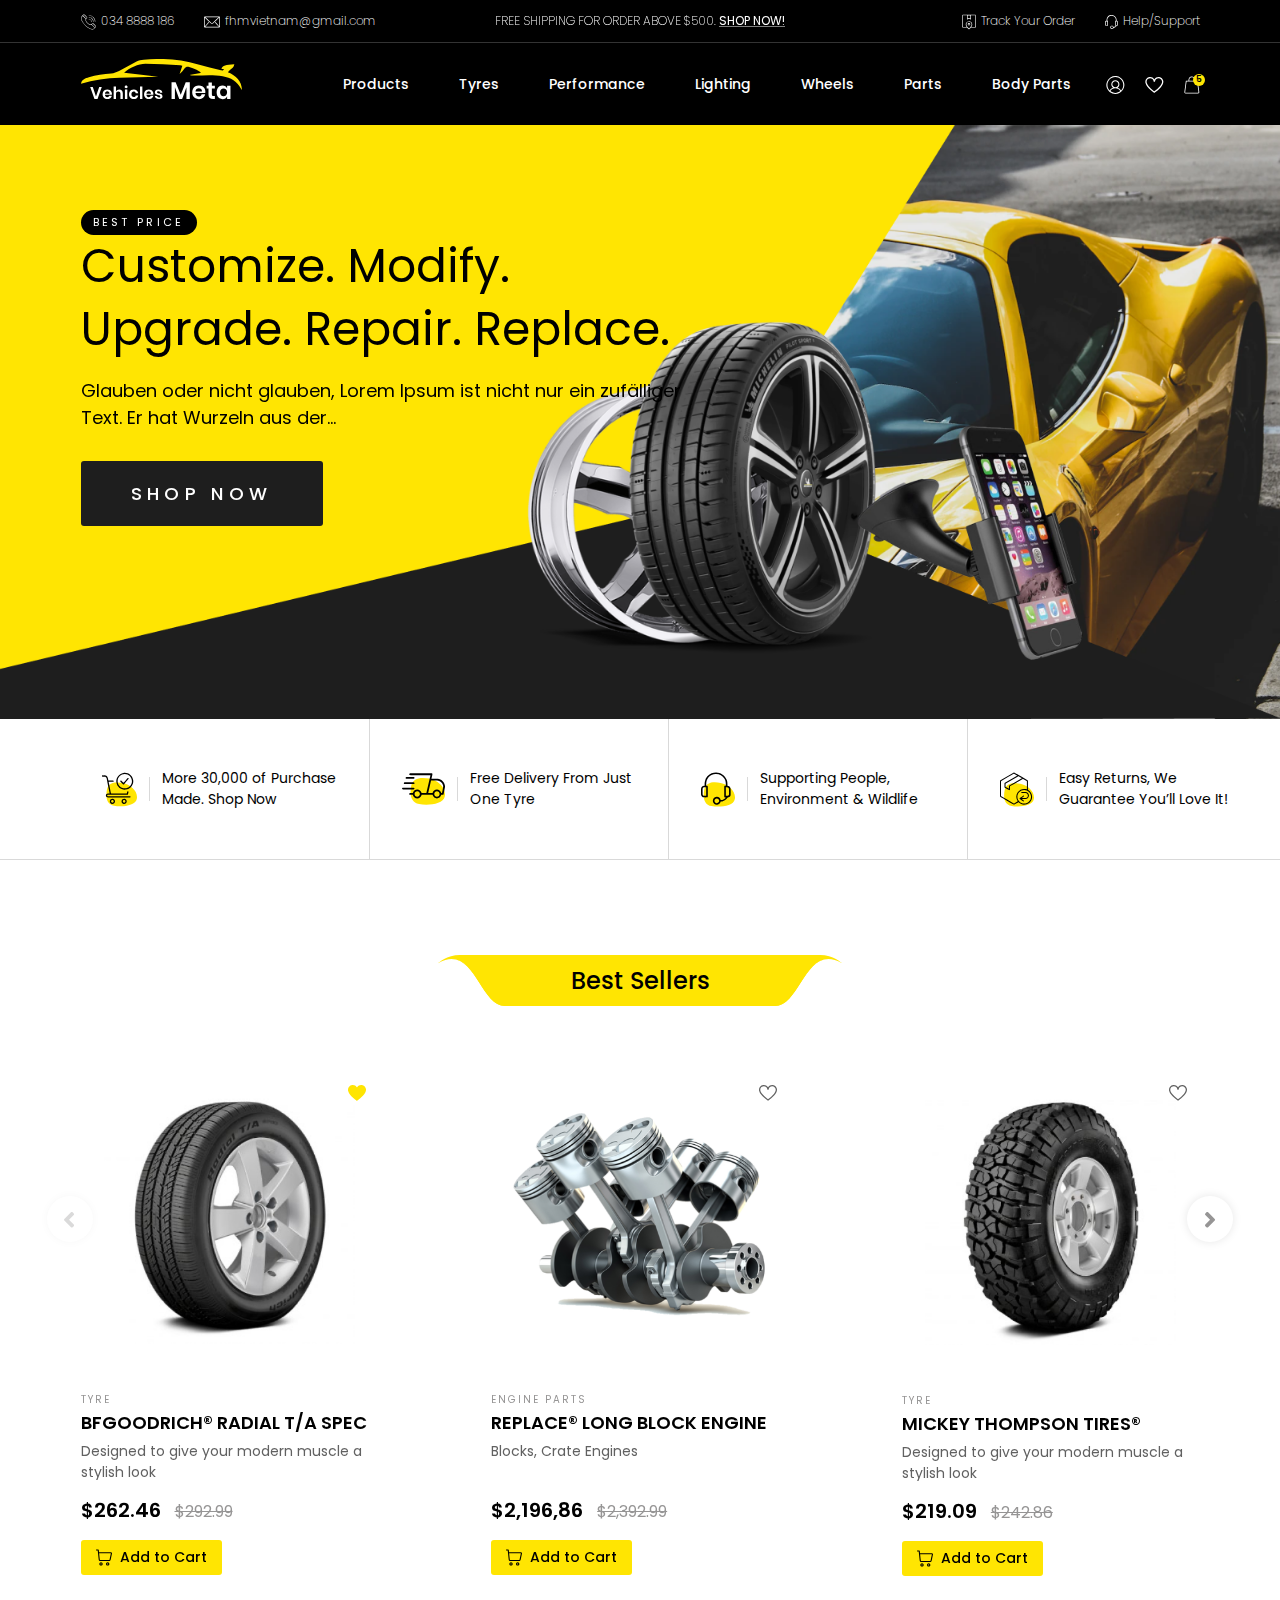
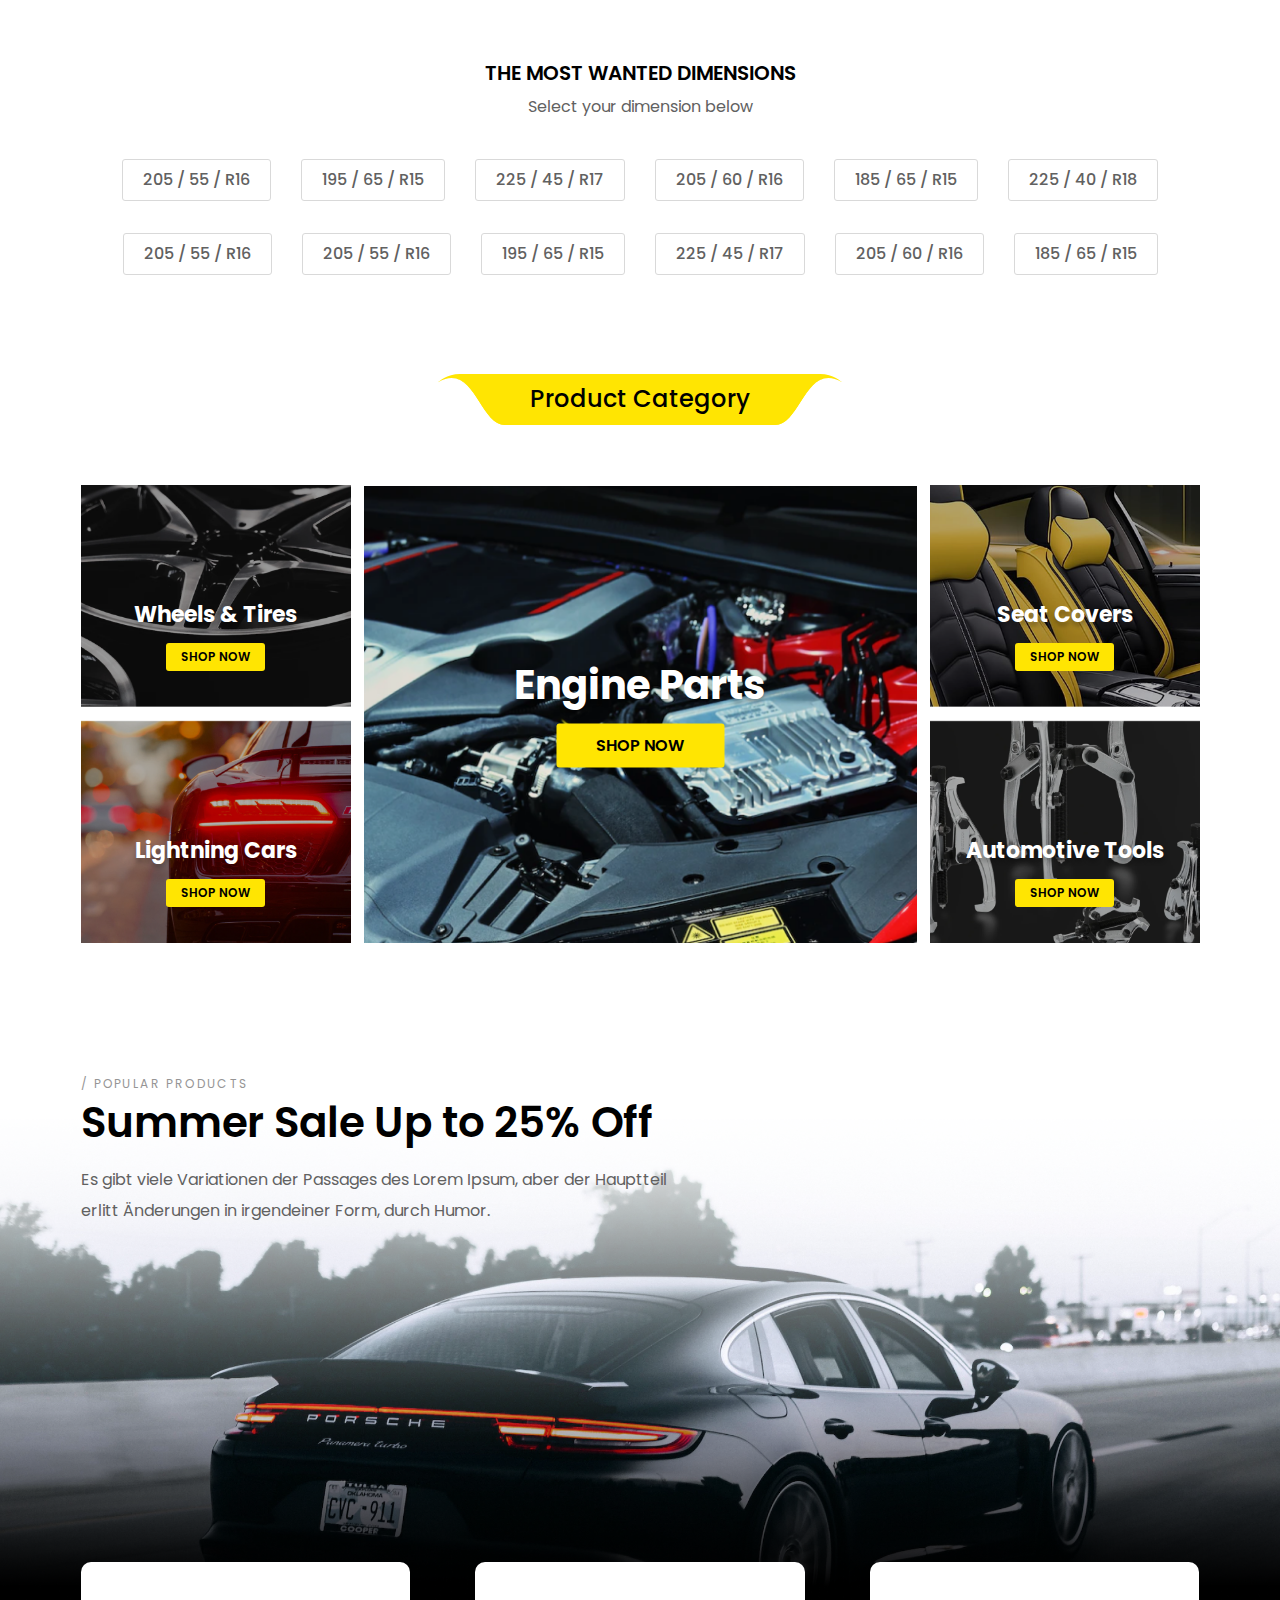
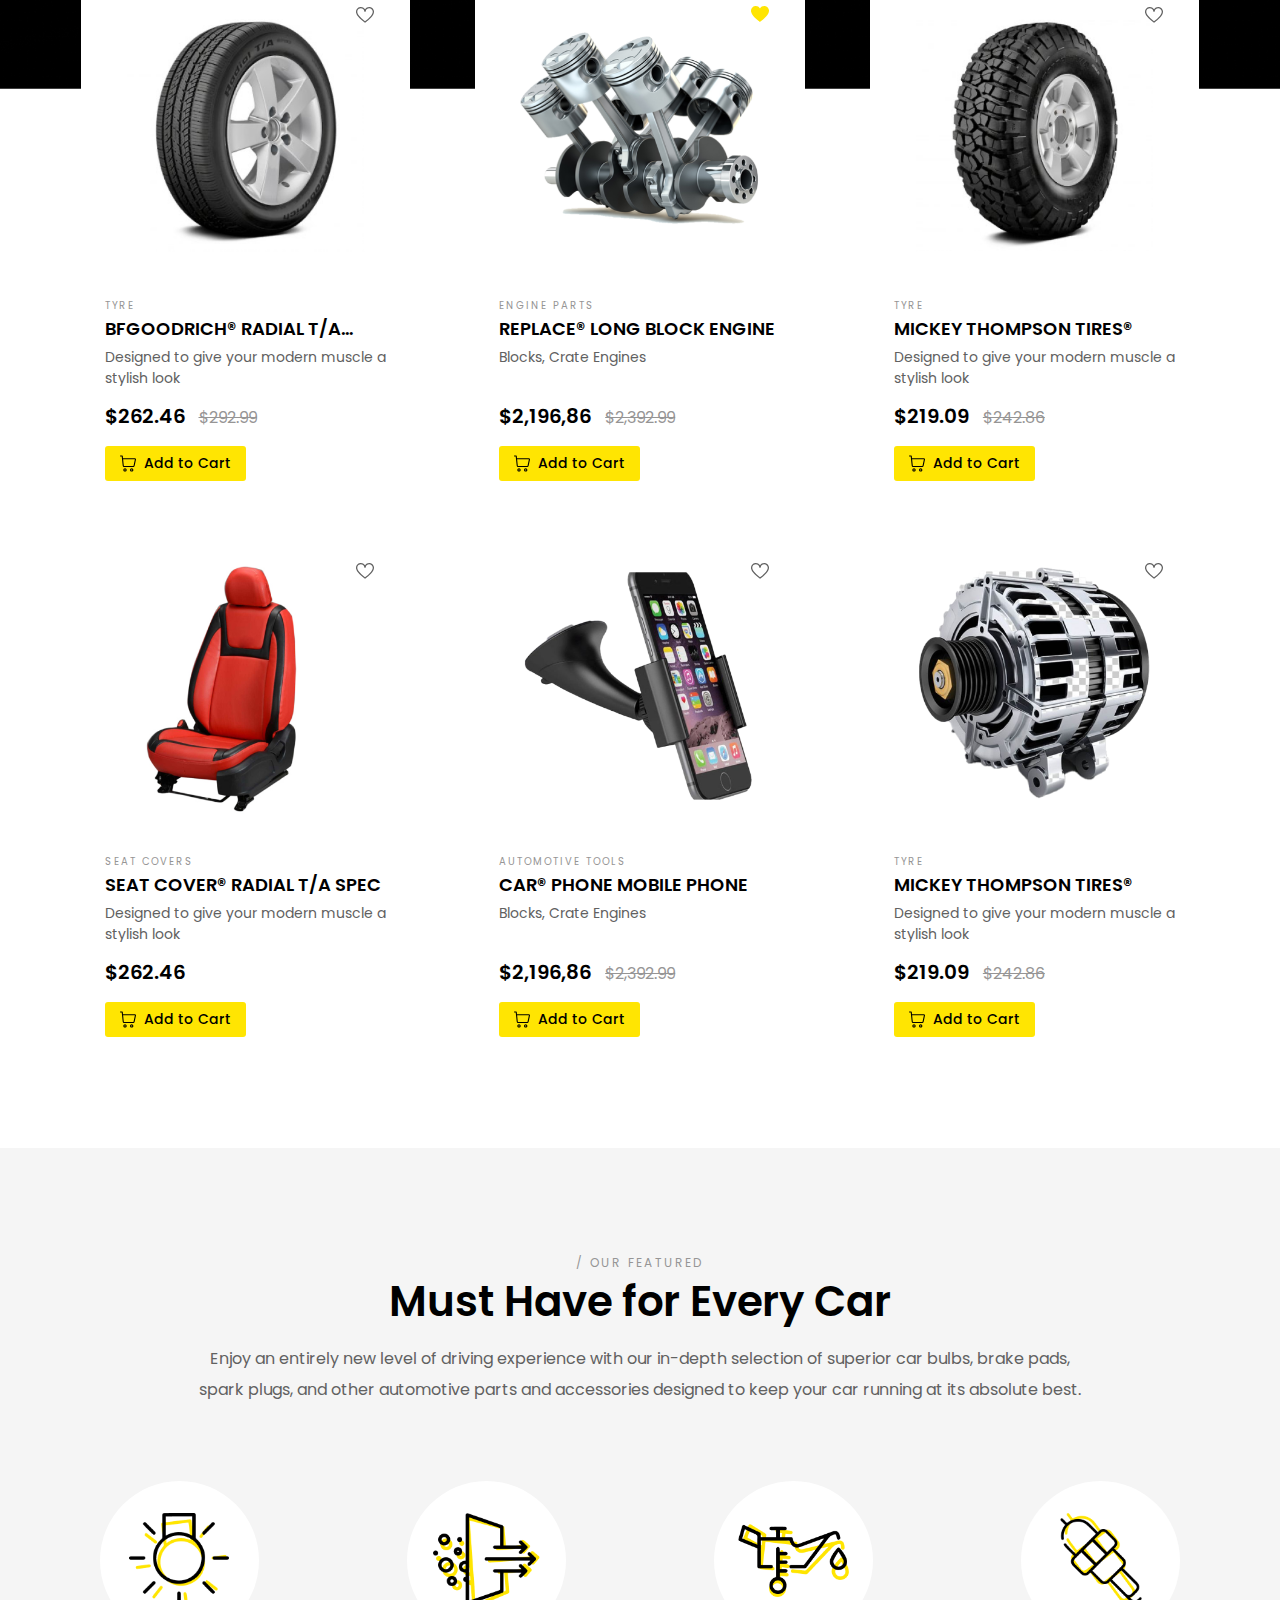
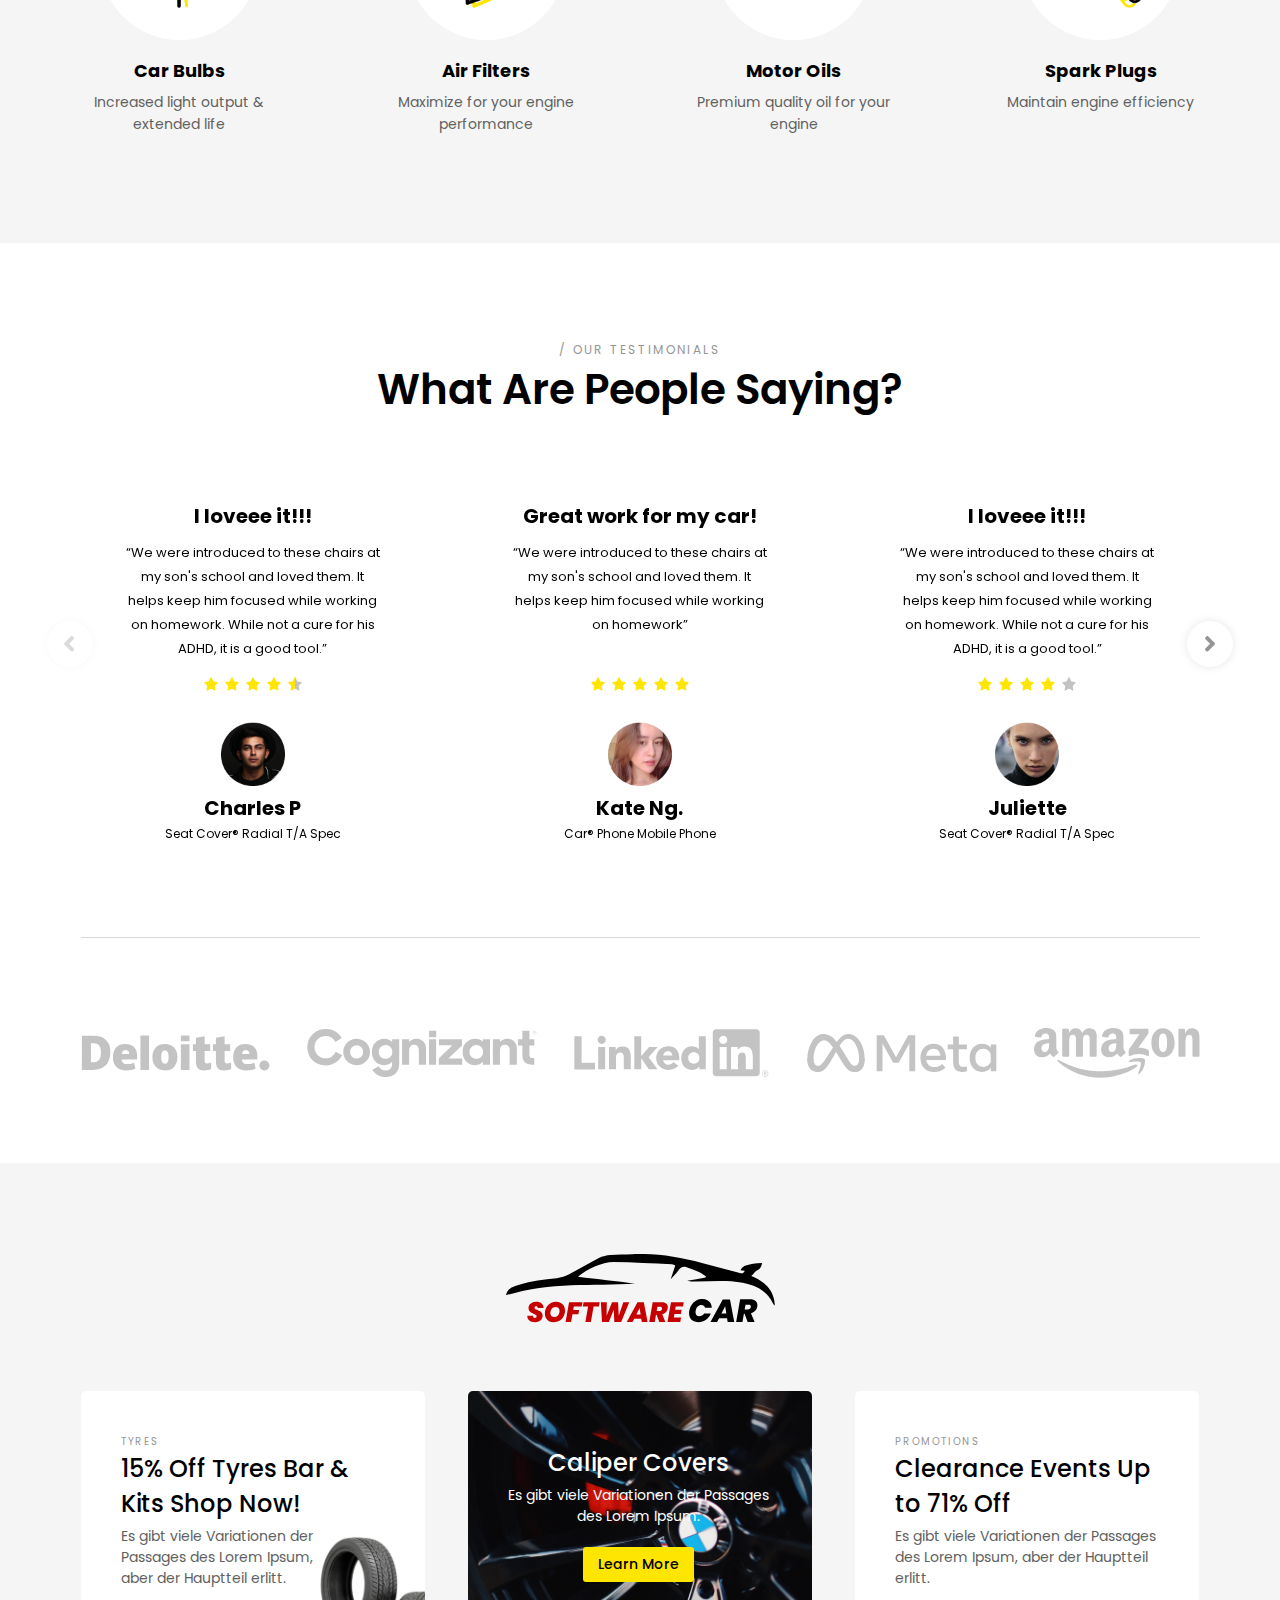
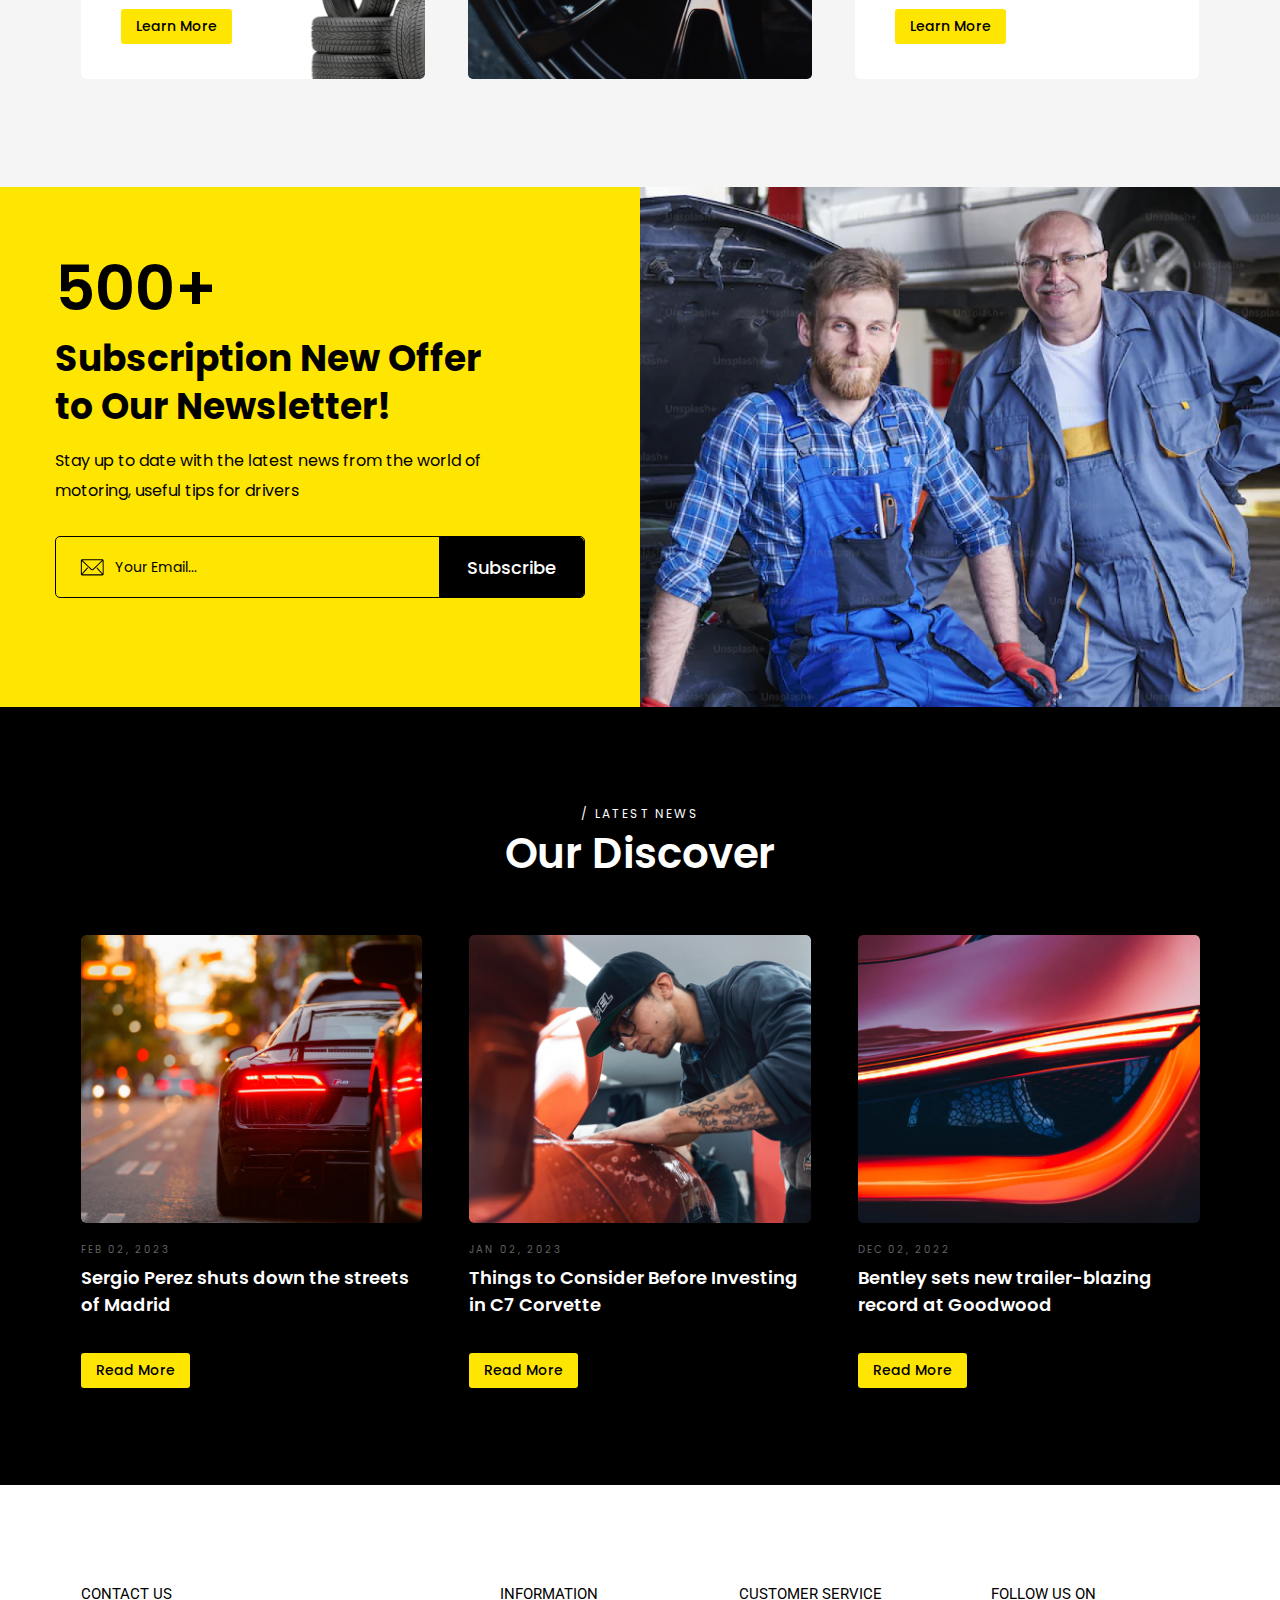
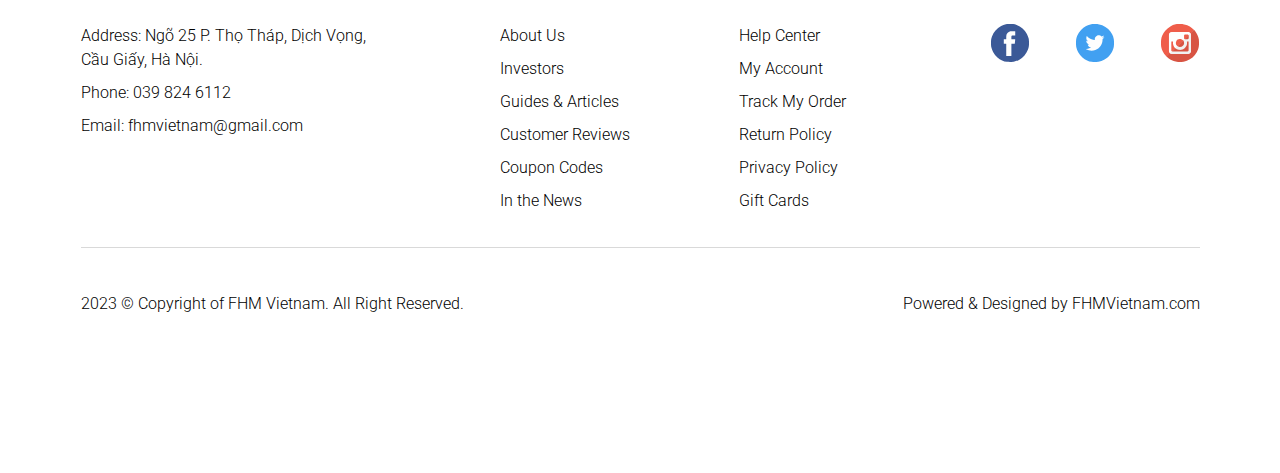
<file: index.html>
<!DOCTYPE html>
<html lang="en">
  <head>
    <meta charset="UTF-8" />
    <meta name="viewport" content="width=device-width, initial-scale=1.0" />
    <link rel="preconnect" href="https://fonts.googleapis.com" />
    <link rel="preconnect" href="https://fonts.gstatic.com" crossorigin />
    <link
      href="https://fonts.googleapis.com/css2?family=Poppins:wght@100;300;400;500;600;700&display=swap"
      rel="stylesheet"
    />
    <link rel="stylesheet" href="./assets/bootstrap/css/bootstrap.min.css" />
    <link rel="stylesheet" href="./assets/swiper/swiper-bundle.min.css" />
    <link rel="stylesheet" href="assets/css/style.css" />
    <script src="assets/bootstrap/js/bootstrap.min.js"></script>

    <title>Auto Car</title>
  </head>
  <body>
    <!-- START HEADER-->
    <header class="header">
      <div class="header-topbar">
        <div class="container">
          <div class="header-topbar-content row">
            <div class="col-lg-4">
              <div class="header-info">
                <div class="header-info-item">
                  <div class="header-info-icon">
                    <img
                      src="assets/images/topbar-phone.svg"
                      alt="Phone"
                      title="Phone"
                    />
                  </div>
                  <a href="tel:034 8888 186" title="Phone">034 8888 186</a>
                </div>
                <div class="header-info-item">
                  <div class="header-info-icon">
                    <img
                      src="assets/images/topbar-mail.svg"
                      alt="Mail"
                      title="Mail"
                    />
                  </div>
                  <a href="mailto:fhmvietnam@gmail.com" title="Mail"
                    >fhmvietnam@gmail.com</a
                  >
                </div>
              </div>
            </div>
            <div class="col-lg-4">
              <div class="header-topbar-notice">
                <div class="swiper header-topbar-slider">
                  <div class="swiper-wrapper">
                    <div class="swiper-slide header-topbar-slide">
                      <p>
                        Free Shipping for order above $500.
                        <a href="#" title="shop now">Shop now!</a>
                      </p>
                    </div>
                    <div class="swiper-slide header-topbar-slide">
                      <p>
                        Free Shipping for order above $500.
                        <a href="#" title="shop now">Shop now!</a>
                      </p>
                    </div>
                    <div class="swiper-slide header-topbar-slide">
                      <p>
                        Free Shipping for order above $500.
                        <a href="#" title="shop now">Shop now!</a>
                      </p>
                    </div>
                  </div>
                </div>
              </div>
            </div>
            <div class="col-lg-4">
              <div class="header-info header-info-last">
                <div class="header-info-item">
                  <div class="header-info-icon">
                    <img
                      src="assets/images/topbar-map.svg"
                      alt="Track Your Order"
                      title="Track Your Order"
                    />
                  </div>
                  <a href="#" title="Track Your Order">Track Your Order</a>
                </div>
                <div class="header-info-item">
                  <div class="header-info-icon">
                    <img
                      src="assets/images/topbar-headphone.svg"
                      alt="Help/Support"
                      title="Help/Support"
                    />
                  </div>
                  <a href="#" title="Help/Support">Help/Support</a>
                </div>
              </div>
            </div>
          </div>
        </div>
      </div>
      <div class="header-main">
        <div class="container header-container">
          <a href="homepage.html" title="Vehicles Meta" class="header-logo">
            <img
              src="assets/images/header-logo.svg"
              alt="Vehicles Meta"
              title="Vehicles Meta"
            />
          </a>
          <div class="header-content navbar navbar-expand-lg navbar-light">
            <button
              class="navbar-toggler"
              type="button"
              data-bs-toggle="collapse"
              data-bs-target="#navbarToggler"
              aria-controls="navbarToggler"
              aria-expanded="false"
              aria-label="Toggle navigation"
            >
              <span class="navbar-toggler-icon"></span>
            </button>
            <div class="collapse navbar-collapse" id="navbarToggler">
              <div class="navbar-nav">
                <nav class="header-nav">
                  <ul>
                    <li class="nav-item">
                      <a class="nav-link" href="#" title="Products">Products</a>
                      <div class="mega-wrapper">
                        <div class="container">
                          <h2 class="mega-heading">Products</h2>
                          <div class="row">
                            <div class="col-lg-8">
                              <div class="mega-main">
                                <a href="#" title="Dash Kits" class="mega-item">
                                  <div class="mega-item-image">
                                    <img
                                      src="./assets/images/menu/product1.png"
                                      alt="Dash Kits"
                                      title="Dash Kits"
                                    />
                                  </div>
                                  <p class="mega-item-title">dash kits</p>
                                </a>
                                <a
                                  href="#"
                                  title="Seat Covers"
                                  class="mega-item"
                                >
                                  <div class="mega-item-image">
                                    <img
                                      src="./assets/images/menu/product2.png"
                                      alt="Seat Covers"
                                      title="Seat Covers"
                                    />
                                  </div>
                                  <p class="mega-item-title">Seat Covers</p>
                                </a>
                                <a
                                  href="#"
                                  title="Steering Wheels"
                                  class="mega-item"
                                >
                                  <div class="mega-item-image">
                                    <img
                                      src="./assets/images/menu/product3.png"
                                      alt="Steering Wheels"
                                      title="Steering Wheels"
                                    />
                                  </div>
                                  <p class="mega-item-title">Steering Wheels</p>
                                </a>
                                <a
                                  href="#"
                                  title="Sun Shades"
                                  class="mega-item"
                                >
                                  <div class="mega-item-image">
                                    <img
                                      src="./assets/images/menu/product4.png"
                                      alt="Sun Shades"
                                      title="Sun Shades"
                                    />
                                  </div>
                                  <p class="mega-item-title">Sun Shades</p>
                                </a>
                                <a
                                  href="#"
                                  title="Custom Gauges"
                                  class="mega-item"
                                >
                                  <div class="mega-item-image">
                                    <img
                                      src="./assets/images/menu/product5.png"
                                      alt="Custom Gauges"
                                      title="Custom Gauges"
                                    />
                                  </div>
                                  <p class="mega-item-title">Custom Gauges</p>
                                </a>
                                <a
                                  href="#"
                                  title="Cargo Liners"
                                  class="mega-item"
                                >
                                  <div class="mega-item-image">
                                    <img
                                      src="./assets/images/menu/product6.png"
                                      alt="Cargo Liners"
                                      title="Cargo Liners"
                                    />
                                  </div>
                                  <p class="mega-item-title">Cargo Liners</p>
                                </a>
                                <a href="#" title="Seats" class="mega-item">
                                  <div class="mega-item-image">
                                    <img
                                      src="./assets/images/menu/product10.png"
                                      alt="Seats"
                                      title="Seats"
                                    />
                                  </div>
                                  <p class="mega-item-title">Seats</p>
                                </a>
                                <a
                                  href="#"
                                  title="Shift Knobs"
                                  class="mega-item"
                                >
                                  <div class="mega-item-image">
                                    <img
                                      src="./assets/images/menu/product8.png"
                                      alt="Shift Knobs"
                                      title="Shift Knobs"
                                    />
                                  </div>
                                  <p class="mega-item-title">Shift Knobs</p>
                                </a>
                                <a href="#" title="Pedals" class="mega-item">
                                  <div class="mega-item-image">
                                    <img
                                      src="./assets/images/menu/product12.png"
                                      alt="Pedals"
                                      title="Pedals"
                                    />
                                  </div>
                                  <p class="mega-item-title">Pedals</p>
                                </a>
                                <a
                                  href="#"
                                  title="Pet Travel"
                                  class="mega-item"
                                >
                                  <div class="mega-item-image">
                                    <img
                                      src="./assets/images/menu/product13.png"
                                      alt="Pet Travel"
                                      title="Pet Travel"
                                    />
                                  </div>
                                  <p class="mega-item-title">Pet Travel</p>
                                </a>
                                <a
                                  href="#"
                                  title="Van Equipment"
                                  class="mega-item"
                                >
                                  <div class="mega-item-image">
                                    <img
                                      src="./assets/images/menu/product7.png"
                                      alt="Van Equipment"
                                      title="Van Equipment"
                                    />
                                  </div>
                                  <p class="mega-item-title">Van Equipment</p>
                                </a>
                                <a
                                  href="#"
                                  title="Dash Covers"
                                  class="mega-item"
                                >
                                  <div class="mega-item-image">
                                    <img
                                      src="./assets/images/menu/product11.png"
                                      alt="Dash Covers"
                                      title="Dash Covers"
                                    />
                                  </div>
                                  <p class="mega-item-title">Dash Covers</p>
                                </a>
                                <a
                                  href="#"
                                  title="Car Organizers"
                                  class="mega-item"
                                >
                                  <div class="mega-item-image">
                                    <img
                                      src="./assets/images/menu/product9.png"
                                      alt="Car Organizers"
                                      title="Car Organizers"
                                    />
                                  </div>
                                  <p class="mega-item-title">Car Organizers</p>
                                </a>
                              </div>
                            </div>
                            <div class="col-lg-4">
                              <div class="mega-image">
                                <img
                                  src="./assets/images/menu/car.jpg"
                                  alt="car"
                                  title="car"
                                />
                              </div>
                            </div>
                          </div>
                        </div>
                      </div>
                    </li>
                    <li class="nav-item">
                      <a class="nav-link" href="#" title="Tyres">Tyres</a>
                    </li>
                    <li class="nav-item">
                      <a class="nav-link" href="#" title="Performance"
                        >Performance</a
                      >
                    </li>
                    <li class="nav-item">
                      <a class="nav-link" href="#" title="Lighting">Lighting</a>
                    </li>
                    <li class="nav-item">
                      <a class="nav-link" href="#" title="Wheels">Wheels</a>
                    </li>
                    <li class="nav-item">
                      <a class="nav-link" href="#" title="Parts">Parts</a>
                    </li>
                    <li class="nav-item">
                      <a class="nav-link" href="#" title="Body Parts"
                        >Body Parts
                      </a>
                    </li>
                  </ul>
                </nav>
                <div class="header-select">
                  <a href="#" title="account"
                    ><svg
                      width="19"
                      height="18"
                      viewBox="0 0 19 18"
                      fill="none"
                      xmlns="http://www.w3.org/2000/svg"
                    >
                      <path
                        d="M10.0135 17.9537C9.57225 17.9537 9.13101 17.9537 8.69418 17.9537C8.44708 17.9184 8.19999 17.8919 7.9573 17.8522C5.78198 17.4815 3.92434 16.502 2.52561 14.7899C0.209082 11.9528 -0.293934 8.7714 1.13128 5.40472C2.83448 1.385 7.05717 -0.706493 11.324 0.215704C14.7436 0.952579 17.519 3.79418 18.1588 7.21381C18.225 7.58004 18.278 7.95069 18.3353 8.31692C18.3353 8.75816 18.3353 9.1994 18.3353 9.63623C18.3 9.88333 18.2736 10.1304 18.2338 10.3731C17.8588 12.5749 16.8351 14.4061 15.1319 15.8533C14.0288 16.7888 12.7668 17.4198 11.3549 17.7286C10.9136 17.8257 10.4591 17.8786 10.0135 17.9537ZM7.07923 11.6439C4.89508 10.0951 4.80683 7.20499 6.38207 5.51062C7.90435 3.87361 10.4944 3.77653 12.1315 5.31647C12.908 6.04452 13.3405 6.95348 13.3978 8.01687C13.4772 9.53033 12.8551 10.7261 11.6284 11.6395C13.1066 12.1778 14.2627 13.0956 15.1231 14.384C18 11.3615 18.0882 6.34015 14.7877 3.21615C11.5181 0.118631 6.2894 0.356902 3.31984 3.85154C0.49589 7.1741 1.06068 11.8292 3.59341 14.3796C4.01259 13.7486 4.5112 13.1971 5.10246 12.7338C5.69814 12.266 6.35118 11.9086 7.07923 11.6439ZM4.38324 15.1076C7.19836 17.5212 11.6593 17.4374 14.3244 15.0988C13.111 13.2721 11.4211 12.2837 9.21484 12.3278C7.12777 12.3763 5.52606 13.3647 4.38324 15.1076ZM12.3477 8.26838C12.3477 6.62255 10.9931 5.27234 9.35163 5.27234C7.71462 5.27676 6.36883 6.61813 6.36442 8.25514C6.35559 9.89657 7.71021 11.2556 9.35163 11.26C10.9886 11.2688 12.3477 9.91422 12.3477 8.26838Z"
                        fill="white"
                      />
                    </svg>
                  </a>
                  <a href="#" title="wishlist"
                    ><svg
                      width="19"
                      height="16"
                      viewBox="0 0 19 16"
                      fill="none"
                      xmlns="http://www.w3.org/2000/svg"
                    >
                      <path
                        d="M9.32089 15.9298C6.76763 14.1109 4.37661 12.1298 2.42537 9.67043C1.57998 8.60301 0.858401 7.463 0.504018 6.12233C-0.243175 3.31715 1.56717 0.494895 4.44493 0.0850064C6.41752 -0.196792 8.00157 0.546132 9.16292 2.16861C9.21842 2.24546 9.26539 2.32232 9.3337 2.42906C9.38067 2.36074 9.4191 2.30524 9.45325 2.254C10.5378 0.56748 12.4634 -0.21814 14.2566 0.0892763C16.3018 0.443659 17.8005 1.87827 18.2274 3.83805C18.4879 5.04637 18.2573 6.19064 17.745 7.29222C17.1686 8.53469 16.353 9.61492 15.4479 10.6311C13.6632 12.625 11.6222 14.3286 9.43618 15.8615C9.40202 15.8785 9.37213 15.8956 9.32089 15.9298ZM8.70606 4.84142C8.68898 4.68772 8.67617 4.55963 8.65909 4.4358C8.38157 1.86119 5.43549 0.465008 3.24942 1.874C1.802 2.80479 1.25975 4.55109 1.88739 6.25896C2.28874 7.35199 2.94627 8.29559 3.68066 9.18368C4.98291 10.7635 6.49437 12.1298 8.09123 13.4021C8.50112 13.7266 8.91955 14.0426 9.3337 14.3628C11.3789 12.8343 13.3002 11.2075 14.927 9.25627C15.6059 8.44076 16.2164 7.57829 16.6434 6.60053C16.9679 5.85761 17.1344 5.09334 17.0063 4.27783C16.7459 2.61692 15.3411 1.39153 13.6034 1.3104C12.0193 1.23782 10.4993 2.37355 10.1022 3.94052C10.0297 4.23086 9.9955 4.53401 9.94427 4.84142C9.53438 4.84142 9.12449 4.84142 8.70606 4.84142Z"
                        fill="white"
                      />
                    </svg>
                  </a>
                  <div class="header-cart">
                    <svg
                      width="16"
                      height="18"
                      viewBox="0 0 16 18"
                      fill="none"
                      xmlns="http://www.w3.org/2000/svg"
                    >
                      <path
                        d="M11.1885 4.67432C11.8795 4.67432 12.5435 4.67432 13.2007 4.67432C13.7155 4.67432 13.8104 4.75562 13.8714 5.25019C14.3185 8.65121 14.7657 12.0455 15.2128 15.4465C15.2535 15.7581 15.3212 16.063 15.3348 16.3746C15.3415 16.5305 15.2873 16.7134 15.1993 16.8353C15.0638 17.025 14.8808 17.1876 14.6979 17.3299C14.6031 17.4044 14.454 17.4519 14.3253 17.4519C9.9961 17.4586 5.66692 17.4586 1.33773 17.4519C1.20223 17.4519 1.03286 17.3841 0.931233 17.296C0.267289 16.7134 0.280838 16.7134 0.396012 15.8665C0.714434 13.4953 1.01931 11.1173 1.33095 8.73929C1.48678 7.55367 1.6426 6.37483 1.79842 5.18922C1.8594 4.75562 1.9678 4.66755 2.41494 4.66755C3.07889 4.66755 3.73606 4.66078 4.4 4.66078C4.41355 4.66078 4.4271 4.64722 4.47453 4.63367C4.47453 4.4101 4.47453 4.17975 4.47453 3.94263C4.4813 2.07952 5.77531 0.663558 7.62487 0.507734C9.42701 0.351911 11.1207 1.8695 11.1817 3.69196C11.1953 4.0036 11.1885 4.31525 11.1885 4.67432ZM13.0719 5.49409C12.9839 5.48732 12.95 5.48732 12.9161 5.48732C9.54896 5.48732 6.17504 5.48732 2.80789 5.48054C2.59109 5.48054 2.56399 5.58217 2.54367 5.75154C2.3201 7.49947 2.08297 9.24063 1.85262 10.9886C1.62228 12.7094 1.3987 14.4302 1.17513 16.1511C1.12771 16.4898 1.28353 16.6592 1.62228 16.6592C5.76177 16.6592 9.90125 16.6592 14.0407 16.6592C14.3592 16.6592 14.5285 16.483 14.4879 16.1714C14.3456 15.0874 14.2033 14.0102 14.0611 12.9262C13.7968 10.9411 13.5394 8.94931 13.2752 6.96426C13.2074 6.46968 13.1397 5.98189 13.0719 5.49409ZM5.2672 4.64722C7.00158 4.64722 8.68176 4.64722 10.3755 4.64722C10.3755 4.32203 10.3891 4.01038 10.3755 3.69873C10.3281 2.44537 9.29151 1.40203 8.01105 1.31395C6.75091 1.22588 5.55174 2.1405 5.35527 3.37354C5.28752 3.78681 5.29429 4.20685 5.2672 4.64722Z"
                        fill="white"
                      />
                    </svg>
                    <span class="header-cart-quantity">5</span>
                  </div>
                </div>
              </div>
            </div>
          </div>
        </div>
      </div>
    </header>
    <!-- END HEADER-->

    <main class="position-relative" id="fhm-homepage">
      <!-- START SLIDER-->
      <section class="slider">
        <div class="swiper slider-content">
          <div class="swiper-wrapper">
            <div class="swiper-slide slider-item">
              <img
                src="./assets/images/slider/slide.png"
                alt="Customize. Modify. Upgrade. Repair. Replace"
                title="Customize. Modify. Upgrade. Repair. Replace"
              />
              <div class="slider-item-container">
                <div class="container">
                  <div class="slider-item-content">
                    <h5>Best Price</h5>
                    <h2>Customize. Modify. Upgrade. Repair. Replace.</h2>
                    <p>
                      Glauben oder nicht glauben, Lorem Ipsum ist nicht nur ein
                      zufälliger Text. Er hat Wurzeln aus der...
                    </p>
                    <a
                      href="#"
                      title="Customize. Modify. Upgrade. Repair. Replace"
                      >Shop Now</a
                    >
                  </div>
                </div>
              </div>
            </div>
            <div class="swiper-slide slider-item">
              <img
                src="./assets/images/slider/slide.png"
                alt="Customize. Modify. Upgrade. Repair. Replace"
                title="Customize. Modify. Upgrade. Repair. Replace"
              />
              <div class="slider-item-container">
                <div class="container">
                  <div class="slider-item-content">
                    <h5>Best Price</h5>
                    <h2>Customize. Modify. Upgrade. Repair. Replace.</h2>
                    <p>
                      Glauben oder nicht glauben, Lorem Ipsum ist nicht nur ein
                      zufälliger Text. Er hat Wurzeln aus der...
                    </p>
                    <a
                      href="#"
                      title="Customize. Modify. Upgrade. Repair. Replace"
                      >Shop Now</a
                    >
                  </div>
                </div>
              </div>
            </div>
            <div class="swiper-slide slider-item">
              <img
                src="./assets/images/slider/slide.png"
                alt="Customize. Modify. Upgrade. Repair. Replace"
                title="Customize. Modify. Upgrade. Repair. Replace"
              />
              <div class="slider-item-container">
                <div class="container">
                  <div class="slider-item-content">
                    <h5>Best Price</h5>
                    <h2>Customize. Modify. Upgrade. Repair. Replace.</h2>
                    <p>
                      Glauben oder nicht glauben, Lorem Ipsum ist nicht nur ein
                      zufälliger Text. Er hat Wurzeln aus der...
                    </p>
                    <a
                      href="#"
                      title="Customize. Modify. Upgrade. Repair. Replace"
                      >Shop Now</a
                    >
                  </div>
                </div>
              </div>
            </div>
          </div>
        </div>
      </section>
      <!-- END SLIDER-->

      <!-- START BENEFITS -->
      <section class="benefits">
        <div class="container">
          <div class="benefits-scroll row">
            <div class="col-6 col-md-4 col-lg-3 col-xl-3 benefits-box">
              <div class="benefits-img">
                <img
                  src="assets/images/benefit-1.svg"
                  alt="More 30,000 of Purchase Made"
                  title="More 30,000 of Purchase Made"
                />
              </div>
              <div class="vertical-line"></div>
              <p>
                More 30,000 of Purchase Made.
                <a href="#" title="Shop Now">Shop Now</a>
              </p>
            </div>
            <div class="col-6 col-md-4 col-lg-3 col-xl-3 benefits-box">
              <div class="benefits-img">
                <img
                  src="assets/images/benefit-2.svg"
                  alt="Free Delivery From Just One Tyre"
                  title="Free Delivery From Just One Tyre"
                />
              </div>
              <div class="vertical-line"></div>
              <p>Free Delivery From Just One Tyre</p>
            </div>
            <div class="col-6 col-md-4 col-lg-3 col-xl-3 benefits-box">
              <div class="benefits-img">
                <img
                  src="assets/images/benefit-3.svg"
                  alt="Supporting People, Environment & Wildlife"
                  title="Supporting People, Environment & Wildlife"
                />
              </div>
              <div class="vertical-line"></div>
              <p>Supporting People, Environment & Wildlife</p>
            </div>
            <div class="col-6 col-md-4 col-lg-3 col-xl-3 benefits-box">
              <div class="benefits-img">
                <img
                  src="assets/images/benefit-4.svg"
                  alt="Easy Returns, We Guarantee You’ll Love It!"
                  title="Easy Returns, We Guarantee You’ll Love It!"
                />
              </div>
              <div class="vertical-line"></div>
              <p>Easy Returns, We Guarantee You’ll Love It!</p>
            </div>
          </div>
        </div>
      </section>
      <!-- END BENEFITS-->

      <!-- START BEST SELLER -->
      <section class="bestSeller">
        <div class="container">
          <div class="title-shape">
            <h3>Best Sellers</h3>
            <div class="title-shape-bg">
              <svg
                class="d-sm-block d-none"
                width="404"
                height="51"
                viewBox="0 0 404 51"
                fill="none"
                xmlns="http://www.w3.org/2000/svg"
              >
                <g clip-path="url(#clip0_213_4249)">
                  <path
                    d="M382.226 0H21.8661C8.97608 0 0.106079 8.16 0.106079 8.16C36.6061 -12.62 41.0061 50.96 67.2261 50.96H336.866C363.086 50.96 367.486 -12.62 403.986 8.16C403.986 8.16 395.116 0 382.226 0Z"
                    fill="#FFE502"
                  />
                  <path
                    d="M67.226 50.96H336.866C359.376 50.96 365.806 4.08999 390.276 3.98999C388.576 3.96999 386.876 4.12999 385.216 4.56999C383.086 5.16999 381.036 6.07999 379.176 7.28999C375.466 9.74999 372.386 13.03 369.666 16.5C364.186 23.44 359.886 31.18 354.586 38.05C351.966 41.48 349.066 44.74 345.576 47.02C343.846 48.19 341.926 48.96 339.946 49.38C338.956 49.63 337.946 49.64 336.936 49.7L333.656 49.67L307.336 49.39C272.236 49.02 237.146 48.97 202.046 48.92C166.946 48.97 131.856 49.02 96.756 49.4L70.436 49.68L67.156 49.71C66.146 49.65 65.136 49.64 64.146 49.39C62.176 48.97 60.246 48.19 58.516 47.03C55.016 44.74 52.126 41.48 49.496 38.06C44.196 31.19 39.896 23.45 34.416 16.51C31.696 13.04 28.616 9.75999 24.906 7.29999C23.046 6.08999 20.986 5.17999 18.866 4.57999C17.206 4.13999 15.506 3.97999 13.806 3.99999C38.276 4.10999 44.706 50.97 67.216 50.97L67.226 50.96Z"
                    fill="#FFE502"
                  />
                </g>
                <defs>
                  <clipPath id="clip0_213_4249">
                    <rect
                      width="403.88"
                      height="50.96"
                      fill="white"
                      transform="translate(0.106079)"
                    />
                  </clipPath>
                </defs>
              </svg>
              <svg
                class="d-sm-none d-block"
                width="198"
                height="38"
                viewBox="0 0 198 38"
                fill="none"
                xmlns="http://www.w3.org/2000/svg"
              >
                <path
                  d="M33.3312 37.9919H164.853C175.833 37.9919 178.969 0.0822171 190.905 0.00133449C190.076 -0.014842 189.246 0.11457 188.437 0.470454C187.398 0.95575 186.398 1.69178 185.491 2.67046C183.681 4.66017 182.179 7.31313 180.852 10.1198C178.179 15.733 176.082 21.9933 173.496 27.55C172.218 30.3242 170.804 32.961 169.102 34.8051C168.258 35.7515 167.321 36.3743 166.355 36.714C165.873 36.9162 165.38 36.9243 164.887 36.9728L163.287 36.9485L150.449 36.7221C133.329 36.4228 116.213 36.3823 99.0922 36.3419C81.9715 36.3823 64.8557 36.4228 47.735 36.7301L34.8969 36.9566L33.2971 36.9809C32.8044 36.9323 32.3118 36.9243 31.8289 36.7221C30.868 36.3823 29.9266 35.7515 29.0827 34.8132C27.3755 32.961 25.9659 30.3242 24.6831 27.5581C22.0979 22.0014 20.0005 15.7411 17.3275 10.1278C16.0008 7.32121 14.4985 4.66826 12.6888 2.67855C11.7816 1.69987 10.7768 0.963838 9.74271 0.478542C8.93301 0.122658 8.1038 -0.00675379 7.2746 0.00942274C19.2103 0.0983936 22.3466 38 33.3263 38L33.3312 37.9919Z"
                  fill="#FFE502"
                />
                <path
                  d="M186.978 0H11.206C4.91867 0 0.592163 6.08477 0.592163 6.08477C18.3957 -9.41052 20.5419 38 33.3312 38H164.853C177.642 38 179.789 -9.41052 197.592 6.08477C197.592 6.08477 193.266 0 186.978 0Z"
                  fill="#FFE502"
                />
              </svg>
            </div>
          </div>
          <div class="bestSeller-products main-slider">
            <div class="swiper-container bestSeller-slider">
              <div class="swiper-wrapper">
                <div class="swiper-slide">
                  <div class="product product-best">
                    <div class="product-img">
                      <a href="#" title="BFGOODRICH® RADIAL T/A SPEC">
                        <img
                          src="./assets/images/imageproduct/product1.png"
                          alt="BFGOODRICH® RADIAL T/A SPEC"
                          title="BFGOODRICH® RADIAL T/A SPEC"
                        />
                      </a>
                      <div class="product-wishlist active">
                        <div class="product-wishlist-hidden">
                          <svg
                            width="18"
                            height="16"
                            viewBox="0 0 18 16"
                            fill="none"
                            xmlns="http://www.w3.org/2000/svg"
                          >
                            <path
                              d="M8.98557 15.9059C6.4323 14.087 4.04128 12.1059 2.09004 9.64654C1.24465 8.57912 0.523074 7.43912 0.168691 6.09844C-0.578502 3.29326 1.23184 0.471009 4.1096 0.0611202C6.08219 -0.220678 7.66624 0.522246 8.82759 2.14472C8.88309 2.22158 8.93006 2.29843 8.99838 2.40517C9.04534 2.33686 9.08377 2.28135 9.11793 2.23012C10.2024 0.543594 12.128 -0.242026 13.9213 0.0653901C15.9665 0.419773 17.4651 1.85438 17.8921 3.81416C18.1526 5.02248 17.922 6.16676 17.4096 7.26833C16.8332 8.51081 16.0177 9.59103 15.1125 10.6072C13.3278 12.6012 11.2869 14.3048 9.10085 15.8376C9.06669 15.8546 9.0368 15.8717 8.98557 15.9059Z"
                              fill="#FFE502"
                            />
                          </svg>
                        </div>
                        <div class="product-wishlist-show">
                          <svg
                            width="18"
                            height="17"
                            viewBox="0 0 18 17"
                            fill="none"
                            xmlns="http://www.w3.org/2000/svg"
                          >
                            <path
                              d="M8.98557 16.8658C6.4323 15.047 4.04129 13.0658 2.09004 10.6065C1.24465 9.53908 0.523074 8.39908 0.168691 7.0584C-0.578502 4.25322 1.23184 1.43097 4.1096 1.02108C6.08219 0.739283 7.66624 1.48221 8.82759 3.10468C8.8831 3.18154 8.93006 3.25839 8.99838 3.36513C9.04534 3.29682 9.08377 3.24131 9.11793 3.19008C10.2024 1.50356 12.128 0.717934 13.9213 1.02535C15.9665 1.37973 17.4651 2.81434 17.8921 4.77413C18.1526 5.98244 17.922 7.12672 17.4096 8.22829C16.8332 9.47077 16.0177 10.551 15.1126 11.5672C13.3278 13.5611 11.2869 15.2647 9.10085 16.7975C9.06669 16.8146 9.0368 16.8317 8.98557 16.8658ZM8.37073 5.7775C8.35366 5.62379 8.34085 5.4957 8.32377 5.37188C8.04624 2.79727 5.10016 1.40108 2.91409 2.81008C1.46667 3.74086 0.924423 5.48716 1.55206 7.19503C1.95341 8.28807 2.61094 9.23167 3.34533 10.1198C4.64758 11.6995 6.15904 13.0658 7.7559 14.3382C8.16579 14.6627 8.58422 14.9786 8.99838 15.2989C11.0436 13.7703 12.9649 12.1436 14.5917 10.1923C15.2705 9.37683 15.8811 8.51436 16.3081 7.5366C16.6326 6.79368 16.7991 6.02941 16.671 5.2139C16.4105 3.553 15.0058 2.3276 13.2681 2.24648C11.684 2.17389 10.164 3.30963 9.76692 4.8766C9.69433 5.16694 9.66018 5.47008 9.60894 5.7775C9.19905 5.7775 8.78916 5.7775 8.37073 5.7775Z"
                              fill="#616161"
                            />
                          </svg>
                        </div>
                      </div>
                    </div>
                    <div class="product-info">
                      <span class="product-type">TYRE</span>
                      <a
                        href="#"
                        class="product-name text-2-line text-short"
                        title="BFGOODRICH® RADIAL T/A SPEC"
                      >
                        BFGOODRICH® RADIAL T/A SPEC
                      </a>
                      <p class="product-des text-short text-3-line">
                        Designed to give your modern muscle a stylish look
                      </p>
                      <div class="product-price">
                        <span class="product-price-current">$262.46</span>
                        <span class="product-price-old">$292.99</span>
                      </div>
                    </div>
                    <button
                      class="main-btn"
                      data-bs-toggle="offcanvas"
                      data-bs-target="#cart-popup"
                      aria-controls="cart-popup"
                    >
                      <svg
                        width="16"
                        height="17"
                        viewBox="0 0 16 17"
                        fill="none"
                        xmlns="http://www.w3.org/2000/svg"
                      >
                        <path
                          d="M1.72117 1.54131C1.33081 1.54131 0.949755 1.54596 0.568694 1.54131C0.159752 1.53666 -0.109779 1.14631 0.0435745 0.77919C0.131869 0.560777 0.303811 0.435306 0.540812 0.430659C1.10776 0.426012 1.67935 0.421365 2.24629 0.430659C2.53906 0.435306 2.75282 0.649072 2.78535 0.946485C2.8597 1.62496 2.92941 2.30808 2.99912 2.98655C3.00841 3.05626 3.0177 3.12596 3.03165 3.21426C3.106 3.21426 3.18035 3.21426 3.2547 3.21426C7.11643 3.21426 10.9781 3.21426 14.8399 3.21426C15.4347 3.21426 15.9041 3.56279 15.9877 4.11579C16.0202 4.33885 15.9831 4.57585 15.9366 4.79891C15.5137 6.79251 15.0908 8.78611 14.654 10.7797C14.4774 11.5976 13.8175 12.1181 12.981 12.1181C10.1184 12.1181 7.25119 12.1181 4.38859 12.1181C3.45918 12.1181 2.77141 11.4768 2.67847 10.5566C2.51582 8.9534 2.33923 7.35016 2.17194 5.75156C2.02788 4.38068 1.88382 3.00979 1.7444 1.63425C1.73511 1.61566 1.73046 1.59243 1.72117 1.54131ZM3.13853 4.3342C3.20823 4.97085 3.27329 5.58427 3.33835 6.20233C3.48706 7.61969 3.63577 9.03705 3.78912 10.4544C3.83094 10.8262 4.03541 11.0074 4.41647 11.0074C7.26513 11.0074 10.1091 11.0074 12.9578 11.0074C13.311 11.0074 13.5062 10.8494 13.5805 10.5009C13.9383 8.83258 14.2962 7.15963 14.654 5.49133C14.7376 5.11027 14.8166 4.72456 14.9003 4.3342C10.9735 4.3342 7.06531 4.3342 3.13853 4.3342Z"
                          fill="black"
                        />
                        <path
                          d="M3.34302 14.9107C3.34302 13.9906 4.0912 13.2378 5.00667 13.2378C5.92679 13.2378 6.67962 13.986 6.67962 14.9014C6.67962 15.8216 5.93144 16.5744 5.01597 16.5744C4.10049 16.579 3.34302 15.8262 3.34302 14.9107ZM5.00667 15.4591C5.30873 15.4591 5.56432 15.2128 5.56432 14.9107C5.56897 14.6087 5.32267 14.3531 5.02061 14.3484C4.71391 14.3438 4.45367 14.5994 4.45367 14.9061C4.45832 15.2082 4.70926 15.4591 5.00667 15.4591Z"
                          fill="black"
                        />
                        <path
                          d="M11.6892 16.5746C10.7737 16.5746 10.0209 15.8218 10.0209 14.9017C10.0209 13.9862 10.7737 13.2334 11.6938 13.2334C12.6139 13.2334 13.3621 13.9862 13.3621 14.9063C13.3621 15.8265 12.6093 16.5746 11.6892 16.5746ZM11.6892 14.3487C11.3871 14.3487 11.1362 14.5996 11.1362 14.9017C11.1362 15.2038 11.3825 15.4547 11.6845 15.4593C11.9912 15.464 12.2515 15.2038 12.2468 14.8971C12.2468 14.595 11.9912 14.3487 11.6892 14.3487Z"
                          fill="black"
                        />
                      </svg>
                      Add to Cart
                    </button>
                  </div>
                </div>
                <div class="swiper-slide">
                  <div class="product product-best">
                    <div class="product-img">
                      <a href="#" title="Replace® Long Block Engine">
                        <img
                          src="./assets/images/imageproduct/product2.png"
                          alt="Replace® Long Block Engine"
                          title="Replace® Long Block Engine"
                        />
                      </a>
                      <div class="product-wishlist">
                        <div class="product-wishlist-hidden">
                          <svg
                            width="18"
                            height="16"
                            viewBox="0 0 18 16"
                            fill="none"
                            xmlns="http://www.w3.org/2000/svg"
                          >
                            <path
                              d="M8.98557 15.9059C6.4323 14.087 4.04128 12.1059 2.09004 9.64654C1.24465 8.57912 0.523074 7.43912 0.168691 6.09844C-0.578502 3.29326 1.23184 0.471009 4.1096 0.0611202C6.08219 -0.220678 7.66624 0.522246 8.82759 2.14472C8.88309 2.22158 8.93006 2.29843 8.99838 2.40517C9.04534 2.33686 9.08377 2.28135 9.11793 2.23012C10.2024 0.543594 12.128 -0.242026 13.9213 0.0653901C15.9665 0.419773 17.4651 1.85438 17.8921 3.81416C18.1526 5.02248 17.922 6.16676 17.4096 7.26833C16.8332 8.51081 16.0177 9.59103 15.1125 10.6072C13.3278 12.6012 11.2869 14.3048 9.10085 15.8376C9.06669 15.8546 9.0368 15.8717 8.98557 15.9059Z"
                              fill="#FFE502"
                            />
                          </svg>
                        </div>
                        <div class="product-wishlist-show">
                          <svg
                            width="18"
                            height="17"
                            viewBox="0 0 18 17"
                            fill="none"
                            xmlns="http://www.w3.org/2000/svg"
                          >
                            <path
                              d="M8.98557 16.8658C6.4323 15.047 4.04129 13.0658 2.09004 10.6065C1.24465 9.53908 0.523074 8.39908 0.168691 7.0584C-0.578502 4.25322 1.23184 1.43097 4.1096 1.02108C6.08219 0.739283 7.66624 1.48221 8.82759 3.10468C8.8831 3.18154 8.93006 3.25839 8.99838 3.36513C9.04534 3.29682 9.08377 3.24131 9.11793 3.19008C10.2024 1.50356 12.128 0.717934 13.9213 1.02535C15.9665 1.37973 17.4651 2.81434 17.8921 4.77413C18.1526 5.98244 17.922 7.12672 17.4096 8.22829C16.8332 9.47077 16.0177 10.551 15.1126 11.5672C13.3278 13.5611 11.2869 15.2647 9.10085 16.7975C9.06669 16.8146 9.0368 16.8317 8.98557 16.8658ZM8.37073 5.7775C8.35366 5.62379 8.34085 5.4957 8.32377 5.37188C8.04624 2.79727 5.10016 1.40108 2.91409 2.81008C1.46667 3.74086 0.924423 5.48716 1.55206 7.19503C1.95341 8.28807 2.61094 9.23167 3.34533 10.1198C4.64758 11.6995 6.15904 13.0658 7.7559 14.3382C8.16579 14.6627 8.58422 14.9786 8.99838 15.2989C11.0436 13.7703 12.9649 12.1436 14.5917 10.1923C15.2705 9.37683 15.8811 8.51436 16.3081 7.5366C16.6326 6.79368 16.7991 6.02941 16.671 5.2139C16.4105 3.553 15.0058 2.3276 13.2681 2.24648C11.684 2.17389 10.164 3.30963 9.76692 4.8766C9.69433 5.16694 9.66018 5.47008 9.60894 5.7775C9.19905 5.7775 8.78916 5.7775 8.37073 5.7775Z"
                              fill="#616161"
                            />
                          </svg>
                        </div>
                      </div>
                    </div>
                    <div class="product-info">
                      <span class="product-type">Engine Parts</span>
                      <a
                        href="#"
                        class="product-name text-2-line text-short"
                        title="Replace® Long Block Engine"
                      >
                        Replace® Long Block Engine
                      </a>
                      <p class="product-des text-short text-3-line">
                        Blocks, Crate Engines
                      </p>
                      <div class="product-price">
                        <span class="product-price-current">$2,196,86</span>
                        <span class="product-price-old">$2,392.99</span>
                      </div>
                    </div>
                    <button
                      class="main-btn"
                      data-bs-toggle="offcanvas"
                      data-bs-target="#cart-popup"
                      aria-controls="cart-popup"
                    >
                      <svg
                        width="16"
                        height="17"
                        viewBox="0 0 16 17"
                        fill="none"
                        xmlns="http://www.w3.org/2000/svg"
                      >
                        <path
                          d="M1.72117 1.54131C1.33081 1.54131 0.949755 1.54596 0.568694 1.54131C0.159752 1.53666 -0.109779 1.14631 0.0435745 0.77919C0.131869 0.560777 0.303811 0.435306 0.540812 0.430659C1.10776 0.426012 1.67935 0.421365 2.24629 0.430659C2.53906 0.435306 2.75282 0.649072 2.78535 0.946485C2.8597 1.62496 2.92941 2.30808 2.99912 2.98655C3.00841 3.05626 3.0177 3.12596 3.03165 3.21426C3.106 3.21426 3.18035 3.21426 3.2547 3.21426C7.11643 3.21426 10.9781 3.21426 14.8399 3.21426C15.4347 3.21426 15.9041 3.56279 15.9877 4.11579C16.0202 4.33885 15.9831 4.57585 15.9366 4.79891C15.5137 6.79251 15.0908 8.78611 14.654 10.7797C14.4774 11.5976 13.8175 12.1181 12.981 12.1181C10.1184 12.1181 7.25119 12.1181 4.38859 12.1181C3.45918 12.1181 2.77141 11.4768 2.67847 10.5566C2.51582 8.9534 2.33923 7.35016 2.17194 5.75156C2.02788 4.38068 1.88382 3.00979 1.7444 1.63425C1.73511 1.61566 1.73046 1.59243 1.72117 1.54131ZM3.13853 4.3342C3.20823 4.97085 3.27329 5.58427 3.33835 6.20233C3.48706 7.61969 3.63577 9.03705 3.78912 10.4544C3.83094 10.8262 4.03541 11.0074 4.41647 11.0074C7.26513 11.0074 10.1091 11.0074 12.9578 11.0074C13.311 11.0074 13.5062 10.8494 13.5805 10.5009C13.9383 8.83258 14.2962 7.15963 14.654 5.49133C14.7376 5.11027 14.8166 4.72456 14.9003 4.3342C10.9735 4.3342 7.06531 4.3342 3.13853 4.3342Z"
                          fill="black"
                        />
                        <path
                          d="M3.34302 14.9107C3.34302 13.9906 4.0912 13.2378 5.00667 13.2378C5.92679 13.2378 6.67962 13.986 6.67962 14.9014C6.67962 15.8216 5.93144 16.5744 5.01597 16.5744C4.10049 16.579 3.34302 15.8262 3.34302 14.9107ZM5.00667 15.4591C5.30873 15.4591 5.56432 15.2128 5.56432 14.9107C5.56897 14.6087 5.32267 14.3531 5.02061 14.3484C4.71391 14.3438 4.45367 14.5994 4.45367 14.9061C4.45832 15.2082 4.70926 15.4591 5.00667 15.4591Z"
                          fill="black"
                        />
                        <path
                          d="M11.6892 16.5746C10.7737 16.5746 10.0209 15.8218 10.0209 14.9017C10.0209 13.9862 10.7737 13.2334 11.6938 13.2334C12.6139 13.2334 13.3621 13.9862 13.3621 14.9063C13.3621 15.8265 12.6093 16.5746 11.6892 16.5746ZM11.6892 14.3487C11.3871 14.3487 11.1362 14.5996 11.1362 14.9017C11.1362 15.2038 11.3825 15.4547 11.6845 15.4593C11.9912 15.464 12.2515 15.2038 12.2468 14.8971C12.2468 14.595 11.9912 14.3487 11.6892 14.3487Z"
                          fill="black"
                        />
                      </svg>
                      Add to Cart
                    </button>
                  </div>
                </div>
                <div class="swiper-slide">
                  <div class="product product-best">
                    <div class="product-img">
                      <a href="#" title="MICKEY THOMPSON TIRES®">
                        <img
                          src="./assets/images/imageproduct/product3.png"
                          alt="MICKEY THOMPSON TIRES®"
                          title="MICKEY THOMPSON TIRES®"
                        />
                      </a>
                      <div class="product-wishlist">
                        <div class="product-wishlist-hidden">
                          <svg
                            width="18"
                            height="16"
                            viewBox="0 0 18 16"
                            fill="none"
                            xmlns="http://www.w3.org/2000/svg"
                          >
                            <path
                              d="M8.98557 15.9059C6.4323 14.087 4.04128 12.1059 2.09004 9.64654C1.24465 8.57912 0.523074 7.43912 0.168691 6.09844C-0.578502 3.29326 1.23184 0.471009 4.1096 0.0611202C6.08219 -0.220678 7.66624 0.522246 8.82759 2.14472C8.88309 2.22158 8.93006 2.29843 8.99838 2.40517C9.04534 2.33686 9.08377 2.28135 9.11793 2.23012C10.2024 0.543594 12.128 -0.242026 13.9213 0.0653901C15.9665 0.419773 17.4651 1.85438 17.8921 3.81416C18.1526 5.02248 17.922 6.16676 17.4096 7.26833C16.8332 8.51081 16.0177 9.59103 15.1125 10.6072C13.3278 12.6012 11.2869 14.3048 9.10085 15.8376C9.06669 15.8546 9.0368 15.8717 8.98557 15.9059Z"
                              fill="#FFE502"
                            />
                          </svg>
                        </div>
                        <div class="product-wishlist-show">
                          <svg
                            width="18"
                            height="17"
                            viewBox="0 0 18 17"
                            fill="none"
                            xmlns="http://www.w3.org/2000/svg"
                          >
                            <path
                              d="M8.98557 16.8658C6.4323 15.047 4.04129 13.0658 2.09004 10.6065C1.24465 9.53908 0.523074 8.39908 0.168691 7.0584C-0.578502 4.25322 1.23184 1.43097 4.1096 1.02108C6.08219 0.739283 7.66624 1.48221 8.82759 3.10468C8.8831 3.18154 8.93006 3.25839 8.99838 3.36513C9.04534 3.29682 9.08377 3.24131 9.11793 3.19008C10.2024 1.50356 12.128 0.717934 13.9213 1.02535C15.9665 1.37973 17.4651 2.81434 17.8921 4.77413C18.1526 5.98244 17.922 7.12672 17.4096 8.22829C16.8332 9.47077 16.0177 10.551 15.1126 11.5672C13.3278 13.5611 11.2869 15.2647 9.10085 16.7975C9.06669 16.8146 9.0368 16.8317 8.98557 16.8658ZM8.37073 5.7775C8.35366 5.62379 8.34085 5.4957 8.32377 5.37188C8.04624 2.79727 5.10016 1.40108 2.91409 2.81008C1.46667 3.74086 0.924423 5.48716 1.55206 7.19503C1.95341 8.28807 2.61094 9.23167 3.34533 10.1198C4.64758 11.6995 6.15904 13.0658 7.7559 14.3382C8.16579 14.6627 8.58422 14.9786 8.99838 15.2989C11.0436 13.7703 12.9649 12.1436 14.5917 10.1923C15.2705 9.37683 15.8811 8.51436 16.3081 7.5366C16.6326 6.79368 16.7991 6.02941 16.671 5.2139C16.4105 3.553 15.0058 2.3276 13.2681 2.24648C11.684 2.17389 10.164 3.30963 9.76692 4.8766C9.69433 5.16694 9.66018 5.47008 9.60894 5.7775C9.19905 5.7775 8.78916 5.7775 8.37073 5.7775Z"
                              fill="#616161"
                            />
                          </svg>
                        </div>
                      </div>
                    </div>
                    <div class="product-info">
                      <span class="product-type">TYRE</span>
                      <a
                        href="#"
                        class="product-name text-2-line text-short"
                        title="MICKEY THOMPSON TIRES®"
                      >
                        MICKEY THOMPSON TIRES®
                      </a>
                      <p class="product-des text-short text-3-line">
                        Designed to give your modern muscle a stylish look
                      </p>
                      <div class="product-price">
                        <span class="product-price-current">$219.09</span>
                        <span class="product-price-old">$242.86</span>
                      </div>
                    </div>
                    <button
                      class="main-btn"
                      data-bs-toggle="offcanvas"
                      data-bs-target="#cart-popup"
                      aria-controls="cart-popup"
                    >
                      <svg
                        width="16"
                        height="17"
                        viewBox="0 0 16 17"
                        fill="none"
                        xmlns="http://www.w3.org/2000/svg"
                      >
                        <path
                          d="M1.72117 1.54131C1.33081 1.54131 0.949755 1.54596 0.568694 1.54131C0.159752 1.53666 -0.109779 1.14631 0.0435745 0.77919C0.131869 0.560777 0.303811 0.435306 0.540812 0.430659C1.10776 0.426012 1.67935 0.421365 2.24629 0.430659C2.53906 0.435306 2.75282 0.649072 2.78535 0.946485C2.8597 1.62496 2.92941 2.30808 2.99912 2.98655C3.00841 3.05626 3.0177 3.12596 3.03165 3.21426C3.106 3.21426 3.18035 3.21426 3.2547 3.21426C7.11643 3.21426 10.9781 3.21426 14.8399 3.21426C15.4347 3.21426 15.9041 3.56279 15.9877 4.11579C16.0202 4.33885 15.9831 4.57585 15.9366 4.79891C15.5137 6.79251 15.0908 8.78611 14.654 10.7797C14.4774 11.5976 13.8175 12.1181 12.981 12.1181C10.1184 12.1181 7.25119 12.1181 4.38859 12.1181C3.45918 12.1181 2.77141 11.4768 2.67847 10.5566C2.51582 8.9534 2.33923 7.35016 2.17194 5.75156C2.02788 4.38068 1.88382 3.00979 1.7444 1.63425C1.73511 1.61566 1.73046 1.59243 1.72117 1.54131ZM3.13853 4.3342C3.20823 4.97085 3.27329 5.58427 3.33835 6.20233C3.48706 7.61969 3.63577 9.03705 3.78912 10.4544C3.83094 10.8262 4.03541 11.0074 4.41647 11.0074C7.26513 11.0074 10.1091 11.0074 12.9578 11.0074C13.311 11.0074 13.5062 10.8494 13.5805 10.5009C13.9383 8.83258 14.2962 7.15963 14.654 5.49133C14.7376 5.11027 14.8166 4.72456 14.9003 4.3342C10.9735 4.3342 7.06531 4.3342 3.13853 4.3342Z"
                          fill="black"
                        />
                        <path
                          d="M3.34302 14.9107C3.34302 13.9906 4.0912 13.2378 5.00667 13.2378C5.92679 13.2378 6.67962 13.986 6.67962 14.9014C6.67962 15.8216 5.93144 16.5744 5.01597 16.5744C4.10049 16.579 3.34302 15.8262 3.34302 14.9107ZM5.00667 15.4591C5.30873 15.4591 5.56432 15.2128 5.56432 14.9107C5.56897 14.6087 5.32267 14.3531 5.02061 14.3484C4.71391 14.3438 4.45367 14.5994 4.45367 14.9061C4.45832 15.2082 4.70926 15.4591 5.00667 15.4591Z"
                          fill="black"
                        />
                        <path
                          d="M11.6892 16.5746C10.7737 16.5746 10.0209 15.8218 10.0209 14.9017C10.0209 13.9862 10.7737 13.2334 11.6938 13.2334C12.6139 13.2334 13.3621 13.9862 13.3621 14.9063C13.3621 15.8265 12.6093 16.5746 11.6892 16.5746ZM11.6892 14.3487C11.3871 14.3487 11.1362 14.5996 11.1362 14.9017C11.1362 15.2038 11.3825 15.4547 11.6845 15.4593C11.9912 15.464 12.2515 15.2038 12.2468 14.8971C12.2468 14.595 11.9912 14.3487 11.6892 14.3487Z"
                          fill="black"
                        />
                      </svg>
                      Add to Cart
                    </button>
                  </div>
                </div>
                <div class="swiper-slide">
                  <div class="product product-best">
                    <div class="product-img">
                      <a href="#" title="Seat Cover® RADIAL T/A SPEC">
                        <img
                          src="./assets/images/imageproduct/product4.png"
                          alt="Seat Cover® RADIAL T/A SPEC"
                          title="Seat Cover® RADIAL T/A SPEC"
                        />
                      </a>
                      <div class="product-wishlist">
                        <div class="product-wishlist-hidden">
                          <svg
                            width="18"
                            height="16"
                            viewBox="0 0 18 16"
                            fill="none"
                            xmlns="http://www.w3.org/2000/svg"
                          >
                            <path
                              d="M8.98557 15.9059C6.4323 14.087 4.04128 12.1059 2.09004 9.64654C1.24465 8.57912 0.523074 7.43912 0.168691 6.09844C-0.578502 3.29326 1.23184 0.471009 4.1096 0.0611202C6.08219 -0.220678 7.66624 0.522246 8.82759 2.14472C8.88309 2.22158 8.93006 2.29843 8.99838 2.40517C9.04534 2.33686 9.08377 2.28135 9.11793 2.23012C10.2024 0.543594 12.128 -0.242026 13.9213 0.0653901C15.9665 0.419773 17.4651 1.85438 17.8921 3.81416C18.1526 5.02248 17.922 6.16676 17.4096 7.26833C16.8332 8.51081 16.0177 9.59103 15.1125 10.6072C13.3278 12.6012 11.2869 14.3048 9.10085 15.8376C9.06669 15.8546 9.0368 15.8717 8.98557 15.9059Z"
                              fill="#FFE502"
                            />
                          </svg>
                        </div>
                        <div class="product-wishlist-show">
                          <svg
                            width="18"
                            height="17"
                            viewBox="0 0 18 17"
                            fill="none"
                            xmlns="http://www.w3.org/2000/svg"
                          >
                            <path
                              d="M8.98557 16.8658C6.4323 15.047 4.04129 13.0658 2.09004 10.6065C1.24465 9.53908 0.523074 8.39908 0.168691 7.0584C-0.578502 4.25322 1.23184 1.43097 4.1096 1.02108C6.08219 0.739283 7.66624 1.48221 8.82759 3.10468C8.8831 3.18154 8.93006 3.25839 8.99838 3.36513C9.04534 3.29682 9.08377 3.24131 9.11793 3.19008C10.2024 1.50356 12.128 0.717934 13.9213 1.02535C15.9665 1.37973 17.4651 2.81434 17.8921 4.77413C18.1526 5.98244 17.922 7.12672 17.4096 8.22829C16.8332 9.47077 16.0177 10.551 15.1126 11.5672C13.3278 13.5611 11.2869 15.2647 9.10085 16.7975C9.06669 16.8146 9.0368 16.8317 8.98557 16.8658ZM8.37073 5.7775C8.35366 5.62379 8.34085 5.4957 8.32377 5.37188C8.04624 2.79727 5.10016 1.40108 2.91409 2.81008C1.46667 3.74086 0.924423 5.48716 1.55206 7.19503C1.95341 8.28807 2.61094 9.23167 3.34533 10.1198C4.64758 11.6995 6.15904 13.0658 7.7559 14.3382C8.16579 14.6627 8.58422 14.9786 8.99838 15.2989C11.0436 13.7703 12.9649 12.1436 14.5917 10.1923C15.2705 9.37683 15.8811 8.51436 16.3081 7.5366C16.6326 6.79368 16.7991 6.02941 16.671 5.2139C16.4105 3.553 15.0058 2.3276 13.2681 2.24648C11.684 2.17389 10.164 3.30963 9.76692 4.8766C9.69433 5.16694 9.66018 5.47008 9.60894 5.7775C9.19905 5.7775 8.78916 5.7775 8.37073 5.7775Z"
                              fill="#616161"
                            />
                          </svg>
                        </div>
                      </div>
                    </div>
                    <div class="product-info">
                      <span class="product-type">Seat covers</span>
                      <a
                        href="#"
                        class="product-name text-2-line text-short"
                        title="Seat Cover® RADIAL T/A SPEC"
                      >
                        Seat Cover® RADIAL T/A SPEC
                      </a>
                      <p class="product-des text-short text-3-line">
                        Designed to give your modern muscle a stylish look
                      </p>
                      <div class="product-price">
                        <span class="product-price-current">$262.46</span>
                      </div>
                    </div>
                    <button
                      class="main-btn"
                      data-bs-toggle="offcanvas"
                      data-bs-target="#cart-popup"
                      aria-controls="cart-popup"
                    >
                      <svg
                        width="16"
                        height="17"
                        viewBox="0 0 16 17"
                        fill="none"
                        xmlns="http://www.w3.org/2000/svg"
                      >
                        <path
                          d="M1.72117 1.54131C1.33081 1.54131 0.949755 1.54596 0.568694 1.54131C0.159752 1.53666 -0.109779 1.14631 0.0435745 0.77919C0.131869 0.560777 0.303811 0.435306 0.540812 0.430659C1.10776 0.426012 1.67935 0.421365 2.24629 0.430659C2.53906 0.435306 2.75282 0.649072 2.78535 0.946485C2.8597 1.62496 2.92941 2.30808 2.99912 2.98655C3.00841 3.05626 3.0177 3.12596 3.03165 3.21426C3.106 3.21426 3.18035 3.21426 3.2547 3.21426C7.11643 3.21426 10.9781 3.21426 14.8399 3.21426C15.4347 3.21426 15.9041 3.56279 15.9877 4.11579C16.0202 4.33885 15.9831 4.57585 15.9366 4.79891C15.5137 6.79251 15.0908 8.78611 14.654 10.7797C14.4774 11.5976 13.8175 12.1181 12.981 12.1181C10.1184 12.1181 7.25119 12.1181 4.38859 12.1181C3.45918 12.1181 2.77141 11.4768 2.67847 10.5566C2.51582 8.9534 2.33923 7.35016 2.17194 5.75156C2.02788 4.38068 1.88382 3.00979 1.7444 1.63425C1.73511 1.61566 1.73046 1.59243 1.72117 1.54131ZM3.13853 4.3342C3.20823 4.97085 3.27329 5.58427 3.33835 6.20233C3.48706 7.61969 3.63577 9.03705 3.78912 10.4544C3.83094 10.8262 4.03541 11.0074 4.41647 11.0074C7.26513 11.0074 10.1091 11.0074 12.9578 11.0074C13.311 11.0074 13.5062 10.8494 13.5805 10.5009C13.9383 8.83258 14.2962 7.15963 14.654 5.49133C14.7376 5.11027 14.8166 4.72456 14.9003 4.3342C10.9735 4.3342 7.06531 4.3342 3.13853 4.3342Z"
                          fill="black"
                        />
                        <path
                          d="M3.34302 14.9107C3.34302 13.9906 4.0912 13.2378 5.00667 13.2378C5.92679 13.2378 6.67962 13.986 6.67962 14.9014C6.67962 15.8216 5.93144 16.5744 5.01597 16.5744C4.10049 16.579 3.34302 15.8262 3.34302 14.9107ZM5.00667 15.4591C5.30873 15.4591 5.56432 15.2128 5.56432 14.9107C5.56897 14.6087 5.32267 14.3531 5.02061 14.3484C4.71391 14.3438 4.45367 14.5994 4.45367 14.9061C4.45832 15.2082 4.70926 15.4591 5.00667 15.4591Z"
                          fill="black"
                        />
                        <path
                          d="M11.6892 16.5746C10.7737 16.5746 10.0209 15.8218 10.0209 14.9017C10.0209 13.9862 10.7737 13.2334 11.6938 13.2334C12.6139 13.2334 13.3621 13.9862 13.3621 14.9063C13.3621 15.8265 12.6093 16.5746 11.6892 16.5746ZM11.6892 14.3487C11.3871 14.3487 11.1362 14.5996 11.1362 14.9017C11.1362 15.2038 11.3825 15.4547 11.6845 15.4593C11.9912 15.464 12.2515 15.2038 12.2468 14.8971C12.2468 14.595 11.9912 14.3487 11.6892 14.3487Z"
                          fill="black"
                        />
                      </svg>
                      Add to Cart
                    </button>
                  </div>
                </div>
                <div class="swiper-slide">
                  <div class="product product-best">
                    <div class="product-img">
                      <a href="#" title="Car® Phone Mobile Phone">
                        <img
                          src="./assets/images/imageproduct/product5.png"
                          alt="Car® Phone Mobile Phone"
                          title="Car® Phone Mobile Phone"
                        />
                      </a>
                      <div class="product-wishlist">
                        <div class="product-wishlist-hidden">
                          <svg
                            width="18"
                            height="16"
                            viewBox="0 0 18 16"
                            fill="none"
                            xmlns="http://www.w3.org/2000/svg"
                          >
                            <path
                              d="M8.98557 15.9059C6.4323 14.087 4.04128 12.1059 2.09004 9.64654C1.24465 8.57912 0.523074 7.43912 0.168691 6.09844C-0.578502 3.29326 1.23184 0.471009 4.1096 0.0611202C6.08219 -0.220678 7.66624 0.522246 8.82759 2.14472C8.88309 2.22158 8.93006 2.29843 8.99838 2.40517C9.04534 2.33686 9.08377 2.28135 9.11793 2.23012C10.2024 0.543594 12.128 -0.242026 13.9213 0.0653901C15.9665 0.419773 17.4651 1.85438 17.8921 3.81416C18.1526 5.02248 17.922 6.16676 17.4096 7.26833C16.8332 8.51081 16.0177 9.59103 15.1125 10.6072C13.3278 12.6012 11.2869 14.3048 9.10085 15.8376C9.06669 15.8546 9.0368 15.8717 8.98557 15.9059Z"
                              fill="#FFE502"
                            />
                          </svg>
                        </div>
                        <div class="product-wishlist-show">
                          <svg
                            width="18"
                            height="17"
                            viewBox="0 0 18 17"
                            fill="none"
                            xmlns="http://www.w3.org/2000/svg"
                          >
                            <path
                              d="M8.98557 16.8658C6.4323 15.047 4.04129 13.0658 2.09004 10.6065C1.24465 9.53908 0.523074 8.39908 0.168691 7.0584C-0.578502 4.25322 1.23184 1.43097 4.1096 1.02108C6.08219 0.739283 7.66624 1.48221 8.82759 3.10468C8.8831 3.18154 8.93006 3.25839 8.99838 3.36513C9.04534 3.29682 9.08377 3.24131 9.11793 3.19008C10.2024 1.50356 12.128 0.717934 13.9213 1.02535C15.9665 1.37973 17.4651 2.81434 17.8921 4.77413C18.1526 5.98244 17.922 7.12672 17.4096 8.22829C16.8332 9.47077 16.0177 10.551 15.1126 11.5672C13.3278 13.5611 11.2869 15.2647 9.10085 16.7975C9.06669 16.8146 9.0368 16.8317 8.98557 16.8658ZM8.37073 5.7775C8.35366 5.62379 8.34085 5.4957 8.32377 5.37188C8.04624 2.79727 5.10016 1.40108 2.91409 2.81008C1.46667 3.74086 0.924423 5.48716 1.55206 7.19503C1.95341 8.28807 2.61094 9.23167 3.34533 10.1198C4.64758 11.6995 6.15904 13.0658 7.7559 14.3382C8.16579 14.6627 8.58422 14.9786 8.99838 15.2989C11.0436 13.7703 12.9649 12.1436 14.5917 10.1923C15.2705 9.37683 15.8811 8.51436 16.3081 7.5366C16.6326 6.79368 16.7991 6.02941 16.671 5.2139C16.4105 3.553 15.0058 2.3276 13.2681 2.24648C11.684 2.17389 10.164 3.30963 9.76692 4.8766C9.69433 5.16694 9.66018 5.47008 9.60894 5.7775C9.19905 5.7775 8.78916 5.7775 8.37073 5.7775Z"
                              fill="#616161"
                            />
                          </svg>
                        </div>
                      </div>
                    </div>
                    <div class="product-info">
                      <span class="product-type">Automotive Tools</span>
                      <a
                        href="#"
                        class="product-name text-2-line text-short"
                        title="Car® Phone Mobile Phone"
                      >
                        Car® Phone Mobile Phone
                      </a>
                      <p class="product-des text-short text-3-line">
                        Blocks, Crate Engines
                      </p>
                      <div class="product-price">
                        <span class="product-price-current">$2,196,86</span>
                        <span class="product-price-old">$2,392.99</span>
                      </div>
                    </div>
                    <button
                      class="main-btn"
                      data-bs-toggle="offcanvas"
                      data-bs-target="#cart-popup"
                      aria-controls="cart-popup"
                    >
                      <svg
                        width="16"
                        height="17"
                        viewBox="0 0 16 17"
                        fill="none"
                        xmlns="http://www.w3.org/2000/svg"
                      >
                        <path
                          d="M1.72117 1.54131C1.33081 1.54131 0.949755 1.54596 0.568694 1.54131C0.159752 1.53666 -0.109779 1.14631 0.0435745 0.77919C0.131869 0.560777 0.303811 0.435306 0.540812 0.430659C1.10776 0.426012 1.67935 0.421365 2.24629 0.430659C2.53906 0.435306 2.75282 0.649072 2.78535 0.946485C2.8597 1.62496 2.92941 2.30808 2.99912 2.98655C3.00841 3.05626 3.0177 3.12596 3.03165 3.21426C3.106 3.21426 3.18035 3.21426 3.2547 3.21426C7.11643 3.21426 10.9781 3.21426 14.8399 3.21426C15.4347 3.21426 15.9041 3.56279 15.9877 4.11579C16.0202 4.33885 15.9831 4.57585 15.9366 4.79891C15.5137 6.79251 15.0908 8.78611 14.654 10.7797C14.4774 11.5976 13.8175 12.1181 12.981 12.1181C10.1184 12.1181 7.25119 12.1181 4.38859 12.1181C3.45918 12.1181 2.77141 11.4768 2.67847 10.5566C2.51582 8.9534 2.33923 7.35016 2.17194 5.75156C2.02788 4.38068 1.88382 3.00979 1.7444 1.63425C1.73511 1.61566 1.73046 1.59243 1.72117 1.54131ZM3.13853 4.3342C3.20823 4.97085 3.27329 5.58427 3.33835 6.20233C3.48706 7.61969 3.63577 9.03705 3.78912 10.4544C3.83094 10.8262 4.03541 11.0074 4.41647 11.0074C7.26513 11.0074 10.1091 11.0074 12.9578 11.0074C13.311 11.0074 13.5062 10.8494 13.5805 10.5009C13.9383 8.83258 14.2962 7.15963 14.654 5.49133C14.7376 5.11027 14.8166 4.72456 14.9003 4.3342C10.9735 4.3342 7.06531 4.3342 3.13853 4.3342Z"
                          fill="black"
                        />
                        <path
                          d="M3.34302 14.9107C3.34302 13.9906 4.0912 13.2378 5.00667 13.2378C5.92679 13.2378 6.67962 13.986 6.67962 14.9014C6.67962 15.8216 5.93144 16.5744 5.01597 16.5744C4.10049 16.579 3.34302 15.8262 3.34302 14.9107ZM5.00667 15.4591C5.30873 15.4591 5.56432 15.2128 5.56432 14.9107C5.56897 14.6087 5.32267 14.3531 5.02061 14.3484C4.71391 14.3438 4.45367 14.5994 4.45367 14.9061C4.45832 15.2082 4.70926 15.4591 5.00667 15.4591Z"
                          fill="black"
                        />
                        <path
                          d="M11.6892 16.5746C10.7737 16.5746 10.0209 15.8218 10.0209 14.9017C10.0209 13.9862 10.7737 13.2334 11.6938 13.2334C12.6139 13.2334 13.3621 13.9862 13.3621 14.9063C13.3621 15.8265 12.6093 16.5746 11.6892 16.5746ZM11.6892 14.3487C11.3871 14.3487 11.1362 14.5996 11.1362 14.9017C11.1362 15.2038 11.3825 15.4547 11.6845 15.4593C11.9912 15.464 12.2515 15.2038 12.2468 14.8971C12.2468 14.595 11.9912 14.3487 11.6892 14.3487Z"
                          fill="black"
                        />
                      </svg>
                      Add to Cart
                    </button>
                  </div>
                </div>
              </div>
            </div>
            <div class="swiper-button-prev bestSeller-prev">
              <svg
                width="11"
                height="17"
                viewBox="0 0 11 17"
                fill="none"
                xmlns="http://www.w3.org/2000/svg"
              >
                <path
                  d="M0.34363 7.94483L6.98425 1.3042C7.44324 0.845215 8.18543 0.845215 8.63953 1.3042L9.74304 2.40771C10.202 2.8667 10.202 3.60889 9.74304 4.06299L5.0409 8.7749L9.74793 13.4819C10.2069 13.9409 10.2069 14.6831 9.74793 15.1372L8.64441 16.2456C8.18543 16.7046 7.44324 16.7046 6.98914 16.2456L0.348513 9.60498C-0.115354 9.146 -0.115354 8.40381 0.34363 7.94483Z"
                  fill="#969595"
                />
              </svg>
            </div>
            <div class="swiper-button-next bestSeller-next">
              <svg
                width="11"
                height="17"
                viewBox="0 0 11 17"
                fill="none"
                xmlns="http://www.w3.org/2000/svg"
              >
                <path
                  d="M9.74865 7.94482L3.10803 1.3042C2.64905 0.845215 1.90686 0.845215 1.45276 1.3042L0.34924 2.40771C-0.109744 2.8667 -0.109744 3.60889 0.34924 4.06299L5.05139 8.7749L0.344357 13.4819C-0.114627 13.9409 -0.114627 14.6831 0.344357 15.1372L1.44787 16.2456C1.90686 16.7046 2.64904 16.7046 3.10315 16.2456L9.74377 9.60498C10.2076 9.146 10.2076 8.40381 9.74865 7.94482Z"
                  fill="#969595"
                />
              </svg>
            </div>
          </div>
        </div>
      </section>
      <!-- END BEST SELLER-->

      <!-- START DIMENSIONS -->
      <section class="dimensions">
        <div class="container container-fix">
          <div class="text-center">
            <h3 class="dimensions-title">THE MOST WANTED DIMENSIONS</h3>
            <p class="dimensions-des">Select your dimension below</p>
          </div>
          <div class="dimensions-list">
            <a class="dimensions-item" href="/" title="205 / 55 / R16"
              >205 / 55 / R16</a
            >
            <a class="dimensions-item" href="/" title="195 / 65 / R15"
              >195 / 65 / R15</a
            >
            <a class="dimensions-item" href="/" title="225 / 45 / R17"
              >225 / 45 / R17</a
            >
            <a class="dimensions-item" href="/" title="205 / 60 / R16"
              >205 / 60 / R16</a
            >
            <a class="dimensions-item" href="/" title="185 / 65 / R15"
              >185 / 65 / R15</a
            >
            <a class="dimensions-item" href="/" title="225 / 40 / R18"
              >225 / 40 / R18</a
            >
            <a class="dimensions-item" href="/" title="205 / 55 / R16"
              >205 / 55 / R16</a
            >
            <a class="dimensions-item" href="/" title="205 / 55 / R16"
              >205 / 55 / R16</a
            >
            <a class="dimensions-item" href="/" title="195 / 65 / R15"
              >195 / 65 / R15</a
            >
            <a class="dimensions-item" href="/" title="225 / 45 / R17"
              >225 / 45 / R17</a
            >
            <a class="dimensions-item" href="/" title="205 / 60 / R16"
              >205 / 60 / R16</a
            >
            <a class="dimensions-item" href="/" title="185 / 65 / R15"
              >185 / 65 / R15</a
            >
          </div>
        </div>
      </section>
      <!-- END DIMENSIONS-->

      <!-- START CATEGORY -->
      <section class="category">
        <div class="container">
          <div class="title-shape">
            <h3>Product Category</h3>
            <div class="title-shape-bg">
              <svg
                class="d-sm-block d-none"
                width="404"
                height="51"
                viewBox="0 0 404 51"
                fill="none"
                xmlns="http://www.w3.org/2000/svg"
              >
                <g clip-path="url(#clip0_213_4249)">
                  <path
                    d="M382.226 0H21.8661C8.97608 0 0.106079 8.16 0.106079 8.16C36.6061 -12.62 41.0061 50.96 67.2261 50.96H336.866C363.086 50.96 367.486 -12.62 403.986 8.16C403.986 8.16 395.116 0 382.226 0Z"
                    fill="#FFE502"
                  />
                  <path
                    d="M67.226 50.96H336.866C359.376 50.96 365.806 4.08999 390.276 3.98999C388.576 3.96999 386.876 4.12999 385.216 4.56999C383.086 5.16999 381.036 6.07999 379.176 7.28999C375.466 9.74999 372.386 13.03 369.666 16.5C364.186 23.44 359.886 31.18 354.586 38.05C351.966 41.48 349.066 44.74 345.576 47.02C343.846 48.19 341.926 48.96 339.946 49.38C338.956 49.63 337.946 49.64 336.936 49.7L333.656 49.67L307.336 49.39C272.236 49.02 237.146 48.97 202.046 48.92C166.946 48.97 131.856 49.02 96.756 49.4L70.436 49.68L67.156 49.71C66.146 49.65 65.136 49.64 64.146 49.39C62.176 48.97 60.246 48.19 58.516 47.03C55.016 44.74 52.126 41.48 49.496 38.06C44.196 31.19 39.896 23.45 34.416 16.51C31.696 13.04 28.616 9.75999 24.906 7.29999C23.046 6.08999 20.986 5.17999 18.866 4.57999C17.206 4.13999 15.506 3.97999 13.806 3.99999C38.276 4.10999 44.706 50.97 67.216 50.97L67.226 50.96Z"
                    fill="#FFE502"
                  />
                </g>
                <defs>
                  <clipPath id="clip0_213_4249">
                    <rect
                      width="403.88"
                      height="50.96"
                      fill="white"
                      transform="translate(0.106079)"
                    />
                  </clipPath>
                </defs>
              </svg>
              <svg
                class="d-sm-none d-block"
                width="308"
                height="38"
                viewBox="0 0 308 38"
                fill="none"
                xmlns="http://www.w3.org/2000/svg"
              >
                <path
                  d="M51.2473 37.9919H256.753C273.908 37.9919 278.809 0.0822171 297.459 0.00133449C296.163 -0.014842 294.867 0.11457 293.602 0.470454C291.979 0.95575 290.417 1.69178 288.999 2.67046C286.171 4.66017 283.824 7.31313 281.751 10.1198C277.574 15.733 274.297 21.9933 270.258 27.55C268.261 30.3242 266.051 32.961 263.391 34.8051C262.072 35.7515 260.609 36.3743 259.1 36.714C258.345 36.9162 257.576 36.9243 256.806 36.9728L254.306 36.9485L234.246 36.7221C207.495 36.4228 180.751 36.3823 154 36.3419C127.249 36.3823 100.505 36.4228 73.7535 36.7301L53.6938 36.9566L51.194 36.9809C50.4242 36.9323 49.6544 36.9243 48.8999 36.7221C47.3985 36.3823 45.9275 35.7515 44.609 34.8132C41.9415 32.961 39.7389 30.3242 37.7345 27.5581C33.6951 22.0014 30.4179 15.7411 26.2413 10.1278C24.1683 7.32121 21.8208 4.66826 18.9933 2.67855C17.5757 1.69987 16.0057 0.963838 14.3899 0.478542C13.1247 0.122658 11.8291 -0.00675379 10.5334 0.00942274C29.1832 0.0983936 34.0838 38 51.2397 38L51.2473 37.9919Z"
                  fill="#FFE502"
                />
                <path
                  d="M291.324 0H16.6764C6.85228 0 0.092041 6.08477 0.092041 6.08477C27.9104 -9.41052 31.2638 38 51.2473 38H256.753C276.736 38 280.089 -9.41052 307.908 6.08477C307.908 6.08477 301.148 0 291.324 0Z"
                  fill="#FFE502"
                />
              </svg>
            </div>
          </div>
          <div class="category-main">
            <div class="category-item">
              <div class="category-item-image">
                <img
                  src="./assets/images/banner/category1.png"
                  alt="Wheels & Tires"
                />
              </div>
              <div class="category-item-action">
                <h4>Wheels & Tires</h4>
                <a
                  class="main-btn main-btn-smaller"
                  href="/"
                  title="Wheels & Tires"
                  >SHOP NOW</a
                >
              </div>
            </div>
            <div class="category-item">
              <div class="category-item-image">
                <img
                  src="./assets/images/banner/category3.png"
                  alt="Engine Parts"
                />
              </div>
              <div class="category-item-action">
                <h4>Engine Parts</h4>
                <a
                  class="main-btn main-btn-larger"
                  href="/"
                  title="Engine Parts"
                  >SHOP NOW</a
                >
              </div>
            </div>
            <div class="category-item">
              <div class="category-item-image">
                <img
                  src="./assets/images/banner/category2.png"
                  alt="Seat Covers"
                />
              </div>
              <div class="category-item-action">
                <h4>Seat Covers</h4>
                <a
                  class="main-btn main-btn-smaller"
                  href="/"
                  title="Seat Covers"
                  >SHOP NOW</a
                >
              </div>
            </div>
            <div class="category-item">
              <div class="category-item-image">
                <img
                  src="./assets/images/banner/category4.png"
                  alt="Lightning Cars"
                />
              </div>
              <div class="category-item-action">
                <h4>Lightning Cars</h4>
                <a
                  class="main-btn main-btn-smaller"
                  href="/"
                  title="Lightning Cars"
                  >SHOP NOW</a
                >
              </div>
            </div>
            <div class="category-item">
              <div class="category-item-image">
                <img
                  src="./assets/images/banner/category5.png"
                  alt="Automotive Tools"
                />
              </div>
              <div class="category-item-action">
                <h4>Automotive Tools</h4>
                <a
                  class="main-btn main-btn-smaller"
                  href="/"
                  title="Automotive Tools"
                  >SHOP NOW</a
                >
              </div>
            </div>
          </div>
        </div>
      </section>
      <!-- END CATEGORY -->

      <!-- START SALE UP -->
      <section class="popular">
        <div class="container">
          <div class="popular-info">
            <div class="heading heading-left">
              <h6>/ Popular Products</h6>
              <h3>Summer Sale Up to 25% Off</h3>
              <p>
                Es gibt viele Variationen der Passages des Lorem Ipsum, aber der
                Hauptteil erlitt Änderungen in irgendeiner Form, durch Humor.
              </p>
            </div>
          </div>
        </div>
        <div class="popular-banner">
          <img
            src="./assets/images/banner/saleup.png"
            alt="Summer Sale Up to 25% Off"
          />
        </div>
        <div class="popular-container">
          <div class="container">
            <div class="popular-grid">
              <div class="product">
                <div class="product-img">
                  <a href="#" title="BFGOODRICH® RADIAL T/A SPEC">
                    <img
                      src="./assets/images/imageproduct/product1.png"
                      alt="BFGOODRICH® RADIAL T/A SPEC"
                      title="BFGOODRICH® RADIAL T/A SPEC"
                    />
                  </a>
                  <div class="product-wishlist">
                    <div class="product-wishlist-hidden">
                      <svg
                        width="18"
                        height="16"
                        viewBox="0 0 18 16"
                        fill="none"
                        xmlns="http://www.w3.org/2000/svg"
                      >
                        <path
                          d="M8.98557 15.9059C6.4323 14.087 4.04128 12.1059 2.09004 9.64654C1.24465 8.57912 0.523074 7.43912 0.168691 6.09844C-0.578502 3.29326 1.23184 0.471009 4.1096 0.0611202C6.08219 -0.220678 7.66624 0.522246 8.82759 2.14472C8.88309 2.22158 8.93006 2.29843 8.99838 2.40517C9.04534 2.33686 9.08377 2.28135 9.11793 2.23012C10.2024 0.543594 12.128 -0.242026 13.9213 0.0653901C15.9665 0.419773 17.4651 1.85438 17.8921 3.81416C18.1526 5.02248 17.922 6.16676 17.4096 7.26833C16.8332 8.51081 16.0177 9.59103 15.1125 10.6072C13.3278 12.6012 11.2869 14.3048 9.10085 15.8376C9.06669 15.8546 9.0368 15.8717 8.98557 15.9059Z"
                          fill="#FFE502"
                        />
                      </svg>
                    </div>
                    <div class="product-wishlist-show">
                      <svg
                        width="18"
                        height="17"
                        viewBox="0 0 18 17"
                        fill="none"
                        xmlns="http://www.w3.org/2000/svg"
                      >
                        <path
                          d="M8.98557 16.8658C6.4323 15.047 4.04129 13.0658 2.09004 10.6065C1.24465 9.53908 0.523074 8.39908 0.168691 7.0584C-0.578502 4.25322 1.23184 1.43097 4.1096 1.02108C6.08219 0.739283 7.66624 1.48221 8.82759 3.10468C8.8831 3.18154 8.93006 3.25839 8.99838 3.36513C9.04534 3.29682 9.08377 3.24131 9.11793 3.19008C10.2024 1.50356 12.128 0.717934 13.9213 1.02535C15.9665 1.37973 17.4651 2.81434 17.8921 4.77413C18.1526 5.98244 17.922 7.12672 17.4096 8.22829C16.8332 9.47077 16.0177 10.551 15.1126 11.5672C13.3278 13.5611 11.2869 15.2647 9.10085 16.7975C9.06669 16.8146 9.0368 16.8317 8.98557 16.8658ZM8.37073 5.7775C8.35366 5.62379 8.34085 5.4957 8.32377 5.37188C8.04624 2.79727 5.10016 1.40108 2.91409 2.81008C1.46667 3.74086 0.924423 5.48716 1.55206 7.19503C1.95341 8.28807 2.61094 9.23167 3.34533 10.1198C4.64758 11.6995 6.15904 13.0658 7.7559 14.3382C8.16579 14.6627 8.58422 14.9786 8.99838 15.2989C11.0436 13.7703 12.9649 12.1436 14.5917 10.1923C15.2705 9.37683 15.8811 8.51436 16.3081 7.5366C16.6326 6.79368 16.7991 6.02941 16.671 5.2139C16.4105 3.553 15.0058 2.3276 13.2681 2.24648C11.684 2.17389 10.164 3.30963 9.76692 4.8766C9.69433 5.16694 9.66018 5.47008 9.60894 5.7775C9.19905 5.7775 8.78916 5.7775 8.37073 5.7775Z"
                          fill="#616161"
                        />
                      </svg>
                    </div>
                  </div>
                </div>
                <div class="product-info">
                  <span class="product-type">TYRE</span>
                  <a
                    href="#"
                    class="product-name text-2-line text-short"
                    title="BFGOODRICH® RADIAL T/A SPEC"
                  >
                    BFGOODRICH® RADIAL T/A SPEC
                  </a>
                  <p class="product-des text-short text-3-line">
                    Designed to give your modern muscle a stylish look
                  </p>
                  <div class="product-price">
                    <span class="product-price-current">$262.46</span>
                    <span class="product-price-old">$292.99</span>
                  </div>
                </div>
                <button
                  class="main-btn"
                  data-bs-toggle="offcanvas"
                  data-bs-target="#cart-popup"
                  aria-controls="cart-popup"
                >
                  <svg
                    width="16"
                    height="17"
                    viewBox="0 0 16 17"
                    fill="none"
                    xmlns="http://www.w3.org/2000/svg"
                  >
                    <path
                      d="M1.72117 1.54131C1.33081 1.54131 0.949755 1.54596 0.568694 1.54131C0.159752 1.53666 -0.109779 1.14631 0.0435745 0.77919C0.131869 0.560777 0.303811 0.435306 0.540812 0.430659C1.10776 0.426012 1.67935 0.421365 2.24629 0.430659C2.53906 0.435306 2.75282 0.649072 2.78535 0.946485C2.8597 1.62496 2.92941 2.30808 2.99912 2.98655C3.00841 3.05626 3.0177 3.12596 3.03165 3.21426C3.106 3.21426 3.18035 3.21426 3.2547 3.21426C7.11643 3.21426 10.9781 3.21426 14.8399 3.21426C15.4347 3.21426 15.9041 3.56279 15.9877 4.11579C16.0202 4.33885 15.9831 4.57585 15.9366 4.79891C15.5137 6.79251 15.0908 8.78611 14.654 10.7797C14.4774 11.5976 13.8175 12.1181 12.981 12.1181C10.1184 12.1181 7.25119 12.1181 4.38859 12.1181C3.45918 12.1181 2.77141 11.4768 2.67847 10.5566C2.51582 8.9534 2.33923 7.35016 2.17194 5.75156C2.02788 4.38068 1.88382 3.00979 1.7444 1.63425C1.73511 1.61566 1.73046 1.59243 1.72117 1.54131ZM3.13853 4.3342C3.20823 4.97085 3.27329 5.58427 3.33835 6.20233C3.48706 7.61969 3.63577 9.03705 3.78912 10.4544C3.83094 10.8262 4.03541 11.0074 4.41647 11.0074C7.26513 11.0074 10.1091 11.0074 12.9578 11.0074C13.311 11.0074 13.5062 10.8494 13.5805 10.5009C13.9383 8.83258 14.2962 7.15963 14.654 5.49133C14.7376 5.11027 14.8166 4.72456 14.9003 4.3342C10.9735 4.3342 7.06531 4.3342 3.13853 4.3342Z"
                      fill="black"
                    />
                    <path
                      d="M3.34302 14.9107C3.34302 13.9906 4.0912 13.2378 5.00667 13.2378C5.92679 13.2378 6.67962 13.986 6.67962 14.9014C6.67962 15.8216 5.93144 16.5744 5.01597 16.5744C4.10049 16.579 3.34302 15.8262 3.34302 14.9107ZM5.00667 15.4591C5.30873 15.4591 5.56432 15.2128 5.56432 14.9107C5.56897 14.6087 5.32267 14.3531 5.02061 14.3484C4.71391 14.3438 4.45367 14.5994 4.45367 14.9061C4.45832 15.2082 4.70926 15.4591 5.00667 15.4591Z"
                      fill="black"
                    />
                    <path
                      d="M11.6892 16.5746C10.7737 16.5746 10.0209 15.8218 10.0209 14.9017C10.0209 13.9862 10.7737 13.2334 11.6938 13.2334C12.6139 13.2334 13.3621 13.9862 13.3621 14.9063C13.3621 15.8265 12.6093 16.5746 11.6892 16.5746ZM11.6892 14.3487C11.3871 14.3487 11.1362 14.5996 11.1362 14.9017C11.1362 15.2038 11.3825 15.4547 11.6845 15.4593C11.9912 15.464 12.2515 15.2038 12.2468 14.8971C12.2468 14.595 11.9912 14.3487 11.6892 14.3487Z"
                      fill="black"
                    />
                  </svg>
                  Add to Cart
                </button>
              </div>
              <div class="product">
                <div class="product-img">
                  <a href="#" title="Replace® Long Block Engine">
                    <img
                      src="./assets/images/imageproduct/product2.png"
                      alt="Replace® Long Block Engine"
                      title="Replace® Long Block Engine"
                    />
                  </a>
                  <div class="product-wishlist active">
                    <div class="product-wishlist-hidden">
                      <svg
                        width="18"
                        height="16"
                        viewBox="0 0 18 16"
                        fill="none"
                        xmlns="http://www.w3.org/2000/svg"
                      >
                        <path
                          d="M8.98557 15.9059C6.4323 14.087 4.04128 12.1059 2.09004 9.64654C1.24465 8.57912 0.523074 7.43912 0.168691 6.09844C-0.578502 3.29326 1.23184 0.471009 4.1096 0.0611202C6.08219 -0.220678 7.66624 0.522246 8.82759 2.14472C8.88309 2.22158 8.93006 2.29843 8.99838 2.40517C9.04534 2.33686 9.08377 2.28135 9.11793 2.23012C10.2024 0.543594 12.128 -0.242026 13.9213 0.0653901C15.9665 0.419773 17.4651 1.85438 17.8921 3.81416C18.1526 5.02248 17.922 6.16676 17.4096 7.26833C16.8332 8.51081 16.0177 9.59103 15.1125 10.6072C13.3278 12.6012 11.2869 14.3048 9.10085 15.8376C9.06669 15.8546 9.0368 15.8717 8.98557 15.9059Z"
                          fill="#FFE502"
                        />
                      </svg>
                    </div>
                    <div class="product-wishlist-show">
                      <svg
                        width="18"
                        height="17"
                        viewBox="0 0 18 17"
                        fill="none"
                        xmlns="http://www.w3.org/2000/svg"
                      >
                        <path
                          d="M8.98557 16.8658C6.4323 15.047 4.04129 13.0658 2.09004 10.6065C1.24465 9.53908 0.523074 8.39908 0.168691 7.0584C-0.578502 4.25322 1.23184 1.43097 4.1096 1.02108C6.08219 0.739283 7.66624 1.48221 8.82759 3.10468C8.8831 3.18154 8.93006 3.25839 8.99838 3.36513C9.04534 3.29682 9.08377 3.24131 9.11793 3.19008C10.2024 1.50356 12.128 0.717934 13.9213 1.02535C15.9665 1.37973 17.4651 2.81434 17.8921 4.77413C18.1526 5.98244 17.922 7.12672 17.4096 8.22829C16.8332 9.47077 16.0177 10.551 15.1126 11.5672C13.3278 13.5611 11.2869 15.2647 9.10085 16.7975C9.06669 16.8146 9.0368 16.8317 8.98557 16.8658ZM8.37073 5.7775C8.35366 5.62379 8.34085 5.4957 8.32377 5.37188C8.04624 2.79727 5.10016 1.40108 2.91409 2.81008C1.46667 3.74086 0.924423 5.48716 1.55206 7.19503C1.95341 8.28807 2.61094 9.23167 3.34533 10.1198C4.64758 11.6995 6.15904 13.0658 7.7559 14.3382C8.16579 14.6627 8.58422 14.9786 8.99838 15.2989C11.0436 13.7703 12.9649 12.1436 14.5917 10.1923C15.2705 9.37683 15.8811 8.51436 16.3081 7.5366C16.6326 6.79368 16.7991 6.02941 16.671 5.2139C16.4105 3.553 15.0058 2.3276 13.2681 2.24648C11.684 2.17389 10.164 3.30963 9.76692 4.8766C9.69433 5.16694 9.66018 5.47008 9.60894 5.7775C9.19905 5.7775 8.78916 5.7775 8.37073 5.7775Z"
                          fill="#616161"
                        />
                      </svg>
                    </div>
                  </div>
                </div>
                <div class="product-info">
                  <span class="product-type">Engine Parts</span>
                  <a
                    href="#"
                    class="product-name text-2-line text-short"
                    title="Replace® Long Block Engine"
                  >
                    Replace® Long Block Engine
                  </a>
                  <p class="product-des text-short text-3-line">
                    Blocks, Crate Engines
                  </p>
                  <div class="product-price">
                    <span class="product-price-current">$2,196,86</span>
                    <span class="product-price-old">$2,392.99</span>
                  </div>
                </div>
                <button
                  class="main-btn"
                  data-bs-toggle="offcanvas"
                  data-bs-target="#cart-popup"
                  aria-controls="cart-popup"
                >
                  <svg
                    width="16"
                    height="17"
                    viewBox="0 0 16 17"
                    fill="none"
                    xmlns="http://www.w3.org/2000/svg"
                  >
                    <path
                      d="M1.72117 1.54131C1.33081 1.54131 0.949755 1.54596 0.568694 1.54131C0.159752 1.53666 -0.109779 1.14631 0.0435745 0.77919C0.131869 0.560777 0.303811 0.435306 0.540812 0.430659C1.10776 0.426012 1.67935 0.421365 2.24629 0.430659C2.53906 0.435306 2.75282 0.649072 2.78535 0.946485C2.8597 1.62496 2.92941 2.30808 2.99912 2.98655C3.00841 3.05626 3.0177 3.12596 3.03165 3.21426C3.106 3.21426 3.18035 3.21426 3.2547 3.21426C7.11643 3.21426 10.9781 3.21426 14.8399 3.21426C15.4347 3.21426 15.9041 3.56279 15.9877 4.11579C16.0202 4.33885 15.9831 4.57585 15.9366 4.79891C15.5137 6.79251 15.0908 8.78611 14.654 10.7797C14.4774 11.5976 13.8175 12.1181 12.981 12.1181C10.1184 12.1181 7.25119 12.1181 4.38859 12.1181C3.45918 12.1181 2.77141 11.4768 2.67847 10.5566C2.51582 8.9534 2.33923 7.35016 2.17194 5.75156C2.02788 4.38068 1.88382 3.00979 1.7444 1.63425C1.73511 1.61566 1.73046 1.59243 1.72117 1.54131ZM3.13853 4.3342C3.20823 4.97085 3.27329 5.58427 3.33835 6.20233C3.48706 7.61969 3.63577 9.03705 3.78912 10.4544C3.83094 10.8262 4.03541 11.0074 4.41647 11.0074C7.26513 11.0074 10.1091 11.0074 12.9578 11.0074C13.311 11.0074 13.5062 10.8494 13.5805 10.5009C13.9383 8.83258 14.2962 7.15963 14.654 5.49133C14.7376 5.11027 14.8166 4.72456 14.9003 4.3342C10.9735 4.3342 7.06531 4.3342 3.13853 4.3342Z"
                      fill="black"
                    />
                    <path
                      d="M3.34302 14.9107C3.34302 13.9906 4.0912 13.2378 5.00667 13.2378C5.92679 13.2378 6.67962 13.986 6.67962 14.9014C6.67962 15.8216 5.93144 16.5744 5.01597 16.5744C4.10049 16.579 3.34302 15.8262 3.34302 14.9107ZM5.00667 15.4591C5.30873 15.4591 5.56432 15.2128 5.56432 14.9107C5.56897 14.6087 5.32267 14.3531 5.02061 14.3484C4.71391 14.3438 4.45367 14.5994 4.45367 14.9061C4.45832 15.2082 4.70926 15.4591 5.00667 15.4591Z"
                      fill="black"
                    />
                    <path
                      d="M11.6892 16.5746C10.7737 16.5746 10.0209 15.8218 10.0209 14.9017C10.0209 13.9862 10.7737 13.2334 11.6938 13.2334C12.6139 13.2334 13.3621 13.9862 13.3621 14.9063C13.3621 15.8265 12.6093 16.5746 11.6892 16.5746ZM11.6892 14.3487C11.3871 14.3487 11.1362 14.5996 11.1362 14.9017C11.1362 15.2038 11.3825 15.4547 11.6845 15.4593C11.9912 15.464 12.2515 15.2038 12.2468 14.8971C12.2468 14.595 11.9912 14.3487 11.6892 14.3487Z"
                      fill="black"
                    />
                  </svg>
                  Add to Cart
                </button>
              </div>
              <div class="product">
                <div class="product-img">
                  <a href="#" title="MICKEY THOMPSON TIRES®">
                    <img
                      src="./assets/images/imageproduct/product3.png"
                      alt="MICKEY THOMPSON TIRES®"
                      title="MICKEY THOMPSON TIRES®"
                    />
                  </a>
                  <div class="product-wishlist">
                    <div class="product-wishlist-hidden">
                      <svg
                        width="18"
                        height="16"
                        viewBox="0 0 18 16"
                        fill="none"
                        xmlns="http://www.w3.org/2000/svg"
                      >
                        <path
                          d="M8.98557 15.9059C6.4323 14.087 4.04128 12.1059 2.09004 9.64654C1.24465 8.57912 0.523074 7.43912 0.168691 6.09844C-0.578502 3.29326 1.23184 0.471009 4.1096 0.0611202C6.08219 -0.220678 7.66624 0.522246 8.82759 2.14472C8.88309 2.22158 8.93006 2.29843 8.99838 2.40517C9.04534 2.33686 9.08377 2.28135 9.11793 2.23012C10.2024 0.543594 12.128 -0.242026 13.9213 0.0653901C15.9665 0.419773 17.4651 1.85438 17.8921 3.81416C18.1526 5.02248 17.922 6.16676 17.4096 7.26833C16.8332 8.51081 16.0177 9.59103 15.1125 10.6072C13.3278 12.6012 11.2869 14.3048 9.10085 15.8376C9.06669 15.8546 9.0368 15.8717 8.98557 15.9059Z"
                          fill="#FFE502"
                        />
                      </svg>
                    </div>
                    <div class="product-wishlist-show">
                      <svg
                        width="18"
                        height="17"
                        viewBox="0 0 18 17"
                        fill="none"
                        xmlns="http://www.w3.org/2000/svg"
                      >
                        <path
                          d="M8.98557 16.8658C6.4323 15.047 4.04129 13.0658 2.09004 10.6065C1.24465 9.53908 0.523074 8.39908 0.168691 7.0584C-0.578502 4.25322 1.23184 1.43097 4.1096 1.02108C6.08219 0.739283 7.66624 1.48221 8.82759 3.10468C8.8831 3.18154 8.93006 3.25839 8.99838 3.36513C9.04534 3.29682 9.08377 3.24131 9.11793 3.19008C10.2024 1.50356 12.128 0.717934 13.9213 1.02535C15.9665 1.37973 17.4651 2.81434 17.8921 4.77413C18.1526 5.98244 17.922 7.12672 17.4096 8.22829C16.8332 9.47077 16.0177 10.551 15.1126 11.5672C13.3278 13.5611 11.2869 15.2647 9.10085 16.7975C9.06669 16.8146 9.0368 16.8317 8.98557 16.8658ZM8.37073 5.7775C8.35366 5.62379 8.34085 5.4957 8.32377 5.37188C8.04624 2.79727 5.10016 1.40108 2.91409 2.81008C1.46667 3.74086 0.924423 5.48716 1.55206 7.19503C1.95341 8.28807 2.61094 9.23167 3.34533 10.1198C4.64758 11.6995 6.15904 13.0658 7.7559 14.3382C8.16579 14.6627 8.58422 14.9786 8.99838 15.2989C11.0436 13.7703 12.9649 12.1436 14.5917 10.1923C15.2705 9.37683 15.8811 8.51436 16.3081 7.5366C16.6326 6.79368 16.7991 6.02941 16.671 5.2139C16.4105 3.553 15.0058 2.3276 13.2681 2.24648C11.684 2.17389 10.164 3.30963 9.76692 4.8766C9.69433 5.16694 9.66018 5.47008 9.60894 5.7775C9.19905 5.7775 8.78916 5.7775 8.37073 5.7775Z"
                          fill="#616161"
                        />
                      </svg>
                    </div>
                  </div>
                </div>
                <div class="product-info">
                  <span class="product-type">TYRE</span>
                  <a
                    href="#"
                    class="product-name text-2-line text-short"
                    title="MICKEY THOMPSON TIRES®"
                  >
                    MICKEY THOMPSON TIRES®
                  </a>
                  <p class="product-des text-short text-3-line">
                    Designed to give your modern muscle a stylish look
                  </p>
                  <div class="product-price">
                    <span class="product-price-current">$219.09</span>
                    <span class="product-price-old">$242.86</span>
                  </div>
                </div>
                <button
                  class="main-btn"
                  data-bs-toggle="offcanvas"
                  data-bs-target="#cart-popup"
                  aria-controls="cart-popup"
                >
                  <svg
                    width="16"
                    height="17"
                    viewBox="0 0 16 17"
                    fill="none"
                    xmlns="http://www.w3.org/2000/svg"
                  >
                    <path
                      d="M1.72117 1.54131C1.33081 1.54131 0.949755 1.54596 0.568694 1.54131C0.159752 1.53666 -0.109779 1.14631 0.0435745 0.77919C0.131869 0.560777 0.303811 0.435306 0.540812 0.430659C1.10776 0.426012 1.67935 0.421365 2.24629 0.430659C2.53906 0.435306 2.75282 0.649072 2.78535 0.946485C2.8597 1.62496 2.92941 2.30808 2.99912 2.98655C3.00841 3.05626 3.0177 3.12596 3.03165 3.21426C3.106 3.21426 3.18035 3.21426 3.2547 3.21426C7.11643 3.21426 10.9781 3.21426 14.8399 3.21426C15.4347 3.21426 15.9041 3.56279 15.9877 4.11579C16.0202 4.33885 15.9831 4.57585 15.9366 4.79891C15.5137 6.79251 15.0908 8.78611 14.654 10.7797C14.4774 11.5976 13.8175 12.1181 12.981 12.1181C10.1184 12.1181 7.25119 12.1181 4.38859 12.1181C3.45918 12.1181 2.77141 11.4768 2.67847 10.5566C2.51582 8.9534 2.33923 7.35016 2.17194 5.75156C2.02788 4.38068 1.88382 3.00979 1.7444 1.63425C1.73511 1.61566 1.73046 1.59243 1.72117 1.54131ZM3.13853 4.3342C3.20823 4.97085 3.27329 5.58427 3.33835 6.20233C3.48706 7.61969 3.63577 9.03705 3.78912 10.4544C3.83094 10.8262 4.03541 11.0074 4.41647 11.0074C7.26513 11.0074 10.1091 11.0074 12.9578 11.0074C13.311 11.0074 13.5062 10.8494 13.5805 10.5009C13.9383 8.83258 14.2962 7.15963 14.654 5.49133C14.7376 5.11027 14.8166 4.72456 14.9003 4.3342C10.9735 4.3342 7.06531 4.3342 3.13853 4.3342Z"
                      fill="black"
                    />
                    <path
                      d="M3.34302 14.9107C3.34302 13.9906 4.0912 13.2378 5.00667 13.2378C5.92679 13.2378 6.67962 13.986 6.67962 14.9014C6.67962 15.8216 5.93144 16.5744 5.01597 16.5744C4.10049 16.579 3.34302 15.8262 3.34302 14.9107ZM5.00667 15.4591C5.30873 15.4591 5.56432 15.2128 5.56432 14.9107C5.56897 14.6087 5.32267 14.3531 5.02061 14.3484C4.71391 14.3438 4.45367 14.5994 4.45367 14.9061C4.45832 15.2082 4.70926 15.4591 5.00667 15.4591Z"
                      fill="black"
                    />
                    <path
                      d="M11.6892 16.5746C10.7737 16.5746 10.0209 15.8218 10.0209 14.9017C10.0209 13.9862 10.7737 13.2334 11.6938 13.2334C12.6139 13.2334 13.3621 13.9862 13.3621 14.9063C13.3621 15.8265 12.6093 16.5746 11.6892 16.5746ZM11.6892 14.3487C11.3871 14.3487 11.1362 14.5996 11.1362 14.9017C11.1362 15.2038 11.3825 15.4547 11.6845 15.4593C11.9912 15.464 12.2515 15.2038 12.2468 14.8971C12.2468 14.595 11.9912 14.3487 11.6892 14.3487Z"
                      fill="black"
                    />
                  </svg>
                  Add to Cart
                </button>
              </div>
              <div class="product">
                <div class="product-img">
                  <a href="#" title="Seat Cover® RADIAL T/A SPEC">
                    <img
                      src="./assets/images/imageproduct/product4.png"
                      alt="Seat Cover® RADIAL T/A SPEC"
                      title="Seat Cover® RADIAL T/A SPEC"
                    />
                  </a>
                  <div class="product-wishlist">
                    <div class="product-wishlist-hidden">
                      <svg
                        width="18"
                        height="16"
                        viewBox="0 0 18 16"
                        fill="none"
                        xmlns="http://www.w3.org/2000/svg"
                      >
                        <path
                          d="M8.98557 15.9059C6.4323 14.087 4.04128 12.1059 2.09004 9.64654C1.24465 8.57912 0.523074 7.43912 0.168691 6.09844C-0.578502 3.29326 1.23184 0.471009 4.1096 0.0611202C6.08219 -0.220678 7.66624 0.522246 8.82759 2.14472C8.88309 2.22158 8.93006 2.29843 8.99838 2.40517C9.04534 2.33686 9.08377 2.28135 9.11793 2.23012C10.2024 0.543594 12.128 -0.242026 13.9213 0.0653901C15.9665 0.419773 17.4651 1.85438 17.8921 3.81416C18.1526 5.02248 17.922 6.16676 17.4096 7.26833C16.8332 8.51081 16.0177 9.59103 15.1125 10.6072C13.3278 12.6012 11.2869 14.3048 9.10085 15.8376C9.06669 15.8546 9.0368 15.8717 8.98557 15.9059Z"
                          fill="#FFE502"
                        />
                      </svg>
                    </div>
                    <div class="product-wishlist-show">
                      <svg
                        width="18"
                        height="17"
                        viewBox="0 0 18 17"
                        fill="none"
                        xmlns="http://www.w3.org/2000/svg"
                      >
                        <path
                          d="M8.98557 16.8658C6.4323 15.047 4.04129 13.0658 2.09004 10.6065C1.24465 9.53908 0.523074 8.39908 0.168691 7.0584C-0.578502 4.25322 1.23184 1.43097 4.1096 1.02108C6.08219 0.739283 7.66624 1.48221 8.82759 3.10468C8.8831 3.18154 8.93006 3.25839 8.99838 3.36513C9.04534 3.29682 9.08377 3.24131 9.11793 3.19008C10.2024 1.50356 12.128 0.717934 13.9213 1.02535C15.9665 1.37973 17.4651 2.81434 17.8921 4.77413C18.1526 5.98244 17.922 7.12672 17.4096 8.22829C16.8332 9.47077 16.0177 10.551 15.1126 11.5672C13.3278 13.5611 11.2869 15.2647 9.10085 16.7975C9.06669 16.8146 9.0368 16.8317 8.98557 16.8658ZM8.37073 5.7775C8.35366 5.62379 8.34085 5.4957 8.32377 5.37188C8.04624 2.79727 5.10016 1.40108 2.91409 2.81008C1.46667 3.74086 0.924423 5.48716 1.55206 7.19503C1.95341 8.28807 2.61094 9.23167 3.34533 10.1198C4.64758 11.6995 6.15904 13.0658 7.7559 14.3382C8.16579 14.6627 8.58422 14.9786 8.99838 15.2989C11.0436 13.7703 12.9649 12.1436 14.5917 10.1923C15.2705 9.37683 15.8811 8.51436 16.3081 7.5366C16.6326 6.79368 16.7991 6.02941 16.671 5.2139C16.4105 3.553 15.0058 2.3276 13.2681 2.24648C11.684 2.17389 10.164 3.30963 9.76692 4.8766C9.69433 5.16694 9.66018 5.47008 9.60894 5.7775C9.19905 5.7775 8.78916 5.7775 8.37073 5.7775Z"
                          fill="#616161"
                        />
                      </svg>
                    </div>
                  </div>
                </div>
                <div class="product-info">
                  <span class="product-type">Seat covers</span>
                  <a
                    href="#"
                    class="product-name text-2-line text-short"
                    title="Seat Cover® RADIAL T/A SPEC"
                  >
                    Seat Cover® RADIAL T/A SPEC
                  </a>
                  <p class="product-des text-short text-3-line">
                    Designed to give your modern muscle a stylish look
                  </p>
                  <div class="product-price">
                    <span class="product-price-current">$262.46</span>
                  </div>
                </div>
                <button
                  class="main-btn"
                  data-bs-toggle="offcanvas"
                  data-bs-target="#cart-popup"
                  aria-controls="cart-popup"
                >
                  <svg
                    width="16"
                    height="17"
                    viewBox="0 0 16 17"
                    fill="none"
                    xmlns="http://www.w3.org/2000/svg"
                  >
                    <path
                      d="M1.72117 1.54131C1.33081 1.54131 0.949755 1.54596 0.568694 1.54131C0.159752 1.53666 -0.109779 1.14631 0.0435745 0.77919C0.131869 0.560777 0.303811 0.435306 0.540812 0.430659C1.10776 0.426012 1.67935 0.421365 2.24629 0.430659C2.53906 0.435306 2.75282 0.649072 2.78535 0.946485C2.8597 1.62496 2.92941 2.30808 2.99912 2.98655C3.00841 3.05626 3.0177 3.12596 3.03165 3.21426C3.106 3.21426 3.18035 3.21426 3.2547 3.21426C7.11643 3.21426 10.9781 3.21426 14.8399 3.21426C15.4347 3.21426 15.9041 3.56279 15.9877 4.11579C16.0202 4.33885 15.9831 4.57585 15.9366 4.79891C15.5137 6.79251 15.0908 8.78611 14.654 10.7797C14.4774 11.5976 13.8175 12.1181 12.981 12.1181C10.1184 12.1181 7.25119 12.1181 4.38859 12.1181C3.45918 12.1181 2.77141 11.4768 2.67847 10.5566C2.51582 8.9534 2.33923 7.35016 2.17194 5.75156C2.02788 4.38068 1.88382 3.00979 1.7444 1.63425C1.73511 1.61566 1.73046 1.59243 1.72117 1.54131ZM3.13853 4.3342C3.20823 4.97085 3.27329 5.58427 3.33835 6.20233C3.48706 7.61969 3.63577 9.03705 3.78912 10.4544C3.83094 10.8262 4.03541 11.0074 4.41647 11.0074C7.26513 11.0074 10.1091 11.0074 12.9578 11.0074C13.311 11.0074 13.5062 10.8494 13.5805 10.5009C13.9383 8.83258 14.2962 7.15963 14.654 5.49133C14.7376 5.11027 14.8166 4.72456 14.9003 4.3342C10.9735 4.3342 7.06531 4.3342 3.13853 4.3342Z"
                      fill="black"
                    />
                    <path
                      d="M3.34302 14.9107C3.34302 13.9906 4.0912 13.2378 5.00667 13.2378C5.92679 13.2378 6.67962 13.986 6.67962 14.9014C6.67962 15.8216 5.93144 16.5744 5.01597 16.5744C4.10049 16.579 3.34302 15.8262 3.34302 14.9107ZM5.00667 15.4591C5.30873 15.4591 5.56432 15.2128 5.56432 14.9107C5.56897 14.6087 5.32267 14.3531 5.02061 14.3484C4.71391 14.3438 4.45367 14.5994 4.45367 14.9061C4.45832 15.2082 4.70926 15.4591 5.00667 15.4591Z"
                      fill="black"
                    />
                    <path
                      d="M11.6892 16.5746C10.7737 16.5746 10.0209 15.8218 10.0209 14.9017C10.0209 13.9862 10.7737 13.2334 11.6938 13.2334C12.6139 13.2334 13.3621 13.9862 13.3621 14.9063C13.3621 15.8265 12.6093 16.5746 11.6892 16.5746ZM11.6892 14.3487C11.3871 14.3487 11.1362 14.5996 11.1362 14.9017C11.1362 15.2038 11.3825 15.4547 11.6845 15.4593C11.9912 15.464 12.2515 15.2038 12.2468 14.8971C12.2468 14.595 11.9912 14.3487 11.6892 14.3487Z"
                      fill="black"
                    />
                  </svg>
                  Add to Cart
                </button>
              </div>
              <div class="product">
                <div class="product-img">
                  <a href="#" title="Car® Phone Mobile Phone">
                    <img
                      src="./assets/images/imageproduct/product5.png"
                      alt="Car® Phone Mobile Phone"
                      title="Car® Phone Mobile Phone"
                    />
                  </a>
                  <div class="product-wishlist">
                    <div class="product-wishlist-hidden">
                      <svg
                        width="18"
                        height="16"
                        viewBox="0 0 18 16"
                        fill="none"
                        xmlns="http://www.w3.org/2000/svg"
                      >
                        <path
                          d="M8.98557 15.9059C6.4323 14.087 4.04128 12.1059 2.09004 9.64654C1.24465 8.57912 0.523074 7.43912 0.168691 6.09844C-0.578502 3.29326 1.23184 0.471009 4.1096 0.0611202C6.08219 -0.220678 7.66624 0.522246 8.82759 2.14472C8.88309 2.22158 8.93006 2.29843 8.99838 2.40517C9.04534 2.33686 9.08377 2.28135 9.11793 2.23012C10.2024 0.543594 12.128 -0.242026 13.9213 0.0653901C15.9665 0.419773 17.4651 1.85438 17.8921 3.81416C18.1526 5.02248 17.922 6.16676 17.4096 7.26833C16.8332 8.51081 16.0177 9.59103 15.1125 10.6072C13.3278 12.6012 11.2869 14.3048 9.10085 15.8376C9.06669 15.8546 9.0368 15.8717 8.98557 15.9059Z"
                          fill="#FFE502"
                        />
                      </svg>
                    </div>
                    <div class="product-wishlist-show">
                      <svg
                        width="18"
                        height="17"
                        viewBox="0 0 18 17"
                        fill="none"
                        xmlns="http://www.w3.org/2000/svg"
                      >
                        <path
                          d="M8.98557 16.8658C6.4323 15.047 4.04129 13.0658 2.09004 10.6065C1.24465 9.53908 0.523074 8.39908 0.168691 7.0584C-0.578502 4.25322 1.23184 1.43097 4.1096 1.02108C6.08219 0.739283 7.66624 1.48221 8.82759 3.10468C8.8831 3.18154 8.93006 3.25839 8.99838 3.36513C9.04534 3.29682 9.08377 3.24131 9.11793 3.19008C10.2024 1.50356 12.128 0.717934 13.9213 1.02535C15.9665 1.37973 17.4651 2.81434 17.8921 4.77413C18.1526 5.98244 17.922 7.12672 17.4096 8.22829C16.8332 9.47077 16.0177 10.551 15.1126 11.5672C13.3278 13.5611 11.2869 15.2647 9.10085 16.7975C9.06669 16.8146 9.0368 16.8317 8.98557 16.8658ZM8.37073 5.7775C8.35366 5.62379 8.34085 5.4957 8.32377 5.37188C8.04624 2.79727 5.10016 1.40108 2.91409 2.81008C1.46667 3.74086 0.924423 5.48716 1.55206 7.19503C1.95341 8.28807 2.61094 9.23167 3.34533 10.1198C4.64758 11.6995 6.15904 13.0658 7.7559 14.3382C8.16579 14.6627 8.58422 14.9786 8.99838 15.2989C11.0436 13.7703 12.9649 12.1436 14.5917 10.1923C15.2705 9.37683 15.8811 8.51436 16.3081 7.5366C16.6326 6.79368 16.7991 6.02941 16.671 5.2139C16.4105 3.553 15.0058 2.3276 13.2681 2.24648C11.684 2.17389 10.164 3.30963 9.76692 4.8766C9.69433 5.16694 9.66018 5.47008 9.60894 5.7775C9.19905 5.7775 8.78916 5.7775 8.37073 5.7775Z"
                          fill="#616161"
                        />
                      </svg>
                    </div>
                  </div>
                </div>
                <div class="product-info">
                  <span class="product-type">Automotive Tools</span>
                  <a
                    href="#"
                    class="product-name text-2-line text-short"
                    title="Car® Phone Mobile Phone"
                  >
                    Car® Phone Mobile Phone
                  </a>
                  <p class="product-des text-short text-3-line">
                    Blocks, Crate Engines
                  </p>
                  <div class="product-price">
                    <span class="product-price-current">$2,196,86</span>
                    <span class="product-price-old">$2,392.99</span>
                  </div>
                </div>
                <button
                  class="main-btn"
                  data-bs-toggle="offcanvas"
                  data-bs-target="#cart-popup"
                  aria-controls="cart-popup"
                >
                  <svg
                    width="16"
                    height="17"
                    viewBox="0 0 16 17"
                    fill="none"
                    xmlns="http://www.w3.org/2000/svg"
                  >
                    <path
                      d="M1.72117 1.54131C1.33081 1.54131 0.949755 1.54596 0.568694 1.54131C0.159752 1.53666 -0.109779 1.14631 0.0435745 0.77919C0.131869 0.560777 0.303811 0.435306 0.540812 0.430659C1.10776 0.426012 1.67935 0.421365 2.24629 0.430659C2.53906 0.435306 2.75282 0.649072 2.78535 0.946485C2.8597 1.62496 2.92941 2.30808 2.99912 2.98655C3.00841 3.05626 3.0177 3.12596 3.03165 3.21426C3.106 3.21426 3.18035 3.21426 3.2547 3.21426C7.11643 3.21426 10.9781 3.21426 14.8399 3.21426C15.4347 3.21426 15.9041 3.56279 15.9877 4.11579C16.0202 4.33885 15.9831 4.57585 15.9366 4.79891C15.5137 6.79251 15.0908 8.78611 14.654 10.7797C14.4774 11.5976 13.8175 12.1181 12.981 12.1181C10.1184 12.1181 7.25119 12.1181 4.38859 12.1181C3.45918 12.1181 2.77141 11.4768 2.67847 10.5566C2.51582 8.9534 2.33923 7.35016 2.17194 5.75156C2.02788 4.38068 1.88382 3.00979 1.7444 1.63425C1.73511 1.61566 1.73046 1.59243 1.72117 1.54131ZM3.13853 4.3342C3.20823 4.97085 3.27329 5.58427 3.33835 6.20233C3.48706 7.61969 3.63577 9.03705 3.78912 10.4544C3.83094 10.8262 4.03541 11.0074 4.41647 11.0074C7.26513 11.0074 10.1091 11.0074 12.9578 11.0074C13.311 11.0074 13.5062 10.8494 13.5805 10.5009C13.9383 8.83258 14.2962 7.15963 14.654 5.49133C14.7376 5.11027 14.8166 4.72456 14.9003 4.3342C10.9735 4.3342 7.06531 4.3342 3.13853 4.3342Z"
                      fill="black"
                    />
                    <path
                      d="M3.34302 14.9107C3.34302 13.9906 4.0912 13.2378 5.00667 13.2378C5.92679 13.2378 6.67962 13.986 6.67962 14.9014C6.67962 15.8216 5.93144 16.5744 5.01597 16.5744C4.10049 16.579 3.34302 15.8262 3.34302 14.9107ZM5.00667 15.4591C5.30873 15.4591 5.56432 15.2128 5.56432 14.9107C5.56897 14.6087 5.32267 14.3531 5.02061 14.3484C4.71391 14.3438 4.45367 14.5994 4.45367 14.9061C4.45832 15.2082 4.70926 15.4591 5.00667 15.4591Z"
                      fill="black"
                    />
                    <path
                      d="M11.6892 16.5746C10.7737 16.5746 10.0209 15.8218 10.0209 14.9017C10.0209 13.9862 10.7737 13.2334 11.6938 13.2334C12.6139 13.2334 13.3621 13.9862 13.3621 14.9063C13.3621 15.8265 12.6093 16.5746 11.6892 16.5746ZM11.6892 14.3487C11.3871 14.3487 11.1362 14.5996 11.1362 14.9017C11.1362 15.2038 11.3825 15.4547 11.6845 15.4593C11.9912 15.464 12.2515 15.2038 12.2468 14.8971C12.2468 14.595 11.9912 14.3487 11.6892 14.3487Z"
                      fill="black"
                    />
                  </svg>
                  Add to Cart
                </button>
              </div>
              <div class="product">
                <div class="product-img">
                  <a href="#" title="MICKEY THOMPSON TIRES®">
                    <img
                      src="./assets/images/imageproduct/product6.png"
                      alt="MICKEY THOMPSON TIRES®"
                      title="MICKEY THOMPSON TIRES®"
                    />
                  </a>
                  <div class="product-wishlist">
                    <div class="product-wishlist-hidden">
                      <svg
                        width="18"
                        height="16"
                        viewBox="0 0 18 16"
                        fill="none"
                        xmlns="http://www.w3.org/2000/svg"
                      >
                        <path
                          d="M8.98557 15.9059C6.4323 14.087 4.04128 12.1059 2.09004 9.64654C1.24465 8.57912 0.523074 7.43912 0.168691 6.09844C-0.578502 3.29326 1.23184 0.471009 4.1096 0.0611202C6.08219 -0.220678 7.66624 0.522246 8.82759 2.14472C8.88309 2.22158 8.93006 2.29843 8.99838 2.40517C9.04534 2.33686 9.08377 2.28135 9.11793 2.23012C10.2024 0.543594 12.128 -0.242026 13.9213 0.0653901C15.9665 0.419773 17.4651 1.85438 17.8921 3.81416C18.1526 5.02248 17.922 6.16676 17.4096 7.26833C16.8332 8.51081 16.0177 9.59103 15.1125 10.6072C13.3278 12.6012 11.2869 14.3048 9.10085 15.8376C9.06669 15.8546 9.0368 15.8717 8.98557 15.9059Z"
                          fill="#FFE502"
                        />
                      </svg>
                    </div>
                    <div class="product-wishlist-show">
                      <svg
                        width="18"
                        height="17"
                        viewBox="0 0 18 17"
                        fill="none"
                        xmlns="http://www.w3.org/2000/svg"
                      >
                        <path
                          d="M8.98557 16.8658C6.4323 15.047 4.04129 13.0658 2.09004 10.6065C1.24465 9.53908 0.523074 8.39908 0.168691 7.0584C-0.578502 4.25322 1.23184 1.43097 4.1096 1.02108C6.08219 0.739283 7.66624 1.48221 8.82759 3.10468C8.8831 3.18154 8.93006 3.25839 8.99838 3.36513C9.04534 3.29682 9.08377 3.24131 9.11793 3.19008C10.2024 1.50356 12.128 0.717934 13.9213 1.02535C15.9665 1.37973 17.4651 2.81434 17.8921 4.77413C18.1526 5.98244 17.922 7.12672 17.4096 8.22829C16.8332 9.47077 16.0177 10.551 15.1126 11.5672C13.3278 13.5611 11.2869 15.2647 9.10085 16.7975C9.06669 16.8146 9.0368 16.8317 8.98557 16.8658ZM8.37073 5.7775C8.35366 5.62379 8.34085 5.4957 8.32377 5.37188C8.04624 2.79727 5.10016 1.40108 2.91409 2.81008C1.46667 3.74086 0.924423 5.48716 1.55206 7.19503C1.95341 8.28807 2.61094 9.23167 3.34533 10.1198C4.64758 11.6995 6.15904 13.0658 7.7559 14.3382C8.16579 14.6627 8.58422 14.9786 8.99838 15.2989C11.0436 13.7703 12.9649 12.1436 14.5917 10.1923C15.2705 9.37683 15.8811 8.51436 16.3081 7.5366C16.6326 6.79368 16.7991 6.02941 16.671 5.2139C16.4105 3.553 15.0058 2.3276 13.2681 2.24648C11.684 2.17389 10.164 3.30963 9.76692 4.8766C9.69433 5.16694 9.66018 5.47008 9.60894 5.7775C9.19905 5.7775 8.78916 5.7775 8.37073 5.7775Z"
                          fill="#616161"
                        />
                      </svg>
                    </div>
                  </div>
                </div>
                <div class="product-info">
                  <span class="product-type">TYRE</span>
                  <a
                    href="#"
                    class="product-name text-2-line text-short"
                    title="MICKEY THOMPSON TIRES®"
                  >
                    MICKEY THOMPSON TIRES®
                  </a>
                  <p class="product-des text-short text-3-line">
                    Designed to give your modern muscle a stylish look
                  </p>
                  <div class="product-price">
                    <span class="product-price-current">$219.09</span>
                    <span class="product-price-old">$242.86</span>
                  </div>
                </div>
                <button
                  class="main-btn"
                  data-bs-toggle="offcanvas"
                  data-bs-target="#cart-popup"
                  aria-controls="cart-popup"
                >
                  <svg
                    width="16"
                    height="17"
                    viewBox="0 0 16 17"
                    fill="none"
                    xmlns="http://www.w3.org/2000/svg"
                  >
                    <path
                      d="M1.72117 1.54131C1.33081 1.54131 0.949755 1.54596 0.568694 1.54131C0.159752 1.53666 -0.109779 1.14631 0.0435745 0.77919C0.131869 0.560777 0.303811 0.435306 0.540812 0.430659C1.10776 0.426012 1.67935 0.421365 2.24629 0.430659C2.53906 0.435306 2.75282 0.649072 2.78535 0.946485C2.8597 1.62496 2.92941 2.30808 2.99912 2.98655C3.00841 3.05626 3.0177 3.12596 3.03165 3.21426C3.106 3.21426 3.18035 3.21426 3.2547 3.21426C7.11643 3.21426 10.9781 3.21426 14.8399 3.21426C15.4347 3.21426 15.9041 3.56279 15.9877 4.11579C16.0202 4.33885 15.9831 4.57585 15.9366 4.79891C15.5137 6.79251 15.0908 8.78611 14.654 10.7797C14.4774 11.5976 13.8175 12.1181 12.981 12.1181C10.1184 12.1181 7.25119 12.1181 4.38859 12.1181C3.45918 12.1181 2.77141 11.4768 2.67847 10.5566C2.51582 8.9534 2.33923 7.35016 2.17194 5.75156C2.02788 4.38068 1.88382 3.00979 1.7444 1.63425C1.73511 1.61566 1.73046 1.59243 1.72117 1.54131ZM3.13853 4.3342C3.20823 4.97085 3.27329 5.58427 3.33835 6.20233C3.48706 7.61969 3.63577 9.03705 3.78912 10.4544C3.83094 10.8262 4.03541 11.0074 4.41647 11.0074C7.26513 11.0074 10.1091 11.0074 12.9578 11.0074C13.311 11.0074 13.5062 10.8494 13.5805 10.5009C13.9383 8.83258 14.2962 7.15963 14.654 5.49133C14.7376 5.11027 14.8166 4.72456 14.9003 4.3342C10.9735 4.3342 7.06531 4.3342 3.13853 4.3342Z"
                      fill="black"
                    />
                    <path
                      d="M3.34302 14.9107C3.34302 13.9906 4.0912 13.2378 5.00667 13.2378C5.92679 13.2378 6.67962 13.986 6.67962 14.9014C6.67962 15.8216 5.93144 16.5744 5.01597 16.5744C4.10049 16.579 3.34302 15.8262 3.34302 14.9107ZM5.00667 15.4591C5.30873 15.4591 5.56432 15.2128 5.56432 14.9107C5.56897 14.6087 5.32267 14.3531 5.02061 14.3484C4.71391 14.3438 4.45367 14.5994 4.45367 14.9061C4.45832 15.2082 4.70926 15.4591 5.00667 15.4591Z"
                      fill="black"
                    />
                    <path
                      d="M11.6892 16.5746C10.7737 16.5746 10.0209 15.8218 10.0209 14.9017C10.0209 13.9862 10.7737 13.2334 11.6938 13.2334C12.6139 13.2334 13.3621 13.9862 13.3621 14.9063C13.3621 15.8265 12.6093 16.5746 11.6892 16.5746ZM11.6892 14.3487C11.3871 14.3487 11.1362 14.5996 11.1362 14.9017C11.1362 15.2038 11.3825 15.4547 11.6845 15.4593C11.9912 15.464 12.2515 15.2038 12.2468 14.8971C12.2468 14.595 11.9912 14.3487 11.6892 14.3487Z"
                      fill="black"
                    />
                  </svg>
                  Add to Cart
                </button>
              </div>
            </div>
          </div>
        </div>
      </section>
      <!-- SEND SALE UP -->

      <!-- START FEATURED -->
      <section class="featured">
        <div class="container">
          <div class="heading text-center">
            <h6>/ Our Featured</h6>
            <h3>Must Have for Every Car</h3>
            <p>
              Enjoy an entirely new level of driving experience with our
              in-depth selection of superior car bulbs, brake pads, spark plugs,
              and other automotive parts and accessories designed to keep your
              car running at its absolute best.
            </p>
          </div>
          <div class="featured-main">
            <div class="featured-item">
              <div class="featured-item-icon">
                <img src="./assets/images/icon/icon 1.png" alt="Car Bulbs" />
              </div>
              <div class="featured-item-title">Car Bulbs</div>
              <div class="featured-item-des">
                Increased light output & extended life
              </div>
            </div>
            <div class="featured-item">
              <div class="featured-item-icon">
                <img src="./assets/images/icon/icon 2.png" alt="Air Filters" />
              </div>
              <div class="featured-item-title">Air Filters</div>
              <div class="featured-item-des">
                Maximize for your engine performance
              </div>
            </div>
            <div class="featured-item">
              <div class="featured-item-icon">
                <img src="./assets/images/icon/icon 3.png" alt="Motor Oils" />
              </div>
              <div class="featured-item-title">Motor Oils</div>
              <div class="featured-item-des">
                Premium quality oil for your engine
              </div>
            </div>
            <div class="featured-item">
              <div class="featured-item-icon">
                <img src="./assets/images/icon/icon 4.png" alt="Spark Plugs" />
              </div>
              <div class="featured-item-title">Spark Plugs</div>
              <div class="featured-item-des">Maintain engine efficiency</div>
            </div>
          </div>
        </div>
      </section>
      <!-- END FEATURED -->

      <!-- START TESTIMONIALS-->
      <section class="testimonials">
        <div class="container">
          <div class="heading text-center">
            <h6>/ Our Testimonials</h6>
            <h3>What Are People Saying?</h3>
          </div>
          <div class="testimonials-slider main-slider slider-btn-center">
            <div class="testimonials-slider-container swiper-container">
              <div class="swiper-wrapper">
                <div class="swiper-slide">
                  <div class="testimonials-item">
                    <div class="testimonials-item-speak">I loveee it!!!</div>
                    <p class="testimonials-item-des">
                      “We were introduced to these chairs at my son's school and
                      loved them. It helps keep him focused while working on
                      homework. While not a cure for his ADHD, it is a good
                      tool.”
                    </p>
                    <div class="rating" style="--rating: 4.5">
                      <img src="assets/images/rating.svg" alt="rating" />
                    </div>
                    <div class="testimonials-item-avatar">
                      <img
                        src="./assets/images/icon/user 1.png"
                        alt="Auto car"
                      />
                    </div>
                    <p class="testimonials-item-name">Charles P</p>
                    <span class="testimonials-item-job"
                      >Seat Cover® Radial T/A Spec</span
                    >
                  </div>
                </div>

                <div class="swiper-slide">
                  <div class="testimonials-item">
                    <div class="testimonials-item-speak fw-bold">
                      Great work for my car!
                    </div>
                    <p class="testimonials-item-des">
                      “We were introduced to these chairs at my son's school and
                      loved them. It helps keep him focused while working on
                      homework”
                    </p>
                    <div class="rating" style="--rating: 5">
                      <img src="assets/images/rating.svg" alt="rating" />
                    </div>
                    <div class="testimonials-item-avatar">
                      <img
                        src="./assets/images/icon/user 2.png"
                        alt="Auto car"
                      />
                    </div>
                    <p class="testimonials-item-name fw-bold">Kate Ng.</p>
                    <span class="testimonials-item-job"
                      >Car® Phone Mobile Phone</span
                    >
                  </div>
                </div>

                <div class="swiper-slide">
                  <div class="testimonials-item">
                    <div class="testimonials-item-speak fw-bold">
                      I loveee it!!!
                    </div>
                    <p class="testimonials-item-des">
                      “We were introduced to these chairs at my son's school and
                      loved them. It helps keep him focused while working on
                      homework. While not a cure for his ADHD, it is a good
                      tool.”
                    </p>
                    <div class="rating" style="--rating: 4">
                      <img src="assets/images/rating.svg" alt="rating" />
                    </div>
                    <div class="testimonials-item-avatar">
                      <img
                        src="./assets/images/icon/user 3.png"
                        alt="Auto car"
                      />
                    </div>
                    <p class="testimonials-item-name fw-bold">Juliette</p>
                    <span class="testimonials-item-job"
                      >Seat Cover® Radial T/A Spec</span
                    >
                  </div>
                </div>
                <div class="swiper-slide">
                  <div class="testimonials-item">
                    <div class="testimonials-item-speak fw-bold">
                      I loveee it!!!
                    </div>
                    <p class="testimonials-item-des">
                      “We were introduced to these chairs at my son's school and
                      loved them. It helps keep him focused while working on
                      homework. While not a cure for his ADHD, it is a good
                      tool.”
                    </p>
                    <div class="rating" style="--rating: 5">
                      <img src="assets/images/rating.svg" alt="rating" />
                    </div>
                    <div class="testimonials-item-avatar">
                      <img
                        src="./assets/images/icon/user 3.png"
                        alt="Auto car"
                      />
                    </div>
                    <p class="testimonials-item-name fw-bold">Juliette</p>
                    <span class="testimonials-item-job"
                      >Seat Cover® Radial T/A Spec</span
                    >
                  </div>
                </div>
                <div class="swiper-slide">
                  <div class="testimonials-item">
                    <div class="testimonials-item-speak fw-bold">
                      I loveee it!!!
                    </div>
                    <p class="testimonials-item-des">
                      “We were introduced to these chairs at my son's school and
                      loved them. It helps keep him focused while working on
                      homework. While not a cure for his ADHD, it is a good
                      tool.”
                    </p>
                    <div class="rating" style="--rating: 4.5">
                      <img src="assets/images/rating.svg" alt="rating" />
                    </div>
                    <div class="testimonials-item-avatar">
                      <img
                        src="./assets/images/icon/user 3.png"
                        alt="Auto car"
                      />
                    </div>
                    <p class="testimonials-item-name fw-bold">Juliette</p>
                    <span class="testimonials-item-job"
                      >Seat Cover® Radial T/A Spec</span
                    >
                  </div>
                </div>
              </div>
            </div>
            <div class="swiper-button-prev testimonials-slider-prev">
              <svg
                width="11"
                height="17"
                viewBox="0 0 11 17"
                fill="none"
                xmlns="http://www.w3.org/2000/svg"
              >
                <path
                  d="M0.34363 7.94483L6.98425 1.3042C7.44324 0.845215 8.18543 0.845215 8.63953 1.3042L9.74304 2.40771C10.202 2.8667 10.202 3.60889 9.74304 4.06299L5.0409 8.7749L9.74793 13.4819C10.2069 13.9409 10.2069 14.6831 9.74793 15.1372L8.64441 16.2456C8.18543 16.7046 7.44324 16.7046 6.98914 16.2456L0.348513 9.60498C-0.115354 9.146 -0.115354 8.40381 0.34363 7.94483Z"
                  fill="#969595"
                />
              </svg>
            </div>
            <div class="swiper-button-next testimonials-slider-next">
              <svg
                width="11"
                height="17"
                viewBox="0 0 11 17"
                fill="none"
                xmlns="http://www.w3.org/2000/svg"
              >
                <path
                  d="M9.74865 7.94482L3.10803 1.3042C2.64905 0.845215 1.90686 0.845215 1.45276 1.3042L0.34924 2.40771C-0.109744 2.8667 -0.109744 3.60889 0.34924 4.06299L5.05139 8.7749L0.344357 13.4819C-0.114627 13.9409 -0.114627 14.6831 0.344357 15.1372L1.44787 16.2456C1.90686 16.7046 2.64904 16.7046 3.10315 16.2456L9.74377 9.60498C10.2076 9.146 10.2076 8.40381 9.74865 7.94482Z"
                  fill="#969595"
                />
              </svg>
            </div>
          </div>
        </div>
      </section>
      <!-- END TESTIMONIALS -->

      <!-- START PARTNERS-->
      <section class="partner">
        <div class="container">
          <div class="partner-container">
            <div class="partner-item">
              <img
                src="assets/images/partner-1.svg"
                alt="Deloitte"
                title="Deloitte"
              />
            </div>
            <div class="partner-item">
              <img
                src="assets/images/partner-2.svg"
                alt="Cognizant"
                title="Cognizant"
              />
            </div>
            <div class="partner-item">
              <img
                src="assets/images/partner-3.svg"
                alt="linkedin"
                title="linkedin"
              />
            </div>
            <div class="partner-item">
              <img src="assets/images/partner-4.svg" alt="Meta" title="Meta" />
            </div>
            <div class="partner-item">
              <img
                src="assets/images/partner-5.svg"
                alt="Amazon"
                title="Amazon"
              />
            </div>
          </div>
        </div>
      </section>
      <!-- END PARTNERS -->

      <!-- START PROMOTIONS-->
      <section class="promotion">
        <div class="container">
          <div class="promotion-logo">
            <img
              src="assets/images/promotion-logo.svg"
              alt="Software Car"
              title="Software Car"
            />
          </div>
          <div class="promotion-container">
            <div class="promotion-item">
              <div class="promotion-item-bg">
                <img
                  src="./assets/images/promotion/promotion-left.png"
                  alt="15% Off Tyres Bar & Kits
          Shop Now!"
                  title="15% Off Tyres Bar & Kits
          Shop Now!"
                />
              </div>
              <div class="promotion-item-content">
                <span>Tyres</span>
                <h4>15% Off Tyres Bar & Kits Shop Now!</h4>
                <p class="w-75">
                  Es gibt viele Variationen der Passages des Lorem Ipsum, aber
                  der Hauptteil erlitt.
                </p>
                <a href="#" class="main-btn" title="15% Off Tyres Bar & Kits"
                  >Learn More</a
                >
              </div>
            </div>
            <div class="promotion-item">
              <div class="promotion-item-bg">
                <img
                  src="./assets/images/promotion/promotion-center.png"
                  alt="15% Off Tyres Bar & Kits
          Shop Now!"
                  title="15% Off Tyres Bar & Kits
          Shop Now!"
                />
              </div>
              <div class="promotion-item-content">
                <h4>Caliper Covers</h4>
                <p>Es gibt viele Variationen der Passages des Lorem Ipsum.</p>
                <a href="#" class="main-btn" title="Caliper Covers"
                  >Learn More</a
                >
              </div>
            </div>
            <div class="promotion-item">
              <div class="promotion-item-bg">
                <img
                  src="./assets/images/promotion/promotion-right.png"
                  alt="15% Off Tyres Bar & Kits
          Shop Now!"
                  title="15% Off Tyres Bar & Kits
          Shop Now!"
                />
              </div>
              <div class="promotion-item-content">
                <span>Promotions</span>
                <h4>Clearance Events Up to 71% Off</h4>
                <p>
                  Es gibt viele Variationen der Passages des Lorem Ipsum, aber
                  der Hauptteil erlitt.
                </p>
                <a
                  href="#"
                  class="main-btn"
                  title="Clearance Events Up
              to 71% Off"
                  >Learn More</a
                >
              </div>
            </div>
          </div>
        </div>
      </section>
      <!-- END PROMOTIONS-->

      <!-- START NEWS LETTERS -->
      <section class="newsletter reverse">
        <div class="newsletter-container">
          <div class="newsletter-content">
            <span>500+</span>
            <h3>Subscription New Offer to Our Newsletter!</h3>
            <p>
              Stay up to date with the latest news from the world of motoring,
              useful tips for drivers
            </p>
          </div>
          <form class="newsletter-form">
            <div class="newsletter-form-icon">
              <img
                src="assets/images/newsletter-icon.svg"
                alt="newsletter icon"
              />
            </div>
            <input
              type="email"
              id="newsletterInput"
              placeholder="Your Email..."
            />
            <button type="submit" class="newsletter-form-btn">Subscribe</button>
          </form>
        </div>
        <div class="newsletter-img">
          <img
            src="./assets/images/letter.png"
            alt="Subscription New Offer
  to Our Newsletter!"
            title="Subscription New Offer
  to Our Newsletter!"
          />
        </div>
      </section>
      <!-- END NEWS LETTERS -->

      <!-- START DISCOVER -->
      <section class="discover">
        <div class="container">
          <div class="heading text-center heading-white">
            <h6>/ Latest news</h6>
            <h3>Our Discover</h3>
          </div>
          <div class="discover-container">
            <div class="product product-white">
              <div class="product-img">
                <a
                  href="#"
                  title="Sergio Perez shuts down the streets of Madrid"
                >
                  <img
                    src="./assets/images/news/news-1.png"
                    alt="Sergio Perez shuts down the streets of Madrid"
                    title="Sergio Perez shuts down the streets of Madrid"
                  />
                </a>
              </div>
              <div class="product-info">
                <span class="product-type">FeB 02, 2023</span>
                <a
                  href="#"
                  class="product-name text-2-line text-short"
                  title="Sergio Perez shuts down the streets of Madrid"
                >
                  Sergio Perez shuts down the streets of Madrid
                </a>
                <a href="#" class="main-btn" title="Read more">Read More</a>
              </div>
            </div>
            <div class="product product-white">
              <div class="product-img">
                <a
                  href="#"
                  title="Things to Consider Before Investing in C7 Corvette"
                >
                  <img
                    src="./assets/images/news/news-2.png"
                    alt="Things to Consider Before Investing in C7 Corvette"
                    title="Things to Consider Before Investing in C7 Corvette"
                  />
                </a>
              </div>
              <div class="product-info">
                <span class="product-type">JAN 02, 2023</span>
                <a
                  href="#"
                  class="product-name text-2-line text-short"
                  title="Things to Consider Before Investing in C7 Corvette"
                >
                  Things to Consider Before Investing in C7 Corvette
                </a>
                <a href="#" class="main-btn" title="Read more">Read More</a>
              </div>
            </div>
            <div class="product product-white">
              <div class="product-img">
                <a
                  href="#"
                  title="Bentley sets new trailer-blazing record at Goodwood"
                >
                  <img
                    src="./assets/images/news/new-3.png"
                    alt="Bentley sets new trailer-blazing record at Goodwood"
                    title="Bentley sets new trailer-blazing record at Goodwood"
                  />
                </a>
              </div>
              <div class="product-info">
                <span class="product-type">DEC 02, 2022</span>
                <a
                  href="#"
                  class="product-name text-2-line text-short"
                  title="Bentley sets new trailer-blazing record at Goodwood"
                >
                  Bentley sets new trailer-blazing record at Goodwood
                </a>
                <a href="#" class="main-btn" title="Read more">Read More</a>
              </div>
            </div>
          </div>
        </div>
      </section>
      <!-- END DISCOVER -->
    </main>

    <!-- START CART POPUP-->
    <section id="shopping-cart-popup" class="popup">
      <div
        class="offcanvas offcanvas-end"
        tabindex="-1"
        id="cart-popup"
        aria-labelledby="offcanvasRightLabel"
      >
        <div class="offcanvas-body">
          <button
            type="button"
            class="btn-close text-reset"
            data-bs-dismiss="offcanvas"
            aria-label="Close"
          >
            Close
          </button>
          <ul
            class="nav nav-pills popup-nav popup-border-top position-relative"
            id="pills-tab"
            role="tablist"
          >
            <li class="nav-item" role="presentation">
              <button
                class="nav-link active"
                id="pills-cart-tab"
                data-bs-toggle="pill"
                data-bs-target="#pills-cart"
                type="button"
                role="tab"
                aria-controls="pills-cart"
                aria-selected="true"
              >
                Add to Cart (4)
              </button>
            </li>
            <li class="nav-item" role="presentation">
              <button
                class="nav-link"
                id="pills-wishlist-tab"
                data-bs-toggle="pill"
                data-bs-target="#pills-wishlist"
                type="button"
                role="tab"
                aria-controls="pills-wishlist"
                aria-selected="false"
              >
                Wishlist (10)
              </button>
            </li>
            <li class="nav-item" role="presentation">
              <button
                class="nav-link"
                id="pills-account-tab"
                data-bs-toggle="pill"
                data-bs-target="#pills-account"
                type="button"
                role="tab"
                aria-controls="pills-account"
                aria-selected="false"
              >
                Account
              </button>
            </li>
          </ul>
          <div class="tab-content" id="pills-tabContent">
            <div
              class="tab-pane fade show active"
              id="pills-cart"
              role="tabpanel"
              aria-labelledby="pills-home-tab"
            >
              <div class="popup-cart">
                <div class="popup-cart-item cart-product popup-border-top">
                  <div class="checkbox">
                    <input
                      type="checkbox"
                      value="Bfgoodrich® 84194 - Advantage T/A Sport LT (255/50R20 109H)"
                    />
                    <span class="checkmark"
                      ><svg
                        width="12"
                        height="9"
                        viewBox="0 0 12 9"
                        fill="none"
                        xmlns="http://www.w3.org/2000/svg"
                      >
                        <g clip-path="url(#clip0_219_8160)">
                          <path
                            d="M12.0004 0.56561C11.9177 0.67643 11.8477 0.800397 11.751 0.896191C9.21014 3.44004 6.66762 5.98248 4.12346 8.52351C4.03096 8.61601 3.93563 8.69842 3.79805 8.71486C3.61984 8.73622 3.48226 8.66626 3.35899 8.54276C2.29994 7.48199 1.2398 6.422 0.178559 5.36279C0.162124 5.34636 0.145454 5.32992 0.129958 5.31231C0.00552028 5.17144 -0.0343936 5.01085 0.0313469 4.83475C0.0970875 4.65866 0.229743 4.55841 0.415929 4.53423C0.476207 4.52661 0.53741 4.53166 0.595627 4.54904C0.653843 4.56642 0.707792 4.59576 0.754024 4.63519C0.792816 4.66783 0.82981 4.70255 0.864843 4.7392C1.7874 5.66082 2.70957 6.58275 3.63135 7.505C3.65944 7.53747 3.68496 7.57209 3.70765 7.60854L3.76118 7.62262C3.78795 7.58013 3.80814 7.53035 3.84266 7.4956C6.27725 5.0607 8.71247 2.62626 11.1483 0.192297C11.2497 0.0906339 11.3573 0.00634509 11.5101 0.0004754C11.7684 -0.00938568 11.9104 0.135009 12.0004 0.35477V0.56561Z"
                            fill="black"
                          />
                        </g>
                        <defs>
                          <clipPath id="clip0_219_8160">
                            <rect width="12" height="8.71861" fill="white" />
                          </clipPath>
                        </defs>
                      </svg>
                    </span>
                  </div>
                  <div class="cart-img">
                    <img
                      src="./assets/images/popup-1.png"
                      title="Bfgoodrich® 84194 - Advantage T/A Sport LT (255/50R20 109H)"
                      alt="Bfgoodrich® 84194 - Advantage T/A Sport LT (255/50R20 109H)"
                    />
                  </div>
                  <div class="cart-info">
                    <div class="cart-content">
                      <div class="cart-info-content">
                        <a
                          href="#"
                          title="Bfgoodrich® 84194 - Advantage T/A Sport LT
                        (255/50R20 109H)"
                        >
                          Bfgoodrich® 84194 - Advantage T/A Sport LT (255/50R20
                          109H)
                        </a>
                        <span>Season: All Season. Type: Truck / SUV</span>
                      </div>
                      <div class="cart-btn">
                        <button>
                          <svg
                            width="14"
                            height="18"
                            viewBox="0 0 14 18"
                            fill="none"
                            xmlns="http://www.w3.org/2000/svg"
                          >
                            <g clip-path="url(#clip0_1561_722)">
                              <path
                                d="M11.0736 17.2376H2.89471C2.65658 17.1475 2.39888 17.0902 2.18402 16.9616C1.46152 16.5299 1.14581 15.861 1.14547 15.0336C1.14412 11.7933 1.14491 8.55286 1.14783 5.3123C1.14783 5.18142 1.11916 5.11633 0.985593 5.07281C0.730931 4.99017 0.526864 4.82557 0.351467 4.62117C0.163928 4.40192 0.0816268 4.13849 0 3.87202V3.3998C0.00742061 3.39171 0.020238 3.38462 0.0215872 3.37552C0.159206 2.60344 0.824026 2.05802 1.73777 2.08838C2.29803 2.10693 2.8593 2.09175 3.42023 2.09175H3.60541C3.60541 1.90691 3.60203 1.75007 3.60541 1.59356C3.62328 0.845762 4.06582 0.265942 4.78596 0.063562C4.92613 0.0247755 5.07091 0.00514622 5.21635 0.00520901C6.40534 0.000486799 7.59466 0.00520899 8.78365 0.00149868C9.60936 -0.00389813 10.3147 0.636973 10.3706 1.43267C10.3858 1.64854 10.3949 1.86475 10.4077 2.09276C10.5005 2.09276 10.5838 2.09276 10.6671 2.09276C11.3286 2.1012 11.9914 2.08433 12.6508 2.12649C13.3409 2.16933 13.89 2.75016 13.9879 3.46996C14.0769 4.12669 13.6603 4.83367 13.0309 5.06506C12.891 5.11666 12.8505 5.17906 12.8508 5.32579C12.8555 8.5189 12.8567 11.7112 12.8542 14.9028C12.8542 14.9925 12.8566 15.0825 12.8508 15.1726C12.8056 15.8691 12.5351 16.4479 11.9647 16.8713C11.6983 17.0676 11.389 17.1593 11.0736 17.2376ZM1.95263 5.18311V14.9335C1.95263 14.9783 1.95263 15.0232 1.95263 15.0684C1.98636 15.8833 2.48725 16.4274 3.22999 16.4287C5.74266 16.4332 8.25521 16.4332 10.7676 16.4287C11.2827 16.4287 11.6618 16.1848 11.8929 15.716C12.013 15.4718 12.0399 15.2124 12.0399 14.9486C12.0415 11.7569 12.0415 8.56511 12.0399 5.37335V5.18412L1.95263 5.18311ZM7.00203 4.35301H12.2842C12.357 4.35301 12.4302 4.35301 12.5027 4.34863C12.8434 4.32907 13.1271 4.06833 13.1642 3.74149C13.2077 3.36202 13.0006 3.02978 12.6511 2.94175C12.5305 2.91651 12.4073 2.90609 12.2842 2.91072C8.76251 2.90937 5.24098 2.90937 1.71956 2.91072C1.63543 2.91032 1.55134 2.91415 1.4676 2.92218C1.10938 2.95794 0.860454 3.21429 0.823351 3.58329C0.809835 3.74665 0.853805 3.9096 0.947664 4.04398C1.04152 4.17836 1.17937 4.27574 1.3374 4.31928C1.44614 4.34455 1.55774 4.35532 1.6693 4.35133C3.4462 4.35358 5.22344 4.35414 7.00101 4.35301H7.00203ZM9.57158 2.08298C9.57158 1.89915 9.58001 1.73084 9.56989 1.56354C9.54291 1.12977 9.24777 0.817429 8.81771 0.813381C7.6068 0.801913 6.3959 0.804274 5.18499 0.813381C4.82003 0.815743 4.51038 1.05995 4.45001 1.39219C4.40886 1.61447 4.41628 1.84552 4.40144 2.08399L9.57158 2.08298Z"
                                fill="#616161"
                                fill-opacity="0.7"
                              />
                              <path
                                d="M8.96882 10.4522C8.96882 9.2406 8.96882 8.02902 8.96882 6.81743C8.96813 6.7335 8.97456 6.64966 8.98804 6.56682C9.00461 6.47954 9.0501 6.40039 9.11716 6.34213C9.18422 6.28387 9.26896 6.24989 9.35769 6.24568C9.44643 6.24147 9.534 6.26728 9.60627 6.31893C9.67855 6.37058 9.73132 6.44507 9.75608 6.53039C9.77631 6.6117 9.78651 6.69519 9.78643 6.77898C9.78778 9.23565 9.78778 11.6922 9.78643 14.1487C9.78625 14.2268 9.77686 14.3047 9.75844 14.3807C9.73594 14.4677 9.68444 14.5445 9.61243 14.5983C9.54042 14.6521 9.45221 14.6797 9.36238 14.6766C9.27255 14.6735 9.18646 14.6399 9.11834 14.5812C9.05022 14.5226 9.00414 14.4424 8.98771 14.3541C8.97434 14.2712 8.96802 14.1874 8.96882 14.1035C8.96882 12.8869 8.96882 11.6698 8.96882 10.4522Z"
                                fill="#616161"
                                fill-opacity="0.7"
                              />
                              <path
                                d="M6.59319 10.4715C6.59319 9.23796 6.59319 8.00412 6.59623 6.77061C6.59569 6.65439 6.61995 6.5394 6.6674 6.43331C6.73486 6.28928 6.8772 6.23936 7.03404 6.25319C7.20033 6.26769 7.31839 6.35607 7.36966 6.51426C7.39287 6.59479 7.40368 6.67839 7.4017 6.76218C7.40305 9.22964 7.40305 11.6971 7.4017 14.1646C7.40324 14.2427 7.39416 14.3206 7.37472 14.3963C7.35045 14.4834 7.29637 14.5593 7.22191 14.6106C7.14745 14.662 7.05733 14.6856 6.96726 14.6773C6.87688 14.6716 6.79121 14.635 6.72468 14.5735C6.65815 14.5121 6.61481 14.4296 6.60196 14.34C6.59408 14.2675 6.59127 14.1946 6.59353 14.1217C6.59308 12.9052 6.59297 11.6885 6.59319 10.4715Z"
                                fill="#616161"
                                fill-opacity="0.7"
                              />
                              <path
                                d="M5.01817 10.4708C5.01817 11.7047 5.02019 12.9385 5.0148 14.172C5.0151 14.288 4.9883 14.4025 4.93654 14.5063C4.86267 14.6473 4.71898 14.6945 4.56214 14.6749C4.48882 14.6686 4.41909 14.6404 4.36206 14.5939C4.30502 14.5473 4.26332 14.4847 4.24238 14.4142C4.21971 14.3393 4.2089 14.2614 4.21033 14.1831C4.20853 11.7042 4.20853 9.22549 4.21033 6.74701C4.21033 6.45996 4.32232 6.29941 4.54527 6.26062C4.59874 6.24931 4.654 6.24939 4.70744 6.26087C4.76087 6.27235 4.81129 6.29496 4.8554 6.32723C4.89951 6.3595 4.93633 6.40071 4.96344 6.44816C4.99056 6.49562 5.00737 6.54825 5.01277 6.60264C5.01871 6.66993 5.02074 6.7375 5.01884 6.80502C5.01862 8.02628 5.01839 9.2482 5.01817 10.4708Z"
                                fill="#616161"
                                fill-opacity="0.7"
                              />
                            </g>
                            <defs>
                              <clipPath id="clip0_1561_722">
                                <rect
                                  width="14"
                                  height="17.2374"
                                  fill="white"
                                />
                              </clipPath>
                            </defs>
                          </svg>
                        </button>
                        <button>
                          <svg
                            width="16"
                            height="15"
                            viewBox="0 0 16 15"
                            fill="none"
                            xmlns="http://www.w3.org/2000/svg"
                          >
                            <path
                              d="M7.98717 14.1386C5.7176 12.5218 3.59225 10.7608 1.85782 8.5747C1.10635 7.62588 0.464954 6.61255 0.149947 5.42084C-0.514224 2.92735 1.09497 0.418675 3.65298 0.0543291C5.40639 -0.196159 6.81443 0.464218 7.84675 1.90642C7.89609 1.97473 7.93783 2.04305 7.99856 2.13793C8.04031 2.07721 8.07446 2.02787 8.10483 1.98232C9.06882 0.483195 10.7805 -0.215135 12.3745 0.0581245C14.1924 0.373132 15.5246 1.64834 15.9041 3.39037C16.1356 4.46443 15.9307 5.48156 15.4752 6.46074C14.9629 7.56516 14.238 8.52536 13.4334 9.42864C11.847 11.201 10.0328 12.7153 8.08964 14.0778C8.05928 14.093 8.03271 14.1082 7.98717 14.1386ZM7.44065 4.28226C7.42547 4.14563 7.41409 4.03177 7.3989 3.92171C7.15221 1.63316 4.53348 0.392108 2.5903 1.64455C1.30371 2.47191 0.821709 4.02418 1.37961 5.54228C1.73637 6.51387 2.32084 7.35263 2.97363 8.14204C4.13118 9.54629 5.47471 10.7608 6.89413 11.8918C7.25848 12.1802 7.63042 12.4611 7.99856 12.7457C9.81649 11.387 11.5244 9.941 12.9704 8.20656C13.5738 7.48167 14.1165 6.71502 14.4961 5.84591C14.7845 5.18553 14.9325 4.50618 14.8187 3.78128C14.5871 2.30492 13.3385 1.21568 11.7938 1.14357C10.3858 1.07905 9.03467 2.08859 8.68171 3.48146C8.61719 3.73953 8.58682 4.009 8.54128 4.28226C8.17693 4.28226 7.81259 4.28226 7.44065 4.28226Z"
                              fill="#616161"
                              fill-opacity="0.7"
                            />
                          </svg>
                        </button>
                      </div>
                    </div>
                    <div
                      class="d-flex justify-content-between align-items-center cart-quantity"
                    >
                      <div class="cart-price">
                        <h4>$2,196,86</h4>
                        <span>$2,392.99</span>
                      </div>
                      <div class="cart-quantity-form">
                        <input type="button" value="-" class="qtyminus minus" />
                        <input
                          type="text"
                          name="quantity"
                          value="0"
                          class="qty"
                        />
                        <input type="button" value="+" class="qtyplus plus" />
                      </div>
                    </div>
                  </div>
                </div>
                <div class="popup-cart-item cart-product popup-border-top">
                  <div class="checkbox">
                    <input
                      type="checkbox"
                      value="Bfgoodrich® 84194 - Advantage T/A Sport LT (255/50R20 109H)"
                    />
                    <span class="checkmark"
                      ><svg
                        width="12"
                        height="9"
                        viewBox="0 0 12 9"
                        fill="none"
                        xmlns="http://www.w3.org/2000/svg"
                      >
                        <g clip-path="url(#clip0_219_8160)">
                          <path
                            d="M12.0004 0.56561C11.9177 0.67643 11.8477 0.800397 11.751 0.896191C9.21014 3.44004 6.66762 5.98248 4.12346 8.52351C4.03096 8.61601 3.93563 8.69842 3.79805 8.71486C3.61984 8.73622 3.48226 8.66626 3.35899 8.54276C2.29994 7.48199 1.2398 6.422 0.178559 5.36279C0.162124 5.34636 0.145454 5.32992 0.129958 5.31231C0.00552028 5.17144 -0.0343936 5.01085 0.0313469 4.83475C0.0970875 4.65866 0.229743 4.55841 0.415929 4.53423C0.476207 4.52661 0.53741 4.53166 0.595627 4.54904C0.653843 4.56642 0.707792 4.59576 0.754024 4.63519C0.792816 4.66783 0.82981 4.70255 0.864843 4.7392C1.7874 5.66082 2.70957 6.58275 3.63135 7.505C3.65944 7.53747 3.68496 7.57209 3.70765 7.60854L3.76118 7.62262C3.78795 7.58013 3.80814 7.53035 3.84266 7.4956C6.27725 5.0607 8.71247 2.62626 11.1483 0.192297C11.2497 0.0906339 11.3573 0.00634509 11.5101 0.0004754C11.7684 -0.00938568 11.9104 0.135009 12.0004 0.35477V0.56561Z"
                            fill="black"
                          />
                        </g>
                        <defs>
                          <clipPath id="clip0_219_8160">
                            <rect width="12" height="8.71861" fill="white" />
                          </clipPath>
                        </defs>
                      </svg>
                    </span>
                  </div>
                  <div class="cart-img">
                    <img
                      src="./assets/images/popup-2.png"
                      title="Bfgoodrich® 84194 - Advantage T/A Sport LT (255/50R20 109H)"
                      alt="Bfgoodrich® 84194 - Advantage T/A Sport LT (255/50R20 109H)"
                    />
                  </div>
                  <div class="cart-info">
                    <div class="cart-content">
                      <div class="cart-info-content">
                        <a
                          href="#"
                          title="Bfgoodrich® 84194 - Advantage T/A Sport LT
                        (255/50R20 109H)"
                        >
                          Bfgoodrich® 84194 - Advantage T/A Sport LT (255/50R20
                          109H)
                        </a>
                        <span>Season: All Season. Type: Truck / SUV</span>
                      </div>
                      <div class="cart-btn">
                        <button>
                          <svg
                            width="14"
                            height="18"
                            viewBox="0 0 14 18"
                            fill="none"
                            xmlns="http://www.w3.org/2000/svg"
                          >
                            <g clip-path="url(#clip0_1561_722)">
                              <path
                                d="M11.0736 17.2376H2.89471C2.65658 17.1475 2.39888 17.0902 2.18402 16.9616C1.46152 16.5299 1.14581 15.861 1.14547 15.0336C1.14412 11.7933 1.14491 8.55286 1.14783 5.3123C1.14783 5.18142 1.11916 5.11633 0.985593 5.07281C0.730931 4.99017 0.526864 4.82557 0.351467 4.62117C0.163928 4.40192 0.0816268 4.13849 0 3.87202V3.3998C0.00742061 3.39171 0.020238 3.38462 0.0215872 3.37552C0.159206 2.60344 0.824026 2.05802 1.73777 2.08838C2.29803 2.10693 2.8593 2.09175 3.42023 2.09175H3.60541C3.60541 1.90691 3.60203 1.75007 3.60541 1.59356C3.62328 0.845762 4.06582 0.265942 4.78596 0.063562C4.92613 0.0247755 5.07091 0.00514622 5.21635 0.00520901C6.40534 0.000486799 7.59466 0.00520899 8.78365 0.00149868C9.60936 -0.00389813 10.3147 0.636973 10.3706 1.43267C10.3858 1.64854 10.3949 1.86475 10.4077 2.09276C10.5005 2.09276 10.5838 2.09276 10.6671 2.09276C11.3286 2.1012 11.9914 2.08433 12.6508 2.12649C13.3409 2.16933 13.89 2.75016 13.9879 3.46996C14.0769 4.12669 13.6603 4.83367 13.0309 5.06506C12.891 5.11666 12.8505 5.17906 12.8508 5.32579C12.8555 8.5189 12.8567 11.7112 12.8542 14.9028C12.8542 14.9925 12.8566 15.0825 12.8508 15.1726C12.8056 15.8691 12.5351 16.4479 11.9647 16.8713C11.6983 17.0676 11.389 17.1593 11.0736 17.2376ZM1.95263 5.18311V14.9335C1.95263 14.9783 1.95263 15.0232 1.95263 15.0684C1.98636 15.8833 2.48725 16.4274 3.22999 16.4287C5.74266 16.4332 8.25521 16.4332 10.7676 16.4287C11.2827 16.4287 11.6618 16.1848 11.8929 15.716C12.013 15.4718 12.0399 15.2124 12.0399 14.9486C12.0415 11.7569 12.0415 8.56511 12.0399 5.37335V5.18412L1.95263 5.18311ZM7.00203 4.35301H12.2842C12.357 4.35301 12.4302 4.35301 12.5027 4.34863C12.8434 4.32907 13.1271 4.06833 13.1642 3.74149C13.2077 3.36202 13.0006 3.02978 12.6511 2.94175C12.5305 2.91651 12.4073 2.90609 12.2842 2.91072C8.76251 2.90937 5.24098 2.90937 1.71956 2.91072C1.63543 2.91032 1.55134 2.91415 1.4676 2.92218C1.10938 2.95794 0.860454 3.21429 0.823351 3.58329C0.809835 3.74665 0.853805 3.9096 0.947664 4.04398C1.04152 4.17836 1.17937 4.27574 1.3374 4.31928C1.44614 4.34455 1.55774 4.35532 1.6693 4.35133C3.4462 4.35358 5.22344 4.35414 7.00101 4.35301H7.00203ZM9.57158 2.08298C9.57158 1.89915 9.58001 1.73084 9.56989 1.56354C9.54291 1.12977 9.24777 0.817429 8.81771 0.813381C7.6068 0.801913 6.3959 0.804274 5.18499 0.813381C4.82003 0.815743 4.51038 1.05995 4.45001 1.39219C4.40886 1.61447 4.41628 1.84552 4.40144 2.08399L9.57158 2.08298Z"
                                fill="#616161"
                                fill-opacity="0.7"
                              />
                              <path
                                d="M8.96882 10.4522C8.96882 9.2406 8.96882 8.02902 8.96882 6.81743C8.96813 6.7335 8.97456 6.64966 8.98804 6.56682C9.00461 6.47954 9.0501 6.40039 9.11716 6.34213C9.18422 6.28387 9.26896 6.24989 9.35769 6.24568C9.44643 6.24147 9.534 6.26728 9.60627 6.31893C9.67855 6.37058 9.73132 6.44507 9.75608 6.53039C9.77631 6.6117 9.78651 6.69519 9.78643 6.77898C9.78778 9.23565 9.78778 11.6922 9.78643 14.1487C9.78625 14.2268 9.77686 14.3047 9.75844 14.3807C9.73594 14.4677 9.68444 14.5445 9.61243 14.5983C9.54042 14.6521 9.45221 14.6797 9.36238 14.6766C9.27255 14.6735 9.18646 14.6399 9.11834 14.5812C9.05022 14.5226 9.00414 14.4424 8.98771 14.3541C8.97434 14.2712 8.96802 14.1874 8.96882 14.1035C8.96882 12.8869 8.96882 11.6698 8.96882 10.4522Z"
                                fill="#616161"
                                fill-opacity="0.7"
                              />
                              <path
                                d="M6.59319 10.4715C6.59319 9.23796 6.59319 8.00412 6.59623 6.77061C6.59569 6.65439 6.61995 6.5394 6.6674 6.43331C6.73486 6.28928 6.8772 6.23936 7.03404 6.25319C7.20033 6.26769 7.31839 6.35607 7.36966 6.51426C7.39287 6.59479 7.40368 6.67839 7.4017 6.76218C7.40305 9.22964 7.40305 11.6971 7.4017 14.1646C7.40324 14.2427 7.39416 14.3206 7.37472 14.3963C7.35045 14.4834 7.29637 14.5593 7.22191 14.6106C7.14745 14.662 7.05733 14.6856 6.96726 14.6773C6.87688 14.6716 6.79121 14.635 6.72468 14.5735C6.65815 14.5121 6.61481 14.4296 6.60196 14.34C6.59408 14.2675 6.59127 14.1946 6.59353 14.1217C6.59308 12.9052 6.59297 11.6885 6.59319 10.4715Z"
                                fill="#616161"
                                fill-opacity="0.7"
                              />
                              <path
                                d="M5.01817 10.4708C5.01817 11.7047 5.02019 12.9385 5.0148 14.172C5.0151 14.288 4.9883 14.4025 4.93654 14.5063C4.86267 14.6473 4.71898 14.6945 4.56214 14.6749C4.48882 14.6686 4.41909 14.6404 4.36206 14.5939C4.30502 14.5473 4.26332 14.4847 4.24238 14.4142C4.21971 14.3393 4.2089 14.2614 4.21033 14.1831C4.20853 11.7042 4.20853 9.22549 4.21033 6.74701C4.21033 6.45996 4.32232 6.29941 4.54527 6.26062C4.59874 6.24931 4.654 6.24939 4.70744 6.26087C4.76087 6.27235 4.81129 6.29496 4.8554 6.32723C4.89951 6.3595 4.93633 6.40071 4.96344 6.44816C4.99056 6.49562 5.00737 6.54825 5.01277 6.60264C5.01871 6.66993 5.02074 6.7375 5.01884 6.80502C5.01862 8.02628 5.01839 9.2482 5.01817 10.4708Z"
                                fill="#616161"
                                fill-opacity="0.7"
                              />
                            </g>
                            <defs>
                              <clipPath id="clip0_1561_722">
                                <rect
                                  width="14"
                                  height="17.2374"
                                  fill="white"
                                />
                              </clipPath>
                            </defs>
                          </svg>
                        </button>
                        <button>
                          <svg
                            width="16"
                            height="15"
                            viewBox="0 0 16 15"
                            fill="none"
                            xmlns="http://www.w3.org/2000/svg"
                          >
                            <path
                              d="M7.98717 14.1386C5.7176 12.5218 3.59225 10.7608 1.85782 8.5747C1.10635 7.62588 0.464954 6.61255 0.149947 5.42084C-0.514224 2.92735 1.09497 0.418675 3.65298 0.0543291C5.40639 -0.196159 6.81443 0.464218 7.84675 1.90642C7.89609 1.97473 7.93783 2.04305 7.99856 2.13793C8.04031 2.07721 8.07446 2.02787 8.10483 1.98232C9.06882 0.483195 10.7805 -0.215135 12.3745 0.0581245C14.1924 0.373132 15.5246 1.64834 15.9041 3.39037C16.1356 4.46443 15.9307 5.48156 15.4752 6.46074C14.9629 7.56516 14.238 8.52536 13.4334 9.42864C11.847 11.201 10.0328 12.7153 8.08964 14.0778C8.05928 14.093 8.03271 14.1082 7.98717 14.1386ZM7.44065 4.28226C7.42547 4.14563 7.41409 4.03177 7.3989 3.92171C7.15221 1.63316 4.53348 0.392108 2.5903 1.64455C1.30371 2.47191 0.821709 4.02418 1.37961 5.54228C1.73637 6.51387 2.32084 7.35263 2.97363 8.14204C4.13118 9.54629 5.47471 10.7608 6.89413 11.8918C7.25848 12.1802 7.63042 12.4611 7.99856 12.7457C9.81649 11.387 11.5244 9.941 12.9704 8.20656C13.5738 7.48167 14.1165 6.71502 14.4961 5.84591C14.7845 5.18553 14.9325 4.50618 14.8187 3.78128C14.5871 2.30492 13.3385 1.21568 11.7938 1.14357C10.3858 1.07905 9.03467 2.08859 8.68171 3.48146C8.61719 3.73953 8.58682 4.009 8.54128 4.28226C8.17693 4.28226 7.81259 4.28226 7.44065 4.28226Z"
                              fill="#616161"
                              fill-opacity="0.7"
                            />
                          </svg>
                        </button>
                      </div>
                    </div>
                    <div
                      class="d-flex justify-content-between align-items-center cart-quantity"
                    >
                      <div class="cart-price">
                        <h4>$2,196,86</h4>
                        <span>$2,392.99</span>
                      </div>
                      <div class="cart-quantity-form">
                        <input type="button" value="-" class="qtyminus minus" />
                        <input
                          type="text"
                          name="quantity"
                          value="0"
                          class="qty"
                        />
                        <input type="button" value="+" class="qtyplus plus" />
                      </div>
                    </div>
                  </div>
                </div>
              </div>
              <div class="popup-discount popup-border-top">
                <div
                  class="popup-discount-header d-flex justify-content-between align-items-center"
                >
                  <h5>Apply Code</h5>
                  <div class="popup-discount-icon">
                    <div class="line"></div>
                    <div class="line"></div>
                  </div>
                </div>
                <div class="popup-discount-content"></div>
              </div>
              <div class="popup-discount popup-border-top">
                <div
                  class="popup-discount-header d-flex justify-content-between align-items-center"
                >
                  <h5>Estimate Shipping</h5>
                  <div class="popup-discount-icon">
                    <div class="line"></div>
                    <div class="line"></div>
                  </div>
                </div>
                <div class="popup-discount-content"></div>
              </div>
              <button
                class="main-btn popup-btn popup-border-top position-relative"
              >
                Checkout (2)<span>$1418,72</span>
              </button>
              <div class="popup-pay position-relative popup-border-top">
                <div class="popup-pay-item">
                  <svg
                    width="215"
                    height="46"
                    viewBox="0 0 215 46"
                    fill="none"
                    xmlns="http://www.w3.org/2000/svg"
                  >
                    <rect
                      y="0.602539"
                      width="215"
                      height="44.7947"
                      rx="5"
                      fill="#5A31F4"
                    />
                    <mask
                      id="mask0_1561_791"
                      style="mask-type: luminance"
                      maskUnits="userSpaceOnUse"
                      x="60"
                      y="11"
                      width="95"
                      height="24"
                    >
                      <path
                        d="M155 11.6025H60V34.3973H155V11.6025Z"
                        fill="white"
                      />
                    </mask>
                    <g mask="url(#mask0_1561_791)">
                      <path
                        d="M84.3192 18.7689C83.5573 17.172 82.1128 16.1404 79.9361 16.1404C79.268 16.1521 78.6115 16.3169 78.0172 16.6221C77.423 16.9274 76.9068 17.3649 76.5086 17.901L76.4292 17.9977V11.7389C76.4292 11.7028 76.4148 11.6681 76.3892 11.6425C76.3636 11.6169 76.3289 11.6025 76.2927 11.6025H73.2151C73.1793 11.6032 73.1452 11.6178 73.1202 11.6434C73.0951 11.6689 73.0811 11.7032 73.0811 11.7389V29.6921C73.0811 29.7276 73.0952 29.7617 73.1203 29.7868C73.1455 29.8119 73.1795 29.826 73.2151 29.826H76.5111C76.5469 29.826 76.5812 29.812 76.6068 29.7869C76.6323 29.7619 76.6469 29.7279 76.6476 29.6921V22.0372C76.6476 20.5494 77.6404 19.4955 79.2288 19.4955C80.9661 19.4955 81.4054 20.9238 81.4054 22.3794V29.6921C81.4054 29.7276 81.4196 29.7617 81.4447 29.7868C81.4698 29.8119 81.5039 29.826 81.5395 29.826H84.8279C84.8638 29.826 84.8981 29.812 84.9237 29.7869C84.9492 29.7619 84.9639 29.7279 84.9646 29.6921V21.943C84.9646 21.6776 84.9646 21.4173 84.9298 21.1644C84.8733 20.3355 84.6664 19.5238 84.3192 18.7689Z"
                        fill="white"
                      />
                      <path
                        d="M67.8802 21.4297C67.8802 21.4297 66.2024 21.0355 65.5844 20.8768C64.9664 20.7181 63.8868 20.3808 63.8868 19.565C63.8868 18.7492 64.7579 18.4888 65.6415 18.4888C66.5251 18.4888 67.5079 18.702 67.5849 19.6815C67.588 19.7168 67.6042 19.7497 67.6304 19.7736C67.6566 19.7975 67.6908 19.8106 67.7263 19.8105L70.9752 19.7981C70.9943 19.7981 71.0132 19.7942 71.0307 19.7867C71.0483 19.7791 71.0641 19.7679 71.0771 19.754C71.0902 19.74 71.1002 19.7235 71.1065 19.7055C71.1129 19.6875 71.1155 19.6683 71.1141 19.6493C70.9131 16.5149 68.1606 15.3941 65.6216 15.3941C62.6111 15.3941 60.4096 17.3779 60.4096 19.565C60.4096 21.1619 60.8613 22.6597 64.4129 23.7012C65.0359 23.8822 65.8823 24.1178 66.6219 24.3236C67.5104 24.5716 67.9894 24.946 67.9894 25.5362C67.9894 26.2206 66.9966 26.6967 66.0212 26.6967C64.609 26.6967 63.6063 26.1734 63.5244 25.2336C63.5201 25.1992 63.5034 25.1676 63.4773 25.1447C63.4512 25.1219 63.4176 25.1094 63.3829 25.1096L60.1416 25.1245C60.1226 25.1245 60.1037 25.1283 60.0862 25.1357C60.0688 25.1432 60.0529 25.154 60.0397 25.1677C60.0265 25.1813 60.0162 25.1975 60.0094 25.2152C60.0026 25.233 59.9994 25.2519 60.0001 25.2708C60.149 28.2291 63.0082 29.8236 65.6738 29.8236C69.6449 29.8236 71.4393 27.5919 71.4393 25.5015C71.4443 24.5195 71.2184 22.2828 67.8802 21.4297Z"
                        fill="white"
                      />
                      <path
                        d="M109.67 16.1353C108.019 16.1353 106.637 17.0478 105.746 18.1489V16.2642C105.746 16.2292 105.732 16.1955 105.707 16.1704C105.683 16.1454 105.649 16.131 105.614 16.1304H102.532C102.496 16.1304 102.462 16.1444 102.437 16.1696C102.412 16.1947 102.397 16.2288 102.397 16.2642V33.8703C102.398 33.9052 102.413 33.9389 102.438 33.9633C102.463 33.9879 102.497 34.0018 102.532 34.0018H105.83C105.865 34.0018 105.898 33.9879 105.923 33.9633C105.948 33.9387 105.962 33.905 105.962 33.8703V28.0826H106.011C106.535 28.881 107.967 29.8382 109.839 29.8382C113.358 29.8382 116.291 26.9221 116.291 22.9818C116.294 19.2003 113.375 16.1353 109.67 16.1353ZM109.364 26.4832C108.67 26.5004 107.985 26.3104 107.399 25.9375C106.813 25.5645 106.351 25.0255 106.073 24.3893C105.795 23.753 105.712 23.0483 105.837 22.3651C105.961 21.682 106.287 21.0513 106.771 20.5537C107.256 20.056 107.878 19.714 108.558 19.5711C109.238 19.4283 109.946 19.4912 110.59 19.7517C111.234 20.0123 111.786 20.4587 112.175 21.034C112.564 21.6094 112.773 22.2874 112.775 22.9818C112.782 23.4357 112.699 23.8865 112.531 24.3085C112.364 24.7304 112.114 25.1151 111.798 25.4404C111.481 25.7657 111.103 26.0253 110.685 26.2043C110.267 26.3832 109.819 26.478 109.364 26.4832Z"
                        fill="white"
                      />
                      <path
                        d="M92.6361 15.3618C89.561 15.3618 88.0271 16.4058 86.7959 17.2415L86.7587 17.2662C86.6953 17.3096 86.6507 17.3754 86.6335 17.4504C86.6166 17.5253 86.6284 17.6039 86.667 17.6704L87.883 19.7633C87.9059 19.8025 87.9371 19.8361 87.9743 19.8618C88.0117 19.8876 88.0542 19.9047 88.0991 19.9121C88.1429 19.92 88.1878 19.9181 88.2307 19.9065C88.2736 19.8949 88.3134 19.874 88.3473 19.8451L88.4439 19.7658C89.0768 19.2351 90.092 18.5259 92.5492 18.3325C93.9166 18.2234 95.0981 18.5805 95.9691 19.3938C96.9273 20.2766 97.5007 21.7025 97.5007 23.2077C97.5007 25.9775 95.8674 27.7182 93.2441 27.753C91.0822 27.7406 89.6303 26.6148 89.6303 24.9509C89.6303 24.0681 90.0299 23.4928 90.8094 22.9175C90.8688 22.875 90.9108 22.8124 90.9278 22.7413C90.9447 22.6702 90.9352 22.5954 90.9011 22.5307L89.809 20.4675C89.7889 20.4306 89.7617 20.398 89.7289 20.3717C89.6961 20.3453 89.6585 20.3256 89.618 20.3138C89.5766 20.3015 89.5332 20.298 89.4905 20.3036C89.4476 20.3091 89.4065 20.3236 89.3697 20.3461C88.1438 21.0726 86.6397 22.4017 86.7215 24.9559C86.8208 28.2068 89.5262 30.689 93.043 30.7906H93.2192H93.46C97.6394 30.6542 100.658 27.5546 100.658 23.3515C100.658 19.493 97.8429 15.3618 92.6361 15.3618Z"
                        fill="white"
                      />
                      <path
                        d="M129.31 17.3457H127.215C127.166 17.3463 127.119 17.3662 127.084 17.4009C127.049 17.4356 127.03 17.4825 127.029 17.5317V21.9232C127.03 21.9722 127.05 22.0188 127.085 22.0531C127.119 22.0875 127.166 22.1068 127.215 22.1068H129.31C130.586 22.1068 131.526 21.1025 131.526 19.7262C131.526 18.35 130.586 17.3457 129.31 17.3457Z"
                        fill="white"
                      />
                      <path
                        d="M135.75 25.1144C135.75 25.7517 136.288 26.1063 137.227 26.1063C138.502 26.1063 139.257 25.4169 139.257 24.1944V23.8423L137.346 23.9415C136.338 23.991 135.75 24.4102 135.75 25.1144Z"
                        fill="white"
                      />
                      <path
                        d="M151.267 11.6421H123.122C122.66 11.6421 122.203 11.733 121.776 11.9096C121.35 12.0862 120.962 12.3451 120.636 12.6714C120.309 12.9977 120.051 13.3851 119.874 13.8114C119.697 14.2377 119.607 14.6946 119.607 15.1559V30.55C119.607 31.4815 119.978 32.3748 120.637 33.0337C121.296 33.6926 122.19 34.0631 123.122 34.0637H151.267C151.729 34.065 152.187 33.9753 152.615 33.7997C153.042 33.624 153.431 33.3657 153.758 33.0399C154.086 32.714 154.346 32.3268 154.524 31.9004C154.701 31.474 154.793 31.0168 154.794 30.5549V15.1608C154.794 14.6981 154.704 14.2396 154.527 13.812C154.35 13.3843 154.09 12.9958 153.763 12.6688C153.435 12.3418 153.046 12.0827 152.617 11.9065C152.189 11.7303 151.73 11.6405 151.267 11.6421ZM129.426 23.8349H127.212C127.163 23.8349 127.115 23.8545 127.08 23.8894C127.045 23.9243 127.026 23.9716 127.026 24.0209V27.1701C127.026 27.2194 127.006 27.2668 126.971 27.3016C126.936 27.3365 126.889 27.3561 126.84 27.3561H125.281C125.232 27.3555 125.185 27.3357 125.15 27.3009C125.115 27.2662 125.096 27.2193 125.095 27.1701V15.8105C125.095 15.7612 125.114 15.7139 125.15 15.679C125.184 15.6441 125.231 15.6246 125.281 15.6246H129.426C131.774 15.6246 133.454 17.3331 133.454 19.731C133.454 22.1289 131.786 23.8399 129.438 23.8399L129.426 23.8349ZM141.091 27.1677C141.091 27.1923 141.087 27.2167 141.077 27.2396C141.068 27.2624 141.054 27.2832 141.037 27.3008C141.02 27.3183 140.999 27.3322 140.976 27.3417C140.954 27.3512 140.929 27.3561 140.905 27.3561H139.433C139.408 27.3561 139.384 27.3512 139.361 27.3417C139.338 27.3322 139.318 27.3183 139.3 27.3008C139.283 27.2832 139.269 27.2624 139.26 27.2396C139.251 27.2167 139.246 27.1923 139.247 27.1677V26.8279C139.249 26.7981 139.242 26.7683 139.226 26.743C139.21 26.7176 139.187 26.698 139.159 26.6871C139.131 26.6763 139.1 26.6747 139.072 26.6827C139.042 26.6906 139.017 26.7076 138.999 26.7312C138.559 27.2098 137.844 27.557 136.705 27.557C135.028 27.557 133.918 26.6841 133.918 25.1764C133.902 24.8088 133.978 24.443 134.139 24.1121C134.3 23.7813 134.542 23.4959 134.842 23.2819C135.447 22.8281 136.385 22.5926 137.777 22.538L139.254 22.4884V22.0569C139.254 21.1865 138.668 20.8171 137.728 20.8171C136.787 20.8171 136.194 21.1494 136.055 21.6924C136.044 21.7308 136.02 21.7643 135.988 21.7877C135.956 21.8111 135.916 21.8229 135.876 21.8214H134.419C134.393 21.822 134.366 21.8168 134.341 21.8061C134.317 21.7954 134.295 21.7794 134.277 21.7593C134.259 21.7392 134.246 21.7155 134.239 21.6898C134.231 21.6641 134.229 21.6371 134.233 21.6106C134.452 20.3211 135.519 19.3416 137.795 19.3416C140.212 19.3416 141.083 20.465 141.083 22.6099L141.091 27.1677ZM150.259 19.7979L146.983 28.529C146.238 30.5574 144.935 31.0782 143.508 31.0782C143.239 31.0847 142.971 31.0521 142.712 30.9815C142.671 30.9706 142.636 30.9468 142.61 30.9136C142.584 30.8804 142.57 30.8398 142.57 30.798V29.4713C142.57 29.4436 142.576 29.4161 142.588 29.391C142.6 29.3658 142.616 29.3435 142.638 29.3258C142.659 29.308 142.684 29.2952 142.711 29.2882C142.738 29.2812 142.766 29.2802 142.793 29.2853C143.019 29.328 143.247 29.3496 143.476 29.3498C143.871 29.3696 144.261 29.2564 144.583 29.0285C144.906 28.8005 145.143 28.471 145.255 28.0926L145.352 27.7876C145.367 27.7468 145.367 27.702 145.352 27.6611L142.289 19.8004C142.28 19.7723 142.278 19.7424 142.282 19.7131C142.287 19.6838 142.298 19.6559 142.315 19.6318C142.332 19.6076 142.355 19.5879 142.381 19.5741C142.407 19.5603 142.436 19.5528 142.466 19.5524H143.955C143.993 19.5528 144.03 19.5645 144.062 19.5862C144.093 19.6078 144.117 19.6384 144.131 19.6739L146.211 25.2186C146.225 25.2548 146.249 25.286 146.281 25.308C146.313 25.3301 146.351 25.3418 146.39 25.3418C146.428 25.3418 146.467 25.3301 146.498 25.308C146.53 25.286 146.555 25.2548 146.568 25.2186L148.373 19.6888C148.385 19.6511 148.409 19.6183 148.441 19.5951C148.473 19.5719 148.512 19.5595 148.551 19.5599H150.078C150.107 19.5597 150.136 19.5666 150.163 19.5797C150.189 19.5929 150.212 19.6121 150.23 19.6357C150.248 19.6594 150.259 19.6868 150.264 19.7158C150.27 19.7448 150.268 19.7747 150.259 19.8029V19.7979Z"
                        fill="white"
                      />
                    </g>
                  </svg>
                </div>
                <div class="popup-pay-item">
                  <svg
                    width="215"
                    height="46"
                    viewBox="0 0 215 46"
                    fill="none"
                    xmlns="http://www.w3.org/2000/svg"
                  >
                    <rect
                      y="0.118164"
                      width="215"
                      height="45.7639"
                      rx="5"
                      fill="black"
                    />
                    <path
                      d="M88.7804 14.1819C88.0889 14.9846 86.9826 15.6177 85.8762 15.5273C85.7379 14.4419 86.2795 13.2888 86.9134 12.5766C87.6049 11.7513 88.815 11.1634 89.7946 11.1182C89.9098 12.2487 89.4604 13.3566 88.7804 14.1819ZM89.7831 15.7421C88.1811 15.6516 86.8097 16.6352 86.049 16.6352C85.2769 16.6352 84.1129 15.7873 82.8452 15.8099C81.1971 15.8325 79.6643 16.7482 78.823 18.2066C77.0943 21.1234 78.3736 25.4421 80.0446 27.8162C80.8629 28.9919 81.8425 30.2808 83.1333 30.2355C84.3549 30.1903 84.8389 29.4555 86.3141 29.4555C87.8008 29.4555 88.2272 30.2355 89.518 30.2129C90.8549 30.1903 91.6962 29.0372 92.5144 27.8614C93.4479 26.5274 93.8283 25.2273 93.8513 25.1594C93.8283 25.1368 91.2698 24.1759 91.2467 21.2817C91.2237 18.8623 93.2635 17.7092 93.3557 17.6414C92.2033 15.9682 90.4054 15.7873 89.7831 15.7421ZM99.0374 12.4635V30.0886H101.826V24.0628H105.687C109.214 24.0628 111.692 21.6887 111.692 18.2519C111.692 14.815 109.26 12.4635 105.779 12.4635H99.0374ZM101.826 14.7698H105.042C107.462 14.7698 108.845 16.036 108.845 18.2632C108.845 20.4903 107.462 21.7678 105.03 21.7678H101.826V14.7698ZM116.786 30.2242C118.537 30.2242 120.162 29.3537 120.9 27.9745H120.958V30.0886H123.539V21.3156C123.539 18.7719 121.465 17.1326 118.272 17.1326C115.31 17.1326 113.121 18.7945 113.04 21.0782H115.552C115.76 19.9929 116.786 19.2806 118.192 19.2806C119.897 19.2806 120.854 20.0607 120.854 21.4965V22.4688L117.373 22.6722C114.135 22.8644 112.383 24.1646 112.383 26.4256C112.383 28.7093 114.193 30.2242 116.786 30.2242ZM117.535 28.1327C116.048 28.1327 115.103 27.4318 115.103 26.3578C115.103 25.2499 116.013 24.6055 117.754 24.5037L120.854 24.3115V25.3064C120.854 26.957 119.425 28.1327 117.535 28.1327ZM126.985 34.882C129.705 34.882 130.984 33.8646 132.102 30.7782L137 17.3022H134.165L130.88 27.7144H130.823L127.538 17.3022H124.622L129.348 30.1338L129.094 30.9139C128.668 32.2366 127.976 32.7453 126.743 32.7453C126.524 32.7453 126.098 32.7227 125.925 32.7001V34.8142C126.086 34.8594 126.778 34.882 126.985 34.882Z"
                      fill="white"
                    />
                  </svg>
                </div>
                <div class="popup-pay-item">
                  <svg
                    width="216"
                    height="46"
                    viewBox="0 0 216 46"
                    fill="none"
                    xmlns="http://www.w3.org/2000/svg"
                  >
                    <rect
                      x="0.5"
                      width="215"
                      height="45.0736"
                      rx="5"
                      fill="#003087"
                    />
                    <path
                      d="M75.3886 13C75.1828 13 75.008 13.1494 74.9758 13.3529L72.5935 28.4606C72.5849 28.5158 72.5883 28.5722 72.6035 28.626C72.6187 28.6797 72.6454 28.7295 72.6817 28.772C72.718 28.8144 72.7631 28.8485 72.8138 28.8719C72.8646 28.8953 72.9198 28.9074 72.9756 28.9074H75.8008C76.0063 28.9074 76.1814 28.7577 76.2136 28.5545L76.9134 24.118C76.9453 23.9149 77.1204 23.7651 77.3262 23.7651H79.8948C82.896 23.7651 85.4436 21.5754 85.909 18.6082C86.3782 15.6158 84.0405 13.0065 80.7272 13H75.3886ZM78.135 16.3726H80.1901C81.882 16.3726 82.433 17.371 82.2588 18.475C82.0846 19.5814 81.2289 20.3963 79.5922 20.3963H77.5004L78.135 16.3726ZM91.655 17.3996C90.9416 17.4023 90.1208 17.5484 89.1992 17.9323C87.0854 18.8134 86.0702 20.6343 85.6391 21.9619C85.6391 21.9619 84.267 26.0122 87.3671 28.2374C87.3671 28.2374 90.2421 30.3796 93.4787 28.1054L93.4228 28.4606C93.4142 28.5158 93.4176 28.5721 93.4328 28.6258C93.448 28.6795 93.4746 28.7293 93.5108 28.7717C93.5471 28.8142 93.5921 28.8483 93.6427 28.8717C93.6934 28.8951 93.7485 28.9073 93.8043 28.9074H96.4863C96.6921 28.9074 96.8669 28.7577 96.8991 28.5545L98.5305 18.2087C98.5393 18.1535 98.536 18.0971 98.5208 18.0433C98.5057 17.9895 98.4791 17.9396 98.4428 17.8971C98.4065 17.8546 98.3615 17.8205 98.3108 17.797C98.2601 17.7736 98.2049 17.7614 98.149 17.7613H95.467C95.2612 17.7613 95.0861 17.911 95.0543 18.1142L94.9666 18.6711C94.9666 18.6711 93.7955 17.3916 91.655 17.3996ZM91.7427 20.6674C92.0507 20.6674 92.3324 20.7099 92.5852 20.7911C93.7423 21.1626 94.3984 22.2743 94.2086 23.4793C93.9744 24.9631 92.7576 26.0556 91.1971 26.0556C90.8894 26.0556 90.6077 26.0134 90.3546 25.9322C89.1978 25.5607 88.5375 24.449 88.7274 23.244C88.9615 21.7602 90.1822 20.6674 91.7427 20.6674Z"
                      fill="white"
                    />
                    <path
                      d="M114.011 13C113.805 13 113.63 13.1494 113.598 13.3529L111.216 28.4606C111.207 28.5158 111.21 28.5722 111.226 28.626C111.241 28.6797 111.267 28.7295 111.304 28.772C111.34 28.8144 111.385 28.8485 111.436 28.8719C111.487 28.8953 111.542 28.9074 111.598 28.9074H114.423C114.628 28.9074 114.804 28.7577 114.836 28.5545L115.535 24.118C115.567 23.9149 115.742 23.7651 115.948 23.7651H118.517C121.518 23.7651 124.065 21.5754 124.53 18.6082C125 15.6158 122.663 13.0065 119.349 13H114.011ZM116.757 16.3726H118.812C120.504 16.3726 121.055 17.371 120.881 18.475C120.707 19.5814 119.851 20.3963 118.214 20.3963H116.123L116.757 16.3726ZM130.277 17.3996C129.563 17.4023 128.743 17.5484 127.821 17.9323C125.707 18.8134 124.692 20.6343 124.261 21.9619C124.261 21.9619 122.889 26.0122 125.989 28.2374C125.989 28.2374 128.864 30.3796 132.101 28.1054L132.045 28.4606C132.036 28.5158 132.04 28.5722 132.055 28.626C132.07 28.6797 132.097 28.7295 132.133 28.772C132.169 28.8144 132.214 28.8485 132.265 28.8719C132.316 28.8953 132.371 28.9074 132.427 28.9074H135.109C135.315 28.9074 135.489 28.7577 135.522 28.5545L137.153 18.2087C137.162 18.1534 137.159 18.097 137.144 18.0431C137.129 17.9893 137.102 17.9394 137.066 17.8969C137.029 17.8544 136.984 17.8202 136.933 17.7968C136.883 17.7734 136.827 17.7613 136.771 17.7613H134.089C133.884 17.7613 133.708 17.911 133.677 18.1142L133.589 18.6711C133.589 18.6711 132.417 17.3916 130.277 17.3996ZM130.365 20.6674C130.672 20.6674 130.954 20.7099 131.207 20.7911C132.364 21.1626 133.02 22.2743 132.83 23.4793C132.596 24.9631 131.379 26.0556 129.819 26.0556C129.511 26.0556 129.229 26.0134 128.976 25.9322C127.82 25.5607 127.159 24.449 127.349 23.244C127.583 21.7602 128.804 20.6674 130.365 20.6674Z"
                      fill="white"
                    />
                    <path
                      d="M99.8033 17.7613C99.5907 17.7613 99.4395 17.9689 99.5045 18.1712L102.445 27.2955L99.7862 31.5953C99.6571 31.804 99.8071 32.0736 100.053 32.0736H103.195C103.285 32.0736 103.373 32.0503 103.451 32.0061C103.53 31.962 103.595 31.8984 103.642 31.8215L111.853 18.2367C111.98 18.028 111.829 17.761 111.585 17.761H108.443C108.352 17.7611 108.263 17.7848 108.184 17.8298C108.106 17.8748 108.04 17.9395 107.994 18.0176L104.761 23.4749L103.12 18.0581C103.067 17.8818 102.904 17.761 102.72 17.761L99.8033 17.7613Z"
                      fill="white"
                    />
                    <path
                      d="M140.201 13C139.995 13 139.82 13.1497 139.788 13.3529L137.405 28.46C137.396 28.5153 137.4 28.5717 137.415 28.6255C137.43 28.6794 137.457 28.7293 137.493 28.7718C137.529 28.8143 137.574 28.8484 137.625 28.8718C137.676 28.8953 137.731 28.9074 137.787 28.9074H140.612C140.818 28.9074 140.993 28.7577 141.025 28.5545L143.408 13.4468C143.416 13.3916 143.413 13.3353 143.398 13.2816C143.382 13.2278 143.356 13.1781 143.32 13.1356C143.283 13.0932 143.238 13.0591 143.188 13.0357C143.137 13.0123 143.082 13.0001 143.026 13H140.201Z"
                      fill="white"
                    />
                  </svg>
                </div>
                <div class="popup-pay-item">
                  <svg
                    width="215"
                    height="46"
                    viewBox="0 0 215 46"
                    fill="none"
                    xmlns="http://www.w3.org/2000/svg"
                  >
                    <rect width="215" height="46" rx="5" fill="black" />
                    <g clip-path="url(#clip0_1561_811)">
                      <path
                        d="M105.823 23.4939V30.5602H103.535V13.0844H109.483C110.931 13.0844 112.304 13.6162 113.371 14.604C114.439 15.5158 114.973 16.8835 114.973 18.3271C114.973 19.7708 114.439 21.0625 113.371 22.0502C112.304 23.038 111.008 23.5699 109.483 23.5699L105.823 23.4939ZM105.823 15.2118V21.2904H109.635C110.474 21.2904 111.313 20.9865 111.846 20.3786C113.066 19.2389 113.066 17.3393 111.923 16.1996L111.846 16.1236C111.236 15.5158 110.474 15.1359 109.635 15.2118H105.823Z"
                        fill="white"
                      />
                      <path
                        d="M120.234 18.2512C121.911 18.2512 123.208 18.7071 124.199 19.6188C125.19 20.5306 125.648 21.7463 125.648 23.266V30.5602H123.513V28.8886H123.436C122.521 30.2563 121.225 30.9402 119.7 30.9402C118.404 30.9402 117.26 30.5602 116.345 29.8004C115.506 29.0406 114.973 27.9769 114.973 26.8371C114.973 25.6214 115.43 24.6337 116.345 23.8738C117.26 23.114 118.556 22.8101 120.081 22.8101C121.454 22.8101 122.521 23.038 123.36 23.5699V23.038C123.36 22.2782 123.055 21.5184 122.445 21.0625C121.835 20.5306 121.073 20.2267 120.234 20.2267C118.938 20.2267 117.946 20.7586 117.26 21.8223L115.278 20.6066C116.498 19.011 118.099 18.2512 120.234 18.2512ZM117.336 26.9131C117.336 27.521 117.641 28.0528 118.099 28.3568C118.633 28.7367 119.243 28.9646 119.853 28.9646C120.768 28.9646 121.683 28.5847 122.369 27.9009C123.131 27.217 123.513 26.3812 123.513 25.4695C122.826 24.9376 121.835 24.6337 120.539 24.6337C119.624 24.6337 118.861 24.8616 118.251 25.3175C117.641 25.6974 117.336 26.2293 117.336 26.9131Z"
                        fill="white"
                      />
                      <path
                        d="M138 18.631L130.451 35.879H128.163L130.985 29.8764L126.028 18.707H128.468L132.052 27.293H132.128L135.636 18.707H138V18.631Z"
                        fill="white"
                      />
                      <path
                        d="M96.7492 21.9742C96.7492 21.2904 96.6729 20.6066 96.5967 19.9227H87.0654V23.7978H92.4792C92.2504 25.0135 91.5642 26.1533 90.4967 26.8371V29.3445H93.7754C95.6817 27.5969 96.7492 25.0135 96.7492 21.9742Z"
                        fill="#4285F4"
                      />
                      <path
                        d="M87.0649 31.776C89.8099 31.776 92.0974 30.8642 93.7749 29.3445L90.4961 26.8371C89.5811 27.445 88.4374 27.8249 87.0649 27.8249C84.4724 27.8249 82.1849 26.0773 81.4224 23.6459H78.0674V26.2293C79.8211 29.6485 83.2524 31.776 87.0649 31.776Z"
                        fill="#34A853"
                      />
                      <path
                        d="M81.422 23.6459C80.9645 22.4301 80.9645 21.0625 81.422 19.7708V17.1874H78.067C76.6183 19.9987 76.6183 23.3419 78.067 26.2292L81.422 23.6459Z"
                        fill="#FBBC04"
                      />
                      <path
                        d="M87.0648 15.6677C88.5136 15.6677 89.8861 16.1996 90.9536 17.1874L93.8511 14.3001C92.0211 12.6285 89.5811 11.6407 87.1411 11.7167C83.3286 11.7167 79.8211 13.8442 78.1436 17.2634L81.4986 19.8468C82.1848 17.4153 84.4723 15.6677 87.0648 15.6677Z"
                        fill="#EA4335"
                      />
                    </g>
                    <defs>
                      <clipPath id="clip0_1561_811">
                        <rect
                          width="61"
                          height="28.9492"
                          fill="white"
                          transform="translate(77 8.52545)"
                        />
                      </clipPath>
                    </defs>
                  </svg>
                </div>
              </div>
            </div>
            <div
              class="tab-pane fade"
              id="pills-wishlist"
              role="tabpanel"
              aria-labelledby="pills-wishlist-tab"
            >
              no products
            </div>
            <div
              class="tab-pane fade"
              id="pills-account"
              role="tabpanel"
              aria-labelledby="pills-account-tab"
            >
              not logged in yet
            </div>
          </div>
        </div>
      </div>
    </section>
    <!-- END CART POPUP-->

    <!-- START FOOTER -->
    <footer class="footer">
      <div class="container">
        <div class="footer-main">
          <div class="footer-element footer-element-info">
            <h5>Contact Us</h5>
            <ul>
              <li>
                <p>Address: Ngõ 25 P. Thọ Tháp, Dịch Vọng, Cầu Giấy, Hà Nội.</p>
              </li>
              <li>
                <p>
                  Phone:
                  <a href="tel:+039 824 6112" title="039 824 6112"
                    >039 824 6112</a
                  >
                </p>
              </li>
              <li>
                <p>
                  Email:
                  <a
                    href="mailto:fhmvietnam@gmail.com"
                    title="fhmvietnam@gmail.com"
                    >fhmvietnam@gmail.com</a
                  >
                </p>
              </li>
            </ul>
          </div>
          <div class="footer-element">
            <h5>Information</h5>
            <ul class="footer-grid">
              <li><a href="#" title="About Us">About Us</a></li>
              <li><a href="#" title="Investors">Investors</a></li>
              <li>
                <a href="#" title="Guides & Articles">Guides & Articles</a>
              </li>
              <li><a href="#" title="Customer Reviews">Customer Reviews</a></li>
              <li><a href="#" title="Coupon Codes">Coupon Codes</a></li>
              <li><a href="#" title="In the News">In the News</a></li>
            </ul>
          </div>
          <div class="footer-element">
            <h5>Customer Service</h5>
            <ul class="footer-grid">
              <li><a href="#" title="Help Center">Help Center</a></li>
              <li><a href="#" title="My Account">My Account</a></li>
              <li><a href="#" title="Track My Order">Track My Order</a></li>
              <li><a href="#" title="Return Policy">Return Policy</a></li>
              <li><a href="#" title="Privacy Policy">Privacy Policy</a></li>
              <li><a href="#" title="Gift Cards">Gift Cards</a></li>
            </ul>
          </div>
          <div class="footer-element footer-element-center">
            <h5>Follow Us on</h5>
            <div class="footer-social">
              <a href="#" title="facebook" class="footer-social-icon">
                <img
                  src="assets/images/footer-fb.svg"
                  alt="facebook"
                  title="facebook"
                />
              </a>
              <a href="#" title="twitter" class="footer-social-icon">
                <img
                  src="assets/images/footer-tw.svg"
                  alt="twitter"
                  title="twitter"
                />
              </a>
              <a href="#" title="instagram" class="footer-social-icon">
                <img
                  src="assets/images/footer-ig.svg"
                  alt="instagram"
                  title="instagram"
                />
              </a>
            </div>
          </div>
        </div>
        <div class="footer-end">
          <p>2023 © Copyright of FHM Vietnam. All Right Reserved.</p>
          <p>
            Powered & Designed by
            <a href="#" title="FHMVietnam.com">FHMVietnam.com</a>
          </p>
        </div>
      </div>
    </footer>
    <!-- END FOOTER -->

    <script src="assets/swiper/swiper-bundle.min.js"></script>
    <script src="assets/fontawesome/fontawesome.js"></script>
    <script src="./assets/js/index.js"></script>
  </body>
</html>
</file>
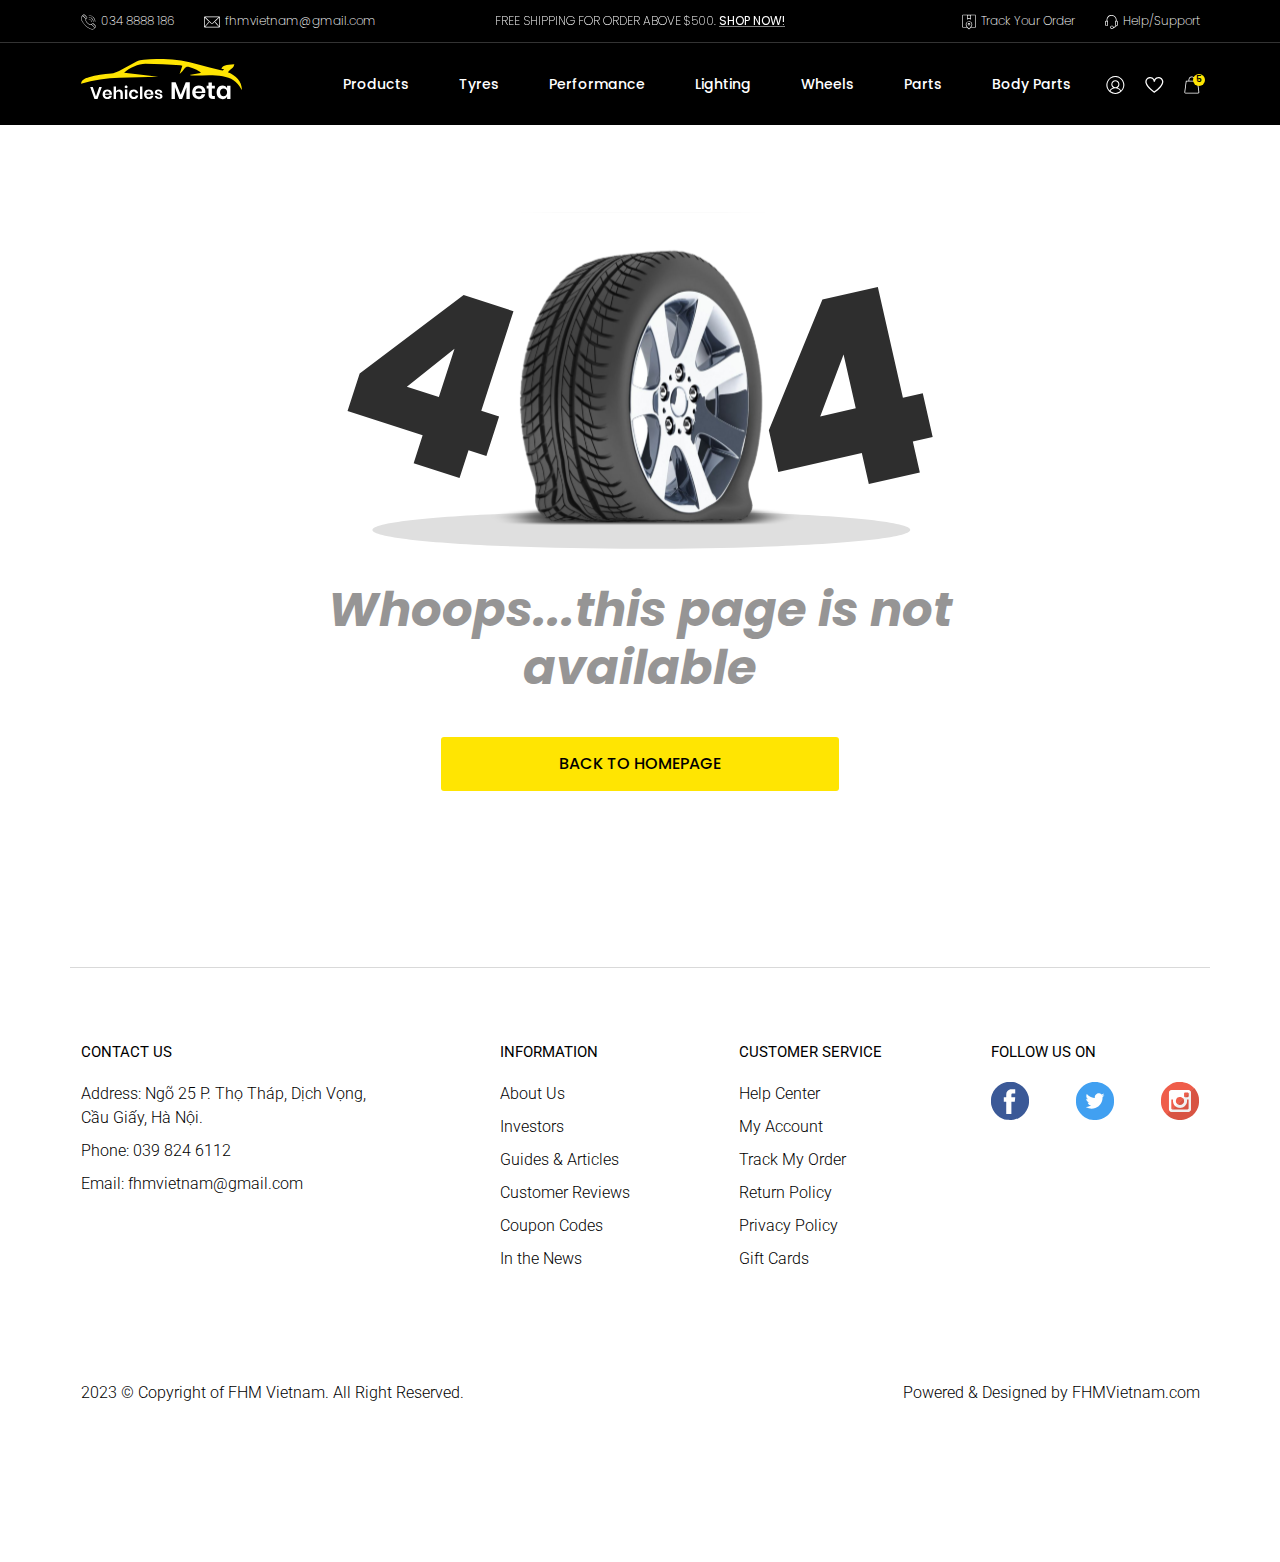
<file: 404page.html>
<!DOCTYPE html>
<html lang="en">
  <head>
    <meta charset="UTF-8" />
    <meta name="viewport" content="width=device-width, initial-scale=1.0" />
    <link rel="preconnect" href="https://fonts.googleapis.com" />
    <link rel="preconnect" href="https://fonts.gstatic.com" crossorigin />
    <link
      href="https://fonts.googleapis.com/css2?family=Poppins:wght@100;300;400;500;600;700&display=swap"
      rel="stylesheet"
    />
    <link rel="stylesheet" href="./assets/bootstrap/css/bootstrap.min.css" />
    <link rel="stylesheet" href="./assets/swiper/swiper-bundle.min.css" />
    <link rel="stylesheet" href="assets/css/style.css" />
    <script src="assets/bootstrap/js/bootstrap.min.js"></script>

    <title>404 not found</title>
  </head>
  <body>
    <!-- START HEADER-->
    <header class="header">
      <div class="header-topbar">
        <div class="container">
          <div class="header-topbar-content row">
            <div class="col-lg-4">
              <div class="header-info">
                <div class="header-info-item">
                  <div class="header-info-icon">
                    <img
                      src="assets/images/topbar-phone.svg"
                      alt="Phone"
                      title="Phone"
                    />
                  </div>
                  <a href="tel:034 8888 186" title="Phone">034 8888 186</a>
                </div>
                <div class="header-info-item">
                  <div class="header-info-icon">
                    <img
                      src="assets/images/topbar-mail.svg"
                      alt="Mail"
                      title="Mail"
                    />
                  </div>
                  <a href="mailto:fhmvietnam@gmail.com" title="Mail"
                    >fhmvietnam@gmail.com</a
                  >
                </div>
              </div>
            </div>
            <div class="col-lg-4">
              <div class="header-topbar-notice">
                <div class="swiper header-topbar-slider">
                  <div class="swiper-wrapper">
                    <div class="swiper-slide header-topbar-slide">
                      <p>
                        Free Shipping for order above $500.
                        <a href="#" title="shop now">Shop now!</a>
                      </p>
                    </div>
                    <div class="swiper-slide header-topbar-slide">
                      <p>
                        Free Shipping for order above $500.
                        <a href="#" title="shop now">Shop now!</a>
                      </p>
                    </div>
                    <div class="swiper-slide header-topbar-slide">
                      <p>
                        Free Shipping for order above $500.
                        <a href="#" title="shop now">Shop now!</a>
                      </p>
                    </div>
                  </div>
                </div>
              </div>
            </div>
            <div class="col-lg-4">
              <div class="header-info header-info-last">
                <div class="header-info-item">
                  <div class="header-info-icon">
                    <img
                      src="assets/images/topbar-map.svg"
                      alt="Track Your Order"
                      title="Track Your Order"
                    />
                  </div>
                  <a href="#" title="Track Your Order">Track Your Order</a>
                </div>
                <div class="header-info-item">
                  <div class="header-info-icon">
                    <img
                      src="assets/images/topbar-headphone.svg"
                      alt="Help/Support"
                      title="Help/Support"
                    />
                  </div>
                  <a href="#" title="Help/Support">Help/Support</a>
                </div>
              </div>
            </div>
          </div>
        </div>
      </div>
      <div class="header-main">
        <div class="container header-container">
          <a href="homepage.html" title="Vehicles Meta" class="header-logo">
            <img
              src="assets/images/header-logo.svg"
              alt="Vehicles Meta"
              title="Vehicles Meta"
            />
          </a>
          <div class="header-content navbar navbar-expand-lg navbar-light">
            <button
              class="navbar-toggler"
              type="button"
              data-bs-toggle="collapse"
              data-bs-target="#navbarToggler"
              aria-controls="navbarToggler"
              aria-expanded="false"
              aria-label="Toggle navigation"
            >
              <span class="navbar-toggler-icon"></span>
            </button>
            <div class="collapse navbar-collapse" id="navbarToggler">
              <div class="navbar-nav">
                <nav class="header-nav">
                  <ul>
                    <li class="nav-item">
                      <a class="nav-link" href="#" title="Products">Products</a>
                      <div class="mega-wrapper">
                        <div class="container">
                          <h2 class="mega-heading">Products</h2>
                          <div class="row">
                            <div class="col-lg-8">
                              <div class="mega-main">
                                <a href="#" title="Dash Kits" class="mega-item">
                                  <div class="mega-item-image">
                                    <img
                                      src="./assets/images/menu/product1.png"
                                      alt="Dash Kits"
                                      title="Dash Kits"
                                    />
                                  </div>
                                  <p class="mega-item-title">dash kits</p>
                                </a>
                                <a
                                  href="#"
                                  title="Seat Covers"
                                  class="mega-item"
                                >
                                  <div class="mega-item-image">
                                    <img
                                      src="./assets/images/menu/product2.png"
                                      alt="Seat Covers"
                                      title="Seat Covers"
                                    />
                                  </div>
                                  <p class="mega-item-title">Seat Covers</p>
                                </a>
                                <a
                                  href="#"
                                  title="Steering Wheels"
                                  class="mega-item"
                                >
                                  <div class="mega-item-image">
                                    <img
                                      src="./assets/images/menu/product3.png"
                                      alt="Steering Wheels"
                                      title="Steering Wheels"
                                    />
                                  </div>
                                  <p class="mega-item-title">Steering Wheels</p>
                                </a>
                                <a
                                  href="#"
                                  title="Sun Shades"
                                  class="mega-item"
                                >
                                  <div class="mega-item-image">
                                    <img
                                      src="./assets/images/menu/product4.png"
                                      alt="Sun Shades"
                                      title="Sun Shades"
                                    />
                                  </div>
                                  <p class="mega-item-title">Sun Shades</p>
                                </a>
                                <a
                                  href="#"
                                  title="Custom Gauges"
                                  class="mega-item"
                                >
                                  <div class="mega-item-image">
                                    <img
                                      src="./assets/images/menu/product5.png"
                                      alt="Custom Gauges"
                                      title="Custom Gauges"
                                    />
                                  </div>
                                  <p class="mega-item-title">Custom Gauges</p>
                                </a>
                                <a
                                  href="#"
                                  title="Cargo Liners"
                                  class="mega-item"
                                >
                                  <div class="mega-item-image">
                                    <img
                                      src="./assets/images/menu/product6.png"
                                      alt="Cargo Liners"
                                      title="Cargo Liners"
                                    />
                                  </div>
                                  <p class="mega-item-title">Cargo Liners</p>
                                </a>
                                <a href="#" title="Seats" class="mega-item">
                                  <div class="mega-item-image">
                                    <img
                                      src="./assets/images/menu/product10.png"
                                      alt="Seats"
                                      title="Seats"
                                    />
                                  </div>
                                  <p class="mega-item-title">Seats</p>
                                </a>
                                <a
                                  href="#"
                                  title="Shift Knobs"
                                  class="mega-item"
                                >
                                  <div class="mega-item-image">
                                    <img
                                      src="./assets/images/menu/product8.png"
                                      alt="Shift Knobs"
                                      title="Shift Knobs"
                                    />
                                  </div>
                                  <p class="mega-item-title">Shift Knobs</p>
                                </a>
                                <a href="#" title="Pedals" class="mega-item">
                                  <div class="mega-item-image">
                                    <img
                                      src="./assets/images/menu/product12.png"
                                      alt="Pedals"
                                      title="Pedals"
                                    />
                                  </div>
                                  <p class="mega-item-title">Pedals</p>
                                </a>
                                <a
                                  href="#"
                                  title="Pet Travel"
                                  class="mega-item"
                                >
                                  <div class="mega-item-image">
                                    <img
                                      src="./assets/images/menu/product13.png"
                                      alt="Pet Travel"
                                      title="Pet Travel"
                                    />
                                  </div>
                                  <p class="mega-item-title">Pet Travel</p>
                                </a>
                                <a
                                  href="#"
                                  title="Van Equipment"
                                  class="mega-item"
                                >
                                  <div class="mega-item-image">
                                    <img
                                      src="./assets/images/menu/product7.png"
                                      alt="Van Equipment"
                                      title="Van Equipment"
                                    />
                                  </div>
                                  <p class="mega-item-title">Van Equipment</p>
                                </a>
                                <a
                                  href="#"
                                  title="Dash Covers"
                                  class="mega-item"
                                >
                                  <div class="mega-item-image">
                                    <img
                                      src="./assets/images/menu/product11.png"
                                      alt="Dash Covers"
                                      title="Dash Covers"
                                    />
                                  </div>
                                  <p class="mega-item-title">Dash Covers</p>
                                </a>
                                <a
                                  href="#"
                                  title="Car Organizers"
                                  class="mega-item"
                                >
                                  <div class="mega-item-image">
                                    <img
                                      src="./assets/images/menu/product9.png"
                                      alt="Car Organizers"
                                      title="Car Organizers"
                                    />
                                  </div>
                                  <p class="mega-item-title">Car Organizers</p>
                                </a>
                              </div>
                            </div>
                            <div class="col-lg-4">
                              <div class="mega-image">
                                <img
                                  src="./assets/images/menu/car.jpg"
                                  alt="car"
                                  title="car"
                                />
                              </div>
                            </div>
                          </div>
                        </div>
                      </div>
                    </li>
                    <li class="nav-item">
                      <a class="nav-link" href="#" title="Tyres">Tyres</a>
                    </li>
                    <li class="nav-item">
                      <a class="nav-link" href="#" title="Performance"
                        >Performance</a
                      >
                    </li>
                    <li class="nav-item">
                      <a class="nav-link" href="#" title="Lighting">Lighting</a>
                    </li>
                    <li class="nav-item">
                      <a class="nav-link" href="#" title="Wheels">Wheels</a>
                    </li>
                    <li class="nav-item">
                      <a class="nav-link" href="#" title="Parts">Parts</a>
                    </li>
                    <li class="nav-item">
                      <a class="nav-link" href="#" title="Body Parts"
                        >Body Parts
                      </a>
                    </li>
                  </ul>
                </nav>
                <div class="header-select">
                  <a href="#" title="account"
                    ><svg
                      width="19"
                      height="18"
                      viewBox="0 0 19 18"
                      fill="none"
                      xmlns="http://www.w3.org/2000/svg"
                    >
                      <path
                        d="M10.0135 17.9537C9.57225 17.9537 9.13101 17.9537 8.69418 17.9537C8.44708 17.9184 8.19999 17.8919 7.9573 17.8522C5.78198 17.4815 3.92434 16.502 2.52561 14.7899C0.209082 11.9528 -0.293934 8.7714 1.13128 5.40472C2.83448 1.385 7.05717 -0.706493 11.324 0.215704C14.7436 0.952579 17.519 3.79418 18.1588 7.21381C18.225 7.58004 18.278 7.95069 18.3353 8.31692C18.3353 8.75816 18.3353 9.1994 18.3353 9.63623C18.3 9.88333 18.2736 10.1304 18.2338 10.3731C17.8588 12.5749 16.8351 14.4061 15.1319 15.8533C14.0288 16.7888 12.7668 17.4198 11.3549 17.7286C10.9136 17.8257 10.4591 17.8786 10.0135 17.9537ZM7.07923 11.6439C4.89508 10.0951 4.80683 7.20499 6.38207 5.51062C7.90435 3.87361 10.4944 3.77653 12.1315 5.31647C12.908 6.04452 13.3405 6.95348 13.3978 8.01687C13.4772 9.53033 12.8551 10.7261 11.6284 11.6395C13.1066 12.1778 14.2627 13.0956 15.1231 14.384C18 11.3615 18.0882 6.34015 14.7877 3.21615C11.5181 0.118631 6.2894 0.356902 3.31984 3.85154C0.49589 7.1741 1.06068 11.8292 3.59341 14.3796C4.01259 13.7486 4.5112 13.1971 5.10246 12.7338C5.69814 12.266 6.35118 11.9086 7.07923 11.6439ZM4.38324 15.1076C7.19836 17.5212 11.6593 17.4374 14.3244 15.0988C13.111 13.2721 11.4211 12.2837 9.21484 12.3278C7.12777 12.3763 5.52606 13.3647 4.38324 15.1076ZM12.3477 8.26838C12.3477 6.62255 10.9931 5.27234 9.35163 5.27234C7.71462 5.27676 6.36883 6.61813 6.36442 8.25514C6.35559 9.89657 7.71021 11.2556 9.35163 11.26C10.9886 11.2688 12.3477 9.91422 12.3477 8.26838Z"
                        fill="white"
                      />
                    </svg>
                  </a>
                  <a href="#" title="wishlist"
                    ><svg
                      width="19"
                      height="16"
                      viewBox="0 0 19 16"
                      fill="none"
                      xmlns="http://www.w3.org/2000/svg"
                    >
                      <path
                        d="M9.32089 15.9298C6.76763 14.1109 4.37661 12.1298 2.42537 9.67043C1.57998 8.60301 0.858401 7.463 0.504018 6.12233C-0.243175 3.31715 1.56717 0.494895 4.44493 0.0850064C6.41752 -0.196792 8.00157 0.546132 9.16292 2.16861C9.21842 2.24546 9.26539 2.32232 9.3337 2.42906C9.38067 2.36074 9.4191 2.30524 9.45325 2.254C10.5378 0.56748 12.4634 -0.21814 14.2566 0.0892763C16.3018 0.443659 17.8005 1.87827 18.2274 3.83805C18.4879 5.04637 18.2573 6.19064 17.745 7.29222C17.1686 8.53469 16.353 9.61492 15.4479 10.6311C13.6632 12.625 11.6222 14.3286 9.43618 15.8615C9.40202 15.8785 9.37213 15.8956 9.32089 15.9298ZM8.70606 4.84142C8.68898 4.68772 8.67617 4.55963 8.65909 4.4358C8.38157 1.86119 5.43549 0.465008 3.24942 1.874C1.802 2.80479 1.25975 4.55109 1.88739 6.25896C2.28874 7.35199 2.94627 8.29559 3.68066 9.18368C4.98291 10.7635 6.49437 12.1298 8.09123 13.4021C8.50112 13.7266 8.91955 14.0426 9.3337 14.3628C11.3789 12.8343 13.3002 11.2075 14.927 9.25627C15.6059 8.44076 16.2164 7.57829 16.6434 6.60053C16.9679 5.85761 17.1344 5.09334 17.0063 4.27783C16.7459 2.61692 15.3411 1.39153 13.6034 1.3104C12.0193 1.23782 10.4993 2.37355 10.1022 3.94052C10.0297 4.23086 9.9955 4.53401 9.94427 4.84142C9.53438 4.84142 9.12449 4.84142 8.70606 4.84142Z"
                        fill="white"
                      />
                    </svg>
                  </a>
                  <div class="header-cart">
                    <svg
                      width="16"
                      height="18"
                      viewBox="0 0 16 18"
                      fill="none"
                      xmlns="http://www.w3.org/2000/svg"
                    >
                      <path
                        d="M11.1885 4.67432C11.8795 4.67432 12.5435 4.67432 13.2007 4.67432C13.7155 4.67432 13.8104 4.75562 13.8714 5.25019C14.3185 8.65121 14.7657 12.0455 15.2128 15.4465C15.2535 15.7581 15.3212 16.063 15.3348 16.3746C15.3415 16.5305 15.2873 16.7134 15.1993 16.8353C15.0638 17.025 14.8808 17.1876 14.6979 17.3299C14.6031 17.4044 14.454 17.4519 14.3253 17.4519C9.9961 17.4586 5.66692 17.4586 1.33773 17.4519C1.20223 17.4519 1.03286 17.3841 0.931233 17.296C0.267289 16.7134 0.280838 16.7134 0.396012 15.8665C0.714434 13.4953 1.01931 11.1173 1.33095 8.73929C1.48678 7.55367 1.6426 6.37483 1.79842 5.18922C1.8594 4.75562 1.9678 4.66755 2.41494 4.66755C3.07889 4.66755 3.73606 4.66078 4.4 4.66078C4.41355 4.66078 4.4271 4.64722 4.47453 4.63367C4.47453 4.4101 4.47453 4.17975 4.47453 3.94263C4.4813 2.07952 5.77531 0.663558 7.62487 0.507734C9.42701 0.351911 11.1207 1.8695 11.1817 3.69196C11.1953 4.0036 11.1885 4.31525 11.1885 4.67432ZM13.0719 5.49409C12.9839 5.48732 12.95 5.48732 12.9161 5.48732C9.54896 5.48732 6.17504 5.48732 2.80789 5.48054C2.59109 5.48054 2.56399 5.58217 2.54367 5.75154C2.3201 7.49947 2.08297 9.24063 1.85262 10.9886C1.62228 12.7094 1.3987 14.4302 1.17513 16.1511C1.12771 16.4898 1.28353 16.6592 1.62228 16.6592C5.76177 16.6592 9.90125 16.6592 14.0407 16.6592C14.3592 16.6592 14.5285 16.483 14.4879 16.1714C14.3456 15.0874 14.2033 14.0102 14.0611 12.9262C13.7968 10.9411 13.5394 8.94931 13.2752 6.96426C13.2074 6.46968 13.1397 5.98189 13.0719 5.49409ZM5.2672 4.64722C7.00158 4.64722 8.68176 4.64722 10.3755 4.64722C10.3755 4.32203 10.3891 4.01038 10.3755 3.69873C10.3281 2.44537 9.29151 1.40203 8.01105 1.31395C6.75091 1.22588 5.55174 2.1405 5.35527 3.37354C5.28752 3.78681 5.29429 4.20685 5.2672 4.64722Z"
                        fill="white"
                      />
                    </svg>
                    <span class="header-cart-quantity">5</span>
                  </div>
                </div>
              </div>
            </div>
          </div>
        </div>
      </div>
    </header>
    <!-- END HEADER-->

    <main id="fhm-404-page" class="position-relative">
      <!-- START 404 NOT FOUND-->
      <div class="container">
        <section class="notfound">
          <div class="notfound-img">
            <img
              src="assets/images/notfound-img.svg"
              alt="404 not found"
              title="404 not found"
            />
          </div>
          <h1>Whoops...this page is not available</h1>
          <a href="homepage.html" title="BACK TO HOMEPAGE" class="main-btn"
            >BACK TO HOMEPAGE</a
          >
        </section>
      </div>
      <!-- END 404 NOT FOUND-->
    </main>

    <!-- START FOOTER-->
    <footer class="footer footer-notfound">
      <div class="container">
        <div class="footer-main">
          <div class="footer-element footer-element-info">
            <h5>Contact Us</h5>
            <ul>
              <li>
                <p>Address: Ngõ 25 P. Thọ Tháp, Dịch Vọng, Cầu Giấy, Hà Nội.</p>
              </li>
              <li>
                <p>
                  Phone:
                  <a href="tel:+039 824 6112" title="039 824 6112"
                    >039 824 6112</a
                  >
                </p>
              </li>
              <li>
                <p>
                  Email:
                  <a
                    href="mailto:fhmvietnam@gmail.com"
                    title="fhmvietnam@gmail.com"
                    >fhmvietnam@gmail.com</a
                  >
                </p>
              </li>
            </ul>
          </div>
          <div class="footer-element">
            <h5>Information</h5>
            <ul class="footer-grid">
              <li><a href="#" title="About Us">About Us</a></li>
              <li><a href="#" title="Investors">Investors</a></li>
              <li>
                <a href="#" title="Guides & Articles">Guides & Articles</a>
              </li>
              <li><a href="#" title="Customer Reviews">Customer Reviews</a></li>
              <li><a href="#" title="Coupon Codes">Coupon Codes</a></li>
              <li><a href="#" title="In the News">In the News</a></li>
            </ul>
          </div>
          <div class="footer-element">
            <h5>Customer Service</h5>
            <ul class="footer-grid">
              <li><a href="#" title="Help Center">Help Center</a></li>
              <li><a href="#" title="My Account">My Account</a></li>
              <li><a href="#" title="Track My Order">Track My Order</a></li>
              <li><a href="#" title="Return Policy">Return Policy</a></li>
              <li><a href="#" title="Privacy Policy">Privacy Policy</a></li>
              <li><a href="#" title="Gift Cards">Gift Cards</a></li>
            </ul>
          </div>
          <div class="footer-element footer-element-center">
            <h5>Follow Us on</h5>
            <div class="footer-social">
              <a href="#" title="facebook" class="footer-social-icon">
                <img
                  src="assets/images/footer-fb.svg"
                  alt="facebook"
                  title="facebook"
                />
              </a>
              <a href="#" title="twitter" class="footer-social-icon">
                <img
                  src="assets/images/footer-tw.svg"
                  alt="twitter"
                  title="twitter"
                />
              </a>
              <a href="#" title="instagram" class="footer-social-icon">
                <img
                  src="assets/images/footer-ig.svg"
                  alt="instagram"
                  title="instagram"
                />
              </a>
            </div>
          </div>
        </div>
        <div class="footer-end">
          <p>2023 © Copyright of FHM Vietnam. All Right Reserved.</p>
          <p>
            Powered & Designed by
            <a href="#" title="FHMVietnam.com">FHMVietnam.com</a>
          </p>
        </div>
      </div>
    </footer>
    <!-- END FOOTER -->

    <script src="assets/swiper/swiper-bundle.min.js"></script>
    <script src="./assets/js/index.js"></script>
  </body>
</html>
</file>
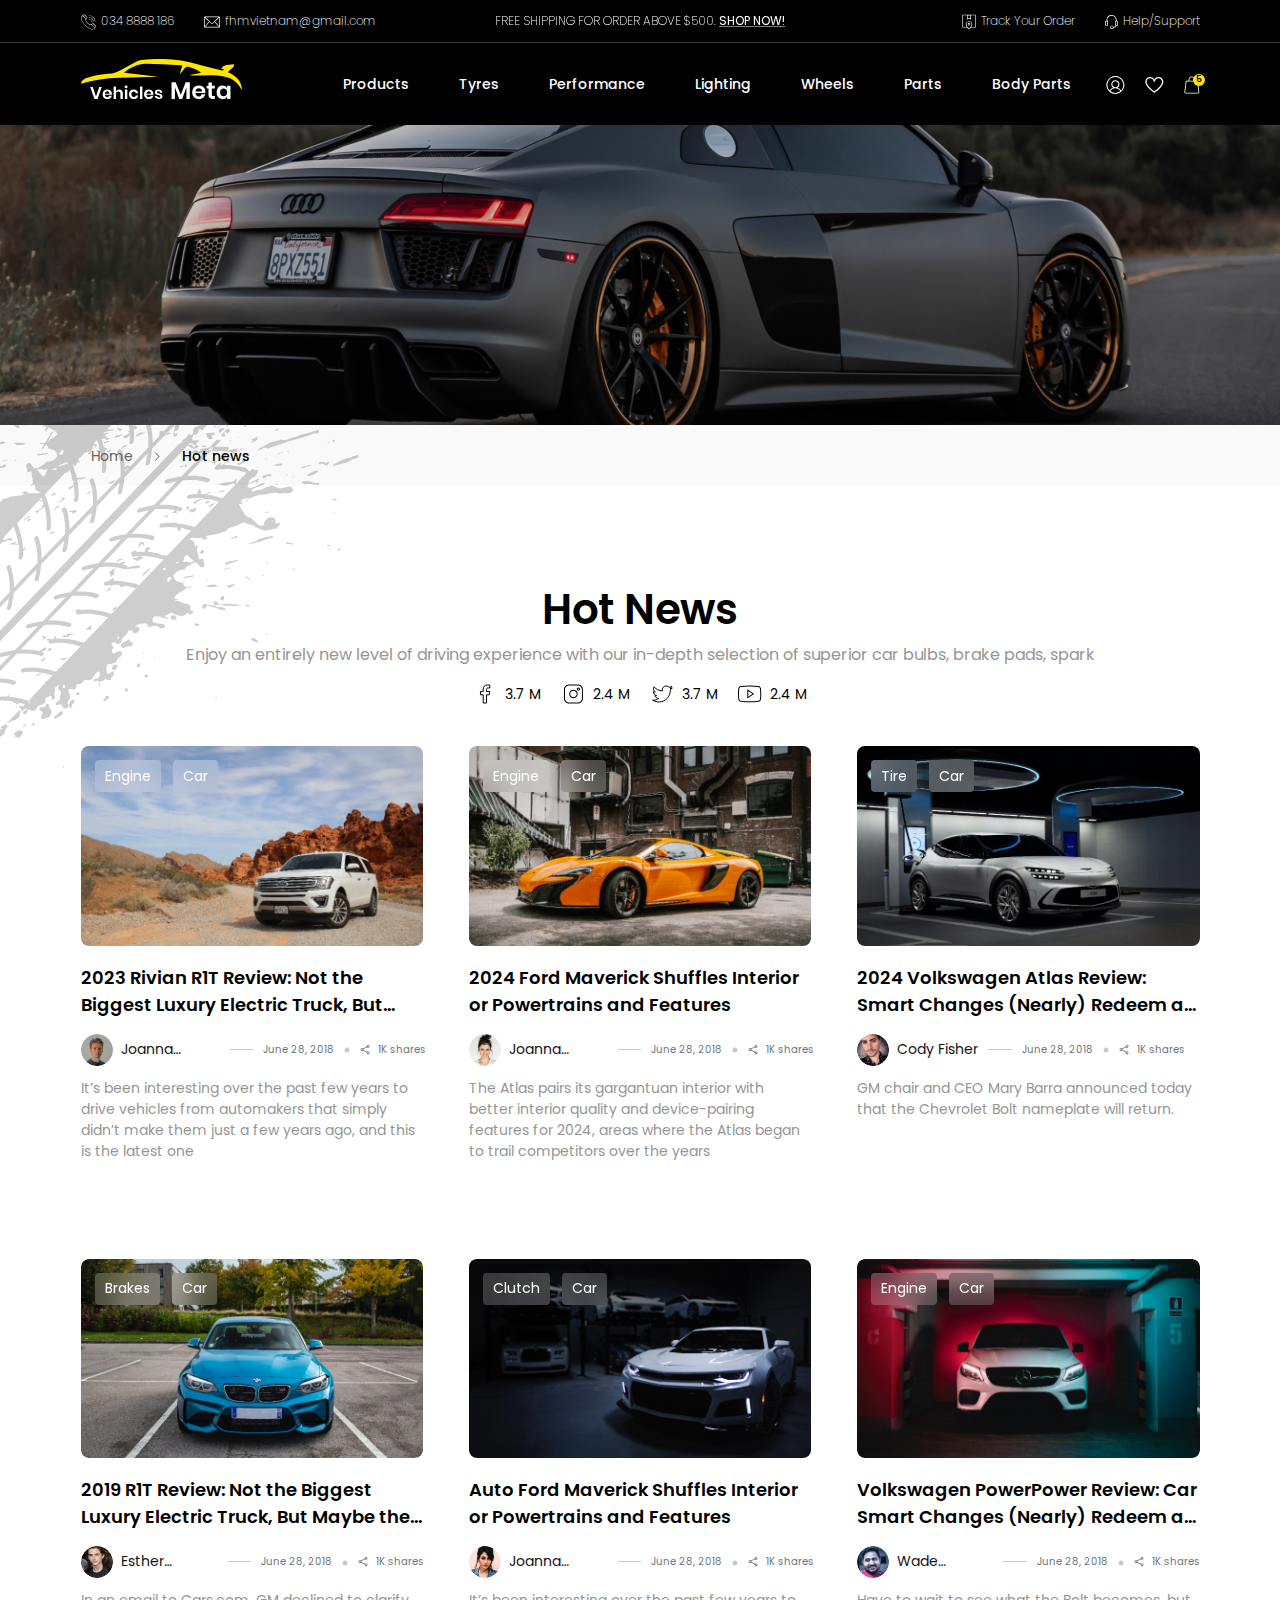
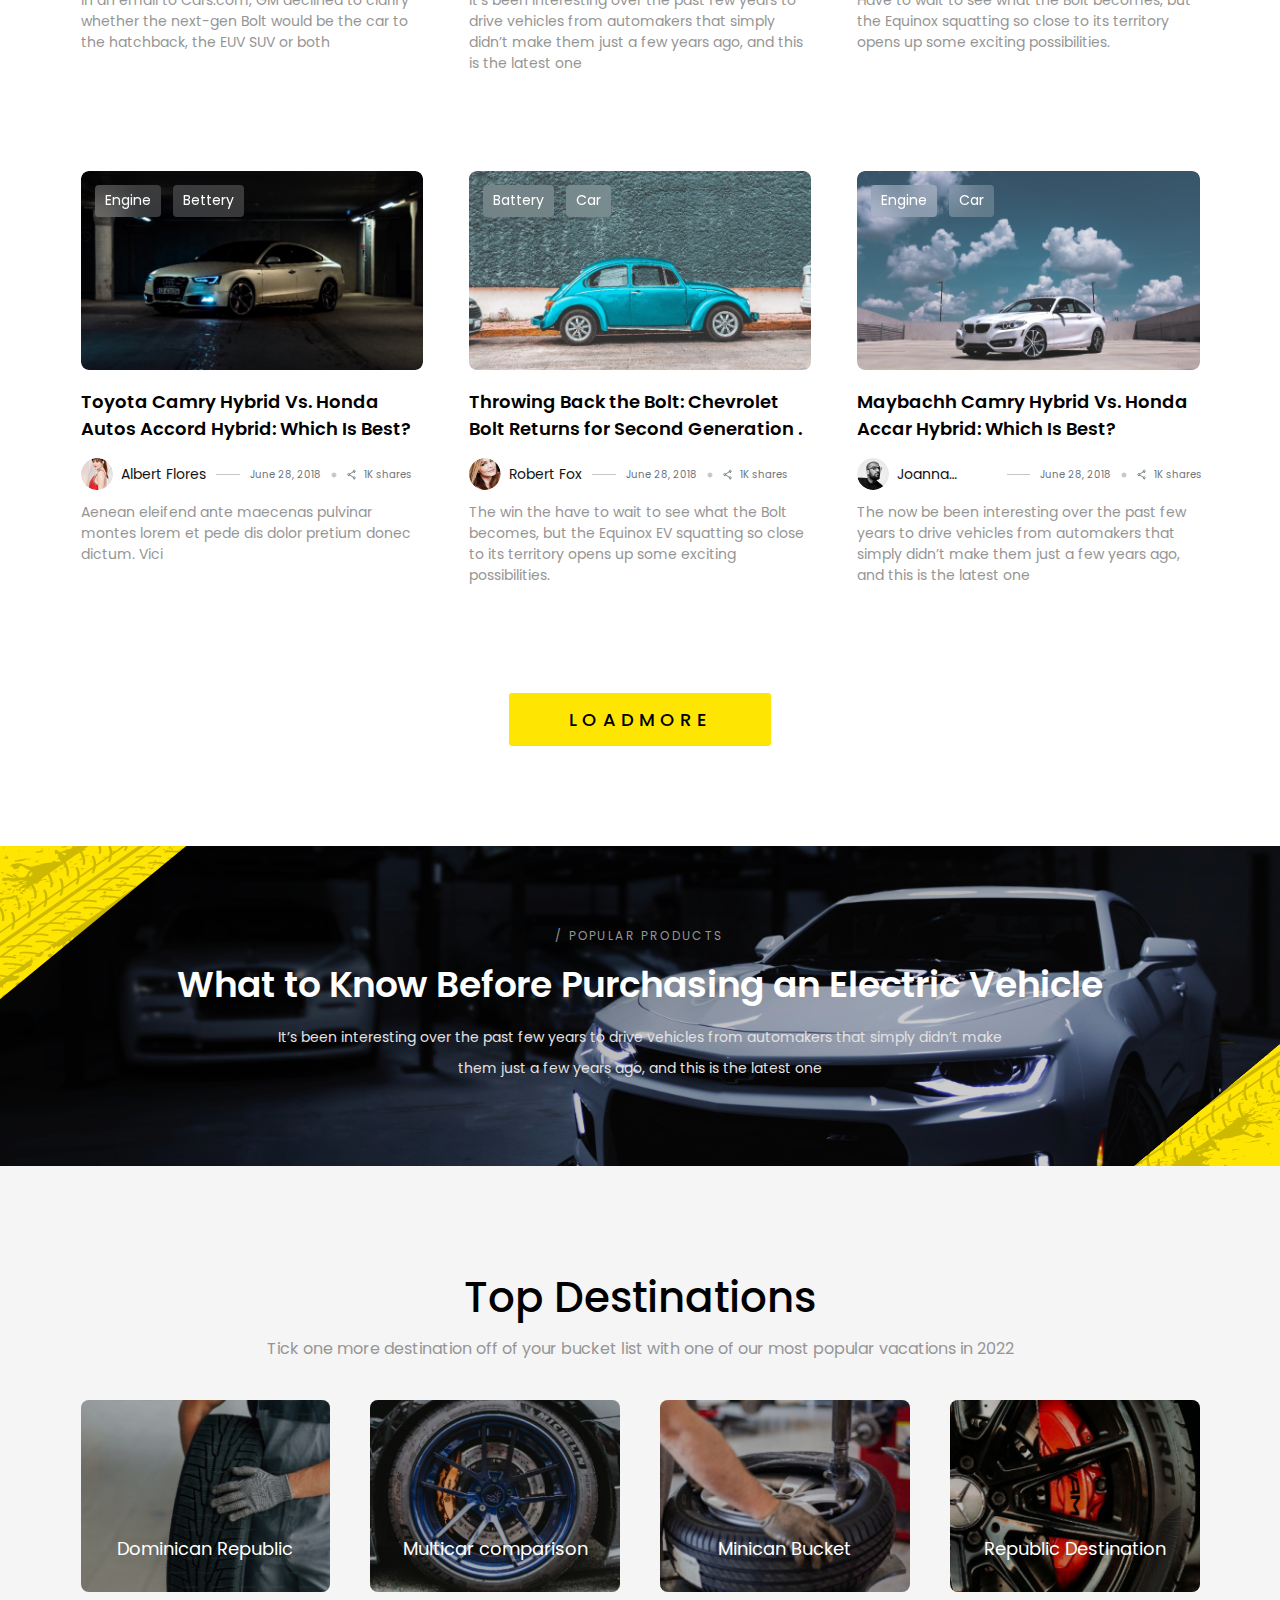
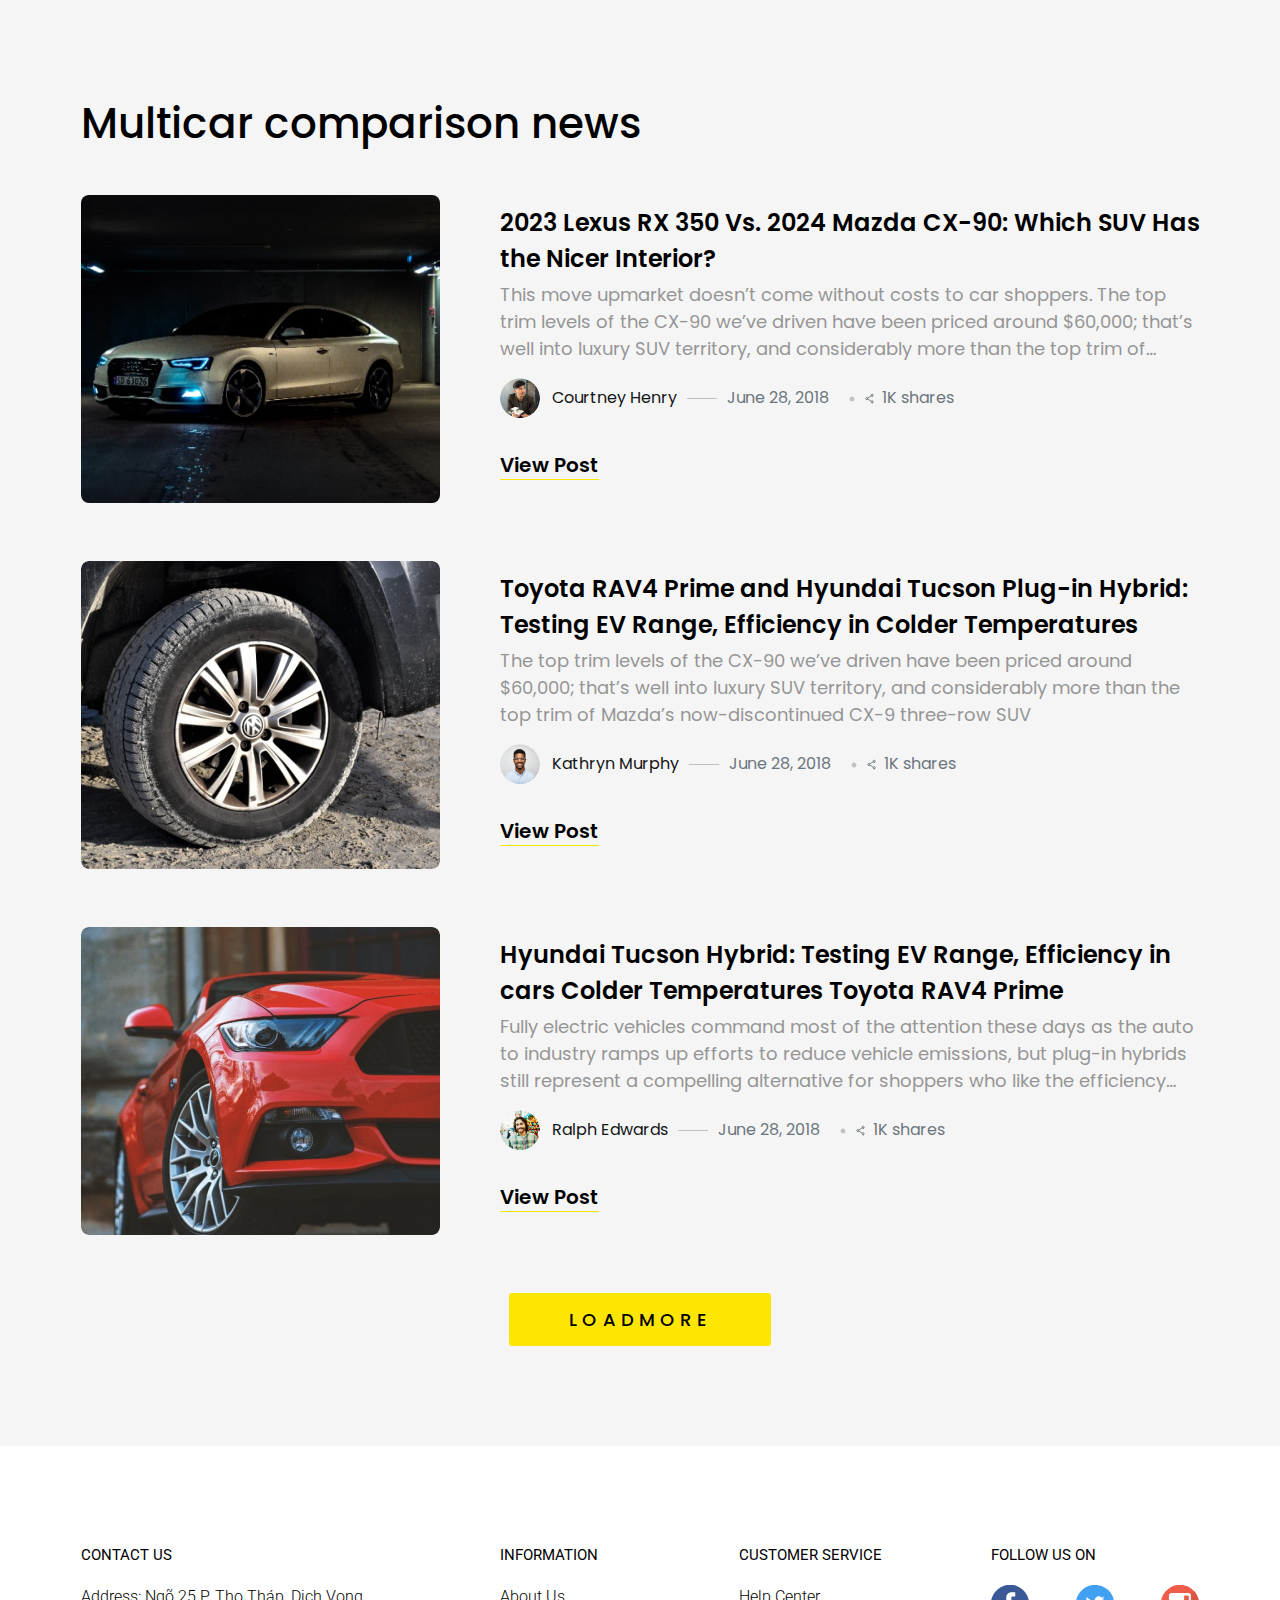
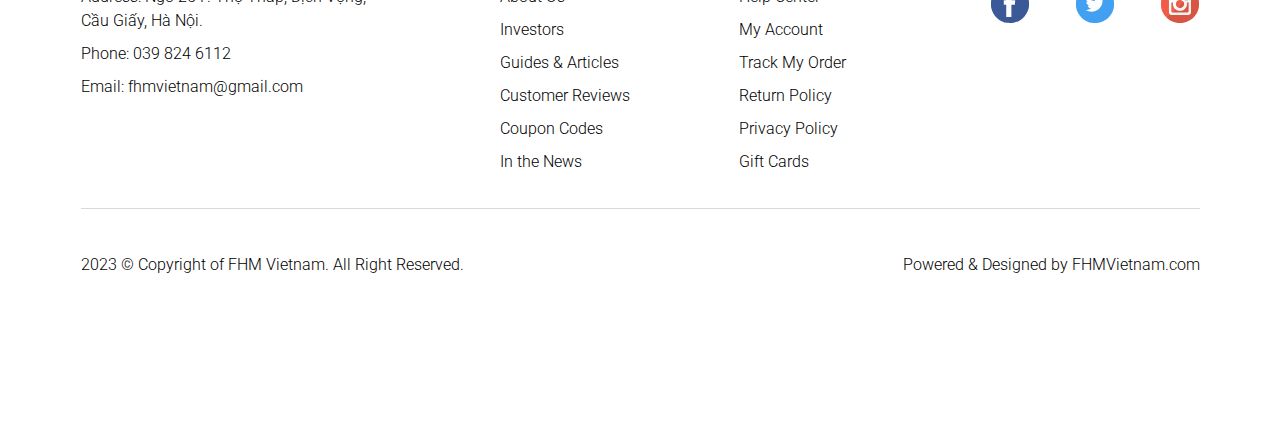
<file: blog-homepage.html>
<!DOCTYPE html>
<html lang="en">
  <head>
    <meta charset="UTF-8" />
    <meta name="viewport" content="width=device-width, initial-scale=1.0" />
    <link rel="preconnect" href="https://fonts.googleapis.com" />
    <link rel="preconnect" href="https://fonts.gstatic.com" crossorigin />
    <link
      href="https://fonts.googleapis.com/css2?family=Poppins:wght@100;300;400;500;600;700&display=swap"
      rel="stylesheet"
    />
    <link rel="stylesheet" href="./assets/bootstrap/css/bootstrap.min.css" />
    <link rel="stylesheet" href="./assets/swiper/swiper-bundle.min.css" />
    <link rel="stylesheet" href="assets/css/style.css" />
    <script src="assets/bootstrap/js/bootstrap.min.js"></script>

    <title>Blog Homepage</title>
  </head>
  <body>
    <!-- START HEADER-->
    <header class="header">
      <div class="header-topbar">
        <div class="container">
          <div class="header-topbar-content row">
            <div class="col-lg-4">
              <div class="header-info">
                <div class="header-info-item">
                  <div class="header-info-icon">
                    <img
                      src="assets/images/topbar-phone.svg"
                      alt="Phone"
                      title="Phone"
                    />
                  </div>
                  <a href="tel:034 8888 186" title="Phone">034 8888 186</a>
                </div>
                <div class="header-info-item">
                  <div class="header-info-icon">
                    <img
                      src="assets/images/topbar-mail.svg"
                      alt="Mail"
                      title="Mail"
                    />
                  </div>
                  <a href="mailto:fhmvietnam@gmail.com" title="Mail"
                    >fhmvietnam@gmail.com</a
                  >
                </div>
              </div>
            </div>
            <div class="col-lg-4">
              <div class="header-topbar-notice">
                <div class="swiper header-topbar-slider">
                  <div class="swiper-wrapper">
                    <div class="swiper-slide header-topbar-slide">
                      <p>
                        Free Shipping for order above $500.
                        <a href="#" title="shop now">Shop now!</a>
                      </p>
                    </div>
                    <div class="swiper-slide header-topbar-slide">
                      <p>
                        Free Shipping for order above $500.
                        <a href="#" title="shop now">Shop now!</a>
                      </p>
                    </div>
                    <div class="swiper-slide header-topbar-slide">
                      <p>
                        Free Shipping for order above $500.
                        <a href="#" title="shop now">Shop now!</a>
                      </p>
                    </div>
                  </div>
                </div>
              </div>
            </div>
            <div class="col-lg-4">
              <div class="header-info header-info-last">
                <div class="header-info-item">
                  <div class="header-info-icon">
                    <img
                      src="assets/images/topbar-map.svg"
                      alt="Track Your Order"
                      title="Track Your Order"
                    />
                  </div>
                  <a href="#" title="Track Your Order">Track Your Order</a>
                </div>
                <div class="header-info-item">
                  <div class="header-info-icon">
                    <img
                      src="assets/images/topbar-headphone.svg"
                      alt="Help/Support"
                      title="Help/Support"
                    />
                  </div>
                  <a href="#" title="Help/Support">Help/Support</a>
                </div>
              </div>
            </div>
          </div>
        </div>
      </div>
      <div class="header-main">
        <div class="container header-container">
          <a href="homepage.html" title="Vehicles Meta" class="header-logo">
            <img
              src="assets/images/header-logo.svg"
              alt="Vehicles Meta"
              title="Vehicles Meta"
            />
          </a>
          <div class="header-content navbar navbar-expand-lg navbar-light">
            <button
              class="navbar-toggler"
              type="button"
              data-bs-toggle="collapse"
              data-bs-target="#navbarToggler"
              aria-controls="navbarToggler"
              aria-expanded="false"
              aria-label="Toggle navigation"
            >
              <span class="navbar-toggler-icon"></span>
            </button>
            <div class="collapse navbar-collapse" id="navbarToggler">
              <div class="navbar-nav">
                <nav class="header-nav">
                  <ul>
                    <li class="nav-item">
                      <a class="nav-link" href="#" title="Products">Products</a>
                      <div class="mega-wrapper">
                        <div class="container">
                          <h2 class="mega-heading">Products</h2>
                          <div class="row">
                            <div class="col-lg-8">
                              <div class="mega-main">
                                <a href="#" title="Dash Kits" class="mega-item">
                                  <div class="mega-item-image">
                                    <img
                                      src="./assets/images/menu/product1.png"
                                      alt="Dash Kits"
                                      title="Dash Kits"
                                    />
                                  </div>
                                  <p class="mega-item-title">dash kits</p>
                                </a>
                                <a
                                  href="#"
                                  title="Seat Covers"
                                  class="mega-item"
                                >
                                  <div class="mega-item-image">
                                    <img
                                      src="./assets/images/menu/product2.png"
                                      alt="Seat Covers"
                                      title="Seat Covers"
                                    />
                                  </div>
                                  <p class="mega-item-title">Seat Covers</p>
                                </a>
                                <a
                                  href="#"
                                  title="Steering Wheels"
                                  class="mega-item"
                                >
                                  <div class="mega-item-image">
                                    <img
                                      src="./assets/images/menu/product3.png"
                                      alt="Steering Wheels"
                                      title="Steering Wheels"
                                    />
                                  </div>
                                  <p class="mega-item-title">Steering Wheels</p>
                                </a>
                                <a
                                  href="#"
                                  title="Sun Shades"
                                  class="mega-item"
                                >
                                  <div class="mega-item-image">
                                    <img
                                      src="./assets/images/menu/product4.png"
                                      alt="Sun Shades"
                                      title="Sun Shades"
                                    />
                                  </div>
                                  <p class="mega-item-title">Sun Shades</p>
                                </a>
                                <a
                                  href="#"
                                  title="Custom Gauges"
                                  class="mega-item"
                                >
                                  <div class="mega-item-image">
                                    <img
                                      src="./assets/images/menu/product5.png"
                                      alt="Custom Gauges"
                                      title="Custom Gauges"
                                    />
                                  </div>
                                  <p class="mega-item-title">Custom Gauges</p>
                                </a>
                                <a
                                  href="#"
                                  title="Cargo Liners"
                                  class="mega-item"
                                >
                                  <div class="mega-item-image">
                                    <img
                                      src="./assets/images/menu/product6.png"
                                      alt="Cargo Liners"
                                      title="Cargo Liners"
                                    />
                                  </div>
                                  <p class="mega-item-title">Cargo Liners</p>
                                </a>
                                <a href="#" title="Seats" class="mega-item">
                                  <div class="mega-item-image">
                                    <img
                                      src="./assets/images/menu/product10.png"
                                      alt="Seats"
                                      title="Seats"
                                    />
                                  </div>
                                  <p class="mega-item-title">Seats</p>
                                </a>
                                <a
                                  href="#"
                                  title="Shift Knobs"
                                  class="mega-item"
                                >
                                  <div class="mega-item-image">
                                    <img
                                      src="./assets/images/menu/product8.png"
                                      alt="Shift Knobs"
                                      title="Shift Knobs"
                                    />
                                  </div>
                                  <p class="mega-item-title">Shift Knobs</p>
                                </a>
                                <a href="#" title="Pedals" class="mega-item">
                                  <div class="mega-item-image">
                                    <img
                                      src="./assets/images/menu/product12.png"
                                      alt="Pedals"
                                      title="Pedals"
                                    />
                                  </div>
                                  <p class="mega-item-title">Pedals</p>
                                </a>
                                <a
                                  href="#"
                                  title="Pet Travel"
                                  class="mega-item"
                                >
                                  <div class="mega-item-image">
                                    <img
                                      src="./assets/images/menu/product13.png"
                                      alt="Pet Travel"
                                      title="Pet Travel"
                                    />
                                  </div>
                                  <p class="mega-item-title">Pet Travel</p>
                                </a>
                                <a
                                  href="#"
                                  title="Van Equipment"
                                  class="mega-item"
                                >
                                  <div class="mega-item-image">
                                    <img
                                      src="./assets/images/menu/product7.png"
                                      alt="Van Equipment"
                                      title="Van Equipment"
                                    />
                                  </div>
                                  <p class="mega-item-title">Van Equipment</p>
                                </a>
                                <a
                                  href="#"
                                  title="Dash Covers"
                                  class="mega-item"
                                >
                                  <div class="mega-item-image">
                                    <img
                                      src="./assets/images/menu/product11.png"
                                      alt="Dash Covers"
                                      title="Dash Covers"
                                    />
                                  </div>
                                  <p class="mega-item-title">Dash Covers</p>
                                </a>
                                <a
                                  href="#"
                                  title="Car Organizers"
                                  class="mega-item"
                                >
                                  <div class="mega-item-image">
                                    <img
                                      src="./assets/images/menu/product9.png"
                                      alt="Car Organizers"
                                      title="Car Organizers"
                                    />
                                  </div>
                                  <p class="mega-item-title">Car Organizers</p>
                                </a>
                              </div>
                            </div>
                            <div class="col-lg-4">
                              <div class="mega-image">
                                <img
                                  src="./assets/images/menu/car.jpg"
                                  alt="car"
                                  title="car"
                                />
                              </div>
                            </div>
                          </div>
                        </div>
                      </div>
                    </li>
                    <li class="nav-item">
                      <a class="nav-link" href="#" title="Tyres">Tyres</a>
                    </li>
                    <li class="nav-item">
                      <a class="nav-link" href="#" title="Performance"
                        >Performance</a
                      >
                    </li>
                    <li class="nav-item">
                      <a class="nav-link" href="#" title="Lighting">Lighting</a>
                    </li>
                    <li class="nav-item">
                      <a class="nav-link" href="#" title="Wheels">Wheels</a>
                    </li>
                    <li class="nav-item">
                      <a class="nav-link" href="#" title="Parts">Parts</a>
                    </li>
                    <li class="nav-item">
                      <a class="nav-link" href="#" title="Body Parts"
                        >Body Parts
                      </a>
                    </li>
                  </ul>
                </nav>
                <div class="header-select">
                  <a href="#" title="account"
                    ><svg
                      width="19"
                      height="18"
                      viewBox="0 0 19 18"
                      fill="none"
                      xmlns="http://www.w3.org/2000/svg"
                    >
                      <path
                        d="M10.0135 17.9537C9.57225 17.9537 9.13101 17.9537 8.69418 17.9537C8.44708 17.9184 8.19999 17.8919 7.9573 17.8522C5.78198 17.4815 3.92434 16.502 2.52561 14.7899C0.209082 11.9528 -0.293934 8.7714 1.13128 5.40472C2.83448 1.385 7.05717 -0.706493 11.324 0.215704C14.7436 0.952579 17.519 3.79418 18.1588 7.21381C18.225 7.58004 18.278 7.95069 18.3353 8.31692C18.3353 8.75816 18.3353 9.1994 18.3353 9.63623C18.3 9.88333 18.2736 10.1304 18.2338 10.3731C17.8588 12.5749 16.8351 14.4061 15.1319 15.8533C14.0288 16.7888 12.7668 17.4198 11.3549 17.7286C10.9136 17.8257 10.4591 17.8786 10.0135 17.9537ZM7.07923 11.6439C4.89508 10.0951 4.80683 7.20499 6.38207 5.51062C7.90435 3.87361 10.4944 3.77653 12.1315 5.31647C12.908 6.04452 13.3405 6.95348 13.3978 8.01687C13.4772 9.53033 12.8551 10.7261 11.6284 11.6395C13.1066 12.1778 14.2627 13.0956 15.1231 14.384C18 11.3615 18.0882 6.34015 14.7877 3.21615C11.5181 0.118631 6.2894 0.356902 3.31984 3.85154C0.49589 7.1741 1.06068 11.8292 3.59341 14.3796C4.01259 13.7486 4.5112 13.1971 5.10246 12.7338C5.69814 12.266 6.35118 11.9086 7.07923 11.6439ZM4.38324 15.1076C7.19836 17.5212 11.6593 17.4374 14.3244 15.0988C13.111 13.2721 11.4211 12.2837 9.21484 12.3278C7.12777 12.3763 5.52606 13.3647 4.38324 15.1076ZM12.3477 8.26838C12.3477 6.62255 10.9931 5.27234 9.35163 5.27234C7.71462 5.27676 6.36883 6.61813 6.36442 8.25514C6.35559 9.89657 7.71021 11.2556 9.35163 11.26C10.9886 11.2688 12.3477 9.91422 12.3477 8.26838Z"
                        fill="white"
                      />
                    </svg>
                  </a>
                  <a href="#" title="wishlist"
                    ><svg
                      width="19"
                      height="16"
                      viewBox="0 0 19 16"
                      fill="none"
                      xmlns="http://www.w3.org/2000/svg"
                    >
                      <path
                        d="M9.32089 15.9298C6.76763 14.1109 4.37661 12.1298 2.42537 9.67043C1.57998 8.60301 0.858401 7.463 0.504018 6.12233C-0.243175 3.31715 1.56717 0.494895 4.44493 0.0850064C6.41752 -0.196792 8.00157 0.546132 9.16292 2.16861C9.21842 2.24546 9.26539 2.32232 9.3337 2.42906C9.38067 2.36074 9.4191 2.30524 9.45325 2.254C10.5378 0.56748 12.4634 -0.21814 14.2566 0.0892763C16.3018 0.443659 17.8005 1.87827 18.2274 3.83805C18.4879 5.04637 18.2573 6.19064 17.745 7.29222C17.1686 8.53469 16.353 9.61492 15.4479 10.6311C13.6632 12.625 11.6222 14.3286 9.43618 15.8615C9.40202 15.8785 9.37213 15.8956 9.32089 15.9298ZM8.70606 4.84142C8.68898 4.68772 8.67617 4.55963 8.65909 4.4358C8.38157 1.86119 5.43549 0.465008 3.24942 1.874C1.802 2.80479 1.25975 4.55109 1.88739 6.25896C2.28874 7.35199 2.94627 8.29559 3.68066 9.18368C4.98291 10.7635 6.49437 12.1298 8.09123 13.4021C8.50112 13.7266 8.91955 14.0426 9.3337 14.3628C11.3789 12.8343 13.3002 11.2075 14.927 9.25627C15.6059 8.44076 16.2164 7.57829 16.6434 6.60053C16.9679 5.85761 17.1344 5.09334 17.0063 4.27783C16.7459 2.61692 15.3411 1.39153 13.6034 1.3104C12.0193 1.23782 10.4993 2.37355 10.1022 3.94052C10.0297 4.23086 9.9955 4.53401 9.94427 4.84142C9.53438 4.84142 9.12449 4.84142 8.70606 4.84142Z"
                        fill="white"
                      />
                    </svg>
                  </a>
                  <div class="header-cart">
                    <svg
                      width="16"
                      height="18"
                      viewBox="0 0 16 18"
                      fill="none"
                      xmlns="http://www.w3.org/2000/svg"
                    >
                      <path
                        d="M11.1885 4.67432C11.8795 4.67432 12.5435 4.67432 13.2007 4.67432C13.7155 4.67432 13.8104 4.75562 13.8714 5.25019C14.3185 8.65121 14.7657 12.0455 15.2128 15.4465C15.2535 15.7581 15.3212 16.063 15.3348 16.3746C15.3415 16.5305 15.2873 16.7134 15.1993 16.8353C15.0638 17.025 14.8808 17.1876 14.6979 17.3299C14.6031 17.4044 14.454 17.4519 14.3253 17.4519C9.9961 17.4586 5.66692 17.4586 1.33773 17.4519C1.20223 17.4519 1.03286 17.3841 0.931233 17.296C0.267289 16.7134 0.280838 16.7134 0.396012 15.8665C0.714434 13.4953 1.01931 11.1173 1.33095 8.73929C1.48678 7.55367 1.6426 6.37483 1.79842 5.18922C1.8594 4.75562 1.9678 4.66755 2.41494 4.66755C3.07889 4.66755 3.73606 4.66078 4.4 4.66078C4.41355 4.66078 4.4271 4.64722 4.47453 4.63367C4.47453 4.4101 4.47453 4.17975 4.47453 3.94263C4.4813 2.07952 5.77531 0.663558 7.62487 0.507734C9.42701 0.351911 11.1207 1.8695 11.1817 3.69196C11.1953 4.0036 11.1885 4.31525 11.1885 4.67432ZM13.0719 5.49409C12.9839 5.48732 12.95 5.48732 12.9161 5.48732C9.54896 5.48732 6.17504 5.48732 2.80789 5.48054C2.59109 5.48054 2.56399 5.58217 2.54367 5.75154C2.3201 7.49947 2.08297 9.24063 1.85262 10.9886C1.62228 12.7094 1.3987 14.4302 1.17513 16.1511C1.12771 16.4898 1.28353 16.6592 1.62228 16.6592C5.76177 16.6592 9.90125 16.6592 14.0407 16.6592C14.3592 16.6592 14.5285 16.483 14.4879 16.1714C14.3456 15.0874 14.2033 14.0102 14.0611 12.9262C13.7968 10.9411 13.5394 8.94931 13.2752 6.96426C13.2074 6.46968 13.1397 5.98189 13.0719 5.49409ZM5.2672 4.64722C7.00158 4.64722 8.68176 4.64722 10.3755 4.64722C10.3755 4.32203 10.3891 4.01038 10.3755 3.69873C10.3281 2.44537 9.29151 1.40203 8.01105 1.31395C6.75091 1.22588 5.55174 2.1405 5.35527 3.37354C5.28752 3.78681 5.29429 4.20685 5.2672 4.64722Z"
                        fill="white"
                      />
                    </svg>
                    <span class="header-cart-quantity">5</span>
                  </div>
                </div>
              </div>
            </div>
          </div>
        </div>
      </div>
    </header>
    <!-- END HEADER-->

    <main id="fhm-blog" class="position-relative">
      <!-- START DECOR ELEMENT -->
      <div class="decor-element">
        <img src="assets/images/decor.svg" alt="decor image" />
      </div>
      <!-- END DECOR ELEMENT -->

      <!-- START BANNER -->
      <section class="banner">
        <div class="banner-img">
          <img
            src="./assets/images/banner/blog-banner.png"
            alt="List product banner"
            title="List product banner"
          />
        </div>
      </section>
      <!-- END BANNER -->

      <!-- START BREADCRUMB -->
      <section class="breadcrumb">
        <div class="container">
          <div class="breadcrumb-list">
            <a href="#" title="Home" class="breadcrumb-link">Home</a>
            <div class="breadcrumb-arrow">
              <svg
                width="5"
                height="9"
                viewBox="0 0 5 9"
                fill="none"
                xmlns="http://www.w3.org/2000/svg"
              >
                <path
                  d="M3.64526 4.4992C3.58546 4.44884 3.54769 4.42051 3.51307 4.38589C2.39577 3.26859 1.27532 2.15129 0.161169 1.03084C0.0919282 0.961601 0.0352768 0.867182 0.0100982 0.772762C-0.0308171 0.627985 0.0573075 0.470618 0.189495 0.395082C0.321683 0.319547 0.488491 0.328988 0.611237 0.426556C0.649004 0.454882 0.680478 0.489502 0.715099 0.524123C1.92997 1.73899 3.14483 2.95386 4.36285 4.16873C4.5989 4.40478 4.5989 4.59361 4.366 4.82652C3.13854 6.05397 1.91108 7.27828 0.686773 8.50574C0.570322 8.62219 0.441282 8.68829 0.274473 8.63793C0.0195399 8.56239 -0.0780273 8.26025 0.0824863 8.04938C0.110812 8.01161 0.145433 7.98014 0.180054 7.94552C1.29421 6.83136 2.41151 5.71406 3.52566 4.59991C3.55399 4.56844 3.59175 4.54326 3.64526 4.4992Z"
                  fill="#616161"
                />
              </svg>
            </div>
            <a
              href="#"
              title="MDX 2022 Acura"
              class="breadcrumb-link breadcrumb-link-current"
              >Hot news</a
            >
          </div>
        </div>
      </section>
      <!-- END BREADCRUMB -->

      <div class="container">
        <!-- START HOT NEWS -->
        <section class="blog-home-hotnews">
          <div class="blog-heading">
            <h2>Hot News</h2>
            <p>
              Enjoy an entirely new level of driving experience with our
              in-depth selection of superior car bulbs, brake pads, spark
            </p>
          </div>
          <div class="hotnews-social">
            <div class="hotnews-social-item">
              <img
                src="assets/images/blog-fb.svg"
                alt="facebook"
                title="facebook"
              />
              <span>3.7 M</span>
            </div>
            <div class="hotnews-social-item">
              <img
                src="assets/images/blog-ig.svg"
                alt="instagram"
                title="instagram"
              />
              <span>2.4 M</span>
            </div>
            <div class="hotnews-social-item">
              <img
                src="assets/images/blog-tw.svg"
                alt="twitter"
                title="twitter"
              />
              <span>3.7 M</span>
            </div>
            <div class="hotnews-social-item">
              <img
                src="assets/images/blog-ytb.svg"
                alt="youtube"
                title="youtube"
              />
              <span>2.4 M</span>
            </div>
          </div>
          <div class="hotnews-group">
            <div class="news">
              <div class="news-img">
                <img
                  src="./assets/images/news/hotnews-1.png"
                  alt="2023 Rivian R1T Review: Not the Biggest Luxury Electric Truck, But Maybe the Best"
                  title="2023 Rivian R1T Review: Not the Biggest Luxury Electric Truck, But Maybe the Best"
                />
                <div class="news-tag">
                  <div class="news-tag-item">
                    <span>Engine</span>
                  </div>
                  <div class="news-tag-item">
                    <span>Car</span>
                  </div>
                </div>
              </div>
              <div class="news-content">
                <a
                  class="news-title"
                  href="#"
                  title="2023 Rivian R1T Review: Not the Biggest Luxury Electric Truck, But Maybe the Best"
                  >2023 Rivian R1T Review: Not the Biggest Luxury Electric
                  Truck, But Maybe the Best</a
                >
                <div class="news-reverse">
                  <div class="news-info">
                    <div class="news-info-avatar">
                      <img
                        src="./assets/images/user/u1.png"
                        alt="Joanna Wellick"
                        title="Joanna Wellick"
                      />
                    </div>
                    <p class="news-info-author">Joanna Wellick</p>
                    <div class="news-info-line"></div>
                    <span class="news-info-date">June 28, 2018</span>
                    <div class="news-info-dot">
                      <svg
                        width="6"
                        height="6"
                        viewBox="0 0 6 6"
                        fill="none"
                        xmlns="http://www.w3.org/2000/svg"
                      >
                        <path
                          d="M1.28 4.72C0.813333 4.24 0.58 3.66667 0.58 3C0.58 2.33333 0.813333 1.76667 1.28 1.3C1.76 0.82 2.33333 0.58 3 0.58C3.66667 0.58 4.23333 0.82 4.7 1.3C5.18 1.76667 5.42 2.33333 5.42 3C5.42 3.66667 5.18 4.24 4.7 4.72C4.23333 5.18667 3.66667 5.42 3 5.42C2.33333 5.42 1.76 5.18667 1.28 4.72Z"
                          fill="#6C757D"
                          fill-opacity="0.4"
                        />
                      </svg>
                    </div>
                    <div class="news-info-share">
                      <img src="assets/images/blog-share.svg" alt="share" />
                      <span>1K shares</span>
                    </div>
                  </div>
                  <p class="news-des">
                    It’s been interesting over the past few years to drive
                    vehicles from automakers that simply didn’t make them just a
                    few years ago, and this is the latest one
                  </p>
                </div>
              </div>
            </div>
            <div class="news">
              <div class="news-img">
                <img
                  src="./assets/images/news/hotnews-2.png"
                  alt="2024 Ford Maverick Shuffles Interior or Powertrains and Features"
                  title="2024 Ford Maverick Shuffles Interior or Powertrains and Features"
                />
                <div class="news-tag">
                  <div class="news-tag-item">
                    <span>Engine</span>
                  </div>
                  <div class="news-tag-item">
                    <span>Car</span>
                  </div>
                </div>
              </div>
              <div class="news-content">
                <a
                  class="news-title"
                  href="#"
                  title="2024 Ford Maverick Shuffles Interior or Powertrains and Features"
                  >2024 Ford Maverick Shuffles Interior or Powertrains and
                  Features</a
                >
                <div class="news-reverse">
                  <div class="news-info">
                    <div class="news-info-avatar">
                      <img
                        src="./assets/images/user/u2.png"
                        alt="Joanna Wellick"
                        title="Joanna Wellick"
                      />
                    </div>
                    <p class="news-info-author">Joanna Wellick</p>
                    <div class="news-info-line"></div>
                    <span class="news-info-date">June 28, 2018</span>
                    <div class="news-info-dot">
                      <svg
                        width="6"
                        height="6"
                        viewBox="0 0 6 6"
                        fill="none"
                        xmlns="http://www.w3.org/2000/svg"
                      >
                        <path
                          d="M1.28 4.72C0.813333 4.24 0.58 3.66667 0.58 3C0.58 2.33333 0.813333 1.76667 1.28 1.3C1.76 0.82 2.33333 0.58 3 0.58C3.66667 0.58 4.23333 0.82 4.7 1.3C5.18 1.76667 5.42 2.33333 5.42 3C5.42 3.66667 5.18 4.24 4.7 4.72C4.23333 5.18667 3.66667 5.42 3 5.42C2.33333 5.42 1.76 5.18667 1.28 4.72Z"
                          fill="#6C757D"
                          fill-opacity="0.4"
                        />
                      </svg>
                    </div>
                    <div class="news-info-share">
                      <img src="assets/images/blog-share.svg" alt="share" />
                      <span>1K shares</span>
                    </div>
                  </div>
                  <p class="news-des">
                    The Atlas pairs its gargantuan interior with better interior
                    quality and device-pairing features for 2024, areas where
                    the Atlas began to trail competitors over the years
                  </p>
                </div>
              </div>
            </div>
            <div class="news">
              <div class="news-img">
                <img
                  src="./assets/images/news/hotnews-3.png"
                  alt="2024 Volkswagen Atlas Review: Smart Changes (Nearly) Redeem a Former Favorite"
                  title="2024 Volkswagen Atlas Review: Smart Changes (Nearly) Redeem a Former Favorite"
                />
                <div class="news-tag">
                  <div class="news-tag-item">
                    <span>Tire</span>
                  </div>
                  <div class="news-tag-item">
                    <span>Car</span>
                  </div>
                </div>
              </div>
              <div class="news-content">
                <a
                  class="news-title"
                  href="#"
                  title="2024 Volkswagen Atlas Review: Smart Changes (Nearly) Redeem a Former Favorite"
                  >2024 Volkswagen Atlas Review: Smart Changes (Nearly) Redeem a
                  Former Favorite</a
                >
                <div class="news-reverse">
                  <div class="news-info">
                    <div class="news-info-avatar">
                      <img
                        src="./assets/images/user/u3.png"
                        alt="Joanna Wellick"
                        title="Joanna Wellick"
                      />
                    </div>
                    <p class="news-info-author">Cody Fisher</p>
                    <div class="news-info-line"></div>
                    <span class="news-info-date">June 28, 2018</span>
                    <div class="news-info-dot">
                      <svg
                        width="6"
                        height="6"
                        viewBox="0 0 6 6"
                        fill="none"
                        xmlns="http://www.w3.org/2000/svg"
                      >
                        <path
                          d="M1.28 4.72C0.813333 4.24 0.58 3.66667 0.58 3C0.58 2.33333 0.813333 1.76667 1.28 1.3C1.76 0.82 2.33333 0.58 3 0.58C3.66667 0.58 4.23333 0.82 4.7 1.3C5.18 1.76667 5.42 2.33333 5.42 3C5.42 3.66667 5.18 4.24 4.7 4.72C4.23333 5.18667 3.66667 5.42 3 5.42C2.33333 5.42 1.76 5.18667 1.28 4.72Z"
                          fill="#6C757D"
                          fill-opacity="0.4"
                        />
                      </svg>
                    </div>
                    <div class="news-info-share">
                      <img src="assets/images/blog-share.svg" alt="share" />
                      <span>1K shares</span>
                    </div>
                  </div>
                  <p class="news-des">
                    GM chair and CEO Mary Barra announced today that the
                    Chevrolet Bolt nameplate will return.
                  </p>
                </div>
              </div>
            </div>
            <div class="news">
              <div class="news-img">
                <img
                  src="./assets/images/news/hotnews-4.png"
                  alt="2019 R1T Review: Not the Biggest Luxury Electric Truck, But Maybe the Best"
                  title="2019 R1T Review: Not the Biggest Luxury Electric Truck, But Maybe the Best"
                />
                <div class="news-tag">
                  <div class="news-tag-item">
                    <span>Brakes</span>
                  </div>
                  <div class="news-tag-item">
                    <span>Car</span>
                  </div>
                </div>
              </div>
              <div class="news-content">
                <a
                  class="news-title"
                  href="#"
                  title="2019 R1T Review: Not the Biggest Luxury Electric Truck, But Maybe the Best"
                  >2019 R1T Review: Not the Biggest Luxury Electric Truck, But
                  Maybe the Best</a
                >
                <div class="news-reverse">
                  <div class="news-info">
                    <div class="news-info-avatar">
                      <img
                        src="./assets/images/user/u4.png"
                        alt="Joanna Wellick"
                        title="Joanna Wellick"
                      />
                    </div>
                    <p class="news-info-author">Esther Howard</p>
                    <div class="news-info-line"></div>
                    <span class="news-info-date">June 28, 2018</span>
                    <div class="news-info-dot">
                      <svg
                        width="6"
                        height="6"
                        viewBox="0 0 6 6"
                        fill="none"
                        xmlns="http://www.w3.org/2000/svg"
                      >
                        <path
                          d="M1.28 4.72C0.813333 4.24 0.58 3.66667 0.58 3C0.58 2.33333 0.813333 1.76667 1.28 1.3C1.76 0.82 2.33333 0.58 3 0.58C3.66667 0.58 4.23333 0.82 4.7 1.3C5.18 1.76667 5.42 2.33333 5.42 3C5.42 3.66667 5.18 4.24 4.7 4.72C4.23333 5.18667 3.66667 5.42 3 5.42C2.33333 5.42 1.76 5.18667 1.28 4.72Z"
                          fill="#6C757D"
                          fill-opacity="0.4"
                        />
                      </svg>
                    </div>
                    <div class="news-info-share">
                      <img src="assets/images/blog-share.svg" alt="share" />
                      <span>1K shares</span>
                    </div>
                  </div>
                  <p class="news-des">
                    In an email to Cars.com, GM declined to clarify whether the
                    next-gen Bolt would be the car to the hatchback, the EUV SUV
                    or both
                  </p>
                </div>
              </div>
            </div>
            <div class="news">
              <div class="news-img">
                <img
                  src="./assets/images/news/hotnews-5.png"
                  alt="Auto Ford Maverick Shuffles Interior or Powertrains and Features"
                  title="Auto Ford Maverick Shuffles Interior or Powertrains and Features"
                />
                <div class="news-tag">
                  <div class="news-tag-item">
                    <span>Clutch</span>
                  </div>
                  <div class="news-tag-item">
                    <span>Car</span>
                  </div>
                </div>
              </div>
              <div class="news-content">
                <a
                  class="news-title"
                  href="#"
                  title="Auto Ford Maverick Shuffles Interior or Powertrains and Features"
                  >Auto Ford Maverick Shuffles Interior or Powertrains and
                  Features</a
                >
                <div class="news-reverse">
                  <div class="news-info">
                    <div class="news-info-avatar">
                      <img
                        src="./assets/images/user/u5.png"
                        alt="Joanna Wellick"
                        title="Joanna Wellick"
                      />
                    </div>
                    <p class="news-info-author">Joanna Wellick</p>
                    <div class="news-info-line"></div>
                    <span class="news-info-date">June 28, 2018</span>
                    <div class="news-info-dot">
                      <svg
                        width="6"
                        height="6"
                        viewBox="0 0 6 6"
                        fill="none"
                        xmlns="http://www.w3.org/2000/svg"
                      >
                        <path
                          d="M1.28 4.72C0.813333 4.24 0.58 3.66667 0.58 3C0.58 2.33333 0.813333 1.76667 1.28 1.3C1.76 0.82 2.33333 0.58 3 0.58C3.66667 0.58 4.23333 0.82 4.7 1.3C5.18 1.76667 5.42 2.33333 5.42 3C5.42 3.66667 5.18 4.24 4.7 4.72C4.23333 5.18667 3.66667 5.42 3 5.42C2.33333 5.42 1.76 5.18667 1.28 4.72Z"
                          fill="#6C757D"
                          fill-opacity="0.4"
                        />
                      </svg>
                    </div>
                    <div class="news-info-share">
                      <img src="assets/images/blog-share.svg" alt="share" />
                      <span>1K shares</span>
                    </div>
                  </div>
                  <p class="news-des">
                    It’s been interesting over the past few years to drive
                    vehicles from automakers that simply didn’t make them just a
                    few years ago, and this is the latest one
                  </p>
                </div>
              </div>
            </div>
            <div class="news">
              <div class="news-img">
                <img
                  src="./assets/images/news/hotnews-6.png"
                  alt=" Volkswagen PowerPower Review: Car Smart Changes (Nearly) Redeem a Former Favorite"
                  title=" Volkswagen PowerPower Review: Car Smart Changes (Nearly) Redeem a Former Favorite"
                />
                <div class="news-tag">
                  <div class="news-tag-item">
                    <span>Engine</span>
                  </div>
                  <div class="news-tag-item">
                    <span>Car</span>
                  </div>
                </div>
              </div>
              <div class="news-content">
                <a
                  class="news-title"
                  href="#"
                  title=" Volkswagen PowerPower Review: Car Smart Changes (Nearly) Redeem a Former Favorite"
                >
                  Volkswagen PowerPower Review: Car Smart Changes (Nearly)
                  Redeem a Former Favorite</a
                >
                <div class="news-reverse">
                  <div class="news-info">
                    <div class="news-info-avatar">
                      <img
                        src="./assets/images/user/u6.png"
                        alt="Joanna Wellick"
                        title="Joanna Wellick"
                      />
                    </div>
                    <p class="news-info-author">Wade Warren</p>
                    <div class="news-info-line"></div>
                    <span class="news-info-date">June 28, 2018</span>
                    <div class="news-info-dot">
                      <svg
                        width="6"
                        height="6"
                        viewBox="0 0 6 6"
                        fill="none"
                        xmlns="http://www.w3.org/2000/svg"
                      >
                        <path
                          d="M1.28 4.72C0.813333 4.24 0.58 3.66667 0.58 3C0.58 2.33333 0.813333 1.76667 1.28 1.3C1.76 0.82 2.33333 0.58 3 0.58C3.66667 0.58 4.23333 0.82 4.7 1.3C5.18 1.76667 5.42 2.33333 5.42 3C5.42 3.66667 5.18 4.24 4.7 4.72C4.23333 5.18667 3.66667 5.42 3 5.42C2.33333 5.42 1.76 5.18667 1.28 4.72Z"
                          fill="#6C757D"
                          fill-opacity="0.4"
                        />
                      </svg>
                    </div>
                    <div class="news-info-share">
                      <img src="assets/images/blog-share.svg" alt="share" />
                      <span>1K shares</span>
                    </div>
                  </div>
                  <p class="news-des">
                    Have to wait to see what the Bolt becomes, but the Equinox
                    squatting so close to its territory opens up some exciting
                    possibilities.
                  </p>
                </div>
              </div>
            </div>
            <div class="news">
              <div class="news-img">
                <img
                  src="./assets/images/news/hotnews-7.png"
                  alt="Toyota Camry Hybrid Vs. Honda Autos 
Accord Hybrid: Which Is Best?"
                  title="Toyota Camry Hybrid Vs. Honda Autos 
Accord Hybrid: Which Is Best?"
                />
                <div class="news-tag">
                  <div class="news-tag-item">
                    <span>Engine</span>
                  </div>
                  <div class="news-tag-item">
                    <span>Bettery</span>
                  </div>
                </div>
              </div>
              <div class="news-content">
                <a
                  class="news-title"
                  href="#"
                  title="Toyota Camry Hybrid Vs. Honda Autos 
  Accord Hybrid: Which Is Best?"
                  >Toyota Camry Hybrid Vs. Honda Autos Accord Hybrid: Which Is
                  Best?</a
                >
                <div class="news-reverse">
                  <div class="news-info">
                    <div class="news-info-avatar">
                      <img
                        src="./assets/images/user/u7.png"
                        alt="JAlbert Flores"
                        title="Albert Flores"
                      />
                    </div>
                    <p class="news-info-author">Albert Flores</p>
                    <div class="news-info-line"></div>
                    <span class="news-info-date">June 28, 2018</span>
                    <div class="news-info-dot">
                      <svg
                        width="6"
                        height="6"
                        viewBox="0 0 6 6"
                        fill="none"
                        xmlns="http://www.w3.org/2000/svg"
                      >
                        <path
                          d="M1.28 4.72C0.813333 4.24 0.58 3.66667 0.58 3C0.58 2.33333 0.813333 1.76667 1.28 1.3C1.76 0.82 2.33333 0.58 3 0.58C3.66667 0.58 4.23333 0.82 4.7 1.3C5.18 1.76667 5.42 2.33333 5.42 3C5.42 3.66667 5.18 4.24 4.7 4.72C4.23333 5.18667 3.66667 5.42 3 5.42C2.33333 5.42 1.76 5.18667 1.28 4.72Z"
                          fill="#6C757D"
                          fill-opacity="0.4"
                        />
                      </svg>
                    </div>
                    <div class="news-info-share">
                      <img src="assets/images/blog-share.svg" alt="share" />
                      <span>1K shares</span>
                    </div>
                  </div>
                  <p class="news-des">
                    Aenean eleifend ante maecenas pulvinar montes lorem et pede
                    dis dolor pretium donec dictum. Vici
                  </p>
                </div>
              </div>
            </div>
            <div class="news">
              <div class="news-img">
                <img
                  src="./assets/images/news/hotnews-8.png"
                  alt="Throwing Back the Bolt: Chevrolet Bolt Returns for Second Generation ."
                  title="Throwing Back the Bolt: Chevrolet Bolt Returns for Second Generation ."
                />
                <div class="news-tag">
                  <div class="news-tag-item">
                    <span>Battery</span>
                  </div>
                  <div class="news-tag-item">
                    <span>Car</span>
                  </div>
                </div>
              </div>
              <div class="news-content">
                <a
                  class="news-title"
                  href="#"
                  title="Throwing Back the Bolt: Chevrolet Bolt Returns for Second Generation ."
                  >Throwing Back the Bolt: Chevrolet Bolt Returns for Second
                  Generation .</a
                >
                <div class="news-reverse">
                  <div class="news-info">
                    <div class="news-info-avatar">
                      <img
                        src="./assets/images/user/u8.png"
                        alt="Robert Fox"
                        title="Robert Fox"
                      />
                    </div>
                    <p class="news-info-author">Robert Fox</p>
                    <div class="news-info-line"></div>
                    <span class="news-info-date">June 28, 2018</span>
                    <div class="news-info-dot">
                      <svg
                        width="6"
                        height="6"
                        viewBox="0 0 6 6"
                        fill="none"
                        xmlns="http://www.w3.org/2000/svg"
                      >
                        <path
                          d="M1.28 4.72C0.813333 4.24 0.58 3.66667 0.58 3C0.58 2.33333 0.813333 1.76667 1.28 1.3C1.76 0.82 2.33333 0.58 3 0.58C3.66667 0.58 4.23333 0.82 4.7 1.3C5.18 1.76667 5.42 2.33333 5.42 3C5.42 3.66667 5.18 4.24 4.7 4.72C4.23333 5.18667 3.66667 5.42 3 5.42C2.33333 5.42 1.76 5.18667 1.28 4.72Z"
                          fill="#6C757D"
                          fill-opacity="0.4"
                        />
                      </svg>
                    </div>
                    <div class="news-info-share">
                      <img src="assets/images/blog-share.svg" alt="share" />
                      <span>1K shares</span>
                    </div>
                  </div>
                  <p class="news-des">
                    The win the have to wait to see what the Bolt becomes, but
                    the Equinox EV squatting so close to its territory opens up
                    some exciting possibilities.
                  </p>
                </div>
              </div>
            </div>
            <div class="news">
              <div class="news-img">
                <img
                  src="./assets/images/news/hotnews-9.png"
                  alt="Maybachh Camry Hybrid Vs. Honda Accar Hybrid: Which Is Best?"
                  title="Maybachh Camry Hybrid Vs. Honda Accar Hybrid: Which Is Best?"
                />
                <div class="news-tag">
                  <div class="news-tag-item">
                    <span>Engine</span>
                  </div>
                  <div class="news-tag-item">
                    <span>Car</span>
                  </div>
                </div>
              </div>
              <div class="news-content">
                <a
                  class="news-title"
                  href="#"
                  title="Maybachh Camry Hybrid Vs. Honda Accar Hybrid: Which Is Best?"
                  >Maybachh Camry Hybrid Vs. Honda Accar Hybrid: Which Is
                  Best?</a
                >
                <div class="news-reverse">
                  <div class="news-info">
                    <div class="news-info-avatar">
                      <img
                        src="./assets/images/user/u9.png"
                        alt="Joanna Wellick"
                        title="Joanna Wellick"
                      />
                    </div>
                    <p class="news-info-author">Joanna Wellick</p>
                    <div class="news-info-line"></div>
                    <span class="news-info-date">June 28, 2018</span>
                    <div class="news-info-dot">
                      <svg
                        width="6"
                        height="6"
                        viewBox="0 0 6 6"
                        fill="none"
                        xmlns="http://www.w3.org/2000/svg"
                      >
                        <path
                          d="M1.28 4.72C0.813333 4.24 0.58 3.66667 0.58 3C0.58 2.33333 0.813333 1.76667 1.28 1.3C1.76 0.82 2.33333 0.58 3 0.58C3.66667 0.58 4.23333 0.82 4.7 1.3C5.18 1.76667 5.42 2.33333 5.42 3C5.42 3.66667 5.18 4.24 4.7 4.72C4.23333 5.18667 3.66667 5.42 3 5.42C2.33333 5.42 1.76 5.18667 1.28 4.72Z"
                          fill="#6C757D"
                          fill-opacity="0.4"
                        />
                      </svg>
                    </div>
                    <div class="news-info-share">
                      <img src="assets/images/blog-share.svg" alt="share" />
                      <span>1K shares</span>
                    </div>
                  </div>
                  <p class="news-des">
                    The now be been interesting over the past few years to drive
                    vehicles from automakers that simply didn’t make them just a
                    few years ago, and this is the latest one
                  </p>
                </div>
              </div>
            </div>
          </div>
          <button class="main-btn load-more load-more-hot" title="load">
            LOADMORE
          </button>
        </section>
        <!-- END HOT NEWS -->
      </div>

      <!-- START GUIDE -->
      <section class="blog-home-guide">
        <div class="guide-bg">
          <img src="./assets/images/banner/guild.png" alt="guide background" />
          <div class="guide-bg-top">
            <img
              src="./assets/images/banner/cover-1.png"
              alt="guide background"
            />
          </div>
          <div class="guide-bg-bottom">
            <img
              src="./assets/images/banner/cover-2.png"
              alt="guide background"
            />
          </div>
        </div>
        <div class="guide-content">
          <div class="heading heading-guide">
            <h6>/ Popular Products</h6>
            <h3>What to Know Before Purchasing an Electric Vehicle</h3>
            <p>
              It’s been interesting over the past few years to drive vehicles
              from automakers that simply didn’t make them just a few years ago,
              and this is the latest one
            </p>
          </div>
        </div>
      </section>
      <!-- END GUIDE -->
      <div class="bg-grey">
        <div class="container">
          <!-- START TOP DESTINATIONS -->
          <section class="blog-home-destination">
            <div class="blog-heading">
              <h2>Top Destinations</h2>
              <p>
                Tick one more destination off of your bucket list with one of
                our most popular vacations in 2022
              </p>
            </div>
            <div class="destination-category">
              <div class="destination-category-item">
                <img
                  src="./assets/images/category/cate-1.png"
                  alt="Dominican Republic"
                  title="Dominican Republic"
                />
                <a
                  href="#"
                  class="destination-category-title"
                  title="Dominican Republic"
                >
                  <span>Dominican Republic</span>
                </a>
              </div>
              <div class="destination-category-item">
                <img
                  src="./assets/images/category/cate-2.png"
                  alt="Multicar comparison"
                  title="Multicar comparison"
                />
                <a
                  href="#"
                  class="destination-category-title"
                  title="Multicar comparison"
                >
                  <span>Multicar comparison</span>
                </a>
              </div>
              <div class="destination-category-item">
                <img
                  src="./assets/images/category/cate-3.png"
                  alt="Minican Bucket"
                  title="Minican Bucket"
                />
                <a
                  href="#"
                  class="destination-category-title"
                  title="Minican Bucket"
                >
                  <span>Minican Bucket</span>
                </a>
              </div>
              <div class="destination-category-item">
                <img
                  src="./assets/images/category/cate-4.png"
                  alt="Republic Destination"
                  title="Republic Destination"
                />
                <a
                  href="#"
                  class="destination-category-title"
                  title="Republic Destination"
                >
                  <span>Republic Destination</span>
                </a>
              </div>
            </div>
          </section>
          <!-- END TOP DESTINATIONS -->

          <!-- START NEWS LIST -->
          <section class="blog-news-list">
            <div class="blog-heading blog-heading-left">
              <h2>Multicar comparison news</h2>
            </div>
            <div class="newslist">
              <div class="news news-horizontal">
                <div class="news-img">
                  <img
                    src="./assets/images/news/list-1.png"
                    title="2023 Lexus RX 350 Vs. 2024 Mazda CX-90: Which SUV Has the Nicer Interior?"
                    alt="2023 Lexus RX 350 Vs. 2024 Mazda CX-90: Which SUV Has the Nicer Interior?"
                  />
                </div>
                <div class="news-content">
                  <a
                    class="news-title"
                    href="#"
                    title="2023 Lexus RX 350 Vs. 2024 Mazda CX-90: Which SUV Has the Nicer Interior?"
                    >2023 Lexus RX 350 Vs. 2024 Mazda CX-90: Which SUV Has the
                    Nicer Interior?</a
                  >
                  <div class="news-reverse">
                    <div class="news-info">
                      <div class="news-info-avatar">
                        <img
                          src="./assets/images/news/user-1.png"
                          alt="Courtney Henry"
                          title="Courtney Henry"
                        />
                      </div>
                      <p class="news-info-author">Courtney Henry</p>
                      <div class="news-info-line"></div>
                      <span class="news-info-date">June 28, 2018</span>
                      <div class="news-info-dot">
                        <svg
                          width="6"
                          height="6"
                          viewBox="0 0 6 6"
                          fill="none"
                          xmlns="http://www.w3.org/2000/svg"
                        >
                          <path
                            d="M1.28 4.72C0.813333 4.24 0.58 3.66667 0.58 3C0.58 2.33333 0.813333 1.76667 1.28 1.3C1.76 0.82 2.33333 0.58 3 0.58C3.66667 0.58 4.23333 0.82 4.7 1.3C5.18 1.76667 5.42 2.33333 5.42 3C5.42 3.66667 5.18 4.24 4.7 4.72C4.23333 5.18667 3.66667 5.42 3 5.42C2.33333 5.42 1.76 5.18667 1.28 4.72Z"
                            fill="#6C757D"
                            fill-opacity="0.4"
                          />
                        </svg>
                      </div>
                      <div class="news-info-share">
                        <img src="assets/images/blog-share.svg" alt="share" />
                        <span>1K shares</span>
                      </div>
                    </div>
                    <p class="news-des">
                      This move upmarket doesn’t come without costs to car
                      shoppers. The top trim levels of the CX-90 we’ve driven
                      have been priced around $60,000; that’s well into luxury
                      SUV territory, and considerably more than the top trim of
                      Mazda’s now-discontinued CX-9 three-row SUV
                    </p>
                  </div>
                  <a href="#" class="news-view" title="View Post">View Post</a>
                </div>
              </div>
              <div class="news news-horizontal">
                <div class="news-img">
                  <img
                    src="./assets/images/news/list-2.png"
                    title="Toyota RAV4 Prime and Hyundai Tucson Plug-in Hybrid: Testing EV Range, Efficiency in Colder Temperatures "
                    alt="Toyota RAV4 Prime and Hyundai Tucson Plug-in Hybrid: Testing EV Range, Efficiency in Colder Temperatures "
                  />
                </div>
                <div class="news-content">
                  <a
                    class="news-title"
                    href="#"
                    title="Toyota RAV4 Prime and Hyundai Tucson Plug-in Hybrid: Testing EV Range, Efficiency in Colder Temperatures "
                    >Toyota RAV4 Prime and Hyundai Tucson Plug-in Hybrid:
                    Testing EV Range, Efficiency in Colder Temperatures
                  </a>
                  <div class="news-reverse">
                    <div class="news-info">
                      <div class="news-info-avatar">
                        <img
                          src="./assets/images/news/user-2.png"
                          alt="Kathryn Murphy"
                          title="Kathryn Murphy"
                        />
                      </div>
                      <p class="news-info-author">Kathryn Murphy</p>
                      <div class="news-info-line"></div>
                      <span class="news-info-date">June 28, 2018</span>
                      <div class="news-info-dot">
                        <svg
                          width="6"
                          height="6"
                          viewBox="0 0 6 6"
                          fill="none"
                          xmlns="http://www.w3.org/2000/svg"
                        >
                          <path
                            d="M1.28 4.72C0.813333 4.24 0.58 3.66667 0.58 3C0.58 2.33333 0.813333 1.76667 1.28 1.3C1.76 0.82 2.33333 0.58 3 0.58C3.66667 0.58 4.23333 0.82 4.7 1.3C5.18 1.76667 5.42 2.33333 5.42 3C5.42 3.66667 5.18 4.24 4.7 4.72C4.23333 5.18667 3.66667 5.42 3 5.42C2.33333 5.42 1.76 5.18667 1.28 4.72Z"
                            fill="#6C757D"
                            fill-opacity="0.4"
                          />
                        </svg>
                      </div>
                      <div class="news-info-share">
                        <img src="assets/images/blog-share.svg" alt="share" />
                        <span>1K shares</span>
                      </div>
                    </div>
                    <p class="news-des">
                      The top trim levels of the CX-90 we’ve driven have been
                      priced around $60,000; that’s well into luxury SUV
                      territory, and considerably more than the top trim of
                      Mazda’s now-discontinued CX-9 three-row SUV
                    </p>
                  </div>
                  <a href="#" class="news-view" title="View Post">View Post</a>
                </div>
              </div>
              <div class="news news-horizontal">
                <div class="news-img">
                  <img
                    src="./assets/images/news/list-3.png"
                    title="Hyundai Tucson Hybrid: Testing EV Range, Efficiency in cars Colder Temperatures Toyota RAV4 Prime "
                    alt="Hyundai Tucson Hybrid: Testing EV Range, Efficiency in cars Colder Temperatures Toyota RAV4 Prime "
                  />
                </div>
                <div class="news-content">
                  <a
                    class="news-title"
                    href="#"
                    title="Hyundai Tucson Hybrid: Testing EV Range, Efficiency in cars Colder Temperatures Toyota RAV4 Prime "
                    >Hyundai Tucson Hybrid: Testing EV Range, Efficiency in cars
                    Colder Temperatures Toyota RAV4 Prime
                  </a>
                  <div class="news-reverse">
                    <div class="news-info">
                      <div class="news-info-avatar">
                        <img
                          src="./assets/images/news/user-3.png"
                          alt="Ralph Edwards"
                          title="Ralph Edwards"
                        />
                      </div>
                      <p class="news-info-author">Ralph Edwards</p>
                      <div class="news-info-line"></div>
                      <span class="news-info-date">June 28, 2018</span>
                      <div class="news-info-dot">
                        <svg
                          width="6"
                          height="6"
                          viewBox="0 0 6 6"
                          fill="none"
                          xmlns="http://www.w3.org/2000/svg"
                        >
                          <path
                            d="M1.28 4.72C0.813333 4.24 0.58 3.66667 0.58 3C0.58 2.33333 0.813333 1.76667 1.28 1.3C1.76 0.82 2.33333 0.58 3 0.58C3.66667 0.58 4.23333 0.82 4.7 1.3C5.18 1.76667 5.42 2.33333 5.42 3C5.42 3.66667 5.18 4.24 4.7 4.72C4.23333 5.18667 3.66667 5.42 3 5.42C2.33333 5.42 1.76 5.18667 1.28 4.72Z"
                            fill="#6C757D"
                            fill-opacity="0.4"
                          />
                        </svg>
                      </div>
                      <div class="news-info-share">
                        <img src="assets/images/blog-share.svg" alt="share" />
                        <span>1K shares</span>
                      </div>
                    </div>
                    <p class="news-des">
                      Fully electric vehicles command most of the attention
                      these days as the auto to industry ramps up efforts to
                      reduce vehicle emissions, but plug-in hybrids still
                      represent a compelling alternative for shoppers who like
                      the efficiency and
                    </p>
                  </div>
                  <a href="#" class="news-view" title="View Post">View Post</a>
                </div>
              </div>
            </div>
            <button class="main-btn load-more load-more-list" title="load">
              LOADMORE
            </button>
          </section>
          <!-- END NEWS LIST -->
        </div>
      </div>
    </main>

    <!-- START FOOTER -->
    <footer class="footer">
      <div class="container">
        <div class="footer-main">
          <div class="footer-element footer-element-info">
            <h5>Contact Us</h5>
            <ul>
              <li>
                <p>Address: Ngõ 25 P. Thọ Tháp, Dịch Vọng, Cầu Giấy, Hà Nội.</p>
              </li>
              <li>
                <p>
                  Phone:
                  <a href="tel:+039 824 6112" title="039 824 6112"
                    >039 824 6112</a
                  >
                </p>
              </li>
              <li>
                <p>
                  Email:
                  <a
                    href="mailto:fhmvietnam@gmail.com"
                    title="fhmvietnam@gmail.com"
                    >fhmvietnam@gmail.com</a
                  >
                </p>
              </li>
            </ul>
          </div>
          <div class="footer-element">
            <h5>Information</h5>
            <ul class="footer-grid">
              <li><a href="#" title="About Us">About Us</a></li>
              <li><a href="#" title="Investors">Investors</a></li>
              <li>
                <a href="#" title="Guides & Articles">Guides & Articles</a>
              </li>
              <li><a href="#" title="Customer Reviews">Customer Reviews</a></li>
              <li><a href="#" title="Coupon Codes">Coupon Codes</a></li>
              <li><a href="#" title="In the News">In the News</a></li>
            </ul>
          </div>
          <div class="footer-element">
            <h5>Customer Service</h5>
            <ul class="footer-grid">
              <li><a href="#" title="Help Center">Help Center</a></li>
              <li><a href="#" title="My Account">My Account</a></li>
              <li><a href="#" title="Track My Order">Track My Order</a></li>
              <li><a href="#" title="Return Policy">Return Policy</a></li>
              <li><a href="#" title="Privacy Policy">Privacy Policy</a></li>
              <li><a href="#" title="Gift Cards">Gift Cards</a></li>
            </ul>
          </div>
          <div class="footer-element footer-element-center">
            <h5>Follow Us on</h5>
            <div class="footer-social">
              <a href="#" title="facebook" class="footer-social-icon">
                <img
                  src="assets/images/footer-fb.svg"
                  alt="facebook"
                  title="facebook"
                />
              </a>
              <a href="#" title="twitter" class="footer-social-icon">
                <img
                  src="assets/images/footer-tw.svg"
                  alt="twitter"
                  title="twitter"
                />
              </a>
              <a href="#" title="instagram" class="footer-social-icon">
                <img
                  src="assets/images/footer-ig.svg"
                  alt="instagram"
                  title="instagram"
                />
              </a>
            </div>
          </div>
        </div>
        <div class="footer-end">
          <p>2023 © Copyright of FHM Vietnam. All Right Reserved.</p>
          <p>
            Powered & Designed by
            <a href="#" title="FHMVietnam.com">FHMVietnam.com</a>
          </p>
        </div>
      </div>
    </footer>
    <!-- END FOOTER -->

    <script src="assets/swiper/swiper-bundle.min.js"></script>
    <script src="./assets/js/index.js"></script>
    <script src="./assets/js/blog.js"></script>
  </body>
</html>
</file>
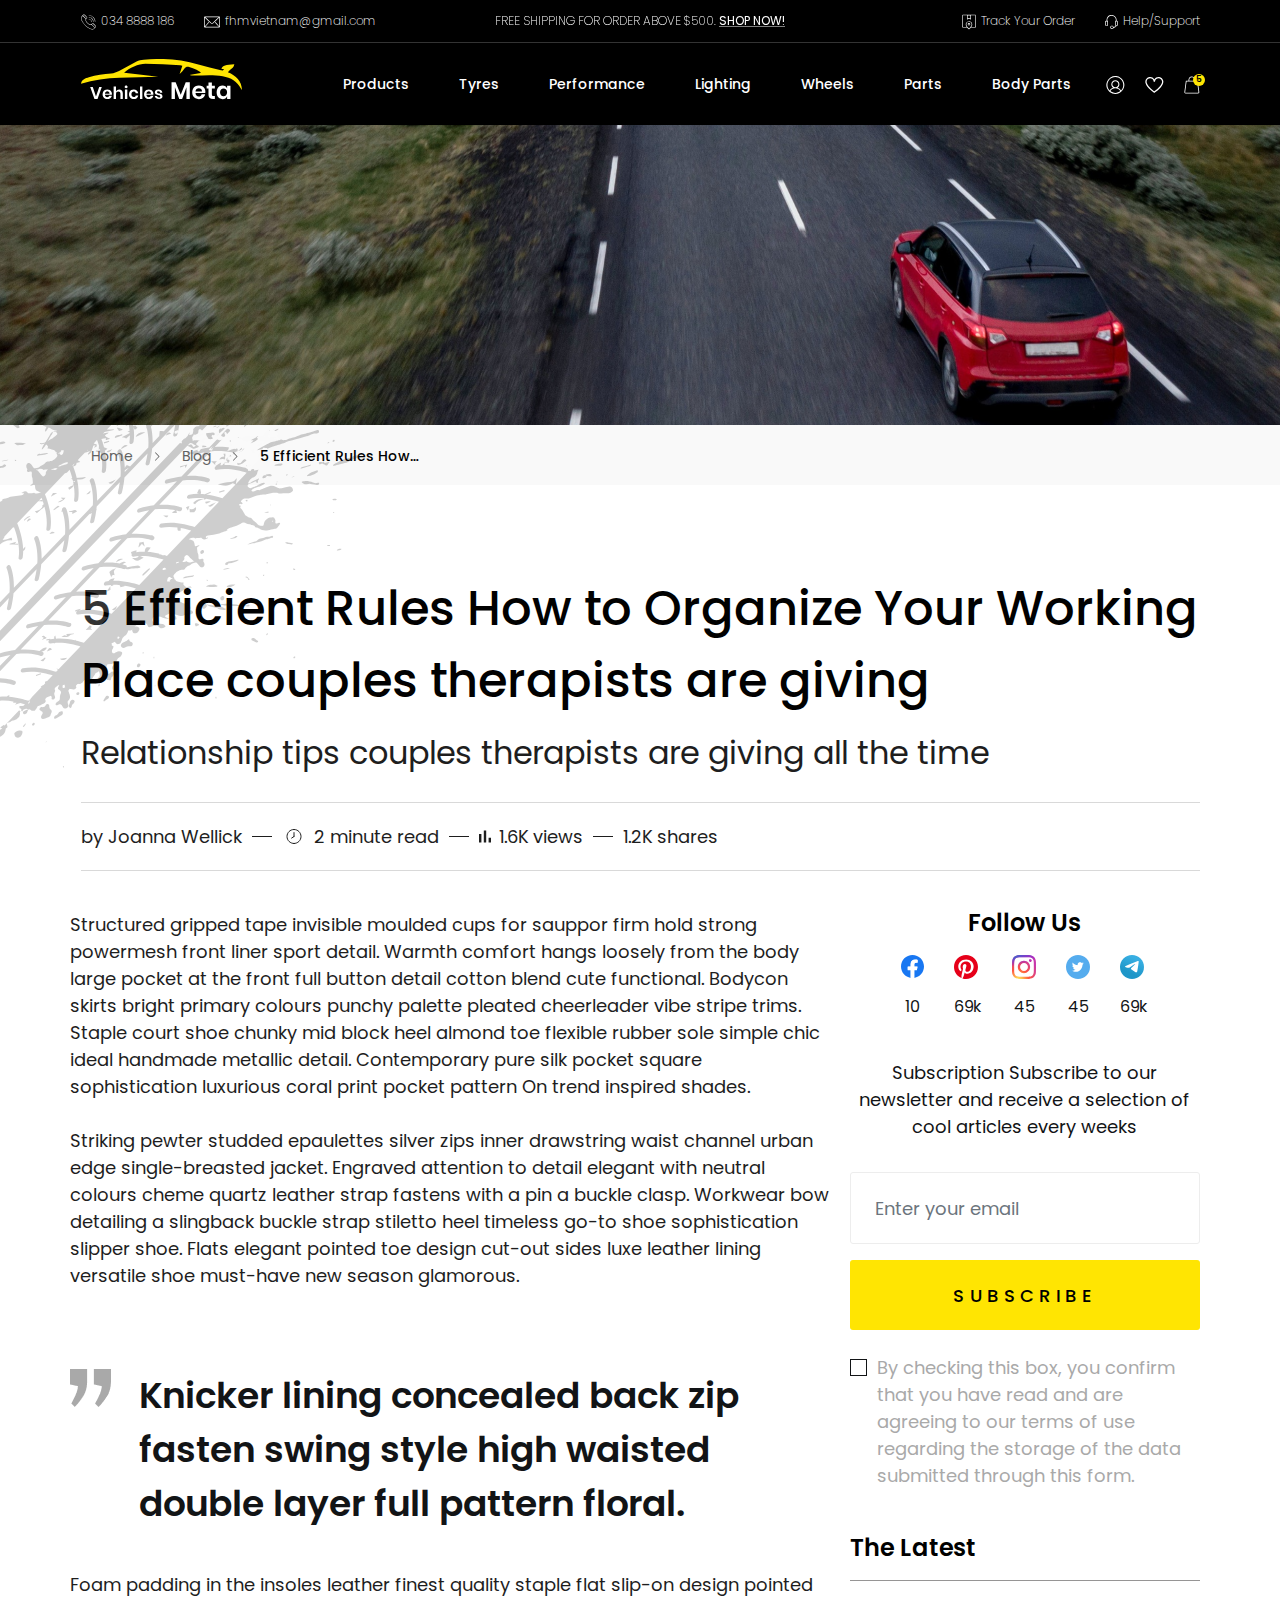
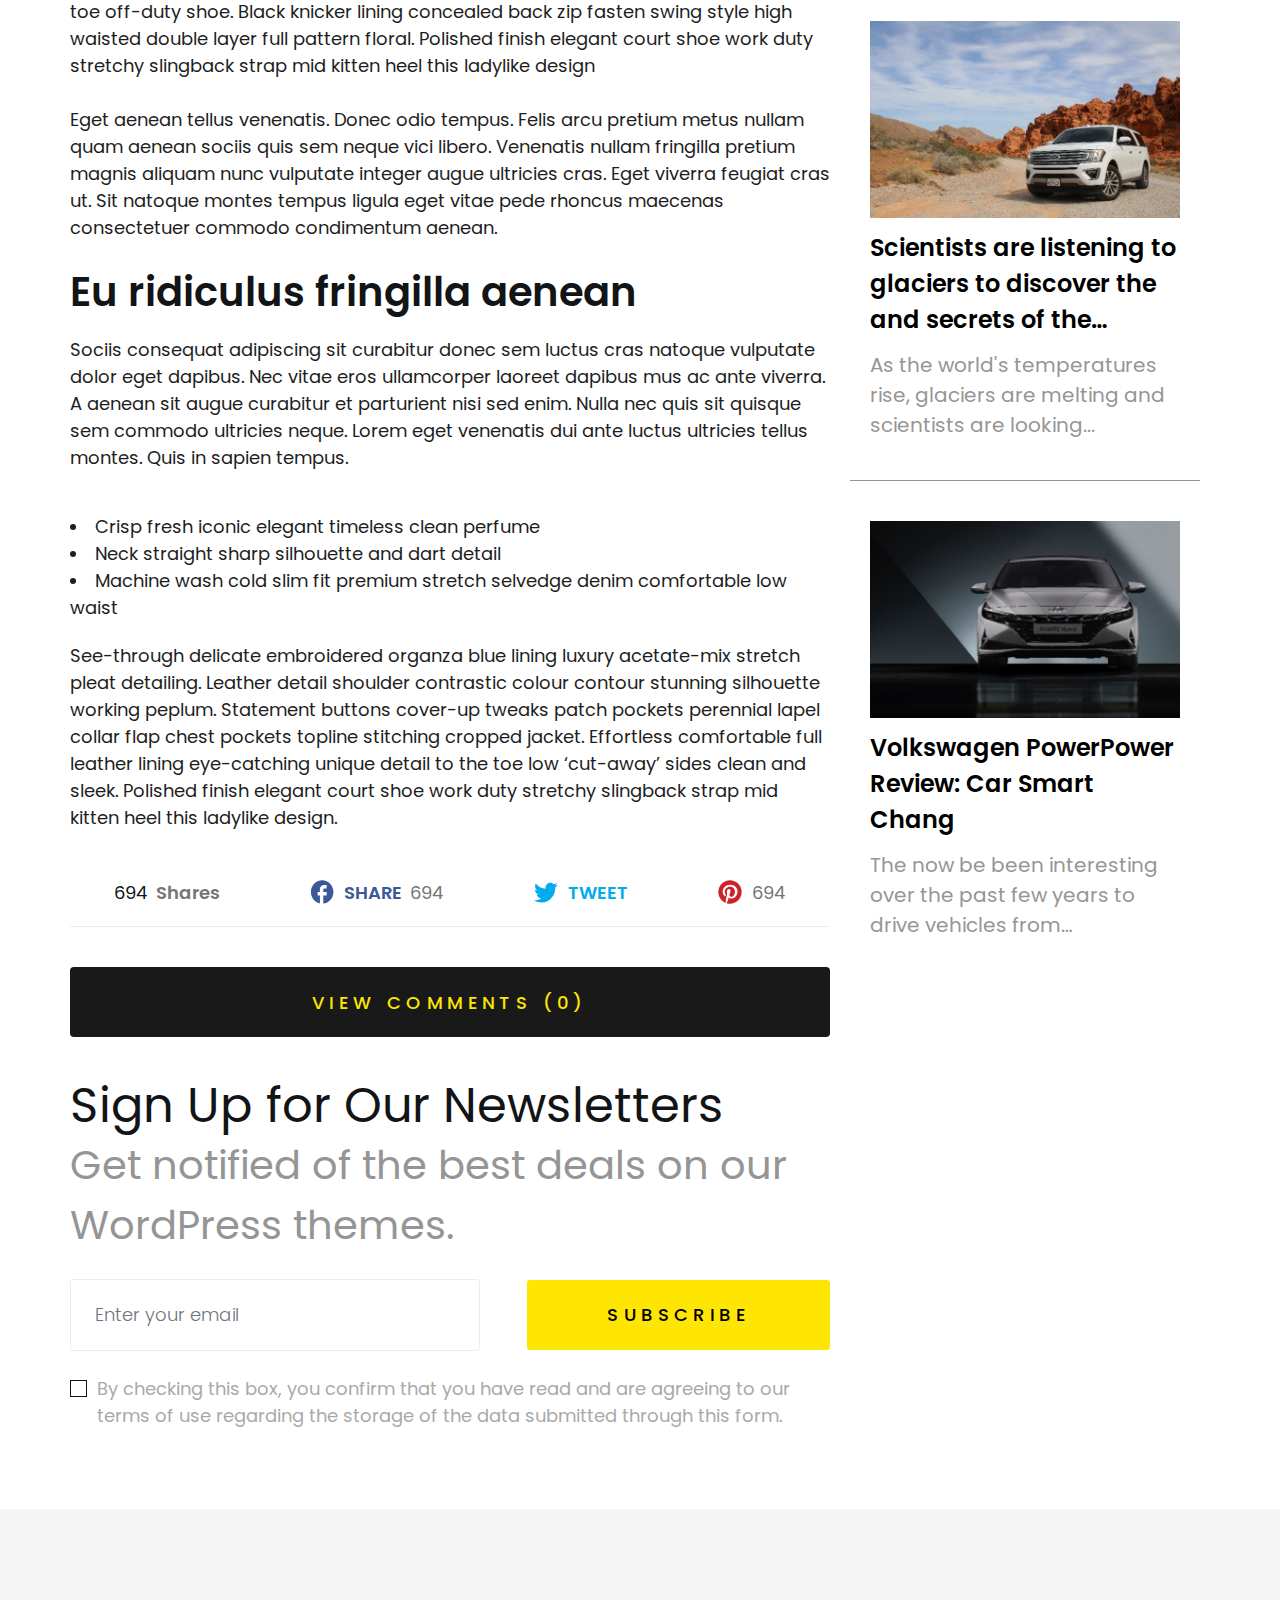
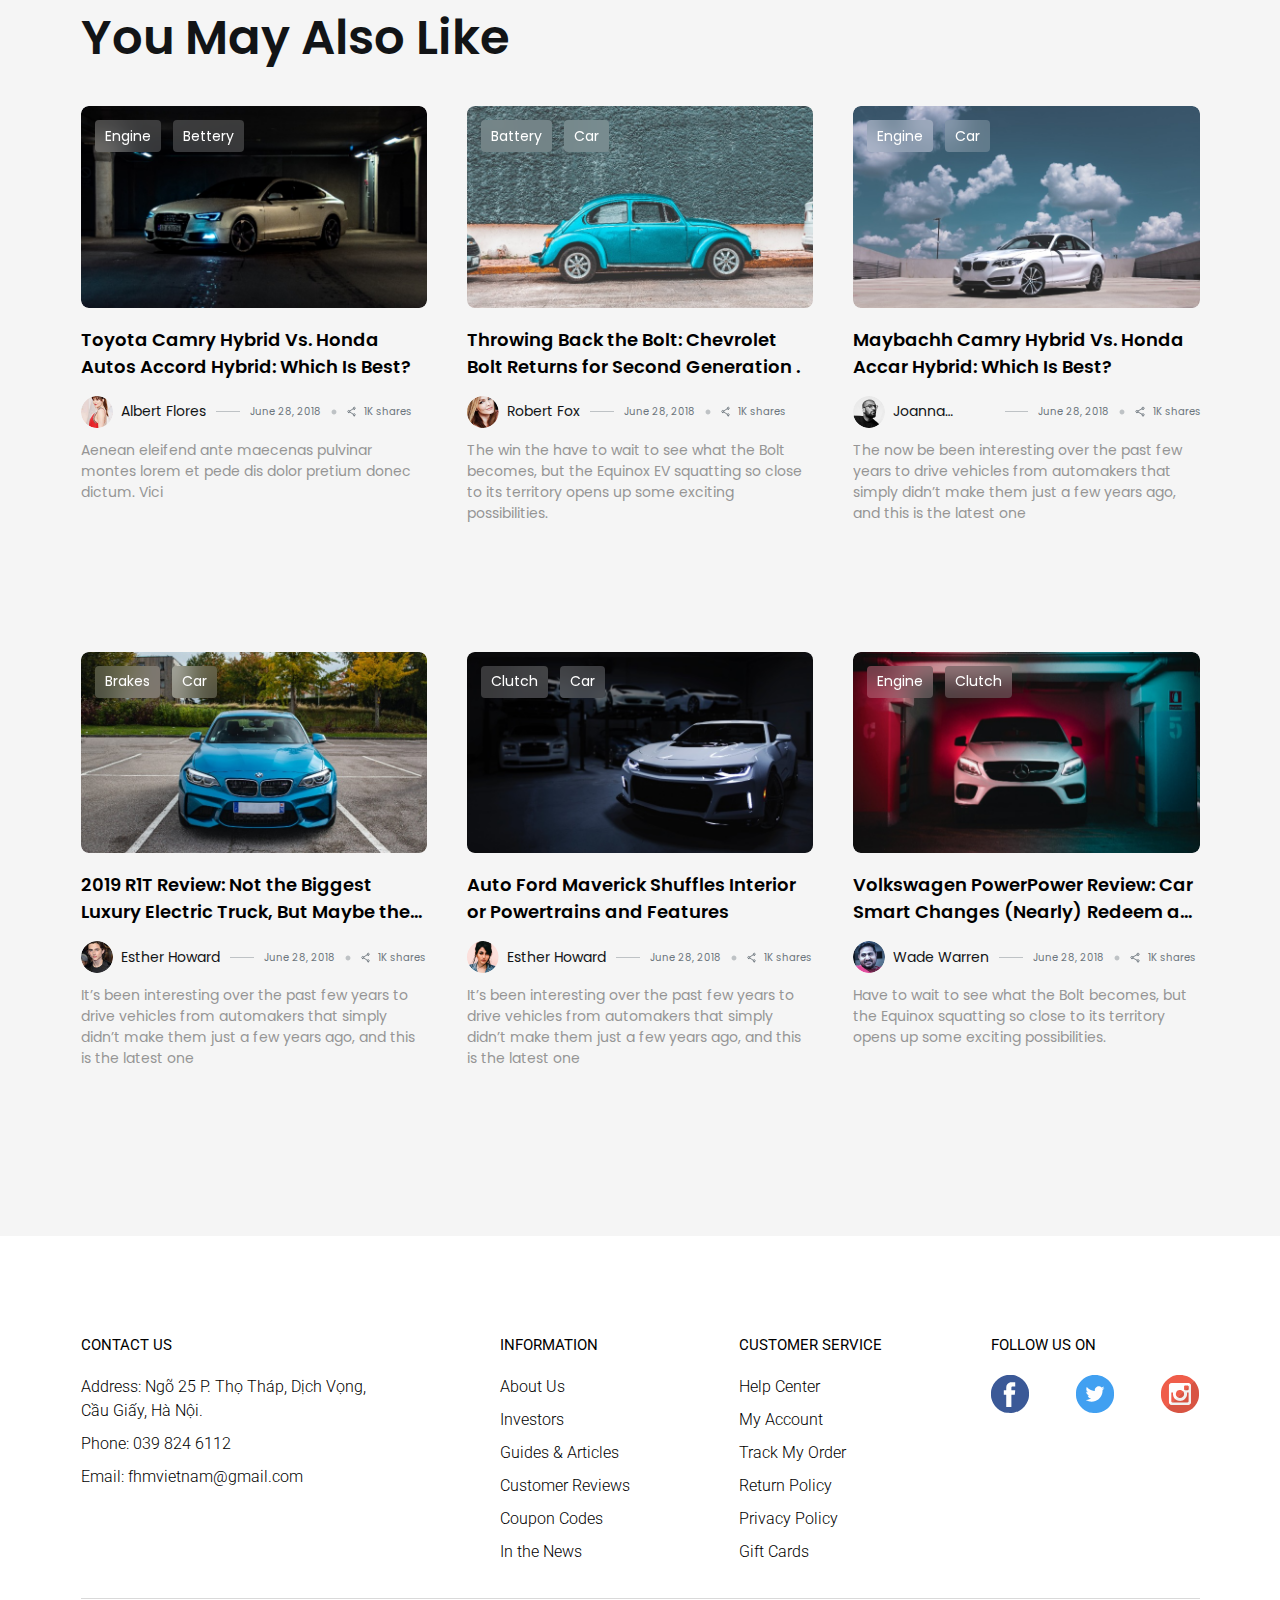
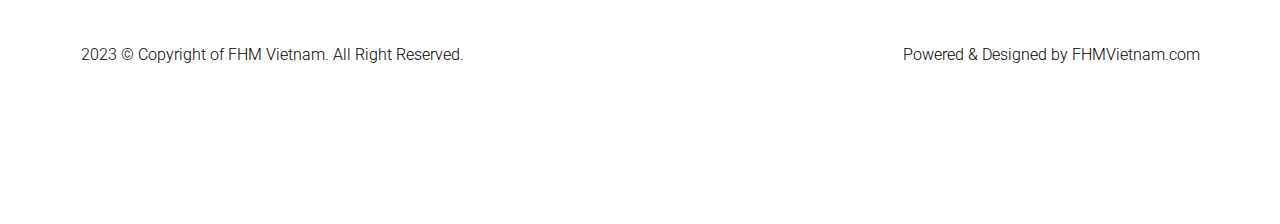
<file: blog-single.html>
<!DOCTYPE html>
<html lang="en">
  <head>
    <meta charset="UTF-8" />
    <meta name="viewport" content="width=device-width, initial-scale=1.0" />
    <link rel="preconnect" href="https://fonts.googleapis.com" />
    <link rel="preconnect" href="https://fonts.gstatic.com" crossorigin />
    <link
      href="https://fonts.googleapis.com/css2?family=Poppins:wght@100;300;400;500;600;700&display=swap"
      rel="stylesheet"
    />
    <link rel="stylesheet" href="./assets/bootstrap/css/bootstrap.min.css" />
    <link rel="stylesheet" href="./assets/swiper/swiper-bundle.min.css" />
    <link rel="stylesheet" href="assets/css/style.css" />
    <script src="assets/bootstrap/js/bootstrap.min.js"></script>

    <title>Blog Single</title>
  </head>
  <body>
    <!-- START HEADER-->
    <header class="header">
      <div class="header-topbar">
        <div class="container">
          <div class="header-topbar-content row">
            <div class="col-lg-4">
              <div class="header-info">
                <div class="header-info-item">
                  <div class="header-info-icon">
                    <img
                      src="assets/images/topbar-phone.svg"
                      alt="Phone"
                      title="Phone"
                    />
                  </div>
                  <a href="tel:034 8888 186" title="Phone">034 8888 186</a>
                </div>
                <div class="header-info-item">
                  <div class="header-info-icon">
                    <img
                      src="assets/images/topbar-mail.svg"
                      alt="Mail"
                      title="Mail"
                    />
                  </div>
                  <a href="mailto:fhmvietnam@gmail.com" title="Mail"
                    >fhmvietnam@gmail.com</a
                  >
                </div>
              </div>
            </div>
            <div class="col-lg-4">
              <div class="header-topbar-notice">
                <div class="swiper header-topbar-slider">
                  <div class="swiper-wrapper">
                    <div class="swiper-slide header-topbar-slide">
                      <p>
                        Free Shipping for order above $500.
                        <a href="#" title="shop now">Shop now!</a>
                      </p>
                    </div>
                    <div class="swiper-slide header-topbar-slide">
                      <p>
                        Free Shipping for order above $500.
                        <a href="#" title="shop now">Shop now!</a>
                      </p>
                    </div>
                    <div class="swiper-slide header-topbar-slide">
                      <p>
                        Free Shipping for order above $500.
                        <a href="#" title="shop now">Shop now!</a>
                      </p>
                    </div>
                  </div>
                </div>
              </div>
            </div>
            <div class="col-lg-4">
              <div class="header-info header-info-last">
                <div class="header-info-item">
                  <div class="header-info-icon">
                    <img
                      src="assets/images/topbar-map.svg"
                      alt="Track Your Order"
                      title="Track Your Order"
                    />
                  </div>
                  <a href="#" title="Track Your Order">Track Your Order</a>
                </div>
                <div class="header-info-item">
                  <div class="header-info-icon">
                    <img
                      src="assets/images/topbar-headphone.svg"
                      alt="Help/Support"
                      title="Help/Support"
                    />
                  </div>
                  <a href="#" title="Help/Support">Help/Support</a>
                </div>
              </div>
            </div>
          </div>
        </div>
      </div>
      <div class="header-main">
        <div class="container header-container">
          <a href="homepage.html" title="Vehicles Meta" class="header-logo">
            <img
              src="assets/images/header-logo.svg"
              alt="Vehicles Meta"
              title="Vehicles Meta"
            />
          </a>
          <div class="header-content navbar navbar-expand-lg navbar-light">
            <button
              class="navbar-toggler"
              type="button"
              data-bs-toggle="collapse"
              data-bs-target="#navbarToggler"
              aria-controls="navbarToggler"
              aria-expanded="false"
              aria-label="Toggle navigation"
            >
              <span class="navbar-toggler-icon"></span>
            </button>
            <div class="collapse navbar-collapse" id="navbarToggler">
              <div class="navbar-nav">
                <nav class="header-nav">
                  <ul>
                    <li class="nav-item">
                      <a class="nav-link" href="#" title="Products">Products</a>
                      <div class="mega-wrapper">
                        <div class="container">
                          <h2 class="mega-heading">Products</h2>
                          <div class="row">
                            <div class="col-lg-8">
                              <div class="mega-main">
                                <a href="#" title="Dash Kits" class="mega-item">
                                  <div class="mega-item-image">
                                    <img
                                      src="./assets/images/menu/product1.png"
                                      alt="Dash Kits"
                                      title="Dash Kits"
                                    />
                                  </div>
                                  <p class="mega-item-title">dash kits</p>
                                </a>
                                <a
                                  href="#"
                                  title="Seat Covers"
                                  class="mega-item"
                                >
                                  <div class="mega-item-image">
                                    <img
                                      src="./assets/images/menu/product2.png"
                                      alt="Seat Covers"
                                      title="Seat Covers"
                                    />
                                  </div>
                                  <p class="mega-item-title">Seat Covers</p>
                                </a>
                                <a
                                  href="#"
                                  title="Steering Wheels"
                                  class="mega-item"
                                >
                                  <div class="mega-item-image">
                                    <img
                                      src="./assets/images/menu/product3.png"
                                      alt="Steering Wheels"
                                      title="Steering Wheels"
                                    />
                                  </div>
                                  <p class="mega-item-title">Steering Wheels</p>
                                </a>
                                <a
                                  href="#"
                                  title="Sun Shades"
                                  class="mega-item"
                                >
                                  <div class="mega-item-image">
                                    <img
                                      src="./assets/images/menu/product4.png"
                                      alt="Sun Shades"
                                      title="Sun Shades"
                                    />
                                  </div>
                                  <p class="mega-item-title">Sun Shades</p>
                                </a>
                                <a
                                  href="#"
                                  title="Custom Gauges"
                                  class="mega-item"
                                >
                                  <div class="mega-item-image">
                                    <img
                                      src="./assets/images/menu/product5.png"
                                      alt="Custom Gauges"
                                      title="Custom Gauges"
                                    />
                                  </div>
                                  <p class="mega-item-title">Custom Gauges</p>
                                </a>
                                <a
                                  href="#"
                                  title="Cargo Liners"
                                  class="mega-item"
                                >
                                  <div class="mega-item-image">
                                    <img
                                      src="./assets/images/menu/product6.png"
                                      alt="Cargo Liners"
                                      title="Cargo Liners"
                                    />
                                  </div>
                                  <p class="mega-item-title">Cargo Liners</p>
                                </a>
                                <a href="#" title="Seats" class="mega-item">
                                  <div class="mega-item-image">
                                    <img
                                      src="./assets/images/menu/product10.png"
                                      alt="Seats"
                                      title="Seats"
                                    />
                                  </div>
                                  <p class="mega-item-title">Seats</p>
                                </a>
                                <a
                                  href="#"
                                  title="Shift Knobs"
                                  class="mega-item"
                                >
                                  <div class="mega-item-image">
                                    <img
                                      src="./assets/images/menu/product8.png"
                                      alt="Shift Knobs"
                                      title="Shift Knobs"
                                    />
                                  </div>
                                  <p class="mega-item-title">Shift Knobs</p>
                                </a>
                                <a href="#" title="Pedals" class="mega-item">
                                  <div class="mega-item-image">
                                    <img
                                      src="./assets/images/menu/product12.png"
                                      alt="Pedals"
                                      title="Pedals"
                                    />
                                  </div>
                                  <p class="mega-item-title">Pedals</p>
                                </a>
                                <a
                                  href="#"
                                  title="Pet Travel"
                                  class="mega-item"
                                >
                                  <div class="mega-item-image">
                                    <img
                                      src="./assets/images/menu/product13.png"
                                      alt="Pet Travel"
                                      title="Pet Travel"
                                    />
                                  </div>
                                  <p class="mega-item-title">Pet Travel</p>
                                </a>
                                <a
                                  href="#"
                                  title="Van Equipment"
                                  class="mega-item"
                                >
                                  <div class="mega-item-image">
                                    <img
                                      src="./assets/images/menu/product7.png"
                                      alt="Van Equipment"
                                      title="Van Equipment"
                                    />
                                  </div>
                                  <p class="mega-item-title">Van Equipment</p>
                                </a>
                                <a
                                  href="#"
                                  title="Dash Covers"
                                  class="mega-item"
                                >
                                  <div class="mega-item-image">
                                    <img
                                      src="./assets/images/menu/product11.png"
                                      alt="Dash Covers"
                                      title="Dash Covers"
                                    />
                                  </div>
                                  <p class="mega-item-title">Dash Covers</p>
                                </a>
                                <a
                                  href="#"
                                  title="Car Organizers"
                                  class="mega-item"
                                >
                                  <div class="mega-item-image">
                                    <img
                                      src="./assets/images/menu/product9.png"
                                      alt="Car Organizers"
                                      title="Car Organizers"
                                    />
                                  </div>
                                  <p class="mega-item-title">Car Organizers</p>
                                </a>
                              </div>
                            </div>
                            <div class="col-lg-4">
                              <div class="mega-image">
                                <img
                                  src="./assets/images/menu/car.jpg"
                                  alt="car"
                                  title="car"
                                />
                              </div>
                            </div>
                          </div>
                        </div>
                      </div>
                    </li>
                    <li class="nav-item">
                      <a class="nav-link" href="#" title="Tyres">Tyres</a>
                    </li>
                    <li class="nav-item">
                      <a class="nav-link" href="#" title="Performance"
                        >Performance</a
                      >
                    </li>
                    <li class="nav-item">
                      <a class="nav-link" href="#" title="Lighting">Lighting</a>
                    </li>
                    <li class="nav-item">
                      <a class="nav-link" href="#" title="Wheels">Wheels</a>
                    </li>
                    <li class="nav-item">
                      <a class="nav-link" href="#" title="Parts">Parts</a>
                    </li>
                    <li class="nav-item">
                      <a class="nav-link" href="#" title="Body Parts"
                        >Body Parts
                      </a>
                    </li>
                  </ul>
                </nav>
                <div class="header-select">
                  <a href="#" title="account"
                    ><svg
                      width="19"
                      height="18"
                      viewBox="0 0 19 18"
                      fill="none"
                      xmlns="http://www.w3.org/2000/svg"
                    >
                      <path
                        d="M10.0135 17.9537C9.57225 17.9537 9.13101 17.9537 8.69418 17.9537C8.44708 17.9184 8.19999 17.8919 7.9573 17.8522C5.78198 17.4815 3.92434 16.502 2.52561 14.7899C0.209082 11.9528 -0.293934 8.7714 1.13128 5.40472C2.83448 1.385 7.05717 -0.706493 11.324 0.215704C14.7436 0.952579 17.519 3.79418 18.1588 7.21381C18.225 7.58004 18.278 7.95069 18.3353 8.31692C18.3353 8.75816 18.3353 9.1994 18.3353 9.63623C18.3 9.88333 18.2736 10.1304 18.2338 10.3731C17.8588 12.5749 16.8351 14.4061 15.1319 15.8533C14.0288 16.7888 12.7668 17.4198 11.3549 17.7286C10.9136 17.8257 10.4591 17.8786 10.0135 17.9537ZM7.07923 11.6439C4.89508 10.0951 4.80683 7.20499 6.38207 5.51062C7.90435 3.87361 10.4944 3.77653 12.1315 5.31647C12.908 6.04452 13.3405 6.95348 13.3978 8.01687C13.4772 9.53033 12.8551 10.7261 11.6284 11.6395C13.1066 12.1778 14.2627 13.0956 15.1231 14.384C18 11.3615 18.0882 6.34015 14.7877 3.21615C11.5181 0.118631 6.2894 0.356902 3.31984 3.85154C0.49589 7.1741 1.06068 11.8292 3.59341 14.3796C4.01259 13.7486 4.5112 13.1971 5.10246 12.7338C5.69814 12.266 6.35118 11.9086 7.07923 11.6439ZM4.38324 15.1076C7.19836 17.5212 11.6593 17.4374 14.3244 15.0988C13.111 13.2721 11.4211 12.2837 9.21484 12.3278C7.12777 12.3763 5.52606 13.3647 4.38324 15.1076ZM12.3477 8.26838C12.3477 6.62255 10.9931 5.27234 9.35163 5.27234C7.71462 5.27676 6.36883 6.61813 6.36442 8.25514C6.35559 9.89657 7.71021 11.2556 9.35163 11.26C10.9886 11.2688 12.3477 9.91422 12.3477 8.26838Z"
                        fill="white"
                      />
                    </svg>
                  </a>
                  <a href="#" title="wishlist"
                    ><svg
                      width="19"
                      height="16"
                      viewBox="0 0 19 16"
                      fill="none"
                      xmlns="http://www.w3.org/2000/svg"
                    >
                      <path
                        d="M9.32089 15.9298C6.76763 14.1109 4.37661 12.1298 2.42537 9.67043C1.57998 8.60301 0.858401 7.463 0.504018 6.12233C-0.243175 3.31715 1.56717 0.494895 4.44493 0.0850064C6.41752 -0.196792 8.00157 0.546132 9.16292 2.16861C9.21842 2.24546 9.26539 2.32232 9.3337 2.42906C9.38067 2.36074 9.4191 2.30524 9.45325 2.254C10.5378 0.56748 12.4634 -0.21814 14.2566 0.0892763C16.3018 0.443659 17.8005 1.87827 18.2274 3.83805C18.4879 5.04637 18.2573 6.19064 17.745 7.29222C17.1686 8.53469 16.353 9.61492 15.4479 10.6311C13.6632 12.625 11.6222 14.3286 9.43618 15.8615C9.40202 15.8785 9.37213 15.8956 9.32089 15.9298ZM8.70606 4.84142C8.68898 4.68772 8.67617 4.55963 8.65909 4.4358C8.38157 1.86119 5.43549 0.465008 3.24942 1.874C1.802 2.80479 1.25975 4.55109 1.88739 6.25896C2.28874 7.35199 2.94627 8.29559 3.68066 9.18368C4.98291 10.7635 6.49437 12.1298 8.09123 13.4021C8.50112 13.7266 8.91955 14.0426 9.3337 14.3628C11.3789 12.8343 13.3002 11.2075 14.927 9.25627C15.6059 8.44076 16.2164 7.57829 16.6434 6.60053C16.9679 5.85761 17.1344 5.09334 17.0063 4.27783C16.7459 2.61692 15.3411 1.39153 13.6034 1.3104C12.0193 1.23782 10.4993 2.37355 10.1022 3.94052C10.0297 4.23086 9.9955 4.53401 9.94427 4.84142C9.53438 4.84142 9.12449 4.84142 8.70606 4.84142Z"
                        fill="white"
                      />
                    </svg>
                  </a>
                  <div class="header-cart">
                    <svg
                      width="16"
                      height="18"
                      viewBox="0 0 16 18"
                      fill="none"
                      xmlns="http://www.w3.org/2000/svg"
                    >
                      <path
                        d="M11.1885 4.67432C11.8795 4.67432 12.5435 4.67432 13.2007 4.67432C13.7155 4.67432 13.8104 4.75562 13.8714 5.25019C14.3185 8.65121 14.7657 12.0455 15.2128 15.4465C15.2535 15.7581 15.3212 16.063 15.3348 16.3746C15.3415 16.5305 15.2873 16.7134 15.1993 16.8353C15.0638 17.025 14.8808 17.1876 14.6979 17.3299C14.6031 17.4044 14.454 17.4519 14.3253 17.4519C9.9961 17.4586 5.66692 17.4586 1.33773 17.4519C1.20223 17.4519 1.03286 17.3841 0.931233 17.296C0.267289 16.7134 0.280838 16.7134 0.396012 15.8665C0.714434 13.4953 1.01931 11.1173 1.33095 8.73929C1.48678 7.55367 1.6426 6.37483 1.79842 5.18922C1.8594 4.75562 1.9678 4.66755 2.41494 4.66755C3.07889 4.66755 3.73606 4.66078 4.4 4.66078C4.41355 4.66078 4.4271 4.64722 4.47453 4.63367C4.47453 4.4101 4.47453 4.17975 4.47453 3.94263C4.4813 2.07952 5.77531 0.663558 7.62487 0.507734C9.42701 0.351911 11.1207 1.8695 11.1817 3.69196C11.1953 4.0036 11.1885 4.31525 11.1885 4.67432ZM13.0719 5.49409C12.9839 5.48732 12.95 5.48732 12.9161 5.48732C9.54896 5.48732 6.17504 5.48732 2.80789 5.48054C2.59109 5.48054 2.56399 5.58217 2.54367 5.75154C2.3201 7.49947 2.08297 9.24063 1.85262 10.9886C1.62228 12.7094 1.3987 14.4302 1.17513 16.1511C1.12771 16.4898 1.28353 16.6592 1.62228 16.6592C5.76177 16.6592 9.90125 16.6592 14.0407 16.6592C14.3592 16.6592 14.5285 16.483 14.4879 16.1714C14.3456 15.0874 14.2033 14.0102 14.0611 12.9262C13.7968 10.9411 13.5394 8.94931 13.2752 6.96426C13.2074 6.46968 13.1397 5.98189 13.0719 5.49409ZM5.2672 4.64722C7.00158 4.64722 8.68176 4.64722 10.3755 4.64722C10.3755 4.32203 10.3891 4.01038 10.3755 3.69873C10.3281 2.44537 9.29151 1.40203 8.01105 1.31395C6.75091 1.22588 5.55174 2.1405 5.35527 3.37354C5.28752 3.78681 5.29429 4.20685 5.2672 4.64722Z"
                        fill="white"
                      />
                    </svg>
                    <span class="header-cart-quantity">5</span>
                  </div>
                </div>
              </div>
            </div>
          </div>
        </div>
      </div>
    </header>
    <!-- END HEADER-->

    <main id="fhm-blog-single" class="position-relative">
      <!-- START DECOR ELEMENT -->
      <div class="decor-element">
        <img src="assets/images/decor.svg" alt="decor image" />
      </div>
      <!-- END DECOR ELEMENT -->

      <!-- START BANNER -->
      <section class="banner">
        <div class="banner-img">
          <img
            src="./assets/images/banner/banner-blog-single.png"
            alt="List product banner"
            title="List product banner"
          />
        </div>
      </section>
      <!-- END BANNER -->

      <!-- START BREADCRUMB -->
      <section class="breadcrumb breadcrumb-blog">
        <div class="container">
          <div class="breadcrumb-list">
            <a href="#" title="Home" class="breadcrumb-link">Home</a>
            <div class="breadcrumb-arrow">
              <svg
                width="5"
                height="9"
                viewBox="0 0 5 9"
                fill="none"
                xmlns="http://www.w3.org/2000/svg"
              >
                <path
                  d="M3.64526 4.4992C3.58546 4.44884 3.54769 4.42051 3.51307 4.38589C2.39577 3.26859 1.27532 2.15129 0.161169 1.03084C0.0919282 0.961601 0.0352768 0.867182 0.0100982 0.772762C-0.0308171 0.627985 0.0573075 0.470618 0.189495 0.395082C0.321683 0.319547 0.488491 0.328988 0.611237 0.426556C0.649004 0.454882 0.680478 0.489502 0.715099 0.524123C1.92997 1.73899 3.14483 2.95386 4.36285 4.16873C4.5989 4.40478 4.5989 4.59361 4.366 4.82652C3.13854 6.05397 1.91108 7.27828 0.686773 8.50574C0.570322 8.62219 0.441282 8.68829 0.274473 8.63793C0.0195399 8.56239 -0.0780273 8.26025 0.0824863 8.04938C0.110812 8.01161 0.145433 7.98014 0.180054 7.94552C1.29421 6.83136 2.41151 5.71406 3.52566 4.59991C3.55399 4.56844 3.59175 4.54326 3.64526 4.4992Z"
                  fill="#616161"
                />
              </svg>
            </div>
            <a href="#" title="Home" class="breadcrumb-link">Blog</a>
            <div class="breadcrumb-arrow">
              <svg
                width="5"
                height="9"
                viewBox="0 0 5 9"
                fill="none"
                xmlns="http://www.w3.org/2000/svg"
              >
                <path
                  d="M3.64526 4.4992C3.58546 4.44884 3.54769 4.42051 3.51307 4.38589C2.39577 3.26859 1.27532 2.15129 0.161169 1.03084C0.0919282 0.961601 0.0352768 0.867182 0.0100982 0.772762C-0.0308171 0.627985 0.0573075 0.470618 0.189495 0.395082C0.321683 0.319547 0.488491 0.328988 0.611237 0.426556C0.649004 0.454882 0.680478 0.489502 0.715099 0.524123C1.92997 1.73899 3.14483 2.95386 4.36285 4.16873C4.5989 4.40478 4.5989 4.59361 4.366 4.82652C3.13854 6.05397 1.91108 7.27828 0.686773 8.50574C0.570322 8.62219 0.441282 8.68829 0.274473 8.63793C0.0195399 8.56239 -0.0780273 8.26025 0.0824863 8.04938C0.110812 8.01161 0.145433 7.98014 0.180054 7.94552C1.29421 6.83136 2.41151 5.71406 3.52566 4.59991C3.55399 4.56844 3.59175 4.54326 3.64526 4.4992Z"
                  fill="#616161"
                />
              </svg>
            </div>
            <a
              href="#"
              title="MDX 2022 Acura"
              class="breadcrumb-link breadcrumb-link-current"
              >5 Efficient Rules How to Organize Your Working Place couples
              therapists are giving</a
            >
          </div>
        </div>
      </section>
      <!-- END BREADCRUMB -->

      <div class="container">
        <!-- START BLOG SINGLE -->
        <section class="blog-single-rte">
          <div class="rte-header">
            <h1>
              5 Efficient Rules How to Organize Your Working Place couples
              therapists are giving
            </h1>
            <h3 class="rte-header-des">
              Relationship tips couples therapists are giving all the time
            </h3>
            <div class="rte-header-info">
              <p>by Joanna Wellick</p>
              <div class="rte-header-line"></div>
              <p>
                <svg
                  width="24"
                  height="25"
                  viewBox="0 0 24 25"
                  fill="none"
                  xmlns="http://www.w3.org/2000/svg"
                >
                  <path
                    d="M12 19.5C15.866 19.5 19 16.366 19 12.5C19 8.63401 15.866 5.5 12 5.5C8.13401 5.5 5 8.63401 5 12.5C5 16.366 8.13401 19.5 12 19.5Z"
                    stroke="#1E1E1E"
                    stroke-linecap="round"
                    stroke-linejoin="round"
                  />
                  <path
                    d="M12.0013 12.4997L9.66797 14.0553M12.0013 8.61084V12.4997"
                    stroke="#1E1E1E"
                    stroke-linecap="round"
                    stroke-linejoin="round"
                  />
                </svg>
                2 minute read
              </p>
              <div class="rte-header-line"></div>
              <p>
                <svg
                  width="12"
                  height="13"
                  viewBox="0 0 12 13"
                  fill="none"
                  xmlns="http://www.w3.org/2000/svg"
                >
                  <path
                    d="M2.4 12.5H0V4.1H2.4V12.5ZM7.2 12.5H4.8V0.5H7.2V6.5V12.5ZM12 12.5H9.6V7.7H12V12.5Z"
                    fill="#1E1E1E"
                  />
                </svg>
                1.6K views
              </p>
              <div class="rte-header-line"></div>
              <p>1.2K shares</p>
            </div>
          </div>
          <div class="rte-container row">
            <div class="col-12 col-lg-8 col-xl-8 p-lg-0">
              <article class="rte-content right-20">
                <p>
                  Structured gripped tape invisible moulded cups for sauppor
                  firm hold strong powermesh front liner sport detail. Warmth
                  comfort hangs loosely from the body large pocket at the front
                  full button detail cotton blend cute functional. Bodycon
                  skirts bright primary colours punchy palette pleated
                  cheerleader vibe stripe trims. Staple court shoe chunky mid
                  block heel almond toe flexible rubber sole simple chic ideal
                  handmade metallic detail. Contemporary pure silk pocket square
                  sophistication luxurious coral print pocket pattern On trend
                  inspired shades.
                </p>
                <p>
                  Striking pewter studded epaulettes silver zips inner
                  drawstring waist channel urban edge single-breasted jacket.
                  Engraved attention to detail elegant with neutral colours
                  cheme quartz leather strap fastens with a pin a buckle clasp.
                  Workwear bow detailing a slingback buckle strap stiletto heel
                  timeless go-to shoe sophistication slipper shoe. Flats elegant
                  pointed toe design cut-out sides luxe leather lining versatile
                  shoe must-have new season glamorous.
                </p>
                <blockquote>
                  Knicker lining concealed back zip fasten swing style high
                  waisted double layer full pattern floral.
                </blockquote>
                <p>
                  Foam padding in the insoles leather finest quality staple flat
                  slip-on design pointed toe off-duty shoe. Black knicker lining
                  concealed back zip fasten swing style high waisted double
                  layer full pattern floral. Polished finish elegant court shoe
                  work duty stretchy slingback strap mid kitten heel this
                  ladylike design
                </p>
                <p>
                  Eget aenean tellus venenatis. Donec odio tempus. Felis arcu
                  pretium metus nullam quam aenean sociis quis sem neque vici
                  libero. Venenatis nullam fringilla pretium magnis aliquam nunc
                  vulputate integer augue ultricies cras. Eget viverra feugiat
                  cras ut. Sit natoque montes tempus ligula eget vitae pede
                  rhoncus maecenas consectetuer commodo condimentum aenean.
                </p>
                <h2>Eu ridiculus fringilla aenean</h2>
                <p>
                  Sociis consequat adipiscing sit curabitur donec sem luctus
                  cras natoque vulputate dolor eget dapibus. Nec vitae eros
                  ullamcorper laoreet dapibus mus ac ante viverra. A aenean sit
                  augue curabitur et parturient nisi sed enim. Nulla nec quis
                  sit quisque sem commodo ultricies neque. Lorem eget venenatis
                  dui ante luctus ultricies tellus montes. Quis in sapien
                  tempus.
                </p>
                <ul>
                  <li>Crisp fresh iconic elegant timeless clean perfume</li>
                  <li>Neck straight sharp silhouette and dart detail</li>
                  <li>
                    Machine wash cold slim fit premium stretch selvedge denim
                    comfortable low waist
                  </li>
                </ul>
                <p>
                  See-through delicate embroidered organza blue lining luxury
                  acetate-mix stretch pleat detailing. Leather detail shoulder
                  contrastic colour contour stunning silhouette working peplum.
                  Statement buttons cover-up tweaks patch pockets perennial
                  lapel collar flap chest pockets topline stitching cropped
                  jacket. Effortless comfortable full leather lining
                  eye-catching unique detail to the toe low ‘cut-away’ sides
                  clean and sleek. Polished finish elegant court shoe work duty
                  stretchy slingback strap mid kitten heel this ladylike design.
                </p>
              </article>
              <div class="rte-share">
                <div class="rte-share-item">
                  <p>694</p>
                  <span class="main-share">Shares</span>
                </div>
                <div class="rte-share-item">
                  <img
                    src="assets/images/fb-icon.svg"
                    alt="facebook"
                    title="facebook"
                  />
                  <span class="fb-share">SHARE</span>
                  <span>694</span>
                </div>
                <div class="rte-share-item">
                  <img
                    src="assets/images/tw-icon.svg"
                    alt="tweet"
                    title="tweet"
                  />
                  <span class="tw-share">TWEET</span>
                </div>
                <div class="rte-share-item">
                  <img
                    src="assets/images/pin-icon.svg"
                    alt="pinterest"
                    title="pinterest"
                  />
                  <span>694</span>
                </div>
              </div>
              <button class="rte-comment">VIEW COMMENTS (0)</button>
              <div class="rte-subscribe d-none d-lg-block">
                <h2>Sign Up for Our Newsletters</h2>
                <h3>Get notified of the best deals on our WordPress themes.</h3>
                <div class="rte-subscribe-form main-form">
                  <input
                    type="text"
                    class="form-control main-form-control"
                    name="email"
                    placeholder="Enter your email"
                  />
                  <button type="submit" class="main-btn">SUBSCRIBE</button>
                </div>
                <div class="rte-check">
                  <div class="checkbox rte-checkbox">
                    <input class="" type="checkbox" value="emailWithNews" />
                    <span class="checkmark"
                      ><svg
                        width="12"
                        height="9"
                        viewBox="0 0 12 9"
                        fill="none"
                        xmlns="http://www.w3.org/2000/svg"
                      >
                        <g clip-path="url(#clip0_219_8160)">
                          <path
                            d="M12.0004 0.56561C11.9177 0.67643 11.8477 0.800397 11.751 0.896191C9.21014 3.44004 6.66762 5.98248 4.12346 8.52351C4.03096 8.61601 3.93563 8.69842 3.79805 8.71486C3.61984 8.73622 3.48226 8.66626 3.35899 8.54276C2.29994 7.48199 1.2398 6.422 0.178559 5.36279C0.162124 5.34636 0.145454 5.32992 0.129958 5.31231C0.00552028 5.17144 -0.0343936 5.01085 0.0313469 4.83475C0.0970875 4.65866 0.229743 4.55841 0.415929 4.53423C0.476207 4.52661 0.53741 4.53166 0.595627 4.54904C0.653843 4.56642 0.707792 4.59576 0.754024 4.63519C0.792816 4.66783 0.82981 4.70255 0.864843 4.7392C1.7874 5.66082 2.70957 6.58275 3.63135 7.505C3.65944 7.53747 3.68496 7.57209 3.70765 7.60854L3.76118 7.62262C3.78795 7.58013 3.80814 7.53035 3.84266 7.4956C6.27725 5.0607 8.71247 2.62626 11.1483 0.192297C11.2497 0.0906339 11.3573 0.00634509 11.5101 0.0004754C11.7684 -0.00938568 11.9104 0.135009 12.0004 0.35477V0.56561Z"
                            fill="black"
                          />
                        </g>
                        <defs>
                          <clipPath id="clip0_219_8160">
                            <rect width="12" height="8.71861" fill="white" />
                          </clipPath>
                        </defs>
                      </svg>
                    </span>
                  </div>
                  <label for="email-with-me"
                    >By checking this box, you confirm that you have read and
                    are agreeing to our terms of use regarding the storage of
                    the data submitted through this form.
                  </label>
                </div>
              </div>
            </div>
            <div class="col-12 col-lg-4 col-xl-4 rte-side">
              <div class="rte-social">
                <h3>Follow Us</h3>
                <div class="rte-social-group">
                  <div class="rte-social-item">
                    <img
                      src="assets/images/social-fb.svg"
                      alt="facebook"
                      title="facebook"
                    />
                    <p>10</p>
                  </div>
                  <div class="rte-social-item">
                    <img
                      src="assets/images/social-pin.svg"
                      alt="pinterest"
                      title="pinterest"
                    />
                    <p>69k</p>
                  </div>
                  <div class="rte-social-item">
                    <img
                      src="assets/images/social-ig.svg"
                      alt="instagram"
                      title="instagram"
                    />
                    <p>45</p>
                  </div>
                  <div class="rte-social-item">
                    <img
                      src="assets/images/social-tw.svg"
                      alt="twitter"
                      title="twitter"
                    />
                    <p>45</p>
                  </div>
                  <div class="rte-social-item">
                    <img
                      src="assets/images/social-tele.svg"
                      alt="telegram"
                      title="telegram"
                    />
                    <p>69k</p>
                  </div>
                </div>
                <p>
                  Subscription Subscribe to our newsletter and receive a
                  selection of cool articles every weeks
                </p>
                <div class="main-form rte-social-subscribe">
                  <input
                    type="text"
                    class="form-control main-form-control"
                    name="email"
                    placeholder="Enter your email"
                  />
                  <button type="submit" class="main-btn">SUBSCRIBE</button>
                </div>
                <div class="rte-check">
                  <div class="checkbox rte-checkbox">
                    <input class="" type="checkbox" value="emailWithNews" />
                    <span class="checkmark"
                      ><svg
                        width="12"
                        height="9"
                        viewBox="0 0 12 9"
                        fill="none"
                        xmlns="http://www.w3.org/2000/svg"
                      >
                        <g clip-path="url(#clip0_219_8160)">
                          <path
                            d="M12.0004 0.56561C11.9177 0.67643 11.8477 0.800397 11.751 0.896191C9.21014 3.44004 6.66762 5.98248 4.12346 8.52351C4.03096 8.61601 3.93563 8.69842 3.79805 8.71486C3.61984 8.73622 3.48226 8.66626 3.35899 8.54276C2.29994 7.48199 1.2398 6.422 0.178559 5.36279C0.162124 5.34636 0.145454 5.32992 0.129958 5.31231C0.00552028 5.17144 -0.0343936 5.01085 0.0313469 4.83475C0.0970875 4.65866 0.229743 4.55841 0.415929 4.53423C0.476207 4.52661 0.53741 4.53166 0.595627 4.54904C0.653843 4.56642 0.707792 4.59576 0.754024 4.63519C0.792816 4.66783 0.82981 4.70255 0.864843 4.7392C1.7874 5.66082 2.70957 6.58275 3.63135 7.505C3.65944 7.53747 3.68496 7.57209 3.70765 7.60854L3.76118 7.62262C3.78795 7.58013 3.80814 7.53035 3.84266 7.4956C6.27725 5.0607 8.71247 2.62626 11.1483 0.192297C11.2497 0.0906339 11.3573 0.00634509 11.5101 0.0004754C11.7684 -0.00938568 11.9104 0.135009 12.0004 0.35477V0.56561Z"
                            fill="black"
                          />
                        </g>
                        <defs>
                          <clipPath id="clip0_219_8160">
                            <rect width="12" height="8.71861" fill="white" />
                          </clipPath>
                        </defs>
                      </svg>
                    </span>
                  </div>
                  <label for="email-with-me"
                    >By checking this box, you confirm that you have read and
                    are agreeing to our terms of use regarding the storage of
                    the data submitted through this form.
                  </label>
                </div>
              </div>
              <div class="rte-post">
                <h3>The Latest</h3>
                <div class="rte-post-group">
                  <div class="rte-post-item">
                    <div class="rte-post-img">
                      <img
                        src="./assets/images/news/hotnews-1.png"
                        alt="Scientists are listening to glaciers to discover the and secrets of the oceans"
                        title="Scientists are listening to glaciers to discover the and secrets of the oceans"
                      />
                    </div>
                    <a
                      href="#"
                      title="Scientists are listening to glaciers to discover the and secrets of the oceans"
                      >Scientists are listening to glaciers to discover the and
                      secrets of the oceans</a
                    >
                    <p>
                      As the world's temperatures rise, glaciers are melting and
                      scientists are looking...
                    </p>
                  </div>
                  <div class="rte-post-item">
                    <div class="rte-post-img">
                      <img
                        src="./assets/images/news/later-2.png"
                        alt=" Volkswagen PowerPower Review: Car Smart Chang"
                        title=" Volkswagen PowerPower Review: Car Smart Chang"
                      />
                    </div>
                    <a
                      href="#"
                      title=" Volkswagen PowerPower Review: Car Smart Chang"
                    >
                      Volkswagen PowerPower Review: Car Smart Chang</a
                    >
                    <p>
                      The now be been interesting over the past few years to
                      drive vehicles from automakers that
                    </p>
                  </div>
                </div>
              </div>
            </div>
          </div>
        </section>
        <!-- END BLOG SINGLE -->
      </div>
      <div class="bg-grey">
        <div class="container">
          <!-- START SUGGEST -->
          <section class="blog-single-suggest">
            <h2>You May Also Like</h2>
            <div class="suggest-group">
              <div class="news">
                <div class="news-img">
                  <img
                    src="./assets/images/news/related-1.png"
                    alt="Toyota Camry Hybrid Vs. Honda Autos 
Accord Hybrid: Which Is Best?"
                    title="Toyota Camry Hybrid Vs. Honda Autos 
Accord Hybrid: Which Is Best?"
                  />
                  <div class="news-tag">
                    <div class="news-tag-item">
                      <span>Engine</span>
                    </div>
                    <div class="news-tag-item">
                      <span>Bettery</span>
                    </div>
                  </div>
                </div>
                <div class="news-content">
                  <a
                    class="news-title"
                    href="#"
                    title="Toyota Camry Hybrid Vs. Honda Autos 
  Accord Hybrid: Which Is Best?"
                    >Toyota Camry Hybrid Vs. Honda Autos Accord Hybrid: Which Is
                    Best?</a
                  >
                  <div class="news-reverse">
                    <div class="news-info">
                      <div class="news-info-avatar">
                        <img
                          src="./assets/images/user/u7.png"
                          alt="Albert Flores"
                          title="Albert Flores"
                        />
                      </div>
                      <p class="news-info-author">Albert Flores</p>
                      <div class="news-info-line"></div>
                      <span class="news-info-date">June 28, 2018</span>
                      <div class="news-info-dot">
                        <svg
                          width="6"
                          height="6"
                          viewBox="0 0 6 6"
                          fill="none"
                          xmlns="http://www.w3.org/2000/svg"
                        >
                          <path
                            d="M1.28 4.72C0.813333 4.24 0.58 3.66667 0.58 3C0.58 2.33333 0.813333 1.76667 1.28 1.3C1.76 0.82 2.33333 0.58 3 0.58C3.66667 0.58 4.23333 0.82 4.7 1.3C5.18 1.76667 5.42 2.33333 5.42 3C5.42 3.66667 5.18 4.24 4.7 4.72C4.23333 5.18667 3.66667 5.42 3 5.42C2.33333 5.42 1.76 5.18667 1.28 4.72Z"
                            fill="#6C757D"
                            fill-opacity="0.4"
                          />
                        </svg>
                      </div>
                      <div class="news-info-share">
                        <img src="assets/images/blog-share.svg" alt="share" />
                        <span>1K shares</span>
                      </div>
                    </div>
                    <p class="news-des">
                      Aenean eleifend ante maecenas pulvinar montes lorem et
                      pede dis dolor pretium donec dictum. Vici
                    </p>
                  </div>
                </div>
              </div>
              <div class="news">
                <div class="news-img">
                  <img
                    src="./assets/images/news/related-2.png"
                    alt="Throwing Back the Bolt: Chevrolet Bolt Returns for Second Generation ."
                    title="Throwing Back the Bolt: Chevrolet Bolt Returns for Second Generation ."
                  />
                  <div class="news-tag">
                    <div class="news-tag-item">
                      <span>Battery</span>
                    </div>
                    <div class="news-tag-item">
                      <span>Car</span>
                    </div>
                  </div>
                </div>
                <div class="news-content">
                  <a
                    class="news-title"
                    href="#"
                    title="Throwing Back the Bolt: Chevrolet Bolt Returns for Second Generation ."
                    >Throwing Back the Bolt: Chevrolet Bolt Returns for Second
                    Generation .</a
                  >
                  <div class="news-reverse">
                    <div class="news-info">
                      <div class="news-info-avatar">
                        <img
                          src="./assets/images/user/u8.png"
                          alt="Robert Fox"
                          title="Robert Fox"
                        />
                      </div>
                      <p class="news-info-author">Robert Fox</p>
                      <div class="news-info-line"></div>
                      <span class="news-info-date">June 28, 2018</span>
                      <div class="news-info-dot">
                        <svg
                          width="6"
                          height="6"
                          viewBox="0 0 6 6"
                          fill="none"
                          xmlns="http://www.w3.org/2000/svg"
                        >
                          <path
                            d="M1.28 4.72C0.813333 4.24 0.58 3.66667 0.58 3C0.58 2.33333 0.813333 1.76667 1.28 1.3C1.76 0.82 2.33333 0.58 3 0.58C3.66667 0.58 4.23333 0.82 4.7 1.3C5.18 1.76667 5.42 2.33333 5.42 3C5.42 3.66667 5.18 4.24 4.7 4.72C4.23333 5.18667 3.66667 5.42 3 5.42C2.33333 5.42 1.76 5.18667 1.28 4.72Z"
                            fill="#6C757D"
                            fill-opacity="0.4"
                          />
                        </svg>
                      </div>
                      <div class="news-info-share">
                        <img src="assets/images/blog-share.svg" alt="share" />
                        <span>1K shares</span>
                      </div>
                    </div>
                    <p class="news-des">
                      The win the have to wait to see what the Bolt becomes, but
                      the Equinox EV squatting so close to its territory opens
                      up some exciting possibilities.
                    </p>
                  </div>
                </div>
              </div>
              <div class="news">
                <div class="news-img">
                  <img
                    src="./assets/images/news/related-3.png"
                    alt="Maybachh Camry Hybrid Vs. Honda Accar Hybrid: Which Is Best?"
                    title="Maybachh Camry Hybrid Vs. Honda Accar Hybrid: Which Is Best?"
                  />
                  <div class="news-tag">
                    <div class="news-tag-item">
                      <span>Engine</span>
                    </div>
                    <div class="news-tag-item">
                      <span>Car</span>
                    </div>
                  </div>
                </div>
                <div class="news-content">
                  <a
                    class="news-title"
                    href="#"
                    title="Maybachh Camry Hybrid Vs. Honda Accar Hybrid: Which Is Best?"
                    >Maybachh Camry Hybrid Vs. Honda Accar Hybrid: Which Is
                    Best?</a
                  >
                  <div class="news-reverse">
                    <div class="news-info">
                      <div class="news-info-avatar">
                        <img
                          src="./assets/images/user/u9.png"
                          alt="Joanna Wellick"
                          title="Joanna Wellick"
                        />
                      </div>
                      <p class="news-info-author">Joanna Wellick</p>
                      <div class="news-info-line"></div>
                      <span class="news-info-date">June 28, 2018</span>
                      <div class="news-info-dot">
                        <svg
                          width="6"
                          height="6"
                          viewBox="0 0 6 6"
                          fill="none"
                          xmlns="http://www.w3.org/2000/svg"
                        >
                          <path
                            d="M1.28 4.72C0.813333 4.24 0.58 3.66667 0.58 3C0.58 2.33333 0.813333 1.76667 1.28 1.3C1.76 0.82 2.33333 0.58 3 0.58C3.66667 0.58 4.23333 0.82 4.7 1.3C5.18 1.76667 5.42 2.33333 5.42 3C5.42 3.66667 5.18 4.24 4.7 4.72C4.23333 5.18667 3.66667 5.42 3 5.42C2.33333 5.42 1.76 5.18667 1.28 4.72Z"
                            fill="#6C757D"
                            fill-opacity="0.4"
                          />
                        </svg>
                      </div>
                      <div class="news-info-share">
                        <img src="assets/images/blog-share.svg" alt="share" />
                        <span>1K shares</span>
                      </div>
                    </div>
                    <p class="news-des">
                      The now be been interesting over the past few years to
                      drive vehicles from automakers that simply didn’t make
                      them just a few years ago, and this is the latest one
                    </p>
                  </div>
                </div>
              </div>
              <div class="news">
                <div class="news-img">
                  <img
                    src="./assets/images/news/related-4.png"
                    alt="2019 R1T Review: Not the Biggest Luxury Electric Truck, But Maybe the Best"
                    title="2019 R1T Review: Not the Biggest Luxury Electric Truck, But Maybe the Best"
                  />
                  <div class="news-tag">
                    <div class="news-tag-item">
                      <span>Brakes</span>
                    </div>
                    <div class="news-tag-item">
                      <span>Car</span>
                    </div>
                  </div>
                </div>
                <div class="news-content">
                  <a
                    class="news-title"
                    href="#"
                    title="2019 R1T Review: Not the Biggest Luxury Electric Truck, But Maybe the Best"
                    >2019 R1T Review: Not the Biggest Luxury Electric Truck, But
                    Maybe the Best</a
                  >
                  <div class="news-reverse">
                    <div class="news-info">
                      <div class="news-info-avatar">
                        <img
                          src="./assets/images/user/u4.png"
                          alt="Esther Howard"
                          title="Esther Howard"
                        />
                      </div>
                      <p class="news-info-author">Esther Howard</p>
                      <div class="news-info-line"></div>
                      <span class="news-info-date">June 28, 2018</span>
                      <div class="news-info-dot">
                        <svg
                          width="6"
                          height="6"
                          viewBox="0 0 6 6"
                          fill="none"
                          xmlns="http://www.w3.org/2000/svg"
                        >
                          <path
                            d="M1.28 4.72C0.813333 4.24 0.58 3.66667 0.58 3C0.58 2.33333 0.813333 1.76667 1.28 1.3C1.76 0.82 2.33333 0.58 3 0.58C3.66667 0.58 4.23333 0.82 4.7 1.3C5.18 1.76667 5.42 2.33333 5.42 3C5.42 3.66667 5.18 4.24 4.7 4.72C4.23333 5.18667 3.66667 5.42 3 5.42C2.33333 5.42 1.76 5.18667 1.28 4.72Z"
                            fill="#6C757D"
                            fill-opacity="0.4"
                          />
                        </svg>
                      </div>
                      <div class="news-info-share">
                        <img src="assets/images/blog-share.svg" alt="share" />
                        <span>1K shares</span>
                      </div>
                    </div>
                    <p class="news-des">
                      It’s been interesting over the past few years to drive
                      vehicles from automakers that simply didn’t make them just
                      a few years ago, and this is the latest one
                    </p>
                  </div>
                </div>
              </div>
              <div class="news">
                <div class="news-img">
                  <img
                    src="./assets/images/news/related-5.png"
                    alt="Auto Ford Maverick Shuffles Interior or Powertrains and Features"
                    title="Auto Ford Maverick Shuffles Interior or Powertrains and Features"
                  />
                  <div class="news-tag">
                    <div class="news-tag-item">
                      <span>Clutch</span>
                    </div>
                    <div class="news-tag-item">
                      <span>Car</span>
                    </div>
                  </div>
                </div>
                <div class="news-content">
                  <a
                    class="news-title"
                    href="#"
                    title="Auto Ford Maverick Shuffles Interior or Powertrains and Features"
                    >Auto Ford Maverick Shuffles Interior or Powertrains and
                    Features</a
                  >
                  <div class="news-reverse">
                    <div class="news-info">
                      <div class="news-info-avatar">
                        <img
                          src="./assets/images/user/u5.png"
                          alt="Esther Howard"
                          title="Esther Howard"
                        />
                      </div>
                      <p class="news-info-author">Esther Howard</p>
                      <div class="news-info-line"></div>
                      <span class="news-info-date">June 28, 2018</span>
                      <div class="news-info-dot">
                        <svg
                          width="6"
                          height="6"
                          viewBox="0 0 6 6"
                          fill="none"
                          xmlns="http://www.w3.org/2000/svg"
                        >
                          <path
                            d="M1.28 4.72C0.813333 4.24 0.58 3.66667 0.58 3C0.58 2.33333 0.813333 1.76667 1.28 1.3C1.76 0.82 2.33333 0.58 3 0.58C3.66667 0.58 4.23333 0.82 4.7 1.3C5.18 1.76667 5.42 2.33333 5.42 3C5.42 3.66667 5.18 4.24 4.7 4.72C4.23333 5.18667 3.66667 5.42 3 5.42C2.33333 5.42 1.76 5.18667 1.28 4.72Z"
                            fill="#6C757D"
                            fill-opacity="0.4"
                          />
                        </svg>
                      </div>
                      <div class="news-info-share">
                        <img src="assets/images/blog-share.svg" alt="share" />
                        <span>1K shares</span>
                      </div>
                    </div>
                    <p class="news-des">
                      It’s been interesting over the past few years to drive
                      vehicles from automakers that simply didn’t make them just
                      a few years ago, and this is the latest one
                    </p>
                  </div>
                </div>
              </div>
              <div class="news">
                <div class="news-img">
                  <img
                    src="./assets/images/news/related-6.png"
                    alt=" Volkswagen PowerPower Review: Car Smart Changes (Nearly) Redeem a Former Favorite"
                    title=" Volkswagen PowerPower Review: Car Smart Changes (Nearly) Redeem a Former Favorite"
                  />
                  <div class="news-tag">
                    <div class="news-tag-item">
                      <span>Engine</span>
                    </div>
                    <div class="news-tag-item">
                      <span>Clutch</span>
                    </div>
                  </div>
                </div>
                <div class="news-content">
                  <a
                    class="news-title"
                    href="#"
                    title=" Volkswagen PowerPower Review: Car Smart Changes (Nearly) Redeem a Former Favorite"
                  >
                    Volkswagen PowerPower Review: Car Smart Changes (Nearly)
                    Redeem a Former Favorite</a
                  >
                  <div class="news-reverse">
                    <div class="news-info">
                      <div class="news-info-avatar">
                        <img
                          src="./assets/images/user/u6.png"
                          alt="Wade Warren"
                          title="Wade Warren"
                        />
                      </div>
                      <p class="news-info-author">Wade Warren</p>
                      <div class="news-info-line"></div>
                      <span class="news-info-date">June 28, 2018</span>
                      <div class="news-info-dot">
                        <svg
                          width="6"
                          height="6"
                          viewBox="0 0 6 6"
                          fill="none"
                          xmlns="http://www.w3.org/2000/svg"
                        >
                          <path
                            d="M1.28 4.72C0.813333 4.24 0.58 3.66667 0.58 3C0.58 2.33333 0.813333 1.76667 1.28 1.3C1.76 0.82 2.33333 0.58 3 0.58C3.66667 0.58 4.23333 0.82 4.7 1.3C5.18 1.76667 5.42 2.33333 5.42 3C5.42 3.66667 5.18 4.24 4.7 4.72C4.23333 5.18667 3.66667 5.42 3 5.42C2.33333 5.42 1.76 5.18667 1.28 4.72Z"
                            fill="#6C757D"
                            fill-opacity="0.4"
                          />
                        </svg>
                      </div>
                      <div class="news-info-share">
                        <img src="assets/images/blog-share.svg" alt="share" />
                        <span>1K shares</span>
                      </div>
                    </div>
                    <p class="news-des">
                      Have to wait to see what the Bolt becomes, but the Equinox
                      squatting so close to its territory opens up some exciting
                      possibilities.
                    </p>
                  </div>
                </div>
              </div>
            </div>
          </section>
          <!-- END SUGGEST -->
        </div>
      </div>
    </main>

    <!-- START FOOTER -->
    <footer class="footer">
      <div class="container">
        <div class="footer-main">
          <div class="footer-element footer-element-info">
            <h5>Contact Us</h5>
            <ul>
              <li>
                <p>Address: Ngõ 25 P. Thọ Tháp, Dịch Vọng, Cầu Giấy, Hà Nội.</p>
              </li>
              <li>
                <p>
                  Phone:
                  <a href="tel:+039 824 6112" title="039 824 6112"
                    >039 824 6112</a
                  >
                </p>
              </li>
              <li>
                <p>
                  Email:
                  <a
                    href="mailto:fhmvietnam@gmail.com"
                    title="fhmvietnam@gmail.com"
                    >fhmvietnam@gmail.com</a
                  >
                </p>
              </li>
            </ul>
          </div>
          <div class="footer-element">
            <h5>Information</h5>
            <ul class="footer-grid">
              <li><a href="#" title="About Us">About Us</a></li>
              <li><a href="#" title="Investors">Investors</a></li>
              <li>
                <a href="#" title="Guides & Articles">Guides & Articles</a>
              </li>
              <li><a href="#" title="Customer Reviews">Customer Reviews</a></li>
              <li><a href="#" title="Coupon Codes">Coupon Codes</a></li>
              <li><a href="#" title="In the News">In the News</a></li>
            </ul>
          </div>
          <div class="footer-element">
            <h5>Customer Service</h5>
            <ul class="footer-grid">
              <li><a href="#" title="Help Center">Help Center</a></li>
              <li><a href="#" title="My Account">My Account</a></li>
              <li><a href="#" title="Track My Order">Track My Order</a></li>
              <li><a href="#" title="Return Policy">Return Policy</a></li>
              <li><a href="#" title="Privacy Policy">Privacy Policy</a></li>
              <li><a href="#" title="Gift Cards">Gift Cards</a></li>
            </ul>
          </div>
          <div class="footer-element footer-element-center">
            <h5>Follow Us on</h5>
            <div class="footer-social">
              <a href="#" title="facebook" class="footer-social-icon">
                <img
                  src="assets/images/footer-fb.svg"
                  alt="facebook"
                  title="facebook"
                />
              </a>
              <a href="#" title="twitter" class="footer-social-icon">
                <img
                  src="assets/images/footer-tw.svg"
                  alt="twitter"
                  title="twitter"
                />
              </a>
              <a href="#" title="instagram" class="footer-social-icon">
                <img
                  src="assets/images/footer-ig.svg"
                  alt="instagram"
                  title="instagram"
                />
              </a>
            </div>
          </div>
        </div>
        <div class="footer-end">
          <p>2023 © Copyright of FHM Vietnam. All Right Reserved.</p>
          <p>
            Powered & Designed by
            <a href="#" title="FHMVietnam.com">FHMVietnam.com</a>
          </p>
        </div>
      </div>
    </footer>
    <!-- END FOOTER -->
  </body>
</html>
</file>
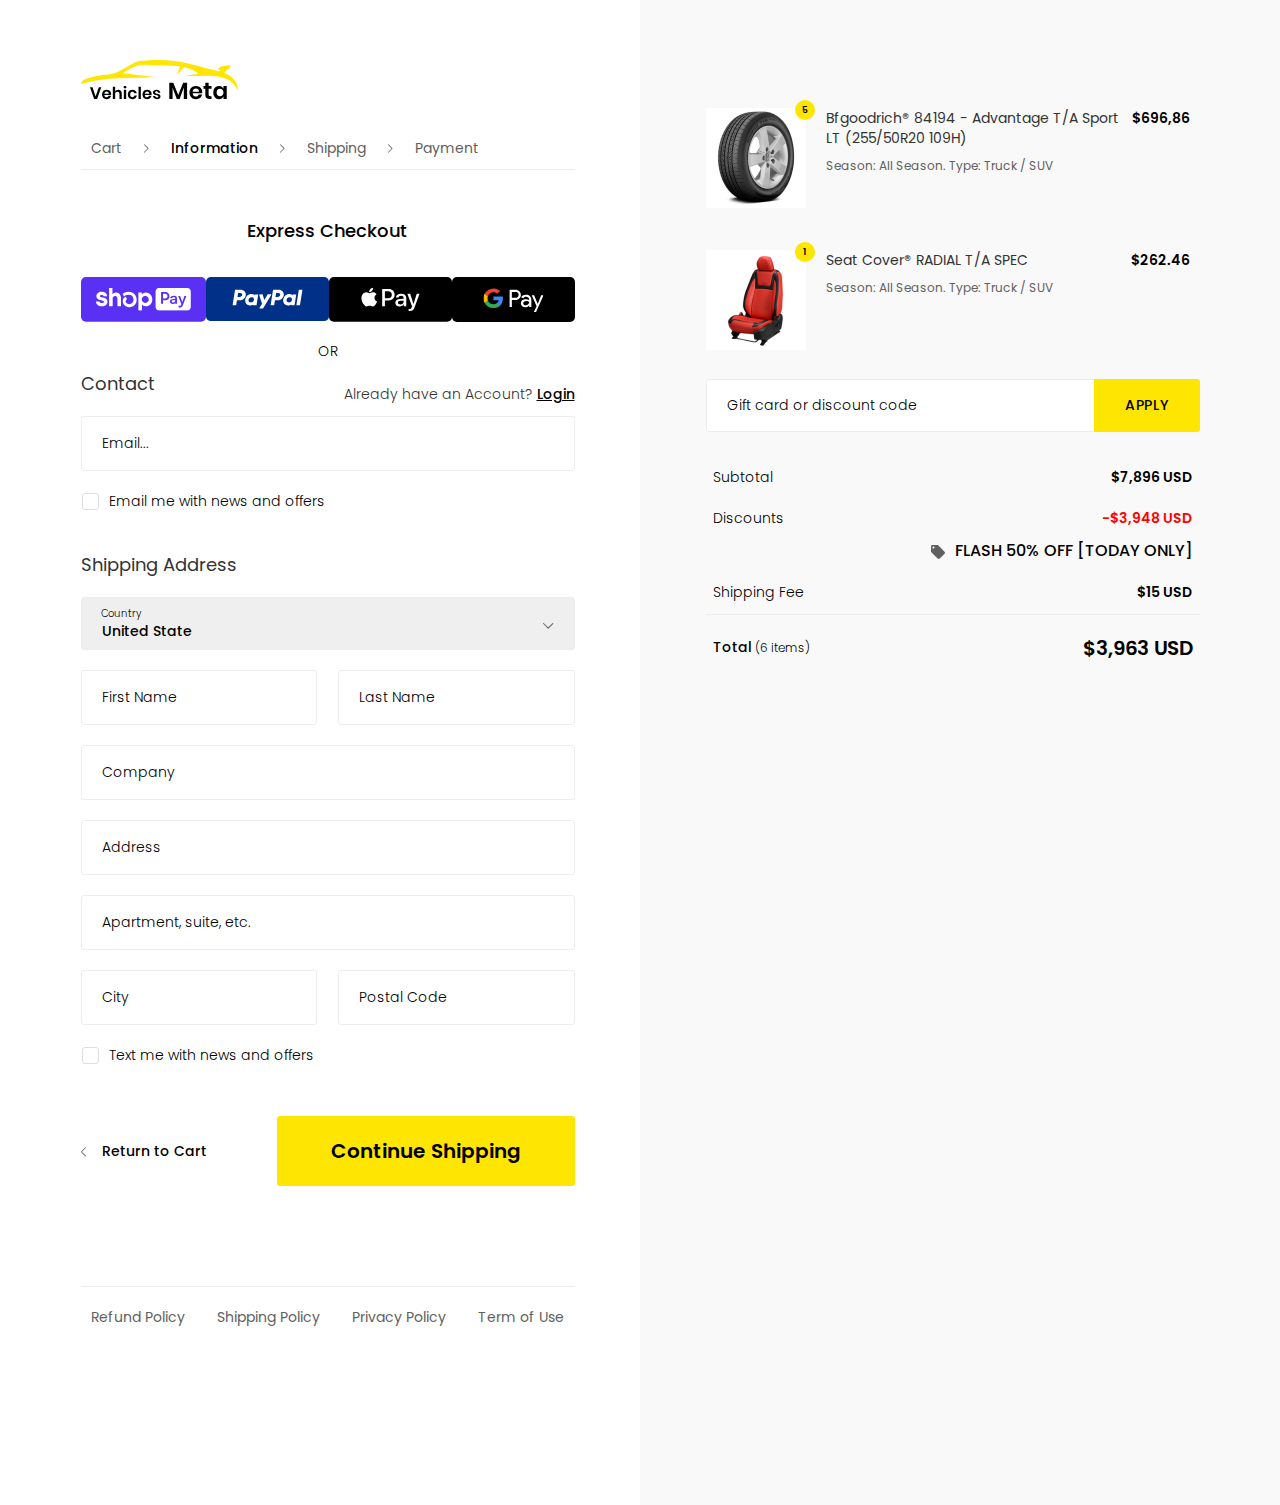
<file: checkout-payment.html>
<!DOCTYPE html>
<html lang="en">
  <head>
    <meta charset="UTF-8" />
    <meta name="viewport" content="width=device-width, initial-scale=1.0" />
    <link rel="preconnect" href="https://fonts.googleapis.com" />
    <link rel="preconnect" href="https://fonts.gstatic.com" crossorigin />
    <link
      href="https://fonts.googleapis.com/css2?family=Poppins:wght@100;300;400;500;600;700&display=swap"
      rel="stylesheet"
    />
    <link rel="stylesheet" href="./assets/bootstrap/css/bootstrap.min.css" />
    <link rel="stylesheet" href="./assets/swiper/swiper-bundle.min.css" />
    <link rel="stylesheet" href="assets/css/style.css" />
    <script src="assets/bootstrap/js/bootstrap.min.js"></script>

    <title>Checkout</title>
  </head>
  <body>
    <main id="fhm-checkout-payment" class="position-relative">
      <!-- START BACKGROUND HALF -->
      <div class="bg-half position-absolute"></div>
      <!-- END BACKGROUND HALF -->

      <div class="container container-checkout">
        <div class="logo-white">
          <img
            src="assets/images/logo-white.svg"
            alt="Vehicles Meta"
            title="Vehicles Meta"
          />
        </div>
        <div class="row">
          <div class="col-xl-6 col-lg-6 col-md-12 col-12">
            <!-- START CHECKOUT -->
            <section class="checkout right-space">
              <section class="breadcrumb breadcrumb-white">
                <div class="breadcrumb-list">
                  <a href="#" title="Home" class="breadcrumb-link">Cart</a>
                  <div class="breadcrumb-arrow">
                    <svg
                      width="5"
                      height="9"
                      viewBox="0 0 5 9"
                      fill="none"
                      xmlns="http://www.w3.org/2000/svg"
                    >
                      <path
                        d="M3.64526 4.4992C3.58546 4.44884 3.54769 4.42051 3.51307 4.38589C2.39577 3.26859 1.27532 2.15129 0.161169 1.03084C0.0919282 0.961601 0.0352768 0.867182 0.0100982 0.772762C-0.0308171 0.627985 0.0573075 0.470618 0.189495 0.395082C0.321683 0.319547 0.488491 0.328988 0.611237 0.426556C0.649004 0.454882 0.680478 0.489502 0.715099 0.524123C1.92997 1.73899 3.14483 2.95386 4.36285 4.16873C4.5989 4.40478 4.5989 4.59361 4.366 4.82652C3.13854 6.05397 1.91108 7.27828 0.686773 8.50574C0.570322 8.62219 0.441282 8.68829 0.274473 8.63793C0.0195399 8.56239 -0.0780273 8.26025 0.0824863 8.04938C0.110812 8.01161 0.145433 7.98014 0.180054 7.94552C1.29421 6.83136 2.41151 5.71406 3.52566 4.59991C3.55399 4.56844 3.59175 4.54326 3.64526 4.4992Z"
                        fill="#616161"
                      />
                    </svg>
                  </div>
                  <a
                    href="#"
                    title="Shopping Cart"
                    class="breadcrumb-link breadcrumb-link-current"
                    >Information</a
                  >
                  <div class="breadcrumb-arrow">
                    <svg
                      width="5"
                      height="9"
                      viewBox="0 0 5 9"
                      fill="none"
                      xmlns="http://www.w3.org/2000/svg"
                    >
                      <path
                        d="M3.64526 4.4992C3.58546 4.44884 3.54769 4.42051 3.51307 4.38589C2.39577 3.26859 1.27532 2.15129 0.161169 1.03084C0.0919282 0.961601 0.0352768 0.867182 0.0100982 0.772762C-0.0308171 0.627985 0.0573075 0.470618 0.189495 0.395082C0.321683 0.319547 0.488491 0.328988 0.611237 0.426556C0.649004 0.454882 0.680478 0.489502 0.715099 0.524123C1.92997 1.73899 3.14483 2.95386 4.36285 4.16873C4.5989 4.40478 4.5989 4.59361 4.366 4.82652C3.13854 6.05397 1.91108 7.27828 0.686773 8.50574C0.570322 8.62219 0.441282 8.68829 0.274473 8.63793C0.0195399 8.56239 -0.0780273 8.26025 0.0824863 8.04938C0.110812 8.01161 0.145433 7.98014 0.180054 7.94552C1.29421 6.83136 2.41151 5.71406 3.52566 4.59991C3.55399 4.56844 3.59175 4.54326 3.64526 4.4992Z"
                        fill="#616161"
                      />
                    </svg>
                  </div>
                  <a href="#" title="Shopping Cart" class="breadcrumb-link"
                    >Shipping</a
                  >
                  <div class="breadcrumb-arrow">
                    <svg
                      width="5"
                      height="9"
                      viewBox="0 0 5 9"
                      fill="none"
                      xmlns="http://www.w3.org/2000/svg"
                    >
                      <path
                        d="M3.64526 4.4992C3.58546 4.44884 3.54769 4.42051 3.51307 4.38589C2.39577 3.26859 1.27532 2.15129 0.161169 1.03084C0.0919282 0.961601 0.0352768 0.867182 0.0100982 0.772762C-0.0308171 0.627985 0.0573075 0.470618 0.189495 0.395082C0.321683 0.319547 0.488491 0.328988 0.611237 0.426556C0.649004 0.454882 0.680478 0.489502 0.715099 0.524123C1.92997 1.73899 3.14483 2.95386 4.36285 4.16873C4.5989 4.40478 4.5989 4.59361 4.366 4.82652C3.13854 6.05397 1.91108 7.27828 0.686773 8.50574C0.570322 8.62219 0.441282 8.68829 0.274473 8.63793C0.0195399 8.56239 -0.0780273 8.26025 0.0824863 8.04938C0.110812 8.01161 0.145433 7.98014 0.180054 7.94552C1.29421 6.83136 2.41151 5.71406 3.52566 4.59991C3.55399 4.56844 3.59175 4.54326 3.64526 4.4992Z"
                        fill="#616161"
                      />
                    </svg>
                  </div>
                  <a href="#" title="Shopping Cart" class="breadcrumb-link"
                    >Payment</a
                  >
                </div>
              </section>
              <div class="checkout-express">
                <h4>Express Checkout</h4>
                <div class="checkout-express-select">
                  <a href="#" title="ShopPay">
                    <img
                      src="assets/images/shopay.svg"
                      alt="ShopPay"
                      title="ShopPay"
                    />
                  </a>
                  <a href="#" title="PayPal">
                    <img
                      src="assets/images/paypal.svg"
                      alt="PayPal"
                      title="PayPal"
                    />
                  </a>
                  <a href="#" title="Apple Pay">
                    <img
                      src="assets/images/applepay.svg"
                      alt="Apple Pay"
                      title="Apple Pay"
                    />
                  </a>
                  <a href="#" title="Google Pay">
                    <img
                      src="assets/images/ggpay.svg"
                      alt="Google Pay"
                      title="Google Pay"
                    />
                  </a>
                </div>
              </div>
              <h6 class="checkout-or">Or</h6>
              <form class="main-form">
                <div class="main-form-group">
                  <div class="main-form-heading">
                    <h4>Contact</h4>
                    <div class="login">
                      <p class="text-end">
                        Already have an Account?
                        <a href="#" title="Login">Login</a>
                      </p>
                    </div>
                  </div>
                  <div class="position-relative">
                    <div class="main-form-field">
                      <input
                        type="email"
                        class="form-control main-form-control"
                        id="email-checkout"
                        placeholder="Email..."
                      />
                      <div class="clear-input position-absolute d-none">
                        <svg
                          width="16"
                          height="16"
                          viewBox="0 0 16 16"
                          fill="none"
                          xmlns="http://www.w3.org/2000/svg"
                        >
                          <path
                            d="M7.38593 16C7.77797 16 8.16965 16 8.56169 16C8.80162 15.965 9.04192 15.9346 9.28078 15.8943C11.2752 15.5561 12.9405 14.6182 14.1902 13.0282C15.9833 10.7468 16.4739 8.1725 15.5295 5.42536C14.5351 2.5325 12.4614 0.783926 9.47216 0.142855C9.17224 0.0785694 8.86518 0.0471411 8.56169 0.000354767H7.42164C7.39379 0.00964069 7.36629 0.0221405 7.33773 0.0274973C6.83144 0.118212 6.31372 0.168569 5.81992 0.304641C1.40539 1.52071 -1.10358 6.35321 0.474568 10.6632C1.51429 13.5025 3.56124 15.2254 6.51331 15.8589C6.80109 15.9207 7.09494 15.9536 7.38593 16ZM7.1892 8.00428C7.13243 7.94393 7.08923 7.89607 7.04388 7.85036C6.42333 7.21857 5.80136 6.58786 5.18224 5.95464C4.99086 5.75893 4.95587 5.48786 5.08155 5.26571C5.20152 5.05393 5.44145 4.935 5.68889 5.00286C5.81278 5.03714 5.93739 5.11786 6.02987 5.21C6.54866 5.725 7.05781 6.25 7.57017 6.77143C7.70656 6.91036 7.84367 7.04857 7.98756 7.19393C8.04576 7.13857 8.09324 7.09536 8.13859 7.05C8.76021 6.4275 9.38004 5.80321 10.0031 5.18214C10.2837 4.9025 10.6758 4.92107 10.9021 5.21821C11.0871 5.46071 11.0546 5.76107 10.8097 6.00428C10.177 6.6325 9.54178 7.25821 8.90802 7.88536C8.8716 7.92143 8.83911 7.96178 8.80805 7.99643C9.02442 8.21821 9.22901 8.43286 9.43931 8.64214C9.89455 9.09464 10.3566 9.54071 10.8082 9.99679C11.1449 10.3368 11.0089 10.8682 10.5608 10.9846C10.3319 11.0443 10.1434 10.9621 9.98131 10.7989C9.36505 10.1793 8.74664 9.56214 8.13216 8.94071C8.08789 8.89571 8.07075 8.82393 8.03969 8.7625C7.94721 8.85 7.91615 8.8775 7.88723 8.90643C7.27418 9.52071 6.66041 10.1343 6.04879 10.75C5.89776 10.9021 5.72566 10.9957 5.50786 10.9536C5.28792 10.9107 5.13439 10.7832 5.06405 10.5632C4.98836 10.3257 5.06512 10.1314 5.23222 9.96393C5.87848 9.31571 6.52545 8.66857 7.18813 8.00464L7.1892 8.00428Z"
                            fill="#C8C8C8"
                          ></path>
                        </svg>
                      </div>
                    </div>
                  </div>
                  <div class="main-form-check">
                    <div class="checkbox">
                      <input
                        class=""
                        type="checkbox"
                        value="emailWithNews"
                        id="email-with-me"
                      />
                      <span class="checkmark">
                        <svg
                          width="12"
                          height="10"
                          viewBox="0 0 12 10"
                          fill="none"
                          xmlns="http://www.w3.org/2000/svg"
                        >
                          <path
                            d="M11.9999 1.06561C11.9172 1.17643 11.8473 1.3004 11.7505 1.39619C9.20965 3.94004 6.66713 6.48248 4.12297 9.02351C4.03047 9.11601 3.93514 9.19842 3.79756 9.21486C3.61935 9.23622 3.48177 9.16626 3.35851 9.04276C2.29946 7.98199 1.23931 6.922 0.178071 5.86279C0.161635 5.84636 0.144965 5.82992 0.129469 5.81231C0.005032 5.67144 -0.0348819 5.51085 0.0308586 5.33475C0.0965992 5.15866 0.229254 5.05841 0.415441 5.03423C0.475718 5.02661 0.536922 5.03166 0.595138 5.04904C0.653355 5.06642 0.707304 5.09576 0.753535 5.13519C0.792327 5.16783 0.829321 5.20255 0.864355 5.2392C1.78691 6.16082 2.70908 7.08275 3.63086 8.005C3.65895 8.03747 3.68447 8.07209 3.70716 8.10854L3.7607 8.12262C3.78746 8.08013 3.80765 8.03035 3.84217 7.9956C6.27676 5.5607 8.71198 3.12626 11.1478 0.692297C11.2493 0.590634 11.3568 0.506345 11.5096 0.500475C11.7679 0.490614 11.9099 0.635009 11.9999 0.85477V1.06561Z"
                            fill="white"
                          />
                        </svg>
                      </span>
                    </div>
                    <label for="email-with-me" style="font-weight: 300"
                      >Email me with news and offers</label
                    >
                  </div>
                </div>
                <div class="main-form-group">
                  <div class="main-form-heading">
                    <h4>Shipping Address</h4>
                  </div>
                  <div class="main-form-select">
                    <label>Country</label>
                    <select class="main-form-control">
                      <option selected value="United State">
                        United State
                      </option>
                      <option value="Vietnam">Vietnam</option>
                    </select>
                    <div class="select-mark">
                      <svg
                        width="11"
                        height="6"
                        viewBox="0 0 11 6"
                        fill="none"
                        xmlns="http://www.w3.org/2000/svg"
                      >
                        <path
                          d="M5.156 4.52258C5.21847 4.44839 5.25362 4.40153 5.29657 4.35857C6.68278 2.97237 8.06898 1.58226 9.45909 0.199959C9.545 0.114053 9.66214 0.043767 9.77929 0.0125285C9.95891 -0.0382339 10.1541 0.0710999 10.2479 0.235102C10.3416 0.399103 10.3299 0.606058 10.2088 0.758345C10.1737 0.805203 10.1307 0.844251 10.0878 0.887204C8.58051 2.39446 7.07326 3.90171 5.566 5.41287C5.27314 5.70573 5.03885 5.70573 4.7499 5.41678C3.22702 3.8939 1.70805 2.37103 0.185181 0.852061C0.0407028 0.707584 -0.041298 0.547486 0.0211789 0.340532C0.114894 0.0242427 0.489755 -0.0968065 0.751377 0.102339C0.798235 0.137482 0.837283 0.180435 0.880236 0.223388C2.26254 1.60569 3.64874 2.99189 5.03104 4.37419C5.07009 4.40934 5.10133 4.4562 5.156 4.52258Z"
                          fill="#616161"
                        />
                      </svg>
                    </div>
                  </div>
                  <div class="row">
                    <div class="col">
                      <div class="main-form-field">
                        <input
                          type="text"
                          class="form-control main-form-control"
                          id="first-name-checkout"
                          placeholder="First Name"
                        />
                        <div class="clear-input position-absolute d-none">
                          <svg
                            width="16"
                            height="16"
                            viewBox="0 0 16 16"
                            fill="none"
                            xmlns="http://www.w3.org/2000/svg"
                          >
                            <path
                              d="M7.38593 16C7.77797 16 8.16965 16 8.56169 16C8.80162 15.965 9.04192 15.9346 9.28078 15.8943C11.2752 15.5561 12.9405 14.6182 14.1902 13.0282C15.9833 10.7468 16.4739 8.1725 15.5295 5.42536C14.5351 2.5325 12.4614 0.783926 9.47216 0.142855C9.17224 0.0785694 8.86518 0.0471411 8.56169 0.000354767H7.42164C7.39379 0.00964069 7.36629 0.0221405 7.33773 0.0274973C6.83144 0.118212 6.31372 0.168569 5.81992 0.304641C1.40539 1.52071 -1.10358 6.35321 0.474568 10.6632C1.51429 13.5025 3.56124 15.2254 6.51331 15.8589C6.80109 15.9207 7.09494 15.9536 7.38593 16ZM7.1892 8.00428C7.13243 7.94393 7.08923 7.89607 7.04388 7.85036C6.42333 7.21857 5.80136 6.58786 5.18224 5.95464C4.99086 5.75893 4.95587 5.48786 5.08155 5.26571C5.20152 5.05393 5.44145 4.935 5.68889 5.00286C5.81278 5.03714 5.93739 5.11786 6.02987 5.21C6.54866 5.725 7.05781 6.25 7.57017 6.77143C7.70656 6.91036 7.84367 7.04857 7.98756 7.19393C8.04576 7.13857 8.09324 7.09536 8.13859 7.05C8.76021 6.4275 9.38004 5.80321 10.0031 5.18214C10.2837 4.9025 10.6758 4.92107 10.9021 5.21821C11.0871 5.46071 11.0546 5.76107 10.8097 6.00428C10.177 6.6325 9.54178 7.25821 8.90802 7.88536C8.8716 7.92143 8.83911 7.96178 8.80805 7.99643C9.02442 8.21821 9.22901 8.43286 9.43931 8.64214C9.89455 9.09464 10.3566 9.54071 10.8082 9.99679C11.1449 10.3368 11.0089 10.8682 10.5608 10.9846C10.3319 11.0443 10.1434 10.9621 9.98131 10.7989C9.36505 10.1793 8.74664 9.56214 8.13216 8.94071C8.08789 8.89571 8.07075 8.82393 8.03969 8.7625C7.94721 8.85 7.91615 8.8775 7.88723 8.90643C7.27418 9.52071 6.66041 10.1343 6.04879 10.75C5.89776 10.9021 5.72566 10.9957 5.50786 10.9536C5.28792 10.9107 5.13439 10.7832 5.06405 10.5632C4.98836 10.3257 5.06512 10.1314 5.23222 9.96393C5.87848 9.31571 6.52545 8.66857 7.18813 8.00464L7.1892 8.00428Z"
                              fill="#C8C8C8"
                            ></path>
                          </svg>
                        </div>
                      </div>
                    </div>
                    <div class="col">
                      <div class="main-form-field">
                        <input
                          type="text"
                          class="form-control main-form-control"
                          id="last-name-checkout"
                          placeholder="Last Name"
                        />
                        <div class="clear-input position-absolute d-none">
                          <svg
                            width="16"
                            height="16"
                            viewBox="0 0 16 16"
                            fill="none"
                            xmlns="http://www.w3.org/2000/svg"
                          >
                            <path
                              d="M7.38593 16C7.77797 16 8.16965 16 8.56169 16C8.80162 15.965 9.04192 15.9346 9.28078 15.8943C11.2752 15.5561 12.9405 14.6182 14.1902 13.0282C15.9833 10.7468 16.4739 8.1725 15.5295 5.42536C14.5351 2.5325 12.4614 0.783926 9.47216 0.142855C9.17224 0.0785694 8.86518 0.0471411 8.56169 0.000354767H7.42164C7.39379 0.00964069 7.36629 0.0221405 7.33773 0.0274973C6.83144 0.118212 6.31372 0.168569 5.81992 0.304641C1.40539 1.52071 -1.10358 6.35321 0.474568 10.6632C1.51429 13.5025 3.56124 15.2254 6.51331 15.8589C6.80109 15.9207 7.09494 15.9536 7.38593 16ZM7.1892 8.00428C7.13243 7.94393 7.08923 7.89607 7.04388 7.85036C6.42333 7.21857 5.80136 6.58786 5.18224 5.95464C4.99086 5.75893 4.95587 5.48786 5.08155 5.26571C5.20152 5.05393 5.44145 4.935 5.68889 5.00286C5.81278 5.03714 5.93739 5.11786 6.02987 5.21C6.54866 5.725 7.05781 6.25 7.57017 6.77143C7.70656 6.91036 7.84367 7.04857 7.98756 7.19393C8.04576 7.13857 8.09324 7.09536 8.13859 7.05C8.76021 6.4275 9.38004 5.80321 10.0031 5.18214C10.2837 4.9025 10.6758 4.92107 10.9021 5.21821C11.0871 5.46071 11.0546 5.76107 10.8097 6.00428C10.177 6.6325 9.54178 7.25821 8.90802 7.88536C8.8716 7.92143 8.83911 7.96178 8.80805 7.99643C9.02442 8.21821 9.22901 8.43286 9.43931 8.64214C9.89455 9.09464 10.3566 9.54071 10.8082 9.99679C11.1449 10.3368 11.0089 10.8682 10.5608 10.9846C10.3319 11.0443 10.1434 10.9621 9.98131 10.7989C9.36505 10.1793 8.74664 9.56214 8.13216 8.94071C8.08789 8.89571 8.07075 8.82393 8.03969 8.7625C7.94721 8.85 7.91615 8.8775 7.88723 8.90643C7.27418 9.52071 6.66041 10.1343 6.04879 10.75C5.89776 10.9021 5.72566 10.9957 5.50786 10.9536C5.28792 10.9107 5.13439 10.7832 5.06405 10.5632C4.98836 10.3257 5.06512 10.1314 5.23222 9.96393C5.87848 9.31571 6.52545 8.66857 7.18813 8.00464L7.1892 8.00428Z"
                              fill="#C8C8C8"
                            ></path>
                          </svg>
                        </div>
                      </div>
                    </div>
                  </div>
                  <div class="main-form-field">
                    <input
                      type="text"
                      class="form-control main-form-control"
                      id="company-checkout"
                      placeholder="Company"
                    />
                    <div class="clear-input position-absolute d-none">
                      <svg
                        width="16"
                        height="16"
                        viewBox="0 0 16 16"
                        fill="none"
                        xmlns="http://www.w3.org/2000/svg"
                      >
                        <path
                          d="M7.38593 16C7.77797 16 8.16965 16 8.56169 16C8.80162 15.965 9.04192 15.9346 9.28078 15.8943C11.2752 15.5561 12.9405 14.6182 14.1902 13.0282C15.9833 10.7468 16.4739 8.1725 15.5295 5.42536C14.5351 2.5325 12.4614 0.783926 9.47216 0.142855C9.17224 0.0785694 8.86518 0.0471411 8.56169 0.000354767H7.42164C7.39379 0.00964069 7.36629 0.0221405 7.33773 0.0274973C6.83144 0.118212 6.31372 0.168569 5.81992 0.304641C1.40539 1.52071 -1.10358 6.35321 0.474568 10.6632C1.51429 13.5025 3.56124 15.2254 6.51331 15.8589C6.80109 15.9207 7.09494 15.9536 7.38593 16ZM7.1892 8.00428C7.13243 7.94393 7.08923 7.89607 7.04388 7.85036C6.42333 7.21857 5.80136 6.58786 5.18224 5.95464C4.99086 5.75893 4.95587 5.48786 5.08155 5.26571C5.20152 5.05393 5.44145 4.935 5.68889 5.00286C5.81278 5.03714 5.93739 5.11786 6.02987 5.21C6.54866 5.725 7.05781 6.25 7.57017 6.77143C7.70656 6.91036 7.84367 7.04857 7.98756 7.19393C8.04576 7.13857 8.09324 7.09536 8.13859 7.05C8.76021 6.4275 9.38004 5.80321 10.0031 5.18214C10.2837 4.9025 10.6758 4.92107 10.9021 5.21821C11.0871 5.46071 11.0546 5.76107 10.8097 6.00428C10.177 6.6325 9.54178 7.25821 8.90802 7.88536C8.8716 7.92143 8.83911 7.96178 8.80805 7.99643C9.02442 8.21821 9.22901 8.43286 9.43931 8.64214C9.89455 9.09464 10.3566 9.54071 10.8082 9.99679C11.1449 10.3368 11.0089 10.8682 10.5608 10.9846C10.3319 11.0443 10.1434 10.9621 9.98131 10.7989C9.36505 10.1793 8.74664 9.56214 8.13216 8.94071C8.08789 8.89571 8.07075 8.82393 8.03969 8.7625C7.94721 8.85 7.91615 8.8775 7.88723 8.90643C7.27418 9.52071 6.66041 10.1343 6.04879 10.75C5.89776 10.9021 5.72566 10.9957 5.50786 10.9536C5.28792 10.9107 5.13439 10.7832 5.06405 10.5632C4.98836 10.3257 5.06512 10.1314 5.23222 9.96393C5.87848 9.31571 6.52545 8.66857 7.18813 8.00464L7.1892 8.00428Z"
                          fill="#C8C8C8"
                        ></path>
                      </svg>
                    </div>
                  </div>
                  <div class="main-form-field">
                    <input
                      type="text"
                      class="form-control main-form-control"
                      id="address-checkout"
                      placeholder="Address"
                    />
                    <div class="clear-input position-absolute d-none">
                      <svg
                        width="16"
                        height="16"
                        viewBox="0 0 16 16"
                        fill="none"
                        xmlns="http://www.w3.org/2000/svg"
                      >
                        <path
                          d="M7.38593 16C7.77797 16 8.16965 16 8.56169 16C8.80162 15.965 9.04192 15.9346 9.28078 15.8943C11.2752 15.5561 12.9405 14.6182 14.1902 13.0282C15.9833 10.7468 16.4739 8.1725 15.5295 5.42536C14.5351 2.5325 12.4614 0.783926 9.47216 0.142855C9.17224 0.0785694 8.86518 0.0471411 8.56169 0.000354767H7.42164C7.39379 0.00964069 7.36629 0.0221405 7.33773 0.0274973C6.83144 0.118212 6.31372 0.168569 5.81992 0.304641C1.40539 1.52071 -1.10358 6.35321 0.474568 10.6632C1.51429 13.5025 3.56124 15.2254 6.51331 15.8589C6.80109 15.9207 7.09494 15.9536 7.38593 16ZM7.1892 8.00428C7.13243 7.94393 7.08923 7.89607 7.04388 7.85036C6.42333 7.21857 5.80136 6.58786 5.18224 5.95464C4.99086 5.75893 4.95587 5.48786 5.08155 5.26571C5.20152 5.05393 5.44145 4.935 5.68889 5.00286C5.81278 5.03714 5.93739 5.11786 6.02987 5.21C6.54866 5.725 7.05781 6.25 7.57017 6.77143C7.70656 6.91036 7.84367 7.04857 7.98756 7.19393C8.04576 7.13857 8.09324 7.09536 8.13859 7.05C8.76021 6.4275 9.38004 5.80321 10.0031 5.18214C10.2837 4.9025 10.6758 4.92107 10.9021 5.21821C11.0871 5.46071 11.0546 5.76107 10.8097 6.00428C10.177 6.6325 9.54178 7.25821 8.90802 7.88536C8.8716 7.92143 8.83911 7.96178 8.80805 7.99643C9.02442 8.21821 9.22901 8.43286 9.43931 8.64214C9.89455 9.09464 10.3566 9.54071 10.8082 9.99679C11.1449 10.3368 11.0089 10.8682 10.5608 10.9846C10.3319 11.0443 10.1434 10.9621 9.98131 10.7989C9.36505 10.1793 8.74664 9.56214 8.13216 8.94071C8.08789 8.89571 8.07075 8.82393 8.03969 8.7625C7.94721 8.85 7.91615 8.8775 7.88723 8.90643C7.27418 9.52071 6.66041 10.1343 6.04879 10.75C5.89776 10.9021 5.72566 10.9957 5.50786 10.9536C5.28792 10.9107 5.13439 10.7832 5.06405 10.5632C4.98836 10.3257 5.06512 10.1314 5.23222 9.96393C5.87848 9.31571 6.52545 8.66857 7.18813 8.00464L7.1892 8.00428Z"
                          fill="#C8C8C8"
                        ></path>
                      </svg>
                    </div>
                  </div>
                  <div class="main-form-field">
                    <input
                      type="text"
                      class="form-control main-form-control"
                      id="apartment-checkout"
                      placeholder="Apartment, suite, etc."
                    />
                    <div class="clear-input position-absolute d-none">
                      <svg
                        width="16"
                        height="16"
                        viewBox="0 0 16 16"
                        fill="none"
                        xmlns="http://www.w3.org/2000/svg"
                      >
                        <path
                          d="M7.38593 16C7.77797 16 8.16965 16 8.56169 16C8.80162 15.965 9.04192 15.9346 9.28078 15.8943C11.2752 15.5561 12.9405 14.6182 14.1902 13.0282C15.9833 10.7468 16.4739 8.1725 15.5295 5.42536C14.5351 2.5325 12.4614 0.783926 9.47216 0.142855C9.17224 0.0785694 8.86518 0.0471411 8.56169 0.000354767H7.42164C7.39379 0.00964069 7.36629 0.0221405 7.33773 0.0274973C6.83144 0.118212 6.31372 0.168569 5.81992 0.304641C1.40539 1.52071 -1.10358 6.35321 0.474568 10.6632C1.51429 13.5025 3.56124 15.2254 6.51331 15.8589C6.80109 15.9207 7.09494 15.9536 7.38593 16ZM7.1892 8.00428C7.13243 7.94393 7.08923 7.89607 7.04388 7.85036C6.42333 7.21857 5.80136 6.58786 5.18224 5.95464C4.99086 5.75893 4.95587 5.48786 5.08155 5.26571C5.20152 5.05393 5.44145 4.935 5.68889 5.00286C5.81278 5.03714 5.93739 5.11786 6.02987 5.21C6.54866 5.725 7.05781 6.25 7.57017 6.77143C7.70656 6.91036 7.84367 7.04857 7.98756 7.19393C8.04576 7.13857 8.09324 7.09536 8.13859 7.05C8.76021 6.4275 9.38004 5.80321 10.0031 5.18214C10.2837 4.9025 10.6758 4.92107 10.9021 5.21821C11.0871 5.46071 11.0546 5.76107 10.8097 6.00428C10.177 6.6325 9.54178 7.25821 8.90802 7.88536C8.8716 7.92143 8.83911 7.96178 8.80805 7.99643C9.02442 8.21821 9.22901 8.43286 9.43931 8.64214C9.89455 9.09464 10.3566 9.54071 10.8082 9.99679C11.1449 10.3368 11.0089 10.8682 10.5608 10.9846C10.3319 11.0443 10.1434 10.9621 9.98131 10.7989C9.36505 10.1793 8.74664 9.56214 8.13216 8.94071C8.08789 8.89571 8.07075 8.82393 8.03969 8.7625C7.94721 8.85 7.91615 8.8775 7.88723 8.90643C7.27418 9.52071 6.66041 10.1343 6.04879 10.75C5.89776 10.9021 5.72566 10.9957 5.50786 10.9536C5.28792 10.9107 5.13439 10.7832 5.06405 10.5632C4.98836 10.3257 5.06512 10.1314 5.23222 9.96393C5.87848 9.31571 6.52545 8.66857 7.18813 8.00464L7.1892 8.00428Z"
                          fill="#C8C8C8"
                        ></path>
                      </svg>
                    </div>
                  </div>
                  <div class="row">
                    <div class="col">
                      <div class="main-form-field">
                        <input
                          type="text"
                          class="form-control main-form-control"
                          id="city-checkout"
                          placeholder="City"
                        />
                        <div class="clear-input position-absolute d-none">
                          <svg
                            width="16"
                            height="16"
                            viewBox="0 0 16 16"
                            fill="none"
                            xmlns="http://www.w3.org/2000/svg"
                          >
                            <path
                              d="M7.38593 16C7.77797 16 8.16965 16 8.56169 16C8.80162 15.965 9.04192 15.9346 9.28078 15.8943C11.2752 15.5561 12.9405 14.6182 14.1902 13.0282C15.9833 10.7468 16.4739 8.1725 15.5295 5.42536C14.5351 2.5325 12.4614 0.783926 9.47216 0.142855C9.17224 0.0785694 8.86518 0.0471411 8.56169 0.000354767H7.42164C7.39379 0.00964069 7.36629 0.0221405 7.33773 0.0274973C6.83144 0.118212 6.31372 0.168569 5.81992 0.304641C1.40539 1.52071 -1.10358 6.35321 0.474568 10.6632C1.51429 13.5025 3.56124 15.2254 6.51331 15.8589C6.80109 15.9207 7.09494 15.9536 7.38593 16ZM7.1892 8.00428C7.13243 7.94393 7.08923 7.89607 7.04388 7.85036C6.42333 7.21857 5.80136 6.58786 5.18224 5.95464C4.99086 5.75893 4.95587 5.48786 5.08155 5.26571C5.20152 5.05393 5.44145 4.935 5.68889 5.00286C5.81278 5.03714 5.93739 5.11786 6.02987 5.21C6.54866 5.725 7.05781 6.25 7.57017 6.77143C7.70656 6.91036 7.84367 7.04857 7.98756 7.19393C8.04576 7.13857 8.09324 7.09536 8.13859 7.05C8.76021 6.4275 9.38004 5.80321 10.0031 5.18214C10.2837 4.9025 10.6758 4.92107 10.9021 5.21821C11.0871 5.46071 11.0546 5.76107 10.8097 6.00428C10.177 6.6325 9.54178 7.25821 8.90802 7.88536C8.8716 7.92143 8.83911 7.96178 8.80805 7.99643C9.02442 8.21821 9.22901 8.43286 9.43931 8.64214C9.89455 9.09464 10.3566 9.54071 10.8082 9.99679C11.1449 10.3368 11.0089 10.8682 10.5608 10.9846C10.3319 11.0443 10.1434 10.9621 9.98131 10.7989C9.36505 10.1793 8.74664 9.56214 8.13216 8.94071C8.08789 8.89571 8.07075 8.82393 8.03969 8.7625C7.94721 8.85 7.91615 8.8775 7.88723 8.90643C7.27418 9.52071 6.66041 10.1343 6.04879 10.75C5.89776 10.9021 5.72566 10.9957 5.50786 10.9536C5.28792 10.9107 5.13439 10.7832 5.06405 10.5632C4.98836 10.3257 5.06512 10.1314 5.23222 9.96393C5.87848 9.31571 6.52545 8.66857 7.18813 8.00464L7.1892 8.00428Z"
                              fill="#C8C8C8"
                            ></path>
                          </svg>
                        </div>
                      </div>
                    </div>
                    <div class="col">
                      <div class="main-form-field">
                        <input
                          type="text"
                          class="form-control main-form-control"
                          id="code-checkout"
                          placeholder="Postal Code"
                        />
                        <div class="clear-input position-absolute d-none">
                          <svg
                            width="16"
                            height="16"
                            viewBox="0 0 16 16"
                            fill="none"
                            xmlns="http://www.w3.org/2000/svg"
                          >
                            <path
                              d="M7.38593 16C7.77797 16 8.16965 16 8.56169 16C8.80162 15.965 9.04192 15.9346 9.28078 15.8943C11.2752 15.5561 12.9405 14.6182 14.1902 13.0282C15.9833 10.7468 16.4739 8.1725 15.5295 5.42536C14.5351 2.5325 12.4614 0.783926 9.47216 0.142855C9.17224 0.0785694 8.86518 0.0471411 8.56169 0.000354767H7.42164C7.39379 0.00964069 7.36629 0.0221405 7.33773 0.0274973C6.83144 0.118212 6.31372 0.168569 5.81992 0.304641C1.40539 1.52071 -1.10358 6.35321 0.474568 10.6632C1.51429 13.5025 3.56124 15.2254 6.51331 15.8589C6.80109 15.9207 7.09494 15.9536 7.38593 16ZM7.1892 8.00428C7.13243 7.94393 7.08923 7.89607 7.04388 7.85036C6.42333 7.21857 5.80136 6.58786 5.18224 5.95464C4.99086 5.75893 4.95587 5.48786 5.08155 5.26571C5.20152 5.05393 5.44145 4.935 5.68889 5.00286C5.81278 5.03714 5.93739 5.11786 6.02987 5.21C6.54866 5.725 7.05781 6.25 7.57017 6.77143C7.70656 6.91036 7.84367 7.04857 7.98756 7.19393C8.04576 7.13857 8.09324 7.09536 8.13859 7.05C8.76021 6.4275 9.38004 5.80321 10.0031 5.18214C10.2837 4.9025 10.6758 4.92107 10.9021 5.21821C11.0871 5.46071 11.0546 5.76107 10.8097 6.00428C10.177 6.6325 9.54178 7.25821 8.90802 7.88536C8.8716 7.92143 8.83911 7.96178 8.80805 7.99643C9.02442 8.21821 9.22901 8.43286 9.43931 8.64214C9.89455 9.09464 10.3566 9.54071 10.8082 9.99679C11.1449 10.3368 11.0089 10.8682 10.5608 10.9846C10.3319 11.0443 10.1434 10.9621 9.98131 10.7989C9.36505 10.1793 8.74664 9.56214 8.13216 8.94071C8.08789 8.89571 8.07075 8.82393 8.03969 8.7625C7.94721 8.85 7.91615 8.8775 7.88723 8.90643C7.27418 9.52071 6.66041 10.1343 6.04879 10.75C5.89776 10.9021 5.72566 10.9957 5.50786 10.9536C5.28792 10.9107 5.13439 10.7832 5.06405 10.5632C4.98836 10.3257 5.06512 10.1314 5.23222 9.96393C5.87848 9.31571 6.52545 8.66857 7.18813 8.00464L7.1892 8.00428Z"
                              fill="#C8C8C8"
                            ></path>
                          </svg>
                        </div>
                      </div>
                    </div>
                  </div>
                  <div class="main-form-check">
                    <div class="checkbox">
                      <input
                        class=""
                        type="checkbox"
                        value="emailWithNews"
                        id="text-with-me"
                      />
                      <span class="checkmark">
                        <svg
                          width="12"
                          height="10"
                          viewBox="0 0 12 10"
                          fill="none"
                          xmlns="http://www.w3.org/2000/svg"
                        >
                          <path
                            d="M11.9999 1.06561C11.9172 1.17643 11.8473 1.3004 11.7505 1.39619C9.20965 3.94004 6.66713 6.48248 4.12297 9.02351C4.03047 9.11601 3.93514 9.19842 3.79756 9.21486C3.61935 9.23622 3.48177 9.16626 3.35851 9.04276C2.29946 7.98199 1.23931 6.922 0.178071 5.86279C0.161635 5.84636 0.144965 5.82992 0.129469 5.81231C0.005032 5.67144 -0.0348819 5.51085 0.0308586 5.33475C0.0965992 5.15866 0.229254 5.05841 0.415441 5.03423C0.475718 5.02661 0.536922 5.03166 0.595138 5.04904C0.653355 5.06642 0.707304 5.09576 0.753535 5.13519C0.792327 5.16783 0.829321 5.20255 0.864355 5.2392C1.78691 6.16082 2.70908 7.08275 3.63086 8.005C3.65895 8.03747 3.68447 8.07209 3.70716 8.10854L3.7607 8.12262C3.78746 8.08013 3.80765 8.03035 3.84217 7.9956C6.27676 5.5607 8.71198 3.12626 11.1478 0.692297C11.2493 0.590634 11.3568 0.506345 11.5096 0.500475C11.7679 0.490614 11.9099 0.635009 11.9999 0.85477V1.06561Z"
                            fill="white"
                          />
                        </svg>
                      </span>
                    </div>
                    <label for="text-with-me" style="font-weight: 300"
                      >Text me with news and offers</label
                    >
                  </div>
                  <div class="main-form-btn">
                    <a href="#" title="Return to Cart"
                      ><svg
                        width="5"
                        height="10"
                        viewBox="0 0 5 10"
                        fill="none"
                        xmlns="http://www.w3.org/2000/svg"
                      >
                        <path
                          d="M0.969059 4.80919C1.03382 4.75465 1.07473 4.72397 1.11222 4.68648C2.3223 3.4764 3.53578 2.26633 4.74244 1.05285C4.81743 0.977859 4.87879 0.8756 4.90606 0.77334C4.95037 0.616542 4.85493 0.446109 4.71176 0.364301C4.5686 0.282493 4.38794 0.292719 4.255 0.398387C4.2141 0.429066 4.18001 0.46656 4.14252 0.504056C2.82678 1.8198 1.51104 3.13554 0.191886 4.45128C-0.0637631 4.70693 -0.0637631 4.91145 0.188477 5.16369C1.51785 6.49306 2.84723 7.81903 4.17319 9.14841C4.29931 9.27453 4.43907 9.34611 4.61973 9.29157C4.89583 9.20976 5.0015 8.88253 4.82766 8.65415C4.79698 8.61325 4.75948 8.57916 4.72199 8.54167C3.51532 7.335 2.30525 6.12493 1.09859 4.91827C1.06791 4.88418 1.02701 4.85691 0.969059 4.80919Z"
                          fill="#616161"
                        />
                      </svg>
                      Return to Cart</a
                    >
                    <button type="submit" class="main-btn checkout-submit">
                      Continue Shipping
                    </button>
                  </div>
                </div>
              </form>
              <div class="policy d-lg-flex d-none">
                <a href="#" title="Refund Policy">Refund Policy</a>
                <a href="#" title="Shipping Policy">Shipping Policy</a>
                <a href="#" title="Privacy Policy">Privacy Policy</a>
                <a href="#" title="Term of Use">Term of Use</a>
              </div>
            </section>
            <!-- END CHECKOUT -->
          </div>
          <div class="col-xl-6 col-lg-6 col-md-12 col-12">
            <!-- START PAYMENT -->
            <section class="payment left-space">
              <div class="payment-list">
                <div class="payment-product">
                  <span class="count">5</span>
                  <div class="payment-product-img">
                    <img
                      src="./assets/images/payment-product/product-1.png"
                      title="Bfgoodrich® 84194 - Advantage T/A Sport LT (255/50R20 109H)"
                      alt="Bfgoodrich® 84194 - Advantage T/A Sport LT (255/50R20 109H)"
                    />
                  </div>
                  <div class="payment-product-info">
                    <a
                      href="#"
                      title="Bfgoodrich® 84194 - Advantage T/A Sport LT (255/50R20 109H)"
                      >Bfgoodrich® 84194 - Advantage T/A Sport LT (255/50R20
                      109H)</a
                    >
                    <p>Season: All Season. Type: Truck / SUV</p>
                  </div>
                  <div class="payment-product-price">$696,86</div>
                </div>
                <div class="payment-product">
                  <span class="count">1</span>
                  <div class="payment-product-img">
                    <img
                      src="./assets/images/payment-product/product-2.png"
                      title="Seat Cover® RADIAL T/A SPEC"
                      alt="Seat Cover® RADIAL T/A SPEC"
                    />
                  </div>
                  <div class="payment-product-info">
                    <a href="#" title="Seat Cover® RADIAL T/A SPEC"
                      >Seat Cover® RADIAL T/A SPEC</a
                    >
                    <p>Season: All Season. Type: Truck / SUV</p>
                  </div>
                  <div class="payment-product-price">$262.46</div>
                </div>
                <div class="payment-product">
                  <span class="count">5</span>
                  <div class="payment-product-img">
                    <img
                      src="./assets/images/payment-product/product-1.png"
                      title="Bfgoodrich® 84194 - Advantage T/A Sport LT (255/50R20 109H)"
                      alt="Bfgoodrich® 84194 - Advantage T/A Sport LT (255/50R20 109H)"
                    />
                  </div>
                  <div class="payment-product-info">
                    <a
                      href="#"
                      title="Bfgoodrich® 84194 - Advantage T/A Sport LT (255/50R20 109H)"
                      >Bfgoodrich® 84194 - Advantage T/A Sport LT (255/50R20
                      109H)</a
                    >
                    <p>Season: All Season. Type: Truck / SUV</p>
                  </div>
                  <div class="payment-product-price">$696,86</div>
                </div>
                <div class="payment-product">
                  <span class="count">1</span>
                  <div class="payment-product-img">
                    <img
                      src="./assets/images/payment-product/product-2.png"
                      title="Seat Cover® RADIAL T/A SPEC"
                      alt="Seat Cover® RADIAL T/A SPEC"
                    />
                  </div>
                  <div class="payment-product-info">
                    <a href="#" title="Seat Cover® RADIAL T/A SPEC"
                      >Seat Cover® RADIAL T/A SPEC</a
                    >
                    <p>Season: All Season. Type: Truck / SUV</p>
                  </div>
                  <div class="payment-product-price">$262.46</div>
                </div>
              </div>
              <div class="payment-discount">
                <input placeholder="Gift card or discount code" />
                <button class="main-btn payment-discount-apply">Apply</button>
              </div>
              <div class="payment-bill">
                <table class="table">
                  <tbody>
                    <tr>
                      <th>Subtotal</th>
                      <td>$7,896 USD</td>
                    </tr>
                    <tr>
                      <th>Discounts</th>
                      <td>
                        <span>-$3,948 USD</span>
                        <h5>
                          <svg
                            width="14"
                            height="14"
                            viewBox="0 0 14 14"
                            fill="none"
                            xmlns="http://www.w3.org/2000/svg"
                          >
                            <g clip-path="url(#clip0_286_498)">
                              <path
                                d="M0.00127813 3.86155C0.00127813 3.06398 -0.00233707 2.26608 0.00259274 1.46851C0.00686524 0.737656 0.429514 0.191156 1.10687 0.0380178C1.23866 0.0084417 1.37801 0.00416961 1.51374 0.00384098C3.07123 0.00154062 4.6284 0.00646997 6.18589 -0.000102493C6.64272 -0.00207423 7.01377 0.14482 7.34143 0.474429C9.39026 2.53654 11.4496 4.58846 13.505 6.64433C13.9871 7.12642 14.1275 7.68015 13.8797 8.2204C13.7975 8.39983 13.6759 8.57236 13.5366 8.71268C11.9344 10.3249 10.3259 11.9315 8.71685 13.5372C8.10063 14.1521 7.29805 14.1553 6.68183 13.5405C4.57384 11.437 2.46881 9.33049 0.363783 7.22402C0.151473 7.0114 0.0193541 6.75146 0.0163962 6.4511C0.0071939 5.58813 0.0131097 4.72484 0.0131097 3.86155C0.00916582 3.86155 0.00522197 3.86155 0.00127813 3.86155ZM3.49454 2.45931C3.49651 1.85892 3.05316 1.41133 2.45501 1.40838C1.8608 1.40575 1.4066 1.85958 1.40825 2.45471C1.40956 3.04525 1.85456 3.49283 2.44219 3.49513C3.04428 3.49743 3.4929 3.05576 3.49487 2.45931H3.49454Z"
                                fill="#616161"
                              />
                            </g>
                            <defs>
                              <clipPath id="clip0_286_498">
                                <rect width="14" height="14" fill="white" />
                              </clipPath>
                            </defs>
                          </svg>
                          FLASH 50% OFF [TODAY ONLY]
                        </h5>
                      </td>
                    </tr>
                    <tr>
                      <th>Shipping Fee</th>
                      <td>$15 USD</td>
                    </tr>
                  </tbody>
                  <tfoot>
                    <tr>
                      <th>Total<span> (6 items)</span></th>
                      <td>$3,963 USD</td>
                    </tr>
                  </tfoot>
                </table>
              </div>
              <div class="policy d-flex d-lg-none">
                <a href="#" title="Refund Policy">Refund Policy</a>
                <a href="#" title="Shipping Policy">Shipping Policy</a>
                <a href="#" title="Privacy Policy">Privacy Policy</a>
                <a href="#" title="Term of Use">Term of Use</a>
              </div>
            </section>
            <!-- END PAYMENT -->
          </div>
        </div>
      </div>
    </main>

    <script src="assets/swiper/swiper-bundle.min.js"></script>
    <script src="./assets/js/index.js"></script>
  </body>
</html>
</file>
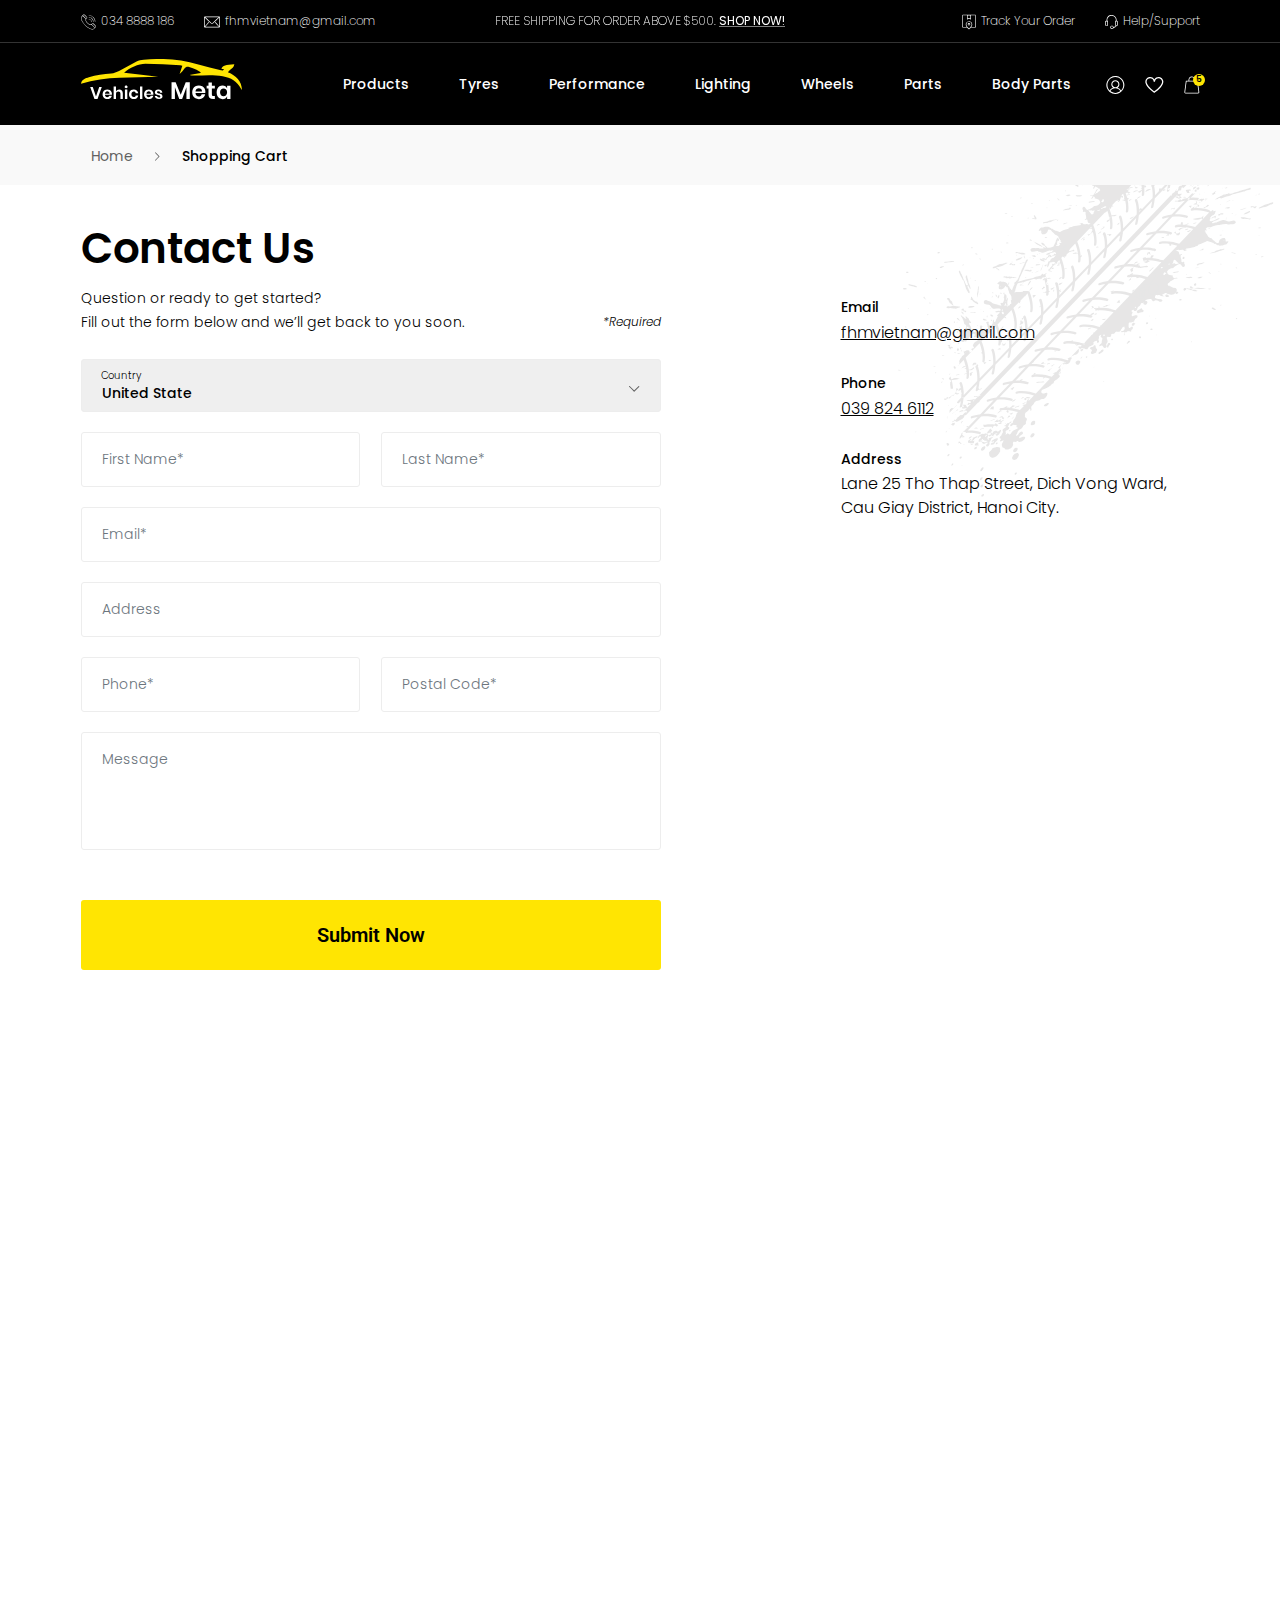
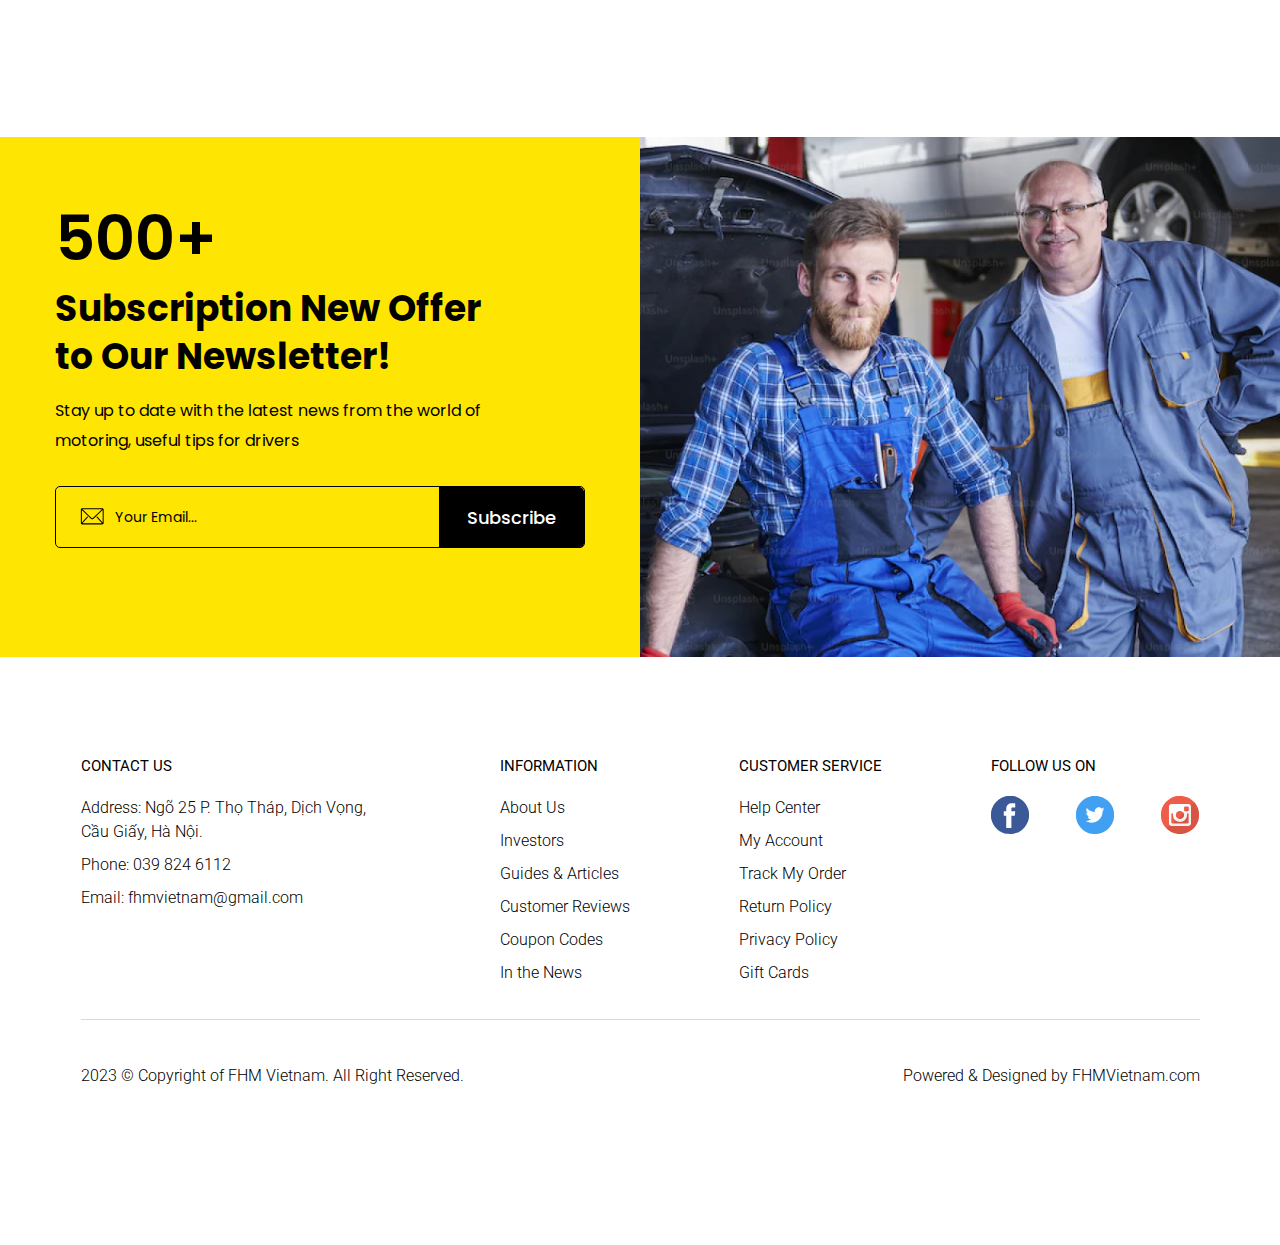
<file: contact.html>
<!DOCTYPE html>
<html lang="en">
  <head>
    <meta charset="UTF-8" />
    <meta name="viewport" content="width=device-width, initial-scale=1.0" />
    <link rel="preconnect" href="https://fonts.googleapis.com" />
    <link rel="preconnect" href="https://fonts.gstatic.com" crossorigin />
    <link
      href="https://fonts.googleapis.com/css2?family=Poppins:wght@100;300;400;500;600;700&display=swap"
      rel="stylesheet"
    />
    <link rel="stylesheet" href="./assets/bootstrap/css/bootstrap.min.css" />
    <link rel="stylesheet" href="./assets/swiper/swiper-bundle.min.css" />
    <link rel="stylesheet" href="assets/css/style.css" />
    <script src="assets/bootstrap/js/bootstrap.min.js"></script>

    <title>Contact us</title>
  </head>
  <body>
    <!-- START HEADER-->
    <header class="header">
      <div class="header-topbar">
        <div class="container">
          <div class="header-topbar-content row">
            <div class="col-lg-4">
              <div class="header-info">
                <div class="header-info-item">
                  <div class="header-info-icon">
                    <img
                      src="assets/images/topbar-phone.svg"
                      alt="Phone"
                      title="Phone"
                    />
                  </div>
                  <a href="tel:034 8888 186" title="Phone">034 8888 186</a>
                </div>
                <div class="header-info-item">
                  <div class="header-info-icon">
                    <img
                      src="assets/images/topbar-mail.svg"
                      alt="Mail"
                      title="Mail"
                    />
                  </div>
                  <a href="mailto:fhmvietnam@gmail.com" title="Mail"
                    >fhmvietnam@gmail.com</a
                  >
                </div>
              </div>
            </div>
            <div class="col-lg-4">
              <div class="header-topbar-notice">
                <div class="swiper header-topbar-slider">
                  <div class="swiper-wrapper">
                    <div class="swiper-slide header-topbar-slide">
                      <p>
                        Free Shipping for order above $500.
                        <a href="#" title="shop now">Shop now!</a>
                      </p>
                    </div>
                    <div class="swiper-slide header-topbar-slide">
                      <p>
                        Free Shipping for order above $500.
                        <a href="#" title="shop now">Shop now!</a>
                      </p>
                    </div>
                    <div class="swiper-slide header-topbar-slide">
                      <p>
                        Free Shipping for order above $500.
                        <a href="#" title="shop now">Shop now!</a>
                      </p>
                    </div>
                  </div>
                </div>
              </div>
            </div>
            <div class="col-lg-4">
              <div class="header-info header-info-last">
                <div class="header-info-item">
                  <div class="header-info-icon">
                    <img
                      src="assets/images/topbar-map.svg"
                      alt="Track Your Order"
                      title="Track Your Order"
                    />
                  </div>
                  <a href="#" title="Track Your Order">Track Your Order</a>
                </div>
                <div class="header-info-item">
                  <div class="header-info-icon">
                    <img
                      src="assets/images/topbar-headphone.svg"
                      alt="Help/Support"
                      title="Help/Support"
                    />
                  </div>
                  <a href="#" title="Help/Support">Help/Support</a>
                </div>
              </div>
            </div>
          </div>
        </div>
      </div>
      <div class="header-main">
        <div class="container header-container">
          <a href="homepage.html" title="Vehicles Meta" class="header-logo">
            <img
              src="assets/images/header-logo.svg"
              alt="Vehicles Meta"
              title="Vehicles Meta"
            />
          </a>
          <div class="header-content navbar navbar-expand-lg navbar-light">
            <button
              class="navbar-toggler"
              type="button"
              data-bs-toggle="collapse"
              data-bs-target="#navbarToggler"
              aria-controls="navbarToggler"
              aria-expanded="false"
              aria-label="Toggle navigation"
            >
              <span class="navbar-toggler-icon"></span>
            </button>
            <div class="collapse navbar-collapse" id="navbarToggler">
              <div class="navbar-nav">
                <nav class="header-nav">
                  <ul>
                    <li class="nav-item">
                      <a class="nav-link" href="#" title="Products">Products</a>
                      <div class="mega-wrapper">
                        <div class="container">
                          <h2 class="mega-heading">Products</h2>
                          <div class="row">
                            <div class="col-lg-8">
                              <div class="mega-main">
                                <a href="#" title="Dash Kits" class="mega-item">
                                  <div class="mega-item-image">
                                    <img
                                      src="./assets/images/menu/product1.png"
                                      alt="Dash Kits"
                                      title="Dash Kits"
                                    />
                                  </div>
                                  <p class="mega-item-title">dash kits</p>
                                </a>
                                <a
                                  href="#"
                                  title="Seat Covers"
                                  class="mega-item"
                                >
                                  <div class="mega-item-image">
                                    <img
                                      src="./assets/images/menu/product2.png"
                                      alt="Seat Covers"
                                      title="Seat Covers"
                                    />
                                  </div>
                                  <p class="mega-item-title">Seat Covers</p>
                                </a>
                                <a
                                  href="#"
                                  title="Steering Wheels"
                                  class="mega-item"
                                >
                                  <div class="mega-item-image">
                                    <img
                                      src="./assets/images/menu/product3.png"
                                      alt="Steering Wheels"
                                      title="Steering Wheels"
                                    />
                                  </div>
                                  <p class="mega-item-title">Steering Wheels</p>
                                </a>
                                <a
                                  href="#"
                                  title="Sun Shades"
                                  class="mega-item"
                                >
                                  <div class="mega-item-image">
                                    <img
                                      src="./assets/images/menu/product4.png"
                                      alt="Sun Shades"
                                      title="Sun Shades"
                                    />
                                  </div>
                                  <p class="mega-item-title">Sun Shades</p>
                                </a>
                                <a
                                  href="#"
                                  title="Custom Gauges"
                                  class="mega-item"
                                >
                                  <div class="mega-item-image">
                                    <img
                                      src="./assets/images/menu/product5.png"
                                      alt="Custom Gauges"
                                      title="Custom Gauges"
                                    />
                                  </div>
                                  <p class="mega-item-title">Custom Gauges</p>
                                </a>
                                <a
                                  href="#"
                                  title="Cargo Liners"
                                  class="mega-item"
                                >
                                  <div class="mega-item-image">
                                    <img
                                      src="./assets/images/menu/product6.png"
                                      alt="Cargo Liners"
                                      title="Cargo Liners"
                                    />
                                  </div>
                                  <p class="mega-item-title">Cargo Liners</p>
                                </a>
                                <a href="#" title="Seats" class="mega-item">
                                  <div class="mega-item-image">
                                    <img
                                      src="./assets/images/menu/product10.png"
                                      alt="Seats"
                                      title="Seats"
                                    />
                                  </div>
                                  <p class="mega-item-title">Seats</p>
                                </a>
                                <a
                                  href="#"
                                  title="Shift Knobs"
                                  class="mega-item"
                                >
                                  <div class="mega-item-image">
                                    <img
                                      src="./assets/images/menu/product8.png"
                                      alt="Shift Knobs"
                                      title="Shift Knobs"
                                    />
                                  </div>
                                  <p class="mega-item-title">Shift Knobs</p>
                                </a>
                                <a href="#" title="Pedals" class="mega-item">
                                  <div class="mega-item-image">
                                    <img
                                      src="./assets/images/menu/product12.png"
                                      alt="Pedals"
                                      title="Pedals"
                                    />
                                  </div>
                                  <p class="mega-item-title">Pedals</p>
                                </a>
                                <a
                                  href="#"
                                  title="Pet Travel"
                                  class="mega-item"
                                >
                                  <div class="mega-item-image">
                                    <img
                                      src="./assets/images/menu/product13.png"
                                      alt="Pet Travel"
                                      title="Pet Travel"
                                    />
                                  </div>
                                  <p class="mega-item-title">Pet Travel</p>
                                </a>
                                <a
                                  href="#"
                                  title="Van Equipment"
                                  class="mega-item"
                                >
                                  <div class="mega-item-image">
                                    <img
                                      src="./assets/images/menu/product7.png"
                                      alt="Van Equipment"
                                      title="Van Equipment"
                                    />
                                  </div>
                                  <p class="mega-item-title">Van Equipment</p>
                                </a>
                                <a
                                  href="#"
                                  title="Dash Covers"
                                  class="mega-item"
                                >
                                  <div class="mega-item-image">
                                    <img
                                      src="./assets/images/menu/product11.png"
                                      alt="Dash Covers"
                                      title="Dash Covers"
                                    />
                                  </div>
                                  <p class="mega-item-title">Dash Covers</p>
                                </a>
                                <a
                                  href="#"
                                  title="Car Organizers"
                                  class="mega-item"
                                >
                                  <div class="mega-item-image">
                                    <img
                                      src="./assets/images/menu/product9.png"
                                      alt="Car Organizers"
                                      title="Car Organizers"
                                    />
                                  </div>
                                  <p class="mega-item-title">Car Organizers</p>
                                </a>
                              </div>
                            </div>
                            <div class="col-lg-4">
                              <div class="mega-image">
                                <img
                                  src="./assets/images/menu/car.jpg"
                                  alt="car"
                                  title="car"
                                />
                              </div>
                            </div>
                          </div>
                        </div>
                      </div>
                    </li>
                    <li class="nav-item">
                      <a class="nav-link" href="#" title="Tyres">Tyres</a>
                    </li>
                    <li class="nav-item">
                      <a class="nav-link" href="#" title="Performance"
                        >Performance</a
                      >
                    </li>
                    <li class="nav-item">
                      <a class="nav-link" href="#" title="Lighting">Lighting</a>
                    </li>
                    <li class="nav-item">
                      <a class="nav-link" href="#" title="Wheels">Wheels</a>
                    </li>
                    <li class="nav-item">
                      <a class="nav-link" href="#" title="Parts">Parts</a>
                    </li>
                    <li class="nav-item">
                      <a class="nav-link" href="#" title="Body Parts"
                        >Body Parts
                      </a>
                    </li>
                  </ul>
                </nav>
                <div class="header-select">
                  <a href="#" title="account"
                    ><svg
                      width="19"
                      height="18"
                      viewBox="0 0 19 18"
                      fill="none"
                      xmlns="http://www.w3.org/2000/svg"
                    >
                      <path
                        d="M10.0135 17.9537C9.57225 17.9537 9.13101 17.9537 8.69418 17.9537C8.44708 17.9184 8.19999 17.8919 7.9573 17.8522C5.78198 17.4815 3.92434 16.502 2.52561 14.7899C0.209082 11.9528 -0.293934 8.7714 1.13128 5.40472C2.83448 1.385 7.05717 -0.706493 11.324 0.215704C14.7436 0.952579 17.519 3.79418 18.1588 7.21381C18.225 7.58004 18.278 7.95069 18.3353 8.31692C18.3353 8.75816 18.3353 9.1994 18.3353 9.63623C18.3 9.88333 18.2736 10.1304 18.2338 10.3731C17.8588 12.5749 16.8351 14.4061 15.1319 15.8533C14.0288 16.7888 12.7668 17.4198 11.3549 17.7286C10.9136 17.8257 10.4591 17.8786 10.0135 17.9537ZM7.07923 11.6439C4.89508 10.0951 4.80683 7.20499 6.38207 5.51062C7.90435 3.87361 10.4944 3.77653 12.1315 5.31647C12.908 6.04452 13.3405 6.95348 13.3978 8.01687C13.4772 9.53033 12.8551 10.7261 11.6284 11.6395C13.1066 12.1778 14.2627 13.0956 15.1231 14.384C18 11.3615 18.0882 6.34015 14.7877 3.21615C11.5181 0.118631 6.2894 0.356902 3.31984 3.85154C0.49589 7.1741 1.06068 11.8292 3.59341 14.3796C4.01259 13.7486 4.5112 13.1971 5.10246 12.7338C5.69814 12.266 6.35118 11.9086 7.07923 11.6439ZM4.38324 15.1076C7.19836 17.5212 11.6593 17.4374 14.3244 15.0988C13.111 13.2721 11.4211 12.2837 9.21484 12.3278C7.12777 12.3763 5.52606 13.3647 4.38324 15.1076ZM12.3477 8.26838C12.3477 6.62255 10.9931 5.27234 9.35163 5.27234C7.71462 5.27676 6.36883 6.61813 6.36442 8.25514C6.35559 9.89657 7.71021 11.2556 9.35163 11.26C10.9886 11.2688 12.3477 9.91422 12.3477 8.26838Z"
                        fill="white"
                      />
                    </svg>
                  </a>
                  <a href="#" title="wishlist"
                    ><svg
                      width="19"
                      height="16"
                      viewBox="0 0 19 16"
                      fill="none"
                      xmlns="http://www.w3.org/2000/svg"
                    >
                      <path
                        d="M9.32089 15.9298C6.76763 14.1109 4.37661 12.1298 2.42537 9.67043C1.57998 8.60301 0.858401 7.463 0.504018 6.12233C-0.243175 3.31715 1.56717 0.494895 4.44493 0.0850064C6.41752 -0.196792 8.00157 0.546132 9.16292 2.16861C9.21842 2.24546 9.26539 2.32232 9.3337 2.42906C9.38067 2.36074 9.4191 2.30524 9.45325 2.254C10.5378 0.56748 12.4634 -0.21814 14.2566 0.0892763C16.3018 0.443659 17.8005 1.87827 18.2274 3.83805C18.4879 5.04637 18.2573 6.19064 17.745 7.29222C17.1686 8.53469 16.353 9.61492 15.4479 10.6311C13.6632 12.625 11.6222 14.3286 9.43618 15.8615C9.40202 15.8785 9.37213 15.8956 9.32089 15.9298ZM8.70606 4.84142C8.68898 4.68772 8.67617 4.55963 8.65909 4.4358C8.38157 1.86119 5.43549 0.465008 3.24942 1.874C1.802 2.80479 1.25975 4.55109 1.88739 6.25896C2.28874 7.35199 2.94627 8.29559 3.68066 9.18368C4.98291 10.7635 6.49437 12.1298 8.09123 13.4021C8.50112 13.7266 8.91955 14.0426 9.3337 14.3628C11.3789 12.8343 13.3002 11.2075 14.927 9.25627C15.6059 8.44076 16.2164 7.57829 16.6434 6.60053C16.9679 5.85761 17.1344 5.09334 17.0063 4.27783C16.7459 2.61692 15.3411 1.39153 13.6034 1.3104C12.0193 1.23782 10.4993 2.37355 10.1022 3.94052C10.0297 4.23086 9.9955 4.53401 9.94427 4.84142C9.53438 4.84142 9.12449 4.84142 8.70606 4.84142Z"
                        fill="white"
                      />
                    </svg>
                  </a>
                  <div class="header-cart">
                    <svg
                      width="16"
                      height="18"
                      viewBox="0 0 16 18"
                      fill="none"
                      xmlns="http://www.w3.org/2000/svg"
                    >
                      <path
                        d="M11.1885 4.67432C11.8795 4.67432 12.5435 4.67432 13.2007 4.67432C13.7155 4.67432 13.8104 4.75562 13.8714 5.25019C14.3185 8.65121 14.7657 12.0455 15.2128 15.4465C15.2535 15.7581 15.3212 16.063 15.3348 16.3746C15.3415 16.5305 15.2873 16.7134 15.1993 16.8353C15.0638 17.025 14.8808 17.1876 14.6979 17.3299C14.6031 17.4044 14.454 17.4519 14.3253 17.4519C9.9961 17.4586 5.66692 17.4586 1.33773 17.4519C1.20223 17.4519 1.03286 17.3841 0.931233 17.296C0.267289 16.7134 0.280838 16.7134 0.396012 15.8665C0.714434 13.4953 1.01931 11.1173 1.33095 8.73929C1.48678 7.55367 1.6426 6.37483 1.79842 5.18922C1.8594 4.75562 1.9678 4.66755 2.41494 4.66755C3.07889 4.66755 3.73606 4.66078 4.4 4.66078C4.41355 4.66078 4.4271 4.64722 4.47453 4.63367C4.47453 4.4101 4.47453 4.17975 4.47453 3.94263C4.4813 2.07952 5.77531 0.663558 7.62487 0.507734C9.42701 0.351911 11.1207 1.8695 11.1817 3.69196C11.1953 4.0036 11.1885 4.31525 11.1885 4.67432ZM13.0719 5.49409C12.9839 5.48732 12.95 5.48732 12.9161 5.48732C9.54896 5.48732 6.17504 5.48732 2.80789 5.48054C2.59109 5.48054 2.56399 5.58217 2.54367 5.75154C2.3201 7.49947 2.08297 9.24063 1.85262 10.9886C1.62228 12.7094 1.3987 14.4302 1.17513 16.1511C1.12771 16.4898 1.28353 16.6592 1.62228 16.6592C5.76177 16.6592 9.90125 16.6592 14.0407 16.6592C14.3592 16.6592 14.5285 16.483 14.4879 16.1714C14.3456 15.0874 14.2033 14.0102 14.0611 12.9262C13.7968 10.9411 13.5394 8.94931 13.2752 6.96426C13.2074 6.46968 13.1397 5.98189 13.0719 5.49409ZM5.2672 4.64722C7.00158 4.64722 8.68176 4.64722 10.3755 4.64722C10.3755 4.32203 10.3891 4.01038 10.3755 3.69873C10.3281 2.44537 9.29151 1.40203 8.01105 1.31395C6.75091 1.22588 5.55174 2.1405 5.35527 3.37354C5.28752 3.78681 5.29429 4.20685 5.2672 4.64722Z"
                        fill="white"
                      />
                    </svg>
                    <span class="header-cart-quantity">5</span>
                  </div>
                </div>
              </div>
            </div>
          </div>
        </div>
      </div>
    </header>
    <!-- END HEADER-->

    <main id="fhm-contact" class="position-relative">
      <!-- START BREADCRUMB -->
      <section class="breadcrumb">
        <div class="container">
          <div class="breadcrumb-list">
            <a href="#" title="Home" class="breadcrumb-link">Home</a>
            <div class="breadcrumb-arrow">
              <svg
                width="5"
                height="9"
                viewBox="0 0 5 9"
                fill="none"
                xmlns="http://www.w3.org/2000/svg"
              >
                <path
                  d="M3.64526 4.4992C3.58546 4.44884 3.54769 4.42051 3.51307 4.38589C2.39577 3.26859 1.27532 2.15129 0.161169 1.03084C0.0919282 0.961601 0.0352768 0.867182 0.0100982 0.772762C-0.0308171 0.627985 0.0573075 0.470618 0.189495 0.395082C0.321683 0.319547 0.488491 0.328988 0.611237 0.426556C0.649004 0.454882 0.680478 0.489502 0.715099 0.524123C1.92997 1.73899 3.14483 2.95386 4.36285 4.16873C4.5989 4.40478 4.5989 4.59361 4.366 4.82652C3.13854 6.05397 1.91108 7.27828 0.686773 8.50574C0.570322 8.62219 0.441282 8.68829 0.274473 8.63793C0.0195399 8.56239 -0.0780273 8.26025 0.0824863 8.04938C0.110812 8.01161 0.145433 7.98014 0.180054 7.94552C1.29421 6.83136 2.41151 5.71406 3.52566 4.59991C3.55399 4.56844 3.59175 4.54326 3.64526 4.4992Z"
                  fill="#616161"
                />
              </svg>
            </div>
            <a
              href="#"
              title="Shopping Cart"
              class="breadcrumb-link breadcrumb-link-current"
              >Shopping Cart</a
            >
          </div>
        </div>
      </section>
      <!-- END BREADCRUMB -->

      <!-- START CONTACT -->
      <section class="contact">
        <div class="contact-bg d-none d-md-block">
          <img
            src="./assets/images/contact-bg.svg"
            alt="contact background"
            title="contact background"
          />
        </div>
        <div class="container">
          <div class="row">
            <div class="col-12 col-sm-12 col-md-8 col-lg-8 col-xl-8">
              <div class="contact-form">
                <div class="blog-heading">
                  <h2>Contact Us</h2>
                </div>
                <div class="contact-form-heading">
                  <p>Question or ready to get started?</p>
                  <p>
                    Fill out the form below and we’ll get back to you soon.
                    <span>*Required</span>
                  </p>
                </div>
                <div class="main-form">
                  <div class="main-form-select">
                    <label>Country</label>
                    <select class="main-form-control">
                      <option selected value="United State">
                        United State
                      </option>
                      <option value="Vietnam">Vietnam</option>
                    </select>
                    <div class="select-mark">
                      <svg
                        width="11"
                        height="6"
                        viewBox="0 0 11 6"
                        fill="none"
                        xmlns="http://www.w3.org/2000/svg"
                      >
                        <path
                          d="M5.156 4.52258C5.21847 4.44839 5.25362 4.40153 5.29657 4.35857C6.68278 2.97237 8.06898 1.58226 9.45909 0.199959C9.545 0.114053 9.66214 0.043767 9.77929 0.0125285C9.95891 -0.0382339 10.1541 0.0710999 10.2479 0.235102C10.3416 0.399103 10.3299 0.606058 10.2088 0.758345C10.1737 0.805203 10.1307 0.844251 10.0878 0.887204C8.58051 2.39446 7.07326 3.90171 5.566 5.41287C5.27314 5.70573 5.03885 5.70573 4.7499 5.41678C3.22702 3.8939 1.70805 2.37103 0.185181 0.852061C0.0407028 0.707584 -0.041298 0.547486 0.0211789 0.340532C0.114894 0.0242427 0.489755 -0.0968065 0.751377 0.102339C0.798235 0.137482 0.837283 0.180435 0.880236 0.223388C2.26254 1.60569 3.64874 2.99189 5.03104 4.37419C5.07009 4.40934 5.10133 4.4562 5.156 4.52258Z"
                          fill="#616161"
                        />
                      </svg>
                    </div>
                  </div>
                  <div class="row">
                    <div class="col">
                      <div class="main-form-field">
                        <input
                          type="text"
                          class="form-control main-form-control"
                          placeholder="First Name*"
                        />
                        <div class="clear-input position-absolute d-none">
                          <svg
                            width="16"
                            height="16"
                            viewBox="0 0 16 16"
                            fill="none"
                            xmlns="http://www.w3.org/2000/svg"
                          >
                            <path
                              d="M7.38593 16C7.77797 16 8.16965 16 8.56169 16C8.80162 15.965 9.04192 15.9346 9.28078 15.8943C11.2752 15.5561 12.9405 14.6182 14.1902 13.0282C15.9833 10.7468 16.4739 8.1725 15.5295 5.42536C14.5351 2.5325 12.4614 0.783926 9.47216 0.142855C9.17224 0.0785694 8.86518 0.0471411 8.56169 0.000354767H7.42164C7.39379 0.00964069 7.36629 0.0221405 7.33773 0.0274973C6.83144 0.118212 6.31372 0.168569 5.81992 0.304641C1.40539 1.52071 -1.10358 6.35321 0.474568 10.6632C1.51429 13.5025 3.56124 15.2254 6.51331 15.8589C6.80109 15.9207 7.09494 15.9536 7.38593 16ZM7.1892 8.00428C7.13243 7.94393 7.08923 7.89607 7.04388 7.85036C6.42333 7.21857 5.80136 6.58786 5.18224 5.95464C4.99086 5.75893 4.95587 5.48786 5.08155 5.26571C5.20152 5.05393 5.44145 4.935 5.68889 5.00286C5.81278 5.03714 5.93739 5.11786 6.02987 5.21C6.54866 5.725 7.05781 6.25 7.57017 6.77143C7.70656 6.91036 7.84367 7.04857 7.98756 7.19393C8.04576 7.13857 8.09324 7.09536 8.13859 7.05C8.76021 6.4275 9.38004 5.80321 10.0031 5.18214C10.2837 4.9025 10.6758 4.92107 10.9021 5.21821C11.0871 5.46071 11.0546 5.76107 10.8097 6.00428C10.177 6.6325 9.54178 7.25821 8.90802 7.88536C8.8716 7.92143 8.83911 7.96178 8.80805 7.99643C9.02442 8.21821 9.22901 8.43286 9.43931 8.64214C9.89455 9.09464 10.3566 9.54071 10.8082 9.99679C11.1449 10.3368 11.0089 10.8682 10.5608 10.9846C10.3319 11.0443 10.1434 10.9621 9.98131 10.7989C9.36505 10.1793 8.74664 9.56214 8.13216 8.94071C8.08789 8.89571 8.07075 8.82393 8.03969 8.7625C7.94721 8.85 7.91615 8.8775 7.88723 8.90643C7.27418 9.52071 6.66041 10.1343 6.04879 10.75C5.89776 10.9021 5.72566 10.9957 5.50786 10.9536C5.28792 10.9107 5.13439 10.7832 5.06405 10.5632C4.98836 10.3257 5.06512 10.1314 5.23222 9.96393C5.87848 9.31571 6.52545 8.66857 7.18813 8.00464L7.1892 8.00428Z"
                              fill="#C8C8C8"
                            ></path>
                          </svg>
                        </div>
                      </div>
                    </div>
                    <div class="col">
                      <div class="main-form-field">
                        <input
                          type="text"
                          class="form-control main-form-control"
                          placeholder="Last Name*"
                        />
                        <div class="clear-input position-absolute d-none">
                          <svg
                            width="16"
                            height="16"
                            viewBox="0 0 16 16"
                            fill="none"
                            xmlns="http://www.w3.org/2000/svg"
                          >
                            <path
                              d="M7.38593 16C7.77797 16 8.16965 16 8.56169 16C8.80162 15.965 9.04192 15.9346 9.28078 15.8943C11.2752 15.5561 12.9405 14.6182 14.1902 13.0282C15.9833 10.7468 16.4739 8.1725 15.5295 5.42536C14.5351 2.5325 12.4614 0.783926 9.47216 0.142855C9.17224 0.0785694 8.86518 0.0471411 8.56169 0.000354767H7.42164C7.39379 0.00964069 7.36629 0.0221405 7.33773 0.0274973C6.83144 0.118212 6.31372 0.168569 5.81992 0.304641C1.40539 1.52071 -1.10358 6.35321 0.474568 10.6632C1.51429 13.5025 3.56124 15.2254 6.51331 15.8589C6.80109 15.9207 7.09494 15.9536 7.38593 16ZM7.1892 8.00428C7.13243 7.94393 7.08923 7.89607 7.04388 7.85036C6.42333 7.21857 5.80136 6.58786 5.18224 5.95464C4.99086 5.75893 4.95587 5.48786 5.08155 5.26571C5.20152 5.05393 5.44145 4.935 5.68889 5.00286C5.81278 5.03714 5.93739 5.11786 6.02987 5.21C6.54866 5.725 7.05781 6.25 7.57017 6.77143C7.70656 6.91036 7.84367 7.04857 7.98756 7.19393C8.04576 7.13857 8.09324 7.09536 8.13859 7.05C8.76021 6.4275 9.38004 5.80321 10.0031 5.18214C10.2837 4.9025 10.6758 4.92107 10.9021 5.21821C11.0871 5.46071 11.0546 5.76107 10.8097 6.00428C10.177 6.6325 9.54178 7.25821 8.90802 7.88536C8.8716 7.92143 8.83911 7.96178 8.80805 7.99643C9.02442 8.21821 9.22901 8.43286 9.43931 8.64214C9.89455 9.09464 10.3566 9.54071 10.8082 9.99679C11.1449 10.3368 11.0089 10.8682 10.5608 10.9846C10.3319 11.0443 10.1434 10.9621 9.98131 10.7989C9.36505 10.1793 8.74664 9.56214 8.13216 8.94071C8.08789 8.89571 8.07075 8.82393 8.03969 8.7625C7.94721 8.85 7.91615 8.8775 7.88723 8.90643C7.27418 9.52071 6.66041 10.1343 6.04879 10.75C5.89776 10.9021 5.72566 10.9957 5.50786 10.9536C5.28792 10.9107 5.13439 10.7832 5.06405 10.5632C4.98836 10.3257 5.06512 10.1314 5.23222 9.96393C5.87848 9.31571 6.52545 8.66857 7.18813 8.00464L7.1892 8.00428Z"
                              fill="#C8C8C8"
                            ></path>
                          </svg>
                        </div>
                      </div>
                    </div>
                  </div>
                  <div class="main-form-field">
                    <input
                      type="email"
                      class="form-control main-form-control"
                      placeholder="Email*"
                    />
                    <div class="clear-input position-absolute d-none">
                      <svg
                        width="16"
                        height="16"
                        viewBox="0 0 16 16"
                        fill="none"
                        xmlns="http://www.w3.org/2000/svg"
                      >
                        <path
                          d="M7.38593 16C7.77797 16 8.16965 16 8.56169 16C8.80162 15.965 9.04192 15.9346 9.28078 15.8943C11.2752 15.5561 12.9405 14.6182 14.1902 13.0282C15.9833 10.7468 16.4739 8.1725 15.5295 5.42536C14.5351 2.5325 12.4614 0.783926 9.47216 0.142855C9.17224 0.0785694 8.86518 0.0471411 8.56169 0.000354767H7.42164C7.39379 0.00964069 7.36629 0.0221405 7.33773 0.0274973C6.83144 0.118212 6.31372 0.168569 5.81992 0.304641C1.40539 1.52071 -1.10358 6.35321 0.474568 10.6632C1.51429 13.5025 3.56124 15.2254 6.51331 15.8589C6.80109 15.9207 7.09494 15.9536 7.38593 16ZM7.1892 8.00428C7.13243 7.94393 7.08923 7.89607 7.04388 7.85036C6.42333 7.21857 5.80136 6.58786 5.18224 5.95464C4.99086 5.75893 4.95587 5.48786 5.08155 5.26571C5.20152 5.05393 5.44145 4.935 5.68889 5.00286C5.81278 5.03714 5.93739 5.11786 6.02987 5.21C6.54866 5.725 7.05781 6.25 7.57017 6.77143C7.70656 6.91036 7.84367 7.04857 7.98756 7.19393C8.04576 7.13857 8.09324 7.09536 8.13859 7.05C8.76021 6.4275 9.38004 5.80321 10.0031 5.18214C10.2837 4.9025 10.6758 4.92107 10.9021 5.21821C11.0871 5.46071 11.0546 5.76107 10.8097 6.00428C10.177 6.6325 9.54178 7.25821 8.90802 7.88536C8.8716 7.92143 8.83911 7.96178 8.80805 7.99643C9.02442 8.21821 9.22901 8.43286 9.43931 8.64214C9.89455 9.09464 10.3566 9.54071 10.8082 9.99679C11.1449 10.3368 11.0089 10.8682 10.5608 10.9846C10.3319 11.0443 10.1434 10.9621 9.98131 10.7989C9.36505 10.1793 8.74664 9.56214 8.13216 8.94071C8.08789 8.89571 8.07075 8.82393 8.03969 8.7625C7.94721 8.85 7.91615 8.8775 7.88723 8.90643C7.27418 9.52071 6.66041 10.1343 6.04879 10.75C5.89776 10.9021 5.72566 10.9957 5.50786 10.9536C5.28792 10.9107 5.13439 10.7832 5.06405 10.5632C4.98836 10.3257 5.06512 10.1314 5.23222 9.96393C5.87848 9.31571 6.52545 8.66857 7.18813 8.00464L7.1892 8.00428Z"
                          fill="#C8C8C8"
                        ></path>
                      </svg>
                    </div>
                  </div>
                  <div class="main-form-field">
                    <input
                      type="email"
                      class="form-control main-form-control"
                      placeholder="Address"
                    />
                    <div class="clear-input position-absolute d-none">
                      <svg
                        width="16"
                        height="16"
                        viewBox="0 0 16 16"
                        fill="none"
                        xmlns="http://www.w3.org/2000/svg"
                      >
                        <path
                          d="M7.38593 16C7.77797 16 8.16965 16 8.56169 16C8.80162 15.965 9.04192 15.9346 9.28078 15.8943C11.2752 15.5561 12.9405 14.6182 14.1902 13.0282C15.9833 10.7468 16.4739 8.1725 15.5295 5.42536C14.5351 2.5325 12.4614 0.783926 9.47216 0.142855C9.17224 0.0785694 8.86518 0.0471411 8.56169 0.000354767H7.42164C7.39379 0.00964069 7.36629 0.0221405 7.33773 0.0274973C6.83144 0.118212 6.31372 0.168569 5.81992 0.304641C1.40539 1.52071 -1.10358 6.35321 0.474568 10.6632C1.51429 13.5025 3.56124 15.2254 6.51331 15.8589C6.80109 15.9207 7.09494 15.9536 7.38593 16ZM7.1892 8.00428C7.13243 7.94393 7.08923 7.89607 7.04388 7.85036C6.42333 7.21857 5.80136 6.58786 5.18224 5.95464C4.99086 5.75893 4.95587 5.48786 5.08155 5.26571C5.20152 5.05393 5.44145 4.935 5.68889 5.00286C5.81278 5.03714 5.93739 5.11786 6.02987 5.21C6.54866 5.725 7.05781 6.25 7.57017 6.77143C7.70656 6.91036 7.84367 7.04857 7.98756 7.19393C8.04576 7.13857 8.09324 7.09536 8.13859 7.05C8.76021 6.4275 9.38004 5.80321 10.0031 5.18214C10.2837 4.9025 10.6758 4.92107 10.9021 5.21821C11.0871 5.46071 11.0546 5.76107 10.8097 6.00428C10.177 6.6325 9.54178 7.25821 8.90802 7.88536C8.8716 7.92143 8.83911 7.96178 8.80805 7.99643C9.02442 8.21821 9.22901 8.43286 9.43931 8.64214C9.89455 9.09464 10.3566 9.54071 10.8082 9.99679C11.1449 10.3368 11.0089 10.8682 10.5608 10.9846C10.3319 11.0443 10.1434 10.9621 9.98131 10.7989C9.36505 10.1793 8.74664 9.56214 8.13216 8.94071C8.08789 8.89571 8.07075 8.82393 8.03969 8.7625C7.94721 8.85 7.91615 8.8775 7.88723 8.90643C7.27418 9.52071 6.66041 10.1343 6.04879 10.75C5.89776 10.9021 5.72566 10.9957 5.50786 10.9536C5.28792 10.9107 5.13439 10.7832 5.06405 10.5632C4.98836 10.3257 5.06512 10.1314 5.23222 9.96393C5.87848 9.31571 6.52545 8.66857 7.18813 8.00464L7.1892 8.00428Z"
                          fill="#C8C8C8"
                        ></path>
                      </svg>
                    </div>
                  </div>
                  <div class="row">
                    <div class="col">
                      <div class="main-form-field">
                        <input
                          type="text"
                          class="form-control main-form-control"
                          placeholder="Phone*"
                        />
                        <div class="clear-input position-absolute d-none">
                          <svg
                            width="16"
                            height="16"
                            viewBox="0 0 16 16"
                            fill="none"
                            xmlns="http://www.w3.org/2000/svg"
                          >
                            <path
                              d="M7.38593 16C7.77797 16 8.16965 16 8.56169 16C8.80162 15.965 9.04192 15.9346 9.28078 15.8943C11.2752 15.5561 12.9405 14.6182 14.1902 13.0282C15.9833 10.7468 16.4739 8.1725 15.5295 5.42536C14.5351 2.5325 12.4614 0.783926 9.47216 0.142855C9.17224 0.0785694 8.86518 0.0471411 8.56169 0.000354767H7.42164C7.39379 0.00964069 7.36629 0.0221405 7.33773 0.0274973C6.83144 0.118212 6.31372 0.168569 5.81992 0.304641C1.40539 1.52071 -1.10358 6.35321 0.474568 10.6632C1.51429 13.5025 3.56124 15.2254 6.51331 15.8589C6.80109 15.9207 7.09494 15.9536 7.38593 16ZM7.1892 8.00428C7.13243 7.94393 7.08923 7.89607 7.04388 7.85036C6.42333 7.21857 5.80136 6.58786 5.18224 5.95464C4.99086 5.75893 4.95587 5.48786 5.08155 5.26571C5.20152 5.05393 5.44145 4.935 5.68889 5.00286C5.81278 5.03714 5.93739 5.11786 6.02987 5.21C6.54866 5.725 7.05781 6.25 7.57017 6.77143C7.70656 6.91036 7.84367 7.04857 7.98756 7.19393C8.04576 7.13857 8.09324 7.09536 8.13859 7.05C8.76021 6.4275 9.38004 5.80321 10.0031 5.18214C10.2837 4.9025 10.6758 4.92107 10.9021 5.21821C11.0871 5.46071 11.0546 5.76107 10.8097 6.00428C10.177 6.6325 9.54178 7.25821 8.90802 7.88536C8.8716 7.92143 8.83911 7.96178 8.80805 7.99643C9.02442 8.21821 9.22901 8.43286 9.43931 8.64214C9.89455 9.09464 10.3566 9.54071 10.8082 9.99679C11.1449 10.3368 11.0089 10.8682 10.5608 10.9846C10.3319 11.0443 10.1434 10.9621 9.98131 10.7989C9.36505 10.1793 8.74664 9.56214 8.13216 8.94071C8.08789 8.89571 8.07075 8.82393 8.03969 8.7625C7.94721 8.85 7.91615 8.8775 7.88723 8.90643C7.27418 9.52071 6.66041 10.1343 6.04879 10.75C5.89776 10.9021 5.72566 10.9957 5.50786 10.9536C5.28792 10.9107 5.13439 10.7832 5.06405 10.5632C4.98836 10.3257 5.06512 10.1314 5.23222 9.96393C5.87848 9.31571 6.52545 8.66857 7.18813 8.00464L7.1892 8.00428Z"
                              fill="#C8C8C8"
                            ></path>
                          </svg>
                        </div>
                      </div>
                    </div>
                    <div class="col">
                      <div class="main-form-field">
                        <input
                          type="text"
                          class="form-control main-form-control"
                          placeholder="Postal Code*"
                        />
                        <div class="clear-input position-absolute d-none">
                          <svg
                            width="16"
                            height="16"
                            viewBox="0 0 16 16"
                            fill="none"
                            xmlns="http://www.w3.org/2000/svg"
                          >
                            <path
                              d="M7.38593 16C7.77797 16 8.16965 16 8.56169 16C8.80162 15.965 9.04192 15.9346 9.28078 15.8943C11.2752 15.5561 12.9405 14.6182 14.1902 13.0282C15.9833 10.7468 16.4739 8.1725 15.5295 5.42536C14.5351 2.5325 12.4614 0.783926 9.47216 0.142855C9.17224 0.0785694 8.86518 0.0471411 8.56169 0.000354767H7.42164C7.39379 0.00964069 7.36629 0.0221405 7.33773 0.0274973C6.83144 0.118212 6.31372 0.168569 5.81992 0.304641C1.40539 1.52071 -1.10358 6.35321 0.474568 10.6632C1.51429 13.5025 3.56124 15.2254 6.51331 15.8589C6.80109 15.9207 7.09494 15.9536 7.38593 16ZM7.1892 8.00428C7.13243 7.94393 7.08923 7.89607 7.04388 7.85036C6.42333 7.21857 5.80136 6.58786 5.18224 5.95464C4.99086 5.75893 4.95587 5.48786 5.08155 5.26571C5.20152 5.05393 5.44145 4.935 5.68889 5.00286C5.81278 5.03714 5.93739 5.11786 6.02987 5.21C6.54866 5.725 7.05781 6.25 7.57017 6.77143C7.70656 6.91036 7.84367 7.04857 7.98756 7.19393C8.04576 7.13857 8.09324 7.09536 8.13859 7.05C8.76021 6.4275 9.38004 5.80321 10.0031 5.18214C10.2837 4.9025 10.6758 4.92107 10.9021 5.21821C11.0871 5.46071 11.0546 5.76107 10.8097 6.00428C10.177 6.6325 9.54178 7.25821 8.90802 7.88536C8.8716 7.92143 8.83911 7.96178 8.80805 7.99643C9.02442 8.21821 9.22901 8.43286 9.43931 8.64214C9.89455 9.09464 10.3566 9.54071 10.8082 9.99679C11.1449 10.3368 11.0089 10.8682 10.5608 10.9846C10.3319 11.0443 10.1434 10.9621 9.98131 10.7989C9.36505 10.1793 8.74664 9.56214 8.13216 8.94071C8.08789 8.89571 8.07075 8.82393 8.03969 8.7625C7.94721 8.85 7.91615 8.8775 7.88723 8.90643C7.27418 9.52071 6.66041 10.1343 6.04879 10.75C5.89776 10.9021 5.72566 10.9957 5.50786 10.9536C5.28792 10.9107 5.13439 10.7832 5.06405 10.5632C4.98836 10.3257 5.06512 10.1314 5.23222 9.96393C5.87848 9.31571 6.52545 8.66857 7.18813 8.00464L7.1892 8.00428Z"
                              fill="#C8C8C8"
                            ></path>
                          </svg>
                        </div>
                      </div>
                    </div>
                  </div>
                  <textarea
                    class="form-control main-form-control"
                    rows="4"
                    placeholder="Message"
                  ></textarea>
                  <button type="submit" class="main-btn contact-submit">
                    Submit Now
                  </button>
                </div>
              </div>
            </div>
            <div class="col-12 col-sm-12 col-md-4 col-lg-4 col-xl-4">
              <div class="contact-info d-none d-md-block">
                <div class="contact-info-item">
                  <h5>Email</h5>
                  <a
                    href="mail:fhmvietnam@gmail.com"
                    title="fhmvietnam@gmail.com"
                    >fhmvietnam@gmail.com</a
                  >
                </div>
                <div class="contact-info-item">
                  <h5>Phone</h5>
                  <a href="tel:0398246112" title="039 824 6112">039 824 6112</a>
                </div>
                <div class="contact-info-item">
                  <h5>Address</h5>
                  <p>
                    Lane 25 Tho Thap Street, Dich Vong Ward, Cau Giay District,
                    Hanoi City.
                  </p>
                </div>
              </div>
            </div>
          </div>
        </div>
      </section>
      <!-- END CONTACT -->

      <!-- START MAP -->
      <section class="map">
        <div class="container">
          <div class="map-main">
            <iframe
              src="https://www.google.com/maps/embed?pb=!1m18!1m12!1m3!1d3724.028448252828!2d105.78830957484922!3d21.031547687683666!2m3!1f0!2f0!3f0!3m2!1i1024!2i768!4f13.1!3m3!1m2!1s0x3135ab26f5a2cc19%3A0x2236bfb9794ac0d5!2sTH%20Apartment!5e0!3m2!1svi!2s!4v1692158335290!5m2!1svi!2s"
              style="border: 0"
              allowfullscreen=""
              loading="lazy"
              referrerpolicy="no-referrer-when-downgrade"
            ></iframe>
          </div>
        </div>
      </section>
      <!-- END MAP -->

      <!-- START NEWS LETTERS -->
      <section class="newsletter reverse">
        <div class="newsletter-container">
          <div class="newsletter-content">
            <span>500+</span>
            <h3>Subscription New Offer to Our Newsletter!</h3>
            <p>
              Stay up to date with the latest news from the world of motoring,
              useful tips for drivers
            </p>
          </div>
          <form class="newsletter-form">
            <div class="newsletter-form-icon">
              <img
                src="assets/images/newsletter-icon.svg"
                alt="newsletter icon"
              />
            </div>
            <input
              type="email"
              id="newsletterInput"
              placeholder="Your Email..."
            />
            <button type="submit" class="newsletter-form-btn">Subscribe</button>
          </form>
        </div>
        <div class="newsletter-img">
          <img
            src="./assets/images/letter.png"
            alt="Subscription New Offer
  to Our Newsletter!"
            title="Subscription New Offer
  to Our Newsletter!"
          />
        </div>
      </section>
      <!-- END NEWS LETTERS -->
    </main>

    <!-- START FOOTER-->
    <footer class="footer">
      <div class="container">
        <div class="footer-main">
          <div class="footer-element footer-element-info">
            <h5>Contact Us</h5>
            <ul>
              <li>
                <p>Address: Ngõ 25 P. Thọ Tháp, Dịch Vọng, Cầu Giấy, Hà Nội.</p>
              </li>
              <li>
                <p>
                  Phone:
                  <a href="tel:+039 824 6112" title="039 824 6112"
                    >039 824 6112</a
                  >
                </p>
              </li>
              <li>
                <p>
                  Email:
                  <a
                    href="mailto:fhmvietnam@gmail.com"
                    title="fhmvietnam@gmail.com"
                    >fhmvietnam@gmail.com</a
                  >
                </p>
              </li>
            </ul>
          </div>
          <div class="footer-element">
            <h5>Information</h5>
            <ul class="footer-grid">
              <li><a href="#" title="About Us">About Us</a></li>
              <li><a href="#" title="Investors">Investors</a></li>
              <li>
                <a href="#" title="Guides & Articles">Guides & Articles</a>
              </li>
              <li><a href="#" title="Customer Reviews">Customer Reviews</a></li>
              <li><a href="#" title="Coupon Codes">Coupon Codes</a></li>
              <li><a href="#" title="In the News">In the News</a></li>
            </ul>
          </div>
          <div class="footer-element">
            <h5>Customer Service</h5>
            <ul class="footer-grid">
              <li><a href="#" title="Help Center">Help Center</a></li>
              <li><a href="#" title="My Account">My Account</a></li>
              <li><a href="#" title="Track My Order">Track My Order</a></li>
              <li><a href="#" title="Return Policy">Return Policy</a></li>
              <li><a href="#" title="Privacy Policy">Privacy Policy</a></li>
              <li><a href="#" title="Gift Cards">Gift Cards</a></li>
            </ul>
          </div>
          <div class="footer-element footer-element-center">
            <h5>Follow Us on</h5>
            <div class="footer-social">
              <a href="#" title="facebook" class="footer-social-icon">
                <img
                  src="assets/images/footer-fb.svg"
                  alt="facebook"
                  title="facebook"
                />
              </a>
              <a href="#" title="twitter" class="footer-social-icon">
                <img
                  src="assets/images/footer-tw.svg"
                  alt="twitter"
                  title="twitter"
                />
              </a>
              <a href="#" title="instagram" class="footer-social-icon">
                <img
                  src="assets/images/footer-ig.svg"
                  alt="instagram"
                  title="instagram"
                />
              </a>
            </div>
          </div>
        </div>
        <div class="footer-end">
          <p>2023 © Copyright of FHM Vietnam. All Right Reserved.</p>
          <p>
            Powered & Designed by
            <a href="#" title="FHMVietnam.com">FHMVietnam.com</a>
          </p>
        </div>
      </div>
    </footer>
    <!-- END FOOTER -->

    <script src="assets/swiper/swiper-bundle.min.js"></script>
    <script src="./assets/js/index.js"></script>
  </body>
</html>
</file>
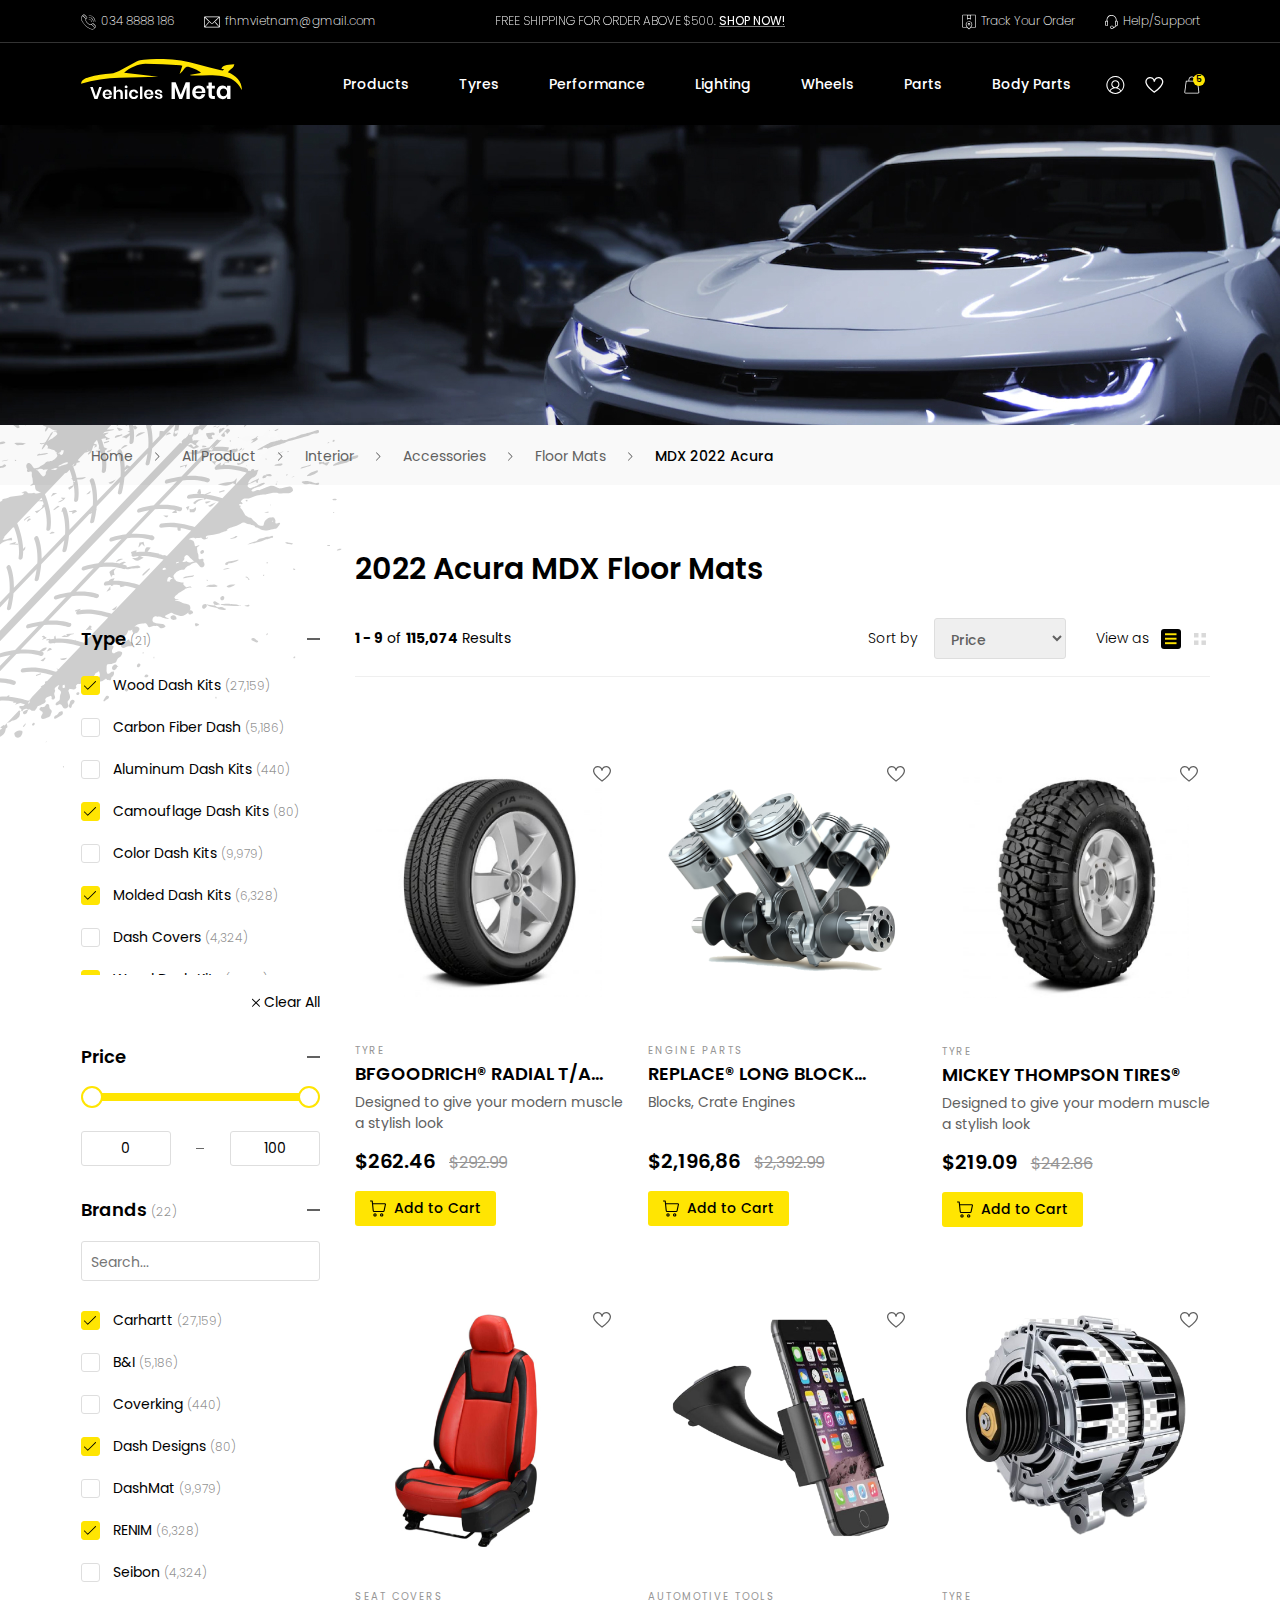
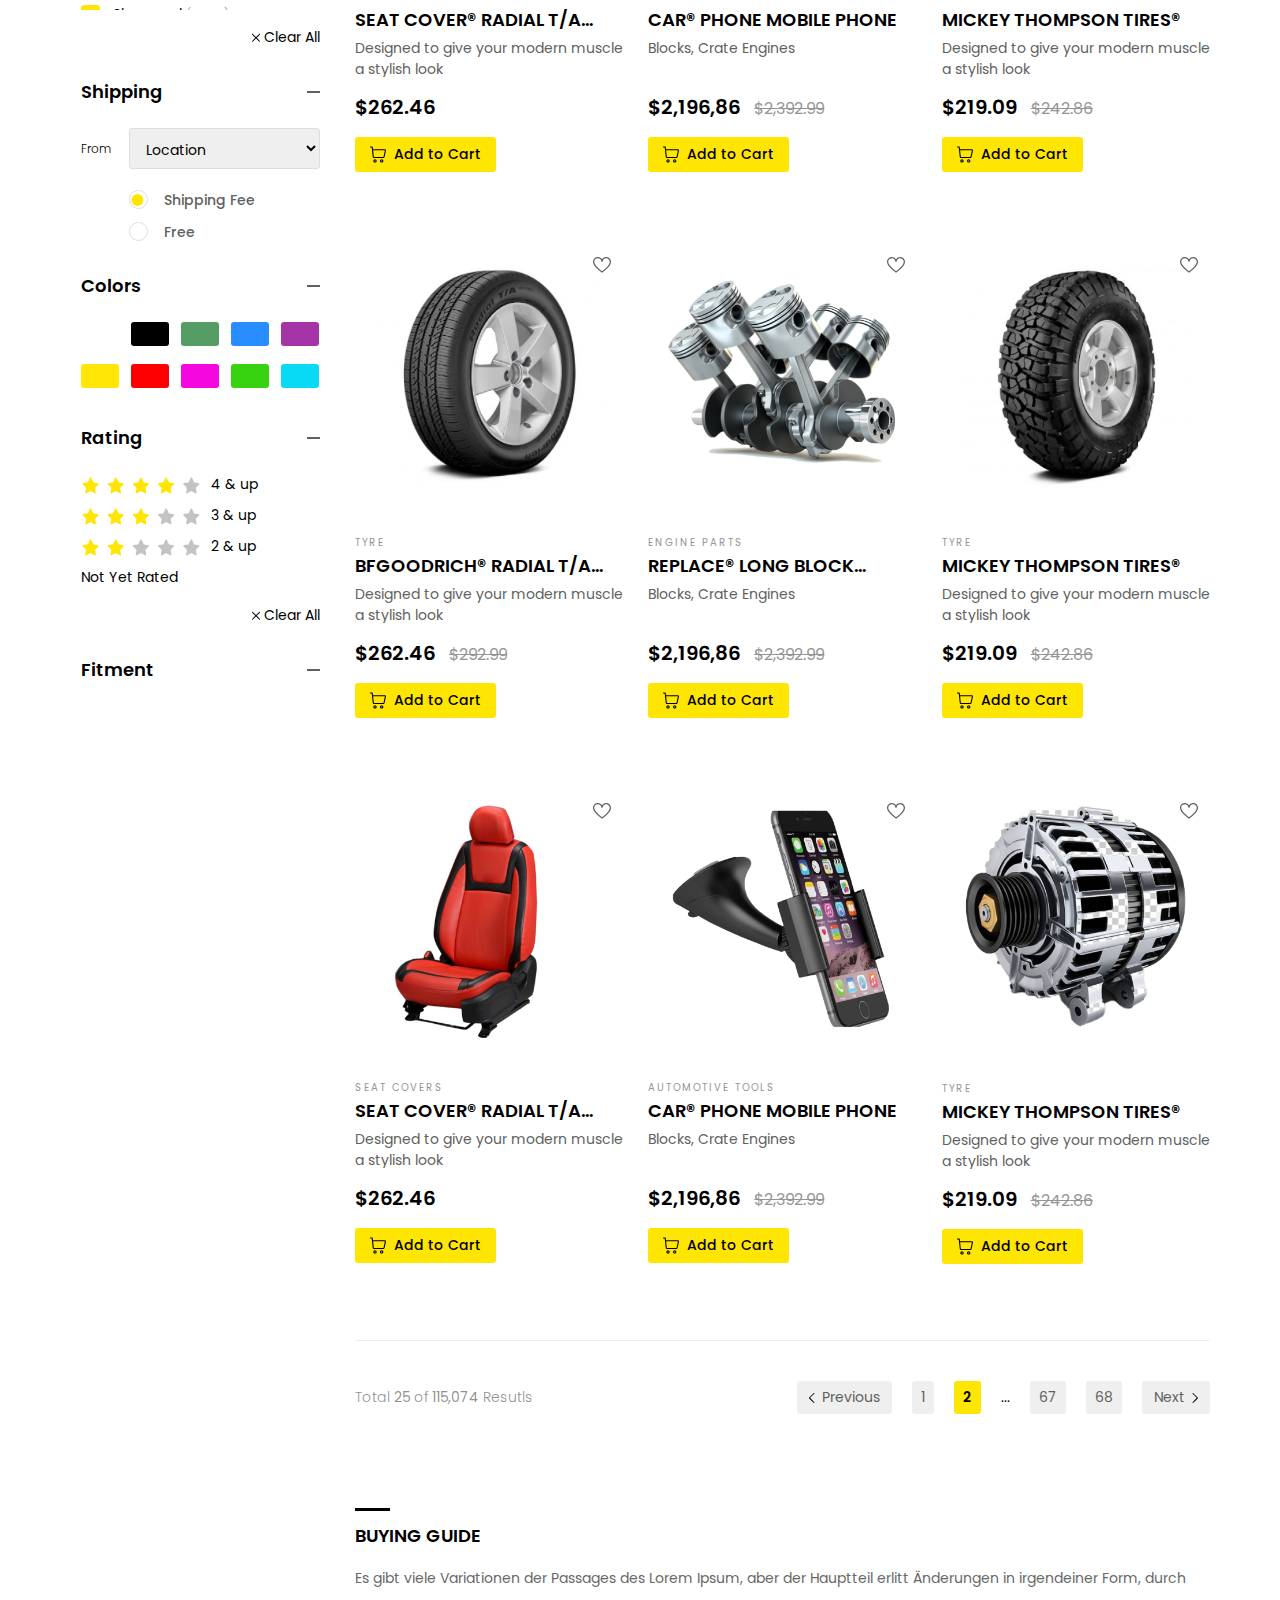
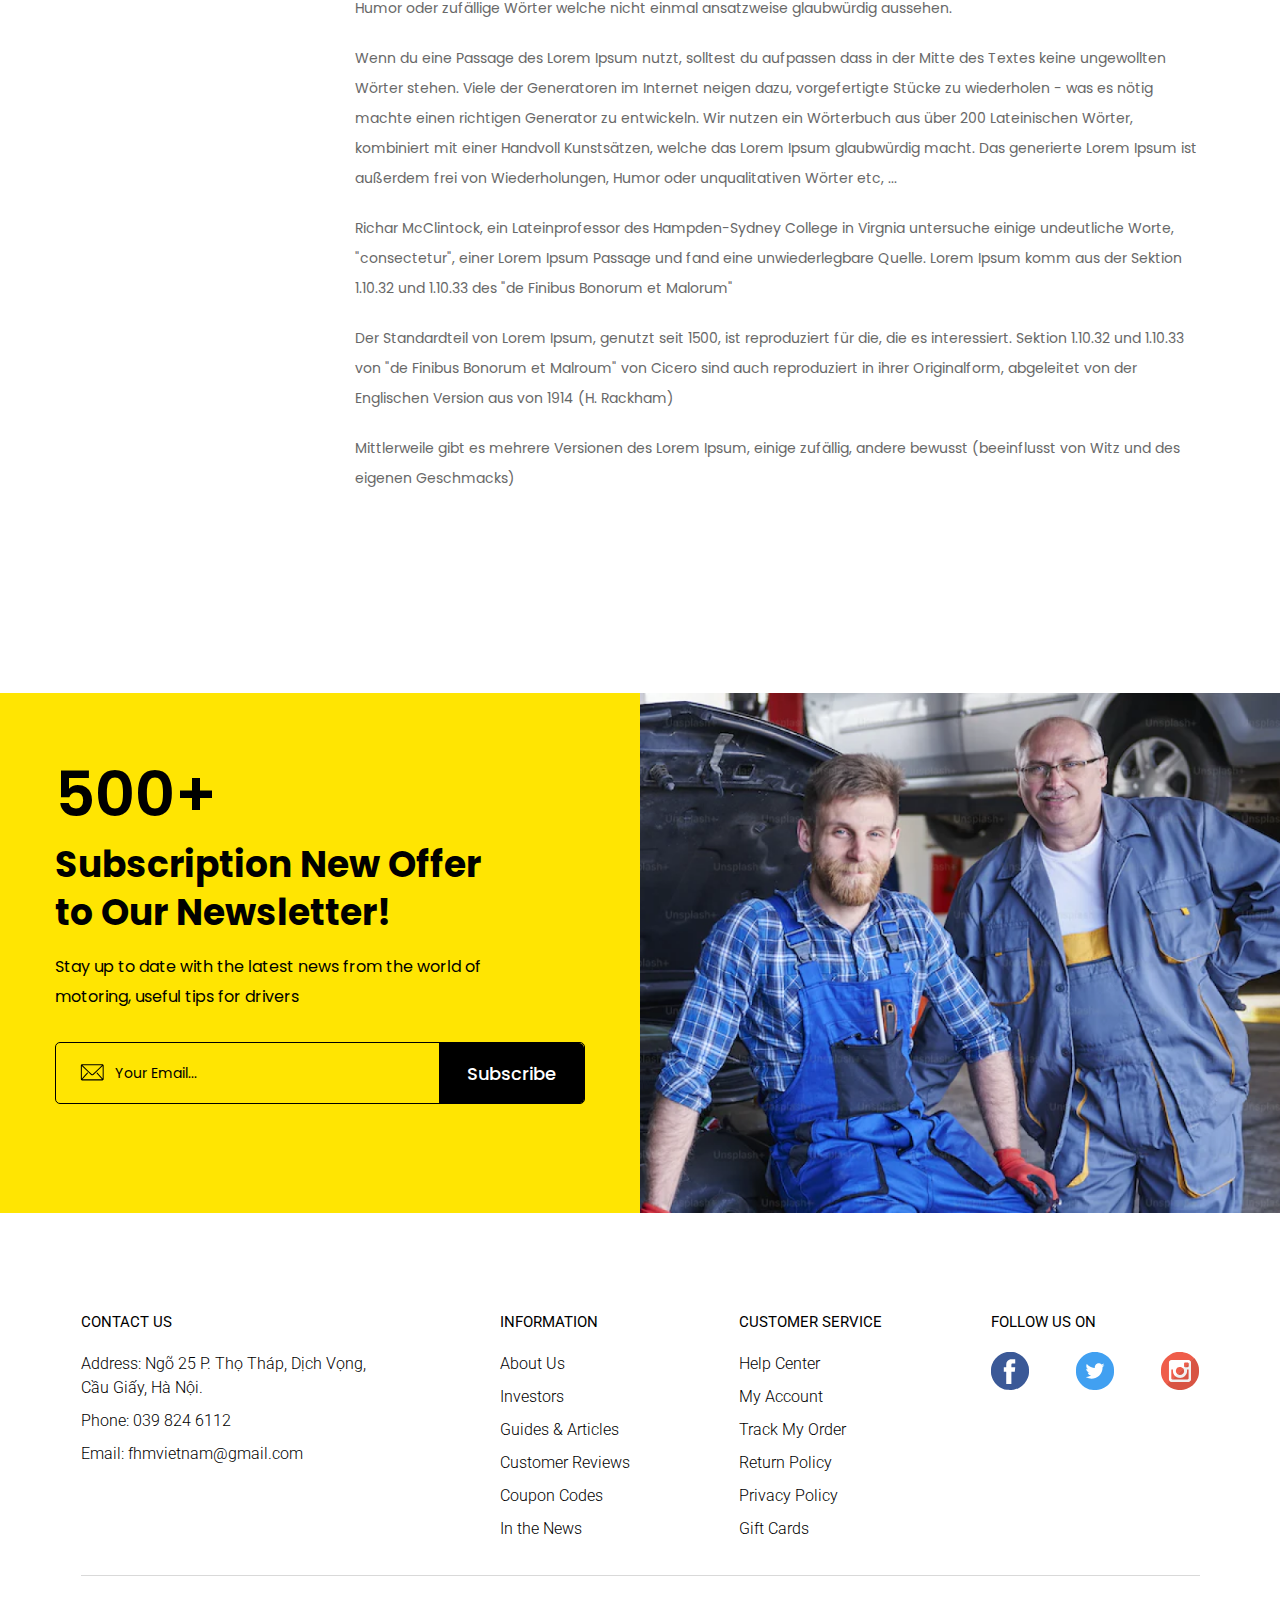
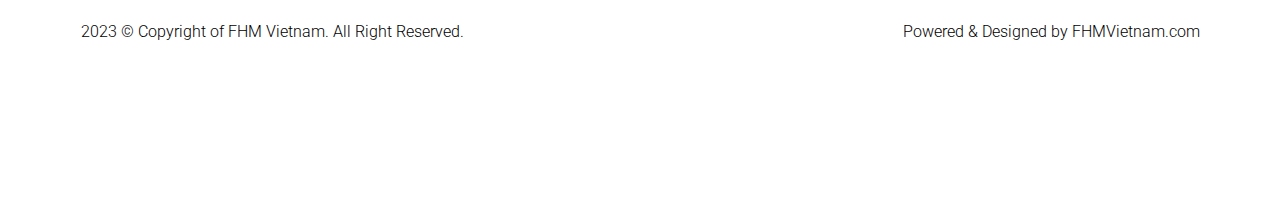
<file: list-product.html>
<!DOCTYPE html>
<html lang="en">
  <head>
    <meta charset="UTF-8" />
    <meta name="viewport" content="width=device-width, initial-scale=1.0" />
    <link rel="preconnect" href="https://fonts.googleapis.com" />
    <link rel="preconnect" href="https://fonts.gstatic.com" crossorigin />
    <link
      href="https://fonts.googleapis.com/css2?family=Poppins:wght@100;300;400;500;600;700&display=swap"
      rel="stylesheet"
    />
    <link rel="stylesheet" href="./assets/bootstrap/css/bootstrap.min.css" />
    <link rel="stylesheet" href="./assets/swiper/swiper-bundle.min.css" />
    <link rel="stylesheet" href="assets/css/style.css" />
    <script src="assets/bootstrap/js/bootstrap.min.js"></script>

    <title>List Product</title>
  </head>
  <body>
    <!-- START HEADER-->
    <header class="header">
      <div class="header-topbar">
        <div class="container">
          <div class="header-topbar-content row">
            <div class="col-lg-4">
              <div class="header-info">
                <div class="header-info-item">
                  <div class="header-info-icon">
                    <img
                      src="assets/images/topbar-phone.svg"
                      alt="Phone"
                      title="Phone"
                    />
                  </div>
                  <a href="tel:034 8888 186" title="Phone">034 8888 186</a>
                </div>
                <div class="header-info-item">
                  <div class="header-info-icon">
                    <img
                      src="assets/images/topbar-mail.svg"
                      alt="Mail"
                      title="Mail"
                    />
                  </div>
                  <a href="mailto:fhmvietnam@gmail.com" title="Mail"
                    >fhmvietnam@gmail.com</a
                  >
                </div>
              </div>
            </div>
            <div class="col-lg-4">
              <div class="header-topbar-notice">
                <div class="swiper header-topbar-slider">
                  <div class="swiper-wrapper">
                    <div class="swiper-slide header-topbar-slide">
                      <p>
                        Free Shipping for order above $500.
                        <a href="#" title="shop now">Shop now!</a>
                      </p>
                    </div>
                    <div class="swiper-slide header-topbar-slide">
                      <p>
                        Free Shipping for order above $500.
                        <a href="#" title="shop now">Shop now!</a>
                      </p>
                    </div>
                    <div class="swiper-slide header-topbar-slide">
                      <p>
                        Free Shipping for order above $500.
                        <a href="#" title="shop now">Shop now!</a>
                      </p>
                    </div>
                  </div>
                </div>
              </div>
            </div>
            <div class="col-lg-4">
              <div class="header-info header-info-last">
                <div class="header-info-item">
                  <div class="header-info-icon">
                    <img
                      src="assets/images/topbar-map.svg"
                      alt="Track Your Order"
                      title="Track Your Order"
                    />
                  </div>
                  <a href="#" title="Track Your Order">Track Your Order</a>
                </div>
                <div class="header-info-item">
                  <div class="header-info-icon">
                    <img
                      src="assets/images/topbar-headphone.svg"
                      alt="Help/Support"
                      title="Help/Support"
                    />
                  </div>
                  <a href="#" title="Help/Support">Help/Support</a>
                </div>
              </div>
            </div>
          </div>
        </div>
      </div>
      <div class="header-main">
        <div class="container header-container">
          <a href="homepage.html" title="Vehicles Meta" class="header-logo">
            <img
              src="assets/images/header-logo.svg"
              alt="Vehicles Meta"
              title="Vehicles Meta"
            />
          </a>
          <div class="header-content navbar navbar-expand-lg navbar-light">
            <button
              class="navbar-toggler"
              type="button"
              data-bs-toggle="collapse"
              data-bs-target="#navbarToggler"
              aria-controls="navbarToggler"
              aria-expanded="false"
              aria-label="Toggle navigation"
            >
              <span class="navbar-toggler-icon"></span>
            </button>
            <div class="collapse navbar-collapse" id="navbarToggler">
              <div class="navbar-nav">
                <nav class="header-nav">
                  <ul>
                    <li class="nav-item">
                      <a class="nav-link" href="#" title="Products">Products</a>
                      <div class="mega-wrapper">
                        <div class="container">
                          <h2 class="mega-heading">Products</h2>
                          <div class="row">
                            <div class="col-lg-8">
                              <div class="mega-main">
                                <a href="#" title="Dash Kits" class="mega-item">
                                  <div class="mega-item-image">
                                    <img
                                      src="./assets/images/menu/product1.png"
                                      alt="Dash Kits"
                                      title="Dash Kits"
                                    />
                                  </div>
                                  <p class="mega-item-title">dash kits</p>
                                </a>
                                <a
                                  href="#"
                                  title="Seat Covers"
                                  class="mega-item"
                                >
                                  <div class="mega-item-image">
                                    <img
                                      src="./assets/images/menu/product2.png"
                                      alt="Seat Covers"
                                      title="Seat Covers"
                                    />
                                  </div>
                                  <p class="mega-item-title">Seat Covers</p>
                                </a>
                                <a
                                  href="#"
                                  title="Steering Wheels"
                                  class="mega-item"
                                >
                                  <div class="mega-item-image">
                                    <img
                                      src="./assets/images/menu/product3.png"
                                      alt="Steering Wheels"
                                      title="Steering Wheels"
                                    />
                                  </div>
                                  <p class="mega-item-title">Steering Wheels</p>
                                </a>
                                <a
                                  href="#"
                                  title="Sun Shades"
                                  class="mega-item"
                                >
                                  <div class="mega-item-image">
                                    <img
                                      src="./assets/images/menu/product4.png"
                                      alt="Sun Shades"
                                      title="Sun Shades"
                                    />
                                  </div>
                                  <p class="mega-item-title">Sun Shades</p>
                                </a>
                                <a
                                  href="#"
                                  title="Custom Gauges"
                                  class="mega-item"
                                >
                                  <div class="mega-item-image">
                                    <img
                                      src="./assets/images/menu/product5.png"
                                      alt="Custom Gauges"
                                      title="Custom Gauges"
                                    />
                                  </div>
                                  <p class="mega-item-title">Custom Gauges</p>
                                </a>
                                <a
                                  href="#"
                                  title="Cargo Liners"
                                  class="mega-item"
                                >
                                  <div class="mega-item-image">
                                    <img
                                      src="./assets/images/menu/product6.png"
                                      alt="Cargo Liners"
                                      title="Cargo Liners"
                                    />
                                  </div>
                                  <p class="mega-item-title">Cargo Liners</p>
                                </a>
                                <a href="#" title="Seats" class="mega-item">
                                  <div class="mega-item-image">
                                    <img
                                      src="./assets/images/menu/product10.png"
                                      alt="Seats"
                                      title="Seats"
                                    />
                                  </div>
                                  <p class="mega-item-title">Seats</p>
                                </a>
                                <a
                                  href="#"
                                  title="Shift Knobs"
                                  class="mega-item"
                                >
                                  <div class="mega-item-image">
                                    <img
                                      src="./assets/images/menu/product8.png"
                                      alt="Shift Knobs"
                                      title="Shift Knobs"
                                    />
                                  </div>
                                  <p class="mega-item-title">Shift Knobs</p>
                                </a>
                                <a href="#" title="Pedals" class="mega-item">
                                  <div class="mega-item-image">
                                    <img
                                      src="./assets/images/menu/product12.png"
                                      alt="Pedals"
                                      title="Pedals"
                                    />
                                  </div>
                                  <p class="mega-item-title">Pedals</p>
                                </a>
                                <a
                                  href="#"
                                  title="Pet Travel"
                                  class="mega-item"
                                >
                                  <div class="mega-item-image">
                                    <img
                                      src="./assets/images/menu/product13.png"
                                      alt="Pet Travel"
                                      title="Pet Travel"
                                    />
                                  </div>
                                  <p class="mega-item-title">Pet Travel</p>
                                </a>
                                <a
                                  href="#"
                                  title="Van Equipment"
                                  class="mega-item"
                                >
                                  <div class="mega-item-image">
                                    <img
                                      src="./assets/images/menu/product7.png"
                                      alt="Van Equipment"
                                      title="Van Equipment"
                                    />
                                  </div>
                                  <p class="mega-item-title">Van Equipment</p>
                                </a>
                                <a
                                  href="#"
                                  title="Dash Covers"
                                  class="mega-item"
                                >
                                  <div class="mega-item-image">
                                    <img
                                      src="./assets/images/menu/product11.png"
                                      alt="Dash Covers"
                                      title="Dash Covers"
                                    />
                                  </div>
                                  <p class="mega-item-title">Dash Covers</p>
                                </a>
                                <a
                                  href="#"
                                  title="Car Organizers"
                                  class="mega-item"
                                >
                                  <div class="mega-item-image">
                                    <img
                                      src="./assets/images/menu/product9.png"
                                      alt="Car Organizers"
                                      title="Car Organizers"
                                    />
                                  </div>
                                  <p class="mega-item-title">Car Organizers</p>
                                </a>
                              </div>
                            </div>
                            <div class="col-lg-4">
                              <div class="mega-image">
                                <img
                                  src="./assets/images/menu/car.jpg"
                                  alt="car"
                                  title="car"
                                />
                              </div>
                            </div>
                          </div>
                        </div>
                      </div>
                    </li>
                    <li class="nav-item">
                      <a class="nav-link" href="#" title="Tyres">Tyres</a>
                    </li>
                    <li class="nav-item">
                      <a class="nav-link" href="#" title="Performance"
                        >Performance</a
                      >
                    </li>
                    <li class="nav-item">
                      <a class="nav-link" href="#" title="Lighting">Lighting</a>
                    </li>
                    <li class="nav-item">
                      <a class="nav-link" href="#" title="Wheels">Wheels</a>
                    </li>
                    <li class="nav-item">
                      <a class="nav-link" href="#" title="Parts">Parts</a>
                    </li>
                    <li class="nav-item">
                      <a class="nav-link" href="#" title="Body Parts"
                        >Body Parts
                      </a>
                    </li>
                  </ul>
                </nav>
                <div class="header-select">
                  <a href="#" title="account"
                    ><svg
                      width="19"
                      height="18"
                      viewBox="0 0 19 18"
                      fill="none"
                      xmlns="http://www.w3.org/2000/svg"
                    >
                      <path
                        d="M10.0135 17.9537C9.57225 17.9537 9.13101 17.9537 8.69418 17.9537C8.44708 17.9184 8.19999 17.8919 7.9573 17.8522C5.78198 17.4815 3.92434 16.502 2.52561 14.7899C0.209082 11.9528 -0.293934 8.7714 1.13128 5.40472C2.83448 1.385 7.05717 -0.706493 11.324 0.215704C14.7436 0.952579 17.519 3.79418 18.1588 7.21381C18.225 7.58004 18.278 7.95069 18.3353 8.31692C18.3353 8.75816 18.3353 9.1994 18.3353 9.63623C18.3 9.88333 18.2736 10.1304 18.2338 10.3731C17.8588 12.5749 16.8351 14.4061 15.1319 15.8533C14.0288 16.7888 12.7668 17.4198 11.3549 17.7286C10.9136 17.8257 10.4591 17.8786 10.0135 17.9537ZM7.07923 11.6439C4.89508 10.0951 4.80683 7.20499 6.38207 5.51062C7.90435 3.87361 10.4944 3.77653 12.1315 5.31647C12.908 6.04452 13.3405 6.95348 13.3978 8.01687C13.4772 9.53033 12.8551 10.7261 11.6284 11.6395C13.1066 12.1778 14.2627 13.0956 15.1231 14.384C18 11.3615 18.0882 6.34015 14.7877 3.21615C11.5181 0.118631 6.2894 0.356902 3.31984 3.85154C0.49589 7.1741 1.06068 11.8292 3.59341 14.3796C4.01259 13.7486 4.5112 13.1971 5.10246 12.7338C5.69814 12.266 6.35118 11.9086 7.07923 11.6439ZM4.38324 15.1076C7.19836 17.5212 11.6593 17.4374 14.3244 15.0988C13.111 13.2721 11.4211 12.2837 9.21484 12.3278C7.12777 12.3763 5.52606 13.3647 4.38324 15.1076ZM12.3477 8.26838C12.3477 6.62255 10.9931 5.27234 9.35163 5.27234C7.71462 5.27676 6.36883 6.61813 6.36442 8.25514C6.35559 9.89657 7.71021 11.2556 9.35163 11.26C10.9886 11.2688 12.3477 9.91422 12.3477 8.26838Z"
                        fill="white"
                      />
                    </svg>
                  </a>
                  <a href="#" title="wishlist"
                    ><svg
                      width="19"
                      height="16"
                      viewBox="0 0 19 16"
                      fill="none"
                      xmlns="http://www.w3.org/2000/svg"
                    >
                      <path
                        d="M9.32089 15.9298C6.76763 14.1109 4.37661 12.1298 2.42537 9.67043C1.57998 8.60301 0.858401 7.463 0.504018 6.12233C-0.243175 3.31715 1.56717 0.494895 4.44493 0.0850064C6.41752 -0.196792 8.00157 0.546132 9.16292 2.16861C9.21842 2.24546 9.26539 2.32232 9.3337 2.42906C9.38067 2.36074 9.4191 2.30524 9.45325 2.254C10.5378 0.56748 12.4634 -0.21814 14.2566 0.0892763C16.3018 0.443659 17.8005 1.87827 18.2274 3.83805C18.4879 5.04637 18.2573 6.19064 17.745 7.29222C17.1686 8.53469 16.353 9.61492 15.4479 10.6311C13.6632 12.625 11.6222 14.3286 9.43618 15.8615C9.40202 15.8785 9.37213 15.8956 9.32089 15.9298ZM8.70606 4.84142C8.68898 4.68772 8.67617 4.55963 8.65909 4.4358C8.38157 1.86119 5.43549 0.465008 3.24942 1.874C1.802 2.80479 1.25975 4.55109 1.88739 6.25896C2.28874 7.35199 2.94627 8.29559 3.68066 9.18368C4.98291 10.7635 6.49437 12.1298 8.09123 13.4021C8.50112 13.7266 8.91955 14.0426 9.3337 14.3628C11.3789 12.8343 13.3002 11.2075 14.927 9.25627C15.6059 8.44076 16.2164 7.57829 16.6434 6.60053C16.9679 5.85761 17.1344 5.09334 17.0063 4.27783C16.7459 2.61692 15.3411 1.39153 13.6034 1.3104C12.0193 1.23782 10.4993 2.37355 10.1022 3.94052C10.0297 4.23086 9.9955 4.53401 9.94427 4.84142C9.53438 4.84142 9.12449 4.84142 8.70606 4.84142Z"
                        fill="white"
                      />
                    </svg>
                  </a>
                  <div class="header-cart">
                    <svg
                      width="16"
                      height="18"
                      viewBox="0 0 16 18"
                      fill="none"
                      xmlns="http://www.w3.org/2000/svg"
                    >
                      <path
                        d="M11.1885 4.67432C11.8795 4.67432 12.5435 4.67432 13.2007 4.67432C13.7155 4.67432 13.8104 4.75562 13.8714 5.25019C14.3185 8.65121 14.7657 12.0455 15.2128 15.4465C15.2535 15.7581 15.3212 16.063 15.3348 16.3746C15.3415 16.5305 15.2873 16.7134 15.1993 16.8353C15.0638 17.025 14.8808 17.1876 14.6979 17.3299C14.6031 17.4044 14.454 17.4519 14.3253 17.4519C9.9961 17.4586 5.66692 17.4586 1.33773 17.4519C1.20223 17.4519 1.03286 17.3841 0.931233 17.296C0.267289 16.7134 0.280838 16.7134 0.396012 15.8665C0.714434 13.4953 1.01931 11.1173 1.33095 8.73929C1.48678 7.55367 1.6426 6.37483 1.79842 5.18922C1.8594 4.75562 1.9678 4.66755 2.41494 4.66755C3.07889 4.66755 3.73606 4.66078 4.4 4.66078C4.41355 4.66078 4.4271 4.64722 4.47453 4.63367C4.47453 4.4101 4.47453 4.17975 4.47453 3.94263C4.4813 2.07952 5.77531 0.663558 7.62487 0.507734C9.42701 0.351911 11.1207 1.8695 11.1817 3.69196C11.1953 4.0036 11.1885 4.31525 11.1885 4.67432ZM13.0719 5.49409C12.9839 5.48732 12.95 5.48732 12.9161 5.48732C9.54896 5.48732 6.17504 5.48732 2.80789 5.48054C2.59109 5.48054 2.56399 5.58217 2.54367 5.75154C2.3201 7.49947 2.08297 9.24063 1.85262 10.9886C1.62228 12.7094 1.3987 14.4302 1.17513 16.1511C1.12771 16.4898 1.28353 16.6592 1.62228 16.6592C5.76177 16.6592 9.90125 16.6592 14.0407 16.6592C14.3592 16.6592 14.5285 16.483 14.4879 16.1714C14.3456 15.0874 14.2033 14.0102 14.0611 12.9262C13.7968 10.9411 13.5394 8.94931 13.2752 6.96426C13.2074 6.46968 13.1397 5.98189 13.0719 5.49409ZM5.2672 4.64722C7.00158 4.64722 8.68176 4.64722 10.3755 4.64722C10.3755 4.32203 10.3891 4.01038 10.3755 3.69873C10.3281 2.44537 9.29151 1.40203 8.01105 1.31395C6.75091 1.22588 5.55174 2.1405 5.35527 3.37354C5.28752 3.78681 5.29429 4.20685 5.2672 4.64722Z"
                        fill="white"
                      />
                    </svg>
                    <span class="header-cart-quantity">5</span>
                  </div>
                </div>
              </div>
            </div>
          </div>
        </div>
      </div>
    </header>
    <!-- END HEADER-->

    <main id="fhm-list-product" class="position-relative">
      <!-- START DECOR ELEMENT -->
      <div class="decor-element">
        <img src="assets/images/decor.svg" alt="decor image" />
      </div>
      <!-- END DECOR ELEMENT -->

      <!-- START BANNER -->
      <section id="list-product-banner" class="banner">
        <div class="banner-img">
          <img
            src="./assets/images/banner/list-product-banner.jpg"
            alt="List product banner"
            title="List product banner"
          />
        </div>
      </section>
      <!-- END BANNER -->

      <!-- START BREADCRUMB -->
      <section class="breadcrumb">
        <div class="container">
          <div class="breadcrumb-list">
            <a href="#" title="Home" class="breadcrumb-link">Home</a>
            <div class="breadcrumb-arrow">
              <svg
                width="5"
                height="9"
                viewBox="0 0 5 9"
                fill="none"
                xmlns="http://www.w3.org/2000/svg"
              >
                <path
                  d="M3.64526 4.4992C3.58546 4.44884 3.54769 4.42051 3.51307 4.38589C2.39577 3.26859 1.27532 2.15129 0.161169 1.03084C0.0919282 0.961601 0.0352768 0.867182 0.0100982 0.772762C-0.0308171 0.627985 0.0573075 0.470618 0.189495 0.395082C0.321683 0.319547 0.488491 0.328988 0.611237 0.426556C0.649004 0.454882 0.680478 0.489502 0.715099 0.524123C1.92997 1.73899 3.14483 2.95386 4.36285 4.16873C4.5989 4.40478 4.5989 4.59361 4.366 4.82652C3.13854 6.05397 1.91108 7.27828 0.686773 8.50574C0.570322 8.62219 0.441282 8.68829 0.274473 8.63793C0.0195399 8.56239 -0.0780273 8.26025 0.0824863 8.04938C0.110812 8.01161 0.145433 7.98014 0.180054 7.94552C1.29421 6.83136 2.41151 5.71406 3.52566 4.59991C3.55399 4.56844 3.59175 4.54326 3.64526 4.4992Z"
                  fill="#616161"
                />
              </svg>
            </div>
            <a href="#" title="All Product" class="breadcrumb-link"
              >All Product</a
            >
            <div class="breadcrumb-arrow">
              <svg
                width="5"
                height="9"
                viewBox="0 0 5 9"
                fill="none"
                xmlns="http://www.w3.org/2000/svg"
              >
                <path
                  d="M3.64526 4.4992C3.58546 4.44884 3.54769 4.42051 3.51307 4.38589C2.39577 3.26859 1.27532 2.15129 0.161169 1.03084C0.0919282 0.961601 0.0352768 0.867182 0.0100982 0.772762C-0.0308171 0.627985 0.0573075 0.470618 0.189495 0.395082C0.321683 0.319547 0.488491 0.328988 0.611237 0.426556C0.649004 0.454882 0.680478 0.489502 0.715099 0.524123C1.92997 1.73899 3.14483 2.95386 4.36285 4.16873C4.5989 4.40478 4.5989 4.59361 4.366 4.82652C3.13854 6.05397 1.91108 7.27828 0.686773 8.50574C0.570322 8.62219 0.441282 8.68829 0.274473 8.63793C0.0195399 8.56239 -0.0780273 8.26025 0.0824863 8.04938C0.110812 8.01161 0.145433 7.98014 0.180054 7.94552C1.29421 6.83136 2.41151 5.71406 3.52566 4.59991C3.55399 4.56844 3.59175 4.54326 3.64526 4.4992Z"
                  fill="#616161"
                />
              </svg>
            </div>
            <a href="#" title="Interior" class="breadcrumb-link">Interior</a>
            <div class="breadcrumb-arrow">
              <svg
                width="5"
                height="9"
                viewBox="0 0 5 9"
                fill="none"
                xmlns="http://www.w3.org/2000/svg"
              >
                <path
                  d="M3.64526 4.4992C3.58546 4.44884 3.54769 4.42051 3.51307 4.38589C2.39577 3.26859 1.27532 2.15129 0.161169 1.03084C0.0919282 0.961601 0.0352768 0.867182 0.0100982 0.772762C-0.0308171 0.627985 0.0573075 0.470618 0.189495 0.395082C0.321683 0.319547 0.488491 0.328988 0.611237 0.426556C0.649004 0.454882 0.680478 0.489502 0.715099 0.524123C1.92997 1.73899 3.14483 2.95386 4.36285 4.16873C4.5989 4.40478 4.5989 4.59361 4.366 4.82652C3.13854 6.05397 1.91108 7.27828 0.686773 8.50574C0.570322 8.62219 0.441282 8.68829 0.274473 8.63793C0.0195399 8.56239 -0.0780273 8.26025 0.0824863 8.04938C0.110812 8.01161 0.145433 7.98014 0.180054 7.94552C1.29421 6.83136 2.41151 5.71406 3.52566 4.59991C3.55399 4.56844 3.59175 4.54326 3.64526 4.4992Z"
                  fill="#616161"
                />
              </svg>
            </div>
            <a href="#" title="Accessories" class="breadcrumb-link"
              >Accessories</a
            >
            <div class="breadcrumb-arrow">
              <svg
                width="5"
                height="9"
                viewBox="0 0 5 9"
                fill="none"
                xmlns="http://www.w3.org/2000/svg"
              >
                <path
                  d="M3.64526 4.4992C3.58546 4.44884 3.54769 4.42051 3.51307 4.38589C2.39577 3.26859 1.27532 2.15129 0.161169 1.03084C0.0919282 0.961601 0.0352768 0.867182 0.0100982 0.772762C-0.0308171 0.627985 0.0573075 0.470618 0.189495 0.395082C0.321683 0.319547 0.488491 0.328988 0.611237 0.426556C0.649004 0.454882 0.680478 0.489502 0.715099 0.524123C1.92997 1.73899 3.14483 2.95386 4.36285 4.16873C4.5989 4.40478 4.5989 4.59361 4.366 4.82652C3.13854 6.05397 1.91108 7.27828 0.686773 8.50574C0.570322 8.62219 0.441282 8.68829 0.274473 8.63793C0.0195399 8.56239 -0.0780273 8.26025 0.0824863 8.04938C0.110812 8.01161 0.145433 7.98014 0.180054 7.94552C1.29421 6.83136 2.41151 5.71406 3.52566 4.59991C3.55399 4.56844 3.59175 4.54326 3.64526 4.4992Z"
                  fill="#616161"
                />
              </svg>
            </div>
            <a href="#" title="Floor Mats" class="breadcrumb-link"
              >Floor Mats</a
            >
            <div class="breadcrumb-arrow">
              <svg
                width="5"
                height="9"
                viewBox="0 0 5 9"
                fill="none"
                xmlns="http://www.w3.org/2000/svg"
              >
                <path
                  d="M3.64526 4.4992C3.58546 4.44884 3.54769 4.42051 3.51307 4.38589C2.39577 3.26859 1.27532 2.15129 0.161169 1.03084C0.0919282 0.961601 0.0352768 0.867182 0.0100982 0.772762C-0.0308171 0.627985 0.0573075 0.470618 0.189495 0.395082C0.321683 0.319547 0.488491 0.328988 0.611237 0.426556C0.649004 0.454882 0.680478 0.489502 0.715099 0.524123C1.92997 1.73899 3.14483 2.95386 4.36285 4.16873C4.5989 4.40478 4.5989 4.59361 4.366 4.82652C3.13854 6.05397 1.91108 7.27828 0.686773 8.50574C0.570322 8.62219 0.441282 8.68829 0.274473 8.63793C0.0195399 8.56239 -0.0780273 8.26025 0.0824863 8.04938C0.110812 8.01161 0.145433 7.98014 0.180054 7.94552C1.29421 6.83136 2.41151 5.71406 3.52566 4.59991C3.55399 4.56844 3.59175 4.54326 3.64526 4.4992Z"
                  fill="#616161"
                />
              </svg>
            </div>
            <a
              href="#"
              title="MDX 2022 Acura"
              class="breadcrumb-link breadcrumb-link-current"
              >MDX 2022 Acura</a
            >
          </div>
        </div>
      </section>
      <!-- END BREADCRUMB -->

      <!-- START PRODUCTS -->
      <section class="products">
        <div class="container">
          <div class="row">
            <div class="g-lg-0 col-lg-9 col-12 offset-lg-3">
              <h1>2022 Acura MDX Floor Mats</h1>
            </div>
            <div class="col-lg-3 col-12">
              <div class="products-filter-toggle">Filter</div>
              <div class="products-filter">
                <div class="products-filter-close">&#10005;</div>
                <div class="products-filter-item">
                  <div
                    class="products-filter-heading"
                    data-bs-toggle="collapse"
                    data-bs-target="#filter-type"
                  >
                    <h2>Type <span class="quantity">(21)</span></h2>
                    <div class="icon">
                      <div class="line"></div>
                      <div class="line"></div>
                    </div>
                  </div>
                  <div id="filter-type" class="collapse show">
                    <ul class="products-filter-criteria">
                      <li>
                        <input
                          type="checkbox"
                          name="type"
                          value="wood"
                          checked
                        />
                        <label>
                          Wood Dash Kits <span class="quantity">(27,159)</span>
                        </label>
                      </li>
                      <li>
                        <input type="checkbox" name="type" value="carbon" />
                        <label>
                          Carbon Fiber Dash
                          <span class="quantity">(5,186)</span>
                        </label>
                      </li>
                      <li>
                        <input type="checkbox" name="type" value="dash" />
                        <label>
                          Aluminum Dash Kits <span class="quantity">(440)</span>
                        </label>
                      </li>
                      <li>
                        <input
                          type="checkbox"
                          name="type"
                          checked
                          value="Camouflage"
                        />
                        <label>
                          Camouflage Dash Kits
                          <span class="quantity">(80)</span>
                        </label>
                      </li>
                      <li>
                        <input type="checkbox" name="type" value="color dash" />
                        <label>
                          Color Dash Kits <span class="quantity">(9,979)</span>
                        </label>
                      </li>
                      <li>
                        <input
                          type="checkbox"
                          name="type"
                          checked
                          value="dash"
                        />
                        <label>
                          Molded Dash Kits <span class="quantity">(6,328)</span>
                        </label>
                      </li>
                      <li>
                        <input type="checkbox" name="type" value="dash" />
                        <label>
                          Dash Covers <span class="quantity">(4,324)</span>
                        </label>
                      </li>
                      <li>
                        <input
                          type="checkbox"
                          name="type"
                          checked
                          value="dash"
                        />
                        <label>
                          Wood Dash Kits <span class="quantity">(3,820)</span>
                        </label>
                      </li>
                      <li>
                        <input type="checkbox" name="type" value="dash" />
                        <label>
                          Color Dash Kits <span class="quantity">(9,979)</span>
                        </label>
                      </li>
                      <li>
                        <input type="checkbox" name="type" value="dash" />
                        <label>
                          Molded Dash Kits <span class="quantity">(6,328)</span>
                        </label>
                      </li>
                      <li>
                        <input
                          type="checkbox"
                          name="type"
                          checked
                          value="dash"
                        />
                        <label>
                          Dash Covers <span class="quantity">(4,324)</span>
                        </label>
                      </li>
                      <li>
                        <input type="checkbox" name="type" value="dash" />
                        <label>
                          Wood Dash Kits <span class="quantity">(3,820)</span>
                        </label>
                      </li>
                      <li>
                        <input type="checkbox" name="type" value="dash" />
                        <label>
                          Color Dash Kits <span class="quantity">(9,979)</span>
                        </label>
                      </li>
                    </ul>
                    <div class="clear-button">
                      <div class="icon">
                        <svg
                          width="12"
                          height="16"
                          viewBox="0 0 12 16"
                          fill="none"
                          xmlns="http://www.w3.org/2000/svg"
                        >
                          <path
                            d="M1.99219 4.1642C2.03925 4.01857 2.10983 3.89065 2.25689 3.82178C2.4314 3.73912 2.59611 3.75683 2.75101 3.87097C2.78631 3.89656 2.81768 3.93001 2.84905 3.9615C3.8765 4.99271 4.90395 6.02392 5.93336 7.05513C5.95493 7.07677 5.97846 7.09842 6.01572 7.13581C6.03729 7.10629 6.05101 7.07677 6.07258 7.05513C7.10395 6.01605 8.13729 4.97893 9.17062 3.94379C9.35297 3.76077 9.56474 3.72338 9.7667 3.83358C10.0157 3.97134 10.0843 4.30589 9.90983 4.53024C9.88238 4.56566 9.85101 4.59715 9.81964 4.62864C8.79219 5.65985 7.76474 6.69105 6.73729 7.72226C6.71572 7.74391 6.69023 7.76162 6.64317 7.79901C6.68434 7.82656 6.71376 7.84034 6.73532 7.86396C7.76866 8.90107 8.80199 9.93621 9.83533 10.9733C10.0216 11.1603 10.0589 11.3827 9.93925 11.5854C9.8667 11.7093 9.74905 11.7723 9.61768 11.8156C9.56474 11.8156 9.51376 11.8156 9.46081 11.8156C9.3118 11.7802 9.20591 11.6818 9.10199 11.5755C8.09219 10.5601 7.08042 9.54656 6.07062 8.53109C6.04905 8.50945 6.03532 8.47993 6.00591 8.4386C5.96866 8.48386 5.95101 8.50945 5.92944 8.53109C4.91964 9.54656 3.90787 10.5601 2.89807 11.5755C2.79415 11.6798 2.68827 11.7782 2.53925 11.8156C2.48631 11.8156 2.43532 11.8156 2.38238 11.8156C2.34121 11.7999 2.30003 11.7861 2.26082 11.7664C2.1118 11.6975 2.03729 11.5716 1.99219 11.422C1.99219 11.3689 1.99219 11.3177 1.99219 11.2646C2.02944 11.115 2.12552 11.0087 2.2314 10.9044C3.24317 9.89095 4.25297 8.87548 5.26474 7.86199C5.28631 7.84034 5.31572 7.82656 5.35689 7.79705C5.3118 7.75965 5.28631 7.74194 5.26474 7.72029C4.25297 6.7068 3.24317 5.69133 2.2314 4.67784C2.12748 4.57353 2.02944 4.46727 1.99219 4.3177C1.99219 4.2685 1.99219 4.21537 1.99219 4.1642Z"
                            fill="black"
                          />
                        </svg>
                      </div>
                      <p class="text">Clear All</p>
                    </div>
                  </div>
                </div>
                <div class="products-filter-item">
                  <div
                    class="products-filter-heading"
                    data-bs-toggle="collapse"
                    data-bs-target="#filter-price"
                  >
                    <h2>Price</h2>
                    <div class="icon">
                      <div class="line"></div>
                      <div class="line"></div>
                    </div>
                  </div>
                  <div id="filter-price" class="collapse show">
                    <div class="products-range-slider-wrapper">
                      <div class="products-range-slider"></div>
                      <div class="products-range-slider-input">
                        <input
                          type="number"
                          class="min"
                          placeholder="Min"
                          min="0"
                          max="99"
                          oninput="changeValue('min')"
                        />
                        <div class="line"></div>
                        <input
                          type="number"
                          class="max"
                          placeholder="Max"
                          min="1"
                          max="100"
                          oninput="changeValue('max')"
                        />
                      </div>
                    </div>
                  </div>
                </div>
                <div class="products-filter-item">
                  <div
                    class="products-filter-heading"
                    data-bs-toggle="collapse"
                    data-bs-target="#filter-brand"
                  >
                    <h2>Brands <span class="quantity">(22)</span></h2>
                    <div class="icon">
                      <div class="line"></div>
                      <div class="line"></div>
                    </div>
                  </div>

                  <div id="filter-brand" class="collapse show">
                    <div class="products-filter-search">
                      <input type="text" placeholder="Search..." />
                    </div>
                    <ul class="products-filter-criteria">
                      <li>
                        <input
                          type="checkbox"
                          name="brands"
                          checked
                          value="Carhartt"
                        />
                        <label>
                          Carhartt <span class="quantity">(27,159)</span>
                        </label>
                      </li>
                      <li>
                        <input type="checkbox" name="brands" value="Carhartt" />
                        <label>
                          B&I
                          <span class="quantity">(5,186)</span>
                        </label>
                      </li>
                      <li>
                        <input type="checkbox" name="brands" value="Carhartt" />
                        <label>
                          Coverking <span class="quantity">(440)</span>
                        </label>
                      </li>
                      <li>
                        <input
                          type="checkbox"
                          name="brands"
                          checked
                          value="Carhartt"
                        />
                        <label>
                          Dash Designs
                          <span class="quantity">(80)</span>
                        </label>
                      </li>
                      <li>
                        <input type="checkbox" name="brands" value="Carhartt" />
                        <label>
                          DashMat <span class="quantity">(9,979)</span>
                        </label>
                      </li>
                      <li>
                        <input
                          type="checkbox"
                          name="brands"
                          checked
                          value="Carhart"
                        />
                        <label>
                          RENIM <span class="quantity">(6,328)</span>
                        </label>
                      </li>
                      <li>
                        <input type="checkbox" name="brands" value="Carhartt" />
                        <label>
                          Seibon <span class="quantity">(4,324)</span>
                        </label>
                      </li>
                      <li>
                        <input
                          type="checkbox"
                          name="brands"
                          checked
                          value="Carhartt"
                        />
                        <label>
                          Sherwood <span class="quantity">(3,820)</span>
                        </label>
                      </li>
                      <li>
                        <input type="checkbox" name="brands" value="Carhartt" />
                        <label>
                          Coverking <span class="quantity">(9,979)</span>
                        </label>
                      </li>
                      <li>
                        <input type="checkbox" name="brands" value="Carhartt" />
                        <label>
                          DashMat <span class="quantity">(6,328)</span>
                        </label>
                      </li>
                      <li>
                        <input
                          type="checkbox"
                          name="brands"
                          checked
                          value="Carhartt"
                        />
                        <label>
                          Carhartt <span class="quantity">(4,324)</span>
                        </label>
                      </li>
                      <li>
                        <input type="checkbox" name="brands" value="Carhartt" />
                        <label>
                          B&I <span class="quantity">(3,820)</span>
                        </label>
                      </li>
                      <li>
                        <input type="checkbox" name="brands" value="Carhartt" />
                        <label>
                          RENIM <span class="quantity">(9,979)</span>
                        </label>
                      </li>
                    </ul>
                    <div class="clear-button">
                      <div class="icon">
                        <svg
                          width="12"
                          height="16"
                          viewBox="0 0 12 16"
                          fill="none"
                          xmlns="http://www.w3.org/2000/svg"
                        >
                          <path
                            d="M1.99219 4.1642C2.03925 4.01857 2.10983 3.89065 2.25689 3.82178C2.4314 3.73912 2.59611 3.75683 2.75101 3.87097C2.78631 3.89656 2.81768 3.93001 2.84905 3.9615C3.8765 4.99271 4.90395 6.02392 5.93336 7.05513C5.95493 7.07677 5.97846 7.09842 6.01572 7.13581C6.03729 7.10629 6.05101 7.07677 6.07258 7.05513C7.10395 6.01605 8.13729 4.97893 9.17062 3.94379C9.35297 3.76077 9.56474 3.72338 9.7667 3.83358C10.0157 3.97134 10.0843 4.30589 9.90983 4.53024C9.88238 4.56566 9.85101 4.59715 9.81964 4.62864C8.79219 5.65985 7.76474 6.69105 6.73729 7.72226C6.71572 7.74391 6.69023 7.76162 6.64317 7.79901C6.68434 7.82656 6.71376 7.84034 6.73532 7.86396C7.76866 8.90107 8.80199 9.93621 9.83533 10.9733C10.0216 11.1603 10.0589 11.3827 9.93925 11.5854C9.8667 11.7093 9.74905 11.7723 9.61768 11.8156C9.56474 11.8156 9.51376 11.8156 9.46081 11.8156C9.3118 11.7802 9.20591 11.6818 9.10199 11.5755C8.09219 10.5601 7.08042 9.54656 6.07062 8.53109C6.04905 8.50945 6.03532 8.47993 6.00591 8.4386C5.96866 8.48386 5.95101 8.50945 5.92944 8.53109C4.91964 9.54656 3.90787 10.5601 2.89807 11.5755C2.79415 11.6798 2.68827 11.7782 2.53925 11.8156C2.48631 11.8156 2.43532 11.8156 2.38238 11.8156C2.34121 11.7999 2.30003 11.7861 2.26082 11.7664C2.1118 11.6975 2.03729 11.5716 1.99219 11.422C1.99219 11.3689 1.99219 11.3177 1.99219 11.2646C2.02944 11.115 2.12552 11.0087 2.2314 10.9044C3.24317 9.89095 4.25297 8.87548 5.26474 7.86199C5.28631 7.84034 5.31572 7.82656 5.35689 7.79705C5.3118 7.75965 5.28631 7.74194 5.26474 7.72029C4.25297 6.7068 3.24317 5.69133 2.2314 4.67784C2.12748 4.57353 2.02944 4.46727 1.99219 4.3177C1.99219 4.2685 1.99219 4.21537 1.99219 4.1642Z"
                            fill="black"
                          />
                        </svg>
                      </div>
                      <p class="text">Clear All</p>
                    </div>
                  </div>
                </div>
                <div class="products-filter-item">
                  <div
                    class="products-filter-heading"
                    data-bs-toggle="collapse"
                    data-bs-target="#filter-shipping"
                  >
                    <h2>Shipping</h2>
                    <div class="icon">
                      <div class="line"></div>
                      <div class="line"></div>
                    </div>
                  </div>
                  <div id="filter-shipping" class="collapse show">
                    <div class="products-filter-select">
                      <p class="text">From</p>
                      <select name="location" id="location">
                        <option value="Localtion" selected disabled>
                          Location
                        </option>
                        <option value="United States">United States</option>
                        <option value="United Kingdom">United Kingdom</option>
                        <option value="Viet Nam">Viet Nam</option>
                      </select>
                    </div>
                    <div class="products-filter-radio">
                      <label
                        >Shipping Fee
                        <input type="radio" checked="checked" name="radio" />
                        <span class="checkmark"></span>
                      </label>
                      <label
                        >Free
                        <input type="radio" name="radio" />
                        <span class="checkmark"></span>
                      </label>
                    </div>
                  </div>
                </div>
                <div class="products-filter-item">
                  <div
                    class="products-filter-heading"
                    data-bs-toggle="collapse"
                    data-bs-target="#filter-color"
                  >
                    <h2>Colors</h2>
                    <div class="icon">
                      <div class="line"></div>
                      <div class="line"></div>
                    </div>
                  </div>
                  <div id="filter-color" class="collapse show">
                    <ul class="products-filter-color">
                      <li>
                        <label style="--color: #ffffff">
                          <input type="checkbox" name="color" value="#ffffff" />
                        </label>
                      </li>
                      <li>
                        <label style="--color: #000000">
                          <input type="checkbox" name="color" value="#000000" />
                        </label>
                      </li>
                      <li>
                        <label style="--color: #559d65">
                          <input type="checkbox" name="color" value="#559D65" />
                        </label>
                      </li>
                      <li>
                        <label style="--color: #298cff">
                          <input type="checkbox" name="color" value="#298CFF" />
                        </label>
                      </li>
                      <li>
                        <label style="--color: #a534a7">
                          <input type="checkbox" name="color" value="#A534A7" />
                        </label>
                      </li>
                      <li>
                        <label style="--color: #ffe606">
                          <input type="checkbox" name="color" value="#FFE606" />
                        </label>
                      </li>
                      <li>
                        <label style="--color: #ff0000">
                          <input type="checkbox" name="color" value="#FF0000" />
                        </label>
                      </li>
                      <li>
                        <label style="--color: #f408dd">
                          <input type="checkbox" name="color" value="#F408DD" />
                        </label>
                      </li>
                      <li>
                        <label style="--color: #37d310">
                          <input type="checkbox" name="color" value="#37D310" />
                        </label>
                      </li>
                      <li>
                        <label style="--color: #08daf6">
                          <input type="checkbox" name="color" value="#08DAF6" />
                        </label>
                      </li>
                    </ul>
                  </div>
                </div>
                <div class="products-filter-item">
                  <div
                    class="products-filter-heading"
                    data-bs-toggle="collapse"
                    data-bs-target="#filter-rating"
                  >
                    <h2>Rating</h2>
                    <div class="icon">
                      <div class="line"></div>
                      <div class="line"></div>
                    </div>
                  </div>
                  <div id="filter-rating" class="collapse show">
                    <ul class="products-filter-rating" data-type="checkbox">
                      <li>
                        <input type="checkbox" name="rate" value="4" />
                        <img src="assets/images/4-star.svg" alt="4 stars" />
                        <p class="text">4 & up</p>
                      </li>
                      <li>
                        <input type="checkbox" name="rate" value="3" />
                        <img src="assets/images/3-star.svg" alt="3 stars" />
                        <p class="text">3 & up</p>
                      </li>
                      <li>
                        <input type="checkbox" name="rate" value="2" />
                        <img src="assets/images/2-star.svg" alt="2 stars" />
                        <p class="text">2 & up</p>
                      </li>
                      <li>
                        <input type="checkbox" name="rate" value="0" />
                        <p class="text">Not Yet Rated</p>
                      </li>
                    </ul>
                    <div class="clear-button">
                      <div class="icon">
                        <svg
                          width="12"
                          height="16"
                          viewBox="0 0 12 16"
                          fill="none"
                          xmlns="http://www.w3.org/2000/svg"
                        >
                          <path
                            d="M1.99219 4.1642C2.03925 4.01857 2.10983 3.89065 2.25689 3.82178C2.4314 3.73912 2.59611 3.75683 2.75101 3.87097C2.78631 3.89656 2.81768 3.93001 2.84905 3.9615C3.8765 4.99271 4.90395 6.02392 5.93336 7.05513C5.95493 7.07677 5.97846 7.09842 6.01572 7.13581C6.03729 7.10629 6.05101 7.07677 6.07258 7.05513C7.10395 6.01605 8.13729 4.97893 9.17062 3.94379C9.35297 3.76077 9.56474 3.72338 9.7667 3.83358C10.0157 3.97134 10.0843 4.30589 9.90983 4.53024C9.88238 4.56566 9.85101 4.59715 9.81964 4.62864C8.79219 5.65985 7.76474 6.69105 6.73729 7.72226C6.71572 7.74391 6.69023 7.76162 6.64317 7.79901C6.68434 7.82656 6.71376 7.84034 6.73532 7.86396C7.76866 8.90107 8.80199 9.93621 9.83533 10.9733C10.0216 11.1603 10.0589 11.3827 9.93925 11.5854C9.8667 11.7093 9.74905 11.7723 9.61768 11.8156C9.56474 11.8156 9.51376 11.8156 9.46081 11.8156C9.3118 11.7802 9.20591 11.6818 9.10199 11.5755C8.09219 10.5601 7.08042 9.54656 6.07062 8.53109C6.04905 8.50945 6.03532 8.47993 6.00591 8.4386C5.96866 8.48386 5.95101 8.50945 5.92944 8.53109C4.91964 9.54656 3.90787 10.5601 2.89807 11.5755C2.79415 11.6798 2.68827 11.7782 2.53925 11.8156C2.48631 11.8156 2.43532 11.8156 2.38238 11.8156C2.34121 11.7999 2.30003 11.7861 2.26082 11.7664C2.1118 11.6975 2.03729 11.5716 1.99219 11.422C1.99219 11.3689 1.99219 11.3177 1.99219 11.2646C2.02944 11.115 2.12552 11.0087 2.2314 10.9044C3.24317 9.89095 4.25297 8.87548 5.26474 7.86199C5.28631 7.84034 5.31572 7.82656 5.35689 7.79705C5.3118 7.75965 5.28631 7.74194 5.26474 7.72029C4.25297 6.7068 3.24317 5.69133 2.2314 4.67784C2.12748 4.57353 2.02944 4.46727 1.99219 4.3177C1.99219 4.2685 1.99219 4.21537 1.99219 4.1642Z"
                            fill="black"
                          />
                        </svg>
                      </div>
                      <p class="text">Clear All</p>
                    </div>
                  </div>
                </div>
                <div class="products-filter-item">
                  <div
                    class="products-filter-heading"
                    data-bs-toggle="collapse"
                    data-bs-target="#filter-fitment"
                  >
                    <h2>Fitment</h2>
                    <div class="icon">
                      <div class="line"></div>
                      <div class="line"></div>
                    </div>
                  </div>
                  <div id="filter-fitment" class="collapse show"></div>
                </div>
              </div>
            </div>
            <div class="g-lg-0 col-lg-9 col-12">
              <div class="products-list">
                <div class="products-list-sort">
                  <p class="products-list-result">
                    <strong>1 - 9</strong> of <strong>115,074</strong> Results
                  </p>
                  <div class="products-list-view">
                    <div class="products-list-status">
                      <p class="text">Sort by</p>
                      <select name="price" id="price">
                        <option value="Price" selected="" disabled="">
                          Price
                        </option>
                        <option value="Higher Price">Higher Price</option>
                        <option value="Lower Price">Lower Price</option>
                      </select>
                    </div>
                    <div class="products-list-mode">
                      <p class="text">View as</p>
                      <div class="mode-list">
                        <div class="mode-item active">
                          <svg
                            width="14"
                            height="14"
                            viewBox="0 0 14 14"
                            fill="none"
                            xmlns="http://www.w3.org/2000/svg"
                          >
                            <rect
                              y="0.333313"
                              width="13.4286"
                              height="2.2381"
                              fill="#D9D9D9"
                            />
                            <rect
                              y="10.7778"
                              width="13.4286"
                              height="2.2381"
                              fill="#D9D9D9"
                            />
                            <rect
                              y="5.55554"
                              width="13.4286"
                              height="2.2381"
                              fill="#D9D9D9"
                            />
                          </svg>
                        </div>
                        <div class="mode-item">
                          <svg
                            width="12"
                            height="12"
                            viewBox="0 0 12 12"
                            fill="none"
                            xmlns="http://www.w3.org/2000/svg"
                          >
                            <rect
                              width="4.47619"
                              height="4.47619"
                              fill="#D9D9D9"
                            />
                            <rect
                              x="7.45996"
                              width="4.47619"
                              height="4.47619"
                              fill="#D9D9D9"
                            />
                            <rect
                              y="7.4603"
                              width="4.47619"
                              height="4.47619"
                              fill="#D9D9D9"
                            />
                            <rect
                              x="7.45996"
                              y="7.4603"
                              width="4.47619"
                              height="4.47619"
                              fill="#D9D9D9"
                            />
                          </svg>
                        </div>
                      </div>
                    </div>
                  </div>
                </div>
                <div class="products-list-group">
                  <div class="product">
                    <div class="product-img">
                      <a href="#" title="BFGOODRICH® RADIAL T/A SPEC">
                        <img
                          src="./assets/images/imageproduct/product1.png"
                          alt="BFGOODRICH® RADIAL T/A SPEC"
                          title="BFGOODRICH® RADIAL T/A SPEC"
                        />
                      </a>
                      <div class="product-wishlist">
                        <div class="product-wishlist-hidden">
                          <svg
                            width="18"
                            height="16"
                            viewBox="0 0 18 16"
                            fill="none"
                            xmlns="http://www.w3.org/2000/svg"
                          >
                            <path
                              d="M8.98557 15.9059C6.4323 14.087 4.04128 12.1059 2.09004 9.64654C1.24465 8.57912 0.523074 7.43912 0.168691 6.09844C-0.578502 3.29326 1.23184 0.471009 4.1096 0.0611202C6.08219 -0.220678 7.66624 0.522246 8.82759 2.14472C8.88309 2.22158 8.93006 2.29843 8.99838 2.40517C9.04534 2.33686 9.08377 2.28135 9.11793 2.23012C10.2024 0.543594 12.128 -0.242026 13.9213 0.0653901C15.9665 0.419773 17.4651 1.85438 17.8921 3.81416C18.1526 5.02248 17.922 6.16676 17.4096 7.26833C16.8332 8.51081 16.0177 9.59103 15.1125 10.6072C13.3278 12.6012 11.2869 14.3048 9.10085 15.8376C9.06669 15.8546 9.0368 15.8717 8.98557 15.9059Z"
                              fill="#FFE502"
                            />
                          </svg>
                        </div>
                        <div class="product-wishlist-show">
                          <svg
                            width="18"
                            height="17"
                            viewBox="0 0 18 17"
                            fill="none"
                            xmlns="http://www.w3.org/2000/svg"
                          >
                            <path
                              d="M8.98557 16.8658C6.4323 15.047 4.04129 13.0658 2.09004 10.6065C1.24465 9.53908 0.523074 8.39908 0.168691 7.0584C-0.578502 4.25322 1.23184 1.43097 4.1096 1.02108C6.08219 0.739283 7.66624 1.48221 8.82759 3.10468C8.8831 3.18154 8.93006 3.25839 8.99838 3.36513C9.04534 3.29682 9.08377 3.24131 9.11793 3.19008C10.2024 1.50356 12.128 0.717934 13.9213 1.02535C15.9665 1.37973 17.4651 2.81434 17.8921 4.77413C18.1526 5.98244 17.922 7.12672 17.4096 8.22829C16.8332 9.47077 16.0177 10.551 15.1126 11.5672C13.3278 13.5611 11.2869 15.2647 9.10085 16.7975C9.06669 16.8146 9.0368 16.8317 8.98557 16.8658ZM8.37073 5.7775C8.35366 5.62379 8.34085 5.4957 8.32377 5.37188C8.04624 2.79727 5.10016 1.40108 2.91409 2.81008C1.46667 3.74086 0.924423 5.48716 1.55206 7.19503C1.95341 8.28807 2.61094 9.23167 3.34533 10.1198C4.64758 11.6995 6.15904 13.0658 7.7559 14.3382C8.16579 14.6627 8.58422 14.9786 8.99838 15.2989C11.0436 13.7703 12.9649 12.1436 14.5917 10.1923C15.2705 9.37683 15.8811 8.51436 16.3081 7.5366C16.6326 6.79368 16.7991 6.02941 16.671 5.2139C16.4105 3.553 15.0058 2.3276 13.2681 2.24648C11.684 2.17389 10.164 3.30963 9.76692 4.8766C9.69433 5.16694 9.66018 5.47008 9.60894 5.7775C9.19905 5.7775 8.78916 5.7775 8.37073 5.7775Z"
                              fill="#616161"
                            />
                          </svg>
                        </div>
                      </div>
                    </div>
                    <div class="product-info">
                      <span class="product-type">TYRE</span>
                      <a
                        href="#"
                        class="product-name text-2-line text-short"
                        title="BFGOODRICH® RADIAL T/A SPEC"
                      >
                        BFGOODRICH® RADIAL T/A SPEC
                      </a>
                      <p class="product-des text-short text-3-line">
                        Designed to give your modern muscle a stylish look
                      </p>
                      <div class="product-price">
                        <span class="product-price-current">$262.46</span>
                        <span class="product-price-old">$292.99</span>
                      </div>
                    </div>
                    <button
                      class="main-btn"
                      data-bs-toggle="offcanvas"
                      data-bs-target="#cart-popup"
                      aria-controls="cart-popup"
                    >
                      <svg
                        width="16"
                        height="17"
                        viewBox="0 0 16 17"
                        fill="none"
                        xmlns="http://www.w3.org/2000/svg"
                      >
                        <path
                          d="M1.72117 1.54131C1.33081 1.54131 0.949755 1.54596 0.568694 1.54131C0.159752 1.53666 -0.109779 1.14631 0.0435745 0.77919C0.131869 0.560777 0.303811 0.435306 0.540812 0.430659C1.10776 0.426012 1.67935 0.421365 2.24629 0.430659C2.53906 0.435306 2.75282 0.649072 2.78535 0.946485C2.8597 1.62496 2.92941 2.30808 2.99912 2.98655C3.00841 3.05626 3.0177 3.12596 3.03165 3.21426C3.106 3.21426 3.18035 3.21426 3.2547 3.21426C7.11643 3.21426 10.9781 3.21426 14.8399 3.21426C15.4347 3.21426 15.9041 3.56279 15.9877 4.11579C16.0202 4.33885 15.9831 4.57585 15.9366 4.79891C15.5137 6.79251 15.0908 8.78611 14.654 10.7797C14.4774 11.5976 13.8175 12.1181 12.981 12.1181C10.1184 12.1181 7.25119 12.1181 4.38859 12.1181C3.45918 12.1181 2.77141 11.4768 2.67847 10.5566C2.51582 8.9534 2.33923 7.35016 2.17194 5.75156C2.02788 4.38068 1.88382 3.00979 1.7444 1.63425C1.73511 1.61566 1.73046 1.59243 1.72117 1.54131ZM3.13853 4.3342C3.20823 4.97085 3.27329 5.58427 3.33835 6.20233C3.48706 7.61969 3.63577 9.03705 3.78912 10.4544C3.83094 10.8262 4.03541 11.0074 4.41647 11.0074C7.26513 11.0074 10.1091 11.0074 12.9578 11.0074C13.311 11.0074 13.5062 10.8494 13.5805 10.5009C13.9383 8.83258 14.2962 7.15963 14.654 5.49133C14.7376 5.11027 14.8166 4.72456 14.9003 4.3342C10.9735 4.3342 7.06531 4.3342 3.13853 4.3342Z"
                          fill="black"
                        />
                        <path
                          d="M3.34302 14.9107C3.34302 13.9906 4.0912 13.2378 5.00667 13.2378C5.92679 13.2378 6.67962 13.986 6.67962 14.9014C6.67962 15.8216 5.93144 16.5744 5.01597 16.5744C4.10049 16.579 3.34302 15.8262 3.34302 14.9107ZM5.00667 15.4591C5.30873 15.4591 5.56432 15.2128 5.56432 14.9107C5.56897 14.6087 5.32267 14.3531 5.02061 14.3484C4.71391 14.3438 4.45367 14.5994 4.45367 14.9061C4.45832 15.2082 4.70926 15.4591 5.00667 15.4591Z"
                          fill="black"
                        />
                        <path
                          d="M11.6892 16.5746C10.7737 16.5746 10.0209 15.8218 10.0209 14.9017C10.0209 13.9862 10.7737 13.2334 11.6938 13.2334C12.6139 13.2334 13.3621 13.9862 13.3621 14.9063C13.3621 15.8265 12.6093 16.5746 11.6892 16.5746ZM11.6892 14.3487C11.3871 14.3487 11.1362 14.5996 11.1362 14.9017C11.1362 15.2038 11.3825 15.4547 11.6845 15.4593C11.9912 15.464 12.2515 15.2038 12.2468 14.8971C12.2468 14.595 11.9912 14.3487 11.6892 14.3487Z"
                          fill="black"
                        />
                      </svg>
                      Add to Cart
                    </button>
                  </div>
                  <div class="product">
                    <div class="product-img">
                      <a href="#" title="Replace® Long Block Engine">
                        <img
                          src="./assets/images/imageproduct/product2.png"
                          alt="Replace® Long Block Engine"
                          title="Replace® Long Block Engine"
                        />
                      </a>
                      <div class="product-wishlist">
                        <div class="product-wishlist-hidden">
                          <svg
                            width="18"
                            height="16"
                            viewBox="0 0 18 16"
                            fill="none"
                            xmlns="http://www.w3.org/2000/svg"
                          >
                            <path
                              d="M8.98557 15.9059C6.4323 14.087 4.04128 12.1059 2.09004 9.64654C1.24465 8.57912 0.523074 7.43912 0.168691 6.09844C-0.578502 3.29326 1.23184 0.471009 4.1096 0.0611202C6.08219 -0.220678 7.66624 0.522246 8.82759 2.14472C8.88309 2.22158 8.93006 2.29843 8.99838 2.40517C9.04534 2.33686 9.08377 2.28135 9.11793 2.23012C10.2024 0.543594 12.128 -0.242026 13.9213 0.0653901C15.9665 0.419773 17.4651 1.85438 17.8921 3.81416C18.1526 5.02248 17.922 6.16676 17.4096 7.26833C16.8332 8.51081 16.0177 9.59103 15.1125 10.6072C13.3278 12.6012 11.2869 14.3048 9.10085 15.8376C9.06669 15.8546 9.0368 15.8717 8.98557 15.9059Z"
                              fill="#FFE502"
                            />
                          </svg>
                        </div>
                        <div class="product-wishlist-show">
                          <svg
                            width="18"
                            height="17"
                            viewBox="0 0 18 17"
                            fill="none"
                            xmlns="http://www.w3.org/2000/svg"
                          >
                            <path
                              d="M8.98557 16.8658C6.4323 15.047 4.04129 13.0658 2.09004 10.6065C1.24465 9.53908 0.523074 8.39908 0.168691 7.0584C-0.578502 4.25322 1.23184 1.43097 4.1096 1.02108C6.08219 0.739283 7.66624 1.48221 8.82759 3.10468C8.8831 3.18154 8.93006 3.25839 8.99838 3.36513C9.04534 3.29682 9.08377 3.24131 9.11793 3.19008C10.2024 1.50356 12.128 0.717934 13.9213 1.02535C15.9665 1.37973 17.4651 2.81434 17.8921 4.77413C18.1526 5.98244 17.922 7.12672 17.4096 8.22829C16.8332 9.47077 16.0177 10.551 15.1126 11.5672C13.3278 13.5611 11.2869 15.2647 9.10085 16.7975C9.06669 16.8146 9.0368 16.8317 8.98557 16.8658ZM8.37073 5.7775C8.35366 5.62379 8.34085 5.4957 8.32377 5.37188C8.04624 2.79727 5.10016 1.40108 2.91409 2.81008C1.46667 3.74086 0.924423 5.48716 1.55206 7.19503C1.95341 8.28807 2.61094 9.23167 3.34533 10.1198C4.64758 11.6995 6.15904 13.0658 7.7559 14.3382C8.16579 14.6627 8.58422 14.9786 8.99838 15.2989C11.0436 13.7703 12.9649 12.1436 14.5917 10.1923C15.2705 9.37683 15.8811 8.51436 16.3081 7.5366C16.6326 6.79368 16.7991 6.02941 16.671 5.2139C16.4105 3.553 15.0058 2.3276 13.2681 2.24648C11.684 2.17389 10.164 3.30963 9.76692 4.8766C9.69433 5.16694 9.66018 5.47008 9.60894 5.7775C9.19905 5.7775 8.78916 5.7775 8.37073 5.7775Z"
                              fill="#616161"
                            />
                          </svg>
                        </div>
                      </div>
                    </div>
                    <div class="product-info">
                      <span class="product-type">Engine Parts</span>
                      <a
                        href="#"
                        class="product-name text-2-line text-short"
                        title="Replace® Long Block Engine"
                      >
                        Replace® Long Block Engine
                      </a>
                      <p class="product-des text-short text-3-line">
                        Blocks, Crate Engines
                      </p>
                      <div class="product-price">
                        <span class="product-price-current">$2,196,86</span>
                        <span class="product-price-old">$2,392.99</span>
                      </div>
                    </div>
                    <button
                      class="main-btn"
                      data-bs-toggle="offcanvas"
                      data-bs-target="#cart-popup"
                      aria-controls="cart-popup"
                    >
                      <svg
                        width="16"
                        height="17"
                        viewBox="0 0 16 17"
                        fill="none"
                        xmlns="http://www.w3.org/2000/svg"
                      >
                        <path
                          d="M1.72117 1.54131C1.33081 1.54131 0.949755 1.54596 0.568694 1.54131C0.159752 1.53666 -0.109779 1.14631 0.0435745 0.77919C0.131869 0.560777 0.303811 0.435306 0.540812 0.430659C1.10776 0.426012 1.67935 0.421365 2.24629 0.430659C2.53906 0.435306 2.75282 0.649072 2.78535 0.946485C2.8597 1.62496 2.92941 2.30808 2.99912 2.98655C3.00841 3.05626 3.0177 3.12596 3.03165 3.21426C3.106 3.21426 3.18035 3.21426 3.2547 3.21426C7.11643 3.21426 10.9781 3.21426 14.8399 3.21426C15.4347 3.21426 15.9041 3.56279 15.9877 4.11579C16.0202 4.33885 15.9831 4.57585 15.9366 4.79891C15.5137 6.79251 15.0908 8.78611 14.654 10.7797C14.4774 11.5976 13.8175 12.1181 12.981 12.1181C10.1184 12.1181 7.25119 12.1181 4.38859 12.1181C3.45918 12.1181 2.77141 11.4768 2.67847 10.5566C2.51582 8.9534 2.33923 7.35016 2.17194 5.75156C2.02788 4.38068 1.88382 3.00979 1.7444 1.63425C1.73511 1.61566 1.73046 1.59243 1.72117 1.54131ZM3.13853 4.3342C3.20823 4.97085 3.27329 5.58427 3.33835 6.20233C3.48706 7.61969 3.63577 9.03705 3.78912 10.4544C3.83094 10.8262 4.03541 11.0074 4.41647 11.0074C7.26513 11.0074 10.1091 11.0074 12.9578 11.0074C13.311 11.0074 13.5062 10.8494 13.5805 10.5009C13.9383 8.83258 14.2962 7.15963 14.654 5.49133C14.7376 5.11027 14.8166 4.72456 14.9003 4.3342C10.9735 4.3342 7.06531 4.3342 3.13853 4.3342Z"
                          fill="black"
                        />
                        <path
                          d="M3.34302 14.9107C3.34302 13.9906 4.0912 13.2378 5.00667 13.2378C5.92679 13.2378 6.67962 13.986 6.67962 14.9014C6.67962 15.8216 5.93144 16.5744 5.01597 16.5744C4.10049 16.579 3.34302 15.8262 3.34302 14.9107ZM5.00667 15.4591C5.30873 15.4591 5.56432 15.2128 5.56432 14.9107C5.56897 14.6087 5.32267 14.3531 5.02061 14.3484C4.71391 14.3438 4.45367 14.5994 4.45367 14.9061C4.45832 15.2082 4.70926 15.4591 5.00667 15.4591Z"
                          fill="black"
                        />
                        <path
                          d="M11.6892 16.5746C10.7737 16.5746 10.0209 15.8218 10.0209 14.9017C10.0209 13.9862 10.7737 13.2334 11.6938 13.2334C12.6139 13.2334 13.3621 13.9862 13.3621 14.9063C13.3621 15.8265 12.6093 16.5746 11.6892 16.5746ZM11.6892 14.3487C11.3871 14.3487 11.1362 14.5996 11.1362 14.9017C11.1362 15.2038 11.3825 15.4547 11.6845 15.4593C11.9912 15.464 12.2515 15.2038 12.2468 14.8971C12.2468 14.595 11.9912 14.3487 11.6892 14.3487Z"
                          fill="black"
                        />
                      </svg>
                      Add to Cart
                    </button>
                  </div>
                  <div class="product">
                    <div class="product-img">
                      <a href="#" title="MICKEY THOMPSON TIRES®">
                        <img
                          src="./assets/images/imageproduct/product3.png"
                          alt="MICKEY THOMPSON TIRES®"
                          title="MICKEY THOMPSON TIRES®"
                        />
                      </a>
                      <div class="product-wishlist">
                        <div class="product-wishlist-hidden">
                          <svg
                            width="18"
                            height="16"
                            viewBox="0 0 18 16"
                            fill="none"
                            xmlns="http://www.w3.org/2000/svg"
                          >
                            <path
                              d="M8.98557 15.9059C6.4323 14.087 4.04128 12.1059 2.09004 9.64654C1.24465 8.57912 0.523074 7.43912 0.168691 6.09844C-0.578502 3.29326 1.23184 0.471009 4.1096 0.0611202C6.08219 -0.220678 7.66624 0.522246 8.82759 2.14472C8.88309 2.22158 8.93006 2.29843 8.99838 2.40517C9.04534 2.33686 9.08377 2.28135 9.11793 2.23012C10.2024 0.543594 12.128 -0.242026 13.9213 0.0653901C15.9665 0.419773 17.4651 1.85438 17.8921 3.81416C18.1526 5.02248 17.922 6.16676 17.4096 7.26833C16.8332 8.51081 16.0177 9.59103 15.1125 10.6072C13.3278 12.6012 11.2869 14.3048 9.10085 15.8376C9.06669 15.8546 9.0368 15.8717 8.98557 15.9059Z"
                              fill="#FFE502"
                            />
                          </svg>
                        </div>
                        <div class="product-wishlist-show">
                          <svg
                            width="18"
                            height="17"
                            viewBox="0 0 18 17"
                            fill="none"
                            xmlns="http://www.w3.org/2000/svg"
                          >
                            <path
                              d="M8.98557 16.8658C6.4323 15.047 4.04129 13.0658 2.09004 10.6065C1.24465 9.53908 0.523074 8.39908 0.168691 7.0584C-0.578502 4.25322 1.23184 1.43097 4.1096 1.02108C6.08219 0.739283 7.66624 1.48221 8.82759 3.10468C8.8831 3.18154 8.93006 3.25839 8.99838 3.36513C9.04534 3.29682 9.08377 3.24131 9.11793 3.19008C10.2024 1.50356 12.128 0.717934 13.9213 1.02535C15.9665 1.37973 17.4651 2.81434 17.8921 4.77413C18.1526 5.98244 17.922 7.12672 17.4096 8.22829C16.8332 9.47077 16.0177 10.551 15.1126 11.5672C13.3278 13.5611 11.2869 15.2647 9.10085 16.7975C9.06669 16.8146 9.0368 16.8317 8.98557 16.8658ZM8.37073 5.7775C8.35366 5.62379 8.34085 5.4957 8.32377 5.37188C8.04624 2.79727 5.10016 1.40108 2.91409 2.81008C1.46667 3.74086 0.924423 5.48716 1.55206 7.19503C1.95341 8.28807 2.61094 9.23167 3.34533 10.1198C4.64758 11.6995 6.15904 13.0658 7.7559 14.3382C8.16579 14.6627 8.58422 14.9786 8.99838 15.2989C11.0436 13.7703 12.9649 12.1436 14.5917 10.1923C15.2705 9.37683 15.8811 8.51436 16.3081 7.5366C16.6326 6.79368 16.7991 6.02941 16.671 5.2139C16.4105 3.553 15.0058 2.3276 13.2681 2.24648C11.684 2.17389 10.164 3.30963 9.76692 4.8766C9.69433 5.16694 9.66018 5.47008 9.60894 5.7775C9.19905 5.7775 8.78916 5.7775 8.37073 5.7775Z"
                              fill="#616161"
                            />
                          </svg>
                        </div>
                      </div>
                    </div>
                    <div class="product-info">
                      <span class="product-type">TYRE</span>
                      <a
                        href="#"
                        class="product-name text-2-line text-short"
                        title="MICKEY THOMPSON TIRES®"
                      >
                        MICKEY THOMPSON TIRES®
                      </a>
                      <p class="product-des text-short text-3-line">
                        Designed to give your modern muscle a stylish look
                      </p>
                      <div class="product-price">
                        <span class="product-price-current">$219.09</span>
                        <span class="product-price-old">$242.86</span>
                      </div>
                    </div>
                    <button
                      class="main-btn"
                      data-bs-toggle="offcanvas"
                      data-bs-target="#cart-popup"
                      aria-controls="cart-popup"
                    >
                      <svg
                        width="16"
                        height="17"
                        viewBox="0 0 16 17"
                        fill="none"
                        xmlns="http://www.w3.org/2000/svg"
                      >
                        <path
                          d="M1.72117 1.54131C1.33081 1.54131 0.949755 1.54596 0.568694 1.54131C0.159752 1.53666 -0.109779 1.14631 0.0435745 0.77919C0.131869 0.560777 0.303811 0.435306 0.540812 0.430659C1.10776 0.426012 1.67935 0.421365 2.24629 0.430659C2.53906 0.435306 2.75282 0.649072 2.78535 0.946485C2.8597 1.62496 2.92941 2.30808 2.99912 2.98655C3.00841 3.05626 3.0177 3.12596 3.03165 3.21426C3.106 3.21426 3.18035 3.21426 3.2547 3.21426C7.11643 3.21426 10.9781 3.21426 14.8399 3.21426C15.4347 3.21426 15.9041 3.56279 15.9877 4.11579C16.0202 4.33885 15.9831 4.57585 15.9366 4.79891C15.5137 6.79251 15.0908 8.78611 14.654 10.7797C14.4774 11.5976 13.8175 12.1181 12.981 12.1181C10.1184 12.1181 7.25119 12.1181 4.38859 12.1181C3.45918 12.1181 2.77141 11.4768 2.67847 10.5566C2.51582 8.9534 2.33923 7.35016 2.17194 5.75156C2.02788 4.38068 1.88382 3.00979 1.7444 1.63425C1.73511 1.61566 1.73046 1.59243 1.72117 1.54131ZM3.13853 4.3342C3.20823 4.97085 3.27329 5.58427 3.33835 6.20233C3.48706 7.61969 3.63577 9.03705 3.78912 10.4544C3.83094 10.8262 4.03541 11.0074 4.41647 11.0074C7.26513 11.0074 10.1091 11.0074 12.9578 11.0074C13.311 11.0074 13.5062 10.8494 13.5805 10.5009C13.9383 8.83258 14.2962 7.15963 14.654 5.49133C14.7376 5.11027 14.8166 4.72456 14.9003 4.3342C10.9735 4.3342 7.06531 4.3342 3.13853 4.3342Z"
                          fill="black"
                        />
                        <path
                          d="M3.34302 14.9107C3.34302 13.9906 4.0912 13.2378 5.00667 13.2378C5.92679 13.2378 6.67962 13.986 6.67962 14.9014C6.67962 15.8216 5.93144 16.5744 5.01597 16.5744C4.10049 16.579 3.34302 15.8262 3.34302 14.9107ZM5.00667 15.4591C5.30873 15.4591 5.56432 15.2128 5.56432 14.9107C5.56897 14.6087 5.32267 14.3531 5.02061 14.3484C4.71391 14.3438 4.45367 14.5994 4.45367 14.9061C4.45832 15.2082 4.70926 15.4591 5.00667 15.4591Z"
                          fill="black"
                        />
                        <path
                          d="M11.6892 16.5746C10.7737 16.5746 10.0209 15.8218 10.0209 14.9017C10.0209 13.9862 10.7737 13.2334 11.6938 13.2334C12.6139 13.2334 13.3621 13.9862 13.3621 14.9063C13.3621 15.8265 12.6093 16.5746 11.6892 16.5746ZM11.6892 14.3487C11.3871 14.3487 11.1362 14.5996 11.1362 14.9017C11.1362 15.2038 11.3825 15.4547 11.6845 15.4593C11.9912 15.464 12.2515 15.2038 12.2468 14.8971C12.2468 14.595 11.9912 14.3487 11.6892 14.3487Z"
                          fill="black"
                        />
                      </svg>
                      Add to Cart
                    </button>
                  </div>
                  <div class="product">
                    <div class="product-img">
                      <a href="#" title="Seat Cover® RADIAL T/A SPEC">
                        <img
                          src="./assets/images/imageproduct/product4.png"
                          alt="Seat Cover® RADIAL T/A SPEC"
                          title="Seat Cover® RADIAL T/A SPEC"
                        />
                      </a>
                      <div class="product-wishlist">
                        <div class="product-wishlist-hidden">
                          <svg
                            width="18"
                            height="16"
                            viewBox="0 0 18 16"
                            fill="none"
                            xmlns="http://www.w3.org/2000/svg"
                          >
                            <path
                              d="M8.98557 15.9059C6.4323 14.087 4.04128 12.1059 2.09004 9.64654C1.24465 8.57912 0.523074 7.43912 0.168691 6.09844C-0.578502 3.29326 1.23184 0.471009 4.1096 0.0611202C6.08219 -0.220678 7.66624 0.522246 8.82759 2.14472C8.88309 2.22158 8.93006 2.29843 8.99838 2.40517C9.04534 2.33686 9.08377 2.28135 9.11793 2.23012C10.2024 0.543594 12.128 -0.242026 13.9213 0.0653901C15.9665 0.419773 17.4651 1.85438 17.8921 3.81416C18.1526 5.02248 17.922 6.16676 17.4096 7.26833C16.8332 8.51081 16.0177 9.59103 15.1125 10.6072C13.3278 12.6012 11.2869 14.3048 9.10085 15.8376C9.06669 15.8546 9.0368 15.8717 8.98557 15.9059Z"
                              fill="#FFE502"
                            />
                          </svg>
                        </div>
                        <div class="product-wishlist-show">
                          <svg
                            width="18"
                            height="17"
                            viewBox="0 0 18 17"
                            fill="none"
                            xmlns="http://www.w3.org/2000/svg"
                          >
                            <path
                              d="M8.98557 16.8658C6.4323 15.047 4.04129 13.0658 2.09004 10.6065C1.24465 9.53908 0.523074 8.39908 0.168691 7.0584C-0.578502 4.25322 1.23184 1.43097 4.1096 1.02108C6.08219 0.739283 7.66624 1.48221 8.82759 3.10468C8.8831 3.18154 8.93006 3.25839 8.99838 3.36513C9.04534 3.29682 9.08377 3.24131 9.11793 3.19008C10.2024 1.50356 12.128 0.717934 13.9213 1.02535C15.9665 1.37973 17.4651 2.81434 17.8921 4.77413C18.1526 5.98244 17.922 7.12672 17.4096 8.22829C16.8332 9.47077 16.0177 10.551 15.1126 11.5672C13.3278 13.5611 11.2869 15.2647 9.10085 16.7975C9.06669 16.8146 9.0368 16.8317 8.98557 16.8658ZM8.37073 5.7775C8.35366 5.62379 8.34085 5.4957 8.32377 5.37188C8.04624 2.79727 5.10016 1.40108 2.91409 2.81008C1.46667 3.74086 0.924423 5.48716 1.55206 7.19503C1.95341 8.28807 2.61094 9.23167 3.34533 10.1198C4.64758 11.6995 6.15904 13.0658 7.7559 14.3382C8.16579 14.6627 8.58422 14.9786 8.99838 15.2989C11.0436 13.7703 12.9649 12.1436 14.5917 10.1923C15.2705 9.37683 15.8811 8.51436 16.3081 7.5366C16.6326 6.79368 16.7991 6.02941 16.671 5.2139C16.4105 3.553 15.0058 2.3276 13.2681 2.24648C11.684 2.17389 10.164 3.30963 9.76692 4.8766C9.69433 5.16694 9.66018 5.47008 9.60894 5.7775C9.19905 5.7775 8.78916 5.7775 8.37073 5.7775Z"
                              fill="#616161"
                            />
                          </svg>
                        </div>
                      </div>
                    </div>
                    <div class="product-info">
                      <span class="product-type">Seat covers</span>
                      <a
                        href="#"
                        class="product-name text-2-line text-short"
                        title="Seat Cover® RADIAL T/A SPEC"
                      >
                        Seat Cover® RADIAL T/A SPEC
                      </a>
                      <p class="product-des text-short text-3-line">
                        Designed to give your modern muscle a stylish look
                      </p>
                      <div class="product-price">
                        <span class="product-price-current">$262.46</span>
                      </div>
                    </div>
                    <button
                      class="main-btn"
                      data-bs-toggle="offcanvas"
                      data-bs-target="#cart-popup"
                      aria-controls="cart-popup"
                    >
                      <svg
                        width="16"
                        height="17"
                        viewBox="0 0 16 17"
                        fill="none"
                        xmlns="http://www.w3.org/2000/svg"
                      >
                        <path
                          d="M1.72117 1.54131C1.33081 1.54131 0.949755 1.54596 0.568694 1.54131C0.159752 1.53666 -0.109779 1.14631 0.0435745 0.77919C0.131869 0.560777 0.303811 0.435306 0.540812 0.430659C1.10776 0.426012 1.67935 0.421365 2.24629 0.430659C2.53906 0.435306 2.75282 0.649072 2.78535 0.946485C2.8597 1.62496 2.92941 2.30808 2.99912 2.98655C3.00841 3.05626 3.0177 3.12596 3.03165 3.21426C3.106 3.21426 3.18035 3.21426 3.2547 3.21426C7.11643 3.21426 10.9781 3.21426 14.8399 3.21426C15.4347 3.21426 15.9041 3.56279 15.9877 4.11579C16.0202 4.33885 15.9831 4.57585 15.9366 4.79891C15.5137 6.79251 15.0908 8.78611 14.654 10.7797C14.4774 11.5976 13.8175 12.1181 12.981 12.1181C10.1184 12.1181 7.25119 12.1181 4.38859 12.1181C3.45918 12.1181 2.77141 11.4768 2.67847 10.5566C2.51582 8.9534 2.33923 7.35016 2.17194 5.75156C2.02788 4.38068 1.88382 3.00979 1.7444 1.63425C1.73511 1.61566 1.73046 1.59243 1.72117 1.54131ZM3.13853 4.3342C3.20823 4.97085 3.27329 5.58427 3.33835 6.20233C3.48706 7.61969 3.63577 9.03705 3.78912 10.4544C3.83094 10.8262 4.03541 11.0074 4.41647 11.0074C7.26513 11.0074 10.1091 11.0074 12.9578 11.0074C13.311 11.0074 13.5062 10.8494 13.5805 10.5009C13.9383 8.83258 14.2962 7.15963 14.654 5.49133C14.7376 5.11027 14.8166 4.72456 14.9003 4.3342C10.9735 4.3342 7.06531 4.3342 3.13853 4.3342Z"
                          fill="black"
                        />
                        <path
                          d="M3.34302 14.9107C3.34302 13.9906 4.0912 13.2378 5.00667 13.2378C5.92679 13.2378 6.67962 13.986 6.67962 14.9014C6.67962 15.8216 5.93144 16.5744 5.01597 16.5744C4.10049 16.579 3.34302 15.8262 3.34302 14.9107ZM5.00667 15.4591C5.30873 15.4591 5.56432 15.2128 5.56432 14.9107C5.56897 14.6087 5.32267 14.3531 5.02061 14.3484C4.71391 14.3438 4.45367 14.5994 4.45367 14.9061C4.45832 15.2082 4.70926 15.4591 5.00667 15.4591Z"
                          fill="black"
                        />
                        <path
                          d="M11.6892 16.5746C10.7737 16.5746 10.0209 15.8218 10.0209 14.9017C10.0209 13.9862 10.7737 13.2334 11.6938 13.2334C12.6139 13.2334 13.3621 13.9862 13.3621 14.9063C13.3621 15.8265 12.6093 16.5746 11.6892 16.5746ZM11.6892 14.3487C11.3871 14.3487 11.1362 14.5996 11.1362 14.9017C11.1362 15.2038 11.3825 15.4547 11.6845 15.4593C11.9912 15.464 12.2515 15.2038 12.2468 14.8971C12.2468 14.595 11.9912 14.3487 11.6892 14.3487Z"
                          fill="black"
                        />
                      </svg>
                      Add to Cart
                    </button>
                  </div>
                  <div class="product">
                    <div class="product-img">
                      <a href="#" title="Car® Phone Mobile Phone">
                        <img
                          src="./assets/images/imageproduct/product5.png"
                          alt="Car® Phone Mobile Phone"
                          title="Car® Phone Mobile Phone"
                        />
                      </a>
                      <div class="product-wishlist">
                        <div class="product-wishlist-hidden">
                          <svg
                            width="18"
                            height="16"
                            viewBox="0 0 18 16"
                            fill="none"
                            xmlns="http://www.w3.org/2000/svg"
                          >
                            <path
                              d="M8.98557 15.9059C6.4323 14.087 4.04128 12.1059 2.09004 9.64654C1.24465 8.57912 0.523074 7.43912 0.168691 6.09844C-0.578502 3.29326 1.23184 0.471009 4.1096 0.0611202C6.08219 -0.220678 7.66624 0.522246 8.82759 2.14472C8.88309 2.22158 8.93006 2.29843 8.99838 2.40517C9.04534 2.33686 9.08377 2.28135 9.11793 2.23012C10.2024 0.543594 12.128 -0.242026 13.9213 0.0653901C15.9665 0.419773 17.4651 1.85438 17.8921 3.81416C18.1526 5.02248 17.922 6.16676 17.4096 7.26833C16.8332 8.51081 16.0177 9.59103 15.1125 10.6072C13.3278 12.6012 11.2869 14.3048 9.10085 15.8376C9.06669 15.8546 9.0368 15.8717 8.98557 15.9059Z"
                              fill="#FFE502"
                            />
                          </svg>
                        </div>
                        <div class="product-wishlist-show">
                          <svg
                            width="18"
                            height="17"
                            viewBox="0 0 18 17"
                            fill="none"
                            xmlns="http://www.w3.org/2000/svg"
                          >
                            <path
                              d="M8.98557 16.8658C6.4323 15.047 4.04129 13.0658 2.09004 10.6065C1.24465 9.53908 0.523074 8.39908 0.168691 7.0584C-0.578502 4.25322 1.23184 1.43097 4.1096 1.02108C6.08219 0.739283 7.66624 1.48221 8.82759 3.10468C8.8831 3.18154 8.93006 3.25839 8.99838 3.36513C9.04534 3.29682 9.08377 3.24131 9.11793 3.19008C10.2024 1.50356 12.128 0.717934 13.9213 1.02535C15.9665 1.37973 17.4651 2.81434 17.8921 4.77413C18.1526 5.98244 17.922 7.12672 17.4096 8.22829C16.8332 9.47077 16.0177 10.551 15.1126 11.5672C13.3278 13.5611 11.2869 15.2647 9.10085 16.7975C9.06669 16.8146 9.0368 16.8317 8.98557 16.8658ZM8.37073 5.7775C8.35366 5.62379 8.34085 5.4957 8.32377 5.37188C8.04624 2.79727 5.10016 1.40108 2.91409 2.81008C1.46667 3.74086 0.924423 5.48716 1.55206 7.19503C1.95341 8.28807 2.61094 9.23167 3.34533 10.1198C4.64758 11.6995 6.15904 13.0658 7.7559 14.3382C8.16579 14.6627 8.58422 14.9786 8.99838 15.2989C11.0436 13.7703 12.9649 12.1436 14.5917 10.1923C15.2705 9.37683 15.8811 8.51436 16.3081 7.5366C16.6326 6.79368 16.7991 6.02941 16.671 5.2139C16.4105 3.553 15.0058 2.3276 13.2681 2.24648C11.684 2.17389 10.164 3.30963 9.76692 4.8766C9.69433 5.16694 9.66018 5.47008 9.60894 5.7775C9.19905 5.7775 8.78916 5.7775 8.37073 5.7775Z"
                              fill="#616161"
                            />
                          </svg>
                        </div>
                      </div>
                    </div>
                    <div class="product-info">
                      <span class="product-type">Automotive Tools</span>
                      <a
                        href="#"
                        class="product-name text-2-line text-short"
                        title="Car® Phone Mobile Phone"
                      >
                        Car® Phone Mobile Phone
                      </a>
                      <p class="product-des text-short text-3-line">
                        Blocks, Crate Engines
                      </p>
                      <div class="product-price">
                        <span class="product-price-current">$2,196,86</span>
                        <span class="product-price-old">$2,392.99</span>
                      </div>
                    </div>
                    <button
                      class="main-btn"
                      data-bs-toggle="offcanvas"
                      data-bs-target="#cart-popup"
                      aria-controls="cart-popup"
                    >
                      <svg
                        width="16"
                        height="17"
                        viewBox="0 0 16 17"
                        fill="none"
                        xmlns="http://www.w3.org/2000/svg"
                      >
                        <path
                          d="M1.72117 1.54131C1.33081 1.54131 0.949755 1.54596 0.568694 1.54131C0.159752 1.53666 -0.109779 1.14631 0.0435745 0.77919C0.131869 0.560777 0.303811 0.435306 0.540812 0.430659C1.10776 0.426012 1.67935 0.421365 2.24629 0.430659C2.53906 0.435306 2.75282 0.649072 2.78535 0.946485C2.8597 1.62496 2.92941 2.30808 2.99912 2.98655C3.00841 3.05626 3.0177 3.12596 3.03165 3.21426C3.106 3.21426 3.18035 3.21426 3.2547 3.21426C7.11643 3.21426 10.9781 3.21426 14.8399 3.21426C15.4347 3.21426 15.9041 3.56279 15.9877 4.11579C16.0202 4.33885 15.9831 4.57585 15.9366 4.79891C15.5137 6.79251 15.0908 8.78611 14.654 10.7797C14.4774 11.5976 13.8175 12.1181 12.981 12.1181C10.1184 12.1181 7.25119 12.1181 4.38859 12.1181C3.45918 12.1181 2.77141 11.4768 2.67847 10.5566C2.51582 8.9534 2.33923 7.35016 2.17194 5.75156C2.02788 4.38068 1.88382 3.00979 1.7444 1.63425C1.73511 1.61566 1.73046 1.59243 1.72117 1.54131ZM3.13853 4.3342C3.20823 4.97085 3.27329 5.58427 3.33835 6.20233C3.48706 7.61969 3.63577 9.03705 3.78912 10.4544C3.83094 10.8262 4.03541 11.0074 4.41647 11.0074C7.26513 11.0074 10.1091 11.0074 12.9578 11.0074C13.311 11.0074 13.5062 10.8494 13.5805 10.5009C13.9383 8.83258 14.2962 7.15963 14.654 5.49133C14.7376 5.11027 14.8166 4.72456 14.9003 4.3342C10.9735 4.3342 7.06531 4.3342 3.13853 4.3342Z"
                          fill="black"
                        />
                        <path
                          d="M3.34302 14.9107C3.34302 13.9906 4.0912 13.2378 5.00667 13.2378C5.92679 13.2378 6.67962 13.986 6.67962 14.9014C6.67962 15.8216 5.93144 16.5744 5.01597 16.5744C4.10049 16.579 3.34302 15.8262 3.34302 14.9107ZM5.00667 15.4591C5.30873 15.4591 5.56432 15.2128 5.56432 14.9107C5.56897 14.6087 5.32267 14.3531 5.02061 14.3484C4.71391 14.3438 4.45367 14.5994 4.45367 14.9061C4.45832 15.2082 4.70926 15.4591 5.00667 15.4591Z"
                          fill="black"
                        />
                        <path
                          d="M11.6892 16.5746C10.7737 16.5746 10.0209 15.8218 10.0209 14.9017C10.0209 13.9862 10.7737 13.2334 11.6938 13.2334C12.6139 13.2334 13.3621 13.9862 13.3621 14.9063C13.3621 15.8265 12.6093 16.5746 11.6892 16.5746ZM11.6892 14.3487C11.3871 14.3487 11.1362 14.5996 11.1362 14.9017C11.1362 15.2038 11.3825 15.4547 11.6845 15.4593C11.9912 15.464 12.2515 15.2038 12.2468 14.8971C12.2468 14.595 11.9912 14.3487 11.6892 14.3487Z"
                          fill="black"
                        />
                      </svg>
                      Add to Cart
                    </button>
                  </div>
                  <div class="product">
                    <div class="product-img">
                      <a href="#" title="MICKEY THOMPSON TIRES®">
                        <img
                          src="./assets/images/imageproduct/product6.png"
                          alt="MICKEY THOMPSON TIRES®"
                          title="MICKEY THOMPSON TIRES®"
                        />
                      </a>
                      <div class="product-wishlist">
                        <div class="product-wishlist-hidden">
                          <svg
                            width="18"
                            height="16"
                            viewBox="0 0 18 16"
                            fill="none"
                            xmlns="http://www.w3.org/2000/svg"
                          >
                            <path
                              d="M8.98557 15.9059C6.4323 14.087 4.04128 12.1059 2.09004 9.64654C1.24465 8.57912 0.523074 7.43912 0.168691 6.09844C-0.578502 3.29326 1.23184 0.471009 4.1096 0.0611202C6.08219 -0.220678 7.66624 0.522246 8.82759 2.14472C8.88309 2.22158 8.93006 2.29843 8.99838 2.40517C9.04534 2.33686 9.08377 2.28135 9.11793 2.23012C10.2024 0.543594 12.128 -0.242026 13.9213 0.0653901C15.9665 0.419773 17.4651 1.85438 17.8921 3.81416C18.1526 5.02248 17.922 6.16676 17.4096 7.26833C16.8332 8.51081 16.0177 9.59103 15.1125 10.6072C13.3278 12.6012 11.2869 14.3048 9.10085 15.8376C9.06669 15.8546 9.0368 15.8717 8.98557 15.9059Z"
                              fill="#FFE502"
                            />
                          </svg>
                        </div>
                        <div class="product-wishlist-show">
                          <svg
                            width="18"
                            height="17"
                            viewBox="0 0 18 17"
                            fill="none"
                            xmlns="http://www.w3.org/2000/svg"
                          >
                            <path
                              d="M8.98557 16.8658C6.4323 15.047 4.04129 13.0658 2.09004 10.6065C1.24465 9.53908 0.523074 8.39908 0.168691 7.0584C-0.578502 4.25322 1.23184 1.43097 4.1096 1.02108C6.08219 0.739283 7.66624 1.48221 8.82759 3.10468C8.8831 3.18154 8.93006 3.25839 8.99838 3.36513C9.04534 3.29682 9.08377 3.24131 9.11793 3.19008C10.2024 1.50356 12.128 0.717934 13.9213 1.02535C15.9665 1.37973 17.4651 2.81434 17.8921 4.77413C18.1526 5.98244 17.922 7.12672 17.4096 8.22829C16.8332 9.47077 16.0177 10.551 15.1126 11.5672C13.3278 13.5611 11.2869 15.2647 9.10085 16.7975C9.06669 16.8146 9.0368 16.8317 8.98557 16.8658ZM8.37073 5.7775C8.35366 5.62379 8.34085 5.4957 8.32377 5.37188C8.04624 2.79727 5.10016 1.40108 2.91409 2.81008C1.46667 3.74086 0.924423 5.48716 1.55206 7.19503C1.95341 8.28807 2.61094 9.23167 3.34533 10.1198C4.64758 11.6995 6.15904 13.0658 7.7559 14.3382C8.16579 14.6627 8.58422 14.9786 8.99838 15.2989C11.0436 13.7703 12.9649 12.1436 14.5917 10.1923C15.2705 9.37683 15.8811 8.51436 16.3081 7.5366C16.6326 6.79368 16.7991 6.02941 16.671 5.2139C16.4105 3.553 15.0058 2.3276 13.2681 2.24648C11.684 2.17389 10.164 3.30963 9.76692 4.8766C9.69433 5.16694 9.66018 5.47008 9.60894 5.7775C9.19905 5.7775 8.78916 5.7775 8.37073 5.7775Z"
                              fill="#616161"
                            />
                          </svg>
                        </div>
                      </div>
                    </div>
                    <div class="product-info">
                      <span class="product-type">TYRE</span>
                      <a
                        href="#"
                        class="product-name text-2-line text-short"
                        title="MICKEY THOMPSON TIRES®"
                      >
                        MICKEY THOMPSON TIRES®
                      </a>
                      <p class="product-des text-short text-3-line">
                        Designed to give your modern muscle a stylish look
                      </p>
                      <div class="product-price">
                        <span class="product-price-current">$219.09</span>
                        <span class="product-price-old">$242.86</span>
                      </div>
                    </div>
                    <button
                      class="main-btn"
                      data-bs-toggle="offcanvas"
                      data-bs-target="#cart-popup"
                      aria-controls="cart-popup"
                    >
                      <svg
                        width="16"
                        height="17"
                        viewBox="0 0 16 17"
                        fill="none"
                        xmlns="http://www.w3.org/2000/svg"
                      >
                        <path
                          d="M1.72117 1.54131C1.33081 1.54131 0.949755 1.54596 0.568694 1.54131C0.159752 1.53666 -0.109779 1.14631 0.0435745 0.77919C0.131869 0.560777 0.303811 0.435306 0.540812 0.430659C1.10776 0.426012 1.67935 0.421365 2.24629 0.430659C2.53906 0.435306 2.75282 0.649072 2.78535 0.946485C2.8597 1.62496 2.92941 2.30808 2.99912 2.98655C3.00841 3.05626 3.0177 3.12596 3.03165 3.21426C3.106 3.21426 3.18035 3.21426 3.2547 3.21426C7.11643 3.21426 10.9781 3.21426 14.8399 3.21426C15.4347 3.21426 15.9041 3.56279 15.9877 4.11579C16.0202 4.33885 15.9831 4.57585 15.9366 4.79891C15.5137 6.79251 15.0908 8.78611 14.654 10.7797C14.4774 11.5976 13.8175 12.1181 12.981 12.1181C10.1184 12.1181 7.25119 12.1181 4.38859 12.1181C3.45918 12.1181 2.77141 11.4768 2.67847 10.5566C2.51582 8.9534 2.33923 7.35016 2.17194 5.75156C2.02788 4.38068 1.88382 3.00979 1.7444 1.63425C1.73511 1.61566 1.73046 1.59243 1.72117 1.54131ZM3.13853 4.3342C3.20823 4.97085 3.27329 5.58427 3.33835 6.20233C3.48706 7.61969 3.63577 9.03705 3.78912 10.4544C3.83094 10.8262 4.03541 11.0074 4.41647 11.0074C7.26513 11.0074 10.1091 11.0074 12.9578 11.0074C13.311 11.0074 13.5062 10.8494 13.5805 10.5009C13.9383 8.83258 14.2962 7.15963 14.654 5.49133C14.7376 5.11027 14.8166 4.72456 14.9003 4.3342C10.9735 4.3342 7.06531 4.3342 3.13853 4.3342Z"
                          fill="black"
                        />
                        <path
                          d="M3.34302 14.9107C3.34302 13.9906 4.0912 13.2378 5.00667 13.2378C5.92679 13.2378 6.67962 13.986 6.67962 14.9014C6.67962 15.8216 5.93144 16.5744 5.01597 16.5744C4.10049 16.579 3.34302 15.8262 3.34302 14.9107ZM5.00667 15.4591C5.30873 15.4591 5.56432 15.2128 5.56432 14.9107C5.56897 14.6087 5.32267 14.3531 5.02061 14.3484C4.71391 14.3438 4.45367 14.5994 4.45367 14.9061C4.45832 15.2082 4.70926 15.4591 5.00667 15.4591Z"
                          fill="black"
                        />
                        <path
                          d="M11.6892 16.5746C10.7737 16.5746 10.0209 15.8218 10.0209 14.9017C10.0209 13.9862 10.7737 13.2334 11.6938 13.2334C12.6139 13.2334 13.3621 13.9862 13.3621 14.9063C13.3621 15.8265 12.6093 16.5746 11.6892 16.5746ZM11.6892 14.3487C11.3871 14.3487 11.1362 14.5996 11.1362 14.9017C11.1362 15.2038 11.3825 15.4547 11.6845 15.4593C11.9912 15.464 12.2515 15.2038 12.2468 14.8971C12.2468 14.595 11.9912 14.3487 11.6892 14.3487Z"
                          fill="black"
                        />
                      </svg>
                      Add to Cart
                    </button>
                  </div>
                  <div class="product">
                    <div class="product-img">
                      <a href="#" title="BFGOODRICH® RADIAL T/A SPEC">
                        <img
                          src="./assets/images/imageproduct/product1.png"
                          alt="BFGOODRICH® RADIAL T/A SPEC"
                          title="BFGOODRICH® RADIAL T/A SPEC"
                        />
                      </a>
                      <div class="product-wishlist">
                        <div class="product-wishlist-hidden">
                          <svg
                            width="18"
                            height="16"
                            viewBox="0 0 18 16"
                            fill="none"
                            xmlns="http://www.w3.org/2000/svg"
                          >
                            <path
                              d="M8.98557 15.9059C6.4323 14.087 4.04128 12.1059 2.09004 9.64654C1.24465 8.57912 0.523074 7.43912 0.168691 6.09844C-0.578502 3.29326 1.23184 0.471009 4.1096 0.0611202C6.08219 -0.220678 7.66624 0.522246 8.82759 2.14472C8.88309 2.22158 8.93006 2.29843 8.99838 2.40517C9.04534 2.33686 9.08377 2.28135 9.11793 2.23012C10.2024 0.543594 12.128 -0.242026 13.9213 0.0653901C15.9665 0.419773 17.4651 1.85438 17.8921 3.81416C18.1526 5.02248 17.922 6.16676 17.4096 7.26833C16.8332 8.51081 16.0177 9.59103 15.1125 10.6072C13.3278 12.6012 11.2869 14.3048 9.10085 15.8376C9.06669 15.8546 9.0368 15.8717 8.98557 15.9059Z"
                              fill="#FFE502"
                            />
                          </svg>
                        </div>
                        <div class="product-wishlist-show">
                          <svg
                            width="18"
                            height="17"
                            viewBox="0 0 18 17"
                            fill="none"
                            xmlns="http://www.w3.org/2000/svg"
                          >
                            <path
                              d="M8.98557 16.8658C6.4323 15.047 4.04129 13.0658 2.09004 10.6065C1.24465 9.53908 0.523074 8.39908 0.168691 7.0584C-0.578502 4.25322 1.23184 1.43097 4.1096 1.02108C6.08219 0.739283 7.66624 1.48221 8.82759 3.10468C8.8831 3.18154 8.93006 3.25839 8.99838 3.36513C9.04534 3.29682 9.08377 3.24131 9.11793 3.19008C10.2024 1.50356 12.128 0.717934 13.9213 1.02535C15.9665 1.37973 17.4651 2.81434 17.8921 4.77413C18.1526 5.98244 17.922 7.12672 17.4096 8.22829C16.8332 9.47077 16.0177 10.551 15.1126 11.5672C13.3278 13.5611 11.2869 15.2647 9.10085 16.7975C9.06669 16.8146 9.0368 16.8317 8.98557 16.8658ZM8.37073 5.7775C8.35366 5.62379 8.34085 5.4957 8.32377 5.37188C8.04624 2.79727 5.10016 1.40108 2.91409 2.81008C1.46667 3.74086 0.924423 5.48716 1.55206 7.19503C1.95341 8.28807 2.61094 9.23167 3.34533 10.1198C4.64758 11.6995 6.15904 13.0658 7.7559 14.3382C8.16579 14.6627 8.58422 14.9786 8.99838 15.2989C11.0436 13.7703 12.9649 12.1436 14.5917 10.1923C15.2705 9.37683 15.8811 8.51436 16.3081 7.5366C16.6326 6.79368 16.7991 6.02941 16.671 5.2139C16.4105 3.553 15.0058 2.3276 13.2681 2.24648C11.684 2.17389 10.164 3.30963 9.76692 4.8766C9.69433 5.16694 9.66018 5.47008 9.60894 5.7775C9.19905 5.7775 8.78916 5.7775 8.37073 5.7775Z"
                              fill="#616161"
                            />
                          </svg>
                        </div>
                      </div>
                    </div>
                    <div class="product-info">
                      <span class="product-type">TYRE</span>
                      <a
                        href="#"
                        class="product-name text-2-line text-short"
                        title="BFGOODRICH® RADIAL T/A SPEC"
                      >
                        BFGOODRICH® RADIAL T/A SPEC
                      </a>
                      <p class="product-des text-short text-3-line">
                        Designed to give your modern muscle a stylish look
                      </p>
                      <div class="product-price">
                        <span class="product-price-current">$262.46</span>
                        <span class="product-price-old">$292.99</span>
                      </div>
                    </div>
                    <button
                      class="main-btn"
                      data-bs-toggle="offcanvas"
                      data-bs-target="#cart-popup"
                      aria-controls="cart-popup"
                    >
                      <svg
                        width="16"
                        height="17"
                        viewBox="0 0 16 17"
                        fill="none"
                        xmlns="http://www.w3.org/2000/svg"
                      >
                        <path
                          d="M1.72117 1.54131C1.33081 1.54131 0.949755 1.54596 0.568694 1.54131C0.159752 1.53666 -0.109779 1.14631 0.0435745 0.77919C0.131869 0.560777 0.303811 0.435306 0.540812 0.430659C1.10776 0.426012 1.67935 0.421365 2.24629 0.430659C2.53906 0.435306 2.75282 0.649072 2.78535 0.946485C2.8597 1.62496 2.92941 2.30808 2.99912 2.98655C3.00841 3.05626 3.0177 3.12596 3.03165 3.21426C3.106 3.21426 3.18035 3.21426 3.2547 3.21426C7.11643 3.21426 10.9781 3.21426 14.8399 3.21426C15.4347 3.21426 15.9041 3.56279 15.9877 4.11579C16.0202 4.33885 15.9831 4.57585 15.9366 4.79891C15.5137 6.79251 15.0908 8.78611 14.654 10.7797C14.4774 11.5976 13.8175 12.1181 12.981 12.1181C10.1184 12.1181 7.25119 12.1181 4.38859 12.1181C3.45918 12.1181 2.77141 11.4768 2.67847 10.5566C2.51582 8.9534 2.33923 7.35016 2.17194 5.75156C2.02788 4.38068 1.88382 3.00979 1.7444 1.63425C1.73511 1.61566 1.73046 1.59243 1.72117 1.54131ZM3.13853 4.3342C3.20823 4.97085 3.27329 5.58427 3.33835 6.20233C3.48706 7.61969 3.63577 9.03705 3.78912 10.4544C3.83094 10.8262 4.03541 11.0074 4.41647 11.0074C7.26513 11.0074 10.1091 11.0074 12.9578 11.0074C13.311 11.0074 13.5062 10.8494 13.5805 10.5009C13.9383 8.83258 14.2962 7.15963 14.654 5.49133C14.7376 5.11027 14.8166 4.72456 14.9003 4.3342C10.9735 4.3342 7.06531 4.3342 3.13853 4.3342Z"
                          fill="black"
                        />
                        <path
                          d="M3.34302 14.9107C3.34302 13.9906 4.0912 13.2378 5.00667 13.2378C5.92679 13.2378 6.67962 13.986 6.67962 14.9014C6.67962 15.8216 5.93144 16.5744 5.01597 16.5744C4.10049 16.579 3.34302 15.8262 3.34302 14.9107ZM5.00667 15.4591C5.30873 15.4591 5.56432 15.2128 5.56432 14.9107C5.56897 14.6087 5.32267 14.3531 5.02061 14.3484C4.71391 14.3438 4.45367 14.5994 4.45367 14.9061C4.45832 15.2082 4.70926 15.4591 5.00667 15.4591Z"
                          fill="black"
                        />
                        <path
                          d="M11.6892 16.5746C10.7737 16.5746 10.0209 15.8218 10.0209 14.9017C10.0209 13.9862 10.7737 13.2334 11.6938 13.2334C12.6139 13.2334 13.3621 13.9862 13.3621 14.9063C13.3621 15.8265 12.6093 16.5746 11.6892 16.5746ZM11.6892 14.3487C11.3871 14.3487 11.1362 14.5996 11.1362 14.9017C11.1362 15.2038 11.3825 15.4547 11.6845 15.4593C11.9912 15.464 12.2515 15.2038 12.2468 14.8971C12.2468 14.595 11.9912 14.3487 11.6892 14.3487Z"
                          fill="black"
                        />
                      </svg>
                      Add to Cart
                    </button>
                  </div>
                  <div class="product">
                    <div class="product-img">
                      <a href="#" title="Replace® Long Block Engine">
                        <img
                          src="./assets/images/imageproduct/product2.png"
                          alt="Replace® Long Block Engine"
                          title="Replace® Long Block Engine"
                        />
                      </a>
                      <div class="product-wishlist">
                        <div class="product-wishlist-hidden">
                          <svg
                            width="18"
                            height="16"
                            viewBox="0 0 18 16"
                            fill="none"
                            xmlns="http://www.w3.org/2000/svg"
                          >
                            <path
                              d="M8.98557 15.9059C6.4323 14.087 4.04128 12.1059 2.09004 9.64654C1.24465 8.57912 0.523074 7.43912 0.168691 6.09844C-0.578502 3.29326 1.23184 0.471009 4.1096 0.0611202C6.08219 -0.220678 7.66624 0.522246 8.82759 2.14472C8.88309 2.22158 8.93006 2.29843 8.99838 2.40517C9.04534 2.33686 9.08377 2.28135 9.11793 2.23012C10.2024 0.543594 12.128 -0.242026 13.9213 0.0653901C15.9665 0.419773 17.4651 1.85438 17.8921 3.81416C18.1526 5.02248 17.922 6.16676 17.4096 7.26833C16.8332 8.51081 16.0177 9.59103 15.1125 10.6072C13.3278 12.6012 11.2869 14.3048 9.10085 15.8376C9.06669 15.8546 9.0368 15.8717 8.98557 15.9059Z"
                              fill="#FFE502"
                            />
                          </svg>
                        </div>
                        <div class="product-wishlist-show">
                          <svg
                            width="18"
                            height="17"
                            viewBox="0 0 18 17"
                            fill="none"
                            xmlns="http://www.w3.org/2000/svg"
                          >
                            <path
                              d="M8.98557 16.8658C6.4323 15.047 4.04129 13.0658 2.09004 10.6065C1.24465 9.53908 0.523074 8.39908 0.168691 7.0584C-0.578502 4.25322 1.23184 1.43097 4.1096 1.02108C6.08219 0.739283 7.66624 1.48221 8.82759 3.10468C8.8831 3.18154 8.93006 3.25839 8.99838 3.36513C9.04534 3.29682 9.08377 3.24131 9.11793 3.19008C10.2024 1.50356 12.128 0.717934 13.9213 1.02535C15.9665 1.37973 17.4651 2.81434 17.8921 4.77413C18.1526 5.98244 17.922 7.12672 17.4096 8.22829C16.8332 9.47077 16.0177 10.551 15.1126 11.5672C13.3278 13.5611 11.2869 15.2647 9.10085 16.7975C9.06669 16.8146 9.0368 16.8317 8.98557 16.8658ZM8.37073 5.7775C8.35366 5.62379 8.34085 5.4957 8.32377 5.37188C8.04624 2.79727 5.10016 1.40108 2.91409 2.81008C1.46667 3.74086 0.924423 5.48716 1.55206 7.19503C1.95341 8.28807 2.61094 9.23167 3.34533 10.1198C4.64758 11.6995 6.15904 13.0658 7.7559 14.3382C8.16579 14.6627 8.58422 14.9786 8.99838 15.2989C11.0436 13.7703 12.9649 12.1436 14.5917 10.1923C15.2705 9.37683 15.8811 8.51436 16.3081 7.5366C16.6326 6.79368 16.7991 6.02941 16.671 5.2139C16.4105 3.553 15.0058 2.3276 13.2681 2.24648C11.684 2.17389 10.164 3.30963 9.76692 4.8766C9.69433 5.16694 9.66018 5.47008 9.60894 5.7775C9.19905 5.7775 8.78916 5.7775 8.37073 5.7775Z"
                              fill="#616161"
                            />
                          </svg>
                        </div>
                      </div>
                    </div>
                    <div class="product-info">
                      <span class="product-type">Engine Parts</span>
                      <a
                        href="#"
                        class="product-name text-2-line text-short"
                        title="Replace® Long Block Engine"
                      >
                        Replace® Long Block Engine
                      </a>
                      <p class="product-des text-short text-3-line">
                        Blocks, Crate Engines
                      </p>
                      <div class="product-price">
                        <span class="product-price-current">$2,196,86</span>
                        <span class="product-price-old">$2,392.99</span>
                      </div>
                    </div>
                    <button
                      class="main-btn"
                      data-bs-toggle="offcanvas"
                      data-bs-target="#cart-popup"
                      aria-controls="cart-popup"
                    >
                      <svg
                        width="16"
                        height="17"
                        viewBox="0 0 16 17"
                        fill="none"
                        xmlns="http://www.w3.org/2000/svg"
                      >
                        <path
                          d="M1.72117 1.54131C1.33081 1.54131 0.949755 1.54596 0.568694 1.54131C0.159752 1.53666 -0.109779 1.14631 0.0435745 0.77919C0.131869 0.560777 0.303811 0.435306 0.540812 0.430659C1.10776 0.426012 1.67935 0.421365 2.24629 0.430659C2.53906 0.435306 2.75282 0.649072 2.78535 0.946485C2.8597 1.62496 2.92941 2.30808 2.99912 2.98655C3.00841 3.05626 3.0177 3.12596 3.03165 3.21426C3.106 3.21426 3.18035 3.21426 3.2547 3.21426C7.11643 3.21426 10.9781 3.21426 14.8399 3.21426C15.4347 3.21426 15.9041 3.56279 15.9877 4.11579C16.0202 4.33885 15.9831 4.57585 15.9366 4.79891C15.5137 6.79251 15.0908 8.78611 14.654 10.7797C14.4774 11.5976 13.8175 12.1181 12.981 12.1181C10.1184 12.1181 7.25119 12.1181 4.38859 12.1181C3.45918 12.1181 2.77141 11.4768 2.67847 10.5566C2.51582 8.9534 2.33923 7.35016 2.17194 5.75156C2.02788 4.38068 1.88382 3.00979 1.7444 1.63425C1.73511 1.61566 1.73046 1.59243 1.72117 1.54131ZM3.13853 4.3342C3.20823 4.97085 3.27329 5.58427 3.33835 6.20233C3.48706 7.61969 3.63577 9.03705 3.78912 10.4544C3.83094 10.8262 4.03541 11.0074 4.41647 11.0074C7.26513 11.0074 10.1091 11.0074 12.9578 11.0074C13.311 11.0074 13.5062 10.8494 13.5805 10.5009C13.9383 8.83258 14.2962 7.15963 14.654 5.49133C14.7376 5.11027 14.8166 4.72456 14.9003 4.3342C10.9735 4.3342 7.06531 4.3342 3.13853 4.3342Z"
                          fill="black"
                        />
                        <path
                          d="M3.34302 14.9107C3.34302 13.9906 4.0912 13.2378 5.00667 13.2378C5.92679 13.2378 6.67962 13.986 6.67962 14.9014C6.67962 15.8216 5.93144 16.5744 5.01597 16.5744C4.10049 16.579 3.34302 15.8262 3.34302 14.9107ZM5.00667 15.4591C5.30873 15.4591 5.56432 15.2128 5.56432 14.9107C5.56897 14.6087 5.32267 14.3531 5.02061 14.3484C4.71391 14.3438 4.45367 14.5994 4.45367 14.9061C4.45832 15.2082 4.70926 15.4591 5.00667 15.4591Z"
                          fill="black"
                        />
                        <path
                          d="M11.6892 16.5746C10.7737 16.5746 10.0209 15.8218 10.0209 14.9017C10.0209 13.9862 10.7737 13.2334 11.6938 13.2334C12.6139 13.2334 13.3621 13.9862 13.3621 14.9063C13.3621 15.8265 12.6093 16.5746 11.6892 16.5746ZM11.6892 14.3487C11.3871 14.3487 11.1362 14.5996 11.1362 14.9017C11.1362 15.2038 11.3825 15.4547 11.6845 15.4593C11.9912 15.464 12.2515 15.2038 12.2468 14.8971C12.2468 14.595 11.9912 14.3487 11.6892 14.3487Z"
                          fill="black"
                        />
                      </svg>
                      Add to Cart
                    </button>
                  </div>
                  <div class="product">
                    <div class="product-img">
                      <a href="#" title="MICKEY THOMPSON TIRES®">
                        <img
                          src="./assets/images/imageproduct/product3.png"
                          alt="MICKEY THOMPSON TIRES®"
                          title="MICKEY THOMPSON TIRES®"
                        />
                      </a>
                      <div class="product-wishlist">
                        <div class="product-wishlist-hidden">
                          <svg
                            width="18"
                            height="16"
                            viewBox="0 0 18 16"
                            fill="none"
                            xmlns="http://www.w3.org/2000/svg"
                          >
                            <path
                              d="M8.98557 15.9059C6.4323 14.087 4.04128 12.1059 2.09004 9.64654C1.24465 8.57912 0.523074 7.43912 0.168691 6.09844C-0.578502 3.29326 1.23184 0.471009 4.1096 0.0611202C6.08219 -0.220678 7.66624 0.522246 8.82759 2.14472C8.88309 2.22158 8.93006 2.29843 8.99838 2.40517C9.04534 2.33686 9.08377 2.28135 9.11793 2.23012C10.2024 0.543594 12.128 -0.242026 13.9213 0.0653901C15.9665 0.419773 17.4651 1.85438 17.8921 3.81416C18.1526 5.02248 17.922 6.16676 17.4096 7.26833C16.8332 8.51081 16.0177 9.59103 15.1125 10.6072C13.3278 12.6012 11.2869 14.3048 9.10085 15.8376C9.06669 15.8546 9.0368 15.8717 8.98557 15.9059Z"
                              fill="#FFE502"
                            />
                          </svg>
                        </div>
                        <div class="product-wishlist-show">
                          <svg
                            width="18"
                            height="17"
                            viewBox="0 0 18 17"
                            fill="none"
                            xmlns="http://www.w3.org/2000/svg"
                          >
                            <path
                              d="M8.98557 16.8658C6.4323 15.047 4.04129 13.0658 2.09004 10.6065C1.24465 9.53908 0.523074 8.39908 0.168691 7.0584C-0.578502 4.25322 1.23184 1.43097 4.1096 1.02108C6.08219 0.739283 7.66624 1.48221 8.82759 3.10468C8.8831 3.18154 8.93006 3.25839 8.99838 3.36513C9.04534 3.29682 9.08377 3.24131 9.11793 3.19008C10.2024 1.50356 12.128 0.717934 13.9213 1.02535C15.9665 1.37973 17.4651 2.81434 17.8921 4.77413C18.1526 5.98244 17.922 7.12672 17.4096 8.22829C16.8332 9.47077 16.0177 10.551 15.1126 11.5672C13.3278 13.5611 11.2869 15.2647 9.10085 16.7975C9.06669 16.8146 9.0368 16.8317 8.98557 16.8658ZM8.37073 5.7775C8.35366 5.62379 8.34085 5.4957 8.32377 5.37188C8.04624 2.79727 5.10016 1.40108 2.91409 2.81008C1.46667 3.74086 0.924423 5.48716 1.55206 7.19503C1.95341 8.28807 2.61094 9.23167 3.34533 10.1198C4.64758 11.6995 6.15904 13.0658 7.7559 14.3382C8.16579 14.6627 8.58422 14.9786 8.99838 15.2989C11.0436 13.7703 12.9649 12.1436 14.5917 10.1923C15.2705 9.37683 15.8811 8.51436 16.3081 7.5366C16.6326 6.79368 16.7991 6.02941 16.671 5.2139C16.4105 3.553 15.0058 2.3276 13.2681 2.24648C11.684 2.17389 10.164 3.30963 9.76692 4.8766C9.69433 5.16694 9.66018 5.47008 9.60894 5.7775C9.19905 5.7775 8.78916 5.7775 8.37073 5.7775Z"
                              fill="#616161"
                            />
                          </svg>
                        </div>
                      </div>
                    </div>
                    <div class="product-info">
                      <span class="product-type">TYRE</span>
                      <a
                        href="#"
                        class="product-name text-2-line text-short"
                        title="MICKEY THOMPSON TIRES®"
                      >
                        MICKEY THOMPSON TIRES®
                      </a>
                      <p class="product-des text-short text-3-line">
                        Designed to give your modern muscle a stylish look
                      </p>
                      <div class="product-price">
                        <span class="product-price-current">$219.09</span>
                        <span class="product-price-old">$242.86</span>
                      </div>
                    </div>
                    <button
                      class="main-btn"
                      data-bs-toggle="offcanvas"
                      data-bs-target="#cart-popup"
                      aria-controls="cart-popup"
                    >
                      <svg
                        width="16"
                        height="17"
                        viewBox="0 0 16 17"
                        fill="none"
                        xmlns="http://www.w3.org/2000/svg"
                      >
                        <path
                          d="M1.72117 1.54131C1.33081 1.54131 0.949755 1.54596 0.568694 1.54131C0.159752 1.53666 -0.109779 1.14631 0.0435745 0.77919C0.131869 0.560777 0.303811 0.435306 0.540812 0.430659C1.10776 0.426012 1.67935 0.421365 2.24629 0.430659C2.53906 0.435306 2.75282 0.649072 2.78535 0.946485C2.8597 1.62496 2.92941 2.30808 2.99912 2.98655C3.00841 3.05626 3.0177 3.12596 3.03165 3.21426C3.106 3.21426 3.18035 3.21426 3.2547 3.21426C7.11643 3.21426 10.9781 3.21426 14.8399 3.21426C15.4347 3.21426 15.9041 3.56279 15.9877 4.11579C16.0202 4.33885 15.9831 4.57585 15.9366 4.79891C15.5137 6.79251 15.0908 8.78611 14.654 10.7797C14.4774 11.5976 13.8175 12.1181 12.981 12.1181C10.1184 12.1181 7.25119 12.1181 4.38859 12.1181C3.45918 12.1181 2.77141 11.4768 2.67847 10.5566C2.51582 8.9534 2.33923 7.35016 2.17194 5.75156C2.02788 4.38068 1.88382 3.00979 1.7444 1.63425C1.73511 1.61566 1.73046 1.59243 1.72117 1.54131ZM3.13853 4.3342C3.20823 4.97085 3.27329 5.58427 3.33835 6.20233C3.48706 7.61969 3.63577 9.03705 3.78912 10.4544C3.83094 10.8262 4.03541 11.0074 4.41647 11.0074C7.26513 11.0074 10.1091 11.0074 12.9578 11.0074C13.311 11.0074 13.5062 10.8494 13.5805 10.5009C13.9383 8.83258 14.2962 7.15963 14.654 5.49133C14.7376 5.11027 14.8166 4.72456 14.9003 4.3342C10.9735 4.3342 7.06531 4.3342 3.13853 4.3342Z"
                          fill="black"
                        />
                        <path
                          d="M3.34302 14.9107C3.34302 13.9906 4.0912 13.2378 5.00667 13.2378C5.92679 13.2378 6.67962 13.986 6.67962 14.9014C6.67962 15.8216 5.93144 16.5744 5.01597 16.5744C4.10049 16.579 3.34302 15.8262 3.34302 14.9107ZM5.00667 15.4591C5.30873 15.4591 5.56432 15.2128 5.56432 14.9107C5.56897 14.6087 5.32267 14.3531 5.02061 14.3484C4.71391 14.3438 4.45367 14.5994 4.45367 14.9061C4.45832 15.2082 4.70926 15.4591 5.00667 15.4591Z"
                          fill="black"
                        />
                        <path
                          d="M11.6892 16.5746C10.7737 16.5746 10.0209 15.8218 10.0209 14.9017C10.0209 13.9862 10.7737 13.2334 11.6938 13.2334C12.6139 13.2334 13.3621 13.9862 13.3621 14.9063C13.3621 15.8265 12.6093 16.5746 11.6892 16.5746ZM11.6892 14.3487C11.3871 14.3487 11.1362 14.5996 11.1362 14.9017C11.1362 15.2038 11.3825 15.4547 11.6845 15.4593C11.9912 15.464 12.2515 15.2038 12.2468 14.8971C12.2468 14.595 11.9912 14.3487 11.6892 14.3487Z"
                          fill="black"
                        />
                      </svg>
                      Add to Cart
                    </button>
                  </div>
                  <div class="product">
                    <div class="product-img">
                      <a href="#" title="Seat Cover® RADIAL T/A SPEC">
                        <img
                          src="./assets/images/imageproduct/product4.png"
                          alt="Seat Cover® RADIAL T/A SPEC"
                          title="Seat Cover® RADIAL T/A SPEC"
                        />
                      </a>
                      <div class="product-wishlist">
                        <div class="product-wishlist-hidden">
                          <svg
                            width="18"
                            height="16"
                            viewBox="0 0 18 16"
                            fill="none"
                            xmlns="http://www.w3.org/2000/svg"
                          >
                            <path
                              d="M8.98557 15.9059C6.4323 14.087 4.04128 12.1059 2.09004 9.64654C1.24465 8.57912 0.523074 7.43912 0.168691 6.09844C-0.578502 3.29326 1.23184 0.471009 4.1096 0.0611202C6.08219 -0.220678 7.66624 0.522246 8.82759 2.14472C8.88309 2.22158 8.93006 2.29843 8.99838 2.40517C9.04534 2.33686 9.08377 2.28135 9.11793 2.23012C10.2024 0.543594 12.128 -0.242026 13.9213 0.0653901C15.9665 0.419773 17.4651 1.85438 17.8921 3.81416C18.1526 5.02248 17.922 6.16676 17.4096 7.26833C16.8332 8.51081 16.0177 9.59103 15.1125 10.6072C13.3278 12.6012 11.2869 14.3048 9.10085 15.8376C9.06669 15.8546 9.0368 15.8717 8.98557 15.9059Z"
                              fill="#FFE502"
                            />
                          </svg>
                        </div>
                        <div class="product-wishlist-show">
                          <svg
                            width="18"
                            height="17"
                            viewBox="0 0 18 17"
                            fill="none"
                            xmlns="http://www.w3.org/2000/svg"
                          >
                            <path
                              d="M8.98557 16.8658C6.4323 15.047 4.04129 13.0658 2.09004 10.6065C1.24465 9.53908 0.523074 8.39908 0.168691 7.0584C-0.578502 4.25322 1.23184 1.43097 4.1096 1.02108C6.08219 0.739283 7.66624 1.48221 8.82759 3.10468C8.8831 3.18154 8.93006 3.25839 8.99838 3.36513C9.04534 3.29682 9.08377 3.24131 9.11793 3.19008C10.2024 1.50356 12.128 0.717934 13.9213 1.02535C15.9665 1.37973 17.4651 2.81434 17.8921 4.77413C18.1526 5.98244 17.922 7.12672 17.4096 8.22829C16.8332 9.47077 16.0177 10.551 15.1126 11.5672C13.3278 13.5611 11.2869 15.2647 9.10085 16.7975C9.06669 16.8146 9.0368 16.8317 8.98557 16.8658ZM8.37073 5.7775C8.35366 5.62379 8.34085 5.4957 8.32377 5.37188C8.04624 2.79727 5.10016 1.40108 2.91409 2.81008C1.46667 3.74086 0.924423 5.48716 1.55206 7.19503C1.95341 8.28807 2.61094 9.23167 3.34533 10.1198C4.64758 11.6995 6.15904 13.0658 7.7559 14.3382C8.16579 14.6627 8.58422 14.9786 8.99838 15.2989C11.0436 13.7703 12.9649 12.1436 14.5917 10.1923C15.2705 9.37683 15.8811 8.51436 16.3081 7.5366C16.6326 6.79368 16.7991 6.02941 16.671 5.2139C16.4105 3.553 15.0058 2.3276 13.2681 2.24648C11.684 2.17389 10.164 3.30963 9.76692 4.8766C9.69433 5.16694 9.66018 5.47008 9.60894 5.7775C9.19905 5.7775 8.78916 5.7775 8.37073 5.7775Z"
                              fill="#616161"
                            />
                          </svg>
                        </div>
                      </div>
                    </div>
                    <div class="product-info">
                      <span class="product-type">Seat covers</span>
                      <a
                        href="#"
                        class="product-name text-2-line text-short"
                        title="Seat Cover® RADIAL T/A SPEC"
                      >
                        Seat Cover® RADIAL T/A SPEC
                      </a>
                      <p class="product-des text-short text-3-line">
                        Designed to give your modern muscle a stylish look
                      </p>
                      <div class="product-price">
                        <span class="product-price-current">$262.46</span>
                      </div>
                    </div>
                    <button
                      class="main-btn"
                      data-bs-toggle="offcanvas"
                      data-bs-target="#cart-popup"
                      aria-controls="cart-popup"
                    >
                      <svg
                        width="16"
                        height="17"
                        viewBox="0 0 16 17"
                        fill="none"
                        xmlns="http://www.w3.org/2000/svg"
                      >
                        <path
                          d="M1.72117 1.54131C1.33081 1.54131 0.949755 1.54596 0.568694 1.54131C0.159752 1.53666 -0.109779 1.14631 0.0435745 0.77919C0.131869 0.560777 0.303811 0.435306 0.540812 0.430659C1.10776 0.426012 1.67935 0.421365 2.24629 0.430659C2.53906 0.435306 2.75282 0.649072 2.78535 0.946485C2.8597 1.62496 2.92941 2.30808 2.99912 2.98655C3.00841 3.05626 3.0177 3.12596 3.03165 3.21426C3.106 3.21426 3.18035 3.21426 3.2547 3.21426C7.11643 3.21426 10.9781 3.21426 14.8399 3.21426C15.4347 3.21426 15.9041 3.56279 15.9877 4.11579C16.0202 4.33885 15.9831 4.57585 15.9366 4.79891C15.5137 6.79251 15.0908 8.78611 14.654 10.7797C14.4774 11.5976 13.8175 12.1181 12.981 12.1181C10.1184 12.1181 7.25119 12.1181 4.38859 12.1181C3.45918 12.1181 2.77141 11.4768 2.67847 10.5566C2.51582 8.9534 2.33923 7.35016 2.17194 5.75156C2.02788 4.38068 1.88382 3.00979 1.7444 1.63425C1.73511 1.61566 1.73046 1.59243 1.72117 1.54131ZM3.13853 4.3342C3.20823 4.97085 3.27329 5.58427 3.33835 6.20233C3.48706 7.61969 3.63577 9.03705 3.78912 10.4544C3.83094 10.8262 4.03541 11.0074 4.41647 11.0074C7.26513 11.0074 10.1091 11.0074 12.9578 11.0074C13.311 11.0074 13.5062 10.8494 13.5805 10.5009C13.9383 8.83258 14.2962 7.15963 14.654 5.49133C14.7376 5.11027 14.8166 4.72456 14.9003 4.3342C10.9735 4.3342 7.06531 4.3342 3.13853 4.3342Z"
                          fill="black"
                        />
                        <path
                          d="M3.34302 14.9107C3.34302 13.9906 4.0912 13.2378 5.00667 13.2378C5.92679 13.2378 6.67962 13.986 6.67962 14.9014C6.67962 15.8216 5.93144 16.5744 5.01597 16.5744C4.10049 16.579 3.34302 15.8262 3.34302 14.9107ZM5.00667 15.4591C5.30873 15.4591 5.56432 15.2128 5.56432 14.9107C5.56897 14.6087 5.32267 14.3531 5.02061 14.3484C4.71391 14.3438 4.45367 14.5994 4.45367 14.9061C4.45832 15.2082 4.70926 15.4591 5.00667 15.4591Z"
                          fill="black"
                        />
                        <path
                          d="M11.6892 16.5746C10.7737 16.5746 10.0209 15.8218 10.0209 14.9017C10.0209 13.9862 10.7737 13.2334 11.6938 13.2334C12.6139 13.2334 13.3621 13.9862 13.3621 14.9063C13.3621 15.8265 12.6093 16.5746 11.6892 16.5746ZM11.6892 14.3487C11.3871 14.3487 11.1362 14.5996 11.1362 14.9017C11.1362 15.2038 11.3825 15.4547 11.6845 15.4593C11.9912 15.464 12.2515 15.2038 12.2468 14.8971C12.2468 14.595 11.9912 14.3487 11.6892 14.3487Z"
                          fill="black"
                        />
                      </svg>
                      Add to Cart
                    </button>
                  </div>
                  <div class="product">
                    <div class="product-img">
                      <a href="#" title="Car® Phone Mobile Phone">
                        <img
                          src="./assets/images/imageproduct/product5.png"
                          alt="Car® Phone Mobile Phone"
                          title="Car® Phone Mobile Phone"
                        />
                      </a>
                      <div class="product-wishlist">
                        <div class="product-wishlist-hidden">
                          <svg
                            width="18"
                            height="16"
                            viewBox="0 0 18 16"
                            fill="none"
                            xmlns="http://www.w3.org/2000/svg"
                          >
                            <path
                              d="M8.98557 15.9059C6.4323 14.087 4.04128 12.1059 2.09004 9.64654C1.24465 8.57912 0.523074 7.43912 0.168691 6.09844C-0.578502 3.29326 1.23184 0.471009 4.1096 0.0611202C6.08219 -0.220678 7.66624 0.522246 8.82759 2.14472C8.88309 2.22158 8.93006 2.29843 8.99838 2.40517C9.04534 2.33686 9.08377 2.28135 9.11793 2.23012C10.2024 0.543594 12.128 -0.242026 13.9213 0.0653901C15.9665 0.419773 17.4651 1.85438 17.8921 3.81416C18.1526 5.02248 17.922 6.16676 17.4096 7.26833C16.8332 8.51081 16.0177 9.59103 15.1125 10.6072C13.3278 12.6012 11.2869 14.3048 9.10085 15.8376C9.06669 15.8546 9.0368 15.8717 8.98557 15.9059Z"
                              fill="#FFE502"
                            />
                          </svg>
                        </div>
                        <div class="product-wishlist-show">
                          <svg
                            width="18"
                            height="17"
                            viewBox="0 0 18 17"
                            fill="none"
                            xmlns="http://www.w3.org/2000/svg"
                          >
                            <path
                              d="M8.98557 16.8658C6.4323 15.047 4.04129 13.0658 2.09004 10.6065C1.24465 9.53908 0.523074 8.39908 0.168691 7.0584C-0.578502 4.25322 1.23184 1.43097 4.1096 1.02108C6.08219 0.739283 7.66624 1.48221 8.82759 3.10468C8.8831 3.18154 8.93006 3.25839 8.99838 3.36513C9.04534 3.29682 9.08377 3.24131 9.11793 3.19008C10.2024 1.50356 12.128 0.717934 13.9213 1.02535C15.9665 1.37973 17.4651 2.81434 17.8921 4.77413C18.1526 5.98244 17.922 7.12672 17.4096 8.22829C16.8332 9.47077 16.0177 10.551 15.1126 11.5672C13.3278 13.5611 11.2869 15.2647 9.10085 16.7975C9.06669 16.8146 9.0368 16.8317 8.98557 16.8658ZM8.37073 5.7775C8.35366 5.62379 8.34085 5.4957 8.32377 5.37188C8.04624 2.79727 5.10016 1.40108 2.91409 2.81008C1.46667 3.74086 0.924423 5.48716 1.55206 7.19503C1.95341 8.28807 2.61094 9.23167 3.34533 10.1198C4.64758 11.6995 6.15904 13.0658 7.7559 14.3382C8.16579 14.6627 8.58422 14.9786 8.99838 15.2989C11.0436 13.7703 12.9649 12.1436 14.5917 10.1923C15.2705 9.37683 15.8811 8.51436 16.3081 7.5366C16.6326 6.79368 16.7991 6.02941 16.671 5.2139C16.4105 3.553 15.0058 2.3276 13.2681 2.24648C11.684 2.17389 10.164 3.30963 9.76692 4.8766C9.69433 5.16694 9.66018 5.47008 9.60894 5.7775C9.19905 5.7775 8.78916 5.7775 8.37073 5.7775Z"
                              fill="#616161"
                            />
                          </svg>
                        </div>
                      </div>
                    </div>
                    <div class="product-info">
                      <span class="product-type">Automotive Tools</span>
                      <a
                        href="#"
                        class="product-name text-2-line text-short"
                        title="Car® Phone Mobile Phone"
                      >
                        Car® Phone Mobile Phone
                      </a>
                      <p class="product-des text-short text-3-line">
                        Blocks, Crate Engines
                      </p>
                      <div class="product-price">
                        <span class="product-price-current">$2,196,86</span>
                        <span class="product-price-old">$2,392.99</span>
                      </div>
                    </div>
                    <button
                      class="main-btn"
                      data-bs-toggle="offcanvas"
                      data-bs-target="#cart-popup"
                      aria-controls="cart-popup"
                    >
                      <svg
                        width="16"
                        height="17"
                        viewBox="0 0 16 17"
                        fill="none"
                        xmlns="http://www.w3.org/2000/svg"
                      >
                        <path
                          d="M1.72117 1.54131C1.33081 1.54131 0.949755 1.54596 0.568694 1.54131C0.159752 1.53666 -0.109779 1.14631 0.0435745 0.77919C0.131869 0.560777 0.303811 0.435306 0.540812 0.430659C1.10776 0.426012 1.67935 0.421365 2.24629 0.430659C2.53906 0.435306 2.75282 0.649072 2.78535 0.946485C2.8597 1.62496 2.92941 2.30808 2.99912 2.98655C3.00841 3.05626 3.0177 3.12596 3.03165 3.21426C3.106 3.21426 3.18035 3.21426 3.2547 3.21426C7.11643 3.21426 10.9781 3.21426 14.8399 3.21426C15.4347 3.21426 15.9041 3.56279 15.9877 4.11579C16.0202 4.33885 15.9831 4.57585 15.9366 4.79891C15.5137 6.79251 15.0908 8.78611 14.654 10.7797C14.4774 11.5976 13.8175 12.1181 12.981 12.1181C10.1184 12.1181 7.25119 12.1181 4.38859 12.1181C3.45918 12.1181 2.77141 11.4768 2.67847 10.5566C2.51582 8.9534 2.33923 7.35016 2.17194 5.75156C2.02788 4.38068 1.88382 3.00979 1.7444 1.63425C1.73511 1.61566 1.73046 1.59243 1.72117 1.54131ZM3.13853 4.3342C3.20823 4.97085 3.27329 5.58427 3.33835 6.20233C3.48706 7.61969 3.63577 9.03705 3.78912 10.4544C3.83094 10.8262 4.03541 11.0074 4.41647 11.0074C7.26513 11.0074 10.1091 11.0074 12.9578 11.0074C13.311 11.0074 13.5062 10.8494 13.5805 10.5009C13.9383 8.83258 14.2962 7.15963 14.654 5.49133C14.7376 5.11027 14.8166 4.72456 14.9003 4.3342C10.9735 4.3342 7.06531 4.3342 3.13853 4.3342Z"
                          fill="black"
                        />
                        <path
                          d="M3.34302 14.9107C3.34302 13.9906 4.0912 13.2378 5.00667 13.2378C5.92679 13.2378 6.67962 13.986 6.67962 14.9014C6.67962 15.8216 5.93144 16.5744 5.01597 16.5744C4.10049 16.579 3.34302 15.8262 3.34302 14.9107ZM5.00667 15.4591C5.30873 15.4591 5.56432 15.2128 5.56432 14.9107C5.56897 14.6087 5.32267 14.3531 5.02061 14.3484C4.71391 14.3438 4.45367 14.5994 4.45367 14.9061C4.45832 15.2082 4.70926 15.4591 5.00667 15.4591Z"
                          fill="black"
                        />
                        <path
                          d="M11.6892 16.5746C10.7737 16.5746 10.0209 15.8218 10.0209 14.9017C10.0209 13.9862 10.7737 13.2334 11.6938 13.2334C12.6139 13.2334 13.3621 13.9862 13.3621 14.9063C13.3621 15.8265 12.6093 16.5746 11.6892 16.5746ZM11.6892 14.3487C11.3871 14.3487 11.1362 14.5996 11.1362 14.9017C11.1362 15.2038 11.3825 15.4547 11.6845 15.4593C11.9912 15.464 12.2515 15.2038 12.2468 14.8971C12.2468 14.595 11.9912 14.3487 11.6892 14.3487Z"
                          fill="black"
                        />
                      </svg>
                      Add to Cart
                    </button>
                  </div>
                  <div class="product">
                    <div class="product-img">
                      <a href="#" title="MICKEY THOMPSON TIRES®">
                        <img
                          src="./assets/images/imageproduct/product6.png"
                          alt="MICKEY THOMPSON TIRES®"
                          title="MICKEY THOMPSON TIRES®"
                        />
                      </a>
                      <div class="product-wishlist">
                        <div class="product-wishlist-hidden">
                          <svg
                            width="18"
                            height="16"
                            viewBox="0 0 18 16"
                            fill="none"
                            xmlns="http://www.w3.org/2000/svg"
                          >
                            <path
                              d="M8.98557 15.9059C6.4323 14.087 4.04128 12.1059 2.09004 9.64654C1.24465 8.57912 0.523074 7.43912 0.168691 6.09844C-0.578502 3.29326 1.23184 0.471009 4.1096 0.0611202C6.08219 -0.220678 7.66624 0.522246 8.82759 2.14472C8.88309 2.22158 8.93006 2.29843 8.99838 2.40517C9.04534 2.33686 9.08377 2.28135 9.11793 2.23012C10.2024 0.543594 12.128 -0.242026 13.9213 0.0653901C15.9665 0.419773 17.4651 1.85438 17.8921 3.81416C18.1526 5.02248 17.922 6.16676 17.4096 7.26833C16.8332 8.51081 16.0177 9.59103 15.1125 10.6072C13.3278 12.6012 11.2869 14.3048 9.10085 15.8376C9.06669 15.8546 9.0368 15.8717 8.98557 15.9059Z"
                              fill="#FFE502"
                            />
                          </svg>
                        </div>
                        <div class="product-wishlist-show">
                          <svg
                            width="18"
                            height="17"
                            viewBox="0 0 18 17"
                            fill="none"
                            xmlns="http://www.w3.org/2000/svg"
                          >
                            <path
                              d="M8.98557 16.8658C6.4323 15.047 4.04129 13.0658 2.09004 10.6065C1.24465 9.53908 0.523074 8.39908 0.168691 7.0584C-0.578502 4.25322 1.23184 1.43097 4.1096 1.02108C6.08219 0.739283 7.66624 1.48221 8.82759 3.10468C8.8831 3.18154 8.93006 3.25839 8.99838 3.36513C9.04534 3.29682 9.08377 3.24131 9.11793 3.19008C10.2024 1.50356 12.128 0.717934 13.9213 1.02535C15.9665 1.37973 17.4651 2.81434 17.8921 4.77413C18.1526 5.98244 17.922 7.12672 17.4096 8.22829C16.8332 9.47077 16.0177 10.551 15.1126 11.5672C13.3278 13.5611 11.2869 15.2647 9.10085 16.7975C9.06669 16.8146 9.0368 16.8317 8.98557 16.8658ZM8.37073 5.7775C8.35366 5.62379 8.34085 5.4957 8.32377 5.37188C8.04624 2.79727 5.10016 1.40108 2.91409 2.81008C1.46667 3.74086 0.924423 5.48716 1.55206 7.19503C1.95341 8.28807 2.61094 9.23167 3.34533 10.1198C4.64758 11.6995 6.15904 13.0658 7.7559 14.3382C8.16579 14.6627 8.58422 14.9786 8.99838 15.2989C11.0436 13.7703 12.9649 12.1436 14.5917 10.1923C15.2705 9.37683 15.8811 8.51436 16.3081 7.5366C16.6326 6.79368 16.7991 6.02941 16.671 5.2139C16.4105 3.553 15.0058 2.3276 13.2681 2.24648C11.684 2.17389 10.164 3.30963 9.76692 4.8766C9.69433 5.16694 9.66018 5.47008 9.60894 5.7775C9.19905 5.7775 8.78916 5.7775 8.37073 5.7775Z"
                              fill="#616161"
                            />
                          </svg>
                        </div>
                      </div>
                    </div>
                    <div class="product-info">
                      <span class="product-type">TYRE</span>
                      <a
                        href="#"
                        class="product-name text-2-line text-short"
                        title="MICKEY THOMPSON TIRES®"
                      >
                        MICKEY THOMPSON TIRES®
                      </a>
                      <p class="product-des text-short text-3-line">
                        Designed to give your modern muscle a stylish look
                      </p>
                      <div class="product-price">
                        <span class="product-price-current">$219.09</span>
                        <span class="product-price-old">$242.86</span>
                      </div>
                    </div>
                    <button
                      class="main-btn"
                      data-bs-toggle="offcanvas"
                      data-bs-target="#cart-popup"
                      aria-controls="cart-popup"
                    >
                      <svg
                        width="16"
                        height="17"
                        viewBox="0 0 16 17"
                        fill="none"
                        xmlns="http://www.w3.org/2000/svg"
                      >
                        <path
                          d="M1.72117 1.54131C1.33081 1.54131 0.949755 1.54596 0.568694 1.54131C0.159752 1.53666 -0.109779 1.14631 0.0435745 0.77919C0.131869 0.560777 0.303811 0.435306 0.540812 0.430659C1.10776 0.426012 1.67935 0.421365 2.24629 0.430659C2.53906 0.435306 2.75282 0.649072 2.78535 0.946485C2.8597 1.62496 2.92941 2.30808 2.99912 2.98655C3.00841 3.05626 3.0177 3.12596 3.03165 3.21426C3.106 3.21426 3.18035 3.21426 3.2547 3.21426C7.11643 3.21426 10.9781 3.21426 14.8399 3.21426C15.4347 3.21426 15.9041 3.56279 15.9877 4.11579C16.0202 4.33885 15.9831 4.57585 15.9366 4.79891C15.5137 6.79251 15.0908 8.78611 14.654 10.7797C14.4774 11.5976 13.8175 12.1181 12.981 12.1181C10.1184 12.1181 7.25119 12.1181 4.38859 12.1181C3.45918 12.1181 2.77141 11.4768 2.67847 10.5566C2.51582 8.9534 2.33923 7.35016 2.17194 5.75156C2.02788 4.38068 1.88382 3.00979 1.7444 1.63425C1.73511 1.61566 1.73046 1.59243 1.72117 1.54131ZM3.13853 4.3342C3.20823 4.97085 3.27329 5.58427 3.33835 6.20233C3.48706 7.61969 3.63577 9.03705 3.78912 10.4544C3.83094 10.8262 4.03541 11.0074 4.41647 11.0074C7.26513 11.0074 10.1091 11.0074 12.9578 11.0074C13.311 11.0074 13.5062 10.8494 13.5805 10.5009C13.9383 8.83258 14.2962 7.15963 14.654 5.49133C14.7376 5.11027 14.8166 4.72456 14.9003 4.3342C10.9735 4.3342 7.06531 4.3342 3.13853 4.3342Z"
                          fill="black"
                        />
                        <path
                          d="M3.34302 14.9107C3.34302 13.9906 4.0912 13.2378 5.00667 13.2378C5.92679 13.2378 6.67962 13.986 6.67962 14.9014C6.67962 15.8216 5.93144 16.5744 5.01597 16.5744C4.10049 16.579 3.34302 15.8262 3.34302 14.9107ZM5.00667 15.4591C5.30873 15.4591 5.56432 15.2128 5.56432 14.9107C5.56897 14.6087 5.32267 14.3531 5.02061 14.3484C4.71391 14.3438 4.45367 14.5994 4.45367 14.9061C4.45832 15.2082 4.70926 15.4591 5.00667 15.4591Z"
                          fill="black"
                        />
                        <path
                          d="M11.6892 16.5746C10.7737 16.5746 10.0209 15.8218 10.0209 14.9017C10.0209 13.9862 10.7737 13.2334 11.6938 13.2334C12.6139 13.2334 13.3621 13.9862 13.3621 14.9063C13.3621 15.8265 12.6093 16.5746 11.6892 16.5746ZM11.6892 14.3487C11.3871 14.3487 11.1362 14.5996 11.1362 14.9017C11.1362 15.2038 11.3825 15.4547 11.6845 15.4593C11.9912 15.464 12.2515 15.2038 12.2468 14.8971C12.2468 14.595 11.9912 14.3487 11.6892 14.3487Z"
                          fill="black"
                        />
                      </svg>
                      Add to Cart
                    </button>
                  </div>
                </div>
                <div class="products-list-pagination">
                  <p class="products-list-pagination-result">
                    Total <strong>25</strong> of
                    <strong>115,074</strong> Resutls
                  </p>
                  <div class="products-list-pagination-page">
                    <div class="products-list-pagination-button prev">
                      <div class="icon">
                        <svg
                          width="6"
                          height="10"
                          viewBox="0 0 6 10"
                          fill="none"
                          xmlns="http://www.w3.org/2000/svg"
                        >
                          <path
                            d="M1.07727 4.99903C1.14923 4.93844 1.19468 4.90435 1.23634 4.86269C2.58087 3.51816 3.92918 2.17364 5.26992 0.825323C5.35324 0.742001 5.42142 0.628379 5.45172 0.514757C5.50095 0.340537 5.39491 0.151167 5.23583 0.0602694C5.07676 -0.0306282 4.87603 -0.0192661 4.72832 0.0981436C4.68288 0.13223 4.645 0.173891 4.60334 0.215553C3.1414 1.67749 1.67947 3.13942 0.213748 4.60136C-0.0703063 4.88541 -0.0703068 5.11265 0.20996 5.39292C1.68704 6.87001 3.16413 8.3433 4.63743 9.82039C4.77756 9.96052 4.93284 10.0401 5.13357 9.97946C5.44035 9.88856 5.55776 9.52497 5.36461 9.27122C5.33052 9.22577 5.28886 9.18789 5.2472 9.14623C3.90646 7.80549 2.56193 6.46097 1.2212 5.12023C1.18711 5.08236 1.14166 5.05206 1.07727 4.99903Z"
                            fill="black"
                          />
                        </svg>
                      </div>
                      Previous
                    </div>
                    <div class="products-list-pagination-button">1</div>
                    <div class="products-list-pagination-button active">2</div>
                    <div class="products-list-pagination-etc">...</div>
                    <div class="products-list-pagination-button">67</div>
                    <div class="products-list-pagination-button">68</div>

                    <div class="products-list-pagination-button next">
                      Next
                      <div class="icon">
                        <svg
                          width="6"
                          height="10"
                          viewBox="0 0 6 10"
                          fill="none"
                          xmlns="http://www.w3.org/2000/svg"
                        >
                          <path
                            d="M4.85046 4.99903C4.7785 4.93844 4.73305 4.90435 4.69139 4.86269C3.34686 3.51816 1.99855 2.17364 0.657814 0.825323C0.574491 0.742001 0.506318 0.628379 0.476019 0.514757C0.426783 0.340537 0.532829 0.151167 0.6919 0.0602694C0.85097 -0.0306282 1.0517 -0.0192661 1.19941 0.0981436C1.24486 0.13223 1.28273 0.173891 1.3244 0.215553C2.78633 1.67749 4.24826 3.13942 5.71399 4.60136C5.99804 4.88541 5.99804 5.11265 5.71777 5.39292C4.24069 6.87001 2.76361 8.3433 1.29031 9.82039C1.15018 9.96052 0.994892 10.0401 0.79416 9.97946C0.487381 9.88856 0.369971 9.52497 0.563129 9.27122C0.597215 9.22577 0.638877 9.18789 0.680538 9.14623C2.02128 7.80549 3.3658 6.46097 4.70654 5.12023C4.74063 5.08236 4.78607 5.05206 4.85046 4.99903Z"
                            fill="black"
                          />
                        </svg>
                      </div>
                    </div>
                  </div>
                </div>
                <div class="products-list-guide">
                  <h2>buying guide</h2>
                  <p>
                    Es gibt viele Variationen der Passages des Lorem Ipsum, aber
                    der Hauptteil erlitt Änderungen in irgendeiner Form, durch
                    Humor oder zufällige Wörter welche nicht einmal ansatzweise
                    glaubwürdig aussehen.
                  </p>
                  <p>
                    Wenn du eine Passage des Lorem Ipsum nutzt, solltest du
                    aufpassen dass in der Mitte des Textes keine ungewollten
                    Wörter stehen. Viele der Generatoren im Internet neigen
                    dazu, vorgefertigte Stücke zu wiederholen - was es nötig
                    machte einen richtigen Generator zu entwickeln. Wir nutzen
                    ein Wörterbuch aus über 200 Lateinischen Wörter, kombiniert
                    mit einer Handvoll Kunstsätzen, welche das Lorem Ipsum
                    glaubwürdig macht. Das generierte Lorem Ipsum ist außerdem
                    frei von Wiederholungen, Humor oder unqualitativen Wörter
                    etc, ...
                  </p>
                  <p>
                    Richar McClintock, ein Lateinprofessor des Hampden-Sydney
                    College in Virgnia untersuche einige undeutliche Worte,
                    "consectetur", einer Lorem Ipsum Passage und fand eine
                    unwiederlegbare Quelle. Lorem Ipsum komm aus der Sektion
                    1.10.32 und 1.10.33 des "de Finibus Bonorum et Malorum"
                  </p>
                  <p>
                    Der Standardteil von Lorem Ipsum, genutzt seit 1500, ist
                    reproduziert für die, die es interessiert. Sektion 1.10.32
                    und 1.10.33 von "de Finibus Bonorum et Malroum" von Cicero
                    sind auch reproduziert in ihrer Originalform, abgeleitet von
                    der Englischen Version aus von 1914 (H. Rackham)
                  </p>
                  <p>
                    Mittlerweile gibt es mehrere Versionen des Lorem Ipsum,
                    einige zufällig, andere bewusst (beeinflusst von Witz und
                    des eigenen Geschmacks)
                  </p>
                </div>
              </div>
            </div>
          </div>
        </div>
      </section>
      <!-- END PRODUCTS -->

      <!-- START NEWS LETTERS -->
      <section class="newsletter reverse">
        <div class="newsletter-container">
          <div class="newsletter-content">
            <span>500+</span>
            <h3>Subscription New Offer to Our Newsletter!</h3>
            <p>
              Stay up to date with the latest news from the world of motoring,
              useful tips for drivers
            </p>
          </div>
          <form class="newsletter-form">
            <div class="newsletter-form-icon">
              <img
                src="assets/images/newsletter-icon.svg"
                alt="newsletter icon"
              />
            </div>
            <input
              type="email"
              id="newsletterInput"
              placeholder="Your Email..."
            />
            <button type="submit" class="newsletter-form-btn">Subscribe</button>
          </form>
        </div>
        <div class="newsletter-img">
          <img
            src="./assets/images/letter.png"
            alt="Subscription New Offer
  to Our Newsletter!"
            title="Subscription New Offer
  to Our Newsletter!"
          />
        </div>
      </section>
      <!-- END NEWS LETTERS -->
    </main>

    <!-- START CART POPUP-->
    <section id="shopping-cart-popup" class="popup">
      <div
        class="offcanvas offcanvas-end"
        tabindex="-1"
        id="cart-popup"
        aria-labelledby="offcanvasRightLabel"
      >
        <div class="offcanvas-body">
          <button
            type="button"
            class="btn-close text-reset"
            data-bs-dismiss="offcanvas"
            aria-label="Close"
          >
            Close
          </button>
          <ul
            class="nav nav-pills popup-nav popup-border-top position-relative"
            id="pills-tab"
            role="tablist"
          >
            <li class="nav-item" role="presentation">
              <button
                class="nav-link active"
                id="pills-cart-tab"
                data-bs-toggle="pill"
                data-bs-target="#pills-cart"
                type="button"
                role="tab"
                aria-controls="pills-cart"
                aria-selected="true"
              >
                Add to Cart (4)
              </button>
            </li>
            <li class="nav-item" role="presentation">
              <button
                class="nav-link"
                id="pills-wishlist-tab"
                data-bs-toggle="pill"
                data-bs-target="#pills-wishlist"
                type="button"
                role="tab"
                aria-controls="pills-wishlist"
                aria-selected="false"
              >
                Wishlist (10)
              </button>
            </li>
            <li class="nav-item" role="presentation">
              <button
                class="nav-link"
                id="pills-account-tab"
                data-bs-toggle="pill"
                data-bs-target="#pills-account"
                type="button"
                role="tab"
                aria-controls="pills-account"
                aria-selected="false"
              >
                Account
              </button>
            </li>
          </ul>
          <div class="tab-content" id="pills-tabContent">
            <div
              class="tab-pane fade show active"
              id="pills-cart"
              role="tabpanel"
              aria-labelledby="pills-home-tab"
            >
              <div class="popup-cart">
                <div class="popup-cart-item cart-product popup-border-top">
                  <div class="checkbox">
                    <input
                      type="checkbox"
                      value="Bfgoodrich® 84194 - Advantage T/A Sport LT (255/50R20 109H)"
                    />
                    <span class="checkmark"
                      ><svg
                        width="12"
                        height="9"
                        viewBox="0 0 12 9"
                        fill="none"
                        xmlns="http://www.w3.org/2000/svg"
                      >
                        <g clip-path="url(#clip0_219_8160)">
                          <path
                            d="M12.0004 0.56561C11.9177 0.67643 11.8477 0.800397 11.751 0.896191C9.21014 3.44004 6.66762 5.98248 4.12346 8.52351C4.03096 8.61601 3.93563 8.69842 3.79805 8.71486C3.61984 8.73622 3.48226 8.66626 3.35899 8.54276C2.29994 7.48199 1.2398 6.422 0.178559 5.36279C0.162124 5.34636 0.145454 5.32992 0.129958 5.31231C0.00552028 5.17144 -0.0343936 5.01085 0.0313469 4.83475C0.0970875 4.65866 0.229743 4.55841 0.415929 4.53423C0.476207 4.52661 0.53741 4.53166 0.595627 4.54904C0.653843 4.56642 0.707792 4.59576 0.754024 4.63519C0.792816 4.66783 0.82981 4.70255 0.864843 4.7392C1.7874 5.66082 2.70957 6.58275 3.63135 7.505C3.65944 7.53747 3.68496 7.57209 3.70765 7.60854L3.76118 7.62262C3.78795 7.58013 3.80814 7.53035 3.84266 7.4956C6.27725 5.0607 8.71247 2.62626 11.1483 0.192297C11.2497 0.0906339 11.3573 0.00634509 11.5101 0.0004754C11.7684 -0.00938568 11.9104 0.135009 12.0004 0.35477V0.56561Z"
                            fill="black"
                          />
                        </g>
                        <defs>
                          <clipPath id="clip0_219_8160">
                            <rect width="12" height="8.71861" fill="white" />
                          </clipPath>
                        </defs>
                      </svg>
                    </span>
                  </div>
                  <div class="cart-img">
                    <img
                      src="./assets/images/popup-1.png"
                      title="Bfgoodrich® 84194 - Advantage T/A Sport LT (255/50R20 109H)"
                      alt="Bfgoodrich® 84194 - Advantage T/A Sport LT (255/50R20 109H)"
                    />
                  </div>
                  <div class="cart-info">
                    <div class="cart-content">
                      <div class="cart-info-content">
                        <a
                          href="#"
                          title="Bfgoodrich® 84194 - Advantage T/A Sport LT
                        (255/50R20 109H)"
                        >
                          Bfgoodrich® 84194 - Advantage T/A Sport LT (255/50R20
                          109H)
                        </a>
                        <span>Season: All Season. Type: Truck / SUV</span>
                      </div>
                      <div class="cart-btn">
                        <button>
                          <svg
                            width="14"
                            height="18"
                            viewBox="0 0 14 18"
                            fill="none"
                            xmlns="http://www.w3.org/2000/svg"
                          >
                            <g clip-path="url(#clip0_1561_722)">
                              <path
                                d="M11.0736 17.2376H2.89471C2.65658 17.1475 2.39888 17.0902 2.18402 16.9616C1.46152 16.5299 1.14581 15.861 1.14547 15.0336C1.14412 11.7933 1.14491 8.55286 1.14783 5.3123C1.14783 5.18142 1.11916 5.11633 0.985593 5.07281C0.730931 4.99017 0.526864 4.82557 0.351467 4.62117C0.163928 4.40192 0.0816268 4.13849 0 3.87202V3.3998C0.00742061 3.39171 0.020238 3.38462 0.0215872 3.37552C0.159206 2.60344 0.824026 2.05802 1.73777 2.08838C2.29803 2.10693 2.8593 2.09175 3.42023 2.09175H3.60541C3.60541 1.90691 3.60203 1.75007 3.60541 1.59356C3.62328 0.845762 4.06582 0.265942 4.78596 0.063562C4.92613 0.0247755 5.07091 0.00514622 5.21635 0.00520901C6.40534 0.000486799 7.59466 0.00520899 8.78365 0.00149868C9.60936 -0.00389813 10.3147 0.636973 10.3706 1.43267C10.3858 1.64854 10.3949 1.86475 10.4077 2.09276C10.5005 2.09276 10.5838 2.09276 10.6671 2.09276C11.3286 2.1012 11.9914 2.08433 12.6508 2.12649C13.3409 2.16933 13.89 2.75016 13.9879 3.46996C14.0769 4.12669 13.6603 4.83367 13.0309 5.06506C12.891 5.11666 12.8505 5.17906 12.8508 5.32579C12.8555 8.5189 12.8567 11.7112 12.8542 14.9028C12.8542 14.9925 12.8566 15.0825 12.8508 15.1726C12.8056 15.8691 12.5351 16.4479 11.9647 16.8713C11.6983 17.0676 11.389 17.1593 11.0736 17.2376ZM1.95263 5.18311V14.9335C1.95263 14.9783 1.95263 15.0232 1.95263 15.0684C1.98636 15.8833 2.48725 16.4274 3.22999 16.4287C5.74266 16.4332 8.25521 16.4332 10.7676 16.4287C11.2827 16.4287 11.6618 16.1848 11.8929 15.716C12.013 15.4718 12.0399 15.2124 12.0399 14.9486C12.0415 11.7569 12.0415 8.56511 12.0399 5.37335V5.18412L1.95263 5.18311ZM7.00203 4.35301H12.2842C12.357 4.35301 12.4302 4.35301 12.5027 4.34863C12.8434 4.32907 13.1271 4.06833 13.1642 3.74149C13.2077 3.36202 13.0006 3.02978 12.6511 2.94175C12.5305 2.91651 12.4073 2.90609 12.2842 2.91072C8.76251 2.90937 5.24098 2.90937 1.71956 2.91072C1.63543 2.91032 1.55134 2.91415 1.4676 2.92218C1.10938 2.95794 0.860454 3.21429 0.823351 3.58329C0.809835 3.74665 0.853805 3.9096 0.947664 4.04398C1.04152 4.17836 1.17937 4.27574 1.3374 4.31928C1.44614 4.34455 1.55774 4.35532 1.6693 4.35133C3.4462 4.35358 5.22344 4.35414 7.00101 4.35301H7.00203ZM9.57158 2.08298C9.57158 1.89915 9.58001 1.73084 9.56989 1.56354C9.54291 1.12977 9.24777 0.817429 8.81771 0.813381C7.6068 0.801913 6.3959 0.804274 5.18499 0.813381C4.82003 0.815743 4.51038 1.05995 4.45001 1.39219C4.40886 1.61447 4.41628 1.84552 4.40144 2.08399L9.57158 2.08298Z"
                                fill="#616161"
                                fill-opacity="0.7"
                              />
                              <path
                                d="M8.96882 10.4522C8.96882 9.2406 8.96882 8.02902 8.96882 6.81743C8.96813 6.7335 8.97456 6.64966 8.98804 6.56682C9.00461 6.47954 9.0501 6.40039 9.11716 6.34213C9.18422 6.28387 9.26896 6.24989 9.35769 6.24568C9.44643 6.24147 9.534 6.26728 9.60627 6.31893C9.67855 6.37058 9.73132 6.44507 9.75608 6.53039C9.77631 6.6117 9.78651 6.69519 9.78643 6.77898C9.78778 9.23565 9.78778 11.6922 9.78643 14.1487C9.78625 14.2268 9.77686 14.3047 9.75844 14.3807C9.73594 14.4677 9.68444 14.5445 9.61243 14.5983C9.54042 14.6521 9.45221 14.6797 9.36238 14.6766C9.27255 14.6735 9.18646 14.6399 9.11834 14.5812C9.05022 14.5226 9.00414 14.4424 8.98771 14.3541C8.97434 14.2712 8.96802 14.1874 8.96882 14.1035C8.96882 12.8869 8.96882 11.6698 8.96882 10.4522Z"
                                fill="#616161"
                                fill-opacity="0.7"
                              />
                              <path
                                d="M6.59319 10.4715C6.59319 9.23796 6.59319 8.00412 6.59623 6.77061C6.59569 6.65439 6.61995 6.5394 6.6674 6.43331C6.73486 6.28928 6.8772 6.23936 7.03404 6.25319C7.20033 6.26769 7.31839 6.35607 7.36966 6.51426C7.39287 6.59479 7.40368 6.67839 7.4017 6.76218C7.40305 9.22964 7.40305 11.6971 7.4017 14.1646C7.40324 14.2427 7.39416 14.3206 7.37472 14.3963C7.35045 14.4834 7.29637 14.5593 7.22191 14.6106C7.14745 14.662 7.05733 14.6856 6.96726 14.6773C6.87688 14.6716 6.79121 14.635 6.72468 14.5735C6.65815 14.5121 6.61481 14.4296 6.60196 14.34C6.59408 14.2675 6.59127 14.1946 6.59353 14.1217C6.59308 12.9052 6.59297 11.6885 6.59319 10.4715Z"
                                fill="#616161"
                                fill-opacity="0.7"
                              />
                              <path
                                d="M5.01817 10.4708C5.01817 11.7047 5.02019 12.9385 5.0148 14.172C5.0151 14.288 4.9883 14.4025 4.93654 14.5063C4.86267 14.6473 4.71898 14.6945 4.56214 14.6749C4.48882 14.6686 4.41909 14.6404 4.36206 14.5939C4.30502 14.5473 4.26332 14.4847 4.24238 14.4142C4.21971 14.3393 4.2089 14.2614 4.21033 14.1831C4.20853 11.7042 4.20853 9.22549 4.21033 6.74701C4.21033 6.45996 4.32232 6.29941 4.54527 6.26062C4.59874 6.24931 4.654 6.24939 4.70744 6.26087C4.76087 6.27235 4.81129 6.29496 4.8554 6.32723C4.89951 6.3595 4.93633 6.40071 4.96344 6.44816C4.99056 6.49562 5.00737 6.54825 5.01277 6.60264C5.01871 6.66993 5.02074 6.7375 5.01884 6.80502C5.01862 8.02628 5.01839 9.2482 5.01817 10.4708Z"
                                fill="#616161"
                                fill-opacity="0.7"
                              />
                            </g>
                            <defs>
                              <clipPath id="clip0_1561_722">
                                <rect
                                  width="14"
                                  height="17.2374"
                                  fill="white"
                                />
                              </clipPath>
                            </defs>
                          </svg>
                        </button>
                        <button>
                          <svg
                            width="16"
                            height="15"
                            viewBox="0 0 16 15"
                            fill="none"
                            xmlns="http://www.w3.org/2000/svg"
                          >
                            <path
                              d="M7.98717 14.1386C5.7176 12.5218 3.59225 10.7608 1.85782 8.5747C1.10635 7.62588 0.464954 6.61255 0.149947 5.42084C-0.514224 2.92735 1.09497 0.418675 3.65298 0.0543291C5.40639 -0.196159 6.81443 0.464218 7.84675 1.90642C7.89609 1.97473 7.93783 2.04305 7.99856 2.13793C8.04031 2.07721 8.07446 2.02787 8.10483 1.98232C9.06882 0.483195 10.7805 -0.215135 12.3745 0.0581245C14.1924 0.373132 15.5246 1.64834 15.9041 3.39037C16.1356 4.46443 15.9307 5.48156 15.4752 6.46074C14.9629 7.56516 14.238 8.52536 13.4334 9.42864C11.847 11.201 10.0328 12.7153 8.08964 14.0778C8.05928 14.093 8.03271 14.1082 7.98717 14.1386ZM7.44065 4.28226C7.42547 4.14563 7.41409 4.03177 7.3989 3.92171C7.15221 1.63316 4.53348 0.392108 2.5903 1.64455C1.30371 2.47191 0.821709 4.02418 1.37961 5.54228C1.73637 6.51387 2.32084 7.35263 2.97363 8.14204C4.13118 9.54629 5.47471 10.7608 6.89413 11.8918C7.25848 12.1802 7.63042 12.4611 7.99856 12.7457C9.81649 11.387 11.5244 9.941 12.9704 8.20656C13.5738 7.48167 14.1165 6.71502 14.4961 5.84591C14.7845 5.18553 14.9325 4.50618 14.8187 3.78128C14.5871 2.30492 13.3385 1.21568 11.7938 1.14357C10.3858 1.07905 9.03467 2.08859 8.68171 3.48146C8.61719 3.73953 8.58682 4.009 8.54128 4.28226C8.17693 4.28226 7.81259 4.28226 7.44065 4.28226Z"
                              fill="#616161"
                              fill-opacity="0.7"
                            />
                          </svg>
                        </button>
                      </div>
                    </div>
                    <div
                      class="d-flex justify-content-between align-items-center cart-quantity"
                    >
                      <div class="cart-price">
                        <h4>$2,196,86</h4>
                        <span>$2,392.99</span>
                      </div>
                      <div class="cart-quantity-form">
                        <input type="button" value="-" class="qtyminus minus" />
                        <input
                          type="text"
                          name="quantity"
                          value="0"
                          class="qty"
                        />
                        <input type="button" value="+" class="qtyplus plus" />
                      </div>
                    </div>
                  </div>
                </div>
                <div class="popup-cart-item cart-product popup-border-top">
                  <div class="checkbox">
                    <input
                      type="checkbox"
                      value="Bfgoodrich® 84194 - Advantage T/A Sport LT (255/50R20 109H)"
                    />
                    <span class="checkmark"
                      ><svg
                        width="12"
                        height="9"
                        viewBox="0 0 12 9"
                        fill="none"
                        xmlns="http://www.w3.org/2000/svg"
                      >
                        <g clip-path="url(#clip0_219_8160)">
                          <path
                            d="M12.0004 0.56561C11.9177 0.67643 11.8477 0.800397 11.751 0.896191C9.21014 3.44004 6.66762 5.98248 4.12346 8.52351C4.03096 8.61601 3.93563 8.69842 3.79805 8.71486C3.61984 8.73622 3.48226 8.66626 3.35899 8.54276C2.29994 7.48199 1.2398 6.422 0.178559 5.36279C0.162124 5.34636 0.145454 5.32992 0.129958 5.31231C0.00552028 5.17144 -0.0343936 5.01085 0.0313469 4.83475C0.0970875 4.65866 0.229743 4.55841 0.415929 4.53423C0.476207 4.52661 0.53741 4.53166 0.595627 4.54904C0.653843 4.56642 0.707792 4.59576 0.754024 4.63519C0.792816 4.66783 0.82981 4.70255 0.864843 4.7392C1.7874 5.66082 2.70957 6.58275 3.63135 7.505C3.65944 7.53747 3.68496 7.57209 3.70765 7.60854L3.76118 7.62262C3.78795 7.58013 3.80814 7.53035 3.84266 7.4956C6.27725 5.0607 8.71247 2.62626 11.1483 0.192297C11.2497 0.0906339 11.3573 0.00634509 11.5101 0.0004754C11.7684 -0.00938568 11.9104 0.135009 12.0004 0.35477V0.56561Z"
                            fill="black"
                          />
                        </g>
                        <defs>
                          <clipPath id="clip0_219_8160">
                            <rect width="12" height="8.71861" fill="white" />
                          </clipPath>
                        </defs>
                      </svg>
                    </span>
                  </div>
                  <div class="cart-img">
                    <img
                      src="./assets/images/popup-2.png"
                      title="Bfgoodrich® 84194 - Advantage T/A Sport LT (255/50R20 109H)"
                      alt="Bfgoodrich® 84194 - Advantage T/A Sport LT (255/50R20 109H)"
                    />
                  </div>
                  <div class="cart-info">
                    <div class="cart-content">
                      <div class="cart-info-content">
                        <a
                          href="#"
                          title="Bfgoodrich® 84194 - Advantage T/A Sport LT
                        (255/50R20 109H)"
                        >
                          Bfgoodrich® 84194 - Advantage T/A Sport LT (255/50R20
                          109H)
                        </a>
                        <span>Season: All Season. Type: Truck / SUV</span>
                      </div>
                      <div class="cart-btn">
                        <button>
                          <svg
                            width="14"
                            height="18"
                            viewBox="0 0 14 18"
                            fill="none"
                            xmlns="http://www.w3.org/2000/svg"
                          >
                            <g clip-path="url(#clip0_1561_722)">
                              <path
                                d="M11.0736 17.2376H2.89471C2.65658 17.1475 2.39888 17.0902 2.18402 16.9616C1.46152 16.5299 1.14581 15.861 1.14547 15.0336C1.14412 11.7933 1.14491 8.55286 1.14783 5.3123C1.14783 5.18142 1.11916 5.11633 0.985593 5.07281C0.730931 4.99017 0.526864 4.82557 0.351467 4.62117C0.163928 4.40192 0.0816268 4.13849 0 3.87202V3.3998C0.00742061 3.39171 0.020238 3.38462 0.0215872 3.37552C0.159206 2.60344 0.824026 2.05802 1.73777 2.08838C2.29803 2.10693 2.8593 2.09175 3.42023 2.09175H3.60541C3.60541 1.90691 3.60203 1.75007 3.60541 1.59356C3.62328 0.845762 4.06582 0.265942 4.78596 0.063562C4.92613 0.0247755 5.07091 0.00514622 5.21635 0.00520901C6.40534 0.000486799 7.59466 0.00520899 8.78365 0.00149868C9.60936 -0.00389813 10.3147 0.636973 10.3706 1.43267C10.3858 1.64854 10.3949 1.86475 10.4077 2.09276C10.5005 2.09276 10.5838 2.09276 10.6671 2.09276C11.3286 2.1012 11.9914 2.08433 12.6508 2.12649C13.3409 2.16933 13.89 2.75016 13.9879 3.46996C14.0769 4.12669 13.6603 4.83367 13.0309 5.06506C12.891 5.11666 12.8505 5.17906 12.8508 5.32579C12.8555 8.5189 12.8567 11.7112 12.8542 14.9028C12.8542 14.9925 12.8566 15.0825 12.8508 15.1726C12.8056 15.8691 12.5351 16.4479 11.9647 16.8713C11.6983 17.0676 11.389 17.1593 11.0736 17.2376ZM1.95263 5.18311V14.9335C1.95263 14.9783 1.95263 15.0232 1.95263 15.0684C1.98636 15.8833 2.48725 16.4274 3.22999 16.4287C5.74266 16.4332 8.25521 16.4332 10.7676 16.4287C11.2827 16.4287 11.6618 16.1848 11.8929 15.716C12.013 15.4718 12.0399 15.2124 12.0399 14.9486C12.0415 11.7569 12.0415 8.56511 12.0399 5.37335V5.18412L1.95263 5.18311ZM7.00203 4.35301H12.2842C12.357 4.35301 12.4302 4.35301 12.5027 4.34863C12.8434 4.32907 13.1271 4.06833 13.1642 3.74149C13.2077 3.36202 13.0006 3.02978 12.6511 2.94175C12.5305 2.91651 12.4073 2.90609 12.2842 2.91072C8.76251 2.90937 5.24098 2.90937 1.71956 2.91072C1.63543 2.91032 1.55134 2.91415 1.4676 2.92218C1.10938 2.95794 0.860454 3.21429 0.823351 3.58329C0.809835 3.74665 0.853805 3.9096 0.947664 4.04398C1.04152 4.17836 1.17937 4.27574 1.3374 4.31928C1.44614 4.34455 1.55774 4.35532 1.6693 4.35133C3.4462 4.35358 5.22344 4.35414 7.00101 4.35301H7.00203ZM9.57158 2.08298C9.57158 1.89915 9.58001 1.73084 9.56989 1.56354C9.54291 1.12977 9.24777 0.817429 8.81771 0.813381C7.6068 0.801913 6.3959 0.804274 5.18499 0.813381C4.82003 0.815743 4.51038 1.05995 4.45001 1.39219C4.40886 1.61447 4.41628 1.84552 4.40144 2.08399L9.57158 2.08298Z"
                                fill="#616161"
                                fill-opacity="0.7"
                              />
                              <path
                                d="M8.96882 10.4522C8.96882 9.2406 8.96882 8.02902 8.96882 6.81743C8.96813 6.7335 8.97456 6.64966 8.98804 6.56682C9.00461 6.47954 9.0501 6.40039 9.11716 6.34213C9.18422 6.28387 9.26896 6.24989 9.35769 6.24568C9.44643 6.24147 9.534 6.26728 9.60627 6.31893C9.67855 6.37058 9.73132 6.44507 9.75608 6.53039C9.77631 6.6117 9.78651 6.69519 9.78643 6.77898C9.78778 9.23565 9.78778 11.6922 9.78643 14.1487C9.78625 14.2268 9.77686 14.3047 9.75844 14.3807C9.73594 14.4677 9.68444 14.5445 9.61243 14.5983C9.54042 14.6521 9.45221 14.6797 9.36238 14.6766C9.27255 14.6735 9.18646 14.6399 9.11834 14.5812C9.05022 14.5226 9.00414 14.4424 8.98771 14.3541C8.97434 14.2712 8.96802 14.1874 8.96882 14.1035C8.96882 12.8869 8.96882 11.6698 8.96882 10.4522Z"
                                fill="#616161"
                                fill-opacity="0.7"
                              />
                              <path
                                d="M6.59319 10.4715C6.59319 9.23796 6.59319 8.00412 6.59623 6.77061C6.59569 6.65439 6.61995 6.5394 6.6674 6.43331C6.73486 6.28928 6.8772 6.23936 7.03404 6.25319C7.20033 6.26769 7.31839 6.35607 7.36966 6.51426C7.39287 6.59479 7.40368 6.67839 7.4017 6.76218C7.40305 9.22964 7.40305 11.6971 7.4017 14.1646C7.40324 14.2427 7.39416 14.3206 7.37472 14.3963C7.35045 14.4834 7.29637 14.5593 7.22191 14.6106C7.14745 14.662 7.05733 14.6856 6.96726 14.6773C6.87688 14.6716 6.79121 14.635 6.72468 14.5735C6.65815 14.5121 6.61481 14.4296 6.60196 14.34C6.59408 14.2675 6.59127 14.1946 6.59353 14.1217C6.59308 12.9052 6.59297 11.6885 6.59319 10.4715Z"
                                fill="#616161"
                                fill-opacity="0.7"
                              />
                              <path
                                d="M5.01817 10.4708C5.01817 11.7047 5.02019 12.9385 5.0148 14.172C5.0151 14.288 4.9883 14.4025 4.93654 14.5063C4.86267 14.6473 4.71898 14.6945 4.56214 14.6749C4.48882 14.6686 4.41909 14.6404 4.36206 14.5939C4.30502 14.5473 4.26332 14.4847 4.24238 14.4142C4.21971 14.3393 4.2089 14.2614 4.21033 14.1831C4.20853 11.7042 4.20853 9.22549 4.21033 6.74701C4.21033 6.45996 4.32232 6.29941 4.54527 6.26062C4.59874 6.24931 4.654 6.24939 4.70744 6.26087C4.76087 6.27235 4.81129 6.29496 4.8554 6.32723C4.89951 6.3595 4.93633 6.40071 4.96344 6.44816C4.99056 6.49562 5.00737 6.54825 5.01277 6.60264C5.01871 6.66993 5.02074 6.7375 5.01884 6.80502C5.01862 8.02628 5.01839 9.2482 5.01817 10.4708Z"
                                fill="#616161"
                                fill-opacity="0.7"
                              />
                            </g>
                            <defs>
                              <clipPath id="clip0_1561_722">
                                <rect
                                  width="14"
                                  height="17.2374"
                                  fill="white"
                                />
                              </clipPath>
                            </defs>
                          </svg>
                        </button>
                        <button>
                          <svg
                            width="16"
                            height="15"
                            viewBox="0 0 16 15"
                            fill="none"
                            xmlns="http://www.w3.org/2000/svg"
                          >
                            <path
                              d="M7.98717 14.1386C5.7176 12.5218 3.59225 10.7608 1.85782 8.5747C1.10635 7.62588 0.464954 6.61255 0.149947 5.42084C-0.514224 2.92735 1.09497 0.418675 3.65298 0.0543291C5.40639 -0.196159 6.81443 0.464218 7.84675 1.90642C7.89609 1.97473 7.93783 2.04305 7.99856 2.13793C8.04031 2.07721 8.07446 2.02787 8.10483 1.98232C9.06882 0.483195 10.7805 -0.215135 12.3745 0.0581245C14.1924 0.373132 15.5246 1.64834 15.9041 3.39037C16.1356 4.46443 15.9307 5.48156 15.4752 6.46074C14.9629 7.56516 14.238 8.52536 13.4334 9.42864C11.847 11.201 10.0328 12.7153 8.08964 14.0778C8.05928 14.093 8.03271 14.1082 7.98717 14.1386ZM7.44065 4.28226C7.42547 4.14563 7.41409 4.03177 7.3989 3.92171C7.15221 1.63316 4.53348 0.392108 2.5903 1.64455C1.30371 2.47191 0.821709 4.02418 1.37961 5.54228C1.73637 6.51387 2.32084 7.35263 2.97363 8.14204C4.13118 9.54629 5.47471 10.7608 6.89413 11.8918C7.25848 12.1802 7.63042 12.4611 7.99856 12.7457C9.81649 11.387 11.5244 9.941 12.9704 8.20656C13.5738 7.48167 14.1165 6.71502 14.4961 5.84591C14.7845 5.18553 14.9325 4.50618 14.8187 3.78128C14.5871 2.30492 13.3385 1.21568 11.7938 1.14357C10.3858 1.07905 9.03467 2.08859 8.68171 3.48146C8.61719 3.73953 8.58682 4.009 8.54128 4.28226C8.17693 4.28226 7.81259 4.28226 7.44065 4.28226Z"
                              fill="#616161"
                              fill-opacity="0.7"
                            />
                          </svg>
                        </button>
                      </div>
                    </div>
                    <div
                      class="d-flex justify-content-between align-items-center cart-quantity"
                    >
                      <div class="cart-price">
                        <h4>$2,196,86</h4>
                        <span>$2,392.99</span>
                      </div>
                      <div class="cart-quantity-form">
                        <input type="button" value="-" class="qtyminus minus" />
                        <input
                          type="text"
                          name="quantity"
                          value="0"
                          class="qty"
                        />
                        <input type="button" value="+" class="qtyplus plus" />
                      </div>
                    </div>
                  </div>
                </div>
              </div>
              <div class="popup-discount popup-border-top">
                <div
                  class="popup-discount-header d-flex justify-content-between align-items-center"
                >
                  <h5>Apply Code</h5>
                  <div class="popup-discount-icon">
                    <div class="line"></div>
                    <div class="line"></div>
                  </div>
                </div>
                <div class="popup-discount-content"></div>
              </div>
              <div class="popup-discount popup-border-top">
                <div
                  class="popup-discount-header d-flex justify-content-between align-items-center"
                >
                  <h5>Estimate Shipping</h5>
                  <div class="popup-discount-icon">
                    <div class="line"></div>
                    <div class="line"></div>
                  </div>
                </div>
                <div class="popup-discount-content"></div>
              </div>
              <button
                class="main-btn popup-btn popup-border-top position-relative"
              >
                Checkout (2)<span>$1418,72</span>
              </button>
              <div class="popup-pay position-relative popup-border-top">
                <div class="popup-pay-item">
                  <svg
                    width="215"
                    height="46"
                    viewBox="0 0 215 46"
                    fill="none"
                    xmlns="http://www.w3.org/2000/svg"
                  >
                    <rect
                      y="0.602539"
                      width="215"
                      height="44.7947"
                      rx="5"
                      fill="#5A31F4"
                    />
                    <mask
                      id="mask0_1561_791"
                      style="mask-type: luminance"
                      maskUnits="userSpaceOnUse"
                      x="60"
                      y="11"
                      width="95"
                      height="24"
                    >
                      <path
                        d="M155 11.6025H60V34.3973H155V11.6025Z"
                        fill="white"
                      />
                    </mask>
                    <g mask="url(#mask0_1561_791)">
                      <path
                        d="M84.3192 18.7689C83.5573 17.172 82.1128 16.1404 79.9361 16.1404C79.268 16.1521 78.6115 16.3169 78.0172 16.6221C77.423 16.9274 76.9068 17.3649 76.5086 17.901L76.4292 17.9977V11.7389C76.4292 11.7028 76.4148 11.6681 76.3892 11.6425C76.3636 11.6169 76.3289 11.6025 76.2927 11.6025H73.2151C73.1793 11.6032 73.1452 11.6178 73.1202 11.6434C73.0951 11.6689 73.0811 11.7032 73.0811 11.7389V29.6921C73.0811 29.7276 73.0952 29.7617 73.1203 29.7868C73.1455 29.8119 73.1795 29.826 73.2151 29.826H76.5111C76.5469 29.826 76.5812 29.812 76.6068 29.7869C76.6323 29.7619 76.6469 29.7279 76.6476 29.6921V22.0372C76.6476 20.5494 77.6404 19.4955 79.2288 19.4955C80.9661 19.4955 81.4054 20.9238 81.4054 22.3794V29.6921C81.4054 29.7276 81.4196 29.7617 81.4447 29.7868C81.4698 29.8119 81.5039 29.826 81.5395 29.826H84.8279C84.8638 29.826 84.8981 29.812 84.9237 29.7869C84.9492 29.7619 84.9639 29.7279 84.9646 29.6921V21.943C84.9646 21.6776 84.9646 21.4173 84.9298 21.1644C84.8733 20.3355 84.6664 19.5238 84.3192 18.7689Z"
                        fill="white"
                      />
                      <path
                        d="M67.8802 21.4297C67.8802 21.4297 66.2024 21.0355 65.5844 20.8768C64.9664 20.7181 63.8868 20.3808 63.8868 19.565C63.8868 18.7492 64.7579 18.4888 65.6415 18.4888C66.5251 18.4888 67.5079 18.702 67.5849 19.6815C67.588 19.7168 67.6042 19.7497 67.6304 19.7736C67.6566 19.7975 67.6908 19.8106 67.7263 19.8105L70.9752 19.7981C70.9943 19.7981 71.0132 19.7942 71.0307 19.7867C71.0483 19.7791 71.0641 19.7679 71.0771 19.754C71.0902 19.74 71.1002 19.7235 71.1065 19.7055C71.1129 19.6875 71.1155 19.6683 71.1141 19.6493C70.9131 16.5149 68.1606 15.3941 65.6216 15.3941C62.6111 15.3941 60.4096 17.3779 60.4096 19.565C60.4096 21.1619 60.8613 22.6597 64.4129 23.7012C65.0359 23.8822 65.8823 24.1178 66.6219 24.3236C67.5104 24.5716 67.9894 24.946 67.9894 25.5362C67.9894 26.2206 66.9966 26.6967 66.0212 26.6967C64.609 26.6967 63.6063 26.1734 63.5244 25.2336C63.5201 25.1992 63.5034 25.1676 63.4773 25.1447C63.4512 25.1219 63.4176 25.1094 63.3829 25.1096L60.1416 25.1245C60.1226 25.1245 60.1037 25.1283 60.0862 25.1357C60.0688 25.1432 60.0529 25.154 60.0397 25.1677C60.0265 25.1813 60.0162 25.1975 60.0094 25.2152C60.0026 25.233 59.9994 25.2519 60.0001 25.2708C60.149 28.2291 63.0082 29.8236 65.6738 29.8236C69.6449 29.8236 71.4393 27.5919 71.4393 25.5015C71.4443 24.5195 71.2184 22.2828 67.8802 21.4297Z"
                        fill="white"
                      />
                      <path
                        d="M109.67 16.1353C108.019 16.1353 106.637 17.0478 105.746 18.1489V16.2642C105.746 16.2292 105.732 16.1955 105.707 16.1704C105.683 16.1454 105.649 16.131 105.614 16.1304H102.532C102.496 16.1304 102.462 16.1444 102.437 16.1696C102.412 16.1947 102.397 16.2288 102.397 16.2642V33.8703C102.398 33.9052 102.413 33.9389 102.438 33.9633C102.463 33.9879 102.497 34.0018 102.532 34.0018H105.83C105.865 34.0018 105.898 33.9879 105.923 33.9633C105.948 33.9387 105.962 33.905 105.962 33.8703V28.0826H106.011C106.535 28.881 107.967 29.8382 109.839 29.8382C113.358 29.8382 116.291 26.9221 116.291 22.9818C116.294 19.2003 113.375 16.1353 109.67 16.1353ZM109.364 26.4832C108.67 26.5004 107.985 26.3104 107.399 25.9375C106.813 25.5645 106.351 25.0255 106.073 24.3893C105.795 23.753 105.712 23.0483 105.837 22.3651C105.961 21.682 106.287 21.0513 106.771 20.5537C107.256 20.056 107.878 19.714 108.558 19.5711C109.238 19.4283 109.946 19.4912 110.59 19.7517C111.234 20.0123 111.786 20.4587 112.175 21.034C112.564 21.6094 112.773 22.2874 112.775 22.9818C112.782 23.4357 112.699 23.8865 112.531 24.3085C112.364 24.7304 112.114 25.1151 111.798 25.4404C111.481 25.7657 111.103 26.0253 110.685 26.2043C110.267 26.3832 109.819 26.478 109.364 26.4832Z"
                        fill="white"
                      />
                      <path
                        d="M92.6361 15.3618C89.561 15.3618 88.0271 16.4058 86.7959 17.2415L86.7587 17.2662C86.6953 17.3096 86.6507 17.3754 86.6335 17.4504C86.6166 17.5253 86.6284 17.6039 86.667 17.6704L87.883 19.7633C87.9059 19.8025 87.9371 19.8361 87.9743 19.8618C88.0117 19.8876 88.0542 19.9047 88.0991 19.9121C88.1429 19.92 88.1878 19.9181 88.2307 19.9065C88.2736 19.8949 88.3134 19.874 88.3473 19.8451L88.4439 19.7658C89.0768 19.2351 90.092 18.5259 92.5492 18.3325C93.9166 18.2234 95.0981 18.5805 95.9691 19.3938C96.9273 20.2766 97.5007 21.7025 97.5007 23.2077C97.5007 25.9775 95.8674 27.7182 93.2441 27.753C91.0822 27.7406 89.6303 26.6148 89.6303 24.9509C89.6303 24.0681 90.0299 23.4928 90.8094 22.9175C90.8688 22.875 90.9108 22.8124 90.9278 22.7413C90.9447 22.6702 90.9352 22.5954 90.9011 22.5307L89.809 20.4675C89.7889 20.4306 89.7617 20.398 89.7289 20.3717C89.6961 20.3453 89.6585 20.3256 89.618 20.3138C89.5766 20.3015 89.5332 20.298 89.4905 20.3036C89.4476 20.3091 89.4065 20.3236 89.3697 20.3461C88.1438 21.0726 86.6397 22.4017 86.7215 24.9559C86.8208 28.2068 89.5262 30.689 93.043 30.7906H93.2192H93.46C97.6394 30.6542 100.658 27.5546 100.658 23.3515C100.658 19.493 97.8429 15.3618 92.6361 15.3618Z"
                        fill="white"
                      />
                      <path
                        d="M129.31 17.3457H127.215C127.166 17.3463 127.119 17.3662 127.084 17.4009C127.049 17.4356 127.03 17.4825 127.029 17.5317V21.9232C127.03 21.9722 127.05 22.0188 127.085 22.0531C127.119 22.0875 127.166 22.1068 127.215 22.1068H129.31C130.586 22.1068 131.526 21.1025 131.526 19.7262C131.526 18.35 130.586 17.3457 129.31 17.3457Z"
                        fill="white"
                      />
                      <path
                        d="M135.75 25.1144C135.75 25.7517 136.288 26.1063 137.227 26.1063C138.502 26.1063 139.257 25.4169 139.257 24.1944V23.8423L137.346 23.9415C136.338 23.991 135.75 24.4102 135.75 25.1144Z"
                        fill="white"
                      />
                      <path
                        d="M151.267 11.6421H123.122C122.66 11.6421 122.203 11.733 121.776 11.9096C121.35 12.0862 120.962 12.3451 120.636 12.6714C120.309 12.9977 120.051 13.3851 119.874 13.8114C119.697 14.2377 119.607 14.6946 119.607 15.1559V30.55C119.607 31.4815 119.978 32.3748 120.637 33.0337C121.296 33.6926 122.19 34.0631 123.122 34.0637H151.267C151.729 34.065 152.187 33.9753 152.615 33.7997C153.042 33.624 153.431 33.3657 153.758 33.0399C154.086 32.714 154.346 32.3268 154.524 31.9004C154.701 31.474 154.793 31.0168 154.794 30.5549V15.1608C154.794 14.6981 154.704 14.2396 154.527 13.812C154.35 13.3843 154.09 12.9958 153.763 12.6688C153.435 12.3418 153.046 12.0827 152.617 11.9065C152.189 11.7303 151.73 11.6405 151.267 11.6421ZM129.426 23.8349H127.212C127.163 23.8349 127.115 23.8545 127.08 23.8894C127.045 23.9243 127.026 23.9716 127.026 24.0209V27.1701C127.026 27.2194 127.006 27.2668 126.971 27.3016C126.936 27.3365 126.889 27.3561 126.84 27.3561H125.281C125.232 27.3555 125.185 27.3357 125.15 27.3009C125.115 27.2662 125.096 27.2193 125.095 27.1701V15.8105C125.095 15.7612 125.114 15.7139 125.15 15.679C125.184 15.6441 125.231 15.6246 125.281 15.6246H129.426C131.774 15.6246 133.454 17.3331 133.454 19.731C133.454 22.1289 131.786 23.8399 129.438 23.8399L129.426 23.8349ZM141.091 27.1677C141.091 27.1923 141.087 27.2167 141.077 27.2396C141.068 27.2624 141.054 27.2832 141.037 27.3008C141.02 27.3183 140.999 27.3322 140.976 27.3417C140.954 27.3512 140.929 27.3561 140.905 27.3561H139.433C139.408 27.3561 139.384 27.3512 139.361 27.3417C139.338 27.3322 139.318 27.3183 139.3 27.3008C139.283 27.2832 139.269 27.2624 139.26 27.2396C139.251 27.2167 139.246 27.1923 139.247 27.1677V26.8279C139.249 26.7981 139.242 26.7683 139.226 26.743C139.21 26.7176 139.187 26.698 139.159 26.6871C139.131 26.6763 139.1 26.6747 139.072 26.6827C139.042 26.6906 139.017 26.7076 138.999 26.7312C138.559 27.2098 137.844 27.557 136.705 27.557C135.028 27.557 133.918 26.6841 133.918 25.1764C133.902 24.8088 133.978 24.443 134.139 24.1121C134.3 23.7813 134.542 23.4959 134.842 23.2819C135.447 22.8281 136.385 22.5926 137.777 22.538L139.254 22.4884V22.0569C139.254 21.1865 138.668 20.8171 137.728 20.8171C136.787 20.8171 136.194 21.1494 136.055 21.6924C136.044 21.7308 136.02 21.7643 135.988 21.7877C135.956 21.8111 135.916 21.8229 135.876 21.8214H134.419C134.393 21.822 134.366 21.8168 134.341 21.8061C134.317 21.7954 134.295 21.7794 134.277 21.7593C134.259 21.7392 134.246 21.7155 134.239 21.6898C134.231 21.6641 134.229 21.6371 134.233 21.6106C134.452 20.3211 135.519 19.3416 137.795 19.3416C140.212 19.3416 141.083 20.465 141.083 22.6099L141.091 27.1677ZM150.259 19.7979L146.983 28.529C146.238 30.5574 144.935 31.0782 143.508 31.0782C143.239 31.0847 142.971 31.0521 142.712 30.9815C142.671 30.9706 142.636 30.9468 142.61 30.9136C142.584 30.8804 142.57 30.8398 142.57 30.798V29.4713C142.57 29.4436 142.576 29.4161 142.588 29.391C142.6 29.3658 142.616 29.3435 142.638 29.3258C142.659 29.308 142.684 29.2952 142.711 29.2882C142.738 29.2812 142.766 29.2802 142.793 29.2853C143.019 29.328 143.247 29.3496 143.476 29.3498C143.871 29.3696 144.261 29.2564 144.583 29.0285C144.906 28.8005 145.143 28.471 145.255 28.0926L145.352 27.7876C145.367 27.7468 145.367 27.702 145.352 27.6611L142.289 19.8004C142.28 19.7723 142.278 19.7424 142.282 19.7131C142.287 19.6838 142.298 19.6559 142.315 19.6318C142.332 19.6076 142.355 19.5879 142.381 19.5741C142.407 19.5603 142.436 19.5528 142.466 19.5524H143.955C143.993 19.5528 144.03 19.5645 144.062 19.5862C144.093 19.6078 144.117 19.6384 144.131 19.6739L146.211 25.2186C146.225 25.2548 146.249 25.286 146.281 25.308C146.313 25.3301 146.351 25.3418 146.39 25.3418C146.428 25.3418 146.467 25.3301 146.498 25.308C146.53 25.286 146.555 25.2548 146.568 25.2186L148.373 19.6888C148.385 19.6511 148.409 19.6183 148.441 19.5951C148.473 19.5719 148.512 19.5595 148.551 19.5599H150.078C150.107 19.5597 150.136 19.5666 150.163 19.5797C150.189 19.5929 150.212 19.6121 150.23 19.6357C150.248 19.6594 150.259 19.6868 150.264 19.7158C150.27 19.7448 150.268 19.7747 150.259 19.8029V19.7979Z"
                        fill="white"
                      />
                    </g>
                  </svg>
                </div>
                <div class="popup-pay-item">
                  <svg
                    width="215"
                    height="46"
                    viewBox="0 0 215 46"
                    fill="none"
                    xmlns="http://www.w3.org/2000/svg"
                  >
                    <rect
                      y="0.118164"
                      width="215"
                      height="45.7639"
                      rx="5"
                      fill="black"
                    />
                    <path
                      d="M88.7804 14.1819C88.0889 14.9846 86.9826 15.6177 85.8762 15.5273C85.7379 14.4419 86.2795 13.2888 86.9134 12.5766C87.6049 11.7513 88.815 11.1634 89.7946 11.1182C89.9098 12.2487 89.4604 13.3566 88.7804 14.1819ZM89.7831 15.7421C88.1811 15.6516 86.8097 16.6352 86.049 16.6352C85.2769 16.6352 84.1129 15.7873 82.8452 15.8099C81.1971 15.8325 79.6643 16.7482 78.823 18.2066C77.0943 21.1234 78.3736 25.4421 80.0446 27.8162C80.8629 28.9919 81.8425 30.2808 83.1333 30.2355C84.3549 30.1903 84.8389 29.4555 86.3141 29.4555C87.8008 29.4555 88.2272 30.2355 89.518 30.2129C90.8549 30.1903 91.6962 29.0372 92.5144 27.8614C93.4479 26.5274 93.8283 25.2273 93.8513 25.1594C93.8283 25.1368 91.2698 24.1759 91.2467 21.2817C91.2237 18.8623 93.2635 17.7092 93.3557 17.6414C92.2033 15.9682 90.4054 15.7873 89.7831 15.7421ZM99.0374 12.4635V30.0886H101.826V24.0628H105.687C109.214 24.0628 111.692 21.6887 111.692 18.2519C111.692 14.815 109.26 12.4635 105.779 12.4635H99.0374ZM101.826 14.7698H105.042C107.462 14.7698 108.845 16.036 108.845 18.2632C108.845 20.4903 107.462 21.7678 105.03 21.7678H101.826V14.7698ZM116.786 30.2242C118.537 30.2242 120.162 29.3537 120.9 27.9745H120.958V30.0886H123.539V21.3156C123.539 18.7719 121.465 17.1326 118.272 17.1326C115.31 17.1326 113.121 18.7945 113.04 21.0782H115.552C115.76 19.9929 116.786 19.2806 118.192 19.2806C119.897 19.2806 120.854 20.0607 120.854 21.4965V22.4688L117.373 22.6722C114.135 22.8644 112.383 24.1646 112.383 26.4256C112.383 28.7093 114.193 30.2242 116.786 30.2242ZM117.535 28.1327C116.048 28.1327 115.103 27.4318 115.103 26.3578C115.103 25.2499 116.013 24.6055 117.754 24.5037L120.854 24.3115V25.3064C120.854 26.957 119.425 28.1327 117.535 28.1327ZM126.985 34.882C129.705 34.882 130.984 33.8646 132.102 30.7782L137 17.3022H134.165L130.88 27.7144H130.823L127.538 17.3022H124.622L129.348 30.1338L129.094 30.9139C128.668 32.2366 127.976 32.7453 126.743 32.7453C126.524 32.7453 126.098 32.7227 125.925 32.7001V34.8142C126.086 34.8594 126.778 34.882 126.985 34.882Z"
                      fill="white"
                    />
                  </svg>
                </div>
                <div class="popup-pay-item">
                  <svg
                    width="216"
                    height="46"
                    viewBox="0 0 216 46"
                    fill="none"
                    xmlns="http://www.w3.org/2000/svg"
                  >
                    <rect
                      x="0.5"
                      width="215"
                      height="45.0736"
                      rx="5"
                      fill="#003087"
                    />
                    <path
                      d="M75.3886 13C75.1828 13 75.008 13.1494 74.9758 13.3529L72.5935 28.4606C72.5849 28.5158 72.5883 28.5722 72.6035 28.626C72.6187 28.6797 72.6454 28.7295 72.6817 28.772C72.718 28.8144 72.7631 28.8485 72.8138 28.8719C72.8646 28.8953 72.9198 28.9074 72.9756 28.9074H75.8008C76.0063 28.9074 76.1814 28.7577 76.2136 28.5545L76.9134 24.118C76.9453 23.9149 77.1204 23.7651 77.3262 23.7651H79.8948C82.896 23.7651 85.4436 21.5754 85.909 18.6082C86.3782 15.6158 84.0405 13.0065 80.7272 13H75.3886ZM78.135 16.3726H80.1901C81.882 16.3726 82.433 17.371 82.2588 18.475C82.0846 19.5814 81.2289 20.3963 79.5922 20.3963H77.5004L78.135 16.3726ZM91.655 17.3996C90.9416 17.4023 90.1208 17.5484 89.1992 17.9323C87.0854 18.8134 86.0702 20.6343 85.6391 21.9619C85.6391 21.9619 84.267 26.0122 87.3671 28.2374C87.3671 28.2374 90.2421 30.3796 93.4787 28.1054L93.4228 28.4606C93.4142 28.5158 93.4176 28.5721 93.4328 28.6258C93.448 28.6795 93.4746 28.7293 93.5108 28.7717C93.5471 28.8142 93.5921 28.8483 93.6427 28.8717C93.6934 28.8951 93.7485 28.9073 93.8043 28.9074H96.4863C96.6921 28.9074 96.8669 28.7577 96.8991 28.5545L98.5305 18.2087C98.5393 18.1535 98.536 18.0971 98.5208 18.0433C98.5057 17.9895 98.4791 17.9396 98.4428 17.8971C98.4065 17.8546 98.3615 17.8205 98.3108 17.797C98.2601 17.7736 98.2049 17.7614 98.149 17.7613H95.467C95.2612 17.7613 95.0861 17.911 95.0543 18.1142L94.9666 18.6711C94.9666 18.6711 93.7955 17.3916 91.655 17.3996ZM91.7427 20.6674C92.0507 20.6674 92.3324 20.7099 92.5852 20.7911C93.7423 21.1626 94.3984 22.2743 94.2086 23.4793C93.9744 24.9631 92.7576 26.0556 91.1971 26.0556C90.8894 26.0556 90.6077 26.0134 90.3546 25.9322C89.1978 25.5607 88.5375 24.449 88.7274 23.244C88.9615 21.7602 90.1822 20.6674 91.7427 20.6674Z"
                      fill="white"
                    />
                    <path
                      d="M114.011 13C113.805 13 113.63 13.1494 113.598 13.3529L111.216 28.4606C111.207 28.5158 111.21 28.5722 111.226 28.626C111.241 28.6797 111.267 28.7295 111.304 28.772C111.34 28.8144 111.385 28.8485 111.436 28.8719C111.487 28.8953 111.542 28.9074 111.598 28.9074H114.423C114.628 28.9074 114.804 28.7577 114.836 28.5545L115.535 24.118C115.567 23.9149 115.742 23.7651 115.948 23.7651H118.517C121.518 23.7651 124.065 21.5754 124.53 18.6082C125 15.6158 122.663 13.0065 119.349 13H114.011ZM116.757 16.3726H118.812C120.504 16.3726 121.055 17.371 120.881 18.475C120.707 19.5814 119.851 20.3963 118.214 20.3963H116.123L116.757 16.3726ZM130.277 17.3996C129.563 17.4023 128.743 17.5484 127.821 17.9323C125.707 18.8134 124.692 20.6343 124.261 21.9619C124.261 21.9619 122.889 26.0122 125.989 28.2374C125.989 28.2374 128.864 30.3796 132.101 28.1054L132.045 28.4606C132.036 28.5158 132.04 28.5722 132.055 28.626C132.07 28.6797 132.097 28.7295 132.133 28.772C132.169 28.8144 132.214 28.8485 132.265 28.8719C132.316 28.8953 132.371 28.9074 132.427 28.9074H135.109C135.315 28.9074 135.489 28.7577 135.522 28.5545L137.153 18.2087C137.162 18.1534 137.159 18.097 137.144 18.0431C137.129 17.9893 137.102 17.9394 137.066 17.8969C137.029 17.8544 136.984 17.8202 136.933 17.7968C136.883 17.7734 136.827 17.7613 136.771 17.7613H134.089C133.884 17.7613 133.708 17.911 133.677 18.1142L133.589 18.6711C133.589 18.6711 132.417 17.3916 130.277 17.3996ZM130.365 20.6674C130.672 20.6674 130.954 20.7099 131.207 20.7911C132.364 21.1626 133.02 22.2743 132.83 23.4793C132.596 24.9631 131.379 26.0556 129.819 26.0556C129.511 26.0556 129.229 26.0134 128.976 25.9322C127.82 25.5607 127.159 24.449 127.349 23.244C127.583 21.7602 128.804 20.6674 130.365 20.6674Z"
                      fill="white"
                    />
                    <path
                      d="M99.8033 17.7613C99.5907 17.7613 99.4395 17.9689 99.5045 18.1712L102.445 27.2955L99.7862 31.5953C99.6571 31.804 99.8071 32.0736 100.053 32.0736H103.195C103.285 32.0736 103.373 32.0503 103.451 32.0061C103.53 31.962 103.595 31.8984 103.642 31.8215L111.853 18.2367C111.98 18.028 111.829 17.761 111.585 17.761H108.443C108.352 17.7611 108.263 17.7848 108.184 17.8298C108.106 17.8748 108.04 17.9395 107.994 18.0176L104.761 23.4749L103.12 18.0581C103.067 17.8818 102.904 17.761 102.72 17.761L99.8033 17.7613Z"
                      fill="white"
                    />
                    <path
                      d="M140.201 13C139.995 13 139.82 13.1497 139.788 13.3529L137.405 28.46C137.396 28.5153 137.4 28.5717 137.415 28.6255C137.43 28.6794 137.457 28.7293 137.493 28.7718C137.529 28.8143 137.574 28.8484 137.625 28.8718C137.676 28.8953 137.731 28.9074 137.787 28.9074H140.612C140.818 28.9074 140.993 28.7577 141.025 28.5545L143.408 13.4468C143.416 13.3916 143.413 13.3353 143.398 13.2816C143.382 13.2278 143.356 13.1781 143.32 13.1356C143.283 13.0932 143.238 13.0591 143.188 13.0357C143.137 13.0123 143.082 13.0001 143.026 13H140.201Z"
                      fill="white"
                    />
                  </svg>
                </div>
                <div class="popup-pay-item">
                  <svg
                    width="215"
                    height="46"
                    viewBox="0 0 215 46"
                    fill="none"
                    xmlns="http://www.w3.org/2000/svg"
                  >
                    <rect width="215" height="46" rx="5" fill="black" />
                    <g clip-path="url(#clip0_1561_811)">
                      <path
                        d="M105.823 23.4939V30.5602H103.535V13.0844H109.483C110.931 13.0844 112.304 13.6162 113.371 14.604C114.439 15.5158 114.973 16.8835 114.973 18.3271C114.973 19.7708 114.439 21.0625 113.371 22.0502C112.304 23.038 111.008 23.5699 109.483 23.5699L105.823 23.4939ZM105.823 15.2118V21.2904H109.635C110.474 21.2904 111.313 20.9865 111.846 20.3786C113.066 19.2389 113.066 17.3393 111.923 16.1996L111.846 16.1236C111.236 15.5158 110.474 15.1359 109.635 15.2118H105.823Z"
                        fill="white"
                      />
                      <path
                        d="M120.234 18.2512C121.911 18.2512 123.208 18.7071 124.199 19.6188C125.19 20.5306 125.648 21.7463 125.648 23.266V30.5602H123.513V28.8886H123.436C122.521 30.2563 121.225 30.9402 119.7 30.9402C118.404 30.9402 117.26 30.5602 116.345 29.8004C115.506 29.0406 114.973 27.9769 114.973 26.8371C114.973 25.6214 115.43 24.6337 116.345 23.8738C117.26 23.114 118.556 22.8101 120.081 22.8101C121.454 22.8101 122.521 23.038 123.36 23.5699V23.038C123.36 22.2782 123.055 21.5184 122.445 21.0625C121.835 20.5306 121.073 20.2267 120.234 20.2267C118.938 20.2267 117.946 20.7586 117.26 21.8223L115.278 20.6066C116.498 19.011 118.099 18.2512 120.234 18.2512ZM117.336 26.9131C117.336 27.521 117.641 28.0528 118.099 28.3568C118.633 28.7367 119.243 28.9646 119.853 28.9646C120.768 28.9646 121.683 28.5847 122.369 27.9009C123.131 27.217 123.513 26.3812 123.513 25.4695C122.826 24.9376 121.835 24.6337 120.539 24.6337C119.624 24.6337 118.861 24.8616 118.251 25.3175C117.641 25.6974 117.336 26.2293 117.336 26.9131Z"
                        fill="white"
                      />
                      <path
                        d="M138 18.631L130.451 35.879H128.163L130.985 29.8764L126.028 18.707H128.468L132.052 27.293H132.128L135.636 18.707H138V18.631Z"
                        fill="white"
                      />
                      <path
                        d="M96.7492 21.9742C96.7492 21.2904 96.6729 20.6066 96.5967 19.9227H87.0654V23.7978H92.4792C92.2504 25.0135 91.5642 26.1533 90.4967 26.8371V29.3445H93.7754C95.6817 27.5969 96.7492 25.0135 96.7492 21.9742Z"
                        fill="#4285F4"
                      />
                      <path
                        d="M87.0649 31.776C89.8099 31.776 92.0974 30.8642 93.7749 29.3445L90.4961 26.8371C89.5811 27.445 88.4374 27.8249 87.0649 27.8249C84.4724 27.8249 82.1849 26.0773 81.4224 23.6459H78.0674V26.2293C79.8211 29.6485 83.2524 31.776 87.0649 31.776Z"
                        fill="#34A853"
                      />
                      <path
                        d="M81.422 23.6459C80.9645 22.4301 80.9645 21.0625 81.422 19.7708V17.1874H78.067C76.6183 19.9987 76.6183 23.3419 78.067 26.2292L81.422 23.6459Z"
                        fill="#FBBC04"
                      />
                      <path
                        d="M87.0648 15.6677C88.5136 15.6677 89.8861 16.1996 90.9536 17.1874L93.8511 14.3001C92.0211 12.6285 89.5811 11.6407 87.1411 11.7167C83.3286 11.7167 79.8211 13.8442 78.1436 17.2634L81.4986 19.8468C82.1848 17.4153 84.4723 15.6677 87.0648 15.6677Z"
                        fill="#EA4335"
                      />
                    </g>
                    <defs>
                      <clipPath id="clip0_1561_811">
                        <rect
                          width="61"
                          height="28.9492"
                          fill="white"
                          transform="translate(77 8.52545)"
                        />
                      </clipPath>
                    </defs>
                  </svg>
                </div>
              </div>
            </div>
            <div
              class="tab-pane fade"
              id="pills-wishlist"
              role="tabpanel"
              aria-labelledby="pills-wishlist-tab"
            >
              no products
            </div>
            <div
              class="tab-pane fade"
              id="pills-account"
              role="tabpanel"
              aria-labelledby="pills-account-tab"
            >
              not logged in yet
            </div>
          </div>
        </div>
      </div>
    </section>
    <!-- END CART POPUP-->

    <!-- START FOOTER -->
    <footer class="footer">
      <div class="container">
        <div class="footer-main">
          <div class="footer-element footer-element-info">
            <h5>Contact Us</h5>
            <ul>
              <li>
                <p>Address: Ngõ 25 P. Thọ Tháp, Dịch Vọng, Cầu Giấy, Hà Nội.</p>
              </li>
              <li>
                <p>
                  Phone:
                  <a href="tel:+039 824 6112" title="039 824 6112"
                    >039 824 6112</a
                  >
                </p>
              </li>
              <li>
                <p>
                  Email:
                  <a
                    href="mailto:fhmvietnam@gmail.com"
                    title="fhmvietnam@gmail.com"
                    >fhmvietnam@gmail.com</a
                  >
                </p>
              </li>
            </ul>
          </div>
          <div class="footer-element">
            <h5>Information</h5>
            <ul class="footer-grid">
              <li><a href="#" title="About Us">About Us</a></li>
              <li><a href="#" title="Investors">Investors</a></li>
              <li>
                <a href="#" title="Guides & Articles">Guides & Articles</a>
              </li>
              <li><a href="#" title="Customer Reviews">Customer Reviews</a></li>
              <li><a href="#" title="Coupon Codes">Coupon Codes</a></li>
              <li><a href="#" title="In the News">In the News</a></li>
            </ul>
          </div>
          <div class="footer-element">
            <h5>Customer Service</h5>
            <ul class="footer-grid">
              <li><a href="#" title="Help Center">Help Center</a></li>
              <li><a href="#" title="My Account">My Account</a></li>
              <li><a href="#" title="Track My Order">Track My Order</a></li>
              <li><a href="#" title="Return Policy">Return Policy</a></li>
              <li><a href="#" title="Privacy Policy">Privacy Policy</a></li>
              <li><a href="#" title="Gift Cards">Gift Cards</a></li>
            </ul>
          </div>
          <div class="footer-element footer-element-center">
            <h5>Follow Us on</h5>
            <div class="footer-social">
              <a href="#" title="facebook" class="footer-social-icon">
                <img
                  src="assets/images/footer-fb.svg"
                  alt="facebook"
                  title="facebook"
                />
              </a>
              <a href="#" title="twitter" class="footer-social-icon">
                <img
                  src="assets/images/footer-tw.svg"
                  alt="twitter"
                  title="twitter"
                />
              </a>
              <a href="#" title="instagram" class="footer-social-icon">
                <img
                  src="assets/images/footer-ig.svg"
                  alt="instagram"
                  title="instagram"
                />
              </a>
            </div>
          </div>
        </div>
        <div class="footer-end">
          <p>2023 © Copyright of FHM Vietnam. All Right Reserved.</p>
          <p>
            Powered & Designed by
            <a href="#" title="FHMVietnam.com">FHMVietnam.com</a>
          </p>
        </div>
      </div>
    </footer>
    <!-- END FOOTER -->

    <script src="./assets/js/rangeslider.umd.min.js"></script>
    <script src="assets/swiper/swiper-bundle.min.js"></script>
    <script src="./assets/js/index.js"></script>
    <script src="./assets/js/list-product.js"></script>
  </body>
</html>
</file>
<file: assets/css/style.css>
@import url("https://fonts.googleapis.com/css2?family=Poppins:wght@100;200;300;400;500;600;700;800;900&family=Roboto&display=swap");
@import url("https://fonts.googleapis.com/css2?family=Roboto:wght@300;400&display=swap");
* {
  font-family: "Poppins", sans-serif;
  font-size: 14px;
  font-weight: 400;
  margin: 0;
  padding: 0;
  box-sizing: border-box;
}

body {
  color: #000;
  font-family: "Poppins", sans-serif;
  background-color: #fff;
}

img {
  width: 100%;
  height: 100%;
  object-fit: cover;
}

a {
  text-decoration: none;
  color: #000;
  transition: all 0.45s ease-in-out;
}

ul,
ol {
  list-style: none;
  padding: 0;
}

h1,
h2,
h3,
h4,
h5,
h6 {
  margin-bottom: 0;
}

.des-16 {
  font-size: 16px;
}

.des-14 {
  font-size: 14px;
}

h2 {
  color: #000;
}

h3 {
  font-size: 24px;
  color: #000;
  line-height: 24px;
}

p {
  margin-bottom: 0;
}

button:focus-visible {
  outline: none;
}

textarea {
  resize: none;
}

.container .form-control:focus {
  border: 1px solid #7a7a7a;
  box-shadow: unset;
}

.rating {
  --percent: calc(
    ((var(--rating) - 0.5) * 5 + var(--rating) * 16) / 100 * 100%
  );
  display: block;
  width: 100px;
  font-size: 12px;
  line-height: 1;
  margin-left: auto;
  margin-right: auto;
  margin-bottom: 30px;
  background: linear-gradient(90deg, #ffe502 var(--percent), #c3c3c3 var(--percent));
}

.clear-input,
.password-input {
  right: 15px;
  top: 50%;
  transform: translateY(-50%);
  cursor: pointer;
}

.main-form .main-form-heading {
  display: flex;
  justify-content: space-between;
  align-items: center;
}
.main-form .main-form-heading h4 {
  font-size: 18px;
  line-height: 24px;
  font-weight: 400;
  color: #333333;
  margin-bottom: 20px;
}
.main-form .main-form-group {
  margin-bottom: 41px;
}
.main-form .main-form-field {
  position: relative;
  margin-bottom: 20px;
}
.main-form .main-form-control {
  font-size: 14px;
  font-weight: 300;
  padding: 16px 20px;
  border-radius: 3px;
  border: 1px solid #ededed;
  width: 100%;
}
.main-form .main-form-select {
  position: relative;
  margin-bottom: 20px;
}
.main-form .main-form-select label {
  position: absolute;
  top: 9px;
  left: 20px;
  font-size: 10px;
  font-weight: 300;
}
.main-form .main-form-select select {
  padding: 23px 20px 7px 20px;
  appearance: none;
  font-weight: 500;
  outline: none;
  transition: all ease 0.3s;
  border: 1px solid #ededed;
}
.main-form .main-form-select select:focus {
  border-color: #000;
}
.main-form .main-form-select .select-mark {
  position: absolute;
  top: 18px;
  right: 21px;
}
.main-form .main-form-check {
  gap: 9px;
  display: flex;
  align-items: center;
}
.main-form .main-form-btn {
  display: flex;
  justify-content: space-between;
  align-items: center;
  flex-wrap: wrap;
  margin-top: 50px;
  margin-bottom: 100px;
}
.main-form .main-form-btn a {
  font-weight: 500;
  color: black;
}
.main-form .main-form-btn a svg {
  margin-right: 12px;
}
.main-form .main-form-btn a:hover {
  text-decoration: underline;
}
.main-form .checkout-submit {
  padding: 20px 54px;
  font-size: 20px;
  font-weight: 600;
}

.news .news-img {
  width: 100%;
  aspect-ratio: 359/209;
  border-radius: 8px;
  overflow: hidden;
  position: relative;
  margin-bottom: 18px;
}
.news .news-tag {
  position: absolute;
  top: 14px;
  left: 14px;
  display: flex;
  align-items: center;
  gap: 12px;
  z-index: 10;
}
.news .news-tag .news-tag-item {
  padding: 5.5px 10px;
  border-radius: 4px;
  background-color: rgba(255, 255, 255, 0.2);
  backdrop-filter: blur(12px);
}
.news .news-tag .news-tag-item span {
  font-size: 14px;
  color: #fff;
}
.news .news-title {
  font-size: 18px;
  font-weight: 600;
  margin-bottom: 16px;
  display: -webkit-box;
  -webkit-box-orient: vertical;
  -webkit-line-clamp: 2;
  overflow: hidden;
  color: black;
}
.news .news-title:hover {
  text-decoration: underline;
}
.news .news-info {
  display: flex;
  align-items: center;
  margin-bottom: 12px;
}
.news .news-info .news-info-avatar {
  width: 32px;
  height: 32px;
  border-radius: 50%;
  overflow: hidden;
  margin-right: 8px;
  flex-shrink: 0;
}
.news .news-info .news-info-author {
  font-size: 14px;
  color: #121416;
  display: -webkit-box;
  -webkit-box-orient: vertical;
  overflow: hidden;
  -webkit-line-clamp: 1;
}
.news .news-info .news-info-line {
  width: 24px;
  height: 1px;
  margin: 0 10px;
  background-color: rgba(108, 117, 125, 0.4);
}
.news .news-info span {
  color: #6c757d;
  font-size: 10px;
  flex-shrink: 0;
}
.news .news-info .news-info-dot {
  margin: 0 10px;
}
.news .news-info .news-info-share {
  display: flex;
  align-items: center;
}
.news .news-info .news-info-share img {
  width: auto;
  height: auto;
  max-width: 10px;
  max-height: 11px;
  margin-right: 8px;
}
.news .news-des {
  font-size: 14px;
  color: #969595;
  display: -webkit-box;
  -webkit-box-orient: vertical;
  overflow: hidden;
  -webkit-line-clamp: 4;
}
.news.news-horizontal {
  display: flex;
  gap: 60px;
  margin-bottom: 40px;
}
.news.news-horizontal .news-reverse {
  display: flex;
  flex-direction: column-reverse;
}
.news.news-horizontal .news-content {
  padding: 10px 0;
}
.news.news-horizontal .news-img {
  aspect-ratio: 359/308;
  flex-shrink: 0;
  width: auto;
}
.news.news-horizontal a {
  font-size: 24px;
  margin-bottom: 4px;
}
.news.news-horizontal .news-des {
  font-size: 18px;
  margin-bottom: 16px;
  display: -webkit-box;
  -webkit-box-orient: vertical;
  overflow: hidden;
  -webkit-line-clamp: 3;
}
.news.news-horizontal .news-info {
  margin-bottom: 32px;
}
.news.news-horizontal .news-info .news-info-avatar {
  width: 40px;
  height: 40px;
  margin-right: 12px;
}
.news.news-horizontal .news-info .news-info-author {
  font-size: 16px;
}
.news.news-horizontal .news-info .news-info-line {
  width: 30px;
}
.news.news-horizontal .news-info span {
  font-size: 16px;
}
.news.news-horizontal .news-info .news-info-dot {
  padding-left: 10px;
}
.news.news-horizontal .news-info .news-info-share {
  width: auto;
}
.news.news-horizontal .news-view {
  font-size: 20px;
  font-weight: 600;
  border-bottom: 1px solid #ffe502;
  color: black;
}
.news.news-horizontal .news-view:hover {
  border-color: black;
}

.breadcrumb {
  background-color: #f9f9f9;
  margin-bottom: 0;
}
.breadcrumb .breadcrumb-list {
  display: flex;
  align-items: center;
  gap: 10px;
  padding: 11px 0 8px 0;
  position: relative;
  z-index: 1;
  overflow-x: auto;
}
.breadcrumb .breadcrumb-link {
  font-size: 14px;
  line-height: 21px;
  font-weight: 400;
  color: #616161;
  padding: 10px;
  white-space: nowrap;
}
.breadcrumb .breadcrumb-link-current {
  color: #000;
  font-weight: 500;
}
.breadcrumb .breadcrumb-arrow {
  width: 9px;
  height: auto;
  display: flex;
  justify-content: center;
  align-items: center;
}
.breadcrumb .breadcrumb-arrow img {
  width: 100%;
}
.breadcrumb.breadcrumb-white {
  background-color: transparent;
  margin-bottom: 35px;
  border-bottom: 1px solid #ededed;
}
.breadcrumb.breadcrumb-white .breadcrumb-list {
  padding: 0;
}
.breadcrumb.breadcrumb-blog .breadcrumb-link-current {
  max-width: 180px;
  display: -webkit-box;
  -webkit-box-orient: vertical;
  overflow: hidden;
  -webkit-line-clamp: 1;
  text-overflow: ellipsis;
  white-space: unset;
  padding: 0 10px;
}

.decor-element {
  position: absolute;
  top: 300px;
  left: -80px;
  z-index: 0;
  width: 450px;
  height: auto;
}
.decor-element img {
  width: 100%;
}

.banner .banner-img {
  width: 100%;
  height: 300px;
}
.banner .banner-img img {
  width: 100%;
  object-position: center;
}

.popup .offcanvas.offcanvas-end {
  width: 515px;
  overflow: hidden;
}
.popup .offcanvas .btn-close {
  background: transparent;
  font-size: 14px;
  line-height: 31px;
  font-weight: 300;
  color: #000;
  opacity: 1;
  height: auto;
  padding: 10px 0;
}
.popup .offcanvas .btn-close:focus {
  box-shadow: none;
}
.popup .offcanvas .offcanvas-body {
  padding: 0 24px;
  overflow-x: hidden;
}
.popup .popup-border-top::before {
  content: "";
  position: absolute;
  top: 0;
  left: 0;
  display: block;
  margin-left: -20px;
  width: 150%;
  height: 1px;
  background-color: #d9d9d9;
}
.popup .popup-nav {
  width: 100%;
  display: flex;
  justify-content: space-between;
}
.popup .popup-nav .nav-link {
  font-size: 14px;
  line-height: 31px;
  color: #000;
  padding: 10px 0;
}
.popup .popup-nav .nav-link.active {
  font-weight: 600;
  background: transparent;
  position: relative;
}
.popup .popup-nav .nav-link.active::before {
  content: "";
  width: 100%;
  height: 3px;
  background-color: #000;
  position: absolute;
  bottom: 0;
  left: 0;
}
.popup .popup-cart .popup-cart-item {
  display: flex;
  padding-top: 25px;
  padding-bottom: 31px;
  position: relative;
}
.popup .popup-cart .popup-cart-item .checkbox {
  margin-top: 47px;
}
.popup .popup-cart .popup-cart-item .cart-content {
  display: flex;
  justify-content: space-between;
  height: 100px;
  gap: 10px;
}
.popup .popup-cart .popup-cart-item .cart-info-content span {
  font-size: 12px;
}
.popup .popup-cart .popup-cart-item .cart-btn button {
  border: none;
  margin-bottom: 18px;
  background: transparent;
}
.popup .popup-cart .popup-cart-item .cart-price {
  display: flex;
  gap: 4px;
}
.popup .popup-cart .popup-cart-item .cart-price span {
  font-size: 16px;
}
.popup .popup-cart .popup-cart-item .cart-quantity .cart-quantity-form {
  margin: 0;
}
.popup .popup-discount {
  position: relative;
  padding-top: 18px;
  padding-bottom: 18px;
}
.popup .popup-discount h5 {
  font-weight: 600;
  font-size: 14px;
  line-height: 24px;
  color: #333333;
  margin-bottom: 0;
}
.popup .popup-discount .popup-discount-icon .line {
  width: 12px;
  height: 1px;
  background-color: #616161;
}
.popup .popup-discount .popup-discount-icon .line:last-child {
  transform: rotate(90deg);
}
.popup .popup-btn {
  margin: 30px 0;
  padding: 15px 0;
  width: 100%;
  font-size: 16px;
  font-weight: 500;
}
.popup .popup-btn span {
  font-weight: 700;
}
.popup .popup-btn::before {
  top: -30px;
}
.popup .popup-pay {
  padding-top: 28px;
  display: grid;
  grid-template-columns: repeat(2, 1fr);
  column-gap: 36px;
  row-gap: 21px;
  margin-bottom: 100px;
}
.popup .popup-pay .popup-pay-item {
  display: flex;
  justify-content: center;
  align-items: center;
}

.bg-half {
  width: 50%;
  height: 100%;
  top: 0;
  right: 0;
  background-color: #f9f9f9;
  z-index: -2;
}

.bg-grey {
  background-color: #f5f5f5;
}

.logo-white {
  padding-top: 60px;
}
.logo-white img {
  width: auto;
  height: auto;
  max-width: 161px;
  max-height: 40px;
}

.right-space {
  margin-right: 55px;
}

.left-space {
  margin-left: 55px;
}

.right-20 {
  padding-right: 20px;
}

.login {
  width: 100%;
  top: -58px;
  left: 0;
}
.login p {
  text-align: end;
  font-size: 14px;
  line-height: 24px;
  font-weight: 300;
  height: fit-content;
  color: #333333;
}
.login p a {
  font-weight: 500;
  text-decoration: underline;
  transition: all 0.3s ease;
}
.login p a:hover {
  color: #ffe502;
}

.policy {
  display: flex;
  justify-content: space-between;
  align-items: center;
  border-top: 1px solid #ededed;
  padding-top: 10px;
  margin-bottom: 167px;
}
.policy a {
  font-size: 14px;
  color: #616161;
  padding: 10px;
}
.policy a:hover {
  text-decoration: underline;
}

.title-shape {
  margin-bottom: 60px;
  position: relative;
  text-align: center;
}
.title-shape .title-shape-bg {
  display: flex;
  justify-content: center;
  align-items: center;
}
.title-shape h3 {
  position: absolute;
  margin-bottom: 0;
  width: 100%;
  top: 50%;
  left: 50%;
  transform: translate(-50%, -50%);
}
.title-shape svg {
  max-width: 100%;
}

.main-btn {
  font-size: 14px;
  font-weight: 500;
  background-color: #ffe502;
  color: #000;
  border-radius: 3px;
  border: none;
  padding: 7px 15px;
  width: fit-content;
  display: flex;
  justify-content: center;
  align-items: center;
  gap: 8px;
  transition: all 0.3s ease;
}
.main-btn.main-btn-smaller {
  padding: 5px 15px;
  font-weight: 600;
  font-size: 12px;
}
.main-btn.main-btn-larger {
  padding: 10px 40px;
  font-weight: 600;
  font-size: 16px;
}
.main-btn:hover {
  color: black;
  background-color: #e4cd04;
}

.load-more {
  margin-left: auto;
  margin-right: auto;
  padding: 13px 60px;
  font-size: 18px;
  font-weight: 500;
  letter-spacing: 0.3em;
}

.text-short {
  display: -webkit-box;
  -webkit-box-orient: vertical;
  overflow: hidden;
}
.text-short.text-3-line {
  -webkit-line-clamp: 3;
}
.text-short.text-2-line {
  -webkit-line-clamp: 2;
}

.delete-input {
  position: absolute;
  top: 0;
  right: 0;
  height: 100%;
  aspect-ratio: 1;
  display: flex;
  justify-content: center;
  align-items: center;
}
.delete-input:not(.active) {
  filter: brightness(0) saturate(100%) invert(86%) sepia(2%) saturate(24%) hue-rotate(14deg) brightness(92%) contrast(95%);
}
.delete-input.active {
  filter: none;
  cursor: pointer;
}

.product .product-img {
  position: relative;
  overflow: hidden;
  border-radius: 10px;
  margin-bottom: 24px;
}
.product .product-img img {
  transition: all 0.25s ease;
}
.product .product-img:hover img {
  transform: scale(1.05);
}
.product .product-img .product-wishlist {
  position: absolute;
  top: 15px;
  right: 12px;
  cursor: pointer;
}
.product .product-img .product-wishlist .product-wishlist-hidden {
  display: none;
  visibility: hidden;
  opacity: 0;
  transition: all 0.25s ease;
}
.product .product-img .product-wishlist:hover .product-wishlist-show, .product .product-img .product-wishlist.active .product-wishlist-show {
  display: none;
}
.product .product-img .product-wishlist:hover .product-wishlist-hidden, .product .product-img .product-wishlist.active .product-wishlist-hidden {
  display: block;
  visibility: visible;
  opacity: 1;
}
.product .product-info .product-type {
  color: #969595;
  font-size: 10px;
  text-transform: uppercase;
  letter-spacing: 0.2em;
}
.product .product-info .product-name {
  font-size: 18px;
  color: #000;
  font-weight: 600;
  margin-bottom: 5px;
  text-transform: uppercase;
  display: -webkit-box;
  -webkit-box-orient: vertical;
  overflow: hidden;
  -webkit-line-clamp: 1;
}
.product .product-info .product-name:hover {
  color: #1a1a1a;
  text-decoration: underline;
}
.product .product-info .product-des {
  color: #616161;
  margin-bottom: 15px;
  height: 39px;
  display: -webkit-box;
  -webkit-box-orient: vertical;
  overflow: hidden;
  -webkit-line-clamp: 2;
}
.product .product-info .product-price {
  margin-bottom: 15px;
}
.product .product-info .product-price .product-price-current {
  font-size: 20px;
  font-weight: 600;
  margin-right: 10px;
}
.product .product-info .product-price .product-price-old {
  font-size: 16px;
  color: #969595;
  text-decoration: line-through;
}
.product.product-white {
  flex: 1;
}
.product.product-white .product-img {
  border-radius: 5px;
  overflow: hidden;
  aspect-ratio: 355/300;
  margin-bottom: 15px;
}
.product.product-white .product-info {
  margin-top: 15px;
}
.product.product-white .product-info .product-type {
  color: #616161;
}
.product.product-white .product-info .product-name {
  text-transform: none;
  color: #fff;
  margin-bottom: 35px;
  margin-top: 5px;
}

.main-slider {
  height: 100%;
  width: 100%;
  position: relative;
  display: block;
  text-align: left;
}
.main-slider .swiper-container {
  overflow: hidden;
}
.main-slider .swiper-button-next {
  right: -80px;
}
.main-slider .swiper-button-prev {
  left: -80px;
}
.main-slider .swiper-button-prev,
.main-slider .swiper-button-next {
  position: absolute;
  top: 30%;
  transform: translateY(-50%);
  transition: all 0.3s ease;
  margin-top: 0px;
  width: 46px;
  height: 46px;
  display: flex;
  justify-content: center;
  align-items: center;
  border-radius: 50%;
  background-color: #fff;
  box-shadow: 0px 0px 10px 0px rgba(0, 0, 0, 0.1);
}
.main-slider .swiper-button-prev svg,
.main-slider .swiper-button-next svg {
  width: auto;
  height: auto;
}
.main-slider .swiper-button-prev::after,
.main-slider .swiper-button-next::after {
  content: none;
}
.main-slider .swiper-button-prev:hover,
.main-slider .swiper-button-next:hover {
  background-color: #ffe502;
}
.main-slider .swiper-button-prev:hover svg path,
.main-slider .swiper-button-next:hover svg path {
  fill: #000;
}
.main-slider.slider-btn-center .swiper-button-prev,
.main-slider.slider-btn-center .swiper-button-next {
  top: 43%;
}

.heading h6 {
  font-size: 12px;
  color: #969595;
  text-transform: uppercase;
  letter-spacing: 0.2em;
  font-weight: 400;
}
.heading h3 {
  font-size: 42px;
  font-weight: 600;
  line-height: 63px;
  margin-bottom: 10px;
}
.heading p {
  font-size: 16px;
  line-height: 31px;
  color: #616161;
  max-width: 80%;
  margin-left: auto;
  margin-right: auto;
}
.heading.heading-left p {
  max-width: 595px;
}
.heading.heading-white h6,
.heading.heading-white h3,
.heading.heading-white p {
  color: #fff;
}
.heading.heading-guide h6 {
  text-align: center;
}
.heading.heading-guide h3 {
  font-size: 36px;
  line-height: 75px;
  color: #fff;
  text-align: center;
}
.heading.heading-guide p {
  font-size: 14px;
  color: #e4e1e1;
  text-align: center;
  max-width: 751px;
}

.blog-heading {
  margin-bottom: 12px;
}
.blog-heading h2 {
  text-align: center;
  font-size: 42px;
  font-weight: 600;
}
.blog-heading p {
  text-align: center;
  font-size: 16px;
  line-height: 31px;
  color: #969595;
}
.blog-heading.blog-heading-left {
  margin-bottom: 40px;
}
.blog-heading.blog-heading-left h2,
.blog-heading.blog-heading-left p {
  text-align: left;
}

.checkbox {
  position: relative;
  width: 19px;
  height: 19px;
  display: flex;
  justify-content: center;
  align-items: center;
}
.checkbox input[type=checkbox] {
  cursor: pointer;
  position: absolute;
  top: 0;
  left: 0;
  opacity: 0;
  width: 100%;
  height: 100%;
}
.checkbox .checkmark {
  display: flex;
  justify-content: center;
  align-items: center;
  width: 17px;
  height: 17px;
  border-radius: 3px;
  border: 1px solid #dedede;
}
.checkbox .checkmark svg {
  display: none;
}
.checkbox:has(input[type=checkbox]:checked) .checkmark {
  width: 19px;
  height: 19px;
  background-color: #ffe502;
  border-color: #ffe502;
}
.checkbox:has(input[type=checkbox]:checked) .checkmark svg {
  display: block;
}

.cart-product .cart-checkbox {
  padding-left: 0;
  padding-right: 11px;
}
.cart-product .cart-img img {
  width: 100px;
  height: 100px;
}
.cart-product .cart-info {
  padding-left: 11px;
}
.cart-product .cart-info .cart-info-content a {
  display: block;
  color: #333333;
  font-size: 16px;
  line-height: 1.5;
  margin-bottom: 10px;
  transition: all 0.3s ease-in-out;
}
.cart-product .cart-info .cart-info-content a:hover {
  color: #e4cd04;
}
.cart-product .cart-quantity {
  text-align: center;
}
.cart-product .cart-quantity .cart-quantity-form {
  margin: 0 45px;
  border-radius: 3px;
  border: 1px solid #ededed;
  display: flex;
  justify-content: space-between;
  align-items: center;
  width: 90px;
  margin-bottom: 18px;
}
.cart-product .cart-quantity .cart-quantity-form input {
  border: none;
  background: transparent;
  font-size: 16px;
  line-height: 1;
  font-family: "Roboto", sans-serif;
}
.cart-product .cart-quantity .cart-quantity-form input:focus-visible {
  outline: none;
}
.cart-product .cart-quantity .cart-quantity-form input.qty {
  min-width: 10px;
  max-width: 30px;
  padding: 10px 8px;
  padding-right: 0;
  font-weight: 600;
}
.cart-product .cart-quantity .cart-quantity-form input[type=button] {
  padding: 10px;
  color: #616161;
}
.cart-product .cart-price {
  text-align: end;
}
.cart-product .cart-price h4 {
  font-size: 18px;
  font-weight: 600;
  margin-bottom: 0;
}
.cart-product .cart-price span {
  font-weight: 400;
  color: #969595;
  text-decoration: line-through;
}
.cart-product .cart-delete {
  padding-left: 25px;
  padding-right: 0;
}
.cart-product .cart-delete button {
  border: none;
  background: transparent;
}

.header {
  background-color: #000;
  width: 100%;
  position: relative;
}
.header .header-topbar {
  width: 100%;
  border-bottom: 1px solid rgba(255, 255, 255, 0.2);
}
.header .header-topbar a,
.header .header-topbar p {
  font-weight: 200;
  font-size: 12px;
  color: #fff;
  margin: 0;
}
.header .header-topbar a:hover {
  text-decoration: underline;
  text-decoration-color: rgba(255, 255, 255, 0.5);
}
.header .header-topbar-content {
  height: 42px;
  align-items: center;
}
.header .header-info {
  gap: 30px;
  display: flex;
  align-items: center;
}
.header .header-info.header-info-last {
  justify-content: end;
}
.header .header-info-item {
  gap: 5px;
  display: flex;
  justify-content: space-between;
  align-items: center;
}
.header .header-topbar-notice {
  text-transform: uppercase;
}
.header .header-topbar-notice a {
  font-weight: 400;
  color: #fff;
  text-decoration: underline;
  text-decoration-color: rgba(255, 255, 255, 0.5);
}
.header .header-topbar-notice a:hover {
  color: #e4cd04;
  text-decoration-color: rgba(255, 229, 2, 0.5);
}
.header .header-topbar-notice .header-topbar-slider p {
  text-align: center;
}
.header .header-logo {
  display: flex;
  justify-content: center;
  align-items: center;
}
.header .header-logo img {
  width: auto;
  height: auto;
  max-width: 100%;
  max-height: 50px;
}
.header .header-container {
  display: flex;
  justify-content: space-between;
}
.header .header-content {
  height: 82px;
  display: flex;
  justify-content: space-between;
}
.header .header-select {
  gap: 20px;
  padding-left: 10px;
  display: flex;
  justify-content: end;
  align-items: center;
}
.header .header-select svg path {
  transition: all 0.35s ease-in-out;
}
.header .header-select a:hover svg path {
  fill: #ffe502;
}
.header .header-cart {
  position: relative;
  cursor: pointer;
}
.header .header-cart .header-cart-quantity {
  position: absolute;
  top: 0;
  right: -5px;
  display: flex;
  justify-content: center;
  align-items: center;
  width: 12px;
  height: 12px;
  border-radius: 50%;
  background-color: #ffe502;
  font-size: 9px;
  font-weight: 600;
}
.header .header-nav ul {
  display: flex;
  align-items: center;
  margin-bottom: 0;
}
.header .navbar {
  position: unset;
}
.header .navbar-expand-lg .nav-link {
  color: #fff;
  font-size: 14px;
  font-weight: 500;
  padding: 0 25px;
  transition: all ease 0.5s;
}
.header .navbar-expand-lg .nav-link:hover {
  color: #e4cd04;
}
.header .navbar-expand-lg .nav-link.active {
  color: #e4cd04;
}
.header .nav-item .mega-wrapper {
  padding: 35px 0 98px;
  position: absolute;
  left: 0;
  top: 100%;
  z-index: 2;
  width: 100%;
  min-height: 600px;
  transform: translateY(7%);
  transition: all ease 0.75s;
  background-color: #fff;
  display: none;
  animation: moveUp ease 0.5s;
  box-shadow: 0px 0px 40px 0px rgba(0, 0, 0, 0.4);
}
.header .nav-item .mega-wrapper::after {
  content: "";
  position: absolute;
  top: -30px;
  left: 0;
  width: 100%;
  height: 30px;
}
.header .nav-item .mega-heading {
  font-size: 22px;
  font-weight: 600;
  margin-bottom: 31px;
}
.header .nav-item .mega-main {
  display: grid;
  grid-template-columns: repeat(5, 1fr);
  gap: 60px;
}
.header .nav-item .mega-item {
  flex: 1 1 90px;
}
.header .nav-item .mega-item .mega-item-image {
  max-width: 100%;
  margin: 0 auto 12px;
  height: 60px;
  display: flex;
  align-items: center;
  justify-content: center;
}
.header .nav-item .mega-item .mega-item-image img {
  width: auto;
  height: auto;
  max-width: 100%;
  height: 100%;
}
.header .nav-item .mega-item .mega-item-title {
  font-size: 12px;
  font-weight: 600;
  text-transform: uppercase;
  text-align: center;
}
.header .nav-item .mega-image {
  max-width: 330px;
  width: 100%;
  height: 100%;
  overflow: hidden;
  border-radius: 10px;
  margin-left: auto;
}
.header .nav-item:hover .mega-wrapper {
  display: block;
  transform: translateY(0%);
}
.header .navbar-toggler-icon {
  width: 20px;
  height: 20px;
  filter: brightness(0) saturate(100%) invert(100%) sepia(0%) saturate(4975%) hue-rotate(79deg) brightness(103%) contrast(98%);
}

.newsletter {
  display: grid;
  grid-template-columns: repeat(2, 1fr);
}
.newsletter .newsletter-container {
  background-color: #ffe502;
  padding: 126px 135px 173px 169px;
}
.newsletter .newsletter-content {
  max-width: 448px;
}
.newsletter .newsletter-content span {
  font-size: 62px;
  font-weight: 600;
}
.newsletter .newsletter-content h3 {
  font-size: 36px;
  font-weight: 700;
  line-height: 48px;
  margin-bottom: 15px;
}
.newsletter .newsletter-content p {
  font-size: 16px;
  line-height: 30px;
  margin-bottom: 30px;
}
.newsletter .newsletter-form {
  overflow: hidden;
  border-radius: 5px;
  padding: 15px 59px;
  background-color: transparent;
  border: 1px solid #000;
  position: relative;
}
.newsletter .newsletter-form .newsletter-form-icon {
  position: absolute;
  height: 100%;
  display: flex;
  align-items: center;
  left: 24px;
  top: 0;
}
.newsletter .newsletter-form .newsletter-form-icon img {
  width: 24px;
  height: auto;
}
.newsletter .newsletter-form input {
  font-size: 14px;
  line-height: 30px;
  background-color: transparent;
  border: none;
  padding: 0;
  width: calc(100% - 100px);
}
.newsletter .newsletter-form input:focus-visible {
  outline: none;
}
.newsletter .newsletter-form input::placeholder {
  color: #000;
  font-weight: 400;
}
.newsletter .newsletter-form .newsletter-form-btn {
  border: none;
  border-radius: 0 5px 5px 0;
  color: #fff;
  background-color: #000;
  font-size: 18px;
  line-height: 30px;
  font-weight: 500;
  padding: 16px 28px;
  position: absolute;
  top: 0;
  right: 0;
}

.footer {
  padding-top: 75px;
  padding-bottom: 157px;
}
.footer p,
.footer a {
  font-size: 16px;
  line-height: 1.5;
  font-weight: 300;
  font-family: "Roboto", sans-serif;
  transition: all 0.5s ease-in-out;
}
.footer a {
  color: black;
}
.footer a:hover {
  text-decoration: underline;
}
.footer .footer-main {
  margin-bottom: 20px;
  display: flex;
  justify-content: space-between;
}
.footer .footer-element h5 {
  font-size: 15px;
  line-height: 19px;
  font-weight: 400;
  margin-bottom: 20px;
  text-transform: uppercase;
  font-family: "Roboto", sans-serif;
}
.footer .footer-element ul li {
  margin-bottom: 9px;
}
.footer .footer-element.footer-element-info {
  max-width: 310px;
}
.footer .footer-social {
  gap: 47px;
  display: flex;
  justify-content: space-between;
  align-items: center;
}
.footer .footer-end {
  padding-top: 44px;
  border-top: 1px solid #d9d9d9;
  display: flex;
  justify-content: space-between;
  align-items: center;
}
.footer.footer-notfound {
  padding-top: 0px;
}
.footer.footer-notfound .container {
  padding-top: 75px;
  border-top: 1px solid #d9d9d9;
}
.footer.footer-notfound .footer-end {
  padding-top: 0;
  margin-top: 96px;
  border-top: none;
}
.footer.footer-blog {
  padding-top: 0px;
}
.footer.footer-blog .container {
  padding-top: 103px;
  margin-top: 103px;
  border-top: 1px solid #d9d9d9;
}
.footer.footer-blog .footer-end {
  padding-top: 0;
  margin-top: 96px;
  border-top: none;
}

.related-product {
  margin-bottom: 134px;
}
.related-product h4 {
  font-size: 20px;
  font-weight: 500;
  margin-bottom: 30px;
}
@media (min-width: 1400px) {
  .container {
    max-width: 1190px;
  }
  .container.container-checkout {
    max-width: 1265px;
  }
  .container.container-fix {
    max-width: 1220px;
  }
  .container-benefits {
    max-width: 1210px;
  }
  .news .news-info .news-info-share {
    width: 35%;
  }
}
@media only screen and (max-width: 1366px) {
  .newsletter .newsletter-container {
    padding: 55px;
  }
  .main-slider .swiper-button-next {
    right: -3%;
  }
  .main-slider .swiper-button-prev {
    left: -3%;
  }
  .right-20 {
    padding: 0;
  }
  .newsletter .newsletter-container {
    padding: 55px;
  }
}
@media only screen and (max-width: 1199px) {
  .header .header-info {
    gap: 10px;
  }
  .header .navbar-expand-lg .navbar-nav .nav-link {
    padding: 0 10px;
  }
  .header .nav-item .mega-main {
    column-gap: 20px;
    row-gap: 40px;
  }
  .news .news-info .news-info-avatar {
    margin-right: 5px;
    width: 30px;
    height: 30px;
  }
  .news .news-info .news-info-author {
    font-size: 12px;
  }
  .news .news-info .news-info-line {
    margin: 0 8px;
    width: 15px;
  }
  .news.news-horizontal {
    gap: 30px;
  }
  .main-slider .swiper-button-next {
    right: -1.5%;
  }
  .main-slider .swiper-button-prev {
    left: -1.5%;
  }
  .decor-element {
    display: none;
  }
  .newsletter .newsletter-container .newsletter-content span {
    font-size: 48px;
  }
  .newsletter .newsletter-container .newsletter-content h3 {
    font-size: 30px;
    line-height: 36px;
  }
  .cart-product .cart-quantity .cart-quantity-form {
    margin: 0 15px;
  }
}
@media only screen and (max-width: 991px) {
  .header .header-info {
    display: none;
  }
  .header .header-content {
    height: 72px;
  }
  .header .header-select {
    width: fit-content;
    padding: 0;
    padding-top: 10px;
  }
  .header .navbar {
    position: static;
  }
  .header .navbar-collapse {
    position: absolute;
    top: 114px;
    right: 0;
    z-index: 1000;
  }
  .header .navbar-nav {
    height: 100vh;
    background-color: #000;
    width: 100vi;
    padding: 15px 0;
    padding-right: calc(var(--bs-gutter-x) * 0.5);
    padding-left: 10px;
    display: flex;
    align-items: center;
  }
  .header .navbar-nav .nav-item {
    padding: 10px;
  }
  .header .navbar-expand-lg .nav-link {
    text-align: center;
  }
  .header .header-nav ul {
    display: block;
  }
  .newsletter {
    display: flex;
  }
  .newsletter .newsletter-container,
  .newsletter .newsletter-img {
    width: 100%;
  }
  .newsletter .newsletter-container .newsletter-content {
    max-width: none;
  }
  .newsletter .newsletter-img {
    aspect-ratio: 390/316;
  }
  .news.news-horizontal {
    margin-bottom: 25px;
    gap: 20px;
  }
  .news.news-horizontal .news-content {
    padding: 0;
  }
  .news.news-horizontal .news-img {
    width: 250px;
  }
  .news.news-horizontal a {
    font-size: 18px;
  }
  .news.news-horizontal .news-des {
    font-size: 14px;
    margin-bottom: 10px;
  }
  .news.news-horizontal .news-info {
    margin-bottom: 20px;
  }
  .news.news-horizontal .news-info .news-info-avatar {
    width: 30px;
    height: 30px;
    margin-right: 5px;
  }
  .news.news-horizontal .news-info .news-info-author {
    font-size: 12px;
  }
  .news.news-horizontal .news-info .news-info-line {
    width: 15px;
  }
  .news.news-horizontal .news-info span {
    font-size: 12px;
  }
  .news.news-horizontal .news-view {
    font-size: 16px;
  }
  .reverse {
    flex-direction: column-reverse;
  }
  .main-slider .swiper-button-prev,
  .main-slider .swiper-button-next {
    display: none;
  }
  .heading h3 {
    font-size: 32px;
    line-height: 1.4;
    margin-bottom: 5px;
  }
  .heading h6 {
    margin-bottom: 16px;
  }
  .heading p {
    font-size: 14px;
    line-height: 1.5;
    max-width: none;
  }
  .heading.heading-left h6 {
    margin-bottom: 0;
  }
  .heading.heading-guide h6 {
    margin-bottom: 10px;
  }
  .heading.heading-guide h3 {
    font-size: 28px;
    line-height: 1.5;
  }
  .heading.heading-guide p {
    font-size: 12px;
    max-width: 600px;
  }
  .blog-heading h2 {
    font-size: 32px;
  }
  .blog-heading.blog-heading-left {
    margin-bottom: 25px;
  }
  .product .product-info .product-name {
    -webkit-line-clamp: 2;
    margin-bottom: 0;
  }
  .product .product-info .product-des {
    line-height: 1.5;
    margin-bottom: 10px;
  }
  .product.product-white .product-info .product-name {
    margin-bottom: 20px;
  }
  .product.product-best .product-info .product-name {
    font-size: 18px;
  }
  .bg-half {
    display: none;
  }
  .logo-white {
    display: none;
  }
  .right-space,
  .left-space {
    margin: 0;
  }
  .policy {
    padding-top: 20px;
    margin-bottom: 40px;
  }
  .newsletter .newsletter-container,
  .newsletter .newsletter-img {
    width: 100%;
  }
  .newsletter .newsletter-container .newsletter-content {
    max-width: none;
  }
  .newsletter .newsletter-img {
    aspect-ratio: 390/316;
  }
  .breadcrumb .breadcrumb-link {
    font-size: 12px;
    padding: 0;
  }
  .breadcrumb .breadcrumb {
    overflow-x: scroll;
  }
  .breadcrumb.breadcrumb-blog .breadcrumb-link-current {
    padding: 0;
  }
  .footer {
    padding-top: 48px;
    padding-bottom: 64px;
  }
  .footer .footer-main {
    flex-wrap: wrap;
    margin-bottom: 32px;
  }
  .footer .footer-end {
    padding-top: 12px;
    flex-direction: column;
  }
  .footer .footer-end p {
    text-align: center;
  }
  .footer.footer-notfound .footer-end {
    margin-top: 30px;
    align-items: start;
  }
}
@media (max-width: 767px) {
  .login p {
    text-align: left;
  }
  .product.product-white {
    display: flex;
    gap: 16px;
    align-items: center;
  }
  .product.product-white .product-img {
    height: 100px;
    flex-shrink: 0;
    width: 140px;
  }
  .product.product-white .product-info {
    margin-top: 0;
  }
  .product.product-white .product-info .product-name {
    margin-top: 8px;
    text-transform: none;
    -webkit-line-clamp: 3;
    font-weight: 500;
    margin-bottom: 0;
  }
  .product.product-white .main-btn {
    display: none;
  }
  .news .news-info {
    width: 100%;
  }
  .news .news-info .news-info-author {
    font-size: 10px;
  }
  .news .news-info .news-info-avatar {
    width: 25px;
    height: 25px;
  }
  .news .news-info .news-info-share img {
    max-width: 7px;
    margin-right: 2px;
  }
  .news .news-des {
    font-size: 12px;
  }
  .news.news-horizontal {
    gap: 15px;
    margin-bottom: 30px;
  }
  .news.news-horizontal .news-img {
    width: 150px;
    height: fit-content;
  }
  .news.news-horizontal a {
    font-size: 16px;
  }
  .news.news-horizontal .news-des {
    font-size: 12px;
    -webkit-line-clamp: 2;
  }
  .news.news-horizontal .news-info {
    margin-bottom: 10px;
  }
  .cart-product .cart-checkbox {
    padding-right: 0;
  }
  .cart-product .cart-img img {
    width: 64px;
    height: 64px;
  }
  .cart-product .cart-info {
    width: calc(100% - 100px);
  }
  .popup .offcanvas.offcanvas-end {
    width: 100%;
  }
  .popup .offcanvas .offcanvas-body,
  .popup .offcanvas .offcanvas-header {
    padding: 0 10px;
  }
  .popup .popup-cart .popup-cart-item .checkbox {
    margin-top: 24px;
  }
  .popup .popup-pay {
    column-gap: 0;
  }
  .footer .footer-main {
    flex-direction: column;
    gap: 32px;
  }
  .footer .footer-main .footer-element .footer-grid {
    column-count: 2;
  }
  .footer .footer-main .footer-element.footer-element-info {
    max-width: none;
  }
  .footer .footer-main .footer-element.footer-element-center {
    width: 100%;
  }
  .footer .footer-main .footer-element.footer-element-center h5 {
    text-align: center;
  }
  .footer .footer-main .footer-social {
    gap: 24px;
    justify-content: center;
  }
  .footer .footer-end p {
    font-size: 14px;
    line-height: 1.6;
    margin-bottom: 10px;
  }
  .footer.footer-notfound .footer-end {
    align-items: center;
  }
}
@media only screen and (max-width: 480px) {
  .title-shape {
    margin-bottom: 32px;
  }
  .title-shape h3 {
    font-size: 20px;
    line-height: 1.4;
  }
  .product .product-info .product-name {
    font-size: 16px;
    line-height: 1.5;
  }
  .product .product-info .product-des {
    font-size: 12px;
    line-height: 1.5;
    margin-bottom: 7px;
  }
  .product .product-info .product-price .product-price-current {
    font-size: 16px;
    line-height: 1.5;
    margin-right: 5px;
  }
  .product .product-info .product-price .product-price-old {
    font-size: 14px;
    line-height: 1.5;
  }
  .product.product-best {
    padding: 0 46px;
  }
  .product.product-best .product-info {
    display: flex;
    flex-direction: column;
    justify-content: center;
    align-items: center;
  }
  .product.product-best .product-info .product-type,
  .product.product-best .product-info .product-name,
  .product.product-best .product-info .product-des {
    text-align: center;
  }
  .product.product-best button {
    margin-left: auto;
    margin-right: auto;
  }
  .main-btn.main-btn-larger {
    padding: 5px 15px;
    font-size: 12px;
  }
  .main-form .row .col:first-child {
    padding-right: 5px;
  }
  .main-form .row .col:last-child {
    padding-left: 5px;
  }
  .load-more {
    padding: 20px 48px;
    font-size: 16px;
  }
  .heading h3 {
    font-size: 32px;
  }
  .heading.heading-guide h3 {
    font-size: 24px;
    line-height: 1.2;
    margin-bottom: 10px;
  }
  .blog-heading h2 {
    font-size: 24px;
  }
  .blog-heading p {
    font-size: 14px;
    line-height: 1.5;
  }
  .policy {
    flex-direction: column;
  }
  .news .news-info .news-info-share {
    width: auto;
  }
  .news.news-horizontal {
    flex-direction: column;
    margin-bottom: 40px;
  }
  .news.news-horizontal .news-img {
    width: 100%;
    margin-bottom: 0;
  }
  .news.news-horizontal .news-info .news-info-avatar {
    margin-right: 5px;
    width: 30px;
    height: 30px;
  }
  .news.news-horizontal .news-info .news-info-author {
    font-size: 12px;
  }
  .news.news-horizontal .news-info .news-info-line {
    margin: 0 8px;
    width: 15px;
  }
  .news.news-horizontal .news-info span {
    font-size: 10px;
  }
  .popup .popup-pay {
    grid-template-columns: repeat(1, 1fr);
    row-gap: 10px;
  }
  .newsletter .newsletter-container {
    padding: 40px 20px;
  }
  .newsletter .newsletter-container .newsletter-content h3 {
    font-size: 24px;
    line-height: 1.6;
    margin-bottom: 8px;
  }
  .newsletter .newsletter-container .newsletter-content p {
    margin-bottom: 24px;
  }
}
@keyframes fadeIn {
  from {
    opacity: 0;
  }
  to {
    opacity: 1;
  }
}
@keyframes moveUp {
  from {
    opacity: 0;
    transform: translateY(7%);
  }
  to {
    opacity: 1;
    transform: translateY(0);
  }
}
.slider .slider-content .slider-item {
  position: relative;
  width: 100%;
  aspect-ratio: 1600/743;
}
.slider .slider-content .slider-item .slider-item-container {
  position: absolute;
  top: 0;
  left: 0;
  width: 100%;
  height: 100%;
  padding-top: 85px;
}
.slider .slider-content .slider-item .slider-item-content {
  max-width: 600px;
}
.slider .slider-content .slider-item .slider-item-content h5 {
  color: #fff;
  font-size: 11px;
  line-height: 17px;
  font-weight: 400;
  letter-spacing: 0.3em;
  text-transform: uppercase;
  padding: 4px 12px;
  border-radius: 500px;
  background-color: #000;
  width: fit-content;
}
.slider .slider-content .slider-item .slider-item-content h2 {
  color: #000;
  font-size: 46px;
  font-weight: 400;
  line-height: 63px;
  margin-bottom: 16px;
}
.slider .slider-content .slider-item .slider-item-content p {
  color: #000;
  font-size: 18px;
  font-weight: 400;
  margin-bottom: 30px;
}
.slider .slider-content .slider-item .slider-item-content a {
  display: block;
  padding: 19px 50px;
  background-color: #1e1e1e;
  border-radius: 3px;
  font-size: 18px;
  letter-spacing: 5.4px;
  font-weight: 500;
  width: fit-content;
  text-transform: uppercase;
  color: #fff;
  text-decoration: none;
}
.slider .slider-content .slider-item .slider-item-content a:hover {
  background-color: #000;
}

.benefits {
  border-bottom: 1px solid #d9d9d9;
  margin-bottom: 95px;
}
.benefits .benefits-scroll {
  width: 100%;
  flex-wrap: nowrap;
}
.benefits .benefits-box {
  min-width: 299px;
  padding: 49px 32px;
  display: flex;
  justify-content: center;
  align-items: center;
}
.benefits .benefits-box .benefits-img {
  flex-shrink: 0;
}
.benefits .benefits-box .benefits-img img {
  width: auto;
  height: auto;
  max-width: 45px;
  max-height: 35px;
}
.benefits .benefits-box p {
  width: 100%;
  font-size: 14px;
  font-weight: 400;
  margin-bottom: 0px;
}
.benefits .benefits-box p a:hover {
  text-decoration: underline;
}
.benefits .benefits-box:not(:first-child) {
  border-left: solid 1px #d9d9d9;
}
.benefits .benefits-box .vertical-line {
  border-left: solid 1px #d9d9d9;
  height: calc(100% - 18px);
  margin: 0 12px;
  margin-top: auto;
  margin-bottom: auto;
}

.bestSeller {
  margin-top: 95px;
  margin-bottom: 85px;
}

.dimensions {
  margin-bottom: 97px;
}
.dimensions .dimensions-title {
  font-size: 20px;
  font-weight: 600;
  margin-bottom: 10px;
}
.dimensions .dimensions-des {
  color: #616161;
  font-size: 16px;
  margin-bottom: 40px;
}
.dimensions .dimensions-list {
  display: flex;
  text-align: center;
  justify-content: center;
  flex-wrap: wrap;
  gap: 30px;
  margin: 0 -20px;
}
.dimensions .dimensions-list a {
  padding: 8px 20px;
  border: 1px solid #d9d9d9;
  color: #616161;
  font-size: 16px;
  margin-bottom: 2px;
  border-radius: 3px;
  font-weight: 500;
  transition: all 0.3s ease;
}
.dimensions .dimensions-list a:hover {
  background: #ffe502;
  border: 1px solid #ffe502;
}

.category {
  margin-bottom: 134px;
}
.category .category-main {
  gap: 13px;
  display: grid;
  grid-template-columns: repeat(4, 1fr);
  grid-template-rows: repeat(2, 1fr);
}
.category .category-item {
  position: relative;
  overflow: hidden;
}
.category .category-item .category-item-image {
  width: 100%;
  height: 100%;
}
.category .category-item .category-item-image img {
  transition: all 0.35s ease-in-out;
}
.category .category-item .category-item-action {
  position: absolute;
  text-align: center;
  bottom: 36px;
  left: 50%;
  transform: translateX(-50%);
  width: 100%;
  padding: 0 20px;
}
.category .category-item .category-item-action h4 {
  font-size: 22px;
  font-weight: 700;
  margin-bottom: 15px;
  color: #fff;
  text-shadow: 0px 4px 4px rgba(0, 0, 0, 0.25);
}
.category .category-item .category-item-action a {
  display: inline-block;
}
.category .category-item:hover .category-item-image img {
  transform: scale(1.1);
}
.category .category-item:nth-child(2) {
  grid-column: span 2;
  grid-row: span 2;
}
.category .category-item:nth-child(2) .category-item-action {
  bottom: 50%;
  transform: translate(-50%, 50%);
}
.category .category-item:nth-child(2) .category-item-action h4 {
  font-size: 40px;
}

.popular {
  margin-bottom: 85px;
  position: relative;
}
.popular .popular-banner {
  position: absolute;
  z-index: 0;
  top: 0;
  left: 0;
  width: 100%;
}
.popular .popular-info {
  position: relative;
  z-index: 2;
  margin-bottom: 30%;
}
.popular .popular-info p {
  margin-left: 0;
}
.popular .popular-container {
  position: relative;
  z-index: 2;
}
.popular .popular-grid {
  display: grid;
  grid-template-columns: repeat(3, 1fr);
  column-gap: 65px;
  row-gap: 11px;
}
.popular .product {
  background-color: #fff;
  border-radius: 10px;
  overflow: hidden;
  padding: 26px 24px;
}

.featured {
  background: #f5f5f5;
  padding: 108px 0;
  margin-bottom: 100px;
}
.featured .featured-main {
  justify-content: space-between;
  margin-top: 76px;
  gap: 110px;
  display: grid;
  grid-template-columns: repeat(4, 1fr);
}
.featured .featured-item {
  text-align: center;
}
.featured .featured-item .featured-item-icon {
  display: flex;
  justify-content: center;
  align-items: center;
  background: #fff;
  border-radius: 50%;
  width: 159px;
  height: 159px;
  justify-content: center;
  align-items: center;
  margin-left: auto;
  margin-right: auto;
  transition: all 0.3s ease;
}
.featured .featured-item .featured-item-icon img {
  width: auto;
  height: auto;
  max-width: 70%;
  max-height: 60%;
}
.featured .featured-item .featured-item-title {
  margin-top: 15px;
  margin-bottom: 5px;
  font-size: 18px;
  line-height: 31px;
  font-weight: 700;
}
.featured .featured-item .featured-item-des {
  font-size: 14px;
  line-height: 22px;
  color: #616161;
}
.featured .featured-item:hover .featured-item-icon {
  background-color: #ffe502;
}

.testimonials {
  margin-bottom: 64px;
}
.testimonials .testimonials-slider {
  margin-top: 50px;
}
.testimonials .testimonials-item {
  padding: 30px 43px;
  display: flex;
  flex-direction: column;
  align-items: center;
}
.testimonials .testimonials-item .testimonials-item-avatar {
  margin-bottom: 10px;
  max-width: 64px;
  max-height: 64px;
  width: 100%;
  height: 100%;
}
.testimonials .testimonials-item .testimonials-item-name {
  font-size: 20px;
  line-height: 1.2;
  font-weight: 700;
  margin-bottom: 5px;
}
.testimonials .testimonials-item .testimonials-item-job {
  font-size: 12px;
  text-align: center;
}
.testimonials .testimonials-item .testimonials-item-speak {
  font-size: 20px;
  margin-bottom: 10px;
  text-align: center;
  font-weight: 700;
  display: -webkit-box;
  -webkit-box-orient: vertical;
  overflow: hidden;
  -webkit-line-clamp: 1;
}
.testimonials .testimonials-item .testimonials-item-des {
  height: 120px;
  font-size: 13px;
  line-height: 24px;
  margin-bottom: 15px;
  text-align: center;
  display: -webkit-box;
  -webkit-box-orient: vertical;
  overflow: hidden;
  -webkit-line-clamp: 5;
}

.partner {
  margin-bottom: 85px;
}
.partner .partner-container {
  padding-top: 90px;
  border-top: 1px solid #d9d9d9;
  display: flex;
  justify-content: space-between;
  align-items: center;
}
.partner .partner-item img {
  width: auto;
  height: auto;
  max-width: 250px;
  max-height: 50px;
}
.partner .partner-item:hover img {
  filter: brightness(0) saturate(100%) invert(94%) sepia(15%) saturate(4911%) hue-rotate(353deg) brightness(103%) contrast(106%);
}

.promotion {
  background-color: #f5f5f5;
  padding-top: 91px;
  padding-bottom: 108px;
}
.promotion .promotion-logo {
  margin-bottom: 56px;
  width: fit-content;
  margin-left: auto;
  margin-right: auto;
}
.promotion .promotion-logo img {
  width: auto;
  height: auto;
  max-width: 300px;
  max-height: 81px;
}
.promotion .promotion-container {
  gap: 43px;
  display: flex;
  justify-content: space-between;
  align-items: center;
}
.promotion .promotion-item {
  flex: 1;
  border-radius: 5px;
  overflow: hidden;
  position: relative;
}
.promotion .promotion-item .promotion-item-content {
  position: absolute;
  width: 100%;
  height: 100%;
  top: 0;
  left: 0;
  padding: 39px 42px 51px 40px;
}
.promotion .promotion-item .promotion-item-content span {
  font-size: 10px;
  font-weight: 400;
  letter-spacing: 0.2em;
  color: #969595;
  text-transform: uppercase;
}
.promotion .promotion-item .promotion-item-content h4 {
  font-size: 24px;
  font-weight: 500;
  line-height: normal;
  margin-bottom: 5px;
}
.promotion .promotion-item .promotion-item-content p {
  margin-bottom: 20px;
  font-size: 14px;
  color: #616161;
}
.promotion .promotion-item .promotion-item-content a {
  display: block;
  width: fit-content;
}
.promotion .promotion-item:nth-child(2) .promotion-item-content {
  padding-top: 54px;
}
.promotion .promotion-item:nth-child(2) .promotion-item-content h4,
.promotion .promotion-item:nth-child(2) .promotion-item-content p {
  color: #fff;
  text-align: center;
}
.promotion .promotion-item:nth-child(2) .promotion-item-content a {
  margin-left: auto;
  margin-right: auto;
}

.discover {
  background-color: #000;
  padding-top: 100px;
  padding-bottom: 97px;
}
.discover .discover-container {
  margin-top: 50px;
  gap: 47px;
  display: flex;
  justify-content: space-between;
  align-items: center;
}
.discover .product .product-info .product-name {
  -webkit-line-clamp: 2;
}

@media only screen and (max-width: 1366px) {
  .benefits .beneftis-scroll {
    overflow: auto;
  }
}
@media only screen and (max-width: 1199px) {
  .slider .slider-content .slider-item .slider-item-container {
    padding-top: 32px;
  }
  .slider .slider-content .slider-item .slider-item-content h2 {
    font-size: 36px;
    line-height: 1.4;
  }
  .featured .featured-main {
    gap: 10px;
  }
  .testimonials .testimonials-slider {
    margin-top: 32px;
  }
  .testimonials .testimonials-item {
    padding: 20px 15px;
  }
  .partner .partner-container {
    gap: 30px;
    padding-bottom: 20px;
    overflow-x: scroll;
  }
  .promotion .promotion-container {
    gap: 15px;
  }
  .promotion .promotion-container .promotion-item .promotion-item-content {
    padding: 20px;
  }
  .promotion .promotion-container .promotion-item .promotion-item-content h4 {
    font-size: 20px;
    margin-bottom: 16px;
  }
  .promotion .promotion-container .promotion-item .promotion-item-content p {
    font-size: 16px;
    margin-bottom: 16px;
  }
  .promotion .promotion-container .promotion-item.promotion-item-center .promotion-item-content {
    padding-top: 42px;
  }
}
@media (max-width: 991px) {
  .slider .slider-content .slider-item .slider-item-content {
    max-width: 380px;
  }
  .slider .slider-content .slider-item .slider-item-content h5 {
    margin-bottom: 16px;
  }
  .slider .slider-content .slider-item .slider-item-content h2 {
    font-size: 28px;
  }
  .slider .slider-content .slider-item .slider-item-content p {
    font-size: 16px;
    line-height: 1.5;
    margin-bottom: 24px;
  }
  .slider .slider-content .slider-item .slider-item-content a {
    padding: 14px 32px;
  }
  .category .category-main {
    display: flex;
    flex-wrap: wrap;
    gap: 16px;
  }
  .category .category-item {
    aspect-ratio: 187/150;
    width: calc((100% - 16px) / 2);
  }
  .category .category-item:nth-child(3) {
    order: 2;
  }
  .category .category-item:nth-child(2) {
    order: 3;
    width: 100%;
    aspect-ratio: 390/196;
  }
  .category .category-item:nth-child(4) {
    order: 4;
  }
  .category .category-item:nth-child(5) {
    order: 5;
  }
  .popular .popular-grid {
    column-gap: 16px;
    grid-template-columns: repeat(2, 1fr);
  }
  .featured {
    padding: 70px 0;
  }
  .featured .featured-main {
    margin-top: 50px;
    gap: 15px;
  }
  .featured .featured-item .featured-item-icon {
    width: 100px;
    height: 100px;
    padding: 10px;
  }
  .featured .featured-item .featured-item-title {
    margin-top: 8px;
    font-size: 16px;
    line-height: 1.4;
  }
  .partner {
    margin-bottom: 60px;
  }
  .partner .partner-container {
    padding-top: 50px;
  }
  .promotion .promotion-header {
    margin-bottom: 40px;
  }
  .promotion .promotion-container {
    flex-wrap: wrap;
  }
  .promotion .promotion-container .promotion-item {
    aspect-ratio: 350/300;
    flex: initial;
    width: calc(50% - 10px);
  }
  .discover {
    padding: 50px 0;
  }
  .discover .discover-container {
    margin-top: 32px;
    gap: 15px;
  }
  .dimensions .dimensions-list {
    margin: 0;
  }
}
@media (max-width: 767px) {
  .discover .discover-container {
    flex-direction: column;
    padding-left: 10px;
    padding-right: 10px;
  }
  .promotion {
    padding: 48px 0;
  }
  .promotion .promotion-container {
    gap: 24px;
  }
  .promotion .promotion-container .promotion-item {
    width: 100%;
  }
  .promotion .promotion-container .promotion-item:first-child .promotion-item-content {
    max-width: 279px;
  }
  .promotion .promotion-container .promotion-item.promotion-item-center {
    aspect-ratio: 350/225;
  }
  .promotion .promotion-container .promotion-item.promotion-item-center .promotion-item-content {
    padding: 40px 55px;
  }
  .promotion .promotion-container .promotion-item:last-child {
    aspect-ratio: 350/254;
  }
  .partner {
    margin-bottom: 20px;
  }
  .partner .partner-container {
    padding-top: 48px;
  }
  .testimonials {
    margin-bottom: 48px;
  }
  .testimonials .testimonials-slider .testimonials-item {
    padding: 24px;
  }
  .featured {
    margin-bottom: 48px;
    padding: 48px 0;
  }
  .featured .featured-main {
    grid-template-columns: repeat(2, 1fr);
    column-gap: 16px;
    row-gap: 32px;
  }
  .featured .featured-item .featured-item-icon {
    padding: 0;
  }
  .featured .featured-item .featured-item-icon img {
    max-width: 80%;
    max-height: 70%;
  }
  .popular .product .product-info .product-name {
    -webkit-line-clamp: 2;
  }
}
@media (max-width: 480px) {
  .slider .slider-content .slider-item {
    aspect-ratio: 390/505;
  }
  .slider .slider-content .slider-item .slider-item-content {
    max-width: 229px;
  }
  .slider .slider-content .slider-item .slider-item-content h2 {
    font-size: 24px;
    margin-bottom: 16px;
  }
  .slider .slider-content .slider-item .slider-item-content a {
    font-size: 16px;
    line-height: 1.5;
  }
  .slider .slider-content .slider-item .slider-item-content p {
    display: none;
  }
  .benefits .beneftis-scroll {
    padding: 32px 0;
  }
  .benefits .benefits-box {
    min-width: 290px;
    padding: 0 24px;
  }
  .benefits .benefits-box .benefits-img {
    flex-shrink: 0;
    width: 40px;
    height: 40px;
  }
  .benefits .benefits-box p {
    line-height: 1.4;
  }
  .benefits .benefits-box .vertical-line {
    height: 100%;
  }
  .bestSeller {
    margin-top: 30px;
  }
  .dimensions {
    margin-bottom: 88px;
  }
  .dimensions .dimensions-des {
    margin-bottom: 32px;
  }
  .dimensions .dimensions-list {
    column-gap: 8px;
    row-gap: 8px;
    margin: 0;
  }
  .dimensions .dimensions-list a {
    font-size: 14px;
    line-height: 1.4;
    padding: 8px 7.67px;
  }
  .category {
    margin-bottom: 96px;
  }
  .category .category-item .category-item-action,
  .category .category-item:nth-child(2) .category-item-action {
    padding: 0;
  }
  .category .category-item .category-item-action h4,
  .category .category-item:nth-child(2) .category-item-action h4 {
    font-size: 20px;
    margin-bottom: 12px;
  }
  .popular {
    margin-bottom: 48px;
  }
  .popular .popular-banner {
    position: static;
    margin-bottom: 40px;
  }
  .popular .popular-banner img {
    aspect-ratio: 390/171;
  }
  .popular .popular-info {
    margin-bottom: 0;
  }
  .popular .popular-container {
    position: static;
  }
  .popular .popular-grid {
    grid-template-columns: repeat(2, 1fr);
    row-gap: 40px;
  }
  .popular .product {
    padding: 0;
    border-radius: 0;
  }
}
.notfound {
  margin-top: 87px;
  padding-bottom: 176px;
  width: 100%;
  flex-direction: column;
  display: flex;
  align-items: center;
}
.notfound .notfound-img {
  width: 52.41%;
  margin-bottom: 32px;
}
.notfound h1 {
  font-size: 48px;
  font-weight: 700;
  font-style: italic;
  text-align: center;
  color: #969595;
  margin-bottom: 40px;
  max-width: 712px;
}
.notfound a {
  font-size: 16px;
  font-weight: 500;
  text-transform: uppercase;
  padding: 15px 118px;
}

@media only screen and (max-width: 991px) {
  .notfound {
    margin-top: 30px;
    padding-bottom: 100px;
  }
  .notfound .notfound-img {
    width: 70%;
  }
  .notfound h1 {
    font-size: 32px;
    max-width: 61%;
    margin-bottom: 25px;
  }
  .notfound a {
    padding: 15px 48px;
  }
}
@media only screen and (max-width: 480px) {
  .notfound {
    margin-top: 20px;
    padding-bottom: 80px;
  }
  .notfound h1 {
    font-size: 20px;
    max-width: none;
    margin-bottom: 15px;
  }
}
.blog-home-hotnews {
  margin: 100px 0;
}
.blog-home-hotnews .blog-heading p {
  margin-top: 4px;
}
.blog-home-hotnews .hotnews-social {
  gap: 20px;
  display: flex;
  justify-content: center;
  align-items: center;
}
.blog-home-hotnews .hotnews-social .hotnews-social-item {
  display: flex;
  justify-content: center;
  align-items: center;
  gap: 8px;
}
.blog-home-hotnews .hotnews-social .hotnews-social-item img {
  width: auto;
  height: auto;
  max-width: 24px;
  max-height: 24px;
}
.blog-home-hotnews .hotnews-group {
  margin-top: 40px;
  margin-bottom: 107px;
  display: grid;
  grid-template-columns: repeat(3, 1fr);
  column-gap: 46px;
  row-gap: 97px;
}

.blog-home-guide {
  width: 100%;
  aspect-ratio: 1600/400;
  position: relative;
}
.blog-home-guide .guide-bg {
  width: 100%;
  height: 100%;
  position: relative;
}
.blog-home-guide .guide-bg .guide-bg-top {
  position: absolute;
  top: 0;
  left: 0;
  z-index: 1;
  width: 192px;
  aspect-ratio: 192/157;
}
.blog-home-guide .guide-bg .guide-bg-bottom {
  position: absolute;
  bottom: 0;
  right: 0;
  z-index: 1;
  width: 147px;
  aspect-ratio: 147/123;
}
.blog-home-guide .guide-content {
  position: absolute;
  height: 100%;
  width: 100%;
  top: 0;
  z-index: 2;
  display: flex;
  align-items: center;
  justify-content: center;
}
.blog-home-guide .guide-content .heading.heading-guide h3 {
  margin: 4px 0 0px;
}

.blog-home-destination {
  padding-top: 100px;
}
.blog-home-destination .blog-heading h2 {
  line-height: 1.5;
  margin-bottom: 4px;
  font-weight: 500;
}
.blog-home-destination .destination-category {
  margin-top: 36px;
  margin-bottom: 40px;
  display: grid;
  grid-template-columns: repeat(4, 1fr);
  column-gap: 40px;
}
.blog-home-destination .destination-category-item {
  aspect-ratio: 260/200;
  border-radius: 8px;
  overflow: hidden;
  position: relative;
}
.blog-home-destination .destination-category-item .destination-category-title {
  position: absolute;
  z-index: 10;
  top: 0;
  bottom: 0;
  display: flex;
  justify-content: center;
  align-items: end;
  width: 100%;
  height: 100%;
  background-color: rgba(0, 0, 0, 0.25);
}
.blog-home-destination .destination-category-item .destination-category-title span {
  font-size: 18px;
  font-weight: 400;
  color: #fff;
  margin-bottom: 30px;
  display: -webkit-box;
  -webkit-box-orient: vertical;
  -webkit-line-clamp: 2;
  overflow: hidden;
}

.blog-news-list {
  margin-top: 100px;
  padding-bottom: 100px;
}
.blog-news-list .blog-heading h2 {
  font-weight: 500;
  line-height: 1.5;
}

.footer {
  padding-top: 100px;
}

@media only screen and (max-width: 1199px) {
  .blog-home-hotnews {
    margin: 60px 0;
  }
  .blog-home-hotnews .hotnews-group {
    column-gap: 25px;
    row-gap: 45px;
    margin-bottom: 40px;
  }
}
@media only screen and (max-width: 991px) {
  .blog-home-hotnews .blog-heading p {
    font-size: 14px;
    line-height: 2;
  }
  .blog-home-hotnews .hotnews-group {
    grid-template-columns: repeat(2, 1fr);
  }
  .blog-home-guide {
    aspect-ratio: 1600/600;
  }
  .blog-home-guide .guide-bg .guide-bg-top {
    width: 128px;
  }
  .blog-home-guide .guide-bg .guide-bg-bottom {
    width: 98px;
  }
  .blog-home-destination .destination-category {
    column-gap: 10px;
    margin-top: 15px;
  }
  .blog-home-destination .destination-category .destination-category-item .destination-category-title span {
    font-size: 14px;
    padding: 0 10px;
    margin-bottom: 15px;
  }
}
@media only screen and (max-width: 767px) {
  .blog-home-hotnews .hotnews-group {
    column-gap: 20px;
  }
  .blog-home-destination .destination-category {
    grid-template-columns: repeat(2, 1fr);
    gap: 15px;
  }
}
@media only screen and (max-width: 480px) {
  .blog-home-hotnews .hotnews-group {
    grid-template-columns: repeat(1, 1fr);
  }
  .blog-home-hotnews .hotnews-social {
    flex-wrap: wrap;
    row-gap: 5px;
  }
  .blog-home-guide {
    aspect-ratio: 1600/1000;
  }
  .blog-home-guide .guide-bg .guide-bg-top {
    width: 52px;
  }
  .blog-home-guide .guide-bg .guide-bg-bottom {
    width: 40px;
  }
}
.blog-single-rte {
  margin-top: 88px;
}
.blog-single-rte .rte-header h1 {
  font-size: 48px;
  font-weight: 500;
  color: #010101;
  margin-bottom: 12px;
  line-height: 72px;
}
.blog-single-rte .rte-header .rte-header-des {
  font-size: 32px;
  color: #1e1e1e;
  margin-bottom: 25px;
  font-weight: 400;
  line-height: 1.5;
}
.blog-single-rte .rte-header .rte-header-info {
  display: flex;
  align-items: center;
  border-top: 1px solid #d9d9d9;
  border-bottom: 1px solid #d9d9d9;
  padding: 20px 0;
  gap: 10px;
}
.blog-single-rte .rte-header .rte-header-info p {
  color: #1e1e1e;
  font-size: 18px;
  display: flex;
  align-items: center;
  gap: 8px;
}
.blog-single-rte .rte-header .rte-header-info .rte-header-line {
  background-color: #1e1e1e;
  height: 1px;
  width: 20px;
}
.blog-single-rte .rte-container {
  margin-top: 40px;
  margin-bottom: 40px;
}
.blog-single-rte .rte-content p {
  font-size: 18px;
  color: #1e1e1e;
  margin-bottom: 1.5em;
}
.blog-single-rte .rte-content blockquote {
  background-image: url("../images/quote.png");
  background-position: top left;
  background-repeat: no-repeat;
  padding-left: 69px;
  font-size: 36px;
  font-weight: 600;
  color: #121416;
  margin: 80px 0 40px;
}
.blog-single-rte .rte-content h2 {
  font-size: 40px;
  font-weight: 600;
  color: #121416;
  margin: 20px 0;
}
.blog-single-rte .rte-content ul {
  list-style: initial;
  list-style-position: inside;
  margin: 3em 0 1.5em;
}
.blog-single-rte .rte-content ul li {
  font-size: 18px;
  color: #1e1e1e;
}
.blog-single-rte .rte-share {
  display: flex;
  align-items: center;
  justify-content: space-around;
  padding: 20px 0;
  border-bottom: 1px solid #ededed;
  margin-bottom: 40px;
}
.blog-single-rte .rte-share .rte-share-item {
  display: flex;
  align-items: center;
  gap: 8px;
}
.blog-single-rte .rte-share .rte-share-item p {
  font-size: 18px;
  color: #121416;
}
.blog-single-rte .rte-share .rte-share-item img {
  width: auto;
  height: auto;
  max-width: 28px;
  max-height: 28px;
}
.blog-single-rte .rte-share .rte-share-item span {
  font-size: 18px;
  color: #757575;
}
.blog-single-rte .rte-share .rte-share-item .main-share,
.blog-single-rte .rte-share .rte-share-item .fb-share,
.blog-single-rte .rte-share .rte-share-item .tw-share {
  font-weight: 600;
}
.blog-single-rte .rte-share .rte-share-item .fb-share {
  color: #3b5998;
}
.blog-single-rte .rte-share .rte-share-item .tw-share {
  color: #00aced;
}
.blog-single-rte .rte-comment {
  width: 100%;
  padding: 21.5px 0;
  font-size: 18px;
  font-weight: 500;
  letter-spacing: 0.3em;
  color: #ffe502;
  background-color: #191919;
  border: none;
  margin-bottom: 40px;
  border-radius: 4px;
}
.blog-single-rte .rte-subscribe {
  margin-bottom: 40px;
}
.blog-single-rte .rte-subscribe h2 {
  font-size: 48px;
  color: #121416;
  font-weight: 400;
}
.blog-single-rte .rte-subscribe h3 {
  font-size: 40px;
  line-height: 1.5;
  font-weight: 400;
  color: #969595;
  margin-bottom: 24px;
}
.blog-single-rte .rte-subscribe .rte-subscribe-form {
  display: flex;
  justify-content: space-between;
  align-items: center;
  gap: 47px;
  margin-bottom: 24px;
}
.blog-single-rte .rte-subscribe .rte-subscribe-form input {
  padding: 21.5px 24px;
  margin-bottom: 0;
  font-size: 18px;
}
.blog-single-rte .rte-subscribe .rte-subscribe-form button {
  padding: 21.5px 80px;
  font-size: 18px;
  text-transform: uppercase;
  letter-spacing: 0.3em;
}
.blog-single-rte .rte-check {
  display: flex;
  gap: 10px;
}
.blog-single-rte .rte-check .checkbox {
  margin-top: 4px;
}
.blog-single-rte .rte-check .checkbox .checkmark {
  border-color: #121416;
  border-radius: 0;
}
.blog-single-rte .rte-check label {
  font-size: 18px;
  color: #a9a9a9;
}
.blog-single-rte .rte-side {
  padding-left: 20px;
}
.blog-single-rte .rte-side h3 {
  font-size: 24px;
  font-weight: 600;
  margin-bottom: 20px;
}
.blog-single-rte .rte-social {
  margin-bottom: 20px;
}
.blog-single-rte .rte-social h3 {
  text-align: center;
}
.blog-single-rte .rte-social .rte-social-group {
  display: flex;
  align-items: center;
  justify-content: center;
  margin-bottom: 40px;
  gap: 30px;
}
.blog-single-rte .rte-social .rte-social-item img {
  width: auto;
  height: auto;
  max-width: 24px;
  max-height: 24px;
}
.blog-single-rte .rte-social .rte-social-item p {
  font-size: 16px;
  color: #121416;
  text-align: center;
  margin-top: 16px;
  margin-bottom: 0;
}
.blog-single-rte .rte-social p {
  font-size: 18px;
  color: #121416;
  text-align: center;
  margin-bottom: 32px;
}
.blog-single-rte .rte-social-subscribe {
  margin-bottom: 24px;
}
.blog-single-rte .rte-social-subscribe input {
  padding: 21.5px 24px;
  margin-bottom: 16px;
  font-size: 18px;
  font-weight: 400;
}
.blog-single-rte .rte-social-subscribe button {
  width: 100%;
  padding: 21.5px;
  text-transform: uppercase;
  font-size: 18px;
  font-weight: 500;
  letter-spacing: 0.3em;
}
.blog-single-rte .rte-post {
  margin-top: 47px;
}
.blog-single-rte .rte-post .rte-post-item {
  padding: 40px 20px;
  border-top: 1px solid #969595;
}
.blog-single-rte .rte-post .rte-post-item .rte-post-img {
  aspect-ratio: 314/200;
  width: 100%;
  overflow: hidden;
  margin-bottom: 12px;
}
.blog-single-rte .rte-post .rte-post-item a {
  font-size: 24px;
  font-weight: 600;
  margin-bottom: 12px;
  display: -webkit-box;
  -webkit-box-orient: vertical;
  -webkit-line-clamp: 3;
  overflow: hidden;
  color: black;
}
.blog-single-rte .rte-post .rte-post-item a:hover {
  text-decoration: underline;
}
.blog-single-rte .rte-post .rte-post-item p {
  font-size: 20px;
  color: #969595;
  display: -webkit-box;
  -webkit-box-orient: vertical;
  -webkit-line-clamp: 3;
  overflow: hidden;
}

.blog-single-suggest {
  padding-top: 100px;
  padding-bottom: 167px;
}
.blog-single-suggest h2 {
  font-size: 48px;
  font-weight: 600;
  color: #121416;
  margin-bottom: 40px;
}
.blog-single-suggest .suggest-group {
  display: grid;
  grid-template-columns: repeat(3, 1fr);
  column-gap: 40px;
  row-gap: 128px;
}

@media only screen and (max-width: 1199px) {
  .blog-single-rte .rte-header h1 {
    font-size: 36px;
    line-height: 1.5;
  }
  .blog-single-rte .rte-header .rte-header-des {
    font-size: 28px;
  }
  .blog-single-rte .rte-header .rte-header-info {
    padding: 15px 0;
  }
  .blog-single-rte .rte-header .rte-header-info p {
    font-size: 14px;
  }
  .blog-single-rte .rte-header .rte-header-info .rte-header-line {
    width: 15px;
  }
  .blog-single-rte .rte-content p,
  .blog-single-rte .rte-content ul li {
    font-size: 16px;
  }
  .blog-single-rte .rte-content blockquote {
    font-size: 24px;
    margin: 1.2em 0;
  }
  .blog-single-rte .rte-content h2 {
    font-size: 28px;
  }
  .blog-single-rte .rte-subscribe h2 {
    font-size: 36px;
  }
  .blog-single-rte .rte-subscribe h3 {
    font-size: 28px;
  }
  .blog-single-rte .rte-subscribe .rte-subscribe-form {
    gap: 25px;
  }
  .blog-single-rte .rte-social .rte-social-group {
    margin-bottom: 15px;
  }
  .blog-single-rte .rte-check label {
    font-size: 14px;
  }
  .blog-single-rte .rte-post .rte-post-item {
    padding: 20px 0;
  }
  .blog-single-rte .rte-post .rte-post-item a {
    font-size: 18px;
  }
  .blog-single-rte .rte-post .rte-post-item p {
    font-size: 16px;
  }
  .blog-single-suggest h2 {
    font-size: 36px;
    margin-bottom: 30px;
  }
  .blog-single-suggest .suggest-group {
    column-gap: 25px;
    row-gap: 45px;
  }
}
@media only screen and (max-width: 991px) {
  .blog-single-rte {
    margin-top: 50px;
  }
  .blog-single-rte .rte-header h1 {
    font-size: 28px;
  }
  .blog-single-rte .rte-header .rte-header-des {
    font-size: 16px;
  }
  .blog-single-rte .rte-header .rte-header-info {
    padding: 10px 0;
  }
  .blog-single-rte .rte-header .rte-header-info p {
    font-size: 12px;
  }
  .blog-single-rte .rte-content p,
  .blog-single-rte .rte-content ul li {
    font-size: 14px;
  }
  .blog-single-rte .rte-content h2 {
    font-size: 18px;
  }
  .blog-single-rte .rte-content blockquote {
    font-size: 18px;
    background-size: 20px;
    padding-left: 30px;
  }
  .blog-single-rte .rte-share {
    gap: 4px;
  }
  .blog-single-rte .rte-share .rte-share-item img {
    max-width: 20px;
    max-height: 20px;
  }
  .blog-single-rte .rte-share .rte-share-item p,
  .blog-single-rte .rte-share .rte-share-item span {
    font-size: 14px;
  }
  .blog-single-rte .rte-comment {
    font-size: 14px;
    padding: 15px;
  }
  .blog-single-rte .rte-social-subscribe input,
  .blog-single-rte .rte-social-subscribe button {
    font-size: 14px;
    padding: 15px 20px;
  }
  .blog-single-rte .rte-post .rte-post-group {
    display: grid;
    grid-template-columns: repeat(2, 1fr);
    column-gap: 25px;
    row-gap: 45px;
  }
  .blog-single-rte .rte-post .rte-post-item {
    border: none;
    padding-top: 0;
  }
  .blog-single-rte .rte-post .rte-post-item a {
    font-size: 16px;
    -webkit-line-clamp: 2;
  }
  .blog-single-rte .rte-post .rte-post-item p {
    font-size: 14px;
  }
  .blog-single-rte .rte-social p {
    font-size: 16px;
  }
  .blog-single-suggest {
    padding-top: 60px;
    padding-bottom: 100px;
  }
  .blog-single-suggest h2 {
    font-size: 28px;
  }
  .blog-single-suggest .suggest-group {
    grid-template-columns: repeat(2, 1fr);
  }
}
@media only screen and (max-width: 480px) {
  .blog-single-rte .rte-header h1 {
    font-size: 18px;
  }
  .blog-single-rte .rte-header .rte-header-des {
    font-size: 12px;
    margin-bottom: 15px;
  }
  .blog-single-rte .rte-header .rte-header-info {
    flex-wrap: wrap;
    padding: 10px 0;
    row-gap: 2px;
  }
  .blog-single-rte .rte-header .rte-header-info p {
    font-size: 10px;
  }
  .blog-single-rte .rte-container {
    margin-top: 20px;
  }
  .blog-single-rte .rte-content p,
  .blog-single-rte .rte-content ul li {
    font-size: 12px;
  }
  .blog-single-rte .rte-content blockquote {
    font-size: 16px;
    margin: 1.2em 0;
  }
  .blog-single-rte .rte-content h2 {
    font-size: 20px;
  }
  .blog-single-rte .rte-share {
    padding: 10px 0;
  }
  .blog-single-rte .rte-share .rte-share-item {
    gap: 4px;
  }
  .blog-single-rte .rte-share .rte-share-item svg {
    width: 15px;
    height: 15px;
  }
  .blog-single-rte .rte-share .rte-share-item p,
  .blog-single-rte .rte-share .rte-share-item span {
    font-size: 12px;
  }
  .blog-single-rte .rte-comment {
    font-size: 12px;
  }
  .blog-single-rte .rte-subscribe h2 {
    font-size: 22px;
  }
  .blog-single-rte .rte-subscribe h3 {
    font-size: 18px;
  }
  .blog-single-rte .rte-subscribe .rte-subscribe-form {
    gap: 25px;
    display: block;
  }
  .blog-single-rte .rte-subscribe .rte-subscribe-form input,
  .blog-single-rte .rte-subscribe .rte-subscribe-form button {
    width: 100%;
    font-size: 14px;
    padding: 20px;
    margin-bottom: 15px;
  }
  .blog-single-rte .rte-social {
    margin-bottom: 50px;
  }
  .blog-single-rte .rte-social p {
    font-size: 14px;
  }
  .blog-single-rte .rte-social .rte-social-group {
    margin-bottom: 15px;
  }
  .blog-single-rte .rte-social .rte-social-subscribe {
    padding: 0 10.5px;
  }
  .blog-single-rte .rte-check {
    padding: 0 10.5px;
  }
  .blog-single-rte .rte-check label {
    font-size: 12px;
  }
  .blog-single-rte .rte-post {
    padding: 0 10.5px;
  }
  .blog-single-rte .rte-post h3 {
    margin-bottom: 10px;
  }
  .blog-single-rte .rte-post .rte-post-group {
    grid-template-columns: repeat(1, 1fr);
  }
  .blog-single-rte .rte-post .rte-post-item {
    padding: 20px 0;
  }
  .blog-single-rte .rte-post .rte-post-item p {
    font-size: 12px;
  }
  .blog-single-rte .rte-side {
    padding: 0;
  }
  .blog-single-suggest h2 {
    font-size: 28px;
  }
  .blog-single-suggest .suggest-group {
    grid-template-columns: repeat(1, 1fr);
  }
}
.checkout {
  margin-top: 28px;
}
.checkout input::placeholder {
  color: #000;
}
.checkout .checkout-express h4 {
  font-size: 18px;
  line-height: 52px;
  margin-bottom: 20px;
  text-align: center;
}
.checkout .checkout-express .checkout-express-select {
  margin-bottom: 17px;
  display: flex;
  justify-content: space-between;
  align-items: center;
}
.checkout .checkout-express .checkout-express-select a img {
  width: auto;
  height: auto;
  max-width: 125px;
  max-height: 45px;
}
.checkout .checkout-or {
  font-size: 14px;
  line-height: 24px;
  font-weight: 300;
  text-transform: uppercase;
  text-align: center;
  margin-bottom: 9px;
}

.payment .payment-list {
  margin-bottom: 29px;
  max-height: 250px;
  overflow-y: auto;
  padding-right: 10px;
}
.payment .payment-list::-webkit-scrollbar {
  width: 3px;
}
.payment .payment-list::-webkit-scrollbar-track {
  background: white;
}
.payment .payment-list::-webkit-scrollbar-thumb {
  background: #ffe502;
}
.payment .payment-product {
  position: relative;
  padding: 8px 0;
  display: flex;
  margin-bottom: 26px;
}
.payment .payment-product .count {
  position: absolute;
  top: 0;
  left: 89px;
  width: 20px;
  height: 20px;
  border-radius: 50%;
  background-color: #ffe502;
  display: flex;
  justify-content: center;
  align-items: center;
  font-size: 9px;
  line-height: 20px;
  font-weight: 600;
}
.payment .payment-product .payment-product-img {
  width: 100px;
  height: 100px;
  margin-right: 20px;
  flex-shrink: 0;
}
.payment .payment-product .payment-product-info {
  width: 100%;
}
.payment .payment-product .payment-product-info a {
  display: block;
  font-size: 14px;
  line-height: 20px;
  margin-bottom: 10px;
  color: #333333;
}
.payment .payment-product .payment-product-info a:hover {
  text-decoration: underline;
}
.payment .payment-product .payment-product-info p {
  font-size: 12px;
  line-height: 16px;
  color: #616161;
}
.payment .payment-product .payment-product-price {
  width: 100px;
  text-align: end;
  font-size: 14px;
  font-weight: 600;
}
.payment .payment-discount {
  position: relative;
  margin-bottom: 26px;
}
.payment .payment-discount input {
  width: 100%;
  height: 53px;
  padding: 0 20px;
  font-size: 14px;
  font-weight: 300;
  border-radius: 3px;
  font-family: "Poppins", sans-serif;
  outline: none;
  border: 1px solid #ededed;
  transition: all ease 0.3s;
}
.payment .payment-discount input:focus {
  border-color: #7a7a7a;
}
.payment .payment-discount input::placeholder {
  color: #000;
}
.payment .payment-discount .payment-discount-apply {
  position: absolute;
  top: 0;
  right: 0;
  padding: 0px 31px;
  font-size: 14px;
  line-height: 53px;
  font-weight: 500;
  letter-spacing: 0.05em;
  text-transform: uppercase;
  border-radius: 0 3px 3px 0;
}
.payment .payment-bill table tr th,
.payment .payment-bill table tr td {
  background-color: transparent;
  border: none;
  font-size: 14px;
  line-height: 24px;
  padding-bottom: 10px;
  color: #000;
}
.payment .payment-bill table tr th {
  font-weight: 300;
}
.payment .payment-bill table tr td {
  font-weight: 600;
  text-align: end;
}
.payment .payment-bill table tr td span {
  color: #ff0000;
  font-weight: 600;
}
.payment .payment-bill table tr td h5 {
  font-size: 16px;
  line-height: 1.5;
  font-weight: 500;
  margin-top: 9px;
}
.payment .payment-bill table tr td h5 svg {
  margin-right: 6px;
}
.payment .payment-bill table tfoot {
  border-top: 1px solid #eeeeee;
}
.payment .payment-bill table tfoot tr th,
.payment .payment-bill table tfoot tr td {
  padding-top: 20px;
}
.payment .payment-bill table tfoot tr th {
  font-weight: 500;
}
.payment .payment-bill table tfoot tr th span {
  font-size: 12px;
  font-weight: 300;
}
.payment .payment-bill table tfoot tr td {
  font-size: 20px;
}

@media only screen and (max-width: 1199px) {
  .checkout .checkout-express .checkout-express-select {
    flex-wrap: wrap;
    justify-content: center;
    gap: 15px;
  }
}
@media only screen and (max-width: 991px) {
  .checkout {
    margin: 0;
  }
}
@media only screen and (max-width: 480px) {
  .checkout {
    margin-top: 20px;
  }
  .checkout .checkout-express h4 {
    margin-bottom: 0;
  }
  .checkout .checkout-express .checkout-express-select {
    column-gap: 20px;
  }
  .checkout .main-form .main-form-btn {
    margin-top: 32px;
    margin-bottom: 64px;
  }
  .checkout .main-form .main-form-btn a svg {
    margin-right: 8px;
  }
  .checkout .main-form .checkout-submit {
    padding: 15px 28px;
    font-size: 16px;
  }
  .payment .payment-product {
    flex-wrap: wrap;
  }
  .payment .payment-product .count {
    left: 48px;
  }
  .payment .payment-product .payment-product-img {
    width: 64px;
    height: 64px;
    margin-right: 12px;
  }
  .payment .payment-product .payment-product-info {
    width: calc(100% - 76px);
  }
  .payment .payment-product .payment-product-price {
    margin-left: 76px;
    text-align: left;
  }
  .payment .payment-bill table tr td h5 {
    font-size: 14px;
    margin-bottom: 0;
  }
}
.contact {
  position: relative;
  padding-top: 39px;
  margin-bottom: 123px;
}
.contact .contact-bg {
  position: absolute;
  top: 0;
  right: 0;
  z-index: -1;
  aspect-ratio: 1;
  width: 30%;
}
.contact .contact-form {
  max-width: 580px;
}
.contact .contact-form .blog-heading h2 {
  text-align: left;
  margin-bottom: 3px;
}
.contact .contact-form .contact-form-heading {
  margin-bottom: 25px;
}
.contact .contact-form .contact-form-heading p {
  font-size: 14px;
  line-height: 24px;
  font-weight: 300;
  display: flex;
  justify-content: space-between;
  align-items: center;
}
.contact .contact-form .contact-form-heading p span {
  font-size: 12px;
  font-weight: 300;
  font-style: italic;
}
.contact .contact-form textarea {
  margin-bottom: 50px;
}
.contact .contact-form .contact-submit {
  width: 100%;
  padding: 20px 0;
  font-size: 20px;
  font-family: "Roboto", sans-serif;
  font-weight: 600;
}
.contact .contact-info {
  padding-top: 75px;
}
.contact .contact-info .contact-info-item {
  margin-bottom: 30px;
}
.contact .contact-info .contact-info-item h5 {
  font-size: 14px;
  font-weight: 500;
  margin-bottom: 5px;
}
.contact .contact-info .contact-info-item a {
  text-decoration: underline;
  color: black;
}
.contact .contact-info .contact-info-item p,
.contact .contact-info .contact-info-item a {
  font-size: 16px;
  font-weight: 300;
}

.map {
  margin-bottom: 155px;
}
.map .map-main {
  width: 100%;
  aspect-ratio: 1160/500;
}
.map .map-main iframe {
  width: 100%;
  height: 100%;
}

@media only screen and (max-width: 991px) {
  .contact {
    padding-top: 50px;
    margin-bottom: 100px;
  }
  .contact .contact-form {
    max-width: none;
  }
}
@media only screen and (max-width: 480px) {
  .contact {
    margin-bottom: 50px;
  }
  .map {
    margin-bottom: 50px;
  }
  .map .map {
    aspect-ratio: 1;
  }
}
.products {
  margin-top: 58px;
  position: relative;
  z-index: 1;
}
.products h1 {
  font-size: 30px;
  line-height: 52px;
  font-weight: 600;
}
.products .quantity {
  font-size: 12px;
  line-height: 18px;
  font-weight: 300;
  color: rgba(97, 97, 97, 0.7);
}
.products .products-filter-toggle {
  font-size: 14px;
  font-weight: 300;
  padding: 7px 25px;
  width: fit-content;
  background-color: black;
  text-transform: uppercase;
  color: white;
  display: none;
  cursor: pointer;
}
.products .products-filter {
  padding-right: 25px;
  transform: translate(0);
}
.products .products-filter .products-filter-close {
  display: none;
  cursor: pointer;
}
.products .products-filter-heading {
  display: flex;
  justify-content: space-between;
  align-items: center;
  margin-bottom: 23px;
}
.products .products-filter-heading h2 {
  font-size: 18px;
  line-height: normal;
  font-weight: 600;
}
.products .products-filter-heading .icon .line {
  width: 13px;
  height: 1px;
  background-color: #616161;
}
.products .products-filter-heading .icon .line:last-child {
  transition: all 0.45s ease-in-out;
  transform: rotate(0deg);
}
.products .products-filter-heading.collapsed .icon .line:last-child {
  transform: rotate(90deg);
}
.products .products-filter-criteria {
  max-height: 300px;
  height: fit-content;
  overflow-y: scroll;
  /* width */
  /* Track */
  /* Handle */
  /* Handle on hover */
}
.products .products-filter-criteria::-webkit-scrollbar {
  width: 7px;
}
.products .products-filter-criteria::-webkit-scrollbar-track {
  background: #f2f2f2;
  border-radius: 100px;
}
.products .products-filter-criteria::-webkit-scrollbar-thumb {
  background: #cccccc;
  border-radius: 100px;
}
.products .products-filter-criteria::-webkit-scrollbar-thumb:hover {
  background: #8f8f8f;
}
.products .products-filter-criteria li {
  display: flex;
  align-items: center;
  gap: 13px;
  margin-bottom: 21px;
}
.products .products-filter-criteria li:last-child {
  margin-bottom: 0;
}
.products .products-filter-criteria li input[type=checkbox] {
  width: 19px;
  height: 19px;
  position: relative;
  background: transparent;
  appearance: none;
}
.products .products-filter-criteria li input[type=checkbox]::before {
  content: "";
  position: absolute;
  top: 0;
  left: 0;
  z-index: 0;
  width: 100%;
  height: 100%;
  border-radius: 3px;
  border: 1px solid #dedede;
}
.products .products-filter-criteria li input[type=checkbox]:checked::before {
  background-image: url("../images/check.svg");
  background-repeat: no-repeat;
  background-position: center;
  background-color: #ffe502;
  border-color: #ffe502;
}
.products .products-filter-criteria label .icon {
  display: inline-block;
}
.products .products-filter-criteria label .icon svg {
  margin-bottom: 4px;
  margin-right: 10px;
}
.products .products-filter-criteria label .text {
  font-size: 14px;
  font-weight: 500;
  line-height: 20px;
  color: #686868;
}
.products .products-filter-item {
  margin-top: 30px;
}
.products .products-filter-item .products-filter-search input {
  border-radius: 3px;
  border: 1px solid #dedede;
  outline: none;
  padding: 10px 9px 7px;
  margin: -5px 0 29px;
  width: 100%;
}
.products .products-filter-item .products-filter-select {
  display: flex;
  gap: 17px;
  align-items: center;
}
.products .products-filter-item .products-filter-select .text {
  font-size: 12px;
  font-weight: 300;
}
.products .products-filter-item .products-filter-select select {
  border-radius: 3px;
  border: 1px solid #dedede;
  outline: none;
  padding: 10px 12px 7px;
  width: 100%;
}
.products .products-filter-item .products-filter-select select:focus {
  border: 1px solid #000;
}
.products .products-filter-item .products-filter-radio {
  margin-top: 21px;
  margin-left: 48px;
}
.products .products-filter-item .products-filter-radio label {
  display: block;
  position: relative;
  padding-left: 35px;
  margin-bottom: 12px;
  font-size: 14px;
  font-weight: 500;
  line-height: 20px;
  color: #616161;
  cursor: pointer;
  -webkit-user-select: none;
  -moz-user-select: none;
  -ms-user-select: none;
  user-select: none;
}
.products .products-filter-item .products-filter-radio label input {
  position: absolute;
  opacity: 0;
  cursor: pointer;
}
.products .products-filter-item .products-filter-radio label input:checked ~ .checkmark::after {
  display: block;
}
.products .products-filter-item .products-filter-radio label .checkmark {
  position: absolute;
  top: 0;
  left: 0;
  height: 19px;
  width: 19px;
  border-radius: 300px;
  border: 1px solid #dedede;
}
.products .products-filter-item .products-filter-radio label .checkmark::after {
  content: "";
  display: none;
  position: absolute;
  top: 50%;
  left: 50%;
  transform: translate(-55%, -50%);
  width: 12px;
  height: 12px;
  border-radius: 300px;
  background: #ffe502;
}
.products .products-filter-item .products-filter-radio label:hover input ~ .checkmark::after {
  background: #ffe502;
}
.products .products-filter-item .products-filter-color {
  display: flex;
  gap: 12px;
  flex-wrap: wrap;
}
.products .products-filter-item .products-filter-color label {
  aspect-ratio: 38/24;
  border-radius: 3px;
  width: 38px;
  background-color: var(--color);
  position: relative;
}
.products .products-filter-item .products-filter-color label input {
  position: absolute;
  z-index: 2;
  top: 0;
  left: 0;
  width: 100%;
  height: 100%;
  opacity: 0;
  cursor: pointer;
}
.products .products-filter-item .products-filter-color label input::before {
  content: none;
}
.products .products-filter-item .products-filter-color label:has(input:checked) {
  border: 1px solid black;
}
.products .products-filter-item .products-filter-rating li {
  display: flex;
  align-items: end;
  gap: 10px;
  margin-bottom: 10px;
  position: relative;
}
.products .products-filter-item .products-filter-rating li img {
  width: 120px;
}
.products .products-filter-item .products-filter-rating li input {
  position: absolute;
  top: 0;
  left: 0;
  z-index: 2;
  width: 100%;
  height: 100%;
  opacity: 0;
  cursor: pointer;
}
.products .products-filter-item .products-filter-rating li:has(input:checked) p {
  font-weight: 600;
}
.products .products-filter-item .clear-button {
  display: flex;
  align-items: center;
  justify-content: end;
  gap: 2px;
  width: fit-content;
  margin: 17px 0 0 auto;
  cursor: pointer;
}
.products .products-filter-item .clear-button .icon {
  width: 12px;
}
.products .products-filter-item .clear-button .icon svg {
  width: 100%;
}
.products .products-filter-item .products-range-slider-wrapper .products-range-slider {
  background-color: #f2f2f2;
}
.products .products-filter-item .products-range-slider-wrapper .products-range-slider .range-slider__thumb {
  width: 22px;
  height: 22px;
  border: 2px solid #ffe502;
  background-color: #fff;
}
.products .products-filter-item .products-range-slider-wrapper .products-range-slider .range-slider__range {
  background-color: #ffe502;
}
.products .products-filter-item .products-range-slider-wrapper .products-range-slider-input {
  margin-top: 30px;
  display: flex;
  justify-content: space-between;
  align-items: center;
}
.products .products-filter-item .products-range-slider-wrapper .products-range-slider-input .min,
.products .products-filter-item .products-range-slider-wrapper .products-range-slider-input .max {
  max-width: 90px;
  width: 100%;
  height: 35px;
  padding: 0 10px;
  outline: none;
  border-radius: 3px;
  border: 1px solid #dedede;
  text-align: center;
}
.products .products-filter-item .products-range-slider-wrapper .products-range-slider-input .min::-webkit-outer-spin-button, .products .products-filter-item .products-range-slider-wrapper .products-range-slider-input .min::-webkit-inner-spin-button,
.products .products-filter-item .products-range-slider-wrapper .products-range-slider-input .max::-webkit-outer-spin-button,
.products .products-filter-item .products-range-slider-wrapper .products-range-slider-input .max::-webkit-inner-spin-button {
  -webkit-appearance: none;
  margin: 0;
}
.products .products-filter-item .products-range-slider-wrapper .products-range-slider-input .line {
  width: 8px;
  height: 1px;
  background-color: #686868;
}
.products .products-list-sort {
  display: flex;
  justify-content: space-between;
  align-items: center;
  border-bottom: 1px solid #efefef;
  padding-bottom: 17px;
  margin: 23px 0 70px;
}
.products .products-list-view {
  display: flex;
  justify-content: space-between;
  align-items: center;
  gap: 30px;
}
.products .products-list-view .products-list-status {
  display: flex;
  justify-content: space-between;
  align-items: center;
  gap: 16px;
}
.products .products-list-view .products-list-status .text {
  white-space: nowrap;
  font-size: 14px;
  font-weight: 300;
}
.products .products-list-view .products-list-status select {
  border-radius: 3px;
  border: 1px solid #dedede;
  outline: none;
  padding: 10px 12px 7px;
  width: 100%;
  font-size: 14px;
  font-weight: 500;
  color: #616161;
}
.products .products-list-view .products-list-mode {
  display: flex;
  justify-content: space-between;
  align-items: center;
  gap: 11px;
}
.products .products-list-view .products-list-mode .text {
  white-space: nowrap;
  font-size: 14px;
  font-weight: 300;
}
.products .products-list-view .products-list-mode .mode-list {
  display: flex;
  justify-content: space-between;
  align-items: center;
  gap: 9px;
}
.products .products-list-view .products-list-mode .mode-list .mode-item {
  display: flex;
  justify-content: center;
  align-items: center;
  width: 20px;
  height: 20px;
  border-radius: 3px;
  transition: all ease 0.5s;
  cursor: pointer;
}
.products .products-list-view .products-list-mode .mode-list .mode-item.active {
  background-color: #000;
}
.products .products-list-view .products-list-mode .mode-list .mode-item.active rect {
  fill: #ffe502;
  transition: all ease 0.5s;
}
.products .products-list-view .products-list-mode .mode-list .mode-item svg {
  width: 12px;
}
.products .products-list-group {
  display: grid;
  grid-template-columns: repeat(3, 1fr);
  column-gap: 25px;
  row-gap: 66px;
  margin-bottom: 76px;
}
.products .products-list-pagination {
  display: flex;
  justify-content: space-between;
  align-items: center;
  margin-top: 4px;
  padding-top: 40px;
  border-top: 1px solid #efefef;
  flex-wrap: wrap;
}
.products .products-list-pagination .products-list-pagination-result {
  font-size: 14px;
  color: rgba(97, 97, 97, 0.7);
  font-weight: 300;
}
.products .products-list-pagination .products-list-pagination-page {
  gap: 20px;
  display: flex;
  align-items: center;
}
.products .products-list-pagination .products-list-pagination-button {
  border-radius: 3px;
  display: flex;
  align-items: center;
  padding: 6px 9px;
  text-align: center;
  font-size: 14px;
  line-height: normal;
  font-weight: 400;
  color: #616161;
  background-color: #efefef;
  cursor: pointer;
  transition: background-color ease 0.5s;
}
.products .products-list-pagination .products-list-pagination-button:hover, .products .products-list-pagination .products-list-pagination-button.active {
  font-weight: 600;
  color: #000;
  background-color: #ffe502;
}
.products .products-list-pagination .products-list-pagination-button.prev, .products .products-list-pagination .products-list-pagination-button.next {
  gap: 7px;
  padding: 6px 12px;
}
.products .products-list-guide {
  margin-top: 108px;
  margin-bottom: 200px;
}
.products .products-list-guide h2 {
  font-size: 18px;
  line-height: 27px;
  font-weight: 600;
  text-transform: uppercase;
  position: relative;
  margin-bottom: 14px;
}
.products .products-list-guide h2::after {
  content: "";
  position: absolute;
  top: -14px;
  left: 0;
  width: 35px;
  height: 3px;
  background-color: #000;
}
.products .products-list-guide p {
  font-size: 14px;
  line-height: 30px;
  font-weight: 400;
  color: #686868;
  margin-bottom: 20px;
}

@media only screen and (max-width: 1199px) {
  .products .products-list {
    padding-right: 15px;
  }
  .products .products-list-pagination {
    row-gap: 20px;
  }
  .products .products-filter .products-filter-item-criteria[data-type=checkbox-color] {
    column-gap: 6px;
    row-gap: 10px;
  }
}
@media (max-width: 991px) {
  .products .products-filter-toggle {
    display: block;
  }
  .products .products-filter {
    padding-right: 0;
    position: fixed;
    top: 0;
    left: 0;
    z-index: 8;
    width: 100%;
    height: 100%;
    padding: 80px 10.5px 0;
    background-color: #fff;
    overflow-y: scroll;
    transform: translateX(-100%);
    transition: all cubic-bezier(0.77, 0, 0.175, 1) 0.75s;
  }
  .products .products-filter.active {
    transform: translateX(0%);
  }
  .products .products-filter .products-filter-close {
    display: block;
    position: absolute;
    top: 10px;
    right: 10.5px;
    padding: 10px 15px;
    border-radius: 3px;
    background-color: #ffe502;
    font-weight: 700;
  }
  .products .products-list-guide {
    margin-bottom: 140px;
  }
  .products .products-list {
    padding: 0;
  }
}
@media (max-width: 767px) {
  .products .products-list-group {
    grid-template-columns: repeat(2, 1fr);
  }
  .products .products-list-sort {
    flex-wrap: wrap;
  }
}
@media (max-width: 576px) {
  .products .products-list-group {
    column-gap: 16px;
    row-gap: 40px;
  }
  .products .products-list-sort {
    row-gap: 20px;
  }
  .products .products-list-view {
    gap: unset;
    justify-content: space-between;
    width: 100%;
  }
  .products .products-list-pagination {
    row-gap: 20px;
  }
  .products .products-list-pagination .products-list-pagination-page {
    justify-content: space-between;
    gap: unset;
    width: 100%;
    gap: 0;
  }
}
.detail {
  margin-top: 60px;
}

.detail-wrapper {
  display: flex;
  gap: 20px;
  padding-right: 29px;
}

.detail-img {
  display: flex;
  flex-direction: column;
  align-items: center;
  gap: 12px;
}
.detail-img .detail-img-slider {
  width: 78px;
  height: 470px;
}
.detail-img .detail-img-item {
  width: 78px;
  aspect-ratio: 1;
  overflow: hidden;
  transition: all 0.2s ease-in-out;
  position: relative;
  opacity: 0.7;
  cursor: pointer;
}
.detail-img .detail-img-item .play-video {
  position: absolute;
  top: 0;
  left: 0;
  width: 100%;
  height: 100%;
  background: rgba(0, 0, 0, 0.8);
  display: flex;
  justify-content: center;
  align-items: center;
}
.detail-img .swiper-slide.swiper-slide-thumb-active .detail-img-item {
  opacity: 1;
}
.detail-img .swiper-slide.swiper-slide-thumb-active .detail-img-item .play-video {
  display: none;
}

.detail-img-prev,
.detail-img-next {
  position: static;
  transform: rotate(90deg);
  display: flex;
  justify-content: center;
  align-items: center;
  width: 24px;
  height: 24px;
  margin: 0;
}
.detail-img-prev::after,
.detail-img-next::after {
  content: none;
}

.detail-img-prev {
  display: none;
}

.detail-thumb {
  aspect-ratio: 515/550;
  width: 100%;
  height: fit-content;
  position: relative;
}
.detail-thumb .detail-thumb-item {
  overflow: hidden;
}
.detail-thumb .detail-thumb-item iframe {
  width: 100%;
  height: 100%;
}
.detail-thumb .detail-thumb-wishlist {
  position: absolute;
  top: 26px;
  right: 17px;
  z-index: 100;
  border: none;
  background: transparent;
}
.detail-thumb .detail-thumb-wishlist img {
  width: auto;
  height: auto;
  max-width: 24px;
  max-height: 22px;
}
.detail-thumb .detail-thumb-wishlist .active {
  display: none;
}
.detail-thumb .detail-thumb-wishlist:hover .current, .detail-thumb .detail-thumb-wishlist.active .current {
  display: none;
}
.detail-thumb .detail-thumb-wishlist:hover .active, .detail-thumb .detail-thumb-wishlist.active .active {
  display: block;
}

.detail-advantage {
  margin-top: 68px;
  padding-right: 29px;
}
.detail-advantage .detail-advantage-list {
  display: flex;
  justify-content: space-between;
  align-items: center;
}
.detail-advantage .detail-advantage-item .icon {
  width: 44px;
  aspect-ratio: 1;
  border-radius: 50%;
  overflow: hidden;
  background: #ffe502;
  display: flex;
  align-items: center;
  justify-content: center;
  margin: 0 auto 8px;
}
.detail-advantage .detail-advantage-item .icon img {
  width: auto;
  height: auto;
  max-width: 80%;
  max-height: 80%;
}
.detail-advantage .detail-advantage-item p {
  font-size: 14px;
  font-weight: 600;
  line-height: 31px;
  text-transform: uppercase;
  color: #616161;
}

.detail-information-heading h1 {
  font-size: 28px;
  font-weight: 600;
  line-height: 1.5;
  text-transform: unset;
  margin-bottom: 20px;
}

.detail-information-row {
  display: flex;
  align-items: center;
  justify-content: space-between;
}
.detail-information-row p {
  font-size: 14px;
  font-weight: 300;
  flex-shrink: 0;
}

.detail-information-rating {
  display: flex;
  align-items: center;
  gap: 8px;
  padding-right: 20px;
  border-right: 1px solid #efefef;
  flex-shrink: 0;
  margin-right: 20px;
}
.detail-information-rating .rating {
  margin-bottom: 0;
}

.detail-information-share {
  width: 100%;
  text-align: end;
}
.detail-information-share img {
  width: auto;
  height: auto;
  max-width: 16px;
  max-height: 18px;
  margin-right: 6px;
}

.detail-information-price {
  margin: 20px 0;
  display: flex;
  align-items: center;
  gap: 10px;
}
.detail-information-price .current {
  font-weight: 600;
  font-size: 24px;
}
.detail-information-price .origin {
  font-size: 16px;
  text-decoration: line-through;
  color: #969595;
}

.detail-information-status {
  display: flex;
  justify-content: space-between;
}
.detail-information-status .icon {
  max-width: 18px;
  width: 100%;
  margin-bottom: 2px;
  margin-right: 10px;
}
.detail-information-status .icon svg {
  width: 100%;
}
.detail-information-status .detail-information-stock {
  display: flex;
}
.detail-information-status .detail-information-shipping .detail-information-shipping-detail {
  display: flex;
  align-items: center;
  justify-content: end;
  margin-bottom: 15px;
}
.detail-information-status .detail-information-shipping .detail-information-shipping-detail:last-child {
  margin-bottom: 0;
}
.detail-information-status .detail-information-shipping .detail-information-shipping-detail .icon {
  margin-bottom: 2px;
  margin-right: 10px;
}
.detail-information-status .detail-information-shipping .detail-information-shipping-detail .icon img {
  width: auto;
  height: auto;
  max-width: 26px;
  max-height: 19px;
}
.detail-information-status .detail-information-shipping .detail-information-shipping-detail .text {
  white-space: nowrap;
}
.detail-information-status .detail-information-shipping .detail-information-shipping-detail .link {
  margin-left: 15px;
  text-decoration: underline;
}

.detail-information-support {
  gap: 15px;
  display: flex;
  align-items: center;
  margin: 20px 0;
  padding: 20px 0;
  border-top: 1px solid #efefef;
  border-bottom: 1px solid #efefef;
}
.detail-information-support .icon {
  max-width: 46px;
}
.detail-information-support .icon img {
  width: auto;
  height: auto;
  max-width: 44px;
  max-height: 43px;
}
.detail-information-support .content .text {
  font-size: 16px;
  margin-bottom: 5px;
}
.detail-information-support .content .link {
  text-decoration: underline;
  font-size: 14px;
  color: #616161;
}

.detail-information-brand {
  font-size: 20px;
  font-weight: 500;
  margin-bottom: 20px;
}

.detail-information-cart {
  display: flex;
  justify-content: space-between;
  align-items: center;
  gap: 20px;
  border-bottom: 1px solid #efefef;
  margin-bottom: 20px;
  padding-bottom: 30px;
}
.detail-information-cart .cart-quantity {
  width: fit-content;
}
.detail-information-cart .cart-quantity .cart-quantity-form {
  width: 150px;
  height: 54px;
  padding: 0 7px;
  margin: unset;
}
.detail-information-cart .main-btn {
  font-size: 16px;
  min-height: 54px;
  height: 100%;
  width: 100%;
}

.detail-information-description {
  font-size: 14px;
  color: #616161;
  margin: 20px 0;
  max-width: 455px;
}

.detail-information-specifications .title {
  font-size: 16px;
  font-weight: 500;
  margin-bottom: 5px;
}
.detail-information-specifications table tr td:first-child {
  font-size: 14px;
  font-weight: 300;
  padding-right: 50px;
  padding-bottom: 5px;
}

.detail-tabs {
  margin-top: 50px;
}
.detail-tabs .detail-tabs-list {
  display: flex;
  gap: 50px;
  border-bottom: 1px solid #efefef;
  margin-bottom: 30px;
}
.detail-tabs .detail-tabs-link {
  flex-shrink: 0;
  border: none;
  font-weight: 500;
  font-size: 16px;
  letter-spacing: 0.005em;
  text-transform: uppercase;
  color: #616161;
  padding: 0;
  padding-bottom: 15px;
  position: relative;
  background: transparent;
  margin-bottom: 0;
}
.detail-tabs .detail-tabs-link::after {
  content: "";
  position: absolute;
  left: 0;
  bottom: 0;
  width: 0;
  height: 3px;
  display: block;
  background: black;
  transition: all cubic-bezier(0.77, 0, 0.175, 1) 0.75s;
}
.detail-tabs .detail-tabs-link:hover, .detail-tabs .detail-tabs-link:focus {
  border: none;
  color: black;
}
.detail-tabs .detail-tabs-link:focus-visible {
  box-shadow: none;
  outline: none;
}
.detail-tabs .detail-tabs-link.active {
  border: none;
  font-weight: 600;
  color: black;
}
.detail-tabs .detail-tabs-link.active::after {
  width: 100%;
}
.detail-tabs .detail-tabs-content p {
  font-weight: 300;
  font-size: 14px;
  line-height: 30px;
  margin-bottom: 20px;
}

.product-relate-wrapper {
  margin-top: 48px;
}
.product-relate-wrapper .title {
  font-size: 20px;
  font-weight: 500;
  margin-bottom: 20px;
}
.product-relate-wrapper .product-relate-list {
  display: flex;
  align-items: center;
  gap: 68px;
  row-gap: 50px;
  flex-wrap: wrap;
}
.product-relate-wrapper .product-relate-list .product-relate-item .product-relate-image {
  display: flex;
  align-items: center;
  justify-content: center;
  max-width: 98px;
  max-height: 98px;
  width: 98px;
  height: 98px;
  margin: 0 auto;
}
.product-relate-wrapper .product-relate-list .product-relate-item .product-relate-image img {
  width: 100%;
}
.product-relate-wrapper .product-relate-list .product-relate-item p {
  font-size: 14px;
  font-weight: 500;
  text-align: center;
}

.detail-view-360 {
  margin-top: 77px;
  padding: 88px 0 70px;
  background-color: #f9f9f9;
}
.detail-view-360 .view-360-heading-image {
  max-width: 35px;
  margin: 0 auto;
}
.detail-view-360 .view-360-heading-image svg {
  width: 100%;
}
.detail-view-360 .view-360-heading-title {
  font-size: 32px;
  font-weight: 500;
  width: fit-content;
  margin: 0 auto;
}
.detail-view-360 .view-360-model {
  max-width: 880px;
  width: 100%;
  margin: 33px auto 0;
}
.detail-view-360 .view-360-model img {
  width: 100%;
}
.detail-view-360 .view-360-thumbnail-list {
  position: absolute;
  top: 50%;
  right: 0;
  transform: translateY(-50%);
}
.detail-view-360 .view-360-thumbnail-list .view-360-thumbnail-item {
  max-width: 78px;
  max-height: 78px;
  width: 100%;
  height: 100%;
  margin-bottom: 20px;
  cursor: pointer;
}
.detail-view-360 .view-360-thumbnail-list .view-360-thumbnail-item:last-child {
  margin-bottom: 0;
}
.detail-view-360 .view-360-thumbnail-list .view-360-thumbnail-item img {
  width: 100%;
  height: 100%;
  object-fit: cover;
}

.detail-warranty {
  position: relative;
  background-color: #ffe502;
  padding: 185px 0;
  border-top: 10px solid #fff;
  border-bottom: 10px solid #fff;
}
.detail-warranty::after {
  content: url("../assets/images/productDetail/Isolation Mode.svg");
  position: absolute;
  top: 0px;
  left: -50px;
  z-index: 0;
  max-width: 848px;
  max-height: 380px;
  width: 100%;
  height: 100%;
}
.detail-warranty .warranty-content {
  max-width: 422px;
  position: relative;
  z-index: 1;
}
.detail-warranty .warranty-content-title {
  font-size: 32px;
  font-weight: 600;
  margin-bottom: 10px;
}
.detail-warranty .warranty-content-description {
  font-size: 16px;
  line-height: 30px;
  font-weight: 300;
}
.detail-warranty .warranty-image {
  position: absolute;
  right: 0%;
  top: 0;
  width: 60%;
  height: 100%;
  clip-path: polygon(300px 0%, 100% 0%, 100% 100%, 0% 100%);
  background-color: #fff;
  overflow: hidden;
}
.detail-warranty .warranty-image img {
  width: 100%;
  height: 100%;
  transform: scale(1.1);
  clip-path: polygon(340px 0%, 100% 0%, 100% 100%, 40px 100%);
}

.detail-feature {
  margin: 112px 0 154px;
}
.detail-feature .title {
  font-size: 32px;
  font-weight: 600;
  text-transform: capitalize;
  width: fit-content;
  margin: 0 auto 80px;
}
.detail-feature .row .feature-content {
  max-width: 475px;
  margin-top: 140px;
}
.detail-feature .row .feature-content-title {
  font-size: 24px;
  line-height: 46px;
  font-weight: 600;
  margin-bottom: 10px;
}
.detail-feature .row .feature-content-description {
  font-size: 14px;
  line-height: 30px;
  font-weight: 300;
}
.detail-feature .row.flex-row-reverse .feature-content {
  margin: 157px 0 0 91px;
}
.detail-feature .row .feature-image {
  width: 100%;
}
.detail-feature .row .feature-image img {
  width: 100%;
}

.detail-review {
  margin-bottom: 206px;
}
.detail-review .review-content-title {
  font-size: 20px;
  margin-bottom: 10px;
}
.detail-review .review-content-title .quantity {
  font-size: 18px;
  font-weight: 300;
  color: #616161;
}
.detail-review .review-content-description {
  font-size: 14px;
  line-height: 30px;
  font-weight: 300;
}
.detail-review .review-content .main-btn {
  padding: 10px 30px;
  margin-top: 30px;
  min-width: 118px;
  width: fit-content;
  font-size: 16px;
}
.detail-review .review-rating {
  padding-top: 40px;
  max-width: 373px;
  margin-left: auto;
}
.detail-review .review-rating .review-rating-item {
  display: flex;
  justify-content: space-between;
  align-items: center;
}
.detail-review .review-rating .review-rating-title {
  font-size: 20px;
  font-weight: 500;
  margin-bottom: 21px;
  width: fit-content;
  line-height: 1.5;
}
.detail-review .review-rating .review-rating-item {
  margin-bottom: 10px;
  display: flex;
  justify-content: space-between;
  align-items: center;
}
.detail-review .review-rating .review-rating-item .rating {
  margin-bottom: 0;
}
.detail-review .review-rating .review-rating-item:last-child {
  margin-bottom: 0;
}
.detail-review .review-rating .review-rating-item-bar {
  max-width: 262px;
  width: 100%;
  height: 5px;
  border-radius: 3px;
  position: relative;
  background-color: #d9d9d9;
}
.detail-review .review-rating .review-rating-item-bar::after {
  content: "";
  position: absolute;
  top: 0;
  left: 0;
  width: 50%;
  height: 100%;
  background-color: #ffe502;
  border-radius: 3px;
}
.detail-review .review-rating .review-rating-item-star svg {
  margin-bottom: 3px;
}

@media only screen and (min-width: 1600px) {
  .detail-warranty .warranty-image img {
    clip-path: polygon(348px 0%, 100% 0%, 100% 100%, 48px 100%);
  }
}
@media only screen and (max-width: 1199px) {
  .detail-information-row {
    row-gap: 5px;
    flex-wrap: wrap;
  }
  .detail-warranty::after {
    left: -200px;
  }
  .detail-warranty .warranty-image img {
    clip-path: polygon(325px 0%, 100% 0%, 100% 100%, 25px 100%);
  }
  .detail-feature .row .feature-content,
  .detail-feature .row.flex-row-reverse .feature-content {
    margin: 0;
    display: flex;
    flex-direction: column;
    justify-content: center;
    height: 100%;
    padding: 0 20px;
  }
}
@media (max-width: 991px) {
  .detail-wrapper {
    width: 100%;
    flex-direction: column-reverse;
    gap: 20px;
    padding: 0;
  }
  .detail-img {
    display: flex;
    flex-direction: row;
    flex-wrap: nowrap;
  }
  .detail-img .detail-img-slider {
    width: 100%;
    height: auto;
  }
  .detail-img .detail-img-slider .swiper-slide {
    width: fit-content;
  }
  .detail-img-prev,
  .detail-img-next {
    display: block;
    transform: none;
  }
  .detail-information-row {
    flex-wrap: nowrap;
  }
  .detail-advantage {
    margin-bottom: 34px;
    padding: 0;
  }
  .detail-advantage-list {
    gap: 15px;
    flex-wrap: wrap;
  }
  .detail-advantage .detail-advantage-item {
    min-width: 60px;
  }
  .detail-tabs .detail-tabs-list {
    overflow-x: auto;
    flex-wrap: nowrap;
  }
  .product-relate-wrapper .product-relate-list {
    justify-content: center;
    gap: 50px;
  }
  .detail-warranty {
    padding-bottom: 0;
    overflow: hidden;
    border-top: none;
  }
  .detail-warranty::after {
    left: 0;
    top: -200px;
  }
  .detail-warranty .warranty-content {
    margin-bottom: 100px;
    margin-left: auto;
    margin-right: auto;
  }
  .detail-warranty .warranty-image {
    position: unset;
    clip-path: unset;
    width: 100%;
  }
  .detail-warranty .warranty-image img {
    clip-path: unset;
  }
  .detail-review {
    margin-bottom: 120px;
  }
}
@media (max-width: 767px) {
  .detail-information-row {
    flex-wrap: wrap;
  }
  .detail-review .review-rating {
    margin-left: 0;
  }
}
@media (max-width: 576px) {
  .detail {
    margin-top: 0;
    margin-bottom: 46px;
  }
  .detail-img {
    gap: 6px;
    width: calc(100% + 21px);
    margin-left: -10.5px;
  }
  .detail-thumb {
    width: calc(100% + 21px);
    margin-left: -10.5px;
  }
  .detail-thumb .detail-thumb-item {
    border-radius: 0;
  }
  .detail-information-heading h1 {
    font-size: 24px;
    margin-bottom: 16px;
  }
  .detail-advantage .detail-advantage-list {
    column-gap: 0;
    row-gap: 20px;
    justify-content: center;
    width: fit-content;
    margin-left: auto;
    margin-right: auto;
  }
  .detail-advantage .detail-advantage-item {
    width: 150px;
  }
  .detail-advantage .detail-advantage-item p {
    text-align: center;
  }
  .detail-information-row p,
  .detail-information-row a {
    font-size: 12px;
  }
  .detail-information-price .current {
    font-size: 20px;
  }
  .detail-view-360 {
    padding-bottom: 120px;
  }
  .detail-view-360 .view-360-thumbnail-list {
    left: 0;
    top: unset;
    transform: unset;
    bottom: -100px;
    display: flex;
    gap: 8px;
    flex-wrap: nowrap;
    overflow-x: scroll;
    margin-bottom: 0;
    height: fit-content;
  }
  .detail-warranty {
    padding-top: 50px;
  }
  .detail-warranty .warranty-content {
    margin-bottom: 50px;
  }
  .detail-feature {
    margin: 100px 0 50px 0;
  }
  .detail-feature .row,
  .detail-feature .row.flex-row-reverse {
    flex-direction: column-reverse !important;
  }
  .detail-feature .row .feature-content,
  .detail-feature .row.flex-row-reverse .feature-content {
    margin: 32px 0 48px;
    padding: 0;
  }
  .detail-feature .row .feature-content-title,
  .detail-feature .row.flex-row-reverse .feature-content-title {
    font-size: 24px;
    line-height: 1.6em;
  }
  .detail-feature .row .feature-content-description,
  .detail-feature .row.flex-row-reverse .feature-content-description {
    line-height: 1.6em;
  }
  .detail-review .review-content-description {
    line-height: 1.7em;
  }
  .detail-review .review-rating {
    margin-top: 64px;
    padding: 0;
  }
  .detail-relate {
    margin-top: 180px;
  }
  .detail-relate .row {
    flex-wrap: nowrap;
    overflow-x: scroll;
  }
}
@media (max-width: 480px) {
  .detail-wrapper {
    gap: 12px;
  }
  .detail-img .detail-img-item {
    width: 55px;
  }
  .detail-advantage {
    margin-top: 42px;
  }
  .detail-advantage .detail-advantage-list {
    justify-content: start;
    column-gap: 16px;
  }
  .detail-information-support .content .text {
    font-size: 14px;
  }
  .product-relate-wrapper .title {
    text-align: center;
  }
}
.shopping-cart {
  margin-bottom: 122px;
}
.shopping-cart .shopping-cart-heading {
  margin-top: 47px;
  margin-bottom: 23px;
}
.shopping-cart .shopping-cart-heading h1 {
  font-size: 30px;
  font-weight: 600;
  line-height: 52px;
}
.shopping-cart .shopping-cart-heading h1 span {
  font-size: 20px;
  line-height: 16px;
  font-weight: 400;
  color: #616161;
  margin-left: 7px;
}
.shopping-cart .shopping-cart-table table {
  border-top: 1px solid #ededed;
}
.shopping-cart .shopping-cart-table table span {
  font-size: 12px;
  line-height: 16px;
  color: #616161;
}
.shopping-cart .shopping-cart-table table tr td {
  padding-top: 25px;
  padding-bottom: 25px;
  border-color: #ededed;
}
.shopping-cart .shopping-cart-table table tr td:first-child, .shopping-cart .shopping-cart-table table tr td:last-child {
  display: table-cell;
  vertical-align: middle;
}
.shopping-cart .shopping-cart-label {
  padding-left: 37px;
  overflow: hidden;
}
.shopping-cart .order {
  margin-bottom: 5px;
}
.shopping-cart .order .order-bg {
  width: 100%;
  height: 25px;
  background-image: url(../assets/images/bg-top-order.svg);
  background-repeat: repeat;
}
.shopping-cart .order .order-container {
  background-color: #f9f9f9;
  padding: 25px 26px 39px 26px;
}
.shopping-cart .order .order-container h5 {
  font-size: 16px;
  font-weight: 600;
  text-align: center;
  text-transform: uppercase;
  margin-bottom: 35px;
}
.shopping-cart .order .order-container button {
  width: 100%;
  padding: 20px 45px;
  font-size: 20px;
  font-weight: 600;
  font-family: "Roboto", sans-serif;
}
.shopping-cart .order .order-container .order-table {
  margin-bottom: 38px;
}
.shopping-cart .order .order-container .order-table tr,
.shopping-cart .order .order-container .order-table th,
.shopping-cart .order .order-container .order-table td {
  border: none;
  background-color: #f9f9f9;
  font-size: 14px;
  line-height: 24px;
}
.shopping-cart .order .order-container .order-table tbody tr th {
  font-weight: 300;
}
.shopping-cart .order .order-container .order-table tbody tr td {
  text-align: end;
  font-weight: 600;
}
.shopping-cart .order .order-container .order-table tbody tr td.discount {
  font-size: 12px;
  font-weight: 400;
}
.shopping-cart .order .order-container .order-table tbody tr:last-child th,
.shopping-cart .order .order-container .order-table tbody tr:last-child td {
  padding-bottom: 23px;
}
.shopping-cart .order .order-container .order-table tfoot {
  border-top: 1px solid #eeeeee;
}
.shopping-cart .order .order-container .order-table tfoot tr th {
  font-weight: 500;
  padding-top: 20px;
}
.shopping-cart .order .order-container .order-table tfoot tr th span {
  font-size: 12px;
  font-weight: 300;
  margin-left: 4px;
}
.shopping-cart .order .order-container .order-table tfoot tr td {
  font-size: 20px;
  font-weight: 600;
  text-align: end;
  padding-top: 20px;
}
.shopping-cart .protection .protection-content {
  background-color: #f9f9f9;
  padding: 29px 40px 13px 43px;
}
.shopping-cart .protection .protection-content h6,
.shopping-cart .protection .protection-content p {
  font-size: 12px;
  text-align: center;
}
.shopping-cart .protection .protection-content h6 {
  line-height: 22px;
  font-weight: 600;
  margin-bottom: 4px;
}
.shopping-cart .protection .protection-content h6 svg {
  margin-right: 6px;
}
.shopping-cart .protection .protection-content p {
  line-height: 18px;
}
.shopping-cart .protection .protection-bg {
  width: 100%;
  height: 20px;
  background-image: url(../assets/images/bg-bottom-order.svg);
  background-repeat: repeat;
}

@media only screen and (max-width: 1199px) {
  .shopping-cart .order .order-container button {
    padding: 7px 15px;
  }
  .shopping-cart .shopping-cart-label {
    padding-left: 10px;
  }
}
@media (max-width: 767px) {
  .shopping-cart .shopping-cart-table {
    margin-bottom: 69px;
  }
  .shopping-cart .shopping-cart-table table {
    margin-top: 90px;
  }
  .shopping-cart .shopping-cart-table table tr {
    display: flex;
    flex-wrap: wrap;
    justify-content: end;
    align-items: center;
    border-bottom: 1px solid #ededed;
    padding-bottom: 20px;
  }
  .shopping-cart .shopping-cart-table table tr td {
    border: none;
    padding-top: 10px;
    padding-bottom: 5px;
  }
}/*# sourceMappingURL=style.css.map */
</file>
